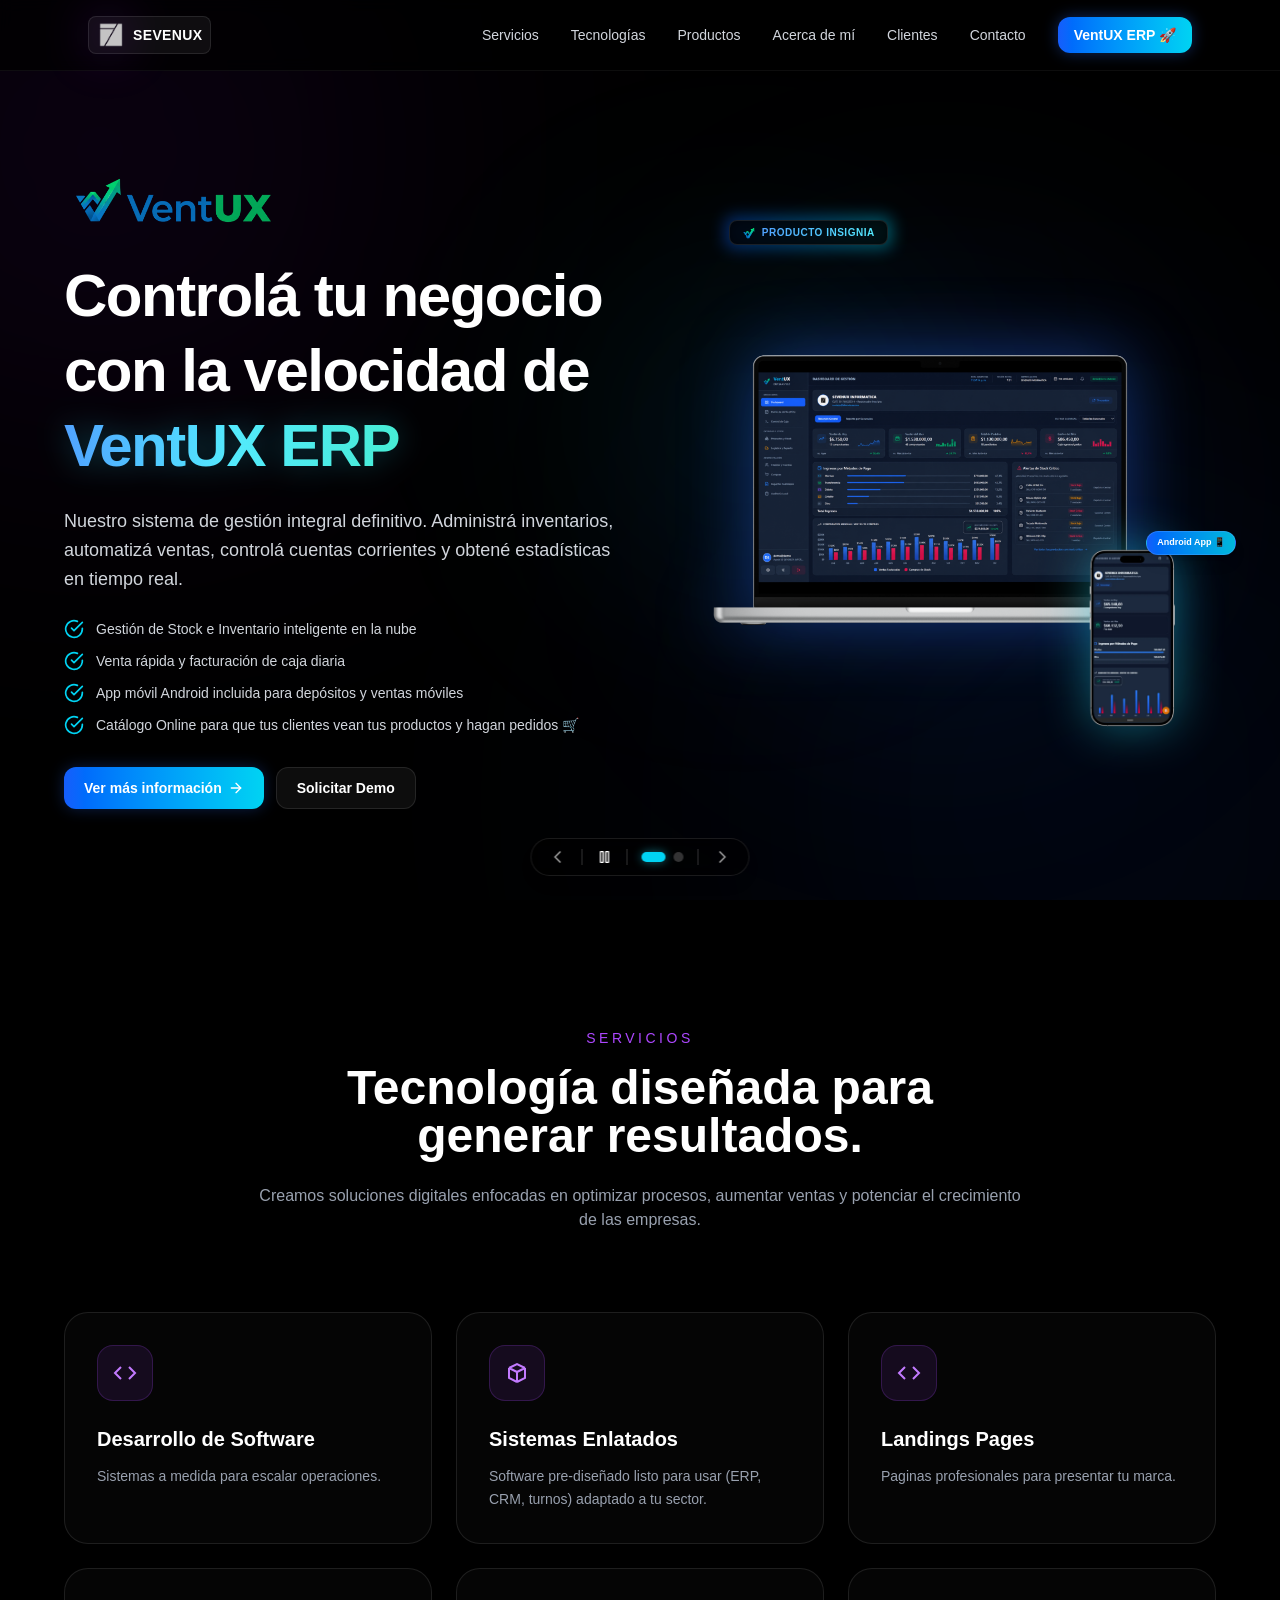
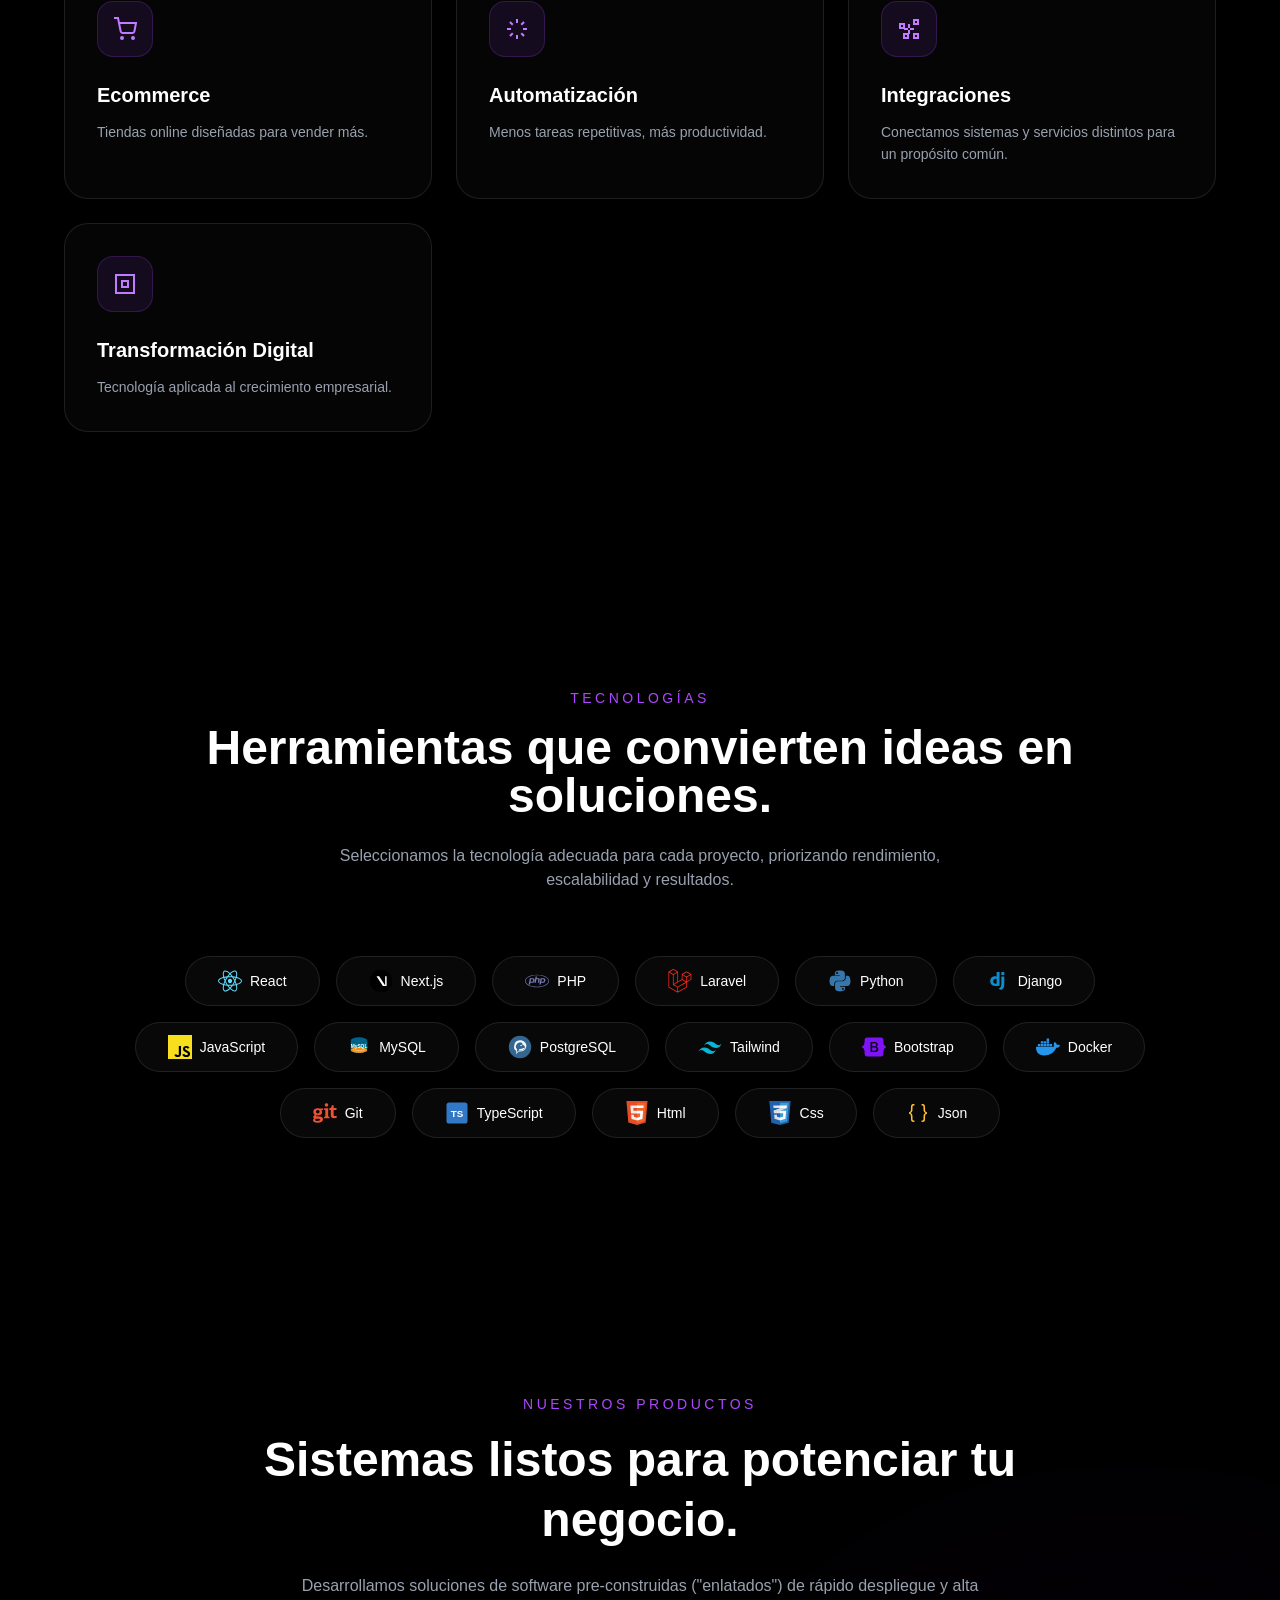
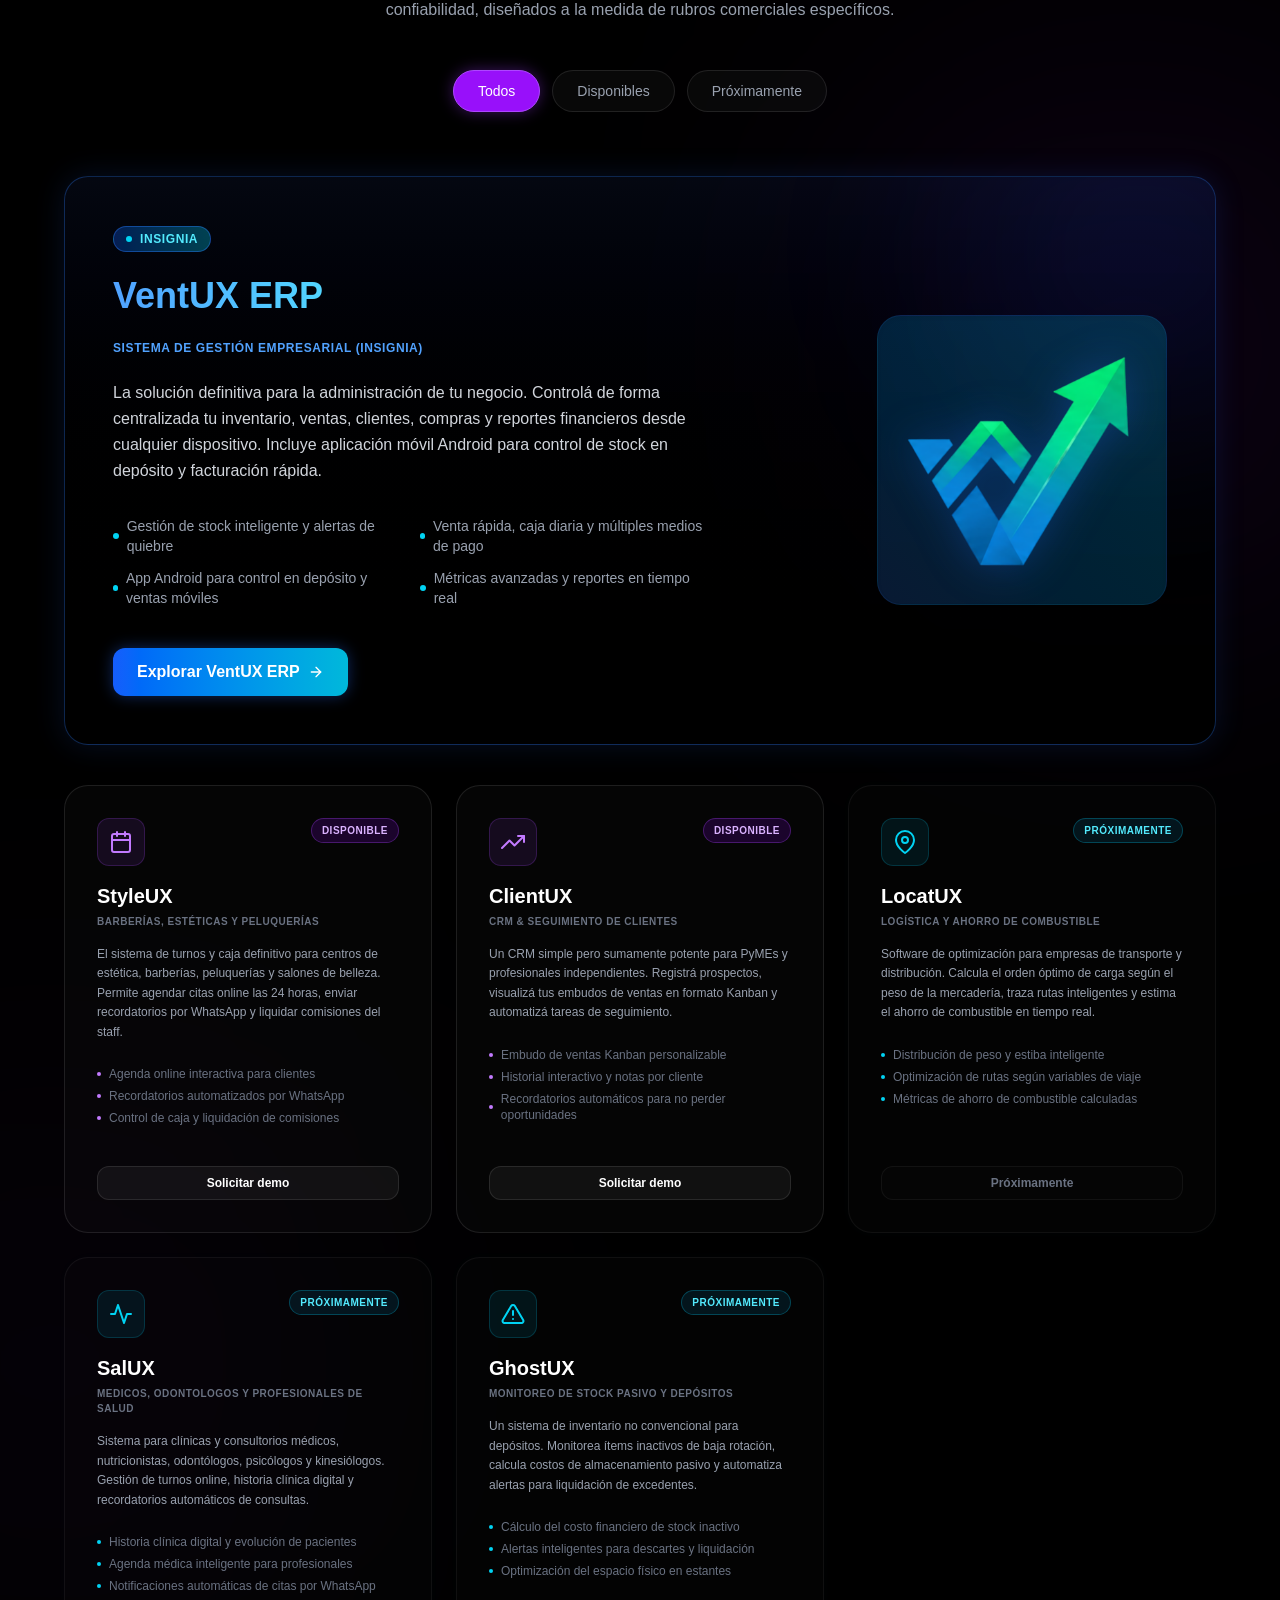
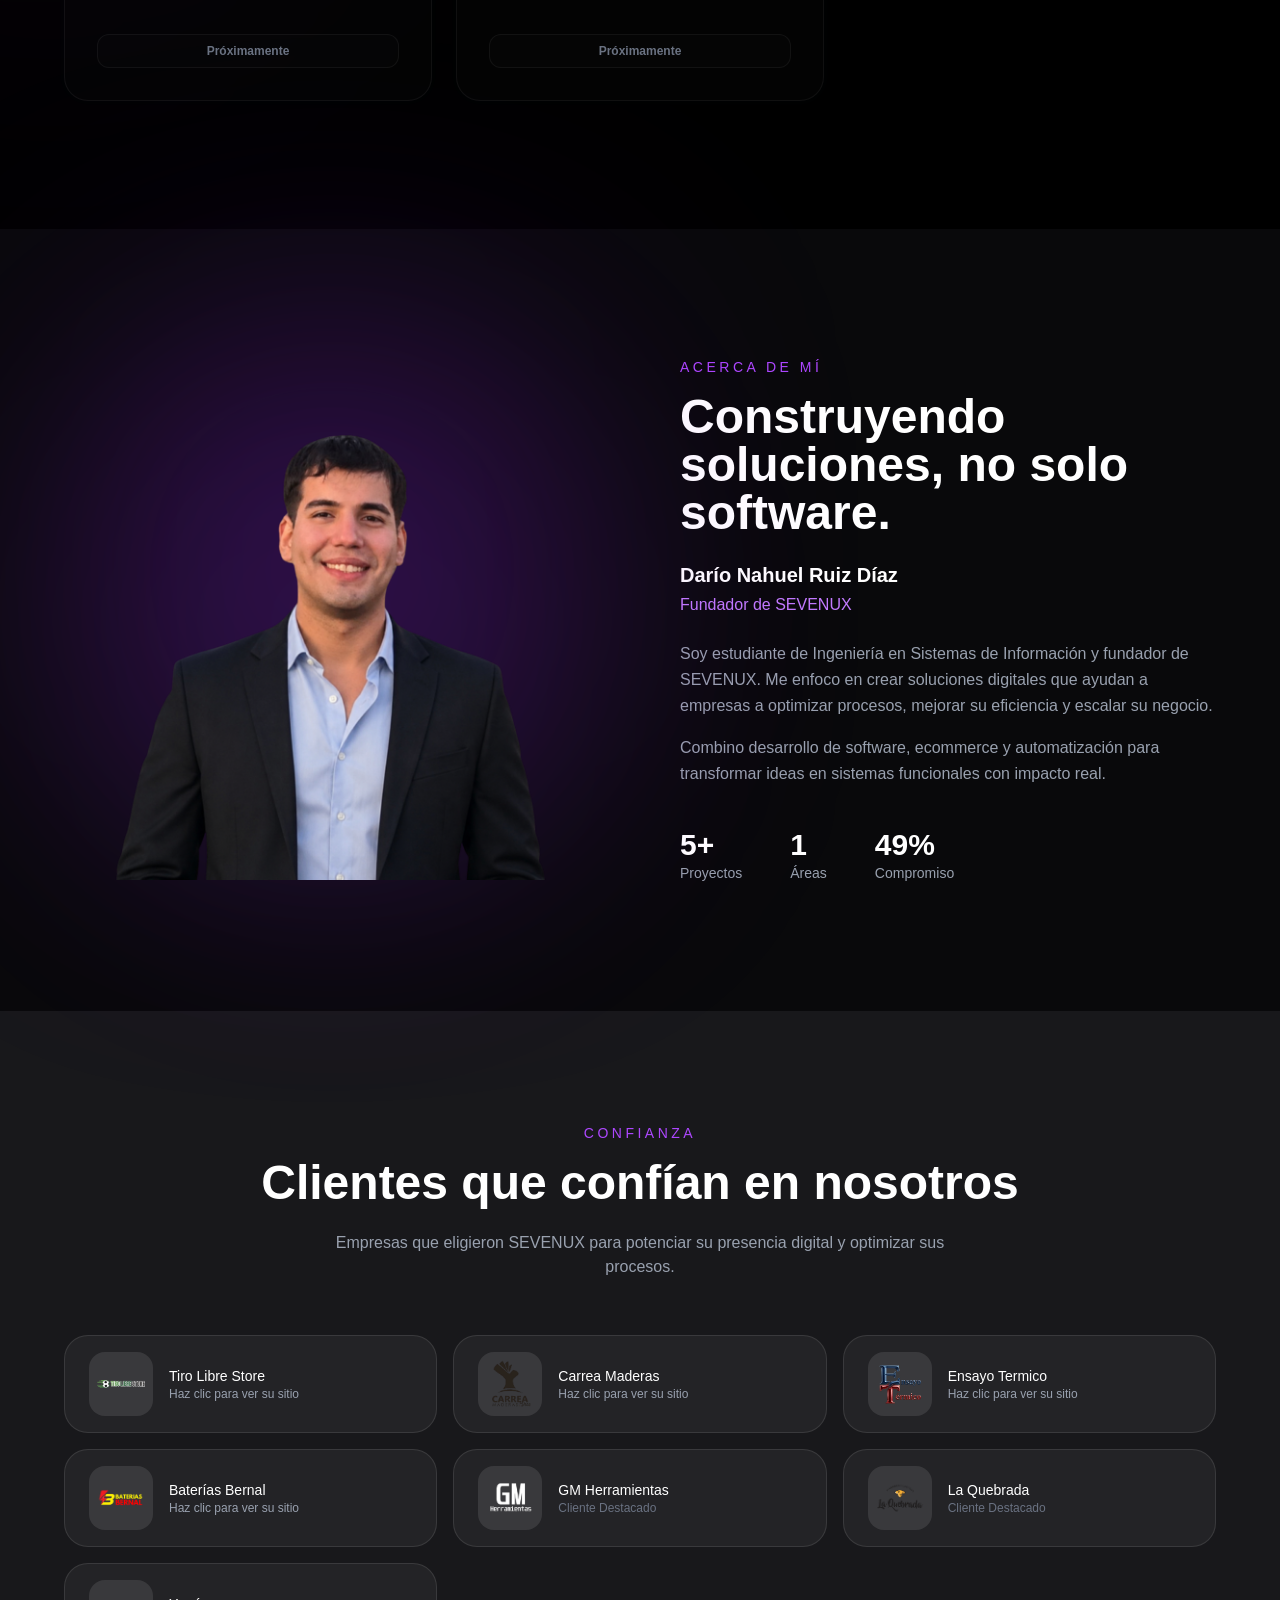
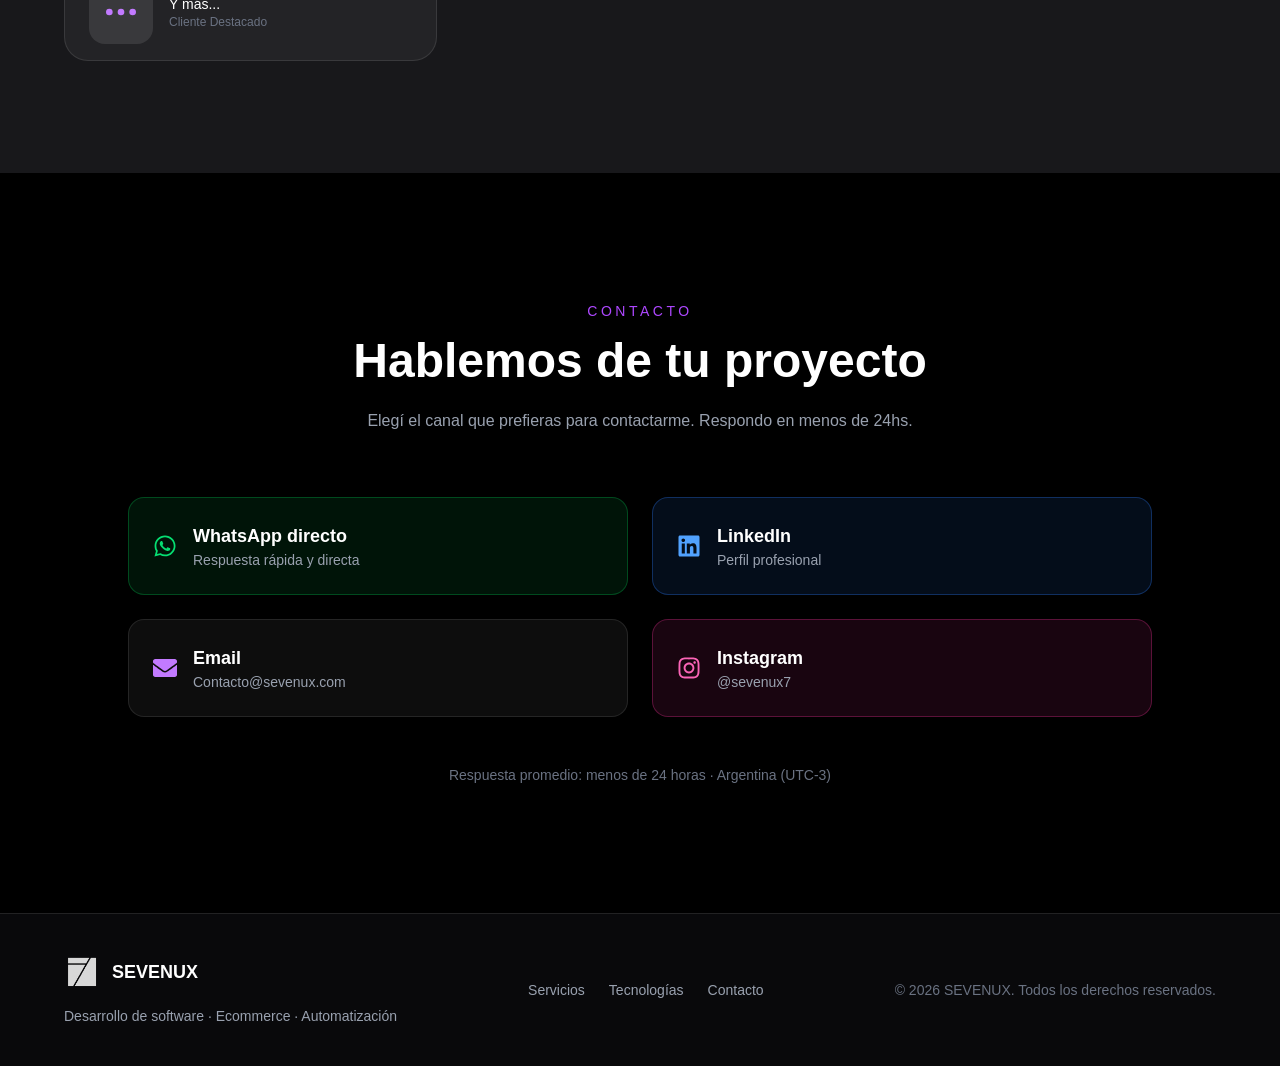
<file: index.html>
<!DOCTYPE html><html lang="es" class="geist_a71539c9-module__T19VSG__variable geist_mono_8d43a2aa-module__8Li5zG__variable h-full antialiased"><head><meta charSet="utf-8"/><meta name="viewport" content="width=device-width, initial-scale=1"/><link rel="preload" href="/_next/static/media/797e433ab948586e-s.p.0r6juujl39pe6.woff2" as="font" crossorigin="" type="font/woff2"/><link rel="preload" href="/_next/static/media/caa3a2e1cccd8315-s.p.0wgildi0cnwt9.woff2" as="font" crossorigin="" type="font/woff2"/><link rel="preload" as="image" href="/images/computadora.png"/><link rel="preload" as="image" href="/images/telefono.png"/><link rel="preload" href="/tech/react.svg" as="image"/><link rel="preload" href="/tech/nextjs.svg" as="image"/><link rel="preload" href="/tech/php.svg" as="image"/><link rel="preload" href="/tech/laravel.svg" as="image"/><link rel="preload" href="/tech/python.svg" as="image"/><link rel="preload" href="/tech/django.svg" as="image"/><link rel="preload" href="/tech/js.svg" as="image"/><link rel="preload" href="/tech/mysql.svg" as="image"/><link rel="stylesheet" href="/_next/static/chunks/2d9qe3i3ia_9b.css" data-precedence="next"/><link rel="preload" as="script" fetchPriority="low" href="/_next/static/chunks/1guoti84v2fh3.js"/><script src="/_next/static/chunks/3n3uy-1nmxjdi.js" async=""></script><script src="/_next/static/chunks/3peubv2924kx4.js" async=""></script><script src="/_next/static/chunks/turbopack-1x57nfz1rdjy1.js" async=""></script><script src="/_next/static/chunks/1d4h-sglyo8ft.js" async=""></script><script src="/_next/static/chunks/14mumt5_n0xhi.js" async=""></script><script src="/_next/static/chunks/2s-6ynkuw2bgp.js" async=""></script><script src="/_next/static/chunks/41qm38c-aagzx.js" async=""></script><link rel="preload" href="clients/logotirolibre.png" as="image"/><link rel="preload" href="clients/logocarrea.png" as="image"/><link rel="preload" href="/clients/ensayologo.png" as="image"/><link rel="preload" href="clients/logobernal.png" as="image"/><link rel="preload" href="/tech/postgresql.svg" as="image"/><link rel="preload" href="/tech/tailwind.svg" as="image"/><link rel="preload" href="/tech/bootstrap.svg" as="image"/><link rel="preload" href="/tech/docker.svg" as="image"/><link rel="preload" href="/tech/git.svg" as="image"/><link rel="preload" href="/tech/typescript.svg" as="image"/><link rel="preload" href="/tech/html.svg" as="image"/><link rel="preload" href="/tech/css.svg" as="image"/><link rel="preload" href="/tech/json.svg" as="image"/><link rel="preload" href="clients/logogm.png" as="image"/><link rel="preload" href="clients/logoquebrada.png" as="image"/><meta name="next-size-adjust" content=""/><title>SEVENUX | Agencia de Desarrollo de Software y Automatización</title><meta name="description" content="Desarrollo de software a medida, ecommerce, automatización de procesos, consultoría tecnológica y sistemas ERP para potenciar y escalar negocios en Chaco, Argentina y Latinoamérica."/><meta name="author" content="SEVENUX"/><meta name="keywords" content="SEVENUX,desarrollo de software,sistemas a medida,automatizacion de procesos,agencia de software Chaco,desarrollo web Argentina,sistemas de gestion,desarrollo ecommerce,software empresarial,consultoria tecnologica"/><meta name="creator" content="Nahuel Ruiz Díaz"/><meta name="publisher" content="SEVENUX"/><meta name="robots" content="index, follow"/><meta name="googlebot" content="index, follow, max-image-preview:large, max-snippet:-1"/><link rel="canonical" href="https://sevenux.com/"/><meta property="og:title" content="SEVENUX | Agencia de Desarrollo de Software y Automatización"/><meta property="og:description" content="Construimos software que transforma negocios. Desarrollo de sistemas a medida, ecommerce, automatización de procesos y consultoría tecnológica en Chaco, Argentina."/><meta property="og:url" content="https://sevenux.com/"/><meta property="og:site_name" content="SEVENUX"/><meta property="og:locale" content="es_AR"/><meta property="og:image" content="https://sevenux.com/wsevenux.png"/><meta property="og:image:width" content="800"/><meta property="og:image:height" content="800"/><meta property="og:image:alt" content="SEVENUX Software &amp; Automation"/><meta property="og:type" content="website"/><meta name="twitter:card" content="summary_large_image"/><meta name="twitter:title" content="SEVENUX | Agencia de Desarrollo de Software y Automatización"/><meta name="twitter:description" content="Construimos software que transforma negocios. Desarrollo de sistemas a medida, ecommerce y automatización de procesos."/><meta name="twitter:image" content="https://sevenux.com/wsevenux.png"/><link rel="icon" href="/favicon.ico?favicon.2-701hm33n0pg.ico" sizes="48x48" type="image/x-icon"/><script type="application/ld+json">{"@context":"https://schema.org","@type":"Organization","name":"SEVENUX","url":"https://sevenux.com","logo":"https://sevenux.com/wsevenux.png","founder":"Nahuel Ruiz Díaz","foundingLocation":"Chaco, Argentina","sameAs":["https://www.linkedin.com/in/dario-nahuel-ru%C3%ADz-d%C3%ADaz-30aba5245"],"description":"Desarrollo de software a medida, ecommerce, automatización de procesos y consultoría tecnológica."}</script><script src="/_next/static/chunks/0cz1d0mv5g_q7.js" noModule=""></script></head><body class="min-h-full flex flex-col"><div hidden=""><!--$--><!--/$--></div><header class="fixed top-0 w-full z-40 bg-black/70 backdrop-blur border-b border-white/5"><div class="max-w-6xl mx-auto flex items-center justify-between px-6 py-4"><div class="flex items-center gap-3"><button type="button" class="md:hidden rounded-lg border border-white/10 bg-white/5 p-3 text-white transition hover:bg-white/10" aria-label="Abrir menú"><span class="block h-0.5 w-6 bg-white mb-1"></span><span class="block h-0.5 w-6 bg-white mb-1"></span><span class="block h-0.5 w-6 bg-white"></span></button><a href="/" class="flex items-center gap-3 relative"><div class="absolute w-10 h-10 bg-purple-600/20 blur-xl rounded-full"></div><div class="bg-white/5 border border-white/10 rounded-lg px-2 py-1 flex items-center gap-2 relative"><img alt="SEVENUX" loading="lazy" width="28" height="28" decoding="async" data-nimg="1" class="opacity-90" style="color:transparent" src="/wsevenux.png"/><span class="text-white text-sm font-semibold tracking-wide">SEVENUX</span></div></a></div><nav class="hidden md:flex items-center gap-8 text-sm text-gray-300"><a href="/#services" class="hover:text-white transition">Servicios</a><a href="/#technologies" class="hover:text-white transition">Tecnologías</a><a href="/#products" class="hover:text-white transition">Productos</a><a href="/#founder" class="hover:text-white transition">Acerca de mí</a><a href="/#Clients" class="hover:text-white transition">Clientes</a><a href="/#contact" class="hover:text-white transition">Contacto</a><a href="/ventux" class="px-4 py-2 rounded-xl bg-gradient-to-r from-blue-600 to-cyan-400 text-white font-bold hover:from-blue-500 hover:to-cyan-300 transition-all duration-300 shadow-[0_0_15px_rgba(37,99,235,0.4)] hover:shadow-[0_0_20px_rgba(34,211,238,0.6)]">VentUX ERP 🚀</a></nav></div></header><div class="hidden"><div class="absolute left-0 top-0 h-full w-72 max-w-[90vw] bg-[#090909] p-6 shadow-2xl transition-transform duration-300 -translate-x-full"><div class="flex items-center justify-between mb-8"><p class="text-sm uppercase tracking-[0.3em] text-purple-400">Menu</p><button type="button" class="rounded-lg border border-white/10 bg-white/5 px-3 py-2 text-white transition hover:bg-white/10" aria-label="Cerrar menú">Cerrar</button></div><nav class="flex flex-col gap-4 text-sm text-gray-200"><a href="/#services" class="block rounded-2xl border border-white/10 bg-white/5 px-4 py-3 transition hover:bg-white/10">Servicios</a><a href="/#technologies" class="block rounded-2xl border border-white/10 bg-white/5 px-4 py-3 transition hover:bg-white/10">Tecnologías</a><a href="/#products" class="block rounded-2xl border border-white/10 bg-white/5 px-4 py-3 transition hover:bg-white/10">Productos</a><a href="/#founder" class="block rounded-2xl border border-white/10 bg-white/5 px-4 py-3 transition hover:bg-white/10">Acerca de mí</a><a href="/#Clients" class="block rounded-2xl border border-white/10 bg-white/5 px-4 py-3 transition hover:bg-white/10">Clientes</a><a href="/#contact" class="block rounded-2xl border border-white/10 bg-white/5 px-4 py-3 transition hover:bg-white/10">Contacto</a><a href="/ventux" class="block rounded-2xl bg-gradient-to-r from-blue-600 to-cyan-400 text-white text-center font-bold px-4 py-3 shadow-[0_0_15px_rgba(37,99,235,0.4)] transition hover:opacity-90">VentUX ERP 🚀</a></nav></div></div><div id="top" class="relative w-full min-h-[860px] md:min-h-screen bg-black overflow-hidden group/slider cursor-pointer" title="Hacer click para pausar la rotación automática"><div class="
          transition-all
          duration-1000
          absolute
          inset-0
          w-full
          h-full
          opacity-100 z-10 pointer-events-auto scale-100
        "><section class="relative w-full min-h-full bg-black text-white flex items-center px-6 pt-20 pb-24 md:pt-36 md:pb-16 md:min-h-screen"><div class="absolute w-[500px] h-[500px] bg-purple-600/10 blur-[160px] rounded-full top-[-100px] left-[-150px] pointer-events-none"></div><div class="absolute w-[600px] h-[600px] bg-blue-600/10 blur-[180px] rounded-full bottom-[-200px] right-[-100px] pointer-events-none"></div><div class="absolute w-[300px] h-[300px] bg-cyan-500/10 blur-[120px] rounded-full top-[30%] right-[30%] pointer-events-none animate-pulse"></div><div class="max-w-6xl mx-auto w-full grid lg:grid-cols-12 gap-8 lg:gap-12 items-center z-10"><div class="lg:col-span-6 space-y-4 md:space-y-6"><div class="max-w-[150px] md:max-w-[220px] opacity-90"><img alt="VentUX ERP" loading="lazy" width="220" height="55" decoding="async" data-nimg="1" class="object-contain" style="color:transparent" src="/images/ventux_horizontal.png"/></div><h1 class="text-2xl sm:text-3xl md:text-5xl lg:text-6xl font-extrabold leading-tight tracking-tight">Controlá tu negocio con la velocidad de<!-- --> <span class="text-transparent bg-clip-text bg-gradient-to-r from-blue-400 via-cyan-300 to-teal-300 drop-shadow-[0_0_15px_rgba(34,211,238,0.3)]">VentUX ERP</span></h1><p class="text-gray-300 text-sm md:text-lg leading-relaxed">Nuestro sistema de gestión integral definitivo. Administrá inventarios, automatizá ventas, controlá cuentas corrientes y obtené estadísticas en tiempo real.</p><div class="block lg:hidden my-4 relative select-none"><div class="relative w-full max-w-[290px] mx-auto aspect-[4/3] flex items-center justify-center"><div class="relative w-[85%] z-10"><div class="absolute top-[-26px] left-[5%] z-30 inline-block"><div class="relative bg-black/80 border border-white/10 rounded-lg px-2.5 py-0.5 flex items-center gap-1.5 shadow-lg"><img alt="VentUX Logo" loading="lazy" width="10" height="10" decoding="async" data-nimg="1" class="object-contain" style="color:transparent" src="/images/ventux.png"/><span class="text-[8px] font-bold tracking-wider bg-gradient-to-r from-blue-400 to-cyan-300 text-transparent bg-clip-text uppercase">Producto INSIGNIA</span></div></div><img alt="VentUX ERP Notebook View" loading="lazy" width="400" height="250" decoding="async" data-nimg="1" class="w-full h-auto object-contain rounded-xl drop-shadow-[0_0_20px_rgba(37,99,235,0.4)]" style="color:transparent" src="/images/computadora.png"/></div><div class="absolute w-[35%] bottom-[-5px] right-[-5px] z-20"><img alt="VentUX ERP Mobile View" loading="lazy" width="150" height="300" decoding="async" data-nimg="1" class="w-full h-auto object-contain rounded-2xl drop-shadow-[0_0_15px_rgba(34,211,238,0.4)]" style="color:transparent" src="/images/telefono.png"/></div></div></div><div class="hidden md:block space-y-3"><div class="flex items-center gap-3"><svg stroke="currentColor" fill="none" stroke-width="2" viewBox="0 0 24 24" stroke-linecap="round" stroke-linejoin="round" class="w-5 h-5 text-cyan-400 flex-shrink-0" height="1em" width="1em" xmlns="http://www.w3.org/2000/svg"><path d="M22 11.08V12a10 10 0 1 1-5.93-9.14"></path><polyline points="22 4 12 14.01 9 11.01"></polyline></svg><span class="text-gray-300 text-sm font-medium">Gestión de Stock e Inventario inteligente en la nube</span></div><div class="flex items-center gap-3"><svg stroke="currentColor" fill="none" stroke-width="2" viewBox="0 0 24 24" stroke-linecap="round" stroke-linejoin="round" class="w-5 h-5 text-cyan-400 flex-shrink-0" height="1em" width="1em" xmlns="http://www.w3.org/2000/svg"><path d="M22 11.08V12a10 10 0 1 1-5.93-9.14"></path><polyline points="22 4 12 14.01 9 11.01"></polyline></svg><span class="text-gray-300 text-sm font-medium">Venta rápida y facturación de caja diaria</span></div><div class="flex items-center gap-3"><svg stroke="currentColor" fill="none" stroke-width="2" viewBox="0 0 24 24" stroke-linecap="round" stroke-linejoin="round" class="w-5 h-5 text-cyan-400 flex-shrink-0" height="1em" width="1em" xmlns="http://www.w3.org/2000/svg"><path d="M22 11.08V12a10 10 0 1 1-5.93-9.14"></path><polyline points="22 4 12 14.01 9 11.01"></polyline></svg><span class="text-gray-300 text-sm font-medium">App móvil Android incluida para depósitos y ventas móviles</span></div><div class="flex items-center gap-3"><svg stroke="currentColor" fill="none" stroke-width="2" viewBox="0 0 24 24" stroke-linecap="round" stroke-linejoin="round" class="w-5 h-5 text-cyan-400 flex-shrink-0" height="1em" width="1em" xmlns="http://www.w3.org/2000/svg"><path d="M22 11.08V12a10 10 0 1 1-5.93-9.14"></path><polyline points="22 4 12 14.01 9 11.01"></polyline></svg><span class="text-gray-300 text-sm font-medium">Catálogo Online para que tus clientes vean tus productos y hagan pedidos 🛒</span></div></div><div class="flex flex-row gap-3 pt-2"><a href="/ventux" class=" px-5 py-2.5 rounded-xl bg-gradient-to-r from-blue-600 to-cyan-400 text-white text-xs md:text-sm font-bold text-center hover:from-blue-500 hover:to-cyan-300 transition-all duration-300 shadow-[0_0_15px_rgba(37,99,235,0.3)] flex items-center justify-center gap-1.5 group "><span>Ver más información</span><svg stroke="currentColor" fill="none" stroke-width="2" viewBox="0 0 24 24" stroke-linecap="round" stroke-linejoin="round" class="w-4 h-4 group-hover:translate-x-0.5 transition-transform" height="1em" width="1em" xmlns="http://www.w3.org/2000/svg"><line x1="5" y1="12" x2="19" y2="12"></line><polyline points="12 5 19 12 12 19"></polyline></svg></a><a href="#contact" class=" px-5 py-2.5 rounded-xl border border-white/10 bg-white/5 hover:bg-white/10 text-white text-xs md:text-sm font-semibold text-center transition flex items-center justify-center ">Solicitar Demo</a></div></div><div class="hidden lg:flex lg:col-span-6 relative justify-center items-center mt-12 lg:mt-0"><div class="absolute w-[400px] h-[400px] bg-blue-500/10 blur-[130px] rounded-full pointer-events-none"></div><div class="relative w-full max-w-[500px] lg:max-w-none aspect-[4/3] flex items-center justify-center"><div class="relative w-[85%] z-10 transition-transform duration-500 hover:scale-[1.02]"><div class="absolute top-[-35px] left-[5%] z-30 inline-block"><div class="absolute -inset-1 rounded-lg bg-gradient-to-r from-blue-600 to-cyan-400 opacity-40 blur"></div><div class="relative bg-black/80 border border-white/10 rounded-lg px-3 py-1 flex items-center gap-1.5"><img alt="VentUX Logo" loading="lazy" width="14" height="14" decoding="async" data-nimg="1" class="object-contain" style="color:transparent" src="/images/ventux.png"/><span class="text-[10px] font-bold tracking-wider bg-gradient-to-r from-blue-400 to-cyan-300 text-transparent bg-clip-text uppercase">Producto INSIGNIA</span></div></div><img alt="VentUX ERP en Notebook" width="640" height="400" decoding="async" data-nimg="1" class="w-full h-auto object-contain drop-shadow-[0_0_35px_rgba(37,99,235,0.45)]" style="color:transparent" src="/images/computadora.png"/></div><div class="absolute w-[35%] bottom-[-10px] right-[-10px] z-20 transition-all duration-500 hover:scale-105"><img alt="VentUX ERP en Celular Android" width="240" height="480" decoding="async" data-nimg="1" class="w-full h-auto object-contain drop-shadow-[0_0_25px_rgba(34,211,238,0.45)]" style="color:transparent" src="/images/telefono.png"/><div class="absolute top-[-10px] right-[-10px] bg-gradient-to-r from-blue-600 to-cyan-500 border border-blue-400/40 text-[9px] font-bold text-white px-2.5 py-1 rounded-full shadow-lg whitespace-nowrap">Android App 📱</div></div></div></div></div></section></div><div class="
          transition-all
          duration-1000
          absolute
          inset-0
          w-full
          h-full
          opacity-0 z-0 pointer-events-none scale-[0.98]
        "><section id="custom-software" class="relative w-full min-h-full bg-black text-white flex items-center px-6 pt-20 pb-24 md:pt-32 md:pb-16 md:min-h-screen"><div class="absolute w-[500px] h-[500px] bg-purple-600/20 blur-[160px] rounded-full top-[-150px] left-[-150px] pointer-events-none"></div><div class="absolute w-[500px] h-[500px] bg-purple-600/10 blur-[180px] rounded-full bottom-[-200px] right-[-200px] pointer-events-none"></div><div class="max-w-6xl mx-auto w-full grid lg:grid-cols-2 gap-8 lg:gap-12 items-center z-10"><div class="space-y-3 md:space-y-4"><p class="text-purple-400 uppercase tracking-[0.3em] text-xs">SEVENUX · Software &amp; Automation</p><h1 class="text-3xl md:text-6xl lg:text-7xl font-bold leading-tight">Construimos software que transforma negocios.</h1><p class="text-gray-400 text-sm md:text-lg max-w-xl">Desarrollo de sistemas, ecommerce y automatización para empresas que quieren escalar con tecnología real.</p><div class="flex flex-row gap-3 pt-2"><a href="#services" class="px-5 py-2.5 rounded-xl bg-purple-600 hover:bg-purple-700 text-xs md:text-sm font-bold transition text-center">Ver servicios</a><a href="#contact" class="px-5 py-2.5 rounded-xl border border-white/10 hover:bg-white/5 text-xs md:text-sm font-semibold text-center transition">Contacto</a></div></div><div class="relative mt-6 lg:mt-0 select-none"><div class="absolute w-[400px] h-[400px] bg-purple-600/20 blur-[120px] rounded-full pointer-events-none"></div><div class="relative bg-[#0f0f0f] border border-white/10 rounded-2xl shadow-2xl overflow-hidden"><div class="flex items-center gap-2 px-3 py-2 md:px-4 md:py-3 border-b border-white/10"><span class="w-2.5 h-2.5 bg-red-500 rounded-full"></span><span class="w-2.5 h-2.5 bg-yellow-500 rounded-full"></span><span class="w-2.5 h-2.5 bg-green-500 rounded-full"></span><p class="text-xs text-gray-400 ml-3 font-mono">sevenux-core.tsx</p></div><div class="p-4 md:p-6 font-mono text-[11px] md:text-sm text-gray-300 space-y-1.5 md:space-y-2"><p class="text-purple-400">project: sevenux-core</p><p class="text-gray-500">&gt; Run &quot;Software&quot;</p><p class="text-gray-300">✔ Desarrollo de sistemas a medida...</p><p class="text-gray-300">✔ Ecommerce y Web Apps en la nube...</p><p class="text-gray-300">✔ Automatizaciones de procesos...</p><div class="pt-2 flex items-center gap-2"><span class="w-2 h-2 rounded-full bg-green-500 animate-pulse"></span><span class="text-green-400 font-bold">STATUS: READY</span></div><p class="text-gray-500 text-[9px] md:text-[11px]">performance: 98.7% | confiabilidad: 100%</p></div></div></div></div></section></div><button class=" hidden md:flex absolute left-8 top-1/2 -translate-y-1/2 z-30 w-12 h-12 rounded-full border border-white/10 bg-black/50 backdrop-blur-md text-white items-center justify-center hover:bg-purple-600/20 hover:border-purple-500/30 transition-all duration-300 opacity-0 group-hover/slider:opacity-100 shadow-lg cursor-pointer " aria-label="Diapositiva anterior"><svg stroke="currentColor" fill="none" stroke-width="2" viewBox="0 0 24 24" stroke-linecap="round" stroke-linejoin="round" class="w-6 h-6" height="1em" width="1em" xmlns="http://www.w3.org/2000/svg"><polyline points="15 18 9 12 15 6"></polyline></svg></button><button class=" hidden md:flex absolute right-8 top-1/2 -translate-y-1/2 z-30 w-12 h-12 rounded-full border border-white/10 bg-black/50 backdrop-blur-md text-white items-center justify-center hover:bg-purple-600/20 hover:border-purple-500/30 transition-all duration-300 opacity-0 group-hover/slider:opacity-100 shadow-lg cursor-pointer " aria-label="Siguiente diapositiva"><svg stroke="currentColor" fill="none" stroke-width="2" viewBox="0 0 24 24" stroke-linecap="round" stroke-linejoin="round" class="w-6 h-6" height="1em" width="1em" xmlns="http://www.w3.org/2000/svg"><polyline points="9 18 15 12 9 6"></polyline></svg></button><div class="absolute bottom-6 left-1/2 -translate-x-1/2 flex items-center gap-3.5 z-30 bg-black/45 backdrop-blur-md px-4 py-2 rounded-full border border-white/10 shadow-lg"><button class="text-white/60 hover:text-white transition cursor-pointer flex items-center justify-center" title="Diapositiva anterior"><svg stroke="currentColor" fill="none" stroke-width="2" viewBox="0 0 24 24" stroke-linecap="round" stroke-linejoin="round" class="w-5 h-5" height="1em" width="1em" xmlns="http://www.w3.org/2000/svg"><polyline points="15 18 9 12 15 6"></polyline></svg></button><span class="w-[1px] h-4 bg-white/20"></span><button class="text-white hover:text-cyan-400 transition cursor-pointer flex items-center justify-center" title="Pausar reproducción automática"><svg stroke="currentColor" fill="none" stroke-width="2" viewBox="0 0 24 24" stroke-linecap="round" stroke-linejoin="round" class="w-4 h-4 animate-pulse" height="1em" width="1em" xmlns="http://www.w3.org/2000/svg"><rect x="6" y="4" width="4" height="16"></rect><rect x="14" y="4" width="4" height="16"></rect></svg></button><span class="w-[1px] h-4 bg-white/20"></span><div class="flex gap-2"><button class="h-2.5 rounded-full transition-all duration-500 cursor-pointer bg-cyan-400 w-6 shadow-[0_0_10px_rgba(34,211,238,0.5)]" aria-label="Ver VentUX ERP"></button><button class="h-2.5 rounded-full transition-all duration-500 cursor-pointer bg-white/20 hover:bg-white/40 w-2.5" aria-label="Ver SEVENUX Software"></button></div><span class="w-[1px] h-4 bg-white/20"></span><button class="text-white/60 hover:text-white transition cursor-pointer flex items-center justify-center" title="Siguiente diapositiva"><svg stroke="currentColor" fill="none" stroke-width="2" viewBox="0 0 24 24" stroke-linecap="round" stroke-linejoin="round" class="w-5 h-5" height="1em" width="1em" xmlns="http://www.w3.org/2000/svg"><polyline points="9 18 15 12 9 6"></polyline></svg></button></div></div><section id="services" class="bg-black text-white py-32 px-6"><div class="max-w-6xl mx-auto"><div class="text-center max-w-3xl mx-auto"><p class="text-purple-500 uppercase tracking-[0.25em] text-sm">Servicios</p><h2 class="text-4xl md:text-5xl font-bold mt-4">Tecnología diseñada para generar resultados.</h2><p class="text-gray-400 mt-6">Creamos soluciones digitales enfocadas en optimizar procesos, aumentar ventas y potenciar el crecimiento de las empresas.</p></div><div class="grid grid-cols-1 md:grid-cols-2 lg:grid-cols-3 gap-6 mt-20"><div class="   group   relative   p-8   rounded-3xl   border   border-white/10   bg-white/[0.02]   hover:border-purple-500/40   transition-all   duration-300   overflow-hidden   "><div class="   absolute   inset-0   bg-gradient-to-br   from-purple-600/0   to-purple-600/10   opacity-0   group-hover:opacity-100   transition-opacity   "></div><div class="relative z-10"><div class="   w-14   h-14   rounded-2xl   bg-purple-500/10   border   border-purple-500/20   flex   items-center   justify-center   text-purple-400   mb-6   "><svg class="w-6 h-6" fill="none" stroke="currentColor" stroke-width="2" viewBox="0 0 24 24"><path d="M16 18l6-6-6-6"></path><path d="M8 6l-6 6 6 6"></path></svg></div><h3 class="text-xl font-semibold">Desarrollo de Software</h3><p class="text-gray-400 mt-3 text-sm leading-relaxed">Sistemas a medida para escalar operaciones.</p></div></div><div class="   group   relative   p-8   rounded-3xl   border   border-white/10   bg-white/[0.02]   hover:border-purple-500/40   transition-all   duration-300   overflow-hidden   "><div class="   absolute   inset-0   bg-gradient-to-br   from-purple-600/0   to-purple-600/10   opacity-0   group-hover:opacity-100   transition-opacity   "></div><div class="relative z-10"><div class="   w-14   h-14   rounded-2xl   bg-purple-500/10   border   border-purple-500/20   flex   items-center   justify-center   text-purple-400   mb-6   "><svg class="w-6 h-6" fill="none" stroke="currentColor" stroke-width="2" viewBox="0 0 24 24"><path d="M20 7l-8-4-8 4m16 0l-8 4m8-4v10l-8 4m0-10L4 7m8 4v10M4 7v10l8 4"></path></svg></div><h3 class="text-xl font-semibold">Sistemas Enlatados</h3><p class="text-gray-400 mt-3 text-sm leading-relaxed">Software pre-diseñado listo para usar (ERP, CRM, turnos) adaptado a tu sector.</p></div></div><div class="   group   relative   p-8   rounded-3xl   border   border-white/10   bg-white/[0.02]   hover:border-purple-500/40   transition-all   duration-300   overflow-hidden   "><div class="   absolute   inset-0   bg-gradient-to-br   from-purple-600/0   to-purple-600/10   opacity-0   group-hover:opacity-100   transition-opacity   "></div><div class="relative z-10"><div class="   w-14   h-14   rounded-2xl   bg-purple-500/10   border   border-purple-500/20   flex   items-center   justify-center   text-purple-400   mb-6   "><svg class="w-6 h-6" fill="none" stroke="currentColor" stroke-width="2" viewBox="0 0 24 24"><path d="M16 18l6-6-6-6"></path><path d="M8 6l-6 6 6 6"></path></svg></div><h3 class="text-xl font-semibold">Landings Pages</h3><p class="text-gray-400 mt-3 text-sm leading-relaxed">Paginas profesionales para presentar tu marca.</p></div></div><div class="   group   relative   p-8   rounded-3xl   border   border-white/10   bg-white/[0.02]   hover:border-purple-500/40   transition-all   duration-300   overflow-hidden   "><div class="   absolute   inset-0   bg-gradient-to-br   from-purple-600/0   to-purple-600/10   opacity-0   group-hover:opacity-100   transition-opacity   "></div><div class="relative z-10"><div class="   w-14   h-14   rounded-2xl   bg-purple-500/10   border   border-purple-500/20   flex   items-center   justify-center   text-purple-400   mb-6   "><svg class="w-6 h-6" fill="none" stroke="currentColor" stroke-width="2" viewBox="0 0 24 24"><circle cx="9" cy="21" r="1"></circle><circle cx="20" cy="21" r="1"></circle><path d="M1 1h4l2.68 13.39a2 2 0 002 1.61h9.72a2 2 0 002-1.61L23 6H6"></path></svg></div><h3 class="text-xl font-semibold">Ecommerce</h3><p class="text-gray-400 mt-3 text-sm leading-relaxed">Tiendas online diseñadas para vender más.</p></div></div><div class="   group   relative   p-8   rounded-3xl   border   border-white/10   bg-white/[0.02]   hover:border-purple-500/40   transition-all   duration-300   overflow-hidden   "><div class="   absolute   inset-0   bg-gradient-to-br   from-purple-600/0   to-purple-600/10   opacity-0   group-hover:opacity-100   transition-opacity   "></div><div class="relative z-10"><div class="   w-14   h-14   rounded-2xl   bg-purple-500/10   border   border-purple-500/20   flex   items-center   justify-center   text-purple-400   mb-6   "><svg class="w-6 h-6" fill="none" stroke="currentColor" stroke-width="2" viewBox="0 0 24 24"><path d="M12 2v4"></path><path d="M12 18v4"></path><path d="M4.93 4.93l2.83 2.83"></path><path d="M16.24 16.24l2.83 2.83"></path><path d="M2 12h4"></path><path d="M18 12h4"></path><path d="M4.93 19.07l2.83-2.83"></path><path d="M16.24 7.76l2.83-2.83"></path></svg></div><h3 class="text-xl font-semibold">Automatización</h3><p class="text-gray-400 mt-3 text-sm leading-relaxed">Menos tareas repetitivas, más productividad.</p></div></div><div class="   group   relative   p-8   rounded-3xl   border   border-white/10   bg-white/[0.02]   hover:border-purple-500/40   transition-all   duration-300   overflow-hidden   "><div class="   absolute   inset-0   bg-gradient-to-br   from-purple-600/0   to-purple-600/10   opacity-0   group-hover:opacity-100   transition-opacity   "></div><div class="relative z-10"><div class="   w-14   h-14   rounded-2xl   bg-purple-500/10   border   border-purple-500/20   flex   items-center   justify-center   text-purple-400   mb-6   "><svg class="w-6 h-6" fill="none" stroke="currentColor" stroke-width="2" viewBox="0 0 24 24"><path d="M3 7h4v4H3z"></path><path d="M17 3h4v4h-4z"></path><path d="M17 17h4v4h-4z"></path><path d="M7 17h4v4H7z"></path><path d="M12 7v4"></path><path d="M12 13v4"></path><path d="M7 12h4"></path><path d="M13 12h4"></path></svg></div><h3 class="text-xl font-semibold">Integraciones</h3><p class="text-gray-400 mt-3 text-sm leading-relaxed">Conectamos sistemas y servicios distintos para un propósito común.</p></div></div><div class="   group   relative   p-8   rounded-3xl   border   border-white/10   bg-white/[0.02]   hover:border-purple-500/40   transition-all   duration-300   overflow-hidden   "><div class="   absolute   inset-0   bg-gradient-to-br   from-purple-600/0   to-purple-600/10   opacity-0   group-hover:opacity-100   transition-opacity   "></div><div class="relative z-10"><div class="   w-14   h-14   rounded-2xl   bg-purple-500/10   border   border-purple-500/20   flex   items-center   justify-center   text-purple-400   mb-6   "><svg class="w-6 h-6" fill="none" stroke="currentColor" stroke-width="2" viewBox="0 0 24 24"><path d="M3 3h18v18H3z"></path><path d="M9 9h6v6H9z"></path></svg></div><h3 class="text-xl font-semibold">Transformación Digital</h3><p class="text-gray-400 mt-3 text-sm leading-relaxed">Tecnología aplicada al crecimiento empresarial.</p></div></div></div></div></section><section id="technologies" class="bg-black text-white py-32 px-6"><div class="max-w-5xl mx-auto text-center"><p class="text-purple-500 uppercase tracking-[0.25em] text-sm">Tecnologías</p><h2 class="text-4xl md:text-5xl font-bold mt-4">Herramientas que convierten ideas en soluciones.</h2><p class="text-gray-400 mt-6 max-w-2xl mx-auto">Seleccionamos la tecnología adecuada para cada proyecto, priorizando rendimiento, escalabilidad y resultados.</p><div class="flex flex-wrap justify-center gap-4 mt-16"><div class="   px-8   py-3   rounded-full   border   border-white/10   bg-white/[0.03]   hover:border-purple-500/40   hover:bg-purple-500/10   transition-all   duration-300   flex   items-center   gap-2   "><img src="/tech/react.svg" alt="React" class="w-6 h-6"/><p class="text-sm font-medium">React</p></div><div class="   px-8   py-3   rounded-full   border   border-white/10   bg-white/[0.03]   hover:border-purple-500/40   hover:bg-purple-500/10   transition-all   duration-300   flex   items-center   gap-2   "><img src="/tech/nextjs.svg" alt="Next.js" class="w-6 h-6"/><p class="text-sm font-medium">Next.js</p></div><div class="   px-8   py-3   rounded-full   border   border-white/10   bg-white/[0.03]   hover:border-purple-500/40   hover:bg-purple-500/10   transition-all   duration-300   flex   items-center   gap-2   "><img src="/tech/php.svg" alt="PHP" class="w-6 h-6"/><p class="text-sm font-medium">PHP</p></div><div class="   px-8   py-3   rounded-full   border   border-white/10   bg-white/[0.03]   hover:border-purple-500/40   hover:bg-purple-500/10   transition-all   duration-300   flex   items-center   gap-2   "><img src="/tech/laravel.svg" alt="Laravel" class="w-6 h-6"/><p class="text-sm font-medium">Laravel</p></div><div class="   px-8   py-3   rounded-full   border   border-white/10   bg-white/[0.03]   hover:border-purple-500/40   hover:bg-purple-500/10   transition-all   duration-300   flex   items-center   gap-2   "><img src="/tech/python.svg" alt="Python" class="w-6 h-6"/><p class="text-sm font-medium">Python</p></div><div class="   px-8   py-3   rounded-full   border   border-white/10   bg-white/[0.03]   hover:border-purple-500/40   hover:bg-purple-500/10   transition-all   duration-300   flex   items-center   gap-2   "><img src="/tech/django.svg" alt="Django" class="w-6 h-6"/><p class="text-sm font-medium">Django</p></div><div class="   px-8   py-3   rounded-full   border   border-white/10   bg-white/[0.03]   hover:border-purple-500/40   hover:bg-purple-500/10   transition-all   duration-300   flex   items-center   gap-2   "><img src="/tech/js.svg" alt="JavaScript" class="w-6 h-6"/><p class="text-sm font-medium">JavaScript</p></div><div class="   px-8   py-3   rounded-full   border   border-white/10   bg-white/[0.03]   hover:border-purple-500/40   hover:bg-purple-500/10   transition-all   duration-300   flex   items-center   gap-2   "><img src="/tech/mysql.svg" alt="MySQL" class="w-6 h-6"/><p class="text-sm font-medium">MySQL</p></div><div class="   px-8   py-3   rounded-full   border   border-white/10   bg-white/[0.03]   hover:border-purple-500/40   hover:bg-purple-500/10   transition-all   duration-300   flex   items-center   gap-2   "><img src="/tech/postgresql.svg" alt="PostgreSQL" class="w-6 h-6"/><p class="text-sm font-medium">PostgreSQL</p></div><div class="   px-8   py-3   rounded-full   border   border-white/10   bg-white/[0.03]   hover:border-purple-500/40   hover:bg-purple-500/10   transition-all   duration-300   flex   items-center   gap-2   "><img src="/tech/tailwind.svg" alt="Tailwind" class="w-6 h-6"/><p class="text-sm font-medium">Tailwind</p></div><div class="   px-8   py-3   rounded-full   border   border-white/10   bg-white/[0.03]   hover:border-purple-500/40   hover:bg-purple-500/10   transition-all   duration-300   flex   items-center   gap-2   "><img src="/tech/bootstrap.svg" alt="Bootstrap" class="w-6 h-6"/><p class="text-sm font-medium">Bootstrap</p></div><div class="   px-8   py-3   rounded-full   border   border-white/10   bg-white/[0.03]   hover:border-purple-500/40   hover:bg-purple-500/10   transition-all   duration-300   flex   items-center   gap-2   "><img src="/tech/docker.svg" alt="Docker" class="w-6 h-6"/><p class="text-sm font-medium">Docker</p></div><div class="   px-8   py-3   rounded-full   border   border-white/10   bg-white/[0.03]   hover:border-purple-500/40   hover:bg-purple-500/10   transition-all   duration-300   flex   items-center   gap-2   "><img src="/tech/git.svg" alt="Git" class="w-6 h-6"/><p class="text-sm font-medium">Git</p></div><div class="   px-8   py-3   rounded-full   border   border-white/10   bg-white/[0.03]   hover:border-purple-500/40   hover:bg-purple-500/10   transition-all   duration-300   flex   items-center   gap-2   "><img src="/tech/typescript.svg" alt="TypeScript" class="w-6 h-6"/><p class="text-sm font-medium">TypeScript</p></div><div class="   px-8   py-3   rounded-full   border   border-white/10   bg-white/[0.03]   hover:border-purple-500/40   hover:bg-purple-500/10   transition-all   duration-300   flex   items-center   gap-2   "><img src="/tech/html.svg" alt="Html" class="w-6 h-6"/><p class="text-sm font-medium">Html</p></div><div class="   px-8   py-3   rounded-full   border   border-white/10   bg-white/[0.03]   hover:border-purple-500/40   hover:bg-purple-500/10   transition-all   duration-300   flex   items-center   gap-2   "><img src="/tech/css.svg" alt="Css" class="w-6 h-6"/><p class="text-sm font-medium">Css</p></div><div class="   px-8   py-3   rounded-full   border   border-white/10   bg-white/[0.03]   hover:border-purple-500/40   hover:bg-purple-500/10   transition-all   duration-300   flex   items-center   gap-2   "><img src="/tech/json.svg" alt="Json" class="w-6 h-6"/><p class="text-sm font-medium">Json</p></div></div></div></section><section id="products" class="bg-black text-white py-32 px-6 relative overflow-hidden"><div class="absolute w-[500px] h-[500px] bg-purple-600/10 blur-[150px] rounded-full top-[20%] right-[-100px] pointer-events-none"></div><div class="absolute w-[500px] h-[500px] bg-purple-900/10 blur-[180px] rounded-full bottom-[10%] left-[-200px] pointer-events-none"></div><div class="max-w-6xl mx-auto relative z-10"><div class="text-center max-w-3xl mx-auto"><p class="text-purple-500 uppercase tracking-[0.25em] text-sm">Nuestros Productos</p><h2 class="text-4xl md:text-5xl font-bold mt-4 leading-tight">Sistemas listos para potenciar tu negocio.</h2><p class="text-gray-400 mt-6">Desarrollamos soluciones de software pre-construidas (&quot;enlatados&quot;) de rápido despliegue y alta confiabilidad, diseñados a la medida de rubros comerciales específicos.</p></div><div class="flex justify-center gap-3 mt-12 mb-16"><button class="
                px-6
                py-2.5
                rounded-full
                text-sm
                font-medium
                border
                transition-all
                duration-300
                bg-purple-600 border-purple-500 text-white shadow-[0_0_15px_rgba(147,51,234,0.4)]
              ">Todos</button><button class="
                px-6
                py-2.5
                rounded-full
                text-sm
                font-medium
                border
                transition-all
                duration-300
                border-white/10 bg-white/[0.03] text-gray-400 hover:border-white/20 hover:text-white
              ">Disponibles</button><button class="
                px-6
                py-2.5
                rounded-full
                text-sm
                font-medium
                border
                transition-all
                duration-300
                border-white/10 bg-white/[0.03] text-gray-400 hover:border-white/20 hover:text-white
              ">Próximamente</button></div><div class="space-y-10"><div class=" relative rounded-3xl border border-blue-500/30 bg-gradient-to-b from-blue-950/20 to-black p-8 md:p-12 hover:border-cyan-400/50 transition-all duration-500 shadow-[0_0_30px_rgba(37,99,235,0.15)] hover:shadow-[0_0_40px_rgba(34,211,238,0.25)] group overflow-hidden "><div class="absolute w-[350px] h-[350px] bg-blue-600/10 blur-[100px] rounded-full top-[-100px] right-[-100px] pointer-events-none group-hover:bg-cyan-500/15 transition-all duration-500"></div><div class="grid lg:grid-cols-12 gap-8 items-center relative z-10"><div class="lg:col-span-7 space-y-6"><div class="inline-flex items-center gap-2 px-3 py-1 rounded-full bg-gradient-to-r from-blue-600/30 to-cyan-400/30 border border-blue-500/40 text-cyan-300 text-xs font-bold uppercase tracking-wider"><span class="w-1.5 h-1.5 rounded-full bg-cyan-400 animate-pulse"></span>INSIGNIA</div><h3 class="text-3xl md:text-4xl font-extrabold text-transparent bg-clip-text bg-gradient-to-r from-blue-400 via-cyan-300 to-teal-300">VentUX ERP</h3><p class="text-xs font-semibold tracking-wider text-blue-400 uppercase">SISTEMA DE GESTIÓN EMPRESARIAL (INSIGNIA)</p><p class="text-gray-300 text-sm md:text-base leading-relaxed">La solución definitiva para la administración de tu negocio. Controlá de forma centralizada tu inventario, ventas, clientes, compras y reportes financieros desde cualquier dispositivo. Incluye aplicación móvil Android para control de stock en depósito y facturación rápida.</p><div class="grid sm:grid-cols-2 gap-3 pt-2"><div class="flex items-center gap-2 text-sm text-gray-400"><span class="w-1.5 h-1.5 rounded-full bg-cyan-400"></span><span>Gestión de stock inteligente y alertas de quiebre</span></div><div class="flex items-center gap-2 text-sm text-gray-400"><span class="w-1.5 h-1.5 rounded-full bg-cyan-400"></span><span>Venta rápida, caja diaria y múltiples medios de pago</span></div><div class="flex items-center gap-2 text-sm text-gray-400"><span class="w-1.5 h-1.5 rounded-full bg-cyan-400"></span><span>App Android para control en depósito y ventas móviles</span></div><div class="flex items-center gap-2 text-sm text-gray-400"><span class="w-1.5 h-1.5 rounded-full bg-cyan-400"></span><span>Métricas avanzadas y reportes en tiempo real</span></div></div><div class="pt-4"><a href="/ventux" class=" inline-flex items-center gap-2 px-6 py-3 rounded-xl bg-gradient-to-r from-blue-600 to-cyan-500 text-white font-semibold hover:from-blue-500 hover:to-cyan-400 transition-all duration-300 shadow-[0_0_15px_rgba(37,99,235,0.4)] hover:shadow-[0_0_25px_rgba(34,211,238,0.6)] "><span>Explorar VentUX ERP</span><svg stroke="currentColor" fill="none" stroke-width="2" viewBox="0 0 24 24" stroke-linecap="round" stroke-linejoin="round" class="w-4 h-4 group-hover:translate-x-1 transition-transform" height="1em" width="1em" xmlns="http://www.w3.org/2000/svg"><line x1="5" y1="12" x2="19" y2="12"></line><polyline points="12 5 19 12 12 19"></polyline></svg></a></div></div><div class="lg:col-span-5 flex justify-center lg:justify-end"><div class="relative p-1 rounded-3xl bg-gradient-to-tr from-blue-500/20 to-cyan-400/20 border border-blue-500/10 shadow-inner"><img alt="VentUX ERP Logo" loading="lazy" width="280" height="280" decoding="async" data-nimg="1" class="object-contain drop-shadow-[0_0_20px_rgba(37,99,235,0.3)] group-hover:scale-105 transition-transform duration-500" style="color:transparent" src="/images/ventux.png"/></div></div></div></div><div class="grid grid-cols-1 md:grid-cols-2 lg:grid-cols-3 gap-6"><div class="
                      group
                      relative
                      p-8
                      rounded-3xl
                      border
                      transition-all
                      duration-300
                      flex
                      flex-col
                      justify-between
                      overflow-hidden
                      border-white/10 bg-white/[0.02] hover:border-purple-500/30
                    "><div class="
                        absolute
                        inset-0
                        bg-gradient-to-br
                        opacity-0
                        group-hover:opacity-100
                        transition-opacity
                        pointer-events-none
                        from-purple-600/0 to-purple-600/5
                      "></div><div class="relative z-10 space-y-4"><div class="flex justify-between items-start"><div class="
                            w-12
                            h-12
                            rounded-xl
                            flex
                            items-center
                            justify-center
                            border
                            bg-purple-500/10 border-purple-500/20
                          "><svg stroke="currentColor" fill="none" stroke-width="2" viewBox="0 0 24 24" stroke-linecap="round" stroke-linejoin="round" class="w-6 h-6 text-purple-400" height="1em" width="1em" xmlns="http://www.w3.org/2000/svg"><rect x="3" y="4" width="18" height="18" rx="2" ry="2"></rect><line x1="16" y1="2" x2="16" y2="6"></line><line x1="8" y1="2" x2="8" y2="6"></line><line x1="3" y1="10" x2="21" y2="10"></line></svg></div><span class="
                            text-[10px]
                            font-bold
                            uppercase
                            tracking-wider
                            px-2.5
                            py-1
                            rounded-full
                            border
                            bg-purple-950/40 border-purple-500/30 text-purple-300
                          ">Disponible</span></div><div><h4 class="text-xl font-bold text-white group-hover:text-purple-300 transition-colors">StyleUX</h4><p class="text-[10px] font-semibold text-gray-500 tracking-wider uppercase mt-1">BARBERÍAS, ESTÉTICAS Y PELUQUERÍAS</p></div><p class="text-gray-400 text-xs leading-relaxed">El sistema de turnos y caja definitivo para centros de estética, barberías, peluquerías y salones de belleza. Permite agendar citas online las 24 horas, enviar recordatorios por WhatsApp y liquidar comisiones del staff.</p><ul class="space-y-1.5 pt-2"><li class="flex items-center gap-2 text-xs text-gray-500"><span class="
                                w-1
                                h-1
                                rounded-full
                                bg-purple-400
                              "></span><span>Agenda online interactiva para clientes</span></li><li class="flex items-center gap-2 text-xs text-gray-500"><span class="
                                w-1
                                h-1
                                rounded-full
                                bg-purple-400
                              "></span><span>Recordatorios automatizados por WhatsApp</span></li><li class="flex items-center gap-2 text-xs text-gray-500"><span class="
                                w-1
                                h-1
                                rounded-full
                                bg-purple-400
                              "></span><span>Control de caja y liquidación de comisiones</span></li></ul></div><div class="relative z-10 pt-6 mt-4"><a href="#contact" class=" block w-full text-center py-2 bg-white/5 border border-white/10 hover:border-purple-500/40 hover:bg-purple-500/10 text-xs font-semibold text-white rounded-xl transition-all duration-300 ">Solicitar demo</a></div></div><div class="
                      group
                      relative
                      p-8
                      rounded-3xl
                      border
                      transition-all
                      duration-300
                      flex
                      flex-col
                      justify-between
                      overflow-hidden
                      border-white/10 bg-white/[0.02] hover:border-purple-500/30
                    "><div class="
                        absolute
                        inset-0
                        bg-gradient-to-br
                        opacity-0
                        group-hover:opacity-100
                        transition-opacity
                        pointer-events-none
                        from-purple-600/0 to-purple-600/5
                      "></div><div class="relative z-10 space-y-4"><div class="flex justify-between items-start"><div class="
                            w-12
                            h-12
                            rounded-xl
                            flex
                            items-center
                            justify-center
                            border
                            bg-purple-500/10 border-purple-500/20
                          "><svg stroke="currentColor" fill="none" stroke-width="2" viewBox="0 0 24 24" stroke-linecap="round" stroke-linejoin="round" class="w-6 h-6 text-purple-400" height="1em" width="1em" xmlns="http://www.w3.org/2000/svg"><polyline points="23 6 13.5 15.5 8.5 10.5 1 18"></polyline><polyline points="17 6 23 6 23 12"></polyline></svg></div><span class="
                            text-[10px]
                            font-bold
                            uppercase
                            tracking-wider
                            px-2.5
                            py-1
                            rounded-full
                            border
                            bg-purple-950/40 border-purple-500/30 text-purple-300
                          ">Disponible</span></div><div><h4 class="text-xl font-bold text-white group-hover:text-purple-300 transition-colors">ClientUX</h4><p class="text-[10px] font-semibold text-gray-500 tracking-wider uppercase mt-1">CRM &amp; SEGUIMIENTO DE CLIENTES</p></div><p class="text-gray-400 text-xs leading-relaxed">Un CRM simple pero sumamente potente para PyMEs y profesionales independientes. Registrá prospectos, visualizá tus embudos de ventas en formato Kanban y automatizá tareas de seguimiento.</p><ul class="space-y-1.5 pt-2"><li class="flex items-center gap-2 text-xs text-gray-500"><span class="
                                w-1
                                h-1
                                rounded-full
                                bg-purple-400
                              "></span><span>Embudo de ventas Kanban personalizable</span></li><li class="flex items-center gap-2 text-xs text-gray-500"><span class="
                                w-1
                                h-1
                                rounded-full
                                bg-purple-400
                              "></span><span>Historial interactivo y notas por cliente</span></li><li class="flex items-center gap-2 text-xs text-gray-500"><span class="
                                w-1
                                h-1
                                rounded-full
                                bg-purple-400
                              "></span><span>Recordatorios automáticos para no perder oportunidades</span></li></ul></div><div class="relative z-10 pt-6 mt-4"><a href="#contact" class=" block w-full text-center py-2 bg-white/5 border border-white/10 hover:border-purple-500/40 hover:bg-purple-500/10 text-xs font-semibold text-white rounded-xl transition-all duration-300 ">Solicitar demo</a></div></div><div class="
                      group
                      relative
                      p-8
                      rounded-3xl
                      border
                      transition-all
                      duration-300
                      flex
                      flex-col
                      justify-between
                      overflow-hidden
                      border-white/5 bg-white/[0.01] hover:border-cyan-500/30 shadow-[0_0_10px_rgba(34,211,238,0.02)]
                    "><div class="
                        absolute
                        inset-0
                        bg-gradient-to-br
                        opacity-0
                        group-hover:opacity-100
                        transition-opacity
                        pointer-events-none
                        from-cyan-500/0 to-cyan-500/5
                      "></div><div class="relative z-10 space-y-4"><div class="flex justify-between items-start"><div class="
                            w-12
                            h-12
                            rounded-xl
                            flex
                            items-center
                            justify-center
                            border
                            bg-cyan-500/10 border-cyan-500/20
                          "><svg stroke="currentColor" fill="none" stroke-width="2" viewBox="0 0 24 24" stroke-linecap="round" stroke-linejoin="round" class="w-6 h-6 text-cyan-400" height="1em" width="1em" xmlns="http://www.w3.org/2000/svg"><path d="M21 10c0 7-9 13-9 13s-9-6-9-13a9 9 0 0 1 18 0z"></path><circle cx="12" cy="10" r="3"></circle></svg></div><span class="
                            text-[10px]
                            font-bold
                            uppercase
                            tracking-wider
                            px-2.5
                            py-1
                            rounded-full
                            border
                            bg-cyan-950/40 border-cyan-500/30 text-cyan-300
                          ">Próximamente</span></div><div><h4 class="text-xl font-bold text-white group-hover:text-purple-300 transition-colors">LocatUX</h4><p class="text-[10px] font-semibold text-gray-500 tracking-wider uppercase mt-1">LOGÍSTICA Y AHORRO DE COMBUSTIBLE</p></div><p class="text-gray-400 text-xs leading-relaxed">Software de optimización para empresas de transporte y distribución. Calcula el orden óptimo de carga según el peso de la mercadería, traza rutas inteligentes y estima el ahorro de combustible en tiempo real.</p><ul class="space-y-1.5 pt-2"><li class="flex items-center gap-2 text-xs text-gray-500"><span class="
                                w-1
                                h-1
                                rounded-full
                                bg-cyan-400
                              "></span><span>Distribución de peso y estiba inteligente</span></li><li class="flex items-center gap-2 text-xs text-gray-500"><span class="
                                w-1
                                h-1
                                rounded-full
                                bg-cyan-400
                              "></span><span>Optimización de rutas según variables de viaje</span></li><li class="flex items-center gap-2 text-xs text-gray-500"><span class="
                                w-1
                                h-1
                                rounded-full
                                bg-cyan-400
                              "></span><span>Métricas de ahorro de combustible calculadas</span></li></ul></div><div class="relative z-10 pt-6 mt-4"><div class="w-full text-center py-2 border border-white/5 bg-white/[0.01] text-xs font-semibold text-gray-500 rounded-xl cursor-default">Próximamente</div></div></div><div class="
                      group
                      relative
                      p-8
                      rounded-3xl
                      border
                      transition-all
                      duration-300
                      flex
                      flex-col
                      justify-between
                      overflow-hidden
                      border-white/5 bg-white/[0.01] hover:border-cyan-500/30 shadow-[0_0_10px_rgba(34,211,238,0.02)]
                    "><div class="
                        absolute
                        inset-0
                        bg-gradient-to-br
                        opacity-0
                        group-hover:opacity-100
                        transition-opacity
                        pointer-events-none
                        from-cyan-500/0 to-cyan-500/5
                      "></div><div class="relative z-10 space-y-4"><div class="flex justify-between items-start"><div class="
                            w-12
                            h-12
                            rounded-xl
                            flex
                            items-center
                            justify-center
                            border
                            bg-cyan-500/10 border-cyan-500/20
                          "><svg stroke="currentColor" fill="none" stroke-width="2" viewBox="0 0 24 24" stroke-linecap="round" stroke-linejoin="round" class="w-6 h-6 text-cyan-400" height="1em" width="1em" xmlns="http://www.w3.org/2000/svg"><polyline points="22 12 18 12 15 21 9 3 6 12 2 12"></polyline></svg></div><span class="
                            text-[10px]
                            font-bold
                            uppercase
                            tracking-wider
                            px-2.5
                            py-1
                            rounded-full
                            border
                            bg-cyan-950/40 border-cyan-500/30 text-cyan-300
                          ">Próximamente</span></div><div><h4 class="text-xl font-bold text-white group-hover:text-purple-300 transition-colors">SalUX</h4><p class="text-[10px] font-semibold text-gray-500 tracking-wider uppercase mt-1">MEDICOS, ODONTOLOGOS Y PROFESIONALES DE SALUD</p></div><p class="text-gray-400 text-xs leading-relaxed">Sistema para clínicas y consultorios médicos, nutricionistas, odontólogos, psicólogos y kinesiólogos. Gestión de turnos online, historia clínica digital y recordatorios automáticos de consultas.</p><ul class="space-y-1.5 pt-2"><li class="flex items-center gap-2 text-xs text-gray-500"><span class="
                                w-1
                                h-1
                                rounded-full
                                bg-cyan-400
                              "></span><span>Historia clínica digital y evolución de pacientes</span></li><li class="flex items-center gap-2 text-xs text-gray-500"><span class="
                                w-1
                                h-1
                                rounded-full
                                bg-cyan-400
                              "></span><span>Agenda médica inteligente para profesionales</span></li><li class="flex items-center gap-2 text-xs text-gray-500"><span class="
                                w-1
                                h-1
                                rounded-full
                                bg-cyan-400
                              "></span><span>Notificaciones automáticas de citas por WhatsApp</span></li></ul></div><div class="relative z-10 pt-6 mt-4"><div class="w-full text-center py-2 border border-white/5 bg-white/[0.01] text-xs font-semibold text-gray-500 rounded-xl cursor-default">Próximamente</div></div></div><div class="
                      group
                      relative
                      p-8
                      rounded-3xl
                      border
                      transition-all
                      duration-300
                      flex
                      flex-col
                      justify-between
                      overflow-hidden
                      border-white/5 bg-white/[0.01] hover:border-cyan-500/30 shadow-[0_0_10px_rgba(34,211,238,0.02)]
                    "><div class="
                        absolute
                        inset-0
                        bg-gradient-to-br
                        opacity-0
                        group-hover:opacity-100
                        transition-opacity
                        pointer-events-none
                        from-cyan-500/0 to-cyan-500/5
                      "></div><div class="relative z-10 space-y-4"><div class="flex justify-between items-start"><div class="
                            w-12
                            h-12
                            rounded-xl
                            flex
                            items-center
                            justify-center
                            border
                            bg-cyan-500/10 border-cyan-500/20
                          "><svg stroke="currentColor" fill="none" stroke-width="2" viewBox="0 0 24 24" stroke-linecap="round" stroke-linejoin="round" class="w-6 h-6 text-cyan-400" height="1em" width="1em" xmlns="http://www.w3.org/2000/svg"><path d="M10.29 3.86L1.82 18a2 2 0 0 0 1.71 3h16.94a2 2 0 0 0 1.71-3L13.71 3.86a2 2 0 0 0-3.42 0z"></path><line x1="12" y1="9" x2="12" y2="13"></line><line x1="12" y1="17" x2="12.01" y2="17"></line></svg></div><span class="
                            text-[10px]
                            font-bold
                            uppercase
                            tracking-wider
                            px-2.5
                            py-1
                            rounded-full
                            border
                            bg-cyan-950/40 border-cyan-500/30 text-cyan-300
                          ">Próximamente</span></div><div><h4 class="text-xl font-bold text-white group-hover:text-purple-300 transition-colors">GhostUX</h4><p class="text-[10px] font-semibold text-gray-500 tracking-wider uppercase mt-1">MONITOREO DE STOCK PASIVO Y DEPÓSITOS</p></div><p class="text-gray-400 text-xs leading-relaxed">Un sistema de inventario no convencional para depósitos. Monitorea ítems inactivos de baja rotación, calcula costos de almacenamiento pasivo y automatiza alertas para liquidación de excedentes.</p><ul class="space-y-1.5 pt-2"><li class="flex items-center gap-2 text-xs text-gray-500"><span class="
                                w-1
                                h-1
                                rounded-full
                                bg-cyan-400
                              "></span><span>Cálculo del costo financiero de stock inactivo</span></li><li class="flex items-center gap-2 text-xs text-gray-500"><span class="
                                w-1
                                h-1
                                rounded-full
                                bg-cyan-400
                              "></span><span>Alertas inteligentes para descartes y liquidación</span></li><li class="flex items-center gap-2 text-xs text-gray-500"><span class="
                                w-1
                                h-1
                                rounded-full
                                bg-cyan-400
                              "></span><span>Optimización del espacio físico en estantes</span></li></ul></div><div class="relative z-10 pt-6 mt-4"><div class="w-full text-center py-2 border border-white/5 bg-white/[0.01] text-xs font-semibold text-gray-500 rounded-xl cursor-default">Próximamente</div></div></div></div></div></div></section><section id="founder" class="bg-zinc-950 text-white py-32 px-6"><div class="max-w-6xl mx-auto"><div class="grid lg:grid-cols-2 gap-20 items-center"><div class="relative flex justify-center"><div class="absolute w-[420px] h-[420px] bg-purple-600/30 blur-[140px] rounded-full"></div><div class="absolute w-[520px] h-[520px] bg-purple-500/10 blur-[120px] rounded-full"></div><img alt="Darío Nahuel" loading="lazy" width="520" height="650" decoding="async" data-nimg="1" class="relative z-10 object-contain" style="color:transparent" src="/images/dario.png"/></div><div><p class="text-purple-500 uppercase tracking-[0.25em] text-sm">Acerca de mí</p><h2 class="text-5xl font-bold mt-4">Construyendo soluciones, no solo software.</h2><h3 class="text-xl font-semibold mt-6">Darío Nahuel Ruiz Díaz</h3><p class="text-purple-400 mt-1 font-medium">Fundador de SEVENUX</p><p class="text-gray-400 mt-6 leading-relaxed">Soy estudiante de Ingeniería en Sistemas de Información y fundador de SEVENUX. Me enfoco en crear soluciones digitales que ayudan a empresas a optimizar procesos, mejorar su eficiencia y escalar su negocio.</p><p class="text-gray-400 mt-4 leading-relaxed">Combino desarrollo de software, ecommerce y automatización para transformar ideas en sistemas funcionales con impacto real.</p><div class="flex gap-12 mt-10"><div><p class="text-3xl font-bold"><span>0<!-- -->+</span></p><p class="text-gray-400 text-sm">Proyectos</p></div><div><p class="text-3xl font-bold"><span>0</span></p><p class="text-gray-400 text-sm">Áreas</p></div><div><p class="text-3xl font-bold"><span>0<!-- -->%</span></p><p class="text-gray-400 text-sm">Compromiso</p></div></div></div></div></div></section><section id="Clients" class="bg-zinc-900 text-white py-28 px-6"><div class="max-w-6xl mx-auto text-center"><p class="text-purple-500 uppercase tracking-[0.25em] text-sm">Confianza</p><h2 class="text-4xl md:text-5xl font-bold mt-4">Clientes que confían en nosotros</h2><p class="text-gray-400 mt-6 max-w-2xl mx-auto">Empresas que eligieron SEVENUX para potenciar su presencia digital y optimizar sus procesos.</p><div class="grid grid-cols-1 sm:grid-cols-2 lg:grid-cols-3 gap-4 mt-14"><a href="https://tirolibrestore.com.ar" target="_blank" rel="noreferrer noopener"><div class="   group   flex   items-center   gap-4   px-6   py-4   rounded-3xl   border   border-white/10   bg-white/5   text-left   transition-all   duration-300   hover:border-purple-500/40   hover:bg-purple-500/10   "><div class="flex h-16 w-16 items-center justify-center rounded-2xl bg-white/10 text-purple-400"><img src="clients/logotirolibre.png" alt="Tiro Libre Store" class="w-12 h-12 object-contain"/></div><div><p class="text-sm font-medium text-white">Tiro Libre Store</p><p class="text-xs text-gray-400">Haz clic para ver su sitio</p></div></div></a><a href="https://carreamaderas.com.ar" target="_blank" rel="noreferrer noopener"><div class="   group   flex   items-center   gap-4   px-6   py-4   rounded-3xl   border   border-white/10   bg-white/5   text-left   transition-all   duration-300   hover:border-purple-500/40   hover:bg-purple-500/10   "><div class="flex h-16 w-16 items-center justify-center rounded-2xl bg-white/10 text-purple-400"><img src="clients/logocarrea.png" alt="Carrea Maderas" class="w-12 h-12 object-contain"/></div><div><p class="text-sm font-medium text-white">Carrea Maderas</p><p class="text-xs text-gray-400">Haz clic para ver su sitio</p></div></div></a><a href="https://ensayotermico.com/" target="_blank" rel="noreferrer noopener"><div class="   group   flex   items-center   gap-4   px-6   py-4   rounded-3xl   border   border-white/10   bg-white/5   text-left   transition-all   duration-300   hover:border-purple-500/40   hover:bg-purple-500/10   "><div class="flex h-16 w-16 items-center justify-center rounded-2xl bg-white/10 text-purple-400"><img src="/clients/ensayologo.png" alt="Ensayo Termico" class="w-12 h-12 object-contain"/></div><div><p class="text-sm font-medium text-white">Ensayo Termico</p><p class="text-xs text-gray-400">Haz clic para ver su sitio</p></div></div></a><a href="https://bateriasbernal.com" target="_blank" rel="noreferrer noopener"><div class="   group   flex   items-center   gap-4   px-6   py-4   rounded-3xl   border   border-white/10   bg-white/5   text-left   transition-all   duration-300   hover:border-purple-500/40   hover:bg-purple-500/10   "><div class="flex h-16 w-16 items-center justify-center rounded-2xl bg-white/10 text-purple-400"><img src="clients/logobernal.png" alt="Baterías Bernal" class="w-12 h-12 object-contain"/></div><div><p class="text-sm font-medium text-white">Baterías Bernal</p><p class="text-xs text-gray-400">Haz clic para ver su sitio</p></div></div></a><div><div class="   group   flex   items-center   gap-4   px-6   py-4   rounded-3xl   border   border-white/10   bg-white/5   text-left   transition-all   duration-300   hover:border-purple-500/40   hover:bg-purple-500/10   "><div class="flex h-16 w-16 items-center justify-center rounded-2xl bg-white/10 text-purple-400"><img src="clients/logogm.png" alt="GM Herramientas" class="w-12 h-12 object-contain"/></div><div><p class="text-sm font-medium text-white">GM Herramientas</p><p class="text-xs text-gray-500">Cliente Destacado</p></div></div></div><div><div class="   group   flex   items-center   gap-4   px-6   py-4   rounded-3xl   border   border-white/10   bg-white/5   text-left   transition-all   duration-300   hover:border-purple-500/40   hover:bg-purple-500/10   "><div class="flex h-16 w-16 items-center justify-center rounded-2xl bg-white/10 text-purple-400"><img src="clients/logoquebrada.png" alt="La Quebrada" class="w-12 h-12 object-contain"/></div><div><p class="text-sm font-medium text-white">La Quebrada</p><p class="text-xs text-gray-500">Cliente Destacado</p></div></div></div><div><div class="   group   flex   items-center   gap-4   px-6   py-4   rounded-3xl   border   border-white/10   bg-white/5   text-left   transition-all   duration-300   hover:border-purple-500/40   hover:bg-purple-500/10   "><div class="flex h-16 w-16 items-center justify-center rounded-2xl bg-white/10 text-purple-400"><svg class="w-10 h-10" viewBox="0 0 24 24" fill="none" stroke="currentColor" stroke-width="2" stroke-linecap="round" stroke-linejoin="round"><circle cx="12" cy="12" r="1"></circle><circle cx="19" cy="12" r="1"></circle><circle cx="5" cy="12" r="1"></circle></svg></div><div><p class="text-sm font-medium text-white">Y más...</p><p class="text-xs text-gray-500">Cliente Destacado</p></div></div></div></div></div></section><section id="contact" class="bg-black text-white py-32 px-6"><div class="max-w-5xl mx-auto text-center"><p class="text-purple-500 uppercase tracking-[0.25em] text-sm">Contacto</p><h2 class="text-4xl md:text-5xl font-bold mt-4">Hablemos de tu proyecto</h2><p class="text-gray-400 mt-6 max-w-2xl mx-auto">Elegí el canal que prefieras para contactarme. Respondo en menos de 24hs.</p><div class="grid md:grid-cols-2 gap-6 mt-16"><a href="https://wa.me/5493624722529" target="_blank" rel="noopener noreferrer" class="   flex items-center gap-4   p-6 rounded-2xl   bg-green-500/10   border border-green-500/30   hover:bg-green-500/20   transition   "><svg stroke="currentColor" fill="currentColor" stroke-width="0" viewBox="0 0 448 512" class="text-green-400 text-2xl" height="1em" width="1em" xmlns="http://www.w3.org/2000/svg"><path d="M380.9 97.1C339 55.1 283.2 32 223.9 32c-122.4 0-222 99.6-222 222 0 39.1 10.2 77.3 29.6 111L0 480l117.7-30.9c32.4 17.7 68.9 27 106.1 27h.1c122.3 0 224.1-99.6 224.1-222 0-59.3-25.2-115-67.1-157zm-157 341.6c-33.2 0-65.7-8.9-94-25.7l-6.7-4-69.8 18.3L72 359.2l-4.4-7c-18.5-29.4-28.2-63.3-28.2-98.2 0-101.7 82.8-184.5 184.6-184.5 49.3 0 95.6 19.2 130.4 54.1 34.8 34.9 56.2 81.2 56.1 130.5 0 101.8-84.9 184.6-186.6 184.6zm101.2-138.2c-5.5-2.8-32.8-16.2-37.9-18-5.1-1.9-8.8-2.8-12.5 2.8-3.7 5.6-14.3 18-17.6 21.8-3.2 3.7-6.5 4.2-12 1.4-32.6-16.3-54-29.1-75.5-66-5.7-9.8 5.7-9.1 16.3-30.3 1.8-3.7.9-6.9-.5-9.7-1.4-2.8-12.5-30.1-17.1-41.2-4.5-10.8-9.1-9.3-12.5-9.5-3.2-.2-6.9-.2-10.6-.2-3.7 0-9.7 1.4-14.8 6.9-5.1 5.6-19.4 19-19.4 46.3 0 27.3 19.9 53.7 22.6 57.4 2.8 3.7 39.1 59.7 94.8 83.8 35.2 15.2 49 16.5 66.6 13.9 10.7-1.6 32.8-13.4 37.4-26.4 4.6-13 4.6-24.1 3.2-26.4-1.3-2.5-5-3.9-10.5-6.6z"></path></svg><div class="text-left"><p class="font-semibold text-lg">WhatsApp directo</p><p class="text-gray-400 text-sm">Respuesta rápida y directa</p></div></a><a href="https://www.linkedin.com/in/dario-nahuel-ruíz-díaz-30aba5245" target="_blank" rel="noopener noreferrer" class="   flex items-center gap-4   p-6 rounded-2xl   bg-blue-500/10   border border-blue-500/30   hover:bg-blue-500/20   transition   "><svg stroke="currentColor" fill="currentColor" stroke-width="0" viewBox="0 0 448 512" class="text-blue-400 text-2xl" height="1em" width="1em" xmlns="http://www.w3.org/2000/svg"><path d="M416 32H31.9C14.3 32 0 46.5 0 64.3v383.4C0 465.5 14.3 480 31.9 480H416c17.6 0 32-14.5 32-32.3V64.3c0-17.8-14.4-32.3-32-32.3zM135.4 416H69V202.2h66.5V416zm-33.2-243c-21.3 0-38.5-17.3-38.5-38.5S80.9 96 102.2 96c21.2 0 38.5 17.3 38.5 38.5 0 21.3-17.2 38.5-38.5 38.5zm282.1 243h-66.4V312c0-24.8-.5-56.7-34.5-56.7-34.6 0-39.9 27-39.9 54.9V416h-66.4V202.2h63.7v29.2h.9c8.9-16.8 30.6-34.5 62.9-34.5 67.2 0 79.7 44.3 79.7 101.9V416z"></path></svg><div class="text-left"><p class="font-semibold text-lg">LinkedIn</p><p class="text-gray-400 text-sm">Perfil profesional</p></div></a><a href="mailto:Contacto@sevenux.com" class="   flex items-center gap-4   p-6 rounded-2xl   bg-white/5   border border-white/10   hover:border-purple-500/40   hover:bg-white/10   transition   "><svg stroke="currentColor" fill="currentColor" stroke-width="0" viewBox="0 0 512 512" class="text-purple-400 text-2xl" height="1em" width="1em" xmlns="http://www.w3.org/2000/svg"><path d="M502.3 190.8c3.9-3.1 9.7-.2 9.7 4.7V400c0 26.5-21.5 48-48 48H48c-26.5 0-48-21.5-48-48V195.6c0-5 5.7-7.8 9.7-4.7 22.4 17.4 52.1 39.5 154.1 113.6 21.1 15.4 56.7 47.8 92.2 47.6 35.7.3 72-32.8 92.3-47.6 102-74.1 131.6-96.3 154-113.7zM256 320c23.2.4 56.6-29.2 73.4-41.4 132.7-96.3 142.8-104.7 173.4-128.7 5.8-4.5 9.2-11.5 9.2-18.9v-19c0-26.5-21.5-48-48-48H48C21.5 64 0 85.5 0 112v19c0 7.4 3.4 14.3 9.2 18.9 30.6 23.9 40.7 32.4 173.4 128.7 16.8 12.2 50.2 41.8 73.4 41.4z"></path></svg><div class="text-left"><p class="font-semibold text-lg">Email</p><p class="text-gray-400 text-sm">Contacto@sevenux.com</p></div></a><a href="https://www.instagram.com/sevenux7/" target="_blank" rel="noopener noreferrer" class="   flex items-center gap-4   p-6 rounded-2xl   bg-pink-500/10   border border-pink-500/30   hover:bg-pink-500/20   transition   "><svg stroke="currentColor" fill="currentColor" stroke-width="0" viewBox="0 0 448 512" class="text-pink-400 text-2xl" height="1em" width="1em" xmlns="http://www.w3.org/2000/svg"><path d="M224.1 141c-63.6 0-114.9 51.3-114.9 114.9s51.3 114.9 114.9 114.9S339 319.5 339 255.9 287.7 141 224.1 141zm0 189.6c-41.1 0-74.7-33.5-74.7-74.7s33.5-74.7 74.7-74.7 74.7 33.5 74.7 74.7-33.6 74.7-74.7 74.7zm146.4-194.3c0 14.9-12 26.8-26.8 26.8-14.9 0-26.8-12-26.8-26.8s12-26.8 26.8-26.8 26.8 12 26.8 26.8zm76.1 27.2c-1.7-35.9-9.9-67.7-36.2-93.9-26.2-26.2-58-34.4-93.9-36.2-37-2.1-147.9-2.1-184.9 0-35.8 1.7-67.6 9.9-93.9 36.1s-34.4 58-36.2 93.9c-2.1 37-2.1 147.9 0 184.9 1.7 35.9 9.9 67.7 36.2 93.9s58 34.4 93.9 36.2c37 2.1 147.9 2.1 184.9 0 35.9-1.7 67.7-9.9 93.9-36.2 26.2-26.2 34.4-58 36.2-93.9 2.1-37 2.1-147.8 0-184.8zM398.8 388c-7.8 19.6-22.9 34.7-42.6 42.6-29.5 11.7-99.5 9-132.1 9s-102.7 2.6-132.1-9c-19.6-7.8-34.7-22.9-42.6-42.6-11.7-29.5-9-99.5-9-132.1s-2.6-102.7 9-132.1c7.8-19.6 22.9-34.7 42.6-42.6 29.5-11.7 99.5-9 132.1-9s102.7-2.6 132.1 9c19.6 7.8 34.7 22.9 42.6 42.6 11.7 29.5 9 99.5 9 132.1s2.7 102.7-9 132.1z"></path></svg><div class="text-left"><p class="font-semibold text-lg">Instagram</p><p class="text-gray-400 text-sm">@sevenux7</p></div></a></div><p class="text-gray-500 text-sm mt-12">Respuesta promedio: menos de 24 horas · Argentina (UTC-3)</p></div></section><footer class="bg-zinc-950 text-white py-10 px-6 border-t border-white/10"><div class="max-w-6xl mx-auto flex flex-col md:flex-row justify-between items-center gap-6"><div class="text-center md:text-left flex flex-col items-center md:items-start gap-3"><div class="flex items-center gap-3"><img alt="SEVENUX" loading="lazy" width="36" height="36" decoding="async" data-nimg="1" class="" style="color:transparent" src="/wsevenux.png"/><span class="text-lg font-semibold">SEVENUX</span></div><p class="text-gray-400 text-sm mt-1">Desarrollo de software · Ecommerce · Automatización</p></div><div class="flex gap-6 text-sm text-gray-400"><a href="#services" class="hover:text-white transition">Servicios</a><a href="#technologies" class="hover:text-white transition">Tecnologías</a><a href="#contact" class="hover:text-white transition">Contacto</a></div><div class="text-gray-500 text-sm">© <!-- -->2026<!-- --> SEVENUX. Todos los derechos reservados.</div></div></footer><!--$--><!--/$--><script src="/_next/static/chunks/1guoti84v2fh3.js" id="_R_" async=""></script><script>(self.__next_f=self.__next_f||[]).push([0])</script><script>self.__next_f.push([1,"1:\"$Sreact.fragment\"\n2:I[39756,[\"/_next/static/chunks/1d4h-sglyo8ft.js\",\"/_next/static/chunks/14mumt5_n0xhi.js\"],\"default\"]\n3:I[37457,[\"/_next/static/chunks/1d4h-sglyo8ft.js\",\"/_next/static/chunks/14mumt5_n0xhi.js\"],\"default\"]\n4:I[7988,[\"/_next/static/chunks/1d4h-sglyo8ft.js\",\"/_next/static/chunks/14mumt5_n0xhi.js\",\"/_next/static/chunks/2s-6ynkuw2bgp.js\",\"/_next/static/chunks/41qm38c-aagzx.js\"],\"default\"]\n5:I[75128,[\"/_next/static/chunks/1d4h-sglyo8ft.js\",\"/_next/static/chunks/14mumt5_n0xhi.js\",\"/_next/static/chunks/2s-6ynkuw2bgp.js\",\"/_next/static/chunks/41qm38c-aagzx.js\"],\"default\"]\n19:I[68027,[\"/_next/static/chunks/1d4h-sglyo8ft.js\",\"/_next/static/chunks/14mumt5_n0xhi.js\"],\"default\",1]\n:HL[\"/_next/static/chunks/2d9qe3i3ia_9b.css\",\"style\"]\n:HL[\"/_next/static/media/797e433ab948586e-s.p.0r6juujl39pe6.woff2\",\"font\",{\"crossOrigin\":\"\",\"type\":\"font/woff2\"}]\n:HL[\"/_next/static/media/caa3a2e1cccd8315-s.p.0wgildi0cnwt9.woff2\",\"font\",{\"crossOrigin\":\"\",\"type\":\"font/woff2\"}]\n"])</script><script>self.__next_f.push([1,"0:{\"P\":null,\"c\":[\"\",\"\"],\"q\":\"\",\"i\":false,\"f\":[[[\"\",{\"children\":[\"__PAGE__\",{}]},\"$undefined\",\"$undefined\",16],[[\"$\",\"$1\",\"c\",{\"children\":[[[\"$\",\"link\",\"0\",{\"rel\":\"stylesheet\",\"href\":\"/_next/static/chunks/2d9qe3i3ia_9b.css\",\"precedence\":\"next\",\"crossOrigin\":\"$undefined\",\"nonce\":\"$undefined\"}],[\"$\",\"script\",\"script-0\",{\"src\":\"/_next/static/chunks/1d4h-sglyo8ft.js\",\"async\":true,\"nonce\":\"$undefined\"}],[\"$\",\"script\",\"script-1\",{\"src\":\"/_next/static/chunks/14mumt5_n0xhi.js\",\"async\":true,\"nonce\":\"$undefined\"}]],[\"$\",\"html\",null,{\"lang\":\"es\",\"className\":\"geist_a71539c9-module__T19VSG__variable geist_mono_8d43a2aa-module__8Li5zG__variable h-full antialiased\",\"children\":[[\"$\",\"head\",null,{\"children\":[\"$\",\"script\",null,{\"type\":\"application/ld+json\",\"dangerouslySetInnerHTML\":{\"__html\":\"{\\\"@context\\\":\\\"https://schema.org\\\",\\\"@type\\\":\\\"Organization\\\",\\\"name\\\":\\\"SEVENUX\\\",\\\"url\\\":\\\"https://sevenux.com\\\",\\\"logo\\\":\\\"https://sevenux.com/wsevenux.png\\\",\\\"founder\\\":\\\"Nahuel Ruiz Díaz\\\",\\\"foundingLocation\\\":\\\"Chaco, Argentina\\\",\\\"sameAs\\\":[\\\"https://www.linkedin.com/in/dario-nahuel-ru%C3%ADz-d%C3%ADaz-30aba5245\\\"],\\\"description\\\":\\\"Desarrollo de software a medida, ecommerce, automatización de procesos y consultoría tecnológica.\\\"}\"}}]}],[\"$\",\"body\",null,{\"className\":\"min-h-full flex flex-col\",\"children\":[\"$\",\"$L2\",null,{\"parallelRouterKey\":\"children\",\"error\":\"$undefined\",\"errorStyles\":\"$undefined\",\"errorScripts\":\"$undefined\",\"template\":[\"$\",\"$L3\",null,{}],\"templateStyles\":\"$undefined\",\"templateScripts\":\"$undefined\",\"notFound\":[[[\"$\",\"title\",null,{\"children\":\"404: This page could not be found.\"}],[\"$\",\"div\",null,{\"style\":{\"fontFamily\":\"system-ui,\\\"Segoe UI\\\",Roboto,Helvetica,Arial,sans-serif,\\\"Apple Color Emoji\\\",\\\"Segoe UI Emoji\\\"\",\"height\":\"100vh\",\"textAlign\":\"center\",\"display\":\"flex\",\"flexDirection\":\"column\",\"alignItems\":\"center\",\"justifyContent\":\"center\"},\"children\":[\"$\",\"div\",null,{\"children\":[[\"$\",\"style\",null,{\"dangerouslySetInnerHTML\":{\"__html\":\"body{color:#000;background:#fff;margin:0}.next-error-h1{border-right:1px solid rgba(0,0,0,.3)}@media (prefers-color-scheme:dark){body{color:#fff;background:#000}.next-error-h1{border-right:1px solid rgba(255,255,255,.3)}}\"}}],[\"$\",\"h1\",null,{\"className\":\"next-error-h1\",\"style\":{\"display\":\"inline-block\",\"margin\":\"0 20px 0 0\",\"padding\":\"0 23px 0 0\",\"fontSize\":24,\"fontWeight\":500,\"verticalAlign\":\"top\",\"lineHeight\":\"49px\"},\"children\":404}],[\"$\",\"div\",null,{\"style\":{\"display\":\"inline-block\"},\"children\":[\"$\",\"h2\",null,{\"style\":{\"fontSize\":14,\"fontWeight\":400,\"lineHeight\":\"49px\",\"margin\":0},\"children\":\"This page could not be found.\"}]}]]}]}]],[]],\"forbidden\":\"$undefined\",\"unauthorized\":\"$undefined\"}]}]]}]]}],{\"children\":[[\"$\",\"$1\",\"c\",{\"children\":[[[\"$\",\"$L4\",null,{}],[\"$\",\"$L5\",null,{}],[\"$\",\"section\",null,{\"id\":\"services\",\"className\":\"bg-black text-white py-32 px-6\",\"children\":[\"$\",\"div\",null,{\"className\":\"max-w-6xl mx-auto\",\"children\":[[\"$\",\"div\",null,{\"className\":\"text-center max-w-3xl mx-auto\",\"children\":[[\"$\",\"p\",null,{\"className\":\"text-purple-500 uppercase tracking-[0.25em] text-sm\",\"children\":\"Servicios\"}],[\"$\",\"h2\",null,{\"className\":\"text-4xl md:text-5xl font-bold mt-4\",\"children\":\"Tecnología diseñada para generar resultados.\"}],[\"$\",\"p\",null,{\"className\":\"text-gray-400 mt-6\",\"children\":\"Creamos soluciones digitales enfocadas en optimizar procesos, aumentar ventas y potenciar el crecimiento de las empresas.\"}]]}],[\"$\",\"div\",null,{\"className\":\"grid grid-cols-1 md:grid-cols-2 lg:grid-cols-3 gap-6 mt-20\",\"children\":[[\"$\",\"div\",\"Desarrollo de Software\",{\"className\":\"   group   relative   p-8   rounded-3xl   border   border-white/10   bg-white/[0.02]   hover:border-purple-500/40   transition-all   duration-300   overflow-hidden   \",\"children\":[[\"$\",\"div\",null,{\"className\":\"   absolute   inset-0   bg-gradient-to-br   from-purple-600/0   to-purple-600/10   opacity-0   group-hover:opacity-100   transition-opacity   \"}],[\"$\",\"div\",null,{\"className\":\"relative z-10\",\"children\":[[\"$\",\"div\",null,{\"className\":\"   w-14   h-14   rounded-2xl   bg-purple-500/10   border   border-purple-500/20   flex   items-center   justify-center   text-purple-400   mb-6   \",\"children\":[\"$\",\"svg\",null,{\"className\":\"w-6 h-6\",\"fill\":\"none\",\"stroke\":\"currentColor\",\"strokeWidth\":\"2\",\"viewBox\":\"0 0 24 24\",\"children\":[[\"$\",\"path\",null,{\"d\":\"M16 18l6-6-6-6\"}],\"$L6\"]}]}],\"$L7\",\"$L8\"]}]]}],\"$L9\",\"$La\",\"$Lb\",\"$Lc\",\"$Ld\",\"$Le\"]}]]}]}],\"$Lf\",\"$L10\",\"$L11\",\"$L12\",\"$L13\",\"$L14\"],[\"$L15\",\"$L16\"],\"$L17\"]}],{},null,false,null]},null,false,null],\"$L18\",false]],\"m\":\"$undefined\",\"G\":[\"$19\",[\"$L1a\"]],\"S\":true,\"h\":null,\"s\":\"$undefined\",\"l\":\"$undefined\",\"p\":\"$undefined\",\"d\":\"$undefined\",\"b\":\"r9O5BljrWTDd2Wj0SXjcJ\"}\n"])</script><script>self.__next_f.push([1,"25:I[83461,[\"/_next/static/chunks/1d4h-sglyo8ft.js\",\"/_next/static/chunks/14mumt5_n0xhi.js\",\"/_next/static/chunks/2s-6ynkuw2bgp.js\",\"/_next/static/chunks/41qm38c-aagzx.js\"],\"default\"]\n26:I[5500,[\"/_next/static/chunks/1d4h-sglyo8ft.js\",\"/_next/static/chunks/14mumt5_n0xhi.js\",\"/_next/static/chunks/2s-6ynkuw2bgp.js\",\"/_next/static/chunks/41qm38c-aagzx.js\"],\"Image\"]\n27:I[36422,[\"/_next/static/chunks/1d4h-sglyo8ft.js\",\"/_next/static/chunks/14mumt5_n0xhi.js\",\"/_next/static/chunks/2s-6ynkuw2bgp.js\",\"/_next/static/chunks/41qm38c-aagzx.js\"],\"default\"]\n2f:I[97367,[\"/_next/static/chunks/1d4h-sglyo8ft.js\",\"/_next/static/chunks/14mumt5_n0xhi.js\"],\"OutletBoundary\"]\n30:\"$Sreact.suspense\"\n32:I[97367,[\"/_next/static/chunks/1d4h-sglyo8ft.js\",\"/_next/static/chunks/14mumt5_n0xhi.js\"],\"ViewportBoundary\"]\n34:I[97367,[\"/_next/static/chunks/1d4h-sglyo8ft.js\",\"/_next/static/chunks/14mumt5_n0xhi.js\"],\"MetadataBoundary\"]\n:HL[\"/tech/react.svg\",\"image\"]\n:HL[\"/tech/nextjs.svg\",\"image\"]\n:HL[\"/tech/php.svg\",\"image\"]\n:HL[\"/tech/laravel.svg\",\"image\"]\n:HL[\"/tech/python.svg\",\"image\"]\n:HL[\"/tech/django.svg\",\"image\"]\n:HL[\"/tech/js.svg\",\"image\"]\n:HL[\"/tech/mysql.svg\",\"image\"]\n:HL[\"clients/logotirolibre.png\",\"image\"]\n:HL[\"clients/logocarrea.png\",\"image\"]\n:HL[\"/clients/ensayologo.png\",\"image\"]\n:HL[\"clients/logobernal.png\",\"image\"]\n6:[\"$\",\"path\",null,{\"d\":\"M8 6l-6 6 6 6\"}]\n7:[\"$\",\"h3\",null,{\"className\":\"text-xl font-semibold\",\"children\":\"Desarrollo de Software\"}]\n8:[\"$\",\"p\",null,{\"className\":\"text-gray-400 mt-3 text-sm leading-relaxed\",\"children\":\"Sistemas a medida para escalar operaciones.\"}]\n9:[\"$\",\"div\",\"Sistemas Enlatados\",{\"className\":\"   group   relative   p-8   rounded-3xl   border   border-white/10   bg-white/[0.02]   hover:border-purple-500/40   transition-all   duration-300   overflow-hidden   \",\"children\":[[\"$\",\"div\",null,{\"className\":\"   absolute   inset-0   bg-gradient-to-br   from-purple-600/0   to-purple-600/10   opacity-0   group-hover:opacity-100   transition-opacity   \"}],[\"$\",\"div\",null,{\"className\":\"relative z-10\",\"children\":[[\"$\",\"div\",null,{\"className\":\"   w-14   h-14   rounded-2xl   bg-purple-500/10   border   border-purple-500/20   flex   items-center   justify-center   text-purple-400   mb-6   \",\"children\":[\"$\",\"svg\",null,{\"className\":\"w-6 h-6\",\"fill\":\"none\",\"stroke\":\"currentColor\",\"strokeWidth\":\"2\",\"viewBox\":\"0 0 24 24\",\"children\":[\"$\",\"path\",null,{\"d\":\"M20 7l-8-4-8 4m16 0l-8 4m8-4v10l-8 4m0-10L4 7m8 4v10M4 7v10l8 4\"}]}]}],[\"$\",\"h3\",null,{\"className\":\"text-xl font-semibold\",\"children\":\"Sistemas Enlatados\"}],[\"$\",\"p\",null,{\"className\":\"text-gray-400 mt-3 text-sm leading-relaxed\",\"children\":\"Software pre-diseñado listo para usar (ERP, CRM, turnos) adaptado a tu sector.\"}]]}]]}]\na:[\"$\",\"div\",\"Landings Pages\",{\"className\":\"   group   relative   p-8   rounded-3xl   border   border-white/10   bg-white/[0.02]   hover:border-purple-500/40   transition-all   duration-300   overflow-hidden   \",\"children\":[[\"$\",\"div\",null,{\"className\":\"   absolute   inset-0   bg-gradient-to-br   from-purple-600/0   to-purple-600/10   opacity-0   group-hover:opacity-100   transition-opacity   \"}],[\"$\",\"div\",null,{\"className\":\"relative z-10\",\"children\":[[\"$\",\"div\",null,{\"className\":\"   w-14   h-14   rounded-2xl   bg-purple-500/10   border   border-purple-500/20   flex   items-center   justify-center   text-purple-400   mb-6   \",\"children\":[\"$\",\"svg\",null,{\"className\":\"w-6 h-6\",\"fill\":\"none\",\"stroke\":\"currentColor\",\"strokeWidth\":\"2\",\"viewBox\":\"0 0 24 24\",\"children\":[[\"$\",\"path\",null,{\"d\":\"M16 18l6-6-6-6\"}],[\"$\",\"path\",null,{\"d\":\"M8 6l-6 6 6 6\"}]]}]}],[\"$\",\"h3\",null,{\"className\":\"text-xl font-semibold\",\"children\":\"Landings Pages\"}],[\"$\",\"p\",null,{\"className\":\"text-gray-400 mt-3 text-sm leading-relaxed\",\"children\":\"Paginas profesionales para presentar tu marca.\"}]]}]]}]\nb:[\"$\",\"div\",\"Ecommerce\",{\"className\":\"   group   relative   p-8   rounded-3xl   border   border-white/10   bg-white/[0.02]   hover:border-purple-500/40   transition-all   duration-300   overflow-hidden   \",\"children\":[[\"$\",\"div\",null,{\"className\":\"   absolute   inset-0   bg-gradient-to-br   from-purpl"])</script><script>self.__next_f.push([1,"e-600/0   to-purple-600/10   opacity-0   group-hover:opacity-100   transition-opacity   \"}],[\"$\",\"div\",null,{\"className\":\"relative z-10\",\"children\":[[\"$\",\"div\",null,{\"className\":\"   w-14   h-14   rounded-2xl   bg-purple-500/10   border   border-purple-500/20   flex   items-center   justify-center   text-purple-400   mb-6   \",\"children\":[\"$\",\"svg\",null,{\"className\":\"w-6 h-6\",\"fill\":\"none\",\"stroke\":\"currentColor\",\"strokeWidth\":\"2\",\"viewBox\":\"0 0 24 24\",\"children\":[[\"$\",\"circle\",null,{\"cx\":\"9\",\"cy\":\"21\",\"r\":\"1\"}],[\"$\",\"circle\",null,{\"cx\":\"20\",\"cy\":\"21\",\"r\":\"1\"}],[\"$\",\"path\",null,{\"d\":\"M1 1h4l2.68 13.39a2 2 0 002 1.61h9.72a2 2 0 002-1.61L23 6H6\"}]]}]}],[\"$\",\"h3\",null,{\"className\":\"text-xl font-semibold\",\"children\":\"Ecommerce\"}],[\"$\",\"p\",null,{\"className\":\"text-gray-400 mt-3 text-sm leading-relaxed\",\"children\":\"Tiendas online diseñadas para vender más.\"}]]}]]}]\nc:[\"$\",\"div\",\"Automatización\",{\"className\":\"   group   relative   p-8   rounded-3xl   border   border-white/10   bg-white/[0.02]   hover:border-purple-500/40   transition-all   duration-300   overflow-hidden   \",\"children\":[[\"$\",\"div\",null,{\"className\":\"   absolute   inset-0   bg-gradient-to-br   from-purple-600/0   to-purple-600/10   opacity-0   group-hover:opacity-100   transition-opacity   \"}],[\"$\",\"div\",null,{\"className\":\"relative z-10\",\"children\":[[\"$\",\"div\",null,{\"className\":\"   w-14   h-14   rounded-2xl   bg-purple-500/10   border   border-purple-500/20   flex   items-center   justify-center   text-purple-400   mb-6   \",\"children\":[\"$\",\"svg\",null,{\"className\":\"w-6 h-6\",\"fill\":\"none\",\"stroke\":\"currentColor\",\"strokeWidth\":\"2\",\"viewBox\":\"0 0 24 24\",\"children\":[[\"$\",\"path\",null,{\"d\":\"M12 2v4\"}],[\"$\",\"path\",null,{\"d\":\"M12 18v4\"}],[\"$\",\"path\",null,{\"d\":\"M4.93 4.93l2.83 2.83\"}],[\"$\",\"path\",null,{\"d\":\"M16.24 16.24l2.83 2.83\"}],[\"$\",\"path\",null,{\"d\":\"M2 12h4\"}],[\"$\",\"path\",null,{\"d\":\"M18 12h4\"}],[\"$\",\"path\",null,{\"d\":\"M4.93 19.07l2.83-2.83\"}],[\"$\",\"path\",null,{\"d\":\"M16.24 7.76l2.83-2.83\"}]]}]}],[\"$\",\"h3\",null,{\"className\":\"text-xl font-semibold\",\"children\":\"Automatización\"}],[\"$\",\"p\",null,{\"className\":\"text-gray-400 mt-3 text-sm leading-relaxed\",\"children\":\"Menos tareas repetitivas, más productividad.\"}]]}]]}]\nd:[\"$\",\"div\",\"Integraciones\",{\"className\":\"   group   relative   p-8   rounded-3xl   border   border-white/10   bg-white/[0.02]   hover:border-purple-500/40   transition-all   duration-300   overflow-hidden   \",\"children\":[[\"$\",\"div\",null,{\"className\":\"   absolute   inset-0   bg-gradient-to-br   from-purple-600/0   to-purple-600/10   opacity-0   group-hover:opacity-100   transition-opacity   \"}],[\"$\",\"div\",null,{\"className\":\"relative z-10\",\"children\":[[\"$\",\"div\",null,{\"className\":\"   w-14   h-14   rounded-2xl   bg-purple-500/10   border   border-purple-500/20   flex   items-center   justify-center   text-purple-400   mb-6   \",\"children\":[\"$\",\"svg\",null,{\"className\":\"w-6 h-6\",\"fill\":\"none\",\"stroke\":\"currentColor\",\"strokeWidth\":\"2\",\"viewBox\":\"0 0 24 24\",\"children\":[[\"$\",\"path\",null,{\"d\":\"M3 7h4v4H3z\"}],[\"$\",\"path\",null,{\"d\":\"M17 3h4v4h-4z\"}],[\"$\",\"path\",null,{\"d\":\"M17 17h4v4h-4z\"}],[\"$\",\"path\",null,{\"d\":\"M7 17h4v4H7z\"}],[\"$\",\"path\",null,{\"d\":\"M12 7v4\"}],[\"$\",\"path\",null,{\"d\":\"M12 13v4\"}],[\"$\",\"path\",null,{\"d\":\"M7 12h4\"}],[\"$\",\"path\",null,{\"d\":\"M13 12h4\"}]]}]}],[\"$\",\"h3\",null,{\"className\":\"text-xl font-semibold\",\"children\":\"Integraciones\"}],[\"$\",\"p\",null,{\"className\":\"text-gray-400 mt-3 text-sm leading-relaxed\",\"children\":\"Conectamos sistemas y servicios distintos para un propósito común.\"}]]}]]}]\ne:[\"$\",\"div\",\"Transformación Digital\",{\"className\":\"   group   relative   p-8   rounded-3xl   border   border-white/10   bg-white/[0.02]   hover:border-purple-500/40   transition-all   duration-300   overflow-hidden   \",\"children\":[[\"$\",\"div\",null,{\"className\":\"   absolute   inset-0   bg-gradient-to-br   from-purple-600/0   to-purple-600/10   opacity-0   group-hover:opacity-100   transition-opacity   \"}],[\"$\",\"div\",null,{\"className\":\"relative z-10\",\"children\":[[\"$\",\"div\",null,{\"className\":\"   w-14   h-14   rounded-2xl   bg-purple-500/10   border   border-purple-500/2"])</script><script>self.__next_f.push([1,"0   flex   items-center   justify-center   text-purple-400   mb-6   \",\"children\":[\"$\",\"svg\",null,{\"className\":\"w-6 h-6\",\"fill\":\"none\",\"stroke\":\"currentColor\",\"strokeWidth\":\"2\",\"viewBox\":\"0 0 24 24\",\"children\":[[\"$\",\"path\",null,{\"d\":\"M3 3h18v18H3z\"}],[\"$\",\"path\",null,{\"d\":\"M9 9h6v6H9z\"}]]}]}],[\"$\",\"h3\",null,{\"className\":\"text-xl font-semibold\",\"children\":\"Transformación Digital\"}],[\"$\",\"p\",null,{\"className\":\"text-gray-400 mt-3 text-sm leading-relaxed\",\"children\":\"Tecnología aplicada al crecimiento empresarial.\"}]]}]]}]\n"])</script><script>self.__next_f.push([1,"f:[\"$\",\"section\",null,{\"id\":\"technologies\",\"className\":\"bg-black text-white py-32 px-6\",\"children\":[\"$\",\"div\",null,{\"className\":\"max-w-5xl mx-auto text-center\",\"children\":[[\"$\",\"p\",null,{\"className\":\"text-purple-500 uppercase tracking-[0.25em] text-sm\",\"children\":\"Tecnologías\"}],[\"$\",\"h2\",null,{\"className\":\"text-4xl md:text-5xl font-bold mt-4\",\"children\":\"Herramientas que convierten ideas en soluciones.\"}],[\"$\",\"p\",null,{\"className\":\"text-gray-400 mt-6 max-w-2xl mx-auto\",\"children\":\"Seleccionamos la tecnología adecuada para cada proyecto, priorizando rendimiento, escalabilidad y resultados.\"}],[\"$\",\"div\",null,{\"className\":\"flex flex-wrap justify-center gap-4 mt-16\",\"children\":[[\"$\",\"div\",\"React\",{\"className\":\"   px-8   py-3   rounded-full   border   border-white/10   bg-white/[0.03]   hover:border-purple-500/40   hover:bg-purple-500/10   transition-all   duration-300   flex   items-center   gap-2   \",\"children\":[[\"$\",\"img\",null,{\"src\":\"/tech/react.svg\",\"alt\":\"React\",\"className\":\"w-6 h-6\"}],[\"$\",\"p\",null,{\"className\":\"text-sm font-medium\",\"children\":\"React\"}]]}],[\"$\",\"div\",\"Next.js\",{\"className\":\"   px-8   py-3   rounded-full   border   border-white/10   bg-white/[0.03]   hover:border-purple-500/40   hover:bg-purple-500/10   transition-all   duration-300   flex   items-center   gap-2   \",\"children\":[[\"$\",\"img\",null,{\"src\":\"/tech/nextjs.svg\",\"alt\":\"Next.js\",\"className\":\"w-6 h-6\"}],[\"$\",\"p\",null,{\"className\":\"text-sm font-medium\",\"children\":\"Next.js\"}]]}],[\"$\",\"div\",\"PHP\",{\"className\":\"   px-8   py-3   rounded-full   border   border-white/10   bg-white/[0.03]   hover:border-purple-500/40   hover:bg-purple-500/10   transition-all   duration-300   flex   items-center   gap-2   \",\"children\":[[\"$\",\"img\",null,{\"src\":\"/tech/php.svg\",\"alt\":\"PHP\",\"className\":\"w-6 h-6\"}],[\"$\",\"p\",null,{\"className\":\"text-sm font-medium\",\"children\":\"PHP\"}]]}],[\"$\",\"div\",\"Laravel\",{\"className\":\"   px-8   py-3   rounded-full   border   border-white/10   bg-white/[0.03]   hover:border-purple-500/40   hover:bg-purple-500/10   transition-all   duration-300   flex   items-center   gap-2   \",\"children\":[[\"$\",\"img\",null,{\"src\":\"/tech/laravel.svg\",\"alt\":\"Laravel\",\"className\":\"w-6 h-6\"}],[\"$\",\"p\",null,{\"className\":\"text-sm font-medium\",\"children\":\"Laravel\"}]]}],[\"$\",\"div\",\"Python\",{\"className\":\"   px-8   py-3   rounded-full   border   border-white/10   bg-white/[0.03]   hover:border-purple-500/40   hover:bg-purple-500/10   transition-all   duration-300   flex   items-center   gap-2   \",\"children\":[[\"$\",\"img\",null,{\"src\":\"/tech/python.svg\",\"alt\":\"Python\",\"className\":\"w-6 h-6\"}],[\"$\",\"p\",null,{\"className\":\"text-sm font-medium\",\"children\":\"Python\"}]]}],[\"$\",\"div\",\"Django\",{\"className\":\"   px-8   py-3   rounded-full   border   border-white/10   bg-white/[0.03]   hover:border-purple-500/40   hover:bg-purple-500/10   transition-all   duration-300   flex   items-center   gap-2   \",\"children\":[[\"$\",\"img\",null,{\"src\":\"/tech/django.svg\",\"alt\":\"Django\",\"className\":\"w-6 h-6\"}],[\"$\",\"p\",null,{\"className\":\"text-sm font-medium\",\"children\":\"Django\"}]]}],[\"$\",\"div\",\"JavaScript\",{\"className\":\"   px-8   py-3   rounded-full   border   border-white/10   bg-white/[0.03]   hover:border-purple-500/40   hover:bg-purple-500/10   transition-all   duration-300   flex   items-center   gap-2   \",\"children\":[[\"$\",\"img\",null,{\"src\":\"/tech/js.svg\",\"alt\":\"JavaScript\",\"className\":\"w-6 h-6\"}],[\"$\",\"p\",null,{\"className\":\"text-sm font-medium\",\"children\":\"JavaScript\"}]]}],[\"$\",\"div\",\"MySQL\",{\"className\":\"   px-8   py-3   rounded-full   border   border-white/10   bg-white/[0.03]   hover:border-purple-500/40   hover:bg-purple-500/10   transition-all   duration-300   flex   items-center   gap-2   \",\"children\":[[\"$\",\"img\",null,{\"src\":\"/tech/mysql.svg\",\"alt\":\"MySQL\",\"className\":\"w-6 h-6\"}],[\"$\",\"p\",null,{\"className\":\"text-sm font-medium\",\"children\":\"MySQL\"}]]}],[\"$\",\"div\",\"PostgreSQL\",{\"className\":\"   px-8   py-3   rounded-full   border   border-white/10   bg-white/[0.03]   hover:border-purple-500/40   hover:bg-purple-500/10   transition-all   duration-300   flex   items-center   gap-2   \",\"children\":[\"$L1b\",\"$L1c\"]}],\"$L1d\",\"$L1e\",\"$L1f\",\"$L20\",\"$L21\",\"$L22\",\"$L23\",\"$L24\"]}]]}]}]\n"])</script><script>self.__next_f.push([1,"10:[\"$\",\"$L25\",null,{}]\n"])</script><script>self.__next_f.push([1,"11:[\"$\",\"section\",null,{\"id\":\"founder\",\"className\":\"bg-zinc-950 text-white py-32 px-6\",\"children\":[\"$\",\"div\",null,{\"className\":\"max-w-6xl mx-auto\",\"children\":[\"$\",\"div\",null,{\"className\":\"grid lg:grid-cols-2 gap-20 items-center\",\"children\":[[\"$\",\"div\",null,{\"className\":\"relative flex justify-center\",\"children\":[[\"$\",\"div\",null,{\"className\":\"absolute w-[420px] h-[420px] bg-purple-600/30 blur-[140px] rounded-full\"}],[\"$\",\"div\",null,{\"className\":\"absolute w-[520px] h-[520px] bg-purple-500/10 blur-[120px] rounded-full\"}],[\"$\",\"$L26\",null,{\"src\":\"/images/dario.png\",\"alt\":\"Darío Nahuel\",\"width\":520,\"height\":650,\"className\":\"relative z-10 object-contain\"}]]}],[\"$\",\"div\",null,{\"children\":[[\"$\",\"p\",null,{\"className\":\"text-purple-500 uppercase tracking-[0.25em] text-sm\",\"children\":\"Acerca de mí\"}],[\"$\",\"h2\",null,{\"className\":\"text-5xl font-bold mt-4\",\"children\":\"Construyendo soluciones, no solo software.\"}],[\"$\",\"h3\",null,{\"className\":\"text-xl font-semibold mt-6\",\"children\":\"Darío Nahuel Ruiz Díaz\"}],[\"$\",\"p\",null,{\"className\":\"text-purple-400 mt-1 font-medium\",\"children\":\"Fundador de SEVENUX\"}],[\"$\",\"p\",null,{\"className\":\"text-gray-400 mt-6 leading-relaxed\",\"children\":\"Soy estudiante de Ingeniería en Sistemas de Información y fundador de SEVENUX. Me enfoco en crear soluciones digitales que ayudan a empresas a optimizar procesos, mejorar su eficiencia y escalar su negocio.\"}],[\"$\",\"p\",null,{\"className\":\"text-gray-400 mt-4 leading-relaxed\",\"children\":\"Combino desarrollo de software, ecommerce y automatización para transformar ideas en sistemas funcionales con impacto real.\"}],[\"$\",\"div\",null,{\"className\":\"flex gap-12 mt-10\",\"children\":[[\"$\",\"div\",null,{\"children\":[[\"$\",\"p\",null,{\"className\":\"text-3xl font-bold\",\"children\":[\"$\",\"$L27\",null,{\"end\":12,\"suffix\":\"+\"}]}],[\"$\",\"p\",null,{\"className\":\"text-gray-400 text-sm\",\"children\":\"Proyectos\"}]]}],[\"$\",\"div\",null,{\"children\":[[\"$\",\"p\",null,{\"className\":\"text-3xl font-bold\",\"children\":[\"$\",\"$L27\",null,{\"end\":4}]}],[\"$\",\"p\",null,{\"className\":\"text-gray-400 text-sm\",\"children\":\"Áreas\"}]]}],[\"$\",\"div\",null,{\"children\":[[\"$\",\"p\",null,{\"className\":\"text-3xl font-bold\",\"children\":[\"$\",\"$L27\",null,{\"end\":100,\"suffix\":\"%\"}]}],[\"$\",\"p\",null,{\"className\":\"text-gray-400 text-sm\",\"children\":\"Compromiso\"}]]}]]}]]}]]}]}]}]\n"])</script><script>self.__next_f.push([1,"12:[\"$\",\"section\",null,{\"id\":\"Clients\",\"className\":\"bg-zinc-900 text-white py-28 px-6\",\"children\":[\"$\",\"div\",null,{\"className\":\"max-w-6xl mx-auto text-center\",\"children\":[[\"$\",\"p\",null,{\"className\":\"text-purple-500 uppercase tracking-[0.25em] text-sm\",\"children\":\"Confianza\"}],[\"$\",\"h2\",null,{\"className\":\"text-4xl md:text-5xl font-bold mt-4\",\"children\":\"Clientes que confían en nosotros\"}],[\"$\",\"p\",null,{\"className\":\"text-gray-400 mt-6 max-w-2xl mx-auto\",\"children\":\"Empresas que eligieron SEVENUX para potenciar su presencia digital y optimizar sus procesos.\"}],[\"$\",\"div\",null,{\"className\":\"grid grid-cols-1 sm:grid-cols-2 lg:grid-cols-3 gap-4 mt-14\",\"children\":[[\"$\",\"a\",\"Tiro Libre Store\",{\"href\":\"https://tirolibrestore.com.ar\",\"target\":\"_blank\",\"rel\":\"noreferrer noopener\",\"children\":[\"$\",\"div\",null,{\"className\":\"   group   flex   items-center   gap-4   px-6   py-4   rounded-3xl   border   border-white/10   bg-white/5   text-left   transition-all   duration-300   hover:border-purple-500/40   hover:bg-purple-500/10   \",\"children\":[[\"$\",\"div\",null,{\"className\":\"flex h-16 w-16 items-center justify-center rounded-2xl bg-white/10 text-purple-400\",\"children\":[\"$\",\"img\",null,{\"src\":\"clients/logotirolibre.png\",\"alt\":\"Tiro Libre Store\",\"className\":\"w-12 h-12 object-contain\"}]}],[\"$\",\"div\",null,{\"children\":[[\"$\",\"p\",null,{\"className\":\"text-sm font-medium text-white\",\"children\":\"Tiro Libre Store\"}],[\"$\",\"p\",null,{\"className\":\"text-xs text-gray-400\",\"children\":\"Haz clic para ver su sitio\"}]]}]]}]}],[\"$\",\"a\",\"Carrea Maderas\",{\"href\":\"https://carreamaderas.com.ar\",\"target\":\"_blank\",\"rel\":\"noreferrer noopener\",\"children\":[\"$\",\"div\",null,{\"className\":\"   group   flex   items-center   gap-4   px-6   py-4   rounded-3xl   border   border-white/10   bg-white/5   text-left   transition-all   duration-300   hover:border-purple-500/40   hover:bg-purple-500/10   \",\"children\":[[\"$\",\"div\",null,{\"className\":\"flex h-16 w-16 items-center justify-center rounded-2xl bg-white/10 text-purple-400\",\"children\":[\"$\",\"img\",null,{\"src\":\"clients/logocarrea.png\",\"alt\":\"Carrea Maderas\",\"className\":\"w-12 h-12 object-contain\"}]}],[\"$\",\"div\",null,{\"children\":[[\"$\",\"p\",null,{\"className\":\"text-sm font-medium text-white\",\"children\":\"Carrea Maderas\"}],[\"$\",\"p\",null,{\"className\":\"text-xs text-gray-400\",\"children\":\"Haz clic para ver su sitio\"}]]}]]}]}],[\"$\",\"a\",\"Ensayo Termico\",{\"href\":\"https://ensayotermico.com/\",\"target\":\"_blank\",\"rel\":\"noreferrer noopener\",\"children\":[\"$\",\"div\",null,{\"className\":\"   group   flex   items-center   gap-4   px-6   py-4   rounded-3xl   border   border-white/10   bg-white/5   text-left   transition-all   duration-300   hover:border-purple-500/40   hover:bg-purple-500/10   \",\"children\":[[\"$\",\"div\",null,{\"className\":\"flex h-16 w-16 items-center justify-center rounded-2xl bg-white/10 text-purple-400\",\"children\":[\"$\",\"img\",null,{\"src\":\"/clients/ensayologo.png\",\"alt\":\"Ensayo Termico\",\"className\":\"w-12 h-12 object-contain\"}]}],[\"$\",\"div\",null,{\"children\":[[\"$\",\"p\",null,{\"className\":\"text-sm font-medium text-white\",\"children\":\"Ensayo Termico\"}],[\"$\",\"p\",null,{\"className\":\"text-xs text-gray-400\",\"children\":\"Haz clic para ver su sitio\"}]]}]]}]}],[\"$\",\"a\",\"Baterías Bernal\",{\"href\":\"https://bateriasbernal.com\",\"target\":\"_blank\",\"rel\":\"noreferrer noopener\",\"children\":[\"$\",\"div\",null,{\"className\":\"   group   flex   items-center   gap-4   px-6   py-4   rounded-3xl   border   border-white/10   bg-white/5   text-left   transition-all   duration-300   hover:border-purple-500/40   hover:bg-purple-500/10   \",\"children\":[[\"$\",\"div\",null,{\"className\":\"flex h-16 w-16 items-center justify-center rounded-2xl bg-white/10 text-purple-400\",\"children\":[\"$\",\"img\",null,{\"src\":\"clients/logobernal.png\",\"alt\":\"Baterías Bernal\",\"className\":\"w-12 h-12 object-contain\"}]}],[\"$\",\"div\",null,{\"children\":[[\"$\",\"p\",null,{\"className\":\"text-sm font-medium text-white\",\"children\":\"Baterías Bernal\"}],[\"$\",\"p\",null,{\"className\":\"text-xs text-gray-400\",\"children\":\"Haz clic para ver su sitio\"}]]}]]}]}],\"$L28\",\"$L29\",\"$L2a\"]}]]}]}]\n"])</script><script>self.__next_f.push([1,"13:[\"$\",\"section\",null,{\"id\":\"contact\",\"className\":\"bg-black text-white py-32 px-6\",\"children\":[\"$\",\"div\",null,{\"className\":\"max-w-5xl mx-auto text-center\",\"children\":[[\"$\",\"p\",null,{\"className\":\"text-purple-500 uppercase tracking-[0.25em] text-sm\",\"children\":\"Contacto\"}],[\"$\",\"h2\",null,{\"className\":\"text-4xl md:text-5xl font-bold mt-4\",\"children\":\"Hablemos de tu proyecto\"}],[\"$\",\"p\",null,{\"className\":\"text-gray-400 mt-6 max-w-2xl mx-auto\",\"children\":\"Elegí el canal que prefieras para contactarme. Respondo en menos de 24hs.\"}],[\"$\",\"div\",null,{\"className\":\"grid md:grid-cols-2 gap-6 mt-16\",\"children\":[[\"$\",\"a\",null,{\"href\":\"https://wa.me/5493624722529\",\"target\":\"_blank\",\"rel\":\"noopener noreferrer\",\"className\":\"   flex items-center gap-4   p-6 rounded-2xl   bg-green-500/10   border border-green-500/30   hover:bg-green-500/20   transition   \",\"children\":[[\"$\",\"svg\",null,{\"stroke\":\"currentColor\",\"fill\":\"currentColor\",\"strokeWidth\":\"0\",\"viewBox\":\"0 0 448 512\",\"className\":\"text-green-400 text-2xl\",\"children\":[\"$undefined\",[[\"$\",\"path\",\"0\",{\"d\":\"M380.9 97.1C339 55.1 283.2 32 223.9 32c-122.4 0-222 99.6-222 222 0 39.1 10.2 77.3 29.6 111L0 480l117.7-30.9c32.4 17.7 68.9 27 106.1 27h.1c122.3 0 224.1-99.6 224.1-222 0-59.3-25.2-115-67.1-157zm-157 341.6c-33.2 0-65.7-8.9-94-25.7l-6.7-4-69.8 18.3L72 359.2l-4.4-7c-18.5-29.4-28.2-63.3-28.2-98.2 0-101.7 82.8-184.5 184.6-184.5 49.3 0 95.6 19.2 130.4 54.1 34.8 34.9 56.2 81.2 56.1 130.5 0 101.8-84.9 184.6-186.6 184.6zm101.2-138.2c-5.5-2.8-32.8-16.2-37.9-18-5.1-1.9-8.8-2.8-12.5 2.8-3.7 5.6-14.3 18-17.6 21.8-3.2 3.7-6.5 4.2-12 1.4-32.6-16.3-54-29.1-75.5-66-5.7-9.8 5.7-9.1 16.3-30.3 1.8-3.7.9-6.9-.5-9.7-1.4-2.8-12.5-30.1-17.1-41.2-4.5-10.8-9.1-9.3-12.5-9.5-3.2-.2-6.9-.2-10.6-.2-3.7 0-9.7 1.4-14.8 6.9-5.1 5.6-19.4 19-19.4 46.3 0 27.3 19.9 53.7 22.6 57.4 2.8 3.7 39.1 59.7 94.8 83.8 35.2 15.2 49 16.5 66.6 13.9 10.7-1.6 32.8-13.4 37.4-26.4 4.6-13 4.6-24.1 3.2-26.4-1.3-2.5-5-3.9-10.5-6.6z\",\"children\":[]}]]],\"style\":{\"color\":\"$undefined\"},\"height\":\"1em\",\"width\":\"1em\",\"xmlns\":\"http://www.w3.org/2000/svg\"}],[\"$\",\"div\",null,{\"className\":\"text-left\",\"children\":[[\"$\",\"p\",null,{\"className\":\"font-semibold text-lg\",\"children\":\"WhatsApp directo\"}],[\"$\",\"p\",null,{\"className\":\"text-gray-400 text-sm\",\"children\":\"Respuesta rápida y directa\"}]]}]]}],[\"$\",\"a\",null,{\"href\":\"https://www.linkedin.com/in/dario-nahuel-ruíz-díaz-30aba5245\",\"target\":\"_blank\",\"rel\":\"noopener noreferrer\",\"className\":\"   flex items-center gap-4   p-6 rounded-2xl   bg-blue-500/10   border border-blue-500/30   hover:bg-blue-500/20   transition   \",\"children\":[[\"$\",\"svg\",null,{\"stroke\":\"currentColor\",\"fill\":\"currentColor\",\"strokeWidth\":\"0\",\"viewBox\":\"0 0 448 512\",\"className\":\"text-blue-400 text-2xl\",\"children\":[\"$undefined\",[[\"$\",\"path\",\"0\",{\"d\":\"M416 32H31.9C14.3 32 0 46.5 0 64.3v383.4C0 465.5 14.3 480 31.9 480H416c17.6 0 32-14.5 32-32.3V64.3c0-17.8-14.4-32.3-32-32.3zM135.4 416H69V202.2h66.5V416zm-33.2-243c-21.3 0-38.5-17.3-38.5-38.5S80.9 96 102.2 96c21.2 0 38.5 17.3 38.5 38.5 0 21.3-17.2 38.5-38.5 38.5zm282.1 243h-66.4V312c0-24.8-.5-56.7-34.5-56.7-34.6 0-39.9 27-39.9 54.9V416h-66.4V202.2h63.7v29.2h.9c8.9-16.8 30.6-34.5 62.9-34.5 67.2 0 79.7 44.3 79.7 101.9V416z\",\"children\":[]}]]],\"style\":{\"color\":\"$undefined\"},\"height\":\"1em\",\"width\":\"1em\",\"xmlns\":\"http://www.w3.org/2000/svg\"}],[\"$\",\"div\",null,{\"className\":\"text-left\",\"children\":[[\"$\",\"p\",null,{\"className\":\"font-semibold text-lg\",\"children\":\"LinkedIn\"}],[\"$\",\"p\",null,{\"className\":\"text-gray-400 text-sm\",\"children\":\"Perfil profesional\"}]]}]]}],[\"$\",\"a\",null,{\"href\":\"mailto:Contacto@sevenux.com\",\"className\":\"   flex items-center gap-4   p-6 rounded-2xl   bg-white/5   border border-white/10   hover:border-purple-500/40   hover:bg-white/10   transition   \",\"children\":[[\"$\",\"svg\",null,{\"stroke\":\"currentColor\",\"fill\":\"currentColor\",\"strokeWidth\":\"0\",\"viewBox\":\"0 0 512 512\",\"className\":\"text-purple-400 text-2xl\",\"children\":[\"$undefined\",[\"$L2b\"]],\"style\":{\"color\":\"$undefined\"},\"height\":\"1em\",\"width\":\"1em\",\"xmlns\":\"http://www.w3.org/2000/svg\"}],\"$L2c\"]}],\"$L2d\"]}],\"$L2e\"]}]}]\n"])</script><script>self.__next_f.push([1,"14:[\"$\",\"footer\",null,{\"className\":\"bg-zinc-950 text-white py-10 px-6 border-t border-white/10\",\"children\":[\"$\",\"div\",null,{\"className\":\"max-w-6xl mx-auto flex flex-col md:flex-row justify-between items-center gap-6\",\"children\":[[\"$\",\"div\",null,{\"className\":\"text-center md:text-left flex flex-col items-center md:items-start gap-3\",\"children\":[[\"$\",\"div\",null,{\"className\":\"flex items-center gap-3\",\"children\":[[\"$\",\"$L26\",null,{\"src\":\"/wsevenux.png\",\"alt\":\"SEVENUX\",\"width\":36,\"height\":36,\"className\":\"\"}],[\"$\",\"span\",null,{\"className\":\"text-lg font-semibold\",\"children\":\"SEVENUX\"}]]}],[\"$\",\"p\",null,{\"className\":\"text-gray-400 text-sm mt-1\",\"children\":\"Desarrollo de software · Ecommerce · Automatización\"}]]}],[\"$\",\"div\",null,{\"className\":\"flex gap-6 text-sm text-gray-400\",\"children\":[[\"$\",\"a\",null,{\"href\":\"#services\",\"className\":\"hover:text-white transition\",\"children\":\"Servicios\"}],[\"$\",\"a\",null,{\"href\":\"#technologies\",\"className\":\"hover:text-white transition\",\"children\":\"Tecnologías\"}],[\"$\",\"a\",null,{\"href\":\"#contact\",\"className\":\"hover:text-white transition\",\"children\":\"Contacto\"}]]}],[\"$\",\"div\",null,{\"className\":\"text-gray-500 text-sm\",\"children\":[\"© \",2026,\" SEVENUX. Todos los derechos reservados.\"]}]]}]}]\n15:[\"$\",\"script\",\"script-0\",{\"src\":\"/_next/static/chunks/2s-6ynkuw2bgp.js\",\"async\":true,\"nonce\":\"$undefined\"}]\n16:[\"$\",\"script\",\"script-1\",{\"src\":\"/_next/static/chunks/41qm38c-aagzx.js\",\"async\":true,\"nonce\":\"$undefined\"}]\n17:[\"$\",\"$L2f\",null,{\"children\":[\"$\",\"$30\",null,{\"name\":\"Next.MetadataOutlet\",\"children\":\"$@31\"}]}]\n18:[\"$\",\"$1\",\"h\",{\"children\":[null,[\"$\",\"$L32\",null,{\"children\":\"$L33\"}],[\"$\",\"div\",null,{\"hidden\":true,\"children\":[\"$\",\"$L34\",null,{\"children\":[\"$\",\"$30\",null,{\"name\":\"Next.Metadata\",\"children\":\"$L35\"}]}]}],[\"$\",\"meta\",null,{\"name\":\"next-size-adjust\",\"content\":\"\"}]]}]\n1a:[\"$\",\"link\",\"0\",{\"rel\":\"stylesheet\",\"href\":\"/_next/static/chunks/2d9qe3i3ia_9b.css\",\"precedence\":\"next\",\"crossOrigin\":\"$undefined\",\"nonce\":\"$undefined\"}]\n"])</script><script>self.__next_f.push([1,":HL[\"/tech/postgresql.svg\",\"image\"]\n:HL[\"/tech/tailwind.svg\",\"image\"]\n:HL[\"/tech/bootstrap.svg\",\"image\"]\n:HL[\"/tech/docker.svg\",\"image\"]\n:HL[\"/tech/git.svg\",\"image\"]\n:HL[\"/tech/typescript.svg\",\"image\"]\n:HL[\"/tech/html.svg\",\"image\"]\n:HL[\"/tech/css.svg\",\"image\"]\n:HL[\"/tech/json.svg\",\"image\"]\n:HL[\"clients/logogm.png\",\"image\"]\n:HL[\"clients/logoquebrada.png\",\"image\"]\n1b:[\"$\",\"img\",null,{\"src\":\"/tech/postgresql.svg\",\"alt\":\"PostgreSQL\",\"className\":\"w-6 h-6\"}]\n1c:[\"$\",\"p\",null,{\"className\":\"text-sm font-medium\",\"children\":\"PostgreSQL\"}]\n1d:[\"$\",\"div\",\"Tailwind\",{\"className\":\"   px-8   py-3   rounded-full   border   border-white/10   bg-white/[0.03]   hover:border-purple-500/40   hover:bg-purple-500/10   transition-all   duration-300   flex   items-center   gap-2   \",\"children\":[[\"$\",\"img\",null,{\"src\":\"/tech/tailwind.svg\",\"alt\":\"Tailwind\",\"className\":\"w-6 h-6\"}],[\"$\",\"p\",null,{\"className\":\"text-sm font-medium\",\"children\":\"Tailwind\"}]]}]\n1e:[\"$\",\"div\",\"Bootstrap\",{\"className\":\"   px-8   py-3   rounded-full   border   border-white/10   bg-white/[0.03]   hover:border-purple-500/40   hover:bg-purple-500/10   transition-all   duration-300   flex   items-center   gap-2   \",\"children\":[[\"$\",\"img\",null,{\"src\":\"/tech/bootstrap.svg\",\"alt\":\"Bootstrap\",\"className\":\"w-6 h-6\"}],[\"$\",\"p\",null,{\"className\":\"text-sm font-medium\",\"children\":\"Bootstrap\"}]]}]\n1f:[\"$\",\"div\",\"Docker\",{\"className\":\"   px-8   py-3   rounded-full   border   border-white/10   bg-white/[0.03]   hover:border-purple-500/40   hover:bg-purple-500/10   transition-all   duration-300   flex   items-center   gap-2   \",\"children\":[[\"$\",\"img\",null,{\"src\":\"/tech/docker.svg\",\"alt\":\"Docker\",\"className\":\"w-6 h-6\"}],[\"$\",\"p\",null,{\"className\":\"text-sm font-medium\",\"children\":\"Docker\"}]]}]\n20:[\"$\",\"div\",\"Git\",{\"className\":\"   px-8   py-3   rounded-full   border   border-white/10   bg-white/[0.03]   hover:border-purple-500/40   hover:bg-purple-500/10   transition-all   duration-300   flex   items-center   gap-2   \",\"children\":[[\"$\",\"img\",null,{\"src\":\"/tech/git.svg\",\"alt\":\"Git\",\"className\":\"w-6 h-6\"}],[\"$\",\"p\",null,{\"className\":\"text-sm font-medium\",\"children\":\"Git\"}]]}]\n21:[\"$\",\"div\",\"TypeScript\",{\"className\":\"   px-8   py-3   rounded-full   border   border-white/10   bg-white/[0.03]   hover:border-purple-500/40   hover:bg-purple-500/10   transition-all   duration-300   flex   items-center   gap-2   \",\"children\":[[\"$\",\"img\",null,{\"src\":\"/tech/typescript.svg\",\"alt\":\"TypeScript\",\"className\":\"w-6 h-6\"}],[\"$\",\"p\",null,{\"className\":\"text-sm font-medium\",\"children\":\"TypeScript\"}]]}]\n22:[\"$\",\"div\",\"Html\",{\"className\":\"   px-8   py-3   rounded-full   border   border-white/10   bg-white/[0.03]   hover:border-purple-500/40   hover:bg-purple-500/10   transition-all   duration-300   flex   items-center   gap-2   \",\"children\":[[\"$\",\"img\",null,{\"src\":\"/tech/html.svg\",\"alt\":\"Html\",\"className\":\"w-6 h-6\"}],[\"$\",\"p\",null,{\"className\":\"text-sm font-medium\",\"children\":\"Html\"}]]}]\n23:[\"$\",\"div\",\"Css\",{\"className\":\"   px-8   py-3   rounded-full   border   border-white/10   bg-white/[0.03]   hover:border-purple-500/40   hover:bg-purple-500/10   transition-all   duration-300   flex   items-center   gap-2   \",\"children\":[[\"$\",\"img\",null,{\"src\":\"/tech/css.svg\",\"alt\":\"Css\",\"className\":\"w-6 h-6\"}],[\"$\",\"p\",null,{\"className\":\"text-sm font-medium\",\"children\":\"Css\"}]]}]\n24:[\"$\",\"div\",\"Json\",{\"className\":\"   px-8   py-3   rounded-full   border   border-white/10   bg-white/[0.03]   hover:border-purple-500/40   hover:bg-purple-500/10   transition-all   duration-300   flex   items-center   gap-2   \",\"children\":[[\"$\",\"img\",null,{\"src\":\"/tech/json.svg\",\"alt\":\"Json\",\"className\":\"w-6 h-6\"}],[\"$\",\"p\",null,{\"className\":\"text-sm font-medium\",\"children\":\"Json\"}]]}]\n28:[\"$\",\"div\",\"GM Herramientas\",{\"children\":[\"$\",\"div\",null,{\"className\":\"   group   flex   items-center   gap-4   px-6   py-4   rounded-3xl   border   border-white/10   bg-white/5   text-left   transition-all   duration-300   hover:border-purple-500/40   hover:bg-purple-500/10   \",\"children\":[[\"$\",\"div\",null,{\"className\":\"flex h-16 w-16 items-center justify-center round"])</script><script>self.__next_f.push([1,"ed-2xl bg-white/10 text-purple-400\",\"children\":[\"$\",\"img\",null,{\"src\":\"clients/logogm.png\",\"alt\":\"GM Herramientas\",\"className\":\"w-12 h-12 object-contain\"}]}],[\"$\",\"div\",null,{\"children\":[[\"$\",\"p\",null,{\"className\":\"text-sm font-medium text-white\",\"children\":\"GM Herramientas\"}],[\"$\",\"p\",null,{\"className\":\"text-xs text-gray-500\",\"children\":\"Cliente Destacado\"}]]}]]}]}]\n29:[\"$\",\"div\",\"La Quebrada\",{\"children\":[\"$\",\"div\",null,{\"className\":\"   group   flex   items-center   gap-4   px-6   py-4   rounded-3xl   border   border-white/10   bg-white/5   text-left   transition-all   duration-300   hover:border-purple-500/40   hover:bg-purple-500/10   \",\"children\":[[\"$\",\"div\",null,{\"className\":\"flex h-16 w-16 items-center justify-center rounded-2xl bg-white/10 text-purple-400\",\"children\":[\"$\",\"img\",null,{\"src\":\"clients/logoquebrada.png\",\"alt\":\"La Quebrada\",\"className\":\"w-12 h-12 object-contain\"}]}],[\"$\",\"div\",null,{\"children\":[[\"$\",\"p\",null,{\"className\":\"text-sm font-medium text-white\",\"children\":\"La Quebrada\"}],[\"$\",\"p\",null,{\"className\":\"text-xs text-gray-500\",\"children\":\"Cliente Destacado\"}]]}]]}]}]\n2a:[\"$\",\"div\",\"Y más...\",{\"children\":[\"$\",\"div\",null,{\"className\":\"   group   flex   items-center   gap-4   px-6   py-4   rounded-3xl   border   border-white/10   bg-white/5   text-left   transition-all   duration-300   hover:border-purple-500/40   hover:bg-purple-500/10   \",\"children\":[[\"$\",\"div\",null,{\"className\":\"flex h-16 w-16 items-center justify-center rounded-2xl bg-white/10 text-purple-400\",\"children\":[\"$\",\"svg\",null,{\"className\":\"w-10 h-10\",\"viewBox\":\"0 0 24 24\",\"fill\":\"none\",\"stroke\":\"currentColor\",\"strokeWidth\":\"2\",\"strokeLinecap\":\"round\",\"strokeLinejoin\":\"round\",\"children\":[[\"$\",\"circle\",null,{\"cx\":\"12\",\"cy\":\"12\",\"r\":\"1\"}],[\"$\",\"circle\",null,{\"cx\":\"19\",\"cy\":\"12\",\"r\":\"1\"}],[\"$\",\"circle\",null,{\"cx\":\"5\",\"cy\":\"12\",\"r\":\"1\"}]]}]}],[\"$\",\"div\",null,{\"children\":[[\"$\",\"p\",null,{\"className\":\"text-sm font-medium text-white\",\"children\":\"Y más...\"}],[\"$\",\"p\",null,{\"className\":\"text-xs text-gray-500\",\"children\":\"Cliente Destacado\"}]]}]]}]}]\n2b:[\"$\",\"path\",\"0\",{\"d\":\"M502.3 190.8c3.9-3.1 9.7-.2 9.7 4.7V400c0 26.5-21.5 48-48 48H48c-26.5 0-48-21.5-48-48V195.6c0-5 5.7-7.8 9.7-4.7 22.4 17.4 52.1 39.5 154.1 113.6 21.1 15.4 56.7 47.8 92.2 47.6 35.7.3 72-32.8 92.3-47.6 102-74.1 131.6-96.3 154-113.7zM256 320c23.2.4 56.6-29.2 73.4-41.4 132.7-96.3 142.8-104.7 173.4-128.7 5.8-4.5 9.2-11.5 9.2-18.9v-19c0-26.5-21.5-48-48-48H48C21.5 64 0 85.5 0 112v19c0 7.4 3.4 14.3 9.2 18.9 30.6 23.9 40.7 32.4 173.4 128.7 16.8 12.2 50.2 41.8 73.4 41.4z\",\"children\":[]}]\n2c:[\"$\",\"div\",null,{\"className\":\"text-left\",\"children\":[[\"$\",\"p\",null,{\"className\":\"font-semibold text-lg\",\"children\":\"Email\"}],[\"$\",\"p\",null,{\"className\":\"text-gray-400 text-sm\",\"children\":\"Contacto@sevenux.com\"}]]}]\n"])</script><script>self.__next_f.push([1,"2d:[\"$\",\"a\",null,{\"href\":\"https://www.instagram.com/sevenux7/\",\"target\":\"_blank\",\"rel\":\"noopener noreferrer\",\"className\":\"   flex items-center gap-4   p-6 rounded-2xl   bg-pink-500/10   border border-pink-500/30   hover:bg-pink-500/20   transition   \",\"children\":[[\"$\",\"svg\",null,{\"stroke\":\"currentColor\",\"fill\":\"currentColor\",\"strokeWidth\":\"0\",\"viewBox\":\"0 0 448 512\",\"className\":\"text-pink-400 text-2xl\",\"children\":[\"$undefined\",[[\"$\",\"path\",\"0\",{\"d\":\"M224.1 141c-63.6 0-114.9 51.3-114.9 114.9s51.3 114.9 114.9 114.9S339 319.5 339 255.9 287.7 141 224.1 141zm0 189.6c-41.1 0-74.7-33.5-74.7-74.7s33.5-74.7 74.7-74.7 74.7 33.5 74.7 74.7-33.6 74.7-74.7 74.7zm146.4-194.3c0 14.9-12 26.8-26.8 26.8-14.9 0-26.8-12-26.8-26.8s12-26.8 26.8-26.8 26.8 12 26.8 26.8zm76.1 27.2c-1.7-35.9-9.9-67.7-36.2-93.9-26.2-26.2-58-34.4-93.9-36.2-37-2.1-147.9-2.1-184.9 0-35.8 1.7-67.6 9.9-93.9 36.1s-34.4 58-36.2 93.9c-2.1 37-2.1 147.9 0 184.9 1.7 35.9 9.9 67.7 36.2 93.9s58 34.4 93.9 36.2c37 2.1 147.9 2.1 184.9 0 35.9-1.7 67.7-9.9 93.9-36.2 26.2-26.2 34.4-58 36.2-93.9 2.1-37 2.1-147.8 0-184.8zM398.8 388c-7.8 19.6-22.9 34.7-42.6 42.6-29.5 11.7-99.5 9-132.1 9s-102.7 2.6-132.1-9c-19.6-7.8-34.7-22.9-42.6-42.6-11.7-29.5-9-99.5-9-132.1s-2.6-102.7 9-132.1c7.8-19.6 22.9-34.7 42.6-42.6 29.5-11.7 99.5-9 132.1-9s102.7-2.6 132.1 9c19.6 7.8 34.7 22.9 42.6 42.6 11.7 29.5 9 99.5 9 132.1s2.7 102.7-9 132.1z\",\"children\":[]}]]],\"style\":{\"color\":\"$undefined\"},\"height\":\"1em\",\"width\":\"1em\",\"xmlns\":\"http://www.w3.org/2000/svg\"}],[\"$\",\"div\",null,{\"className\":\"text-left\",\"children\":[[\"$\",\"p\",null,{\"className\":\"font-semibold text-lg\",\"children\":\"Instagram\"}],[\"$\",\"p\",null,{\"className\":\"text-gray-400 text-sm\",\"children\":\"@sevenux7\"}]]}]]}]\n"])</script><script>self.__next_f.push([1,"2e:[\"$\",\"p\",null,{\"className\":\"text-gray-500 text-sm mt-12\",\"children\":\"Respuesta promedio: menos de 24 horas · Argentina (UTC-3)\"}]\n"])</script><script>self.__next_f.push([1,"33:[[\"$\",\"meta\",\"0\",{\"charSet\":\"utf-8\"}],[\"$\",\"meta\",\"1\",{\"name\":\"viewport\",\"content\":\"width=device-width, initial-scale=1\"}]]\n"])</script><script>self.__next_f.push([1,"36:I[27201,[\"/_next/static/chunks/1d4h-sglyo8ft.js\",\"/_next/static/chunks/14mumt5_n0xhi.js\"],\"IconMark\"]\n31:null\n"])</script><script>self.__next_f.push([1,"35:[[\"$\",\"title\",\"0\",{\"children\":\"SEVENUX | Agencia de Desarrollo de Software y Automatización\"}],[\"$\",\"meta\",\"1\",{\"name\":\"description\",\"content\":\"Desarrollo de software a medida, ecommerce, automatización de procesos, consultoría tecnológica y sistemas ERP para potenciar y escalar negocios en Chaco, Argentina y Latinoamérica.\"}],[\"$\",\"meta\",\"2\",{\"name\":\"author\",\"content\":\"SEVENUX\"}],[\"$\",\"meta\",\"3\",{\"name\":\"keywords\",\"content\":\"SEVENUX,desarrollo de software,sistemas a medida,automatizacion de procesos,agencia de software Chaco,desarrollo web Argentina,sistemas de gestion,desarrollo ecommerce,software empresarial,consultoria tecnologica\"}],[\"$\",\"meta\",\"4\",{\"name\":\"creator\",\"content\":\"Nahuel Ruiz Díaz\"}],[\"$\",\"meta\",\"5\",{\"name\":\"publisher\",\"content\":\"SEVENUX\"}],[\"$\",\"meta\",\"6\",{\"name\":\"robots\",\"content\":\"index, follow\"}],[\"$\",\"meta\",\"7\",{\"name\":\"googlebot\",\"content\":\"index, follow, max-image-preview:large, max-snippet:-1\"}],[\"$\",\"link\",\"8\",{\"rel\":\"canonical\",\"href\":\"https://sevenux.com/\"}],[\"$\",\"meta\",\"9\",{\"property\":\"og:title\",\"content\":\"SEVENUX | Agencia de Desarrollo de Software y Automatización\"}],[\"$\",\"meta\",\"10\",{\"property\":\"og:description\",\"content\":\"Construimos software que transforma negocios. Desarrollo de sistemas a medida, ecommerce, automatización de procesos y consultoría tecnológica en Chaco, Argentina.\"}],[\"$\",\"meta\",\"11\",{\"property\":\"og:url\",\"content\":\"https://sevenux.com/\"}],[\"$\",\"meta\",\"12\",{\"property\":\"og:site_name\",\"content\":\"SEVENUX\"}],[\"$\",\"meta\",\"13\",{\"property\":\"og:locale\",\"content\":\"es_AR\"}],[\"$\",\"meta\",\"14\",{\"property\":\"og:image\",\"content\":\"https://sevenux.com/wsevenux.png\"}],[\"$\",\"meta\",\"15\",{\"property\":\"og:image:width\",\"content\":\"800\"}],[\"$\",\"meta\",\"16\",{\"property\":\"og:image:height\",\"content\":\"800\"}],[\"$\",\"meta\",\"17\",{\"property\":\"og:image:alt\",\"content\":\"SEVENUX Software \u0026 Automation\"}],[\"$\",\"meta\",\"18\",{\"property\":\"og:type\",\"content\":\"website\"}],[\"$\",\"meta\",\"19\",{\"name\":\"twitter:card\",\"content\":\"summary_large_image\"}],[\"$\",\"meta\",\"20\",{\"name\":\"twitter:title\",\"content\":\"SEVENUX | Agencia de Desarrollo de Software y Automatización\"}],[\"$\",\"meta\",\"21\",{\"name\":\"twitter:description\",\"content\":\"Construimos software que transforma negocios. Desarrollo de sistemas a medida, ecommerce y automatización de procesos.\"}],[\"$\",\"meta\",\"22\",{\"name\":\"twitter:image\",\"content\":\"https://sevenux.com/wsevenux.png\"}],[\"$\",\"link\",\"23\",{\"rel\":\"icon\",\"href\":\"/favicon.ico?favicon.2-701hm33n0pg.ico\",\"sizes\":\"48x48\",\"type\":\"image/x-icon\"}],[\"$\",\"$L36\",\"24\",{}]]\n"])</script></body></html>
</file>
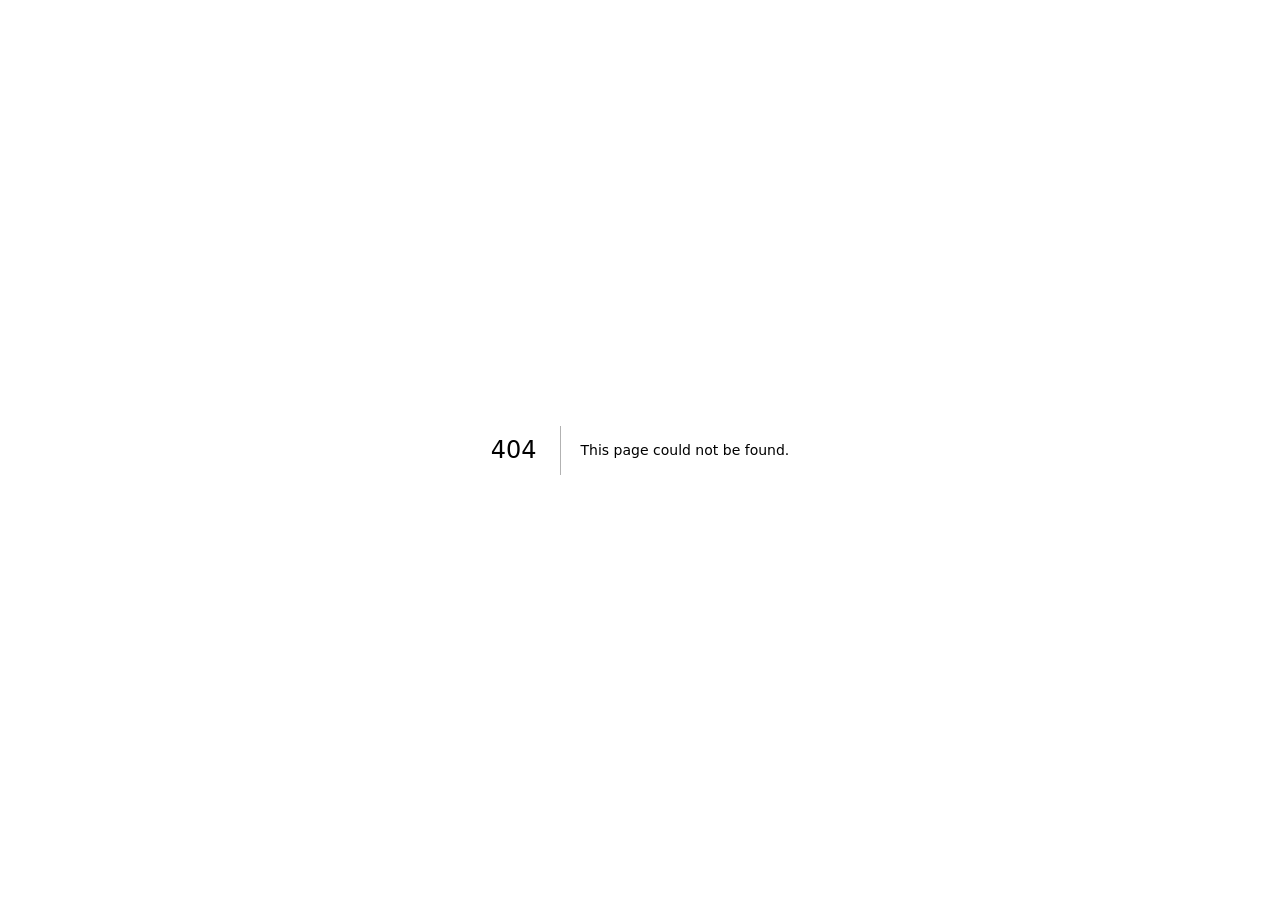
<file: 404/index.html>
<!DOCTYPE html><html lang="es" class="geist_a71539c9-module__T19VSG__variable geist_mono_8d43a2aa-module__8Li5zG__variable h-full antialiased"><head><meta charSet="utf-8"/><meta name="viewport" content="width=device-width, initial-scale=1"/><link rel="stylesheet" href="/_next/static/chunks/2d9qe3i3ia_9b.css" data-precedence="next"/><link rel="preload" as="script" fetchPriority="low" href="/_next/static/chunks/1guoti84v2fh3.js"/><script src="/_next/static/chunks/3n3uy-1nmxjdi.js" async=""></script><script src="/_next/static/chunks/3peubv2924kx4.js" async=""></script><script src="/_next/static/chunks/turbopack-1x57nfz1rdjy1.js" async=""></script><script src="/_next/static/chunks/1d4h-sglyo8ft.js" async=""></script><script src="/_next/static/chunks/14mumt5_n0xhi.js" async=""></script><meta name="robots" content="noindex"/><meta name="next-size-adjust" content=""/><title>404: This page could not be found.</title><title>SEVENUX | Agencia de Desarrollo de Software y Automatización</title><meta name="description" content="Desarrollo de software a medida, ecommerce, automatización de procesos, consultoría tecnológica y sistemas ERP para potenciar y escalar negocios en Chaco, Argentina y Latinoamérica."/><meta name="author" content="SEVENUX"/><meta name="keywords" content="SEVENUX,desarrollo de software,sistemas a medida,automatizacion de procesos,agencia de software Chaco,desarrollo web Argentina,sistemas de gestion,desarrollo ecommerce,software empresarial,consultoria tecnologica"/><meta name="creator" content="Nahuel Ruiz Díaz"/><meta name="publisher" content="SEVENUX"/><meta name="robots" content="index, follow"/><meta name="googlebot" content="index, follow, max-image-preview:large, max-snippet:-1"/><link rel="canonical" href="https://sevenux.com/"/><meta property="og:title" content="SEVENUX | Agencia de Desarrollo de Software y Automatización"/><meta property="og:description" content="Construimos software que transforma negocios. Desarrollo de sistemas a medida, ecommerce, automatización de procesos y consultoría tecnológica en Chaco, Argentina."/><meta property="og:url" content="https://sevenux.com/"/><meta property="og:site_name" content="SEVENUX"/><meta property="og:locale" content="es_AR"/><meta property="og:image" content="https://sevenux.com/wsevenux.png"/><meta property="og:image:width" content="800"/><meta property="og:image:height" content="800"/><meta property="og:image:alt" content="SEVENUX Software &amp; Automation"/><meta property="og:type" content="website"/><meta name="twitter:card" content="summary_large_image"/><meta name="twitter:title" content="SEVENUX | Agencia de Desarrollo de Software y Automatización"/><meta name="twitter:description" content="Construimos software que transforma negocios. Desarrollo de sistemas a medida, ecommerce y automatización de procesos."/><meta name="twitter:image" content="https://sevenux.com/wsevenux.png"/><link rel="icon" href="/favicon.ico?favicon.2-701hm33n0pg.ico" sizes="48x48" type="image/x-icon"/><script type="application/ld+json">{"@context":"https://schema.org","@type":"Organization","name":"SEVENUX","url":"https://sevenux.com","logo":"https://sevenux.com/wsevenux.png","founder":"Nahuel Ruiz Díaz","foundingLocation":"Chaco, Argentina","sameAs":["https://www.linkedin.com/in/dario-nahuel-ru%C3%ADz-d%C3%ADaz-30aba5245"],"description":"Desarrollo de software a medida, ecommerce, automatización de procesos y consultoría tecnológica."}</script><script src="/_next/static/chunks/0cz1d0mv5g_q7.js" noModule=""></script></head><body class="min-h-full flex flex-col"><div hidden=""><!--$--><!--/$--></div><div style="font-family:system-ui,&quot;Segoe UI&quot;,Roboto,Helvetica,Arial,sans-serif,&quot;Apple Color Emoji&quot;,&quot;Segoe UI Emoji&quot;;height:100vh;text-align:center;display:flex;flex-direction:column;align-items:center;justify-content:center"><div><style>body{color:#000;background:#fff;margin:0}.next-error-h1{border-right:1px solid rgba(0,0,0,.3)}@media (prefers-color-scheme:dark){body{color:#fff;background:#000}.next-error-h1{border-right:1px solid rgba(255,255,255,.3)}}</style><h1 class="next-error-h1" style="display:inline-block;margin:0 20px 0 0;padding:0 23px 0 0;font-size:24px;font-weight:500;vertical-align:top;line-height:49px">404</h1><div style="display:inline-block"><h2 style="font-size:14px;font-weight:400;line-height:49px;margin:0">This page could not be found.</h2></div></div></div><!--$--><!--/$--><script src="/_next/static/chunks/1guoti84v2fh3.js" id="_R_" async=""></script><script>(self.__next_f=self.__next_f||[]).push([0])</script><script>self.__next_f.push([1,"1:\"$Sreact.fragment\"\n2:I[39756,[\"/_next/static/chunks/1d4h-sglyo8ft.js\",\"/_next/static/chunks/14mumt5_n0xhi.js\"],\"default\"]\n3:I[37457,[\"/_next/static/chunks/1d4h-sglyo8ft.js\",\"/_next/static/chunks/14mumt5_n0xhi.js\"],\"default\"]\n4:I[97367,[\"/_next/static/chunks/1d4h-sglyo8ft.js\",\"/_next/static/chunks/14mumt5_n0xhi.js\"],\"OutletBoundary\"]\n5:\"$Sreact.suspense\"\n8:I[97367,[\"/_next/static/chunks/1d4h-sglyo8ft.js\",\"/_next/static/chunks/14mumt5_n0xhi.js\"],\"ViewportBoundary\"]\na:I[97367,[\"/_next/static/chunks/1d4h-sglyo8ft.js\",\"/_next/static/chunks/14mumt5_n0xhi.js\"],\"MetadataBoundary\"]\nc:I[68027,[\"/_next/static/chunks/1d4h-sglyo8ft.js\",\"/_next/static/chunks/14mumt5_n0xhi.js\"],\"default\",1]\n:HL[\"/_next/static/chunks/2d9qe3i3ia_9b.css\",\"style\"]\n"])</script><script>self.__next_f.push([1,"0:{\"P\":null,\"c\":[\"\",\"_not-found\",\"\"],\"q\":\"\",\"i\":false,\"f\":[[[\"\",{\"children\":[\"/_not-found\",{\"children\":[\"__PAGE__\",{}]}]},\"$undefined\",\"$undefined\",16],[[\"$\",\"$1\",\"c\",{\"children\":[[[\"$\",\"link\",\"0\",{\"rel\":\"stylesheet\",\"href\":\"/_next/static/chunks/2d9qe3i3ia_9b.css\",\"precedence\":\"next\",\"crossOrigin\":\"$undefined\",\"nonce\":\"$undefined\"}],[\"$\",\"script\",\"script-0\",{\"src\":\"/_next/static/chunks/1d4h-sglyo8ft.js\",\"async\":true,\"nonce\":\"$undefined\"}],[\"$\",\"script\",\"script-1\",{\"src\":\"/_next/static/chunks/14mumt5_n0xhi.js\",\"async\":true,\"nonce\":\"$undefined\"}]],[\"$\",\"html\",null,{\"lang\":\"es\",\"className\":\"geist_a71539c9-module__T19VSG__variable geist_mono_8d43a2aa-module__8Li5zG__variable h-full antialiased\",\"children\":[[\"$\",\"head\",null,{\"children\":[\"$\",\"script\",null,{\"type\":\"application/ld+json\",\"dangerouslySetInnerHTML\":{\"__html\":\"{\\\"@context\\\":\\\"https://schema.org\\\",\\\"@type\\\":\\\"Organization\\\",\\\"name\\\":\\\"SEVENUX\\\",\\\"url\\\":\\\"https://sevenux.com\\\",\\\"logo\\\":\\\"https://sevenux.com/wsevenux.png\\\",\\\"founder\\\":\\\"Nahuel Ruiz Díaz\\\",\\\"foundingLocation\\\":\\\"Chaco, Argentina\\\",\\\"sameAs\\\":[\\\"https://www.linkedin.com/in/dario-nahuel-ru%C3%ADz-d%C3%ADaz-30aba5245\\\"],\\\"description\\\":\\\"Desarrollo de software a medida, ecommerce, automatización de procesos y consultoría tecnológica.\\\"}\"}}]}],[\"$\",\"body\",null,{\"className\":\"min-h-full flex flex-col\",\"children\":[\"$\",\"$L2\",null,{\"parallelRouterKey\":\"children\",\"error\":\"$undefined\",\"errorStyles\":\"$undefined\",\"errorScripts\":\"$undefined\",\"template\":[\"$\",\"$L3\",null,{}],\"templateStyles\":\"$undefined\",\"templateScripts\":\"$undefined\",\"notFound\":[[[\"$\",\"title\",null,{\"children\":\"404: This page could not be found.\"}],[\"$\",\"div\",null,{\"style\":{\"fontFamily\":\"system-ui,\\\"Segoe UI\\\",Roboto,Helvetica,Arial,sans-serif,\\\"Apple Color Emoji\\\",\\\"Segoe UI Emoji\\\"\",\"height\":\"100vh\",\"textAlign\":\"center\",\"display\":\"flex\",\"flexDirection\":\"column\",\"alignItems\":\"center\",\"justifyContent\":\"center\"},\"children\":[\"$\",\"div\",null,{\"children\":[[\"$\",\"style\",null,{\"dangerouslySetInnerHTML\":{\"__html\":\"body{color:#000;background:#fff;margin:0}.next-error-h1{border-right:1px solid rgba(0,0,0,.3)}@media (prefers-color-scheme:dark){body{color:#fff;background:#000}.next-error-h1{border-right:1px solid rgba(255,255,255,.3)}}\"}}],[\"$\",\"h1\",null,{\"className\":\"next-error-h1\",\"style\":{\"display\":\"inline-block\",\"margin\":\"0 20px 0 0\",\"padding\":\"0 23px 0 0\",\"fontSize\":24,\"fontWeight\":500,\"verticalAlign\":\"top\",\"lineHeight\":\"49px\"},\"children\":404}],[\"$\",\"div\",null,{\"style\":{\"display\":\"inline-block\"},\"children\":[\"$\",\"h2\",null,{\"style\":{\"fontSize\":14,\"fontWeight\":400,\"lineHeight\":\"49px\",\"margin\":0},\"children\":\"This page could not be found.\"}]}]]}]}]],[]],\"forbidden\":\"$undefined\",\"unauthorized\":\"$undefined\"}]}]]}]]}],{\"children\":[[\"$\",\"$1\",\"c\",{\"children\":[null,[\"$\",\"$L2\",null,{\"parallelRouterKey\":\"children\",\"error\":\"$undefined\",\"errorStyles\":\"$undefined\",\"errorScripts\":\"$undefined\",\"template\":[\"$\",\"$L3\",null,{}],\"templateStyles\":\"$undefined\",\"templateScripts\":\"$undefined\",\"notFound\":\"$undefined\",\"forbidden\":\"$undefined\",\"unauthorized\":\"$undefined\"}]]}],{\"children\":[[\"$\",\"$1\",\"c\",{\"children\":[[[\"$\",\"title\",null,{\"children\":\"404: This page could not be found.\"}],[\"$\",\"div\",null,{\"style\":\"$0:f:0:1:0:props:children:1:props:children:1:props:children:props:notFound:0:1:props:style\",\"children\":[\"$\",\"div\",null,{\"children\":[[\"$\",\"style\",null,{\"dangerouslySetInnerHTML\":{\"__html\":\"body{color:#000;background:#fff;margin:0}.next-error-h1{border-right:1px solid rgba(0,0,0,.3)}@media (prefers-color-scheme:dark){body{color:#fff;background:#000}.next-error-h1{border-right:1px solid rgba(255,255,255,.3)}}\"}}],[\"$\",\"h1\",null,{\"className\":\"next-error-h1\",\"style\":\"$0:f:0:1:0:props:children:1:props:children:1:props:children:props:notFound:0:1:props:children:props:children:1:props:style\",\"children\":404}],[\"$\",\"div\",null,{\"style\":\"$0:f:0:1:0:props:children:1:props:children:1:props:children:props:notFound:0:1:props:children:props:children:2:props:style\",\"children\":[\"$\",\"h2\",null,{\"style\":\"$0:f:0:1:0:props:children:1:props:children:1:props:children:props:notFound:0:1:props:children:props:children:2:props:children:props:style\",\"children\":\"This page could not be found.\"}]}]]}]}]],null,[\"$\",\"$L4\",null,{\"children\":[\"$\",\"$5\",null,{\"name\":\"Next.MetadataOutlet\",\"children\":\"$@6\"}]}]]}],{},null,false,null]},null,false,\"$@7\"]},null,false,null],[\"$\",\"$1\",\"h\",{\"children\":[[\"$\",\"meta\",null,{\"name\":\"robots\",\"content\":\"noindex\"}],[\"$\",\"$L8\",null,{\"children\":\"$L9\"}],[\"$\",\"div\",null,{\"hidden\":true,\"children\":[\"$\",\"$La\",null,{\"children\":[\"$\",\"$5\",null,{\"name\":\"Next.Metadata\",\"children\":\"$Lb\"}]}]}],[\"$\",\"meta\",null,{\"name\":\"next-size-adjust\",\"content\":\"\"}]]}],false]],\"m\":\"$undefined\",\"G\":[\"$c\",[[\"$\",\"link\",\"0\",{\"rel\":\"stylesheet\",\"href\":\"/_next/static/chunks/2d9qe3i3ia_9b.css\",\"precedence\":\"next\",\"crossOrigin\":\"$undefined\",\"nonce\":\"$undefined\"}]]],\"S\":true,\"h\":null,\"s\":\"$undefined\",\"l\":\"$undefined\",\"p\":\"$undefined\",\"d\":\"$undefined\",\"b\":\"r9O5BljrWTDd2Wj0SXjcJ\"}\n"])</script><script>self.__next_f.push([1,"d:[]\n7:\"$Wd\"\n"])</script><script>self.__next_f.push([1,"9:[[\"$\",\"meta\",\"0\",{\"charSet\":\"utf-8\"}],[\"$\",\"meta\",\"1\",{\"name\":\"viewport\",\"content\":\"width=device-width, initial-scale=1\"}]]\n"])</script><script>self.__next_f.push([1,"e:I[27201,[\"/_next/static/chunks/1d4h-sglyo8ft.js\",\"/_next/static/chunks/14mumt5_n0xhi.js\"],\"IconMark\"]\n6:null\n"])</script><script>self.__next_f.push([1,"b:[[\"$\",\"title\",\"0\",{\"children\":\"SEVENUX | Agencia de Desarrollo de Software y Automatización\"}],[\"$\",\"meta\",\"1\",{\"name\":\"description\",\"content\":\"Desarrollo de software a medida, ecommerce, automatización de procesos, consultoría tecnológica y sistemas ERP para potenciar y escalar negocios en Chaco, Argentina y Latinoamérica.\"}],[\"$\",\"meta\",\"2\",{\"name\":\"author\",\"content\":\"SEVENUX\"}],[\"$\",\"meta\",\"3\",{\"name\":\"keywords\",\"content\":\"SEVENUX,desarrollo de software,sistemas a medida,automatizacion de procesos,agencia de software Chaco,desarrollo web Argentina,sistemas de gestion,desarrollo ecommerce,software empresarial,consultoria tecnologica\"}],[\"$\",\"meta\",\"4\",{\"name\":\"creator\",\"content\":\"Nahuel Ruiz Díaz\"}],[\"$\",\"meta\",\"5\",{\"name\":\"publisher\",\"content\":\"SEVENUX\"}],[\"$\",\"meta\",\"6\",{\"name\":\"robots\",\"content\":\"index, follow\"}],[\"$\",\"meta\",\"7\",{\"name\":\"googlebot\",\"content\":\"index, follow, max-image-preview:large, max-snippet:-1\"}],[\"$\",\"link\",\"8\",{\"rel\":\"canonical\",\"href\":\"https://sevenux.com/\"}],[\"$\",\"meta\",\"9\",{\"property\":\"og:title\",\"content\":\"SEVENUX | Agencia de Desarrollo de Software y Automatización\"}],[\"$\",\"meta\",\"10\",{\"property\":\"og:description\",\"content\":\"Construimos software que transforma negocios. Desarrollo de sistemas a medida, ecommerce, automatización de procesos y consultoría tecnológica en Chaco, Argentina.\"}],[\"$\",\"meta\",\"11\",{\"property\":\"og:url\",\"content\":\"https://sevenux.com/\"}],[\"$\",\"meta\",\"12\",{\"property\":\"og:site_name\",\"content\":\"SEVENUX\"}],[\"$\",\"meta\",\"13\",{\"property\":\"og:locale\",\"content\":\"es_AR\"}],[\"$\",\"meta\",\"14\",{\"property\":\"og:image\",\"content\":\"https://sevenux.com/wsevenux.png\"}],[\"$\",\"meta\",\"15\",{\"property\":\"og:image:width\",\"content\":\"800\"}],[\"$\",\"meta\",\"16\",{\"property\":\"og:image:height\",\"content\":\"800\"}],[\"$\",\"meta\",\"17\",{\"property\":\"og:image:alt\",\"content\":\"SEVENUX Software \u0026 Automation\"}],[\"$\",\"meta\",\"18\",{\"property\":\"og:type\",\"content\":\"website\"}],[\"$\",\"meta\",\"19\",{\"name\":\"twitter:card\",\"content\":\"summary_large_image\"}],[\"$\",\"meta\",\"20\",{\"name\":\"twitter:title\",\"content\":\"SEVENUX | Agencia de Desarrollo de Software y Automatización\"}],[\"$\",\"meta\",\"21\",{\"name\":\"twitter:description\",\"content\":\"Construimos software que transforma negocios. Desarrollo de sistemas a medida, ecommerce y automatización de procesos.\"}],[\"$\",\"meta\",\"22\",{\"name\":\"twitter:image\",\"content\":\"https://sevenux.com/wsevenux.png\"}],[\"$\",\"link\",\"23\",{\"rel\":\"icon\",\"href\":\"/favicon.ico?favicon.2-701hm33n0pg.ico\",\"sizes\":\"48x48\",\"type\":\"image/x-icon\"}],[\"$\",\"$Le\",\"24\",{}]]\n"])</script></body></html>
</file>
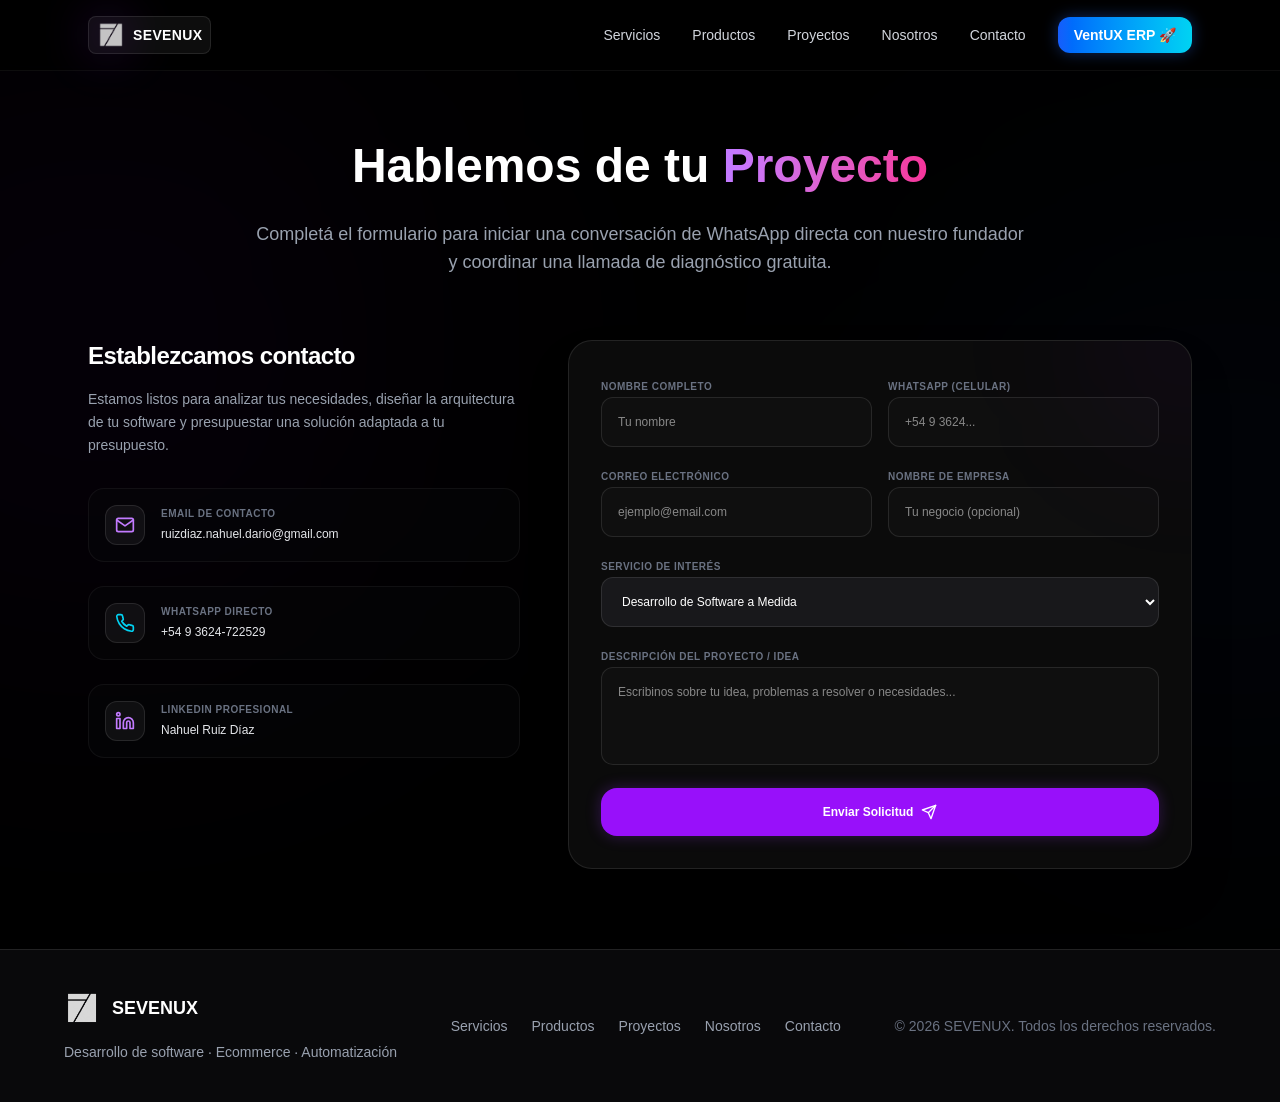
<file: contacto/index.html>
<!DOCTYPE html><html lang="es" class="geist_a71539c9-module__T19VSG__variable geist_mono_8d43a2aa-module__8Li5zG__variable h-full antialiased"><head><meta charSet="utf-8"/><meta name="viewport" content="width=device-width, initial-scale=1"/><link rel="preload" href="/_next/static/media/797e433ab948586e-s.p.0r6juujl39pe6.woff2" as="font" crossorigin="" type="font/woff2"/><link rel="preload" href="/_next/static/media/caa3a2e1cccd8315-s.p.0wgildi0cnwt9.woff2" as="font" crossorigin="" type="font/woff2"/><link rel="stylesheet" href="/_next/static/chunks/2eys3i36k85rr.css" data-precedence="next"/><link rel="preload" as="script" fetchPriority="low" href="/_next/static/chunks/1guoti84v2fh3.js"/><script src="/_next/static/chunks/3n3uy-1nmxjdi.js" async=""></script><script src="/_next/static/chunks/3peubv2924kx4.js" async=""></script><script src="/_next/static/chunks/turbopack-1x57nfz1rdjy1.js" async=""></script><script src="/_next/static/chunks/1d4h-sglyo8ft.js" async=""></script><script src="/_next/static/chunks/14mumt5_n0xhi.js" async=""></script><script src="/_next/static/chunks/0-h4_a_9obenb.js" async=""></script><script src="/_next/static/chunks/05rjrti310i_0.js" async=""></script><meta name="next-size-adjust" content=""/><title>Contacto | Ponete en contacto con SEVENUX | SEVENUX</title><meta name="description" content="Ponete en contacto con SEVENUX para solicitar presupuestos de software a medida, cotizaciones de ecommerce, integraciones de sistemas o solicitar una demo guiada de VentUX ERP."/><meta name="author" content="SEVENUX"/><meta name="keywords" content="contacto sevenux,contratar programador,desarrollo software Chaco,presupuesto software,whatsapp de sevenux,soporte tecnico erp"/><meta name="creator" content="Nahuel Ruiz Díaz"/><meta name="publisher" content="SEVENUX"/><meta name="robots" content="index, follow"/><meta name="googlebot" content="index, follow, max-image-preview:large, max-snippet:-1"/><link rel="canonical" href="https://sevenux.com/contacto/"/><meta property="og:title" content="SEVENUX | Agencia de Desarrollo de Software y Automatización"/><meta property="og:description" content="Construimos software que transforma negocios. Desarrollo de sistemas a medida, ecommerce, automatización de procesos y consultoría tecnológica en Chaco, Argentina."/><meta property="og:url" content="https://sevenux.com/"/><meta property="og:site_name" content="SEVENUX"/><meta property="og:locale" content="es_AR"/><meta property="og:image" content="https://sevenux.com/wsevenux.png"/><meta property="og:image:width" content="800"/><meta property="og:image:height" content="800"/><meta property="og:image:alt" content="SEVENUX Software &amp; Automation"/><meta property="og:type" content="website"/><meta name="twitter:card" content="summary_large_image"/><meta name="twitter:title" content="SEVENUX | Agencia de Desarrollo de Software y Automatización"/><meta name="twitter:description" content="Construimos software que transforma negocios. Desarrollo de sistemas a medida, ecommerce y automatización de procesos."/><meta name="twitter:image" content="https://sevenux.com/wsevenux.png"/><link rel="icon" href="/favicon.ico?favicon.2-701hm33n0pg.ico" sizes="48x48" type="image/x-icon"/><script type="application/ld+json">{"@context":"https://schema.org","@type":"Organization","name":"SEVENUX","url":"https://sevenux.com","logo":"https://sevenux.com/wsevenux.png","founder":"Nahuel Ruiz Díaz","foundingLocation":"Chaco, Argentina","sameAs":["https://www.linkedin.com/in/dario-nahuel-ru%C3%ADz-d%C3%ADaz-30aba5245"],"description":"Desarrollo de software a medida, ecommerce, automatización de procesos y consultoría tecnológica."}</script><script src="/_next/static/chunks/0cz1d0mv5g_q7.js" noModule=""></script></head><body class="min-h-full flex flex-col"><div hidden=""><!--$--><!--/$--></div><script type="application/ld+json">{"@context":"https://schema.org","@type":"ContactPage","name":"Contacto de SEVENUX","description":"Formularios e información de contacto directo de la empresa de desarrollo de software SEVENUX.","url":"https://sevenux.com/contacto/","mainEntity":{"@type":"Organization","name":"SEVENUX","email":"ruizdiaz.nahuel.dario@gmail.com","telephone":"+5493624722529"}}</script><header class="fixed top-0 w-full z-40 bg-black/70 backdrop-blur border-b border-white/5"><div class="max-w-6xl mx-auto flex items-center justify-between px-6 py-4"><div class="flex items-center gap-3"><button type="button" class="md:hidden rounded-lg border border-white/10 bg-white/5 p-3 text-white transition hover:bg-white/10" aria-label="Abrir menú"><span class="block h-0.5 w-6 bg-white mb-1"></span><span class="block h-0.5 w-6 bg-white mb-1"></span><span class="block h-0.5 w-6 bg-white"></span></button><a href="/" class="flex items-center gap-3 relative"><div class="absolute w-10 h-10 bg-purple-600/20 blur-xl rounded-full"></div><div class="bg-white/5 border border-white/10 rounded-lg px-2 py-1 flex items-center gap-2 relative"><img alt="SEVENUX" loading="lazy" width="28" height="28" decoding="async" data-nimg="1" class="opacity-90" style="color:transparent" src="/wsevenux.png"/><span class="text-white text-sm font-semibold tracking-wide">SEVENUX</span></div></a></div><nav class="hidden md:flex items-center gap-8 text-sm text-gray-300"><a href="/servicios/" class="hover:text-white transition">Servicios</a><a href="/productos/" class="hover:text-white transition">Productos</a><a href="/proyectos/" class="hover:text-white transition">Proyectos</a><a href="/nosotros/" class="hover:text-white transition">Nosotros</a><a href="/contacto/" class="hover:text-white transition">Contacto</a><a href="/ventux" class="px-4 py-2 rounded-xl bg-gradient-to-r from-blue-600 to-cyan-400 text-white font-bold hover:from-blue-500 hover:to-cyan-300 transition-all duration-300 shadow-[0_0_15px_rgba(37,99,235,0.4)] hover:shadow-[0_0_20px_rgba(34,211,238,0.6)]">VentUX ERP 🚀</a></nav></div></header><div class="hidden"><div class="absolute left-0 top-0 h-full w-72 max-w-[90vw] bg-[#090909] p-6 shadow-2xl transition-transform duration-300 -translate-x-full"><div class="flex items-center justify-between mb-8"><p class="text-sm uppercase tracking-[0.3em] text-purple-400">Menu</p><button type="button" class="rounded-lg border border-white/10 bg-white/5 px-3 py-2 text-white transition hover:bg-white/10" aria-label="Cerrar menú">Cerrar</button></div><nav class="flex flex-col gap-4 text-sm text-gray-200"><a href="/servicios/" class="block rounded-2xl border border-white/10 bg-white/5 px-4 py-3 transition hover:bg-white/10">Servicios</a><a href="/productos/" class="block rounded-2xl border border-white/10 bg-white/5 px-4 py-3 transition hover:bg-white/10">Productos</a><a href="/proyectos/" class="block rounded-2xl border border-white/10 bg-white/5 px-4 py-3 transition hover:bg-white/10">Proyectos</a><a href="/nosotros/" class="block rounded-2xl border border-white/10 bg-white/5 px-4 py-3 transition hover:bg-white/10">Nosotros</a><a href="/contacto/" class="block rounded-2xl border border-white/10 bg-white/5 px-4 py-3 transition hover:bg-white/10">Contacto</a><a href="/ventux" class="block rounded-2xl bg-gradient-to-r from-blue-600 to-cyan-400 text-white text-center font-bold px-4 py-3 shadow-[0_0_15px_rgba(37,99,235,0.4)] transition hover:opacity-90">VentUX ERP 🚀</a></nav></div></div><main class="bg-black text-white min-h-screen pt-28 pb-20 relative overflow-hidden"><div class="absolute w-[500px] h-[500px] bg-purple-600/5 blur-[160px] rounded-full top-[10%] left-[-150px] pointer-events-none"></div><div class="absolute w-[500px] h-[500px] bg-blue-600/5 blur-[160px] rounded-full bottom-[20%] right-[-200px] pointer-events-none"></div><div class="max-w-6xl mx-auto px-6 relative z-10"><div class="text-center max-w-3xl mx-auto mt-6 mb-16"><h1 class="text-4xl md:text-5xl font-extrabold leading-tight">Hablemos de tu<!-- --> <span class="text-transparent bg-clip-text bg-gradient-to-r from-purple-400 to-pink-500">Proyecto</span></h1><p class="text-gray-400 mt-6 text-base md:text-lg">Completá el formulario para iniciar una conversación de WhatsApp directa con nuestro fundador y coordinar una llamada de diagnóstico gratuita.</p></div><div class="grid lg:grid-cols-12 gap-12 items-start"><div class="lg:col-span-5 space-y-8"><div class="space-y-4"><h2 class="text-2xl font-bold tracking-tight">Establezcamos contacto</h2><p class="text-sm text-gray-400 leading-relaxed">Estamos listos para analizar tus necesidades, diseñar la arquitectura de tu software y presupuestar una solución adaptada a tu presupuesto.</p></div><div class="space-y-6"><a href="mailto:ruizdiaz.nahuel.dario@gmail.com" class="flex items-center gap-4 p-4 rounded-2xl bg-zinc-950/40 border border-white/5 hover:border-purple-500/20 transition duration-300 group"><div class="w-10 h-10 bg-white/5 border border-white/10 rounded-xl flex items-center justify-center text-purple-400 group-hover:bg-purple-600 group-hover:text-white transition"><svg stroke="currentColor" fill="none" stroke-width="2" viewBox="0 0 24 24" stroke-linecap="round" stroke-linejoin="round" class="w-5 h-5" height="1em" width="1em" xmlns="http://www.w3.org/2000/svg"><path d="M4 4h16c1.1 0 2 .9 2 2v12c0 1.1-.9 2-2 2H4c-1.1 0-2-.9-2-2V6c0-1.1.9-2 2-2z"></path><polyline points="22,6 12,13 2,6"></polyline></svg></div><div><span class="text-[10px] text-gray-500 font-bold uppercase tracking-wider block">Email de contacto</span><span class="text-xs text-gray-200">ruizdiaz.nahuel.dario@gmail.com</span></div></a><a href="https://wa.me/5493624722529" target="_blank" rel="noopener noreferrer" class="flex items-center gap-4 p-4 rounded-2xl bg-zinc-950/40 border border-white/5 hover:border-cyan-500/20 transition duration-300 group"><div class="w-10 h-10 bg-white/5 border border-white/10 rounded-xl flex items-center justify-center text-cyan-400 group-hover:bg-cyan-500 group-hover:text-white transition"><svg stroke="currentColor" fill="none" stroke-width="2" viewBox="0 0 24 24" stroke-linecap="round" stroke-linejoin="round" class="w-5 h-5" height="1em" width="1em" xmlns="http://www.w3.org/2000/svg"><path d="M22 16.92v3a2 2 0 0 1-2.18 2 19.79 19.79 0 0 1-8.63-3.07 19.5 19.5 0 0 1-6-6 19.79 19.79 0 0 1-3.07-8.67A2 2 0 0 1 4.11 2h3a2 2 0 0 1 2 1.72 12.84 12.84 0 0 0 .7 2.81 2 2 0 0 1-.45 2.11L8.09 9.91a16 16 0 0 0 6 6l1.27-1.27a2 2 0 0 1 2.11-.45 12.84 12.84 0 0 0 2.81.7A2 2 0 0 1 22 16.92z"></path></svg></div><div><span class="text-[10px] text-gray-500 font-bold uppercase tracking-wider block">WhatsApp Directo</span><span class="text-xs text-gray-200">+54 9 3624-722529</span></div></a><a href="https://www.linkedin.com/in/dario-nahuel-ru%C3%ADz-d%C3%ADaz-30aba5245" target="_blank" rel="noopener noreferrer" class="flex items-center gap-4 p-4 rounded-2xl bg-zinc-950/40 border border-white/5 hover:border-purple-500/20 transition duration-300 group"><div class="w-10 h-10 bg-white/5 border border-white/10 rounded-xl flex items-center justify-center text-purple-400 group-hover:bg-purple-600 group-hover:text-white transition"><svg stroke="currentColor" fill="none" stroke-width="2" viewBox="0 0 24 24" stroke-linecap="round" stroke-linejoin="round" class="w-5 h-5" height="1em" width="1em" xmlns="http://www.w3.org/2000/svg"><path d="M16 8a6 6 0 0 1 6 6v7h-4v-7a2 2 0 0 0-2-2 2 2 0 0 0-2 2v7h-4v-7a6 6 0 0 1 6-6z"></path><rect x="2" y="9" width="4" height="12"></rect><circle cx="4" cy="4" r="2"></circle></svg></div><div><span class="text-[10px] text-gray-500 font-bold uppercase tracking-wider block">LinkedIn Profesional</span><span class="text-xs text-gray-200">Nahuel Ruiz Díaz</span></div></a></div></div><div class="lg:col-span-7 bg-[#0b0b0b] border border-white/10 rounded-3xl p-8 shadow-2xl relative overflow-hidden"><div class="absolute w-[200px] h-[200px] bg-purple-600/5 blur-[80px] rounded-full top-[-100px] right-[-100px] pointer-events-none"></div><form class="space-y-4 relative z-10"><div class="grid grid-cols-1 sm:grid-cols-2 gap-4"><div class="space-y-1.5"><label for="name" class="text-[10px] font-bold text-gray-500 uppercase tracking-wider">Nombre Completo</label><input id="name" type="text" required="" class="w-full rounded-xl bg-white/[0.02] border border-white/10 focus:border-purple-500/50 p-4 text-white text-xs outline-none transition" placeholder="Tu nombre" value=""/></div><div class="space-y-1.5"><label for="phone" class="text-[10px] font-bold text-gray-500 uppercase tracking-wider">WhatsApp (Celular)</label><input id="phone" type="tel" required="" class="w-full rounded-xl bg-white/[0.02] border border-white/10 focus:border-purple-500/50 p-4 text-white text-xs outline-none transition" placeholder="+54 9 3624..." value=""/></div></div><div class="grid grid-cols-1 sm:grid-cols-2 gap-4"><div class="space-y-1.5"><label for="email" class="text-[10px] font-bold text-gray-500 uppercase tracking-wider">Correo Electrónico</label><input id="email" type="email" required="" class="w-full rounded-xl bg-white/[0.02] border border-white/10 focus:border-purple-500/50 p-4 text-white text-xs outline-none transition" placeholder="ejemplo@email.com" value=""/></div><div class="space-y-1.5"><label for="business" class="text-[10px] font-bold text-gray-500 uppercase tracking-wider">Nombre de Empresa</label><input id="business" type="text" class="w-full rounded-xl bg-white/[0.02] border border-white/10 focus:border-purple-500/50 p-4 text-white text-xs outline-none transition" placeholder="Tu negocio (opcional)" value=""/></div></div><div class="space-y-1.5"><label for="interest" class="text-[10px] font-bold text-gray-500 uppercase tracking-wider">Servicio de Interés</label><select id="interest" class="w-full rounded-xl bg-zinc-900 border border-white/10 focus:border-purple-500/50 p-4 text-white text-xs outline-none transition cursor-pointer"><option value="Software a Medida" selected="">Desarrollo de Software a Medida</option><option value="Tienda Ecommerce">Ecommerce y Tiendas Online</option><option value="Automatización">Automatización de Procesos / Bots</option><option value="Integración de APIs">Integración de Sistemas y APIs</option><option value="VentUX ERP">Demostración de VentUX ERP</option></select></div><div class="space-y-1.5"><label for="message" class="text-[10px] font-bold text-gray-500 uppercase tracking-wider">Descripción del Proyecto / Idea</label><textarea id="message" required="" rows="4" class="w-full rounded-xl bg-white/[0.02] border border-white/10 focus:border-purple-500/50 p-4 text-white text-xs outline-none transition resize-none" placeholder="Escribinos sobre tu idea, problemas a resolver o necesidades..."></textarea></div><button type="submit" class=" w-full py-4 px-6 rounded-2xl bg-purple-600 hover:bg-purple-700 text-white text-xs font-bold transition-all duration-300 flex items-center justify-center gap-2 shadow-[0_0_15px_rgba(147,51,234,0.3)] cursor-pointer "><span>Enviar Solicitud</span><svg stroke="currentColor" fill="none" stroke-width="2" viewBox="0 0 24 24" stroke-linecap="round" stroke-linejoin="round" class="w-4 h-4" height="1em" width="1em" xmlns="http://www.w3.org/2000/svg"><line x1="22" y1="2" x2="11" y2="13"></line><polygon points="22 2 15 22 11 13 2 9 22 2"></polygon></svg></button></form></div></div></div></main><footer class="bg-zinc-950 text-white py-10 px-6 border-t border-white/10"><div class="max-w-6xl mx-auto flex flex-col md:flex-row justify-between items-center gap-6"><div class="text-center md:text-left flex flex-col items-center md:items-start gap-3"><div class="flex items-center gap-3"><img alt="SEVENUX" loading="lazy" width="36" height="36" decoding="async" data-nimg="1" class="" style="color:transparent" src="/wsevenux.png"/><span class="text-lg font-semibold">SEVENUX</span></div><p class="text-gray-400 text-sm mt-1">Desarrollo de software · Ecommerce · Automatización</p></div><div class="flex flex-wrap gap-4 md:gap-6 text-sm text-gray-400 justify-center"><a href="/servicios/" class="hover:text-white transition">Servicios</a><a href="/productos/" class="hover:text-white transition">Productos</a><a href="/proyectos/" class="hover:text-white transition">Proyectos</a><a href="/nosotros/" class="hover:text-white transition">Nosotros</a><a href="/contacto/" class="hover:text-white transition">Contacto</a></div><div class="text-gray-500 text-sm">© <!-- -->2026<!-- --> SEVENUX. Todos los derechos reservados.</div></div></footer><!--$--><!--/$--><script src="/_next/static/chunks/1guoti84v2fh3.js" id="_R_" async=""></script><script>(self.__next_f=self.__next_f||[]).push([0])</script><script>self.__next_f.push([1,"1:\"$Sreact.fragment\"\n2:I[39756,[\"/_next/static/chunks/1d4h-sglyo8ft.js\",\"/_next/static/chunks/14mumt5_n0xhi.js\"],\"default\"]\n3:I[37457,[\"/_next/static/chunks/1d4h-sglyo8ft.js\",\"/_next/static/chunks/14mumt5_n0xhi.js\"],\"default\"]\n4:I[7988,[\"/_next/static/chunks/1d4h-sglyo8ft.js\",\"/_next/static/chunks/14mumt5_n0xhi.js\",\"/_next/static/chunks/0-h4_a_9obenb.js\",\"/_next/static/chunks/05rjrti310i_0.js\"],\"default\"]\nd:I[68027,[\"/_next/static/chunks/1d4h-sglyo8ft.js\",\"/_next/static/chunks/14mumt5_n0xhi.js\"],\"default\",1]\n:HL[\"/_next/static/chunks/2eys3i36k85rr.css\",\"style\"]\n:HL[\"/_next/static/media/797e433ab948586e-s.p.0r6juujl39pe6.woff2\",\"font\",{\"crossOrigin\":\"\",\"type\":\"font/woff2\"}]\n:HL[\"/_next/static/media/caa3a2e1cccd8315-s.p.0wgildi0cnwt9.woff2\",\"font\",{\"crossOrigin\":\"\",\"type\":\"font/woff2\"}]\n"])</script><script>self.__next_f.push([1,"0:{\"P\":null,\"c\":[\"\",\"contacto\",\"\"],\"q\":\"\",\"i\":false,\"f\":[[[\"\",{\"children\":[\"contacto\",{\"children\":[\"__PAGE__\",{}]}]},\"$undefined\",\"$undefined\",16],[[\"$\",\"$1\",\"c\",{\"children\":[[[\"$\",\"link\",\"0\",{\"rel\":\"stylesheet\",\"href\":\"/_next/static/chunks/2eys3i36k85rr.css\",\"precedence\":\"next\",\"crossOrigin\":\"$undefined\",\"nonce\":\"$undefined\"}],[\"$\",\"script\",\"script-0\",{\"src\":\"/_next/static/chunks/1d4h-sglyo8ft.js\",\"async\":true,\"nonce\":\"$undefined\"}],[\"$\",\"script\",\"script-1\",{\"src\":\"/_next/static/chunks/14mumt5_n0xhi.js\",\"async\":true,\"nonce\":\"$undefined\"}]],[\"$\",\"html\",null,{\"lang\":\"es\",\"className\":\"geist_a71539c9-module__T19VSG__variable geist_mono_8d43a2aa-module__8Li5zG__variable h-full antialiased\",\"children\":[[\"$\",\"head\",null,{\"children\":[\"$\",\"script\",null,{\"type\":\"application/ld+json\",\"dangerouslySetInnerHTML\":{\"__html\":\"{\\\"@context\\\":\\\"https://schema.org\\\",\\\"@type\\\":\\\"Organization\\\",\\\"name\\\":\\\"SEVENUX\\\",\\\"url\\\":\\\"https://sevenux.com\\\",\\\"logo\\\":\\\"https://sevenux.com/wsevenux.png\\\",\\\"founder\\\":\\\"Nahuel Ruiz Díaz\\\",\\\"foundingLocation\\\":\\\"Chaco, Argentina\\\",\\\"sameAs\\\":[\\\"https://www.linkedin.com/in/dario-nahuel-ru%C3%ADz-d%C3%ADaz-30aba5245\\\"],\\\"description\\\":\\\"Desarrollo de software a medida, ecommerce, automatización de procesos y consultoría tecnológica.\\\"}\"}}]}],[\"$\",\"body\",null,{\"className\":\"min-h-full flex flex-col\",\"children\":[\"$\",\"$L2\",null,{\"parallelRouterKey\":\"children\",\"error\":\"$undefined\",\"errorStyles\":\"$undefined\",\"errorScripts\":\"$undefined\",\"template\":[\"$\",\"$L3\",null,{}],\"templateStyles\":\"$undefined\",\"templateScripts\":\"$undefined\",\"notFound\":[[[\"$\",\"title\",null,{\"children\":\"404: This page could not be found.\"}],[\"$\",\"div\",null,{\"style\":{\"fontFamily\":\"system-ui,\\\"Segoe UI\\\",Roboto,Helvetica,Arial,sans-serif,\\\"Apple Color Emoji\\\",\\\"Segoe UI Emoji\\\"\",\"height\":\"100vh\",\"textAlign\":\"center\",\"display\":\"flex\",\"flexDirection\":\"column\",\"alignItems\":\"center\",\"justifyContent\":\"center\"},\"children\":[\"$\",\"div\",null,{\"children\":[[\"$\",\"style\",null,{\"dangerouslySetInnerHTML\":{\"__html\":\"body{color:#000;background:#fff;margin:0}.next-error-h1{border-right:1px solid rgba(0,0,0,.3)}@media (prefers-color-scheme:dark){body{color:#fff;background:#000}.next-error-h1{border-right:1px solid rgba(255,255,255,.3)}}\"}}],[\"$\",\"h1\",null,{\"className\":\"next-error-h1\",\"style\":{\"display\":\"inline-block\",\"margin\":\"0 20px 0 0\",\"padding\":\"0 23px 0 0\",\"fontSize\":24,\"fontWeight\":500,\"verticalAlign\":\"top\",\"lineHeight\":\"49px\"},\"children\":404}],[\"$\",\"div\",null,{\"style\":{\"display\":\"inline-block\"},\"children\":[\"$\",\"h2\",null,{\"style\":{\"fontSize\":14,\"fontWeight\":400,\"lineHeight\":\"49px\",\"margin\":0},\"children\":\"This page could not be found.\"}]}]]}]}]],[]],\"forbidden\":\"$undefined\",\"unauthorized\":\"$undefined\"}]}]]}]]}],{\"children\":[[\"$\",\"$1\",\"c\",{\"children\":[null,[\"$\",\"$L2\",null,{\"parallelRouterKey\":\"children\",\"error\":\"$undefined\",\"errorStyles\":\"$undefined\",\"errorScripts\":\"$undefined\",\"template\":[\"$\",\"$L3\",null,{}],\"templateStyles\":\"$undefined\",\"templateScripts\":\"$undefined\",\"notFound\":\"$undefined\",\"forbidden\":\"$undefined\",\"unauthorized\":\"$undefined\"}]]}],{\"children\":[[\"$\",\"$1\",\"c\",{\"children\":[[[\"$\",\"script\",null,{\"type\":\"application/ld+json\",\"dangerouslySetInnerHTML\":{\"__html\":\"{\\\"@context\\\":\\\"https://schema.org\\\",\\\"@type\\\":\\\"ContactPage\\\",\\\"name\\\":\\\"Contacto de SEVENUX\\\",\\\"description\\\":\\\"Formularios e información de contacto directo de la empresa de desarrollo de software SEVENUX.\\\",\\\"url\\\":\\\"https://sevenux.com/contacto/\\\",\\\"mainEntity\\\":{\\\"@type\\\":\\\"Organization\\\",\\\"name\\\":\\\"SEVENUX\\\",\\\"email\\\":\\\"ruizdiaz.nahuel.dario@gmail.com\\\",\\\"telephone\\\":\\\"+5493624722529\\\"}}\"}}],[\"$\",\"$L4\",null,{}],[\"$\",\"main\",null,{\"className\":\"bg-black text-white min-h-screen pt-28 pb-20 relative overflow-hidden\",\"children\":[[\"$\",\"div\",null,{\"className\":\"absolute w-[500px] h-[500px] bg-purple-600/5 blur-[160px] rounded-full top-[10%] left-[-150px] pointer-events-none\"}],[\"$\",\"div\",null,{\"className\":\"absolute w-[500px] h-[500px] bg-blue-600/5 blur-[160px] rounded-full bottom-[20%] right-[-200px] pointer-events-none\"}],[\"$\",\"div\",null,{\"className\":\"max-w-6xl mx-auto px-6 relative z-10\",\"children\":[[\"$\",\"div\",null,{\"className\":\"text-center max-w-3xl mx-auto mt-6 mb-16\",\"children\":[[\"$\",\"h1\",null,{\"className\":\"text-4xl md:text-5xl font-extrabold leading-tight\",\"children\":[\"Hablemos de tu\",\" \",[\"$\",\"span\",null,{\"className\":\"text-transparent bg-clip-text bg-gradient-to-r from-purple-400 to-pink-500\",\"children\":\"Proyecto\"}]]}],\"$L5\"]}],\"$L6\"]}]]}],\"$L7\"],[\"$L8\",\"$L9\"],\"$La\"]}],{},null,false,null]},null,false,\"$@b\"]},null,false,null],\"$Lc\",false]],\"m\":\"$undefined\",\"G\":[\"$d\",[\"$Le\"]],\"S\":true,\"h\":null,\"s\":\"$undefined\",\"l\":\"$undefined\",\"p\":\"$undefined\",\"d\":\"$undefined\",\"b\":\"iRFIBH7wha1yc9mz_4oI7\"}\n"])</script><script>self.__next_f.push([1,"f:I[67687,[\"/_next/static/chunks/1d4h-sglyo8ft.js\",\"/_next/static/chunks/14mumt5_n0xhi.js\",\"/_next/static/chunks/0-h4_a_9obenb.js\",\"/_next/static/chunks/05rjrti310i_0.js\"],\"default\"]\n10:I[5500,[\"/_next/static/chunks/1d4h-sglyo8ft.js\",\"/_next/static/chunks/14mumt5_n0xhi.js\",\"/_next/static/chunks/0-h4_a_9obenb.js\",\"/_next/static/chunks/05rjrti310i_0.js\"],\"Image\"]\n11:I[97367,[\"/_next/static/chunks/1d4h-sglyo8ft.js\",\"/_next/static/chunks/14mumt5_n0xhi.js\"],\"OutletBoundary\"]\n12:\"$Sreact.suspense\"\n15:I[97367,[\"/_next/static/chunks/1d4h-sglyo8ft.js\",\"/_next/static/chunks/14mumt5_n0xhi.js\"],\"ViewportBoundary\"]\n17:I[97367,[\"/_next/static/chunks/1d4h-sglyo8ft.js\",\"/_next/static/chunks/14mumt5_n0xhi.js\"],\"MetadataBoundary\"]\n5:[\"$\",\"p\",null,{\"className\":\"text-gray-400 mt-6 text-base md:text-lg\",\"children\":\"Completá el formulario para iniciar una conversación de WhatsApp directa con nuestro fundador y coordinar una llamada de diagnóstico gratuita.\"}]\n6:[\"$\",\"$Lf\",null,{}]\n"])</script><script>self.__next_f.push([1,"7:[\"$\",\"footer\",null,{\"className\":\"bg-zinc-950 text-white py-10 px-6 border-t border-white/10\",\"children\":[\"$\",\"div\",null,{\"className\":\"max-w-6xl mx-auto flex flex-col md:flex-row justify-between items-center gap-6\",\"children\":[[\"$\",\"div\",null,{\"className\":\"text-center md:text-left flex flex-col items-center md:items-start gap-3\",\"children\":[[\"$\",\"div\",null,{\"className\":\"flex items-center gap-3\",\"children\":[[\"$\",\"$L10\",null,{\"src\":\"/wsevenux.png\",\"alt\":\"SEVENUX\",\"width\":36,\"height\":36,\"className\":\"\"}],[\"$\",\"span\",null,{\"className\":\"text-lg font-semibold\",\"children\":\"SEVENUX\"}]]}],[\"$\",\"p\",null,{\"className\":\"text-gray-400 text-sm mt-1\",\"children\":\"Desarrollo de software · Ecommerce · Automatización\"}]]}],[\"$\",\"div\",null,{\"className\":\"flex flex-wrap gap-4 md:gap-6 text-sm text-gray-400 justify-center\",\"children\":[[\"$\",\"a\",null,{\"href\":\"/servicios/\",\"className\":\"hover:text-white transition\",\"children\":\"Servicios\"}],[\"$\",\"a\",null,{\"href\":\"/productos/\",\"className\":\"hover:text-white transition\",\"children\":\"Productos\"}],[\"$\",\"a\",null,{\"href\":\"/proyectos/\",\"className\":\"hover:text-white transition\",\"children\":\"Proyectos\"}],[\"$\",\"a\",null,{\"href\":\"/nosotros/\",\"className\":\"hover:text-white transition\",\"children\":\"Nosotros\"}],[\"$\",\"a\",null,{\"href\":\"/contacto/\",\"className\":\"hover:text-white transition\",\"children\":\"Contacto\"}]]}],[\"$\",\"div\",null,{\"className\":\"text-gray-500 text-sm\",\"children\":[\"© \",2026,\" SEVENUX. Todos los derechos reservados.\"]}]]}]}]\n"])</script><script>self.__next_f.push([1,"8:[\"$\",\"script\",\"script-0\",{\"src\":\"/_next/static/chunks/0-h4_a_9obenb.js\",\"async\":true,\"nonce\":\"$undefined\"}]\n9:[\"$\",\"script\",\"script-1\",{\"src\":\"/_next/static/chunks/05rjrti310i_0.js\",\"async\":true,\"nonce\":\"$undefined\"}]\na:[\"$\",\"$L11\",null,{\"children\":[\"$\",\"$12\",null,{\"name\":\"Next.MetadataOutlet\",\"children\":\"$@13\"}]}]\n14:[]\nb:\"$W14\"\nc:[\"$\",\"$1\",\"h\",{\"children\":[null,[\"$\",\"$L15\",null,{\"children\":\"$L16\"}],[\"$\",\"div\",null,{\"hidden\":true,\"children\":[\"$\",\"$L17\",null,{\"children\":[\"$\",\"$12\",null,{\"name\":\"Next.Metadata\",\"children\":\"$L18\"}]}]}],[\"$\",\"meta\",null,{\"name\":\"next-size-adjust\",\"content\":\"\"}]]}]\ne:[\"$\",\"link\",\"0\",{\"rel\":\"stylesheet\",\"href\":\"/_next/static/chunks/2eys3i36k85rr.css\",\"precedence\":\"next\",\"crossOrigin\":\"$undefined\",\"nonce\":\"$undefined\"}]\n"])</script><script>self.__next_f.push([1,"16:[[\"$\",\"meta\",\"0\",{\"charSet\":\"utf-8\"}],[\"$\",\"meta\",\"1\",{\"name\":\"viewport\",\"content\":\"width=device-width, initial-scale=1\"}]]\n"])</script><script>self.__next_f.push([1,"19:I[27201,[\"/_next/static/chunks/1d4h-sglyo8ft.js\",\"/_next/static/chunks/14mumt5_n0xhi.js\"],\"IconMark\"]\n13:null\n"])</script><script>self.__next_f.push([1,"18:[[\"$\",\"title\",\"0\",{\"children\":\"Contacto | Ponete en contacto con SEVENUX | SEVENUX\"}],[\"$\",\"meta\",\"1\",{\"name\":\"description\",\"content\":\"Ponete en contacto con SEVENUX para solicitar presupuestos de software a medida, cotizaciones de ecommerce, integraciones de sistemas o solicitar una demo guiada de VentUX ERP.\"}],[\"$\",\"meta\",\"2\",{\"name\":\"author\",\"content\":\"SEVENUX\"}],[\"$\",\"meta\",\"3\",{\"name\":\"keywords\",\"content\":\"contacto sevenux,contratar programador,desarrollo software Chaco,presupuesto software,whatsapp de sevenux,soporte tecnico erp\"}],[\"$\",\"meta\",\"4\",{\"name\":\"creator\",\"content\":\"Nahuel Ruiz Díaz\"}],[\"$\",\"meta\",\"5\",{\"name\":\"publisher\",\"content\":\"SEVENUX\"}],[\"$\",\"meta\",\"6\",{\"name\":\"robots\",\"content\":\"index, follow\"}],[\"$\",\"meta\",\"7\",{\"name\":\"googlebot\",\"content\":\"index, follow, max-image-preview:large, max-snippet:-1\"}],[\"$\",\"link\",\"8\",{\"rel\":\"canonical\",\"href\":\"https://sevenux.com/contacto/\"}],[\"$\",\"meta\",\"9\",{\"property\":\"og:title\",\"content\":\"SEVENUX | Agencia de Desarrollo de Software y Automatización\"}],[\"$\",\"meta\",\"10\",{\"property\":\"og:description\",\"content\":\"Construimos software que transforma negocios. Desarrollo de sistemas a medida, ecommerce, automatización de procesos y consultoría tecnológica en Chaco, Argentina.\"}],[\"$\",\"meta\",\"11\",{\"property\":\"og:url\",\"content\":\"https://sevenux.com/\"}],[\"$\",\"meta\",\"12\",{\"property\":\"og:site_name\",\"content\":\"SEVENUX\"}],[\"$\",\"meta\",\"13\",{\"property\":\"og:locale\",\"content\":\"es_AR\"}],[\"$\",\"meta\",\"14\",{\"property\":\"og:image\",\"content\":\"https://sevenux.com/wsevenux.png\"}],[\"$\",\"meta\",\"15\",{\"property\":\"og:image:width\",\"content\":\"800\"}],[\"$\",\"meta\",\"16\",{\"property\":\"og:image:height\",\"content\":\"800\"}],[\"$\",\"meta\",\"17\",{\"property\":\"og:image:alt\",\"content\":\"SEVENUX Software \u0026 Automation\"}],[\"$\",\"meta\",\"18\",{\"property\":\"og:type\",\"content\":\"website\"}],[\"$\",\"meta\",\"19\",{\"name\":\"twitter:card\",\"content\":\"summary_large_image\"}],[\"$\",\"meta\",\"20\",{\"name\":\"twitter:title\",\"content\":\"SEVENUX | Agencia de Desarrollo de Software y Automatización\"}],[\"$\",\"meta\",\"21\",{\"name\":\"twitter:description\",\"content\":\"Construimos software que transforma negocios. Desarrollo de sistemas a medida, ecommerce y automatización de procesos.\"}],[\"$\",\"meta\",\"22\",{\"name\":\"twitter:image\",\"content\":\"https://sevenux.com/wsevenux.png\"}],[\"$\",\"link\",\"23\",{\"rel\":\"icon\",\"href\":\"/favicon.ico?favicon.2-701hm33n0pg.ico\",\"sizes\":\"48x48\",\"type\":\"image/x-icon\"}],[\"$\",\"$L19\",\"24\",{}]]\n"])</script></body></html>
</file>
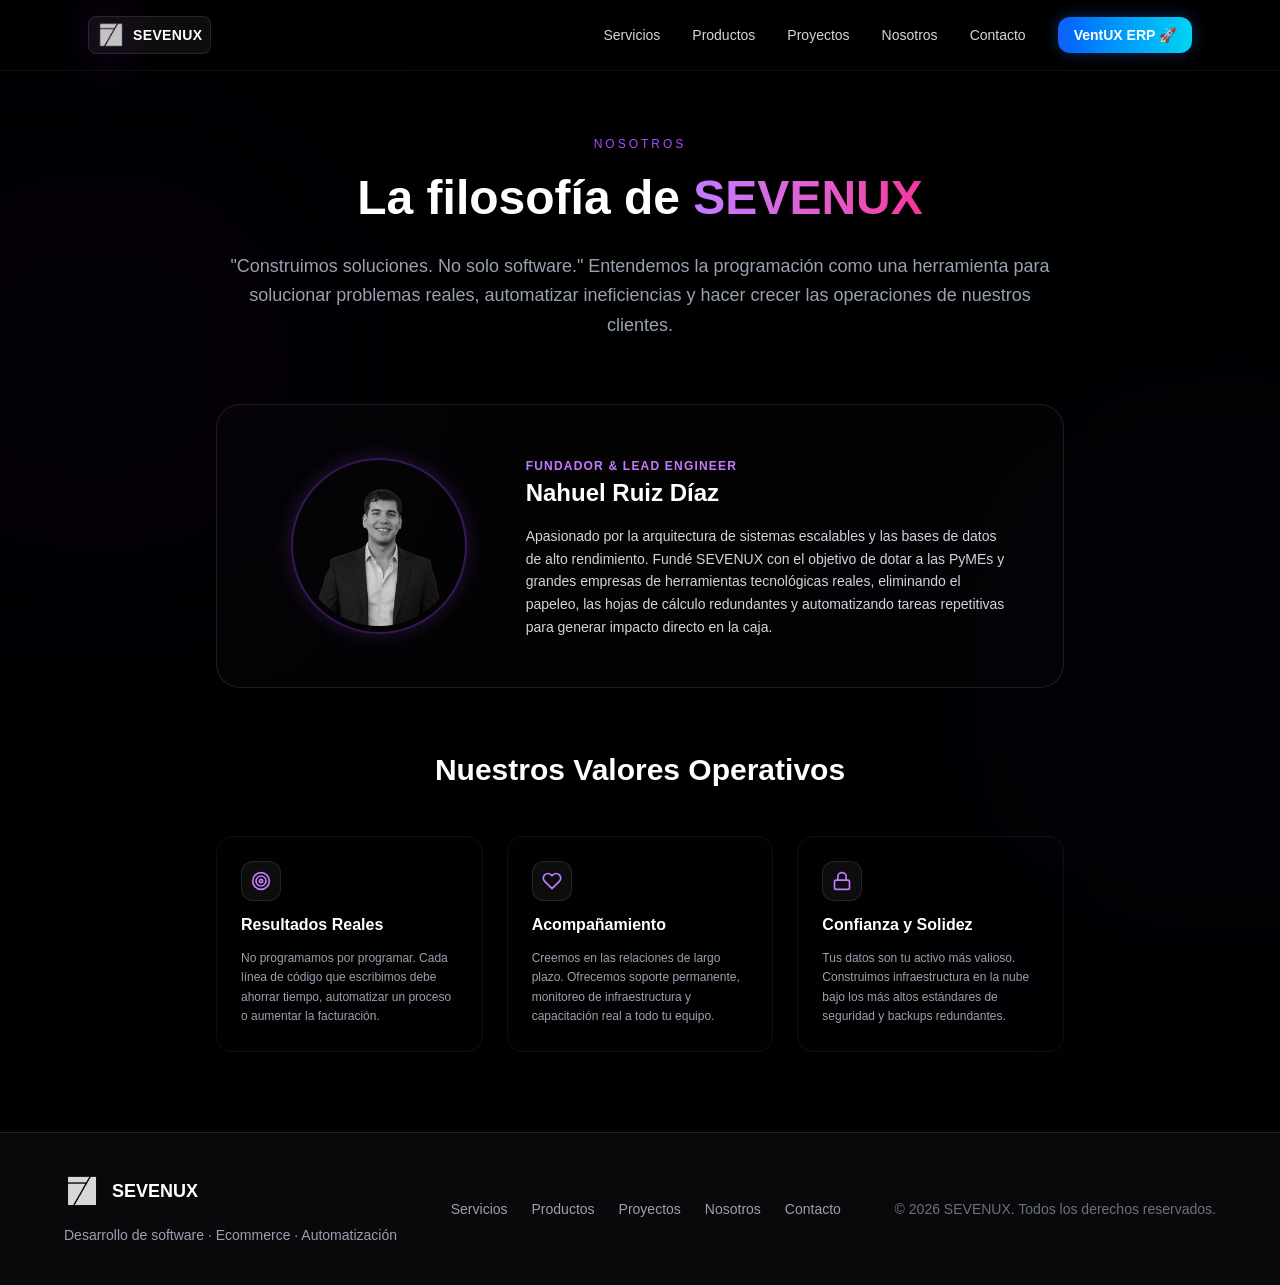
<file: nosotros/index.html>
<!DOCTYPE html><html lang="es" class="geist_a71539c9-module__T19VSG__variable geist_mono_8d43a2aa-module__8Li5zG__variable h-full antialiased"><head><meta charSet="utf-8"/><meta name="viewport" content="width=device-width, initial-scale=1"/><link rel="preload" href="/_next/static/media/797e433ab948586e-s.p.0r6juujl39pe6.woff2" as="font" crossorigin="" type="font/woff2"/><link rel="preload" href="/_next/static/media/caa3a2e1cccd8315-s.p.0wgildi0cnwt9.woff2" as="font" crossorigin="" type="font/woff2"/><link rel="stylesheet" href="/_next/static/chunks/2eys3i36k85rr.css" data-precedence="next"/><link rel="preload" as="script" fetchPriority="low" href="/_next/static/chunks/1guoti84v2fh3.js"/><script src="/_next/static/chunks/3n3uy-1nmxjdi.js" async=""></script><script src="/_next/static/chunks/3peubv2924kx4.js" async=""></script><script src="/_next/static/chunks/turbopack-1x57nfz1rdjy1.js" async=""></script><script src="/_next/static/chunks/1d4h-sglyo8ft.js" async=""></script><script src="/_next/static/chunks/14mumt5_n0xhi.js" async=""></script><script src="/_next/static/chunks/2pgal9rum2k2r.js" async=""></script><meta name="next-size-adjust" content=""/><title>Sobre Nosotros | Quiénes somos y qué hacemos en SEVENUX | SEVENUX</title><meta name="description" content="Conocé a SEVENUX, el equipo de ingeniería y desarrollo de software liderado por Nahuel Ruiz Díaz. Creamos soluciones robustas para digitalizar y automatizar empresas."/><meta name="author" content="SEVENUX"/><meta name="keywords" content="quienes somos sevenux,equipo de desarrollo,nahuel ruiz diaz,agencia tecnologica,ingeniería de software Chaco,sevenux nosotros"/><meta name="creator" content="Nahuel Ruiz Díaz"/><meta name="publisher" content="SEVENUX"/><meta name="robots" content="index, follow"/><meta name="googlebot" content="index, follow, max-image-preview:large, max-snippet:-1"/><link rel="canonical" href="https://sevenux.com/nosotros/"/><meta property="og:title" content="SEVENUX | Agencia de Desarrollo de Software y Automatización"/><meta property="og:description" content="Construimos software que transforma negocios. Desarrollo de sistemas a medida, ecommerce, automatización de procesos y consultoría tecnológica en Chaco, Argentina."/><meta property="og:url" content="https://sevenux.com/"/><meta property="og:site_name" content="SEVENUX"/><meta property="og:locale" content="es_AR"/><meta property="og:image" content="https://sevenux.com/wsevenux.png"/><meta property="og:image:width" content="800"/><meta property="og:image:height" content="800"/><meta property="og:image:alt" content="SEVENUX Software &amp; Automation"/><meta property="og:type" content="website"/><meta name="twitter:card" content="summary_large_image"/><meta name="twitter:title" content="SEVENUX | Agencia de Desarrollo de Software y Automatización"/><meta name="twitter:description" content="Construimos software que transforma negocios. Desarrollo de sistemas a medida, ecommerce y automatización de procesos."/><meta name="twitter:image" content="https://sevenux.com/wsevenux.png"/><link rel="icon" href="/favicon.ico?favicon.2-701hm33n0pg.ico" sizes="48x48" type="image/x-icon"/><script type="application/ld+json">{"@context":"https://schema.org","@type":"Organization","name":"SEVENUX","url":"https://sevenux.com","logo":"https://sevenux.com/wsevenux.png","founder":"Nahuel Ruiz Díaz","foundingLocation":"Chaco, Argentina","sameAs":["https://www.linkedin.com/in/dario-nahuel-ru%C3%ADz-d%C3%ADaz-30aba5245"],"description":"Desarrollo de software a medida, ecommerce, automatización de procesos y consultoría tecnológica."}</script><script src="/_next/static/chunks/0cz1d0mv5g_q7.js" noModule=""></script></head><body class="min-h-full flex flex-col"><div hidden=""><!--$--><!--/$--></div><script type="application/ld+json">{"@context":"https://schema.org","@type":"AboutPage","name":"Sobre SEVENUX","description":"Información sobre SEVENUX, agencia de desarrollo de software y automatizaciones liderada por Nahuel Ruiz Díaz.","url":"https://sevenux.com/nosotros/","mainEntity":{"@type":"Organization","name":"SEVENUX","founder":{"@type":"Person","name":"Nahuel Ruiz Díaz","jobTitle":"Fundador & Desarrollador Principal"}}}</script><header class="fixed top-0 w-full z-40 bg-black/70 backdrop-blur border-b border-white/5"><div class="max-w-6xl mx-auto flex items-center justify-between px-6 py-4"><div class="flex items-center gap-3"><button type="button" class="md:hidden rounded-lg border border-white/10 bg-white/5 p-3 text-white transition hover:bg-white/10" aria-label="Abrir menú"><span class="block h-0.5 w-6 bg-white mb-1"></span><span class="block h-0.5 w-6 bg-white mb-1"></span><span class="block h-0.5 w-6 bg-white"></span></button><a href="/" class="flex items-center gap-3 relative"><div class="absolute w-10 h-10 bg-purple-600/20 blur-xl rounded-full"></div><div class="bg-white/5 border border-white/10 rounded-lg px-2 py-1 flex items-center gap-2 relative"><img alt="SEVENUX" loading="lazy" width="28" height="28" decoding="async" data-nimg="1" class="opacity-90" style="color:transparent" src="/wsevenux.png"/><span class="text-white text-sm font-semibold tracking-wide">SEVENUX</span></div></a></div><nav class="hidden md:flex items-center gap-8 text-sm text-gray-300"><a href="/servicios/" class="hover:text-white transition">Servicios</a><a href="/productos/" class="hover:text-white transition">Productos</a><a href="/proyectos/" class="hover:text-white transition">Proyectos</a><a href="/nosotros/" class="hover:text-white transition">Nosotros</a><a href="/contacto/" class="hover:text-white transition">Contacto</a><a href="/ventux" class="px-4 py-2 rounded-xl bg-gradient-to-r from-blue-600 to-cyan-400 text-white font-bold hover:from-blue-500 hover:to-cyan-300 transition-all duration-300 shadow-[0_0_15px_rgba(37,99,235,0.4)] hover:shadow-[0_0_20px_rgba(34,211,238,0.6)]">VentUX ERP 🚀</a></nav></div></header><div class="hidden"><div class="absolute left-0 top-0 h-full w-72 max-w-[90vw] bg-[#090909] p-6 shadow-2xl transition-transform duration-300 -translate-x-full"><div class="flex items-center justify-between mb-8"><p class="text-sm uppercase tracking-[0.3em] text-purple-400">Menu</p><button type="button" class="rounded-lg border border-white/10 bg-white/5 px-3 py-2 text-white transition hover:bg-white/10" aria-label="Cerrar menú">Cerrar</button></div><nav class="flex flex-col gap-4 text-sm text-gray-200"><a href="/servicios/" class="block rounded-2xl border border-white/10 bg-white/5 px-4 py-3 transition hover:bg-white/10">Servicios</a><a href="/productos/" class="block rounded-2xl border border-white/10 bg-white/5 px-4 py-3 transition hover:bg-white/10">Productos</a><a href="/proyectos/" class="block rounded-2xl border border-white/10 bg-white/5 px-4 py-3 transition hover:bg-white/10">Proyectos</a><a href="/nosotros/" class="block rounded-2xl border border-white/10 bg-white/5 px-4 py-3 transition hover:bg-white/10">Nosotros</a><a href="/contacto/" class="block rounded-2xl border border-white/10 bg-white/5 px-4 py-3 transition hover:bg-white/10">Contacto</a><a href="/ventux" class="block rounded-2xl bg-gradient-to-r from-blue-600 to-cyan-400 text-white text-center font-bold px-4 py-3 shadow-[0_0_15px_rgba(37,99,235,0.4)] transition hover:opacity-90">VentUX ERP 🚀</a></nav></div></div><main class="bg-black text-white min-h-screen pt-28 pb-20 relative overflow-hidden"><div class="absolute w-[500px] h-[500px] bg-purple-600/5 blur-[160px] rounded-full top-[10%] left-[-150px] pointer-events-none"></div><div class="absolute w-[500px] h-[500px] bg-blue-600/5 blur-[160px] rounded-full bottom-[20%] right-[-200px] pointer-events-none"></div><div class="max-w-4xl mx-auto px-6 relative z-10"><div class="text-center mt-6 mb-16"><p class="text-purple-500 uppercase tracking-[0.25em] text-xs">Nosotros</p><h1 class="text-4xl md:text-5xl font-extrabold leading-tight mt-4">La filosofía de<!-- --> <span class="text-transparent bg-clip-text bg-gradient-to-r from-purple-400 to-pink-500">SEVENUX</span></h1><p class="text-gray-400 mt-6 text-base md:text-lg leading-relaxed">&quot;Construimos soluciones. No solo software.&quot; Entendemos la programación como una herramienta para solucionar problemas reales, automatizar ineficiencias y hacer crecer las operaciones de nuestros clientes.</p></div><section class="bg-zinc-950/40 border border-white/10 rounded-3xl p-8 md:p-12 mb-16"><div class="grid md:grid-cols-12 gap-8 items-center"><div class="md:col-span-4 flex justify-center"><div class="relative w-44 h-44 rounded-full overflow-hidden border-2 border-purple-500/30 p-1.5 shadow-[0_0_20px_rgba(168,85,247,0.2)]"><img alt="Nahuel Ruiz Díaz - Fundador de SEVENUX" loading="lazy" width="176" height="176" decoding="async" data-nimg="1" class="w-full h-full object-cover rounded-full filter grayscale hover:grayscale-0 transition duration-500" style="color:transparent" src="/images/dario.png"/></div></div><div class="md:col-span-8 space-y-4 text-center md:text-left"><span class="text-xs font-bold text-purple-400 uppercase tracking-widest">Fundador &amp; Lead Engineer</span><h2 class="text-2xl font-bold">Nahuel Ruiz Díaz</h2><p class="text-sm text-gray-300 leading-relaxed">Apasionado por la arquitectura de sistemas escalables y las bases de datos de alto rendimiento. Fundé SEVENUX con el objetivo de dotar a las PyMEs y grandes empresas de herramientas tecnológicas reales, eliminando el papeleo, las hojas de cálculo redundantes y automatizando tareas repetitivas para generar impacto directo en la caja.</p></div></div></section><section class="space-y-8"><h2 class="text-2xl md:text-3xl font-bold text-center mb-12">Nuestros Valores Operativos</h2><div class="grid md:grid-cols-3 gap-6"><div class="bg-zinc-950/20 border border-white/5 p-6 rounded-2xl hover:border-purple-500/10 transition duration-300 space-y-3"><div class="w-10 h-10 bg-white/5 border border-white/10 rounded-xl flex items-center justify-center"><svg stroke="currentColor" fill="none" stroke-width="2" viewBox="0 0 24 24" stroke-linecap="round" stroke-linejoin="round" class="w-5 h-5 text-purple-400" height="1em" width="1em" xmlns="http://www.w3.org/2000/svg"><circle cx="12" cy="12" r="10"></circle><circle cx="12" cy="12" r="6"></circle><circle cx="12" cy="12" r="2"></circle></svg></div><h3 class="text-base font-bold text-white">Resultados Reales</h3><p class="text-xs text-gray-400 leading-relaxed">No programamos por programar. Cada línea de código que escribimos debe ahorrar tiempo, automatizar un proceso o aumentar la facturación.</p></div><div class="bg-zinc-950/20 border border-white/5 p-6 rounded-2xl hover:border-purple-500/10 transition duration-300 space-y-3"><div class="w-10 h-10 bg-white/5 border border-white/10 rounded-xl flex items-center justify-center"><svg stroke="currentColor" fill="none" stroke-width="2" viewBox="0 0 24 24" stroke-linecap="round" stroke-linejoin="round" class="w-5 h-5 text-purple-400" height="1em" width="1em" xmlns="http://www.w3.org/2000/svg"><path d="M20.84 4.61a5.5 5.5 0 0 0-7.78 0L12 5.67l-1.06-1.06a5.5 5.5 0 0 0-7.78 7.78l1.06 1.06L12 21.23l7.78-7.78 1.06-1.06a5.5 5.5 0 0 0 0-7.78z"></path></svg></div><h3 class="text-base font-bold text-white">Acompañamiento</h3><p class="text-xs text-gray-400 leading-relaxed">Creemos en las relaciones de largo plazo. Ofrecemos soporte permanente, monitoreo de infraestructura y capacitación real a todo tu equipo.</p></div><div class="bg-zinc-950/20 border border-white/5 p-6 rounded-2xl hover:border-purple-500/10 transition duration-300 space-y-3"><div class="w-10 h-10 bg-white/5 border border-white/10 rounded-xl flex items-center justify-center"><svg stroke="currentColor" fill="none" stroke-width="2" viewBox="0 0 24 24" stroke-linecap="round" stroke-linejoin="round" class="w-5 h-5 text-purple-400" height="1em" width="1em" xmlns="http://www.w3.org/2000/svg"><rect x="3" y="11" width="18" height="11" rx="2" ry="2"></rect><path d="M7 11V7a5 5 0 0 1 10 0v4"></path></svg></div><h3 class="text-base font-bold text-white">Confianza y Solidez</h3><p class="text-xs text-gray-400 leading-relaxed">Tus datos son tu activo más valioso. Construimos infraestructura en la nube bajo los más altos estándares de seguridad y backups redundantes.</p></div></div></section></div></main><footer class="bg-zinc-950 text-white py-10 px-6 border-t border-white/10"><div class="max-w-6xl mx-auto flex flex-col md:flex-row justify-between items-center gap-6"><div class="text-center md:text-left flex flex-col items-center md:items-start gap-3"><div class="flex items-center gap-3"><img alt="SEVENUX" loading="lazy" width="36" height="36" decoding="async" data-nimg="1" class="" style="color:transparent" src="/wsevenux.png"/><span class="text-lg font-semibold">SEVENUX</span></div><p class="text-gray-400 text-sm mt-1">Desarrollo de software · Ecommerce · Automatización</p></div><div class="flex flex-wrap gap-4 md:gap-6 text-sm text-gray-400 justify-center"><a href="/servicios/" class="hover:text-white transition">Servicios</a><a href="/productos/" class="hover:text-white transition">Productos</a><a href="/proyectos/" class="hover:text-white transition">Proyectos</a><a href="/nosotros/" class="hover:text-white transition">Nosotros</a><a href="/contacto/" class="hover:text-white transition">Contacto</a></div><div class="text-gray-500 text-sm">© <!-- -->2026<!-- --> SEVENUX. Todos los derechos reservados.</div></div></footer><!--$--><!--/$--><script src="/_next/static/chunks/1guoti84v2fh3.js" id="_R_" async=""></script><script>(self.__next_f=self.__next_f||[]).push([0])</script><script>self.__next_f.push([1,"1:\"$Sreact.fragment\"\n2:I[39756,[\"/_next/static/chunks/1d4h-sglyo8ft.js\",\"/_next/static/chunks/14mumt5_n0xhi.js\"],\"default\"]\n3:I[37457,[\"/_next/static/chunks/1d4h-sglyo8ft.js\",\"/_next/static/chunks/14mumt5_n0xhi.js\"],\"default\"]\n4:I[7988,[\"/_next/static/chunks/1d4h-sglyo8ft.js\",\"/_next/static/chunks/14mumt5_n0xhi.js\",\"/_next/static/chunks/2pgal9rum2k2r.js\"],\"default\"]\ne:I[68027,[\"/_next/static/chunks/1d4h-sglyo8ft.js\",\"/_next/static/chunks/14mumt5_n0xhi.js\"],\"default\",1]\n:HL[\"/_next/static/chunks/2eys3i36k85rr.css\",\"style\"]\n:HL[\"/_next/static/media/797e433ab948586e-s.p.0r6juujl39pe6.woff2\",\"font\",{\"crossOrigin\":\"\",\"type\":\"font/woff2\"}]\n:HL[\"/_next/static/media/caa3a2e1cccd8315-s.p.0wgildi0cnwt9.woff2\",\"font\",{\"crossOrigin\":\"\",\"type\":\"font/woff2\"}]\n"])</script><script>self.__next_f.push([1,"0:{\"P\":null,\"c\":[\"\",\"nosotros\",\"\"],\"q\":\"\",\"i\":false,\"f\":[[[\"\",{\"children\":[\"nosotros\",{\"children\":[\"__PAGE__\",{}]}]},\"$undefined\",\"$undefined\",16],[[\"$\",\"$1\",\"c\",{\"children\":[[[\"$\",\"link\",\"0\",{\"rel\":\"stylesheet\",\"href\":\"/_next/static/chunks/2eys3i36k85rr.css\",\"precedence\":\"next\",\"crossOrigin\":\"$undefined\",\"nonce\":\"$undefined\"}],[\"$\",\"script\",\"script-0\",{\"src\":\"/_next/static/chunks/1d4h-sglyo8ft.js\",\"async\":true,\"nonce\":\"$undefined\"}],[\"$\",\"script\",\"script-1\",{\"src\":\"/_next/static/chunks/14mumt5_n0xhi.js\",\"async\":true,\"nonce\":\"$undefined\"}]],[\"$\",\"html\",null,{\"lang\":\"es\",\"className\":\"geist_a71539c9-module__T19VSG__variable geist_mono_8d43a2aa-module__8Li5zG__variable h-full antialiased\",\"children\":[[\"$\",\"head\",null,{\"children\":[\"$\",\"script\",null,{\"type\":\"application/ld+json\",\"dangerouslySetInnerHTML\":{\"__html\":\"{\\\"@context\\\":\\\"https://schema.org\\\",\\\"@type\\\":\\\"Organization\\\",\\\"name\\\":\\\"SEVENUX\\\",\\\"url\\\":\\\"https://sevenux.com\\\",\\\"logo\\\":\\\"https://sevenux.com/wsevenux.png\\\",\\\"founder\\\":\\\"Nahuel Ruiz Díaz\\\",\\\"foundingLocation\\\":\\\"Chaco, Argentina\\\",\\\"sameAs\\\":[\\\"https://www.linkedin.com/in/dario-nahuel-ru%C3%ADz-d%C3%ADaz-30aba5245\\\"],\\\"description\\\":\\\"Desarrollo de software a medida, ecommerce, automatización de procesos y consultoría tecnológica.\\\"}\"}}]}],[\"$\",\"body\",null,{\"className\":\"min-h-full flex flex-col\",\"children\":[\"$\",\"$L2\",null,{\"parallelRouterKey\":\"children\",\"error\":\"$undefined\",\"errorStyles\":\"$undefined\",\"errorScripts\":\"$undefined\",\"template\":[\"$\",\"$L3\",null,{}],\"templateStyles\":\"$undefined\",\"templateScripts\":\"$undefined\",\"notFound\":[[[\"$\",\"title\",null,{\"children\":\"404: This page could not be found.\"}],[\"$\",\"div\",null,{\"style\":{\"fontFamily\":\"system-ui,\\\"Segoe UI\\\",Roboto,Helvetica,Arial,sans-serif,\\\"Apple Color Emoji\\\",\\\"Segoe UI Emoji\\\"\",\"height\":\"100vh\",\"textAlign\":\"center\",\"display\":\"flex\",\"flexDirection\":\"column\",\"alignItems\":\"center\",\"justifyContent\":\"center\"},\"children\":[\"$\",\"div\",null,{\"children\":[[\"$\",\"style\",null,{\"dangerouslySetInnerHTML\":{\"__html\":\"body{color:#000;background:#fff;margin:0}.next-error-h1{border-right:1px solid rgba(0,0,0,.3)}@media (prefers-color-scheme:dark){body{color:#fff;background:#000}.next-error-h1{border-right:1px solid rgba(255,255,255,.3)}}\"}}],[\"$\",\"h1\",null,{\"className\":\"next-error-h1\",\"style\":{\"display\":\"inline-block\",\"margin\":\"0 20px 0 0\",\"padding\":\"0 23px 0 0\",\"fontSize\":24,\"fontWeight\":500,\"verticalAlign\":\"top\",\"lineHeight\":\"49px\"},\"children\":404}],[\"$\",\"div\",null,{\"style\":{\"display\":\"inline-block\"},\"children\":[\"$\",\"h2\",null,{\"style\":{\"fontSize\":14,\"fontWeight\":400,\"lineHeight\":\"49px\",\"margin\":0},\"children\":\"This page could not be found.\"}]}]]}]}]],[]],\"forbidden\":\"$undefined\",\"unauthorized\":\"$undefined\"}]}]]}]]}],{\"children\":[[\"$\",\"$1\",\"c\",{\"children\":[null,[\"$\",\"$L2\",null,{\"parallelRouterKey\":\"children\",\"error\":\"$undefined\",\"errorStyles\":\"$undefined\",\"errorScripts\":\"$undefined\",\"template\":[\"$\",\"$L3\",null,{}],\"templateStyles\":\"$undefined\",\"templateScripts\":\"$undefined\",\"notFound\":\"$undefined\",\"forbidden\":\"$undefined\",\"unauthorized\":\"$undefined\"}]]}],{\"children\":[[\"$\",\"$1\",\"c\",{\"children\":[[[\"$\",\"script\",null,{\"type\":\"application/ld+json\",\"dangerouslySetInnerHTML\":{\"__html\":\"{\\\"@context\\\":\\\"https://schema.org\\\",\\\"@type\\\":\\\"AboutPage\\\",\\\"name\\\":\\\"Sobre SEVENUX\\\",\\\"description\\\":\\\"Información sobre SEVENUX, agencia de desarrollo de software y automatizaciones liderada por Nahuel Ruiz Díaz.\\\",\\\"url\\\":\\\"https://sevenux.com/nosotros/\\\",\\\"mainEntity\\\":{\\\"@type\\\":\\\"Organization\\\",\\\"name\\\":\\\"SEVENUX\\\",\\\"founder\\\":{\\\"@type\\\":\\\"Person\\\",\\\"name\\\":\\\"Nahuel Ruiz Díaz\\\",\\\"jobTitle\\\":\\\"Fundador \u0026 Desarrollador Principal\\\"}}}\"}}],[\"$\",\"$L4\",null,{}],[\"$\",\"main\",null,{\"className\":\"bg-black text-white min-h-screen pt-28 pb-20 relative overflow-hidden\",\"children\":[[\"$\",\"div\",null,{\"className\":\"absolute w-[500px] h-[500px] bg-purple-600/5 blur-[160px] rounded-full top-[10%] left-[-150px] pointer-events-none\"}],[\"$\",\"div\",null,{\"className\":\"absolute w-[500px] h-[500px] bg-blue-600/5 blur-[160px] rounded-full bottom-[20%] right-[-200px] pointer-events-none\"}],[\"$\",\"div\",null,{\"className\":\"max-w-4xl mx-auto px-6 relative z-10\",\"children\":[[\"$\",\"div\",null,{\"className\":\"text-center mt-6 mb-16\",\"children\":[[\"$\",\"p\",null,{\"className\":\"text-purple-500 uppercase tracking-[0.25em] text-xs\",\"children\":\"Nosotros\"}],[\"$\",\"h1\",null,{\"className\":\"text-4xl md:text-5xl font-extrabold leading-tight mt-4\",\"children\":[\"La filosofía de\",\" \",\"$L5\"]}],\"$L6\"]}],\"$L7\",\"$L8\"]}]]}],\"$L9\"],[\"$La\"],\"$Lb\"]}],{},null,false,null]},null,false,\"$@c\"]},null,false,null],\"$Ld\",false]],\"m\":\"$undefined\",\"G\":[\"$e\",[\"$Lf\"]],\"S\":true,\"h\":null,\"s\":\"$undefined\",\"l\":\"$undefined\",\"p\":\"$undefined\",\"d\":\"$undefined\",\"b\":\"iRFIBH7wha1yc9mz_4oI7\"}\n"])</script><script>self.__next_f.push([1,"10:I[5500,[\"/_next/static/chunks/1d4h-sglyo8ft.js\",\"/_next/static/chunks/14mumt5_n0xhi.js\",\"/_next/static/chunks/2pgal9rum2k2r.js\"],\"Image\"]\n11:I[97367,[\"/_next/static/chunks/1d4h-sglyo8ft.js\",\"/_next/static/chunks/14mumt5_n0xhi.js\"],\"OutletBoundary\"]\n12:\"$Sreact.suspense\"\n15:I[97367,[\"/_next/static/chunks/1d4h-sglyo8ft.js\",\"/_next/static/chunks/14mumt5_n0xhi.js\"],\"ViewportBoundary\"]\n17:I[97367,[\"/_next/static/chunks/1d4h-sglyo8ft.js\",\"/_next/static/chunks/14mumt5_n0xhi.js\"],\"MetadataBoundary\"]\n5:[\"$\",\"span\",null,{\"className\":\"text-transparent bg-clip-text bg-gradient-to-r from-purple-400 to-pink-500\",\"children\":\"SEVENUX\"}]\n6:[\"$\",\"p\",null,{\"className\":\"text-gray-400 mt-6 text-base md:text-lg leading-relaxed\",\"children\":\"\\\"Construimos soluciones. No solo software.\\\" Entendemos la programación como una herramienta para solucionar problemas reales, automatizar ineficiencias y hacer crecer las operaciones de nuestros clientes.\"}]\n"])</script><script>self.__next_f.push([1,"7:[\"$\",\"section\",null,{\"className\":\"bg-zinc-950/40 border border-white/10 rounded-3xl p-8 md:p-12 mb-16\",\"children\":[\"$\",\"div\",null,{\"className\":\"grid md:grid-cols-12 gap-8 items-center\",\"children\":[[\"$\",\"div\",null,{\"className\":\"md:col-span-4 flex justify-center\",\"children\":[\"$\",\"div\",null,{\"className\":\"relative w-44 h-44 rounded-full overflow-hidden border-2 border-purple-500/30 p-1.5 shadow-[0_0_20px_rgba(168,85,247,0.2)]\",\"children\":[\"$\",\"$L10\",null,{\"src\":\"/images/dario.png\",\"alt\":\"Nahuel Ruiz Díaz - Fundador de SEVENUX\",\"width\":176,\"height\":176,\"className\":\"w-full h-full object-cover rounded-full filter grayscale hover:grayscale-0 transition duration-500\"}]}]}],[\"$\",\"div\",null,{\"className\":\"md:col-span-8 space-y-4 text-center md:text-left\",\"children\":[[\"$\",\"span\",null,{\"className\":\"text-xs font-bold text-purple-400 uppercase tracking-widest\",\"children\":\"Fundador \u0026 Lead Engineer\"}],[\"$\",\"h2\",null,{\"className\":\"text-2xl font-bold\",\"children\":\"Nahuel Ruiz Díaz\"}],[\"$\",\"p\",null,{\"className\":\"text-sm text-gray-300 leading-relaxed\",\"children\":\"Apasionado por la arquitectura de sistemas escalables y las bases de datos de alto rendimiento. Fundé SEVENUX con el objetivo de dotar a las PyMEs y grandes empresas de herramientas tecnológicas reales, eliminando el papeleo, las hojas de cálculo redundantes y automatizando tareas repetitivas para generar impacto directo en la caja.\"}]]}]]}]}]\n"])</script><script>self.__next_f.push([1,"8:[\"$\",\"section\",null,{\"className\":\"space-y-8\",\"children\":[[\"$\",\"h2\",null,{\"className\":\"text-2xl md:text-3xl font-bold text-center mb-12\",\"children\":\"Nuestros Valores Operativos\"}],[\"$\",\"div\",null,{\"className\":\"grid md:grid-cols-3 gap-6\",\"children\":[[\"$\",\"div\",\"0\",{\"className\":\"bg-zinc-950/20 border border-white/5 p-6 rounded-2xl hover:border-purple-500/10 transition duration-300 space-y-3\",\"children\":[[\"$\",\"div\",null,{\"className\":\"w-10 h-10 bg-white/5 border border-white/10 rounded-xl flex items-center justify-center\",\"children\":[\"$\",\"svg\",null,{\"stroke\":\"currentColor\",\"fill\":\"none\",\"strokeWidth\":\"2\",\"viewBox\":\"0 0 24 24\",\"strokeLinecap\":\"round\",\"strokeLinejoin\":\"round\",\"className\":\"w-5 h-5 text-purple-400\",\"children\":[\"$undefined\",[[\"$\",\"circle\",\"0\",{\"cx\":\"12\",\"cy\":\"12\",\"r\":\"10\",\"children\":[]}],[\"$\",\"circle\",\"1\",{\"cx\":\"12\",\"cy\":\"12\",\"r\":\"6\",\"children\":[]}],[\"$\",\"circle\",\"2\",{\"cx\":\"12\",\"cy\":\"12\",\"r\":\"2\",\"children\":[]}]]],\"style\":{\"color\":\"$undefined\"},\"height\":\"1em\",\"width\":\"1em\",\"xmlns\":\"http://www.w3.org/2000/svg\"}]}],[\"$\",\"h3\",null,{\"className\":\"text-base font-bold text-white\",\"children\":\"Resultados Reales\"}],[\"$\",\"p\",null,{\"className\":\"text-xs text-gray-400 leading-relaxed\",\"children\":\"No programamos por programar. Cada línea de código que escribimos debe ahorrar tiempo, automatizar un proceso o aumentar la facturación.\"}]]}],[\"$\",\"div\",\"1\",{\"className\":\"bg-zinc-950/20 border border-white/5 p-6 rounded-2xl hover:border-purple-500/10 transition duration-300 space-y-3\",\"children\":[[\"$\",\"div\",null,{\"className\":\"w-10 h-10 bg-white/5 border border-white/10 rounded-xl flex items-center justify-center\",\"children\":[\"$\",\"svg\",null,{\"stroke\":\"currentColor\",\"fill\":\"none\",\"strokeWidth\":\"2\",\"viewBox\":\"0 0 24 24\",\"strokeLinecap\":\"round\",\"strokeLinejoin\":\"round\",\"className\":\"w-5 h-5 text-purple-400\",\"children\":[\"$undefined\",[[\"$\",\"path\",\"0\",{\"d\":\"M20.84 4.61a5.5 5.5 0 0 0-7.78 0L12 5.67l-1.06-1.06a5.5 5.5 0 0 0-7.78 7.78l1.06 1.06L12 21.23l7.78-7.78 1.06-1.06a5.5 5.5 0 0 0 0-7.78z\",\"children\":[]}]]],\"style\":{\"color\":\"$undefined\"},\"height\":\"1em\",\"width\":\"1em\",\"xmlns\":\"http://www.w3.org/2000/svg\"}]}],[\"$\",\"h3\",null,{\"className\":\"text-base font-bold text-white\",\"children\":\"Acompañamiento\"}],[\"$\",\"p\",null,{\"className\":\"text-xs text-gray-400 leading-relaxed\",\"children\":\"Creemos en las relaciones de largo plazo. Ofrecemos soporte permanente, monitoreo de infraestructura y capacitación real a todo tu equipo.\"}]]}],[\"$\",\"div\",\"2\",{\"className\":\"bg-zinc-950/20 border border-white/5 p-6 rounded-2xl hover:border-purple-500/10 transition duration-300 space-y-3\",\"children\":[[\"$\",\"div\",null,{\"className\":\"w-10 h-10 bg-white/5 border border-white/10 rounded-xl flex items-center justify-center\",\"children\":[\"$\",\"svg\",null,{\"stroke\":\"currentColor\",\"fill\":\"none\",\"strokeWidth\":\"2\",\"viewBox\":\"0 0 24 24\",\"strokeLinecap\":\"round\",\"strokeLinejoin\":\"round\",\"className\":\"w-5 h-5 text-purple-400\",\"children\":[\"$undefined\",[[\"$\",\"rect\",\"0\",{\"x\":\"3\",\"y\":\"11\",\"width\":\"18\",\"height\":\"11\",\"rx\":\"2\",\"ry\":\"2\",\"children\":[]}],[\"$\",\"path\",\"1\",{\"d\":\"M7 11V7a5 5 0 0 1 10 0v4\",\"children\":[]}]]],\"style\":{\"color\":\"$undefined\"},\"height\":\"1em\",\"width\":\"1em\",\"xmlns\":\"http://www.w3.org/2000/svg\"}]}],[\"$\",\"h3\",null,{\"className\":\"text-base font-bold text-white\",\"children\":\"Confianza y Solidez\"}],[\"$\",\"p\",null,{\"className\":\"text-xs text-gray-400 leading-relaxed\",\"children\":\"Tus datos son tu activo más valioso. Construimos infraestructura en la nube bajo los más altos estándares de seguridad y backups redundantes.\"}]]}]]}]]}]\n"])</script><script>self.__next_f.push([1,"9:[\"$\",\"footer\",null,{\"className\":\"bg-zinc-950 text-white py-10 px-6 border-t border-white/10\",\"children\":[\"$\",\"div\",null,{\"className\":\"max-w-6xl mx-auto flex flex-col md:flex-row justify-between items-center gap-6\",\"children\":[[\"$\",\"div\",null,{\"className\":\"text-center md:text-left flex flex-col items-center md:items-start gap-3\",\"children\":[[\"$\",\"div\",null,{\"className\":\"flex items-center gap-3\",\"children\":[[\"$\",\"$L10\",null,{\"src\":\"/wsevenux.png\",\"alt\":\"SEVENUX\",\"width\":36,\"height\":36,\"className\":\"\"}],[\"$\",\"span\",null,{\"className\":\"text-lg font-semibold\",\"children\":\"SEVENUX\"}]]}],[\"$\",\"p\",null,{\"className\":\"text-gray-400 text-sm mt-1\",\"children\":\"Desarrollo de software · Ecommerce · Automatización\"}]]}],[\"$\",\"div\",null,{\"className\":\"flex flex-wrap gap-4 md:gap-6 text-sm text-gray-400 justify-center\",\"children\":[[\"$\",\"a\",null,{\"href\":\"/servicios/\",\"className\":\"hover:text-white transition\",\"children\":\"Servicios\"}],[\"$\",\"a\",null,{\"href\":\"/productos/\",\"className\":\"hover:text-white transition\",\"children\":\"Productos\"}],[\"$\",\"a\",null,{\"href\":\"/proyectos/\",\"className\":\"hover:text-white transition\",\"children\":\"Proyectos\"}],[\"$\",\"a\",null,{\"href\":\"/nosotros/\",\"className\":\"hover:text-white transition\",\"children\":\"Nosotros\"}],[\"$\",\"a\",null,{\"href\":\"/contacto/\",\"className\":\"hover:text-white transition\",\"children\":\"Contacto\"}]]}],[\"$\",\"div\",null,{\"className\":\"text-gray-500 text-sm\",\"children\":[\"© \",2026,\" SEVENUX. Todos los derechos reservados.\"]}]]}]}]\n"])</script><script>self.__next_f.push([1,"a:[\"$\",\"script\",\"script-0\",{\"src\":\"/_next/static/chunks/2pgal9rum2k2r.js\",\"async\":true,\"nonce\":\"$undefined\"}]\nb:[\"$\",\"$L11\",null,{\"children\":[\"$\",\"$12\",null,{\"name\":\"Next.MetadataOutlet\",\"children\":\"$@13\"}]}]\n14:[]\nc:\"$W14\"\nd:[\"$\",\"$1\",\"h\",{\"children\":[null,[\"$\",\"$L15\",null,{\"children\":\"$L16\"}],[\"$\",\"div\",null,{\"hidden\":true,\"children\":[\"$\",\"$L17\",null,{\"children\":[\"$\",\"$12\",null,{\"name\":\"Next.Metadata\",\"children\":\"$L18\"}]}]}],[\"$\",\"meta\",null,{\"name\":\"next-size-adjust\",\"content\":\"\"}]]}]\nf:[\"$\",\"link\",\"0\",{\"rel\":\"stylesheet\",\"href\":\"/_next/static/chunks/2eys3i36k85rr.css\",\"precedence\":\"next\",\"crossOrigin\":\"$undefined\",\"nonce\":\"$undefined\"}]\n"])</script><script>self.__next_f.push([1,"16:[[\"$\",\"meta\",\"0\",{\"charSet\":\"utf-8\"}],[\"$\",\"meta\",\"1\",{\"name\":\"viewport\",\"content\":\"width=device-width, initial-scale=1\"}]]\n"])</script><script>self.__next_f.push([1,"19:I[27201,[\"/_next/static/chunks/1d4h-sglyo8ft.js\",\"/_next/static/chunks/14mumt5_n0xhi.js\"],\"IconMark\"]\n13:null\n"])</script><script>self.__next_f.push([1,"18:[[\"$\",\"title\",\"0\",{\"children\":\"Sobre Nosotros | Quiénes somos y qué hacemos en SEVENUX | SEVENUX\"}],[\"$\",\"meta\",\"1\",{\"name\":\"description\",\"content\":\"Conocé a SEVENUX, el equipo de ingeniería y desarrollo de software liderado por Nahuel Ruiz Díaz. Creamos soluciones robustas para digitalizar y automatizar empresas.\"}],[\"$\",\"meta\",\"2\",{\"name\":\"author\",\"content\":\"SEVENUX\"}],[\"$\",\"meta\",\"3\",{\"name\":\"keywords\",\"content\":\"quienes somos sevenux,equipo de desarrollo,nahuel ruiz diaz,agencia tecnologica,ingeniería de software Chaco,sevenux nosotros\"}],[\"$\",\"meta\",\"4\",{\"name\":\"creator\",\"content\":\"Nahuel Ruiz Díaz\"}],[\"$\",\"meta\",\"5\",{\"name\":\"publisher\",\"content\":\"SEVENUX\"}],[\"$\",\"meta\",\"6\",{\"name\":\"robots\",\"content\":\"index, follow\"}],[\"$\",\"meta\",\"7\",{\"name\":\"googlebot\",\"content\":\"index, follow, max-image-preview:large, max-snippet:-1\"}],[\"$\",\"link\",\"8\",{\"rel\":\"canonical\",\"href\":\"https://sevenux.com/nosotros/\"}],[\"$\",\"meta\",\"9\",{\"property\":\"og:title\",\"content\":\"SEVENUX | Agencia de Desarrollo de Software y Automatización\"}],[\"$\",\"meta\",\"10\",{\"property\":\"og:description\",\"content\":\"Construimos software que transforma negocios. Desarrollo de sistemas a medida, ecommerce, automatización de procesos y consultoría tecnológica en Chaco, Argentina.\"}],[\"$\",\"meta\",\"11\",{\"property\":\"og:url\",\"content\":\"https://sevenux.com/\"}],[\"$\",\"meta\",\"12\",{\"property\":\"og:site_name\",\"content\":\"SEVENUX\"}],[\"$\",\"meta\",\"13\",{\"property\":\"og:locale\",\"content\":\"es_AR\"}],[\"$\",\"meta\",\"14\",{\"property\":\"og:image\",\"content\":\"https://sevenux.com/wsevenux.png\"}],[\"$\",\"meta\",\"15\",{\"property\":\"og:image:width\",\"content\":\"800\"}],[\"$\",\"meta\",\"16\",{\"property\":\"og:image:height\",\"content\":\"800\"}],[\"$\",\"meta\",\"17\",{\"property\":\"og:image:alt\",\"content\":\"SEVENUX Software \u0026 Automation\"}],[\"$\",\"meta\",\"18\",{\"property\":\"og:type\",\"content\":\"website\"}],[\"$\",\"meta\",\"19\",{\"name\":\"twitter:card\",\"content\":\"summary_large_image\"}],[\"$\",\"meta\",\"20\",{\"name\":\"twitter:title\",\"content\":\"SEVENUX | Agencia de Desarrollo de Software y Automatización\"}],[\"$\",\"meta\",\"21\",{\"name\":\"twitter:description\",\"content\":\"Construimos software que transforma negocios. Desarrollo de sistemas a medida, ecommerce y automatización de procesos.\"}],[\"$\",\"meta\",\"22\",{\"name\":\"twitter:image\",\"content\":\"https://sevenux.com/wsevenux.png\"}],[\"$\",\"link\",\"23\",{\"rel\":\"icon\",\"href\":\"/favicon.ico?favicon.2-701hm33n0pg.ico\",\"sizes\":\"48x48\",\"type\":\"image/x-icon\"}],[\"$\",\"$L19\",\"24\",{}]]\n"])</script></body></html>
</file>
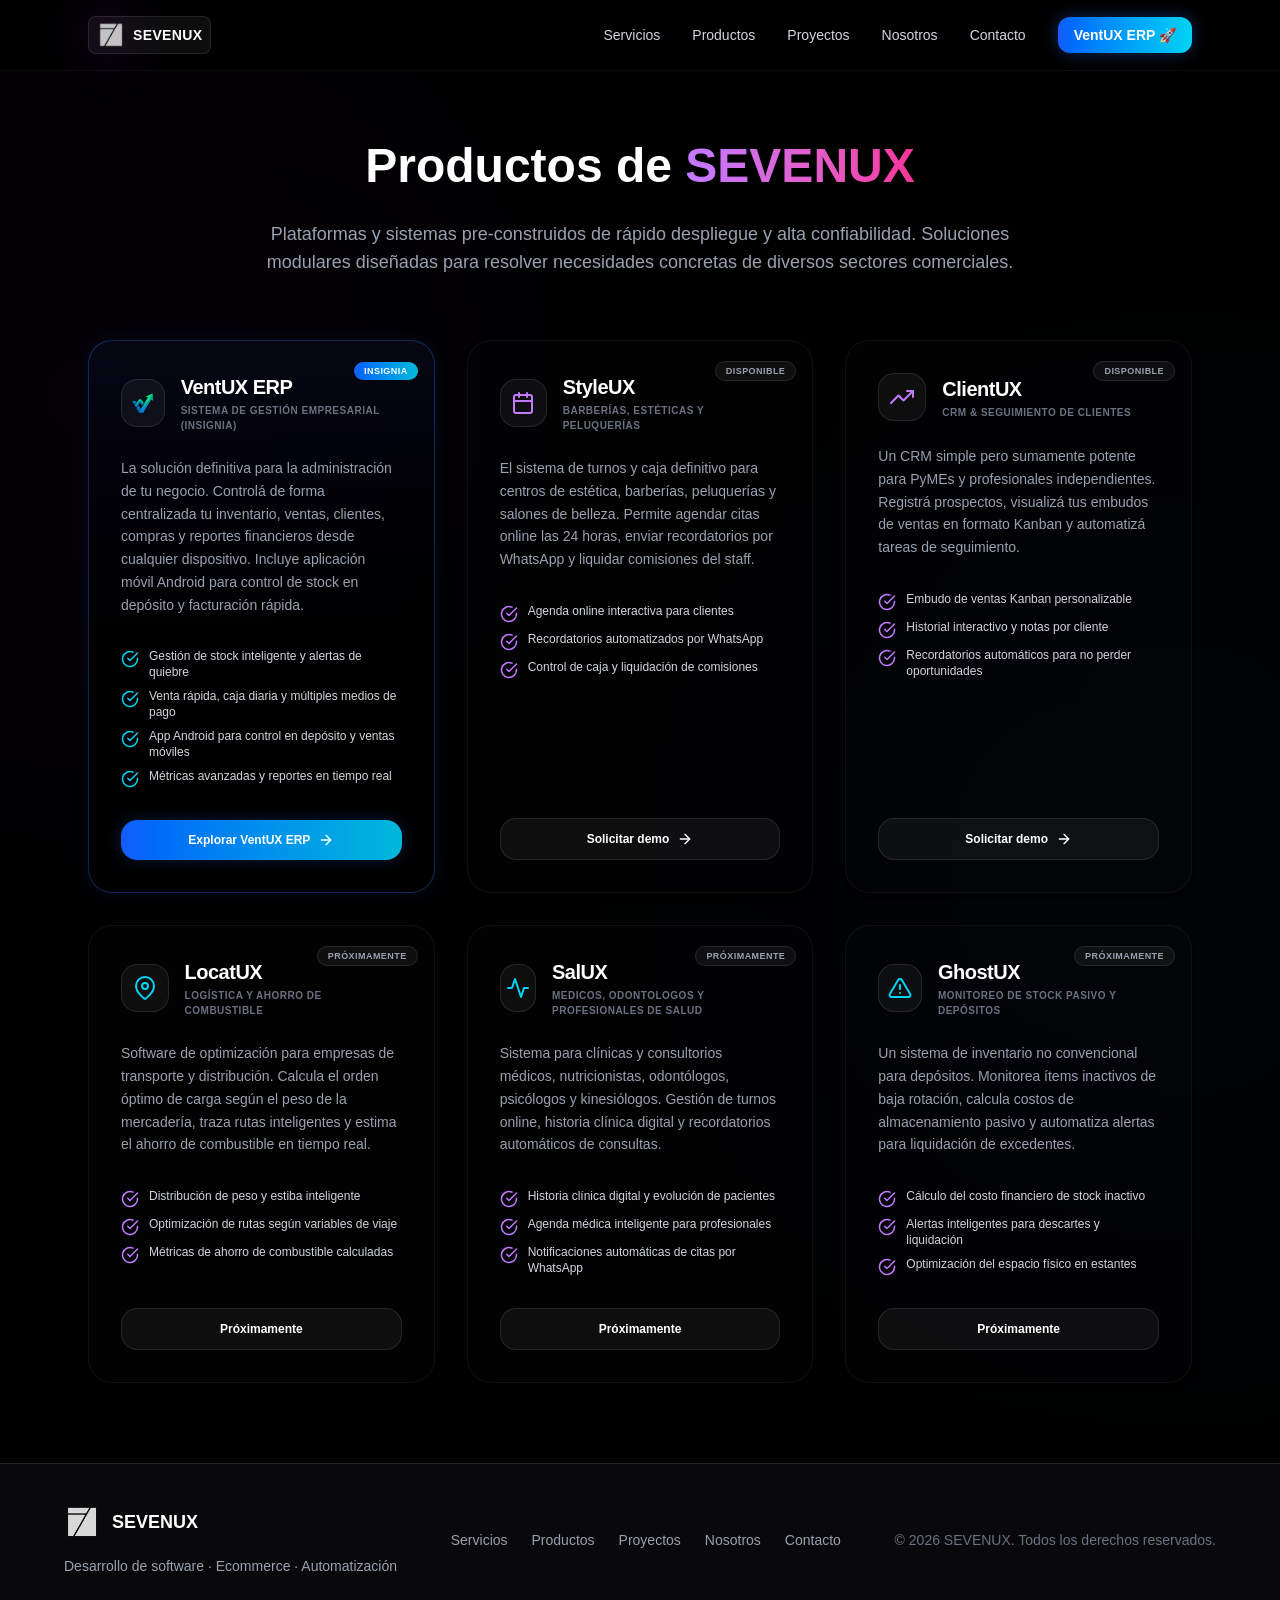
<file: productos/index.html>
<!DOCTYPE html><html lang="es" class="geist_a71539c9-module__T19VSG__variable geist_mono_8d43a2aa-module__8Li5zG__variable h-full antialiased"><head><meta charSet="utf-8"/><meta name="viewport" content="width=device-width, initial-scale=1"/><link rel="preload" href="/_next/static/media/797e433ab948586e-s.p.0r6juujl39pe6.woff2" as="font" crossorigin="" type="font/woff2"/><link rel="preload" href="/_next/static/media/caa3a2e1cccd8315-s.p.0wgildi0cnwt9.woff2" as="font" crossorigin="" type="font/woff2"/><link rel="stylesheet" href="/_next/static/chunks/2eys3i36k85rr.css" data-precedence="next"/><link rel="preload" as="script" fetchPriority="low" href="/_next/static/chunks/1guoti84v2fh3.js"/><script src="/_next/static/chunks/3n3uy-1nmxjdi.js" async=""></script><script src="/_next/static/chunks/3peubv2924kx4.js" async=""></script><script src="/_next/static/chunks/turbopack-1x57nfz1rdjy1.js" async=""></script><script src="/_next/static/chunks/1d4h-sglyo8ft.js" async=""></script><script src="/_next/static/chunks/14mumt5_n0xhi.js" async=""></script><script src="/_next/static/chunks/2pgal9rum2k2r.js" async=""></script><meta name="next-size-adjust" content=""/><title>Productos Digitales y Software Propio | SEVENUX | SEVENUX</title><meta name="description" content="Conocé las plataformas y productos de software creados por SEVENUX para optimizar procesos comerciales, incluyendo VentUX ERP, StyleUX y ClientUX."/><meta name="author" content="SEVENUX"/><meta name="keywords" content="productos de software,enlatados comerciales,ventux erp,software de gestion,crm pymes,sistemas de turnos,optimización de logística,sevenux productos"/><meta name="creator" content="Nahuel Ruiz Díaz"/><meta name="publisher" content="SEVENUX"/><meta name="robots" content="index, follow"/><meta name="googlebot" content="index, follow, max-image-preview:large, max-snippet:-1"/><link rel="canonical" href="https://sevenux.com/productos/"/><meta property="og:title" content="SEVENUX | Agencia de Desarrollo de Software y Automatización"/><meta property="og:description" content="Construimos software que transforma negocios. Desarrollo de sistemas a medida, ecommerce, automatización de procesos y consultoría tecnológica en Chaco, Argentina."/><meta property="og:url" content="https://sevenux.com/"/><meta property="og:site_name" content="SEVENUX"/><meta property="og:locale" content="es_AR"/><meta property="og:image" content="https://sevenux.com/wsevenux.png"/><meta property="og:image:width" content="800"/><meta property="og:image:height" content="800"/><meta property="og:image:alt" content="SEVENUX Software &amp; Automation"/><meta property="og:type" content="website"/><meta name="twitter:card" content="summary_large_image"/><meta name="twitter:title" content="SEVENUX | Agencia de Desarrollo de Software y Automatización"/><meta name="twitter:description" content="Construimos software que transforma negocios. Desarrollo de sistemas a medida, ecommerce y automatización de procesos."/><meta name="twitter:image" content="https://sevenux.com/wsevenux.png"/><link rel="icon" href="/favicon.ico?favicon.2-701hm33n0pg.ico" sizes="48x48" type="image/x-icon"/><script type="application/ld+json">{"@context":"https://schema.org","@type":"Organization","name":"SEVENUX","url":"https://sevenux.com","logo":"https://sevenux.com/wsevenux.png","founder":"Nahuel Ruiz Díaz","foundingLocation":"Chaco, Argentina","sameAs":["https://www.linkedin.com/in/dario-nahuel-ru%C3%ADz-d%C3%ADaz-30aba5245"],"description":"Desarrollo de software a medida, ecommerce, automatización de procesos y consultoría tecnológica."}</script><script src="/_next/static/chunks/0cz1d0mv5g_q7.js" noModule=""></script></head><body class="min-h-full flex flex-col"><div hidden=""><!--$--><!--/$--></div><script type="application/ld+json">{"@context":"https://schema.org","@type":"ItemList","name":"Productos de Software de SEVENUX","description":"Plataformas de software y sistemas listos para usar creados y distribuidos por SEVENUX.","url":"https://sevenux.com/productos/","numberOfItems":6,"itemListElement":[{"@type":"ListItem","position":1,"item":{"@type":"SoftwareApplication","name":"VentUX ERP","applicationCategory":"BusinessApplication","operatingSystem":"Android, Windows, Web","description":"La solución definitiva para la administración de tu negocio. Controlá de forma centralizada tu inventario, ventas, clientes, compras y reportes financieros desde cualquier dispositivo. Incluye aplicación móvil Android para control de stock en depósito y facturación rápida."}},{"@type":"ListItem","position":2,"item":{"@type":"SoftwareApplication","name":"StyleUX","applicationCategory":"BusinessApplication","operatingSystem":"Web","description":"El sistema de turnos y caja definitivo para centros de estética, barberías, peluquerías y salones de belleza. Permite agendar citas online las 24 horas, enviar recordatorios por WhatsApp y liquidar comisiones del staff."}},{"@type":"ListItem","position":3,"item":{"@type":"SoftwareApplication","name":"ClientUX","applicationCategory":"BusinessApplication","operatingSystem":"Web","description":"Un CRM simple pero sumamente potente para PyMEs y profesionales independientes. Registrá prospectos, visualizá tus embudos de ventas en formato Kanban y automatizá tareas de seguimiento."}},{"@type":"ListItem","position":4,"item":{"@type":"SoftwareApplication","name":"LocatUX","applicationCategory":"BusinessApplication","operatingSystem":"Web","description":"Software de optimización para empresas de transporte y distribución. Calcula el orden óptimo de carga según el peso de la mercadería, traza rutas inteligentes y estima el ahorro de combustible en tiempo real."}},{"@type":"ListItem","position":5,"item":{"@type":"SoftwareApplication","name":"SalUX","applicationCategory":"BusinessApplication","operatingSystem":"Web","description":"Sistema para clínicas y consultorios médicos, nutricionistas, odontólogos, psicólogos y kinesiólogos. Gestión de turnos online, historia clínica digital y recordatorios automáticos de consultas."}},{"@type":"ListItem","position":6,"item":{"@type":"SoftwareApplication","name":"GhostUX","applicationCategory":"BusinessApplication","operatingSystem":"Web","description":"Un sistema de inventario no convencional para depósitos. Monitorea ítems inactivos de baja rotación, calcula costos de almacenamiento pasivo y automatiza alertas para liquidación de excedentes."}}]}</script><header class="fixed top-0 w-full z-40 bg-black/70 backdrop-blur border-b border-white/5"><div class="max-w-6xl mx-auto flex items-center justify-between px-6 py-4"><div class="flex items-center gap-3"><button type="button" class="md:hidden rounded-lg border border-white/10 bg-white/5 p-3 text-white transition hover:bg-white/10" aria-label="Abrir menú"><span class="block h-0.5 w-6 bg-white mb-1"></span><span class="block h-0.5 w-6 bg-white mb-1"></span><span class="block h-0.5 w-6 bg-white"></span></button><a href="/" class="flex items-center gap-3 relative"><div class="absolute w-10 h-10 bg-purple-600/20 blur-xl rounded-full"></div><div class="bg-white/5 border border-white/10 rounded-lg px-2 py-1 flex items-center gap-2 relative"><img alt="SEVENUX" loading="lazy" width="28" height="28" decoding="async" data-nimg="1" class="opacity-90" style="color:transparent" src="/wsevenux.png"/><span class="text-white text-sm font-semibold tracking-wide">SEVENUX</span></div></a></div><nav class="hidden md:flex items-center gap-8 text-sm text-gray-300"><a href="/servicios/" class="hover:text-white transition">Servicios</a><a href="/productos/" class="hover:text-white transition">Productos</a><a href="/proyectos/" class="hover:text-white transition">Proyectos</a><a href="/nosotros/" class="hover:text-white transition">Nosotros</a><a href="/contacto/" class="hover:text-white transition">Contacto</a><a href="/ventux" class="px-4 py-2 rounded-xl bg-gradient-to-r from-blue-600 to-cyan-400 text-white font-bold hover:from-blue-500 hover:to-cyan-300 transition-all duration-300 shadow-[0_0_15px_rgba(37,99,235,0.4)] hover:shadow-[0_0_20px_rgba(34,211,238,0.6)]">VentUX ERP 🚀</a></nav></div></header><div class="hidden"><div class="absolute left-0 top-0 h-full w-72 max-w-[90vw] bg-[#090909] p-6 shadow-2xl transition-transform duration-300 -translate-x-full"><div class="flex items-center justify-between mb-8"><p class="text-sm uppercase tracking-[0.3em] text-purple-400">Menu</p><button type="button" class="rounded-lg border border-white/10 bg-white/5 px-3 py-2 text-white transition hover:bg-white/10" aria-label="Cerrar menú">Cerrar</button></div><nav class="flex flex-col gap-4 text-sm text-gray-200"><a href="/servicios/" class="block rounded-2xl border border-white/10 bg-white/5 px-4 py-3 transition hover:bg-white/10">Servicios</a><a href="/productos/" class="block rounded-2xl border border-white/10 bg-white/5 px-4 py-3 transition hover:bg-white/10">Productos</a><a href="/proyectos/" class="block rounded-2xl border border-white/10 bg-white/5 px-4 py-3 transition hover:bg-white/10">Proyectos</a><a href="/nosotros/" class="block rounded-2xl border border-white/10 bg-white/5 px-4 py-3 transition hover:bg-white/10">Nosotros</a><a href="/contacto/" class="block rounded-2xl border border-white/10 bg-white/5 px-4 py-3 transition hover:bg-white/10">Contacto</a><a href="/ventux" class="block rounded-2xl bg-gradient-to-r from-blue-600 to-cyan-400 text-white text-center font-bold px-4 py-3 shadow-[0_0_15px_rgba(37,99,235,0.4)] transition hover:opacity-90">VentUX ERP 🚀</a></nav></div></div><main class="bg-black text-white min-h-screen pt-28 pb-20 relative overflow-hidden"><div class="absolute w-[500px] h-[500px] bg-purple-900/10 blur-[180px] rounded-full top-[10%] left-[-150px] pointer-events-none"></div><div class="absolute w-[600px] h-[600px] bg-blue-900/10 blur-[200px] rounded-full bottom-[20%] right-[-200px] pointer-events-none"></div><div class="max-w-6xl mx-auto px-6 relative z-10"><div class="text-center max-w-3xl mx-auto mt-6 mb-16"><h1 class="text-4xl md:text-5xl font-extrabold leading-tight">Productos de<!-- --> <span class="text-transparent bg-clip-text bg-gradient-to-r from-purple-400 to-pink-500">SEVENUX</span></h1><p class="text-gray-400 mt-6 text-base md:text-lg">Plataformas y sistemas pre-construidos de rápido despliegue y alta confiabilidad. Soluciones modulares diseñadas para resolver necesidades concretas de diversos sectores comerciales.</p></div><div class="grid grid-cols-1 md:grid-cols-2 lg:grid-cols-3 gap-8"><article class="
                    relative
                    rounded-3xl
                    border
                    p-8
                    flex
                    flex-col
                    justify-between
                    transition-all
                    duration-500
                    hover:-translate-y-1.5
                    border-blue-500/30 bg-gradient-to-b from-blue-950/20 to-black hover:border-cyan-400/50 shadow-[0_0_20px_rgba(37,99,235,0.1)]
                  "><div class="absolute top-4 right-4"><span class="
                        text-[9px]
                        font-bold
                        tracking-wider
                        px-2.5
                        py-1
                        rounded-full
                        uppercase
                        bg-gradient-to-r from-blue-600 to-cyan-500 text-white
                      ">INSIGNIA</span></div><div class="space-y-6"><div class="flex items-center gap-4"><div class="w-12 h-12 bg-white/5 border border-white/10 rounded-2xl flex items-center justify-center p-2"><img alt="Icono de VentUX ERP" loading="lazy" width="32" height="32" decoding="async" data-nimg="1" class="object-contain" style="color:transparent" src="/images/ventux.png"/></div><div><h2 class="text-xl font-bold tracking-tight">VentUX ERP</h2><p class="text-[10px] text-gray-500 font-bold uppercase tracking-wider mt-0.5">SISTEMA DE GESTIÓN EMPRESARIAL (INSIGNIA)</p></div></div><p class="text-sm text-gray-400 leading-relaxed min-h-[90px]">La solución definitiva para la administración de tu negocio. Controlá de forma centralizada tu inventario, ventas, clientes, compras y reportes financieros desde cualquier dispositivo. Incluye aplicación móvil Android para control de stock en depósito y facturación rápida.</p><div class="space-y-2 pt-2"><div class="flex items-start gap-2.5"><svg stroke="currentColor" fill="none" stroke-width="2" viewBox="0 0 24 24" stroke-linecap="round" stroke-linejoin="round" class="w-4.5 h-4.5 flex-shrink-0 mt-0.5 text-cyan-400" height="1em" width="1em" xmlns="http://www.w3.org/2000/svg"><path d="M22 11.08V12a10 10 0 1 1-5.93-9.14"></path><polyline points="22 4 12 14.01 9 11.01"></polyline></svg><span class="text-xs text-gray-300">Gestión de stock inteligente y alertas de quiebre</span></div><div class="flex items-start gap-2.5"><svg stroke="currentColor" fill="none" stroke-width="2" viewBox="0 0 24 24" stroke-linecap="round" stroke-linejoin="round" class="w-4.5 h-4.5 flex-shrink-0 mt-0.5 text-cyan-400" height="1em" width="1em" xmlns="http://www.w3.org/2000/svg"><path d="M22 11.08V12a10 10 0 1 1-5.93-9.14"></path><polyline points="22 4 12 14.01 9 11.01"></polyline></svg><span class="text-xs text-gray-300">Venta rápida, caja diaria y múltiples medios de pago</span></div><div class="flex items-start gap-2.5"><svg stroke="currentColor" fill="none" stroke-width="2" viewBox="0 0 24 24" stroke-linecap="round" stroke-linejoin="round" class="w-4.5 h-4.5 flex-shrink-0 mt-0.5 text-cyan-400" height="1em" width="1em" xmlns="http://www.w3.org/2000/svg"><path d="M22 11.08V12a10 10 0 1 1-5.93-9.14"></path><polyline points="22 4 12 14.01 9 11.01"></polyline></svg><span class="text-xs text-gray-300">App Android para control en depósito y ventas móviles</span></div><div class="flex items-start gap-2.5"><svg stroke="currentColor" fill="none" stroke-width="2" viewBox="0 0 24 24" stroke-linecap="round" stroke-linejoin="round" class="w-4.5 h-4.5 flex-shrink-0 mt-0.5 text-cyan-400" height="1em" width="1em" xmlns="http://www.w3.org/2000/svg"><path d="M22 11.08V12a10 10 0 1 1-5.93-9.14"></path><polyline points="22 4 12 14.01 9 11.01"></polyline></svg><span class="text-xs text-gray-300">Métricas avanzadas y reportes en tiempo real</span></div></div></div><div class="pt-8"><a href="/ventux" class="
                        w-full
                        py-3
                        px-4
                        rounded-2xl
                        text-xs
                        font-bold
                        text-center
                        transition-all
                        duration-300
                        flex
                        items-center
                        justify-center
                        gap-2
                        group
                        bg-gradient-to-r from-blue-600 to-cyan-500 text-white hover:from-blue-500 hover:to-cyan-400 shadow-[0_0_15px_rgba(37,99,235,0.25)]
                      "><span>Explorar VentUX ERP</span><svg stroke="currentColor" fill="none" stroke-width="2" viewBox="0 0 24 24" stroke-linecap="round" stroke-linejoin="round" class="w-4 h-4 group-hover:translate-x-0.5 transition-transform" height="1em" width="1em" xmlns="http://www.w3.org/2000/svg"><line x1="5" y1="12" x2="19" y2="12"></line><polyline points="12 5 19 12 12 19"></polyline></svg></a></div></article><article class="
                    relative
                    rounded-3xl
                    border
                    p-8
                    flex
                    flex-col
                    justify-between
                    transition-all
                    duration-500
                    hover:-translate-y-1.5
                    border-white/5 bg-zinc-950/30 hover:border-purple-500/20 shadow-md
                  "><div class="absolute top-4 right-4"><span class="
                        text-[9px]
                        font-bold
                        tracking-wider
                        px-2.5
                        py-1
                        rounded-full
                        uppercase
                        bg-white/5 border border-white/10 text-gray-400
                      ">Disponible</span></div><div class="space-y-6"><div class="flex items-center gap-4"><div class="w-12 h-12 bg-white/5 border border-white/10 rounded-2xl flex items-center justify-center"><svg stroke="currentColor" fill="none" stroke-width="2" viewBox="0 0 24 24" stroke-linecap="round" stroke-linejoin="round" class="w-6 h-6 text-purple-400" height="1em" width="1em" xmlns="http://www.w3.org/2000/svg"><rect x="3" y="4" width="18" height="18" rx="2" ry="2"></rect><line x1="16" y1="2" x2="16" y2="6"></line><line x1="8" y1="2" x2="8" y2="6"></line><line x1="3" y1="10" x2="21" y2="10"></line></svg></div><div><h2 class="text-xl font-bold tracking-tight">StyleUX</h2><p class="text-[10px] text-gray-500 font-bold uppercase tracking-wider mt-0.5">BARBERÍAS, ESTÉTICAS Y PELUQUERÍAS</p></div></div><p class="text-sm text-gray-400 leading-relaxed min-h-[90px]">El sistema de turnos y caja definitivo para centros de estética, barberías, peluquerías y salones de belleza. Permite agendar citas online las 24 horas, enviar recordatorios por WhatsApp y liquidar comisiones del staff.</p><div class="space-y-2 pt-2"><div class="flex items-start gap-2.5"><svg stroke="currentColor" fill="none" stroke-width="2" viewBox="0 0 24 24" stroke-linecap="round" stroke-linejoin="round" class="w-4.5 h-4.5 flex-shrink-0 mt-0.5 text-purple-400" height="1em" width="1em" xmlns="http://www.w3.org/2000/svg"><path d="M22 11.08V12a10 10 0 1 1-5.93-9.14"></path><polyline points="22 4 12 14.01 9 11.01"></polyline></svg><span class="text-xs text-gray-300">Agenda online interactiva para clientes</span></div><div class="flex items-start gap-2.5"><svg stroke="currentColor" fill="none" stroke-width="2" viewBox="0 0 24 24" stroke-linecap="round" stroke-linejoin="round" class="w-4.5 h-4.5 flex-shrink-0 mt-0.5 text-purple-400" height="1em" width="1em" xmlns="http://www.w3.org/2000/svg"><path d="M22 11.08V12a10 10 0 1 1-5.93-9.14"></path><polyline points="22 4 12 14.01 9 11.01"></polyline></svg><span class="text-xs text-gray-300">Recordatorios automatizados por WhatsApp</span></div><div class="flex items-start gap-2.5"><svg stroke="currentColor" fill="none" stroke-width="2" viewBox="0 0 24 24" stroke-linecap="round" stroke-linejoin="round" class="w-4.5 h-4.5 flex-shrink-0 mt-0.5 text-purple-400" height="1em" width="1em" xmlns="http://www.w3.org/2000/svg"><path d="M22 11.08V12a10 10 0 1 1-5.93-9.14"></path><polyline points="22 4 12 14.01 9 11.01"></polyline></svg><span class="text-xs text-gray-300">Control de caja y liquidación de comisiones</span></div></div></div><div class="pt-8"><a href="/contacto" class="
                        w-full
                        py-3
                        px-4
                        rounded-2xl
                        text-xs
                        font-bold
                        text-center
                        transition-all
                        duration-300
                        flex
                        items-center
                        justify-center
                        gap-2
                        group
                        bg-white/5 border border-white/10 text-white hover:bg-white/10
                      "><span>Solicitar demo</span><svg stroke="currentColor" fill="none" stroke-width="2" viewBox="0 0 24 24" stroke-linecap="round" stroke-linejoin="round" class="w-4 h-4 group-hover:translate-x-0.5 transition-transform" height="1em" width="1em" xmlns="http://www.w3.org/2000/svg"><line x1="5" y1="12" x2="19" y2="12"></line><polyline points="12 5 19 12 12 19"></polyline></svg></a></div></article><article class="
                    relative
                    rounded-3xl
                    border
                    p-8
                    flex
                    flex-col
                    justify-between
                    transition-all
                    duration-500
                    hover:-translate-y-1.5
                    border-white/5 bg-zinc-950/30 hover:border-purple-500/20 shadow-md
                  "><div class="absolute top-4 right-4"><span class="
                        text-[9px]
                        font-bold
                        tracking-wider
                        px-2.5
                        py-1
                        rounded-full
                        uppercase
                        bg-white/5 border border-white/10 text-gray-400
                      ">Disponible</span></div><div class="space-y-6"><div class="flex items-center gap-4"><div class="w-12 h-12 bg-white/5 border border-white/10 rounded-2xl flex items-center justify-center"><svg stroke="currentColor" fill="none" stroke-width="2" viewBox="0 0 24 24" stroke-linecap="round" stroke-linejoin="round" class="w-6 h-6 text-purple-400" height="1em" width="1em" xmlns="http://www.w3.org/2000/svg"><polyline points="23 6 13.5 15.5 8.5 10.5 1 18"></polyline><polyline points="17 6 23 6 23 12"></polyline></svg></div><div><h2 class="text-xl font-bold tracking-tight">ClientUX</h2><p class="text-[10px] text-gray-500 font-bold uppercase tracking-wider mt-0.5">CRM &amp; SEGUIMIENTO DE CLIENTES</p></div></div><p class="text-sm text-gray-400 leading-relaxed min-h-[90px]">Un CRM simple pero sumamente potente para PyMEs y profesionales independientes. Registrá prospectos, visualizá tus embudos de ventas en formato Kanban y automatizá tareas de seguimiento.</p><div class="space-y-2 pt-2"><div class="flex items-start gap-2.5"><svg stroke="currentColor" fill="none" stroke-width="2" viewBox="0 0 24 24" stroke-linecap="round" stroke-linejoin="round" class="w-4.5 h-4.5 flex-shrink-0 mt-0.5 text-purple-400" height="1em" width="1em" xmlns="http://www.w3.org/2000/svg"><path d="M22 11.08V12a10 10 0 1 1-5.93-9.14"></path><polyline points="22 4 12 14.01 9 11.01"></polyline></svg><span class="text-xs text-gray-300">Embudo de ventas Kanban personalizable</span></div><div class="flex items-start gap-2.5"><svg stroke="currentColor" fill="none" stroke-width="2" viewBox="0 0 24 24" stroke-linecap="round" stroke-linejoin="round" class="w-4.5 h-4.5 flex-shrink-0 mt-0.5 text-purple-400" height="1em" width="1em" xmlns="http://www.w3.org/2000/svg"><path d="M22 11.08V12a10 10 0 1 1-5.93-9.14"></path><polyline points="22 4 12 14.01 9 11.01"></polyline></svg><span class="text-xs text-gray-300">Historial interactivo y notas por cliente</span></div><div class="flex items-start gap-2.5"><svg stroke="currentColor" fill="none" stroke-width="2" viewBox="0 0 24 24" stroke-linecap="round" stroke-linejoin="round" class="w-4.5 h-4.5 flex-shrink-0 mt-0.5 text-purple-400" height="1em" width="1em" xmlns="http://www.w3.org/2000/svg"><path d="M22 11.08V12a10 10 0 1 1-5.93-9.14"></path><polyline points="22 4 12 14.01 9 11.01"></polyline></svg><span class="text-xs text-gray-300">Recordatorios automáticos para no perder oportunidades</span></div></div></div><div class="pt-8"><a href="/contacto" class="
                        w-full
                        py-3
                        px-4
                        rounded-2xl
                        text-xs
                        font-bold
                        text-center
                        transition-all
                        duration-300
                        flex
                        items-center
                        justify-center
                        gap-2
                        group
                        bg-white/5 border border-white/10 text-white hover:bg-white/10
                      "><span>Solicitar demo</span><svg stroke="currentColor" fill="none" stroke-width="2" viewBox="0 0 24 24" stroke-linecap="round" stroke-linejoin="round" class="w-4 h-4 group-hover:translate-x-0.5 transition-transform" height="1em" width="1em" xmlns="http://www.w3.org/2000/svg"><line x1="5" y1="12" x2="19" y2="12"></line><polyline points="12 5 19 12 12 19"></polyline></svg></a></div></article><article class="
                    relative
                    rounded-3xl
                    border
                    p-8
                    flex
                    flex-col
                    justify-between
                    transition-all
                    duration-500
                    hover:-translate-y-1.5
                    border-white/5 bg-zinc-950/30 hover:border-purple-500/20 shadow-md
                  "><div class="absolute top-4 right-4"><span class="
                        text-[9px]
                        font-bold
                        tracking-wider
                        px-2.5
                        py-1
                        rounded-full
                        uppercase
                        bg-white/5 border border-white/10 text-gray-400
                      ">Próximamente</span></div><div class="space-y-6"><div class="flex items-center gap-4"><div class="w-12 h-12 bg-white/5 border border-white/10 rounded-2xl flex items-center justify-center"><svg stroke="currentColor" fill="none" stroke-width="2" viewBox="0 0 24 24" stroke-linecap="round" stroke-linejoin="round" class="w-6 h-6 text-cyan-400" height="1em" width="1em" xmlns="http://www.w3.org/2000/svg"><path d="M21 10c0 7-9 13-9 13s-9-6-9-13a9 9 0 0 1 18 0z"></path><circle cx="12" cy="10" r="3"></circle></svg></div><div><h2 class="text-xl font-bold tracking-tight">LocatUX</h2><p class="text-[10px] text-gray-500 font-bold uppercase tracking-wider mt-0.5">LOGÍSTICA Y AHORRO DE COMBUSTIBLE</p></div></div><p class="text-sm text-gray-400 leading-relaxed min-h-[90px]">Software de optimización para empresas de transporte y distribución. Calcula el orden óptimo de carga según el peso de la mercadería, traza rutas inteligentes y estima el ahorro de combustible en tiempo real.</p><div class="space-y-2 pt-2"><div class="flex items-start gap-2.5"><svg stroke="currentColor" fill="none" stroke-width="2" viewBox="0 0 24 24" stroke-linecap="round" stroke-linejoin="round" class="w-4.5 h-4.5 flex-shrink-0 mt-0.5 text-purple-400" height="1em" width="1em" xmlns="http://www.w3.org/2000/svg"><path d="M22 11.08V12a10 10 0 1 1-5.93-9.14"></path><polyline points="22 4 12 14.01 9 11.01"></polyline></svg><span class="text-xs text-gray-300">Distribución de peso y estiba inteligente</span></div><div class="flex items-start gap-2.5"><svg stroke="currentColor" fill="none" stroke-width="2" viewBox="0 0 24 24" stroke-linecap="round" stroke-linejoin="round" class="w-4.5 h-4.5 flex-shrink-0 mt-0.5 text-purple-400" height="1em" width="1em" xmlns="http://www.w3.org/2000/svg"><path d="M22 11.08V12a10 10 0 1 1-5.93-9.14"></path><polyline points="22 4 12 14.01 9 11.01"></polyline></svg><span class="text-xs text-gray-300">Optimización de rutas según variables de viaje</span></div><div class="flex items-start gap-2.5"><svg stroke="currentColor" fill="none" stroke-width="2" viewBox="0 0 24 24" stroke-linecap="round" stroke-linejoin="round" class="w-4.5 h-4.5 flex-shrink-0 mt-0.5 text-purple-400" height="1em" width="1em" xmlns="http://www.w3.org/2000/svg"><path d="M22 11.08V12a10 10 0 1 1-5.93-9.14"></path><polyline points="22 4 12 14.01 9 11.01"></polyline></svg><span class="text-xs text-gray-300">Métricas de ahorro de combustible calculadas</span></div></div></div><div class="pt-8"><a href="/contacto" class="
                        w-full
                        py-3
                        px-4
                        rounded-2xl
                        text-xs
                        font-bold
                        text-center
                        transition-all
                        duration-300
                        flex
                        items-center
                        justify-center
                        gap-2
                        group
                        bg-white/5 border border-white/10 text-white hover:bg-white/10
                      "><span>Próximamente</span></a></div></article><article class="
                    relative
                    rounded-3xl
                    border
                    p-8
                    flex
                    flex-col
                    justify-between
                    transition-all
                    duration-500
                    hover:-translate-y-1.5
                    border-white/5 bg-zinc-950/30 hover:border-purple-500/20 shadow-md
                  "><div class="absolute top-4 right-4"><span class="
                        text-[9px]
                        font-bold
                        tracking-wider
                        px-2.5
                        py-1
                        rounded-full
                        uppercase
                        bg-white/5 border border-white/10 text-gray-400
                      ">Próximamente</span></div><div class="space-y-6"><div class="flex items-center gap-4"><div class="w-12 h-12 bg-white/5 border border-white/10 rounded-2xl flex items-center justify-center"><svg stroke="currentColor" fill="none" stroke-width="2" viewBox="0 0 24 24" stroke-linecap="round" stroke-linejoin="round" class="w-6 h-6 text-cyan-400" height="1em" width="1em" xmlns="http://www.w3.org/2000/svg"><polyline points="22 12 18 12 15 21 9 3 6 12 2 12"></polyline></svg></div><div><h2 class="text-xl font-bold tracking-tight">SalUX</h2><p class="text-[10px] text-gray-500 font-bold uppercase tracking-wider mt-0.5">MEDICOS, ODONTOLOGOS Y PROFESIONALES DE SALUD</p></div></div><p class="text-sm text-gray-400 leading-relaxed min-h-[90px]">Sistema para clínicas y consultorios médicos, nutricionistas, odontólogos, psicólogos y kinesiólogos. Gestión de turnos online, historia clínica digital y recordatorios automáticos de consultas.</p><div class="space-y-2 pt-2"><div class="flex items-start gap-2.5"><svg stroke="currentColor" fill="none" stroke-width="2" viewBox="0 0 24 24" stroke-linecap="round" stroke-linejoin="round" class="w-4.5 h-4.5 flex-shrink-0 mt-0.5 text-purple-400" height="1em" width="1em" xmlns="http://www.w3.org/2000/svg"><path d="M22 11.08V12a10 10 0 1 1-5.93-9.14"></path><polyline points="22 4 12 14.01 9 11.01"></polyline></svg><span class="text-xs text-gray-300">Historia clínica digital y evolución de pacientes</span></div><div class="flex items-start gap-2.5"><svg stroke="currentColor" fill="none" stroke-width="2" viewBox="0 0 24 24" stroke-linecap="round" stroke-linejoin="round" class="w-4.5 h-4.5 flex-shrink-0 mt-0.5 text-purple-400" height="1em" width="1em" xmlns="http://www.w3.org/2000/svg"><path d="M22 11.08V12a10 10 0 1 1-5.93-9.14"></path><polyline points="22 4 12 14.01 9 11.01"></polyline></svg><span class="text-xs text-gray-300">Agenda médica inteligente para profesionales</span></div><div class="flex items-start gap-2.5"><svg stroke="currentColor" fill="none" stroke-width="2" viewBox="0 0 24 24" stroke-linecap="round" stroke-linejoin="round" class="w-4.5 h-4.5 flex-shrink-0 mt-0.5 text-purple-400" height="1em" width="1em" xmlns="http://www.w3.org/2000/svg"><path d="M22 11.08V12a10 10 0 1 1-5.93-9.14"></path><polyline points="22 4 12 14.01 9 11.01"></polyline></svg><span class="text-xs text-gray-300">Notificaciones automáticas de citas por WhatsApp</span></div></div></div><div class="pt-8"><a href="/contacto" class="
                        w-full
                        py-3
                        px-4
                        rounded-2xl
                        text-xs
                        font-bold
                        text-center
                        transition-all
                        duration-300
                        flex
                        items-center
                        justify-center
                        gap-2
                        group
                        bg-white/5 border border-white/10 text-white hover:bg-white/10
                      "><span>Próximamente</span></a></div></article><article class="
                    relative
                    rounded-3xl
                    border
                    p-8
                    flex
                    flex-col
                    justify-between
                    transition-all
                    duration-500
                    hover:-translate-y-1.5
                    border-white/5 bg-zinc-950/30 hover:border-purple-500/20 shadow-md
                  "><div class="absolute top-4 right-4"><span class="
                        text-[9px]
                        font-bold
                        tracking-wider
                        px-2.5
                        py-1
                        rounded-full
                        uppercase
                        bg-white/5 border border-white/10 text-gray-400
                      ">Próximamente</span></div><div class="space-y-6"><div class="flex items-center gap-4"><div class="w-12 h-12 bg-white/5 border border-white/10 rounded-2xl flex items-center justify-center"><svg stroke="currentColor" fill="none" stroke-width="2" viewBox="0 0 24 24" stroke-linecap="round" stroke-linejoin="round" class="w-6 h-6 text-cyan-400" height="1em" width="1em" xmlns="http://www.w3.org/2000/svg"><path d="M10.29 3.86L1.82 18a2 2 0 0 0 1.71 3h16.94a2 2 0 0 0 1.71-3L13.71 3.86a2 2 0 0 0-3.42 0z"></path><line x1="12" y1="9" x2="12" y2="13"></line><line x1="12" y1="17" x2="12.01" y2="17"></line></svg></div><div><h2 class="text-xl font-bold tracking-tight">GhostUX</h2><p class="text-[10px] text-gray-500 font-bold uppercase tracking-wider mt-0.5">MONITOREO DE STOCK PASIVO Y DEPÓSITOS</p></div></div><p class="text-sm text-gray-400 leading-relaxed min-h-[90px]">Un sistema de inventario no convencional para depósitos. Monitorea ítems inactivos de baja rotación, calcula costos de almacenamiento pasivo y automatiza alertas para liquidación de excedentes.</p><div class="space-y-2 pt-2"><div class="flex items-start gap-2.5"><svg stroke="currentColor" fill="none" stroke-width="2" viewBox="0 0 24 24" stroke-linecap="round" stroke-linejoin="round" class="w-4.5 h-4.5 flex-shrink-0 mt-0.5 text-purple-400" height="1em" width="1em" xmlns="http://www.w3.org/2000/svg"><path d="M22 11.08V12a10 10 0 1 1-5.93-9.14"></path><polyline points="22 4 12 14.01 9 11.01"></polyline></svg><span class="text-xs text-gray-300">Cálculo del costo financiero de stock inactivo</span></div><div class="flex items-start gap-2.5"><svg stroke="currentColor" fill="none" stroke-width="2" viewBox="0 0 24 24" stroke-linecap="round" stroke-linejoin="round" class="w-4.5 h-4.5 flex-shrink-0 mt-0.5 text-purple-400" height="1em" width="1em" xmlns="http://www.w3.org/2000/svg"><path d="M22 11.08V12a10 10 0 1 1-5.93-9.14"></path><polyline points="22 4 12 14.01 9 11.01"></polyline></svg><span class="text-xs text-gray-300">Alertas inteligentes para descartes y liquidación</span></div><div class="flex items-start gap-2.5"><svg stroke="currentColor" fill="none" stroke-width="2" viewBox="0 0 24 24" stroke-linecap="round" stroke-linejoin="round" class="w-4.5 h-4.5 flex-shrink-0 mt-0.5 text-purple-400" height="1em" width="1em" xmlns="http://www.w3.org/2000/svg"><path d="M22 11.08V12a10 10 0 1 1-5.93-9.14"></path><polyline points="22 4 12 14.01 9 11.01"></polyline></svg><span class="text-xs text-gray-300">Optimización del espacio físico en estantes</span></div></div></div><div class="pt-8"><a href="/contacto" class="
                        w-full
                        py-3
                        px-4
                        rounded-2xl
                        text-xs
                        font-bold
                        text-center
                        transition-all
                        duration-300
                        flex
                        items-center
                        justify-center
                        gap-2
                        group
                        bg-white/5 border border-white/10 text-white hover:bg-white/10
                      "><span>Próximamente</span></a></div></article></div></div></main><footer class="bg-zinc-950 text-white py-10 px-6 border-t border-white/10"><div class="max-w-6xl mx-auto flex flex-col md:flex-row justify-between items-center gap-6"><div class="text-center md:text-left flex flex-col items-center md:items-start gap-3"><div class="flex items-center gap-3"><img alt="SEVENUX" loading="lazy" width="36" height="36" decoding="async" data-nimg="1" class="" style="color:transparent" src="/wsevenux.png"/><span class="text-lg font-semibold">SEVENUX</span></div><p class="text-gray-400 text-sm mt-1">Desarrollo de software · Ecommerce · Automatización</p></div><div class="flex flex-wrap gap-4 md:gap-6 text-sm text-gray-400 justify-center"><a href="/servicios/" class="hover:text-white transition">Servicios</a><a href="/productos/" class="hover:text-white transition">Productos</a><a href="/proyectos/" class="hover:text-white transition">Proyectos</a><a href="/nosotros/" class="hover:text-white transition">Nosotros</a><a href="/contacto/" class="hover:text-white transition">Contacto</a></div><div class="text-gray-500 text-sm">© <!-- -->2026<!-- --> SEVENUX. Todos los derechos reservados.</div></div></footer><!--$--><!--/$--><script src="/_next/static/chunks/1guoti84v2fh3.js" id="_R_" async=""></script><script>(self.__next_f=self.__next_f||[]).push([0])</script><script>self.__next_f.push([1,"1:\"$Sreact.fragment\"\n2:I[39756,[\"/_next/static/chunks/1d4h-sglyo8ft.js\",\"/_next/static/chunks/14mumt5_n0xhi.js\"],\"default\"]\n3:I[37457,[\"/_next/static/chunks/1d4h-sglyo8ft.js\",\"/_next/static/chunks/14mumt5_n0xhi.js\"],\"default\"]\nc:I[68027,[\"/_next/static/chunks/1d4h-sglyo8ft.js\",\"/_next/static/chunks/14mumt5_n0xhi.js\"],\"default\",1]\n:HL[\"/_next/static/chunks/2eys3i36k85rr.css\",\"style\"]\n:HL[\"/_next/static/media/797e433ab948586e-s.p.0r6juujl39pe6.woff2\",\"font\",{\"crossOrigin\":\"\",\"type\":\"font/woff2\"}]\n:HL[\"/_next/static/media/caa3a2e1cccd8315-s.p.0wgildi0cnwt9.woff2\",\"font\",{\"crossOrigin\":\"\",\"type\":\"font/woff2\"}]\n4:Ta59,"])</script><script>self.__next_f.push([1,"{\"@context\":\"https://schema.org\",\"@type\":\"ItemList\",\"name\":\"Productos de Software de SEVENUX\",\"description\":\"Plataformas de software y sistemas listos para usar creados y distribuidos por SEVENUX.\",\"url\":\"https://sevenux.com/productos/\",\"numberOfItems\":6,\"itemListElement\":[{\"@type\":\"ListItem\",\"position\":1,\"item\":{\"@type\":\"SoftwareApplication\",\"name\":\"VentUX ERP\",\"applicationCategory\":\"BusinessApplication\",\"operatingSystem\":\"Android, Windows, Web\",\"description\":\"La solución definitiva para la administración de tu negocio. Controlá de forma centralizada tu inventario, ventas, clientes, compras y reportes financieros desde cualquier dispositivo. Incluye aplicación móvil Android para control de stock en depósito y facturación rápida.\"}},{\"@type\":\"ListItem\",\"position\":2,\"item\":{\"@type\":\"SoftwareApplication\",\"name\":\"StyleUX\",\"applicationCategory\":\"BusinessApplication\",\"operatingSystem\":\"Web\",\"description\":\"El sistema de turnos y caja definitivo para centros de estética, barberías, peluquerías y salones de belleza. Permite agendar citas online las 24 horas, enviar recordatorios por WhatsApp y liquidar comisiones del staff.\"}},{\"@type\":\"ListItem\",\"position\":3,\"item\":{\"@type\":\"SoftwareApplication\",\"name\":\"ClientUX\",\"applicationCategory\":\"BusinessApplication\",\"operatingSystem\":\"Web\",\"description\":\"Un CRM simple pero sumamente potente para PyMEs y profesionales independientes. Registrá prospectos, visualizá tus embudos de ventas en formato Kanban y automatizá tareas de seguimiento.\"}},{\"@type\":\"ListItem\",\"position\":4,\"item\":{\"@type\":\"SoftwareApplication\",\"name\":\"LocatUX\",\"applicationCategory\":\"BusinessApplication\",\"operatingSystem\":\"Web\",\"description\":\"Software de optimización para empresas de transporte y distribución. Calcula el orden óptimo de carga según el peso de la mercadería, traza rutas inteligentes y estima el ahorro de combustible en tiempo real.\"}},{\"@type\":\"ListItem\",\"position\":5,\"item\":{\"@type\":\"SoftwareApplication\",\"name\":\"SalUX\",\"applicationCategory\":\"BusinessApplication\",\"operatingSystem\":\"Web\",\"description\":\"Sistema para clínicas y consultorios médicos, nutricionistas, odontólogos, psicólogos y kinesiólogos. Gestión de turnos online, historia clínica digital y recordatorios automáticos de consultas.\"}},{\"@type\":\"ListItem\",\"position\":6,\"item\":{\"@type\":\"SoftwareApplication\",\"name\":\"GhostUX\",\"applicationCategory\":\"BusinessApplication\",\"operatingSystem\":\"Web\",\"description\":\"Un sistema de inventario no convencional para depósitos. Monitorea ítems inactivos de baja rotación, calcula costos de almacenamiento pasivo y automatiza alertas para liquidación de excedentes.\"}}]}"])</script><script>self.__next_f.push([1,"0:{\"P\":null,\"c\":[\"\",\"productos\",\"\"],\"q\":\"\",\"i\":false,\"f\":[[[\"\",{\"children\":[\"productos\",{\"children\":[\"__PAGE__\",{}]}]},\"$undefined\",\"$undefined\",16],[[\"$\",\"$1\",\"c\",{\"children\":[[[\"$\",\"link\",\"0\",{\"rel\":\"stylesheet\",\"href\":\"/_next/static/chunks/2eys3i36k85rr.css\",\"precedence\":\"next\",\"crossOrigin\":\"$undefined\",\"nonce\":\"$undefined\"}],[\"$\",\"script\",\"script-0\",{\"src\":\"/_next/static/chunks/1d4h-sglyo8ft.js\",\"async\":true,\"nonce\":\"$undefined\"}],[\"$\",\"script\",\"script-1\",{\"src\":\"/_next/static/chunks/14mumt5_n0xhi.js\",\"async\":true,\"nonce\":\"$undefined\"}]],[\"$\",\"html\",null,{\"lang\":\"es\",\"className\":\"geist_a71539c9-module__T19VSG__variable geist_mono_8d43a2aa-module__8Li5zG__variable h-full antialiased\",\"children\":[[\"$\",\"head\",null,{\"children\":[\"$\",\"script\",null,{\"type\":\"application/ld+json\",\"dangerouslySetInnerHTML\":{\"__html\":\"{\\\"@context\\\":\\\"https://schema.org\\\",\\\"@type\\\":\\\"Organization\\\",\\\"name\\\":\\\"SEVENUX\\\",\\\"url\\\":\\\"https://sevenux.com\\\",\\\"logo\\\":\\\"https://sevenux.com/wsevenux.png\\\",\\\"founder\\\":\\\"Nahuel Ruiz Díaz\\\",\\\"foundingLocation\\\":\\\"Chaco, Argentina\\\",\\\"sameAs\\\":[\\\"https://www.linkedin.com/in/dario-nahuel-ru%C3%ADz-d%C3%ADaz-30aba5245\\\"],\\\"description\\\":\\\"Desarrollo de software a medida, ecommerce, automatización de procesos y consultoría tecnológica.\\\"}\"}}]}],[\"$\",\"body\",null,{\"className\":\"min-h-full flex flex-col\",\"children\":[\"$\",\"$L2\",null,{\"parallelRouterKey\":\"children\",\"error\":\"$undefined\",\"errorStyles\":\"$undefined\",\"errorScripts\":\"$undefined\",\"template\":[\"$\",\"$L3\",null,{}],\"templateStyles\":\"$undefined\",\"templateScripts\":\"$undefined\",\"notFound\":[[[\"$\",\"title\",null,{\"children\":\"404: This page could not be found.\"}],[\"$\",\"div\",null,{\"style\":{\"fontFamily\":\"system-ui,\\\"Segoe UI\\\",Roboto,Helvetica,Arial,sans-serif,\\\"Apple Color Emoji\\\",\\\"Segoe UI Emoji\\\"\",\"height\":\"100vh\",\"textAlign\":\"center\",\"display\":\"flex\",\"flexDirection\":\"column\",\"alignItems\":\"center\",\"justifyContent\":\"center\"},\"children\":[\"$\",\"div\",null,{\"children\":[[\"$\",\"style\",null,{\"dangerouslySetInnerHTML\":{\"__html\":\"body{color:#000;background:#fff;margin:0}.next-error-h1{border-right:1px solid rgba(0,0,0,.3)}@media (prefers-color-scheme:dark){body{color:#fff;background:#000}.next-error-h1{border-right:1px solid rgba(255,255,255,.3)}}\"}}],[\"$\",\"h1\",null,{\"className\":\"next-error-h1\",\"style\":{\"display\":\"inline-block\",\"margin\":\"0 20px 0 0\",\"padding\":\"0 23px 0 0\",\"fontSize\":24,\"fontWeight\":500,\"verticalAlign\":\"top\",\"lineHeight\":\"49px\"},\"children\":404}],[\"$\",\"div\",null,{\"style\":{\"display\":\"inline-block\"},\"children\":[\"$\",\"h2\",null,{\"style\":{\"fontSize\":14,\"fontWeight\":400,\"lineHeight\":\"49px\",\"margin\":0},\"children\":\"This page could not be found.\"}]}]]}]}]],[]],\"forbidden\":\"$undefined\",\"unauthorized\":\"$undefined\"}]}]]}]]}],{\"children\":[[\"$\",\"$1\",\"c\",{\"children\":[null,[\"$\",\"$L2\",null,{\"parallelRouterKey\":\"children\",\"error\":\"$undefined\",\"errorStyles\":\"$undefined\",\"errorScripts\":\"$undefined\",\"template\":[\"$\",\"$L3\",null,{}],\"templateStyles\":\"$undefined\",\"templateScripts\":\"$undefined\",\"notFound\":\"$undefined\",\"forbidden\":\"$undefined\",\"unauthorized\":\"$undefined\"}]]}],{\"children\":[[\"$\",\"$1\",\"c\",{\"children\":[[[\"$\",\"script\",null,{\"type\":\"application/ld+json\",\"dangerouslySetInnerHTML\":{\"__html\":\"$4\"}}],\"$L5\",\"$L6\",\"$L7\"],[\"$L8\"],\"$L9\"]}],{},null,false,null]},null,false,\"$@a\"]},null,false,null],\"$Lb\",false]],\"m\":\"$undefined\",\"G\":[\"$c\",[\"$Ld\"]],\"S\":true,\"h\":null,\"s\":\"$undefined\",\"l\":\"$undefined\",\"p\":\"$undefined\",\"d\":\"$undefined\",\"b\":\"iRFIBH7wha1yc9mz_4oI7\"}\n"])</script><script>self.__next_f.push([1,"e:I[7988,[\"/_next/static/chunks/1d4h-sglyo8ft.js\",\"/_next/static/chunks/14mumt5_n0xhi.js\",\"/_next/static/chunks/2pgal9rum2k2r.js\"],\"default\"]\nf:I[5500,[\"/_next/static/chunks/1d4h-sglyo8ft.js\",\"/_next/static/chunks/14mumt5_n0xhi.js\",\"/_next/static/chunks/2pgal9rum2k2r.js\"],\"Image\"]\n19:I[97367,[\"/_next/static/chunks/1d4h-sglyo8ft.js\",\"/_next/static/chunks/14mumt5_n0xhi.js\"],\"OutletBoundary\"]\n1a:\"$Sreact.suspense\"\n1d:I[97367,[\"/_next/static/chunks/1d4h-sglyo8ft.js\",\"/_next/static/chunks/14mumt5_n0xhi.js\"],\"ViewportBoundary\"]\n1f:I[97367,[\"/_next/static/chunks/1d4h-sglyo8ft.js\",\"/_next/static/chunks/14mumt5_n0xhi.js\"],\"MetadataBoundary\"]\n5:[\"$\",\"$Le\",null,{}]\n"])</script><script>self.__next_f.push([1,"6:[\"$\",\"main\",null,{\"className\":\"bg-black text-white min-h-screen pt-28 pb-20 relative overflow-hidden\",\"children\":[[\"$\",\"div\",null,{\"className\":\"absolute w-[500px] h-[500px] bg-purple-900/10 blur-[180px] rounded-full top-[10%] left-[-150px] pointer-events-none\"}],[\"$\",\"div\",null,{\"className\":\"absolute w-[600px] h-[600px] bg-blue-900/10 blur-[200px] rounded-full bottom-[20%] right-[-200px] pointer-events-none\"}],[\"$\",\"div\",null,{\"className\":\"max-w-6xl mx-auto px-6 relative z-10\",\"children\":[[\"$\",\"div\",null,{\"className\":\"text-center max-w-3xl mx-auto mt-6 mb-16\",\"children\":[[\"$\",\"h1\",null,{\"className\":\"text-4xl md:text-5xl font-extrabold leading-tight\",\"children\":[\"Productos de\",\" \",[\"$\",\"span\",null,{\"className\":\"text-transparent bg-clip-text bg-gradient-to-r from-purple-400 to-pink-500\",\"children\":\"SEVENUX\"}]]}],[\"$\",\"p\",null,{\"className\":\"text-gray-400 mt-6 text-base md:text-lg\",\"children\":\"Plataformas y sistemas pre-construidos de rápido despliegue y alta confiabilidad. Soluciones modulares diseñadas para resolver necesidades concretas de diversos sectores comerciales.\"}]]}],[\"$\",\"div\",null,{\"className\":\"grid grid-cols-1 md:grid-cols-2 lg:grid-cols-3 gap-8\",\"children\":[[\"$\",\"article\",\"ventux\",{\"className\":\"\\n                    relative\\n                    rounded-3xl\\n                    border\\n                    p-8\\n                    flex\\n                    flex-col\\n                    justify-between\\n                    transition-all\\n                    duration-500\\n                    hover:-translate-y-1.5\\n                    border-blue-500/30 bg-gradient-to-b from-blue-950/20 to-black hover:border-cyan-400/50 shadow-[0_0_20px_rgba(37,99,235,0.1)]\\n                  \",\"children\":[[\"$\",\"div\",null,{\"className\":\"absolute top-4 right-4\",\"children\":[\"$\",\"span\",null,{\"className\":\"\\n                        text-[9px]\\n                        font-bold\\n                        tracking-wider\\n                        px-2.5\\n                        py-1\\n                        rounded-full\\n                        uppercase\\n                        bg-gradient-to-r from-blue-600 to-cyan-500 text-white\\n                      \",\"children\":\"INSIGNIA\"}]}],[\"$\",\"div\",null,{\"className\":\"space-y-6\",\"children\":[[\"$\",\"div\",null,{\"className\":\"flex items-center gap-4\",\"children\":[[\"$\",\"div\",null,{\"className\":\"w-12 h-12 bg-white/5 border border-white/10 rounded-2xl flex items-center justify-center p-2\",\"children\":[\"$\",\"$Lf\",null,{\"src\":\"/images/ventux.png\",\"alt\":\"Icono de VentUX ERP\",\"width\":32,\"height\":32,\"className\":\"object-contain\"}]}],[\"$\",\"div\",null,{\"children\":[[\"$\",\"h2\",null,{\"className\":\"text-xl font-bold tracking-tight\",\"children\":\"VentUX ERP\"}],[\"$\",\"p\",null,{\"className\":\"text-[10px] text-gray-500 font-bold uppercase tracking-wider mt-0.5\",\"children\":\"SISTEMA DE GESTIÓN EMPRESARIAL (INSIGNIA)\"}]]}]]}],[\"$\",\"p\",null,{\"className\":\"text-sm text-gray-400 leading-relaxed min-h-[90px]\",\"children\":\"La solución definitiva para la administración de tu negocio. Controlá de forma centralizada tu inventario, ventas, clientes, compras y reportes financieros desde cualquier dispositivo. Incluye aplicación móvil Android para control de stock en depósito y facturación rápida.\"}],[\"$\",\"div\",null,{\"className\":\"space-y-2 pt-2\",\"children\":[[\"$\",\"div\",\"0\",{\"className\":\"flex items-start gap-2.5\",\"children\":[[\"$\",\"svg\",null,{\"stroke\":\"currentColor\",\"fill\":\"none\",\"strokeWidth\":\"2\",\"viewBox\":\"0 0 24 24\",\"strokeLinecap\":\"round\",\"strokeLinejoin\":\"round\",\"className\":\"w-4.5 h-4.5 flex-shrink-0 mt-0.5 text-cyan-400\",\"children\":[\"$undefined\",[[\"$\",\"path\",\"0\",{\"d\":\"M22 11.08V12a10 10 0 1 1-5.93-9.14\",\"children\":[]}],[\"$\",\"polyline\",\"1\",{\"points\":\"22 4 12 14.01 9 11.01\",\"children\":[]}]]],\"style\":{\"color\":\"$undefined\"},\"height\":\"1em\",\"width\":\"1em\",\"xmlns\":\"http://www.w3.org/2000/svg\"}],[\"$\",\"span\",null,{\"className\":\"text-xs text-gray-300\",\"children\":\"Gestión de stock inteligente y alertas de quiebre\"}]]}],\"$L10\",\"$L11\",\"$L12\"]}]]}],\"$L13\"]}],\"$L14\",\"$L15\",\"$L16\",\"$L17\",\"$L18\"]}]]}]]}]\n"])</script><script>self.__next_f.push([1,"7:[\"$\",\"footer\",null,{\"className\":\"bg-zinc-950 text-white py-10 px-6 border-t border-white/10\",\"children\":[\"$\",\"div\",null,{\"className\":\"max-w-6xl mx-auto flex flex-col md:flex-row justify-between items-center gap-6\",\"children\":[[\"$\",\"div\",null,{\"className\":\"text-center md:text-left flex flex-col items-center md:items-start gap-3\",\"children\":[[\"$\",\"div\",null,{\"className\":\"flex items-center gap-3\",\"children\":[[\"$\",\"$Lf\",null,{\"src\":\"/wsevenux.png\",\"alt\":\"SEVENUX\",\"width\":36,\"height\":36,\"className\":\"\"}],[\"$\",\"span\",null,{\"className\":\"text-lg font-semibold\",\"children\":\"SEVENUX\"}]]}],[\"$\",\"p\",null,{\"className\":\"text-gray-400 text-sm mt-1\",\"children\":\"Desarrollo de software · Ecommerce · Automatización\"}]]}],[\"$\",\"div\",null,{\"className\":\"flex flex-wrap gap-4 md:gap-6 text-sm text-gray-400 justify-center\",\"children\":[[\"$\",\"a\",null,{\"href\":\"/servicios/\",\"className\":\"hover:text-white transition\",\"children\":\"Servicios\"}],[\"$\",\"a\",null,{\"href\":\"/productos/\",\"className\":\"hover:text-white transition\",\"children\":\"Productos\"}],[\"$\",\"a\",null,{\"href\":\"/proyectos/\",\"className\":\"hover:text-white transition\",\"children\":\"Proyectos\"}],[\"$\",\"a\",null,{\"href\":\"/nosotros/\",\"className\":\"hover:text-white transition\",\"children\":\"Nosotros\"}],[\"$\",\"a\",null,{\"href\":\"/contacto/\",\"className\":\"hover:text-white transition\",\"children\":\"Contacto\"}]]}],[\"$\",\"div\",null,{\"className\":\"text-gray-500 text-sm\",\"children\":[\"© \",2026,\" SEVENUX. Todos los derechos reservados.\"]}]]}]}]\n"])</script><script>self.__next_f.push([1,"8:[\"$\",\"script\",\"script-0\",{\"src\":\"/_next/static/chunks/2pgal9rum2k2r.js\",\"async\":true,\"nonce\":\"$undefined\"}]\n9:[\"$\",\"$L19\",null,{\"children\":[\"$\",\"$1a\",null,{\"name\":\"Next.MetadataOutlet\",\"children\":\"$@1b\"}]}]\n1c:[]\na:\"$W1c\"\nb:[\"$\",\"$1\",\"h\",{\"children\":[null,[\"$\",\"$L1d\",null,{\"children\":\"$L1e\"}],[\"$\",\"div\",null,{\"hidden\":true,\"children\":[\"$\",\"$L1f\",null,{\"children\":[\"$\",\"$1a\",null,{\"name\":\"Next.Metadata\",\"children\":\"$L20\"}]}]}],[\"$\",\"meta\",null,{\"name\":\"next-size-adjust\",\"content\":\"\"}]]}]\nd:[\"$\",\"link\",\"0\",{\"rel\":\"stylesheet\",\"href\":\"/_next/static/chunks/2eys3i36k85rr.css\",\"precedence\":\"next\",\"crossOrigin\":\"$undefined\",\"nonce\":\"$undefined\"}]\n"])</script><script>self.__next_f.push([1,"10:[\"$\",\"div\",\"1\",{\"className\":\"flex items-start gap-2.5\",\"children\":[[\"$\",\"svg\",null,{\"stroke\":\"currentColor\",\"fill\":\"none\",\"strokeWidth\":\"2\",\"viewBox\":\"0 0 24 24\",\"strokeLinecap\":\"round\",\"strokeLinejoin\":\"round\",\"className\":\"w-4.5 h-4.5 flex-shrink-0 mt-0.5 text-cyan-400\",\"children\":[\"$undefined\",[[\"$\",\"path\",\"0\",{\"d\":\"M22 11.08V12a10 10 0 1 1-5.93-9.14\",\"children\":[]}],[\"$\",\"polyline\",\"1\",{\"points\":\"22 4 12 14.01 9 11.01\",\"children\":[]}]]],\"style\":{\"color\":\"$undefined\"},\"height\":\"1em\",\"width\":\"1em\",\"xmlns\":\"http://www.w3.org/2000/svg\"}],[\"$\",\"span\",null,{\"className\":\"text-xs text-gray-300\",\"children\":\"Venta rápida, caja diaria y múltiples medios de pago\"}]]}]\n11:[\"$\",\"div\",\"2\",{\"className\":\"flex items-start gap-2.5\",\"children\":[[\"$\",\"svg\",null,{\"stroke\":\"currentColor\",\"fill\":\"none\",\"strokeWidth\":\"2\",\"viewBox\":\"0 0 24 24\",\"strokeLinecap\":\"round\",\"strokeLinejoin\":\"round\",\"className\":\"w-4.5 h-4.5 flex-shrink-0 mt-0.5 text-cyan-400\",\"children\":[\"$undefined\",[[\"$\",\"path\",\"0\",{\"d\":\"M22 11.08V12a10 10 0 1 1-5.93-9.14\",\"children\":[]}],[\"$\",\"polyline\",\"1\",{\"points\":\"22 4 12 14.01 9 11.01\",\"children\":[]}]]],\"style\":{\"color\":\"$undefined\"},\"height\":\"1em\",\"width\":\"1em\",\"xmlns\":\"http://www.w3.org/2000/svg\"}],[\"$\",\"span\",null,{\"className\":\"text-xs text-gray-300\",\"children\":\"App Android para control en depósito y ventas móviles\"}]]}]\n12:[\"$\",\"div\",\"3\",{\"className\":\"flex items-start gap-2.5\",\"children\":[[\"$\",\"svg\",null,{\"stroke\":\"currentColor\",\"fill\":\"none\",\"strokeWidth\":\"2\",\"viewBox\":\"0 0 24 24\",\"strokeLinecap\":\"round\",\"strokeLinejoin\":\"round\",\"className\":\"w-4.5 h-4.5 flex-shrink-0 mt-0.5 text-cyan-400\",\"children\":[\"$undefined\",[[\"$\",\"path\",\"0\",{\"d\":\"M22 11.08V12a10 10 0 1 1-5.93-9.14\",\"children\":[]}],[\"$\",\"polyline\",\"1\",{\"points\":\"22 4 12 14.01 9 11.01\",\"children\":[]}]]],\"style\":{\"color\":\"$undefined\"},\"height\":\"1em\",\"width\":\"1em\",\"xmlns\":\"http://www.w3.org/2000/svg\"}],[\"$\",\"span\",null,{\"className\":\"text-xs text-gray-300\",\"children\":\"Métricas avanzadas y reportes en tiempo real\"}]]}]\n13:[\"$\",\"div\",null,{\"className\":\"pt-8\",\"children\":[\"$\",\"a\",null,{\"href\":\"/ventux\",\"className\":\"\\n                        w-full\\n                        py-3\\n                        px-4\\n                        rounded-2xl\\n                        text-xs\\n                        font-bold\\n                        text-center\\n                        transition-all\\n                        duration-300\\n                        flex\\n                        items-center\\n                        justify-center\\n                        gap-2\\n                        group\\n                        bg-gradient-to-r from-blue-600 to-cyan-500 text-white hover:from-blue-500 hover:to-cyan-400 shadow-[0_0_15px_rgba(37,99,235,0.25)]\\n                      \",\"children\":[[\"$\",\"span\",null,{\"children\":\"Explorar VentUX ERP\"}],[\"$\",\"svg\",null,{\"stroke\":\"currentColor\",\"fill\":\"none\",\"strokeWidth\":\"2\",\"viewBox\":\"0 0 24 24\",\"strokeLinecap\":\"round\",\"strokeLinejoin\":\"round\",\"className\":\"w-4 h-4 group-hover:translate-x-0.5 transition-transform\",\"children\":[\"$undefined\",[[\"$\",\"line\",\"0\",{\"x1\":\"5\",\"y1\":\"12\",\"x2\":\"19\",\"y2\":\"12\",\"children\":[]}],[\"$\",\"polyline\",\"1\",{\"points\":\"12 5 19 12 12 19\",\"children\":[]}]]],\"style\":{\"color\":\"$undefined\"},\"height\":\"1em\",\"width\":\"1em\",\"xmlns\":\"http://www.w3.org/2000/svg\"}]]}]}]\n"])</script><script>self.__next_f.push([1,"14:[\"$\",\"article\",\"styleux\",{\"className\":\"\\n                    relative\\n                    rounded-3xl\\n                    border\\n                    p-8\\n                    flex\\n                    flex-col\\n                    justify-between\\n                    transition-all\\n                    duration-500\\n                    hover:-translate-y-1.5\\n                    border-white/5 bg-zinc-950/30 hover:border-purple-500/20 shadow-md\\n                  \",\"children\":[[\"$\",\"div\",null,{\"className\":\"absolute top-4 right-4\",\"children\":[\"$\",\"span\",null,{\"className\":\"\\n                        text-[9px]\\n                        font-bold\\n                        tracking-wider\\n                        px-2.5\\n                        py-1\\n                        rounded-full\\n                        uppercase\\n                        bg-white/5 border border-white/10 text-gray-400\\n                      \",\"children\":\"Disponible\"}]}],[\"$\",\"div\",null,{\"className\":\"space-y-6\",\"children\":[[\"$\",\"div\",null,{\"className\":\"flex items-center gap-4\",\"children\":[[\"$\",\"div\",null,{\"className\":\"w-12 h-12 bg-white/5 border border-white/10 rounded-2xl flex items-center justify-center\",\"children\":[\"$\",\"svg\",null,{\"stroke\":\"currentColor\",\"fill\":\"none\",\"strokeWidth\":\"2\",\"viewBox\":\"0 0 24 24\",\"strokeLinecap\":\"round\",\"strokeLinejoin\":\"round\",\"className\":\"w-6 h-6 text-purple-400\",\"children\":[\"$undefined\",[[\"$\",\"rect\",\"0\",{\"x\":\"3\",\"y\":\"4\",\"width\":\"18\",\"height\":\"18\",\"rx\":\"2\",\"ry\":\"2\",\"children\":[]}],[\"$\",\"line\",\"1\",{\"x1\":\"16\",\"y1\":\"2\",\"x2\":\"16\",\"y2\":\"6\",\"children\":[]}],[\"$\",\"line\",\"2\",{\"x1\":\"8\",\"y1\":\"2\",\"x2\":\"8\",\"y2\":\"6\",\"children\":[]}],[\"$\",\"line\",\"3\",{\"x1\":\"3\",\"y1\":\"10\",\"x2\":\"21\",\"y2\":\"10\",\"children\":[]}]]],\"style\":{\"color\":\"$undefined\"},\"height\":\"1em\",\"width\":\"1em\",\"xmlns\":\"http://www.w3.org/2000/svg\"}]}],[\"$\",\"div\",null,{\"children\":[[\"$\",\"h2\",null,{\"className\":\"text-xl font-bold tracking-tight\",\"children\":\"StyleUX\"}],[\"$\",\"p\",null,{\"className\":\"text-[10px] text-gray-500 font-bold uppercase tracking-wider mt-0.5\",\"children\":\"BARBERÍAS, ESTÉTICAS Y PELUQUERÍAS\"}]]}]]}],[\"$\",\"p\",null,{\"className\":\"text-sm text-gray-400 leading-relaxed min-h-[90px]\",\"children\":\"El sistema de turnos y caja definitivo para centros de estética, barberías, peluquerías y salones de belleza. Permite agendar citas online las 24 horas, enviar recordatorios por WhatsApp y liquidar comisiones del staff.\"}],[\"$\",\"div\",null,{\"className\":\"space-y-2 pt-2\",\"children\":[[\"$\",\"div\",\"0\",{\"className\":\"flex items-start gap-2.5\",\"children\":[[\"$\",\"svg\",null,{\"stroke\":\"currentColor\",\"fill\":\"none\",\"strokeWidth\":\"2\",\"viewBox\":\"0 0 24 24\",\"strokeLinecap\":\"round\",\"strokeLinejoin\":\"round\",\"className\":\"w-4.5 h-4.5 flex-shrink-0 mt-0.5 text-purple-400\",\"children\":[\"$undefined\",[[\"$\",\"path\",\"0\",{\"d\":\"M22 11.08V12a10 10 0 1 1-5.93-9.14\",\"children\":[]}],[\"$\",\"polyline\",\"1\",{\"points\":\"22 4 12 14.01 9 11.01\",\"children\":[]}]]],\"style\":{\"color\":\"$undefined\"},\"height\":\"1em\",\"width\":\"1em\",\"xmlns\":\"http://www.w3.org/2000/svg\"}],[\"$\",\"span\",null,{\"className\":\"text-xs text-gray-300\",\"children\":\"Agenda online interactiva para clientes\"}]]}],[\"$\",\"div\",\"1\",{\"className\":\"flex items-start gap-2.5\",\"children\":[[\"$\",\"svg\",null,{\"stroke\":\"currentColor\",\"fill\":\"none\",\"strokeWidth\":\"2\",\"viewBox\":\"0 0 24 24\",\"strokeLinecap\":\"round\",\"strokeLinejoin\":\"round\",\"className\":\"w-4.5 h-4.5 flex-shrink-0 mt-0.5 text-purple-400\",\"children\":[\"$undefined\",[[\"$\",\"path\",\"0\",{\"d\":\"M22 11.08V12a10 10 0 1 1-5.93-9.14\",\"children\":[]}],[\"$\",\"polyline\",\"1\",{\"points\":\"22 4 12 14.01 9 11.01\",\"children\":[]}]]],\"style\":{\"color\":\"$undefined\"},\"height\":\"1em\",\"width\":\"1em\",\"xmlns\":\"http://www.w3.org/2000/svg\"}],[\"$\",\"span\",null,{\"className\":\"text-xs text-gray-300\",\"children\":\"Recordatorios automatizados por WhatsApp\"}]]}],[\"$\",\"div\",\"2\",{\"className\":\"flex items-start gap-2.5\",\"children\":[[\"$\",\"svg\",null,{\"stroke\":\"currentColor\",\"fill\":\"none\",\"strokeWidth\":\"2\",\"viewBox\":\"0 0 24 24\",\"strokeLinecap\":\"round\",\"strokeLinejoin\":\"round\",\"className\":\"w-4.5 h-4.5 flex-shrink-0 mt-0.5 text-purple-400\",\"children\":[\"$undefined\",[[\"$\",\"path\",\"0\",{\"d\":\"M22 11.08V12a10 10 0 1 1-5.93-9.14\",\"children\":[]}],[\"$\",\"polyline\",\"1\",{\"points\":\"22 4 12 14.01 9 11.01\",\"children\":[]}]]],\"style\":{\"color\":\"$undefined\"},\"height\":\"1em\",\"width\":\"1em\",\"xmlns\":\"http://www.w3.org/2000/svg\"}],\"$L21\"]}]]}]]}],\"$L22\"]}]\n"])</script><script>self.__next_f.push([1,"15:[\"$\",\"article\",\"clientux\",{\"className\":\"\\n                    relative\\n                    rounded-3xl\\n                    border\\n                    p-8\\n                    flex\\n                    flex-col\\n                    justify-between\\n                    transition-all\\n                    duration-500\\n                    hover:-translate-y-1.5\\n                    border-white/5 bg-zinc-950/30 hover:border-purple-500/20 shadow-md\\n                  \",\"children\":[[\"$\",\"div\",null,{\"className\":\"absolute top-4 right-4\",\"children\":[\"$\",\"span\",null,{\"className\":\"\\n                        text-[9px]\\n                        font-bold\\n                        tracking-wider\\n                        px-2.5\\n                        py-1\\n                        rounded-full\\n                        uppercase\\n                        bg-white/5 border border-white/10 text-gray-400\\n                      \",\"children\":\"Disponible\"}]}],[\"$\",\"div\",null,{\"className\":\"space-y-6\",\"children\":[[\"$\",\"div\",null,{\"className\":\"flex items-center gap-4\",\"children\":[[\"$\",\"div\",null,{\"className\":\"w-12 h-12 bg-white/5 border border-white/10 rounded-2xl flex items-center justify-center\",\"children\":[\"$\",\"svg\",null,{\"stroke\":\"currentColor\",\"fill\":\"none\",\"strokeWidth\":\"2\",\"viewBox\":\"0 0 24 24\",\"strokeLinecap\":\"round\",\"strokeLinejoin\":\"round\",\"className\":\"w-6 h-6 text-purple-400\",\"children\":[\"$undefined\",[[\"$\",\"polyline\",\"0\",{\"points\":\"23 6 13.5 15.5 8.5 10.5 1 18\",\"children\":[]}],[\"$\",\"polyline\",\"1\",{\"points\":\"17 6 23 6 23 12\",\"children\":[]}]]],\"style\":{\"color\":\"$undefined\"},\"height\":\"1em\",\"width\":\"1em\",\"xmlns\":\"http://www.w3.org/2000/svg\"}]}],[\"$\",\"div\",null,{\"children\":[[\"$\",\"h2\",null,{\"className\":\"text-xl font-bold tracking-tight\",\"children\":\"ClientUX\"}],[\"$\",\"p\",null,{\"className\":\"text-[10px] text-gray-500 font-bold uppercase tracking-wider mt-0.5\",\"children\":\"CRM \u0026 SEGUIMIENTO DE CLIENTES\"}]]}]]}],[\"$\",\"p\",null,{\"className\":\"text-sm text-gray-400 leading-relaxed min-h-[90px]\",\"children\":\"Un CRM simple pero sumamente potente para PyMEs y profesionales independientes. Registrá prospectos, visualizá tus embudos de ventas en formato Kanban y automatizá tareas de seguimiento.\"}],[\"$\",\"div\",null,{\"className\":\"space-y-2 pt-2\",\"children\":[[\"$\",\"div\",\"0\",{\"className\":\"flex items-start gap-2.5\",\"children\":[[\"$\",\"svg\",null,{\"stroke\":\"currentColor\",\"fill\":\"none\",\"strokeWidth\":\"2\",\"viewBox\":\"0 0 24 24\",\"strokeLinecap\":\"round\",\"strokeLinejoin\":\"round\",\"className\":\"w-4.5 h-4.5 flex-shrink-0 mt-0.5 text-purple-400\",\"children\":[\"$undefined\",[[\"$\",\"path\",\"0\",{\"d\":\"M22 11.08V12a10 10 0 1 1-5.93-9.14\",\"children\":[]}],[\"$\",\"polyline\",\"1\",{\"points\":\"22 4 12 14.01 9 11.01\",\"children\":[]}]]],\"style\":{\"color\":\"$undefined\"},\"height\":\"1em\",\"width\":\"1em\",\"xmlns\":\"http://www.w3.org/2000/svg\"}],[\"$\",\"span\",null,{\"className\":\"text-xs text-gray-300\",\"children\":\"Embudo de ventas Kanban personalizable\"}]]}],[\"$\",\"div\",\"1\",{\"className\":\"flex items-start gap-2.5\",\"children\":[[\"$\",\"svg\",null,{\"stroke\":\"currentColor\",\"fill\":\"none\",\"strokeWidth\":\"2\",\"viewBox\":\"0 0 24 24\",\"strokeLinecap\":\"round\",\"strokeLinejoin\":\"round\",\"className\":\"w-4.5 h-4.5 flex-shrink-0 mt-0.5 text-purple-400\",\"children\":[\"$undefined\",[[\"$\",\"path\",\"0\",{\"d\":\"M22 11.08V12a10 10 0 1 1-5.93-9.14\",\"children\":[]}],[\"$\",\"polyline\",\"1\",{\"points\":\"22 4 12 14.01 9 11.01\",\"children\":[]}]]],\"style\":{\"color\":\"$undefined\"},\"height\":\"1em\",\"width\":\"1em\",\"xmlns\":\"http://www.w3.org/2000/svg\"}],[\"$\",\"span\",null,{\"className\":\"text-xs text-gray-300\",\"children\":\"Historial interactivo y notas por cliente\"}]]}],[\"$\",\"div\",\"2\",{\"className\":\"flex items-start gap-2.5\",\"children\":[[\"$\",\"svg\",null,{\"stroke\":\"currentColor\",\"fill\":\"none\",\"strokeWidth\":\"2\",\"viewBox\":\"0 0 24 24\",\"strokeLinecap\":\"round\",\"strokeLinejoin\":\"round\",\"className\":\"w-4.5 h-4.5 flex-shrink-0 mt-0.5 text-purple-400\",\"children\":[\"$undefined\",[[\"$\",\"path\",\"0\",{\"d\":\"M22 11.08V12a10 10 0 1 1-5.93-9.14\",\"children\":[]}],[\"$\",\"polyline\",\"1\",{\"points\":\"22 4 12 14.01 9 11.01\",\"children\":[]}]]],\"style\":{\"color\":\"$undefined\"},\"height\":\"1em\",\"width\":\"1em\",\"xmlns\":\"http://www.w3.org/2000/svg\"}],[\"$\",\"span\",null,{\"className\":\"text-xs text-gray-300\",\"children\":\"Recordatorios automáticos para no perder oportunidades\"}]]}]]}]]}],\"$L23\"]}]\n"])</script><script>self.__next_f.push([1,"16:[\"$\",\"article\",\"locatux\",{\"className\":\"\\n                    relative\\n                    rounded-3xl\\n                    border\\n                    p-8\\n                    flex\\n                    flex-col\\n                    justify-between\\n                    transition-all\\n                    duration-500\\n                    hover:-translate-y-1.5\\n                    border-white/5 bg-zinc-950/30 hover:border-purple-500/20 shadow-md\\n                  \",\"children\":[[\"$\",\"div\",null,{\"className\":\"absolute top-4 right-4\",\"children\":[\"$\",\"span\",null,{\"className\":\"\\n                        text-[9px]\\n                        font-bold\\n                        tracking-wider\\n                        px-2.5\\n                        py-1\\n                        rounded-full\\n                        uppercase\\n                        bg-white/5 border border-white/10 text-gray-400\\n                      \",\"children\":\"Próximamente\"}]}],[\"$\",\"div\",null,{\"className\":\"space-y-6\",\"children\":[[\"$\",\"div\",null,{\"className\":\"flex items-center gap-4\",\"children\":[[\"$\",\"div\",null,{\"className\":\"w-12 h-12 bg-white/5 border border-white/10 rounded-2xl flex items-center justify-center\",\"children\":[\"$\",\"svg\",null,{\"stroke\":\"currentColor\",\"fill\":\"none\",\"strokeWidth\":\"2\",\"viewBox\":\"0 0 24 24\",\"strokeLinecap\":\"round\",\"strokeLinejoin\":\"round\",\"className\":\"w-6 h-6 text-cyan-400\",\"children\":[\"$undefined\",[[\"$\",\"path\",\"0\",{\"d\":\"M21 10c0 7-9 13-9 13s-9-6-9-13a9 9 0 0 1 18 0z\",\"children\":[]}],[\"$\",\"circle\",\"1\",{\"cx\":\"12\",\"cy\":\"10\",\"r\":\"3\",\"children\":[]}]]],\"style\":{\"color\":\"$undefined\"},\"height\":\"1em\",\"width\":\"1em\",\"xmlns\":\"http://www.w3.org/2000/svg\"}]}],[\"$\",\"div\",null,{\"children\":[[\"$\",\"h2\",null,{\"className\":\"text-xl font-bold tracking-tight\",\"children\":\"LocatUX\"}],[\"$\",\"p\",null,{\"className\":\"text-[10px] text-gray-500 font-bold uppercase tracking-wider mt-0.5\",\"children\":\"LOGÍSTICA Y AHORRO DE COMBUSTIBLE\"}]]}]]}],[\"$\",\"p\",null,{\"className\":\"text-sm text-gray-400 leading-relaxed min-h-[90px]\",\"children\":\"Software de optimización para empresas de transporte y distribución. Calcula el orden óptimo de carga según el peso de la mercadería, traza rutas inteligentes y estima el ahorro de combustible en tiempo real.\"}],[\"$\",\"div\",null,{\"className\":\"space-y-2 pt-2\",\"children\":[[\"$\",\"div\",\"0\",{\"className\":\"flex items-start gap-2.5\",\"children\":[[\"$\",\"svg\",null,{\"stroke\":\"currentColor\",\"fill\":\"none\",\"strokeWidth\":\"2\",\"viewBox\":\"0 0 24 24\",\"strokeLinecap\":\"round\",\"strokeLinejoin\":\"round\",\"className\":\"w-4.5 h-4.5 flex-shrink-0 mt-0.5 text-purple-400\",\"children\":[\"$undefined\",[[\"$\",\"path\",\"0\",{\"d\":\"M22 11.08V12a10 10 0 1 1-5.93-9.14\",\"children\":[]}],[\"$\",\"polyline\",\"1\",{\"points\":\"22 4 12 14.01 9 11.01\",\"children\":[]}]]],\"style\":{\"color\":\"$undefined\"},\"height\":\"1em\",\"width\":\"1em\",\"xmlns\":\"http://www.w3.org/2000/svg\"}],[\"$\",\"span\",null,{\"className\":\"text-xs text-gray-300\",\"children\":\"Distribución de peso y estiba inteligente\"}]]}],[\"$\",\"div\",\"1\",{\"className\":\"flex items-start gap-2.5\",\"children\":[[\"$\",\"svg\",null,{\"stroke\":\"currentColor\",\"fill\":\"none\",\"strokeWidth\":\"2\",\"viewBox\":\"0 0 24 24\",\"strokeLinecap\":\"round\",\"strokeLinejoin\":\"round\",\"className\":\"w-4.5 h-4.5 flex-shrink-0 mt-0.5 text-purple-400\",\"children\":[\"$undefined\",[[\"$\",\"path\",\"0\",{\"d\":\"M22 11.08V12a10 10 0 1 1-5.93-9.14\",\"children\":[]}],[\"$\",\"polyline\",\"1\",{\"points\":\"22 4 12 14.01 9 11.01\",\"children\":[]}]]],\"style\":{\"color\":\"$undefined\"},\"height\":\"1em\",\"width\":\"1em\",\"xmlns\":\"http://www.w3.org/2000/svg\"}],[\"$\",\"span\",null,{\"className\":\"text-xs text-gray-300\",\"children\":\"Optimización de rutas según variables de viaje\"}]]}],[\"$\",\"div\",\"2\",{\"className\":\"flex items-start gap-2.5\",\"children\":[[\"$\",\"svg\",null,{\"stroke\":\"currentColor\",\"fill\":\"none\",\"strokeWidth\":\"2\",\"viewBox\":\"0 0 24 24\",\"strokeLinecap\":\"round\",\"strokeLinejoin\":\"round\",\"className\":\"w-4.5 h-4.5 flex-shrink-0 mt-0.5 text-purple-400\",\"children\":[\"$undefined\",[[\"$\",\"path\",\"0\",{\"d\":\"M22 11.08V12a10 10 0 1 1-5.93-9.14\",\"children\":[]}],[\"$\",\"polyline\",\"1\",{\"points\":\"22 4 12 14.01 9 11.01\",\"children\":[]}]]],\"style\":{\"color\":\"$undefined\"},\"height\":\"1em\",\"width\":\"1em\",\"xmlns\":\"http://www.w3.org/2000/svg\"}],[\"$\",\"span\",null,{\"className\":\"text-xs text-gray-300\",\"children\":\"Métricas de ahorro de combustible calculadas\"}]]}]]}]]}],\"$L24\"]}]\n"])</script><script>self.__next_f.push([1,"17:[\"$\",\"article\",\"salux\",{\"className\":\"\\n                    relative\\n                    rounded-3xl\\n                    border\\n                    p-8\\n                    flex\\n                    flex-col\\n                    justify-between\\n                    transition-all\\n                    duration-500\\n                    hover:-translate-y-1.5\\n                    border-white/5 bg-zinc-950/30 hover:border-purple-500/20 shadow-md\\n                  \",\"children\":[[\"$\",\"div\",null,{\"className\":\"absolute top-4 right-4\",\"children\":[\"$\",\"span\",null,{\"className\":\"\\n                        text-[9px]\\n                        font-bold\\n                        tracking-wider\\n                        px-2.5\\n                        py-1\\n                        rounded-full\\n                        uppercase\\n                        bg-white/5 border border-white/10 text-gray-400\\n                      \",\"children\":\"Próximamente\"}]}],[\"$\",\"div\",null,{\"className\":\"space-y-6\",\"children\":[[\"$\",\"div\",null,{\"className\":\"flex items-center gap-4\",\"children\":[[\"$\",\"div\",null,{\"className\":\"w-12 h-12 bg-white/5 border border-white/10 rounded-2xl flex items-center justify-center\",\"children\":[\"$\",\"svg\",null,{\"stroke\":\"currentColor\",\"fill\":\"none\",\"strokeWidth\":\"2\",\"viewBox\":\"0 0 24 24\",\"strokeLinecap\":\"round\",\"strokeLinejoin\":\"round\",\"className\":\"w-6 h-6 text-cyan-400\",\"children\":[\"$undefined\",[[\"$\",\"polyline\",\"0\",{\"points\":\"22 12 18 12 15 21 9 3 6 12 2 12\",\"children\":[]}]]],\"style\":{\"color\":\"$undefined\"},\"height\":\"1em\",\"width\":\"1em\",\"xmlns\":\"http://www.w3.org/2000/svg\"}]}],[\"$\",\"div\",null,{\"children\":[[\"$\",\"h2\",null,{\"className\":\"text-xl font-bold tracking-tight\",\"children\":\"SalUX\"}],[\"$\",\"p\",null,{\"className\":\"text-[10px] text-gray-500 font-bold uppercase tracking-wider mt-0.5\",\"children\":\"MEDICOS, ODONTOLOGOS Y PROFESIONALES DE SALUD\"}]]}]]}],[\"$\",\"p\",null,{\"className\":\"text-sm text-gray-400 leading-relaxed min-h-[90px]\",\"children\":\"Sistema para clínicas y consultorios médicos, nutricionistas, odontólogos, psicólogos y kinesiólogos. Gestión de turnos online, historia clínica digital y recordatorios automáticos de consultas.\"}],[\"$\",\"div\",null,{\"className\":\"space-y-2 pt-2\",\"children\":[[\"$\",\"div\",\"0\",{\"className\":\"flex items-start gap-2.5\",\"children\":[[\"$\",\"svg\",null,{\"stroke\":\"currentColor\",\"fill\":\"none\",\"strokeWidth\":\"2\",\"viewBox\":\"0 0 24 24\",\"strokeLinecap\":\"round\",\"strokeLinejoin\":\"round\",\"className\":\"w-4.5 h-4.5 flex-shrink-0 mt-0.5 text-purple-400\",\"children\":[\"$undefined\",[[\"$\",\"path\",\"0\",{\"d\":\"M22 11.08V12a10 10 0 1 1-5.93-9.14\",\"children\":[]}],[\"$\",\"polyline\",\"1\",{\"points\":\"22 4 12 14.01 9 11.01\",\"children\":[]}]]],\"style\":{\"color\":\"$undefined\"},\"height\":\"1em\",\"width\":\"1em\",\"xmlns\":\"http://www.w3.org/2000/svg\"}],[\"$\",\"span\",null,{\"className\":\"text-xs text-gray-300\",\"children\":\"Historia clínica digital y evolución de pacientes\"}]]}],[\"$\",\"div\",\"1\",{\"className\":\"flex items-start gap-2.5\",\"children\":[[\"$\",\"svg\",null,{\"stroke\":\"currentColor\",\"fill\":\"none\",\"strokeWidth\":\"2\",\"viewBox\":\"0 0 24 24\",\"strokeLinecap\":\"round\",\"strokeLinejoin\":\"round\",\"className\":\"w-4.5 h-4.5 flex-shrink-0 mt-0.5 text-purple-400\",\"children\":[\"$undefined\",[[\"$\",\"path\",\"0\",{\"d\":\"M22 11.08V12a10 10 0 1 1-5.93-9.14\",\"children\":[]}],[\"$\",\"polyline\",\"1\",{\"points\":\"22 4 12 14.01 9 11.01\",\"children\":[]}]]],\"style\":{\"color\":\"$undefined\"},\"height\":\"1em\",\"width\":\"1em\",\"xmlns\":\"http://www.w3.org/2000/svg\"}],[\"$\",\"span\",null,{\"className\":\"text-xs text-gray-300\",\"children\":\"Agenda médica inteligente para profesionales\"}]]}],[\"$\",\"div\",\"2\",{\"className\":\"flex items-start gap-2.5\",\"children\":[[\"$\",\"svg\",null,{\"stroke\":\"currentColor\",\"fill\":\"none\",\"strokeWidth\":\"2\",\"viewBox\":\"0 0 24 24\",\"strokeLinecap\":\"round\",\"strokeLinejoin\":\"round\",\"className\":\"w-4.5 h-4.5 flex-shrink-0 mt-0.5 text-purple-400\",\"children\":[\"$undefined\",[[\"$\",\"path\",\"0\",{\"d\":\"M22 11.08V12a10 10 0 1 1-5.93-9.14\",\"children\":[]}],[\"$\",\"polyline\",\"1\",{\"points\":\"22 4 12 14.01 9 11.01\",\"children\":[]}]]],\"style\":{\"color\":\"$undefined\"},\"height\":\"1em\",\"width\":\"1em\",\"xmlns\":\"http://www.w3.org/2000/svg\"}],[\"$\",\"span\",null,{\"className\":\"text-xs text-gray-300\",\"children\":\"Notificaciones automáticas de citas por WhatsApp\"}]]}]]}]]}],\"$L25\"]}]\n"])</script><script>self.__next_f.push([1,"18:[\"$\",\"article\",\"ghostux\",{\"className\":\"\\n                    relative\\n                    rounded-3xl\\n                    border\\n                    p-8\\n                    flex\\n                    flex-col\\n                    justify-between\\n                    transition-all\\n                    duration-500\\n                    hover:-translate-y-1.5\\n                    border-white/5 bg-zinc-950/30 hover:border-purple-500/20 shadow-md\\n                  \",\"children\":[[\"$\",\"div\",null,{\"className\":\"absolute top-4 right-4\",\"children\":[\"$\",\"span\",null,{\"className\":\"\\n                        text-[9px]\\n                        font-bold\\n                        tracking-wider\\n                        px-2.5\\n                        py-1\\n                        rounded-full\\n                        uppercase\\n                        bg-white/5 border border-white/10 text-gray-400\\n                      \",\"children\":\"Próximamente\"}]}],[\"$\",\"div\",null,{\"className\":\"space-y-6\",\"children\":[[\"$\",\"div\",null,{\"className\":\"flex items-center gap-4\",\"children\":[[\"$\",\"div\",null,{\"className\":\"w-12 h-12 bg-white/5 border border-white/10 rounded-2xl flex items-center justify-center\",\"children\":[\"$\",\"svg\",null,{\"stroke\":\"currentColor\",\"fill\":\"none\",\"strokeWidth\":\"2\",\"viewBox\":\"0 0 24 24\",\"strokeLinecap\":\"round\",\"strokeLinejoin\":\"round\",\"className\":\"w-6 h-6 text-cyan-400\",\"children\":[\"$undefined\",[[\"$\",\"path\",\"0\",{\"d\":\"M10.29 3.86L1.82 18a2 2 0 0 0 1.71 3h16.94a2 2 0 0 0 1.71-3L13.71 3.86a2 2 0 0 0-3.42 0z\",\"children\":[]}],[\"$\",\"line\",\"1\",{\"x1\":\"12\",\"y1\":\"9\",\"x2\":\"12\",\"y2\":\"13\",\"children\":[]}],[\"$\",\"line\",\"2\",{\"x1\":\"12\",\"y1\":\"17\",\"x2\":\"12.01\",\"y2\":\"17\",\"children\":[]}]]],\"style\":{\"color\":\"$undefined\"},\"height\":\"1em\",\"width\":\"1em\",\"xmlns\":\"http://www.w3.org/2000/svg\"}]}],[\"$\",\"div\",null,{\"children\":[[\"$\",\"h2\",null,{\"className\":\"text-xl font-bold tracking-tight\",\"children\":\"GhostUX\"}],[\"$\",\"p\",null,{\"className\":\"text-[10px] text-gray-500 font-bold uppercase tracking-wider mt-0.5\",\"children\":\"MONITOREO DE STOCK PASIVO Y DEPÓSITOS\"}]]}]]}],[\"$\",\"p\",null,{\"className\":\"text-sm text-gray-400 leading-relaxed min-h-[90px]\",\"children\":\"Un sistema de inventario no convencional para depósitos. Monitorea ítems inactivos de baja rotación, calcula costos de almacenamiento pasivo y automatiza alertas para liquidación de excedentes.\"}],[\"$\",\"div\",null,{\"className\":\"space-y-2 pt-2\",\"children\":[[\"$\",\"div\",\"0\",{\"className\":\"flex items-start gap-2.5\",\"children\":[[\"$\",\"svg\",null,{\"stroke\":\"currentColor\",\"fill\":\"none\",\"strokeWidth\":\"2\",\"viewBox\":\"0 0 24 24\",\"strokeLinecap\":\"round\",\"strokeLinejoin\":\"round\",\"className\":\"w-4.5 h-4.5 flex-shrink-0 mt-0.5 text-purple-400\",\"children\":[\"$undefined\",[[\"$\",\"path\",\"0\",{\"d\":\"M22 11.08V12a10 10 0 1 1-5.93-9.14\",\"children\":[]}],[\"$\",\"polyline\",\"1\",{\"points\":\"22 4 12 14.01 9 11.01\",\"children\":[]}]]],\"style\":{\"color\":\"$undefined\"},\"height\":\"1em\",\"width\":\"1em\",\"xmlns\":\"http://www.w3.org/2000/svg\"}],[\"$\",\"span\",null,{\"className\":\"text-xs text-gray-300\",\"children\":\"Cálculo del costo financiero de stock inactivo\"}]]}],[\"$\",\"div\",\"1\",{\"className\":\"flex items-start gap-2.5\",\"children\":[[\"$\",\"svg\",null,{\"stroke\":\"currentColor\",\"fill\":\"none\",\"strokeWidth\":\"2\",\"viewBox\":\"0 0 24 24\",\"strokeLinecap\":\"round\",\"strokeLinejoin\":\"round\",\"className\":\"w-4.5 h-4.5 flex-shrink-0 mt-0.5 text-purple-400\",\"children\":[\"$undefined\",[[\"$\",\"path\",\"0\",{\"d\":\"M22 11.08V12a10 10 0 1 1-5.93-9.14\",\"children\":[]}],[\"$\",\"polyline\",\"1\",{\"points\":\"22 4 12 14.01 9 11.01\",\"children\":[]}]]],\"style\":{\"color\":\"$undefined\"},\"height\":\"1em\",\"width\":\"1em\",\"xmlns\":\"http://www.w3.org/2000/svg\"}],[\"$\",\"span\",null,{\"className\":\"text-xs text-gray-300\",\"children\":\"Alertas inteligentes para descartes y liquidación\"}]]}],[\"$\",\"div\",\"2\",{\"className\":\"flex items-start gap-2.5\",\"children\":[[\"$\",\"svg\",null,{\"stroke\":\"currentColor\",\"fill\":\"none\",\"strokeWidth\":\"2\",\"viewBox\":\"0 0 24 24\",\"strokeLinecap\":\"round\",\"strokeLinejoin\":\"round\",\"className\":\"w-4.5 h-4.5 flex-shrink-0 mt-0.5 text-purple-400\",\"children\":[\"$undefined\",[[\"$\",\"path\",\"0\",{\"d\":\"M22 11.08V12a10 10 0 1 1-5.93-9.14\",\"children\":[]}],[\"$\",\"polyline\",\"1\",{\"points\":\"22 4 12 14.01 9 11.01\",\"children\":[]}]]],\"style\":{\"color\":\"$undefined\"},\"height\":\"1em\",\"width\":\"1em\",\"xmlns\":\"http://www.w3.org/2000/svg\"}],\"$L26\"]}]]}]]}],\"$L27\"]}]\n"])</script><script>self.__next_f.push([1,"21:[\"$\",\"span\",null,{\"className\":\"text-xs text-gray-300\",\"children\":\"Control de caja y liquidación de comisiones\"}]\n22:[\"$\",\"div\",null,{\"className\":\"pt-8\",\"children\":[\"$\",\"a\",null,{\"href\":\"/contacto\",\"className\":\"\\n                        w-full\\n                        py-3\\n                        px-4\\n                        rounded-2xl\\n                        text-xs\\n                        font-bold\\n                        text-center\\n                        transition-all\\n                        duration-300\\n                        flex\\n                        items-center\\n                        justify-center\\n                        gap-2\\n                        group\\n                        bg-white/5 border border-white/10 text-white hover:bg-white/10\\n                      \",\"children\":[[\"$\",\"span\",null,{\"children\":\"Solicitar demo\"}],[\"$\",\"svg\",null,{\"stroke\":\"currentColor\",\"fill\":\"none\",\"strokeWidth\":\"2\",\"viewBox\":\"0 0 24 24\",\"strokeLinecap\":\"round\",\"strokeLinejoin\":\"round\",\"className\":\"w-4 h-4 group-hover:translate-x-0.5 transition-transform\",\"children\":[\"$undefined\",[[\"$\",\"line\",\"0\",{\"x1\":\"5\",\"y1\":\"12\",\"x2\":\"19\",\"y2\":\"12\",\"children\":[]}],[\"$\",\"polyline\",\"1\",{\"points\":\"12 5 19 12 12 19\",\"children\":[]}]]],\"style\":{\"color\":\"$undefined\"},\"height\":\"1em\",\"width\":\"1em\",\"xmlns\":\"http://www.w3.org/2000/svg\"}]]}]}]\n23:[\"$\",\"div\",null,{\"className\":\"pt-8\",\"children\":[\"$\",\"a\",null,{\"href\":\"/contacto\",\"className\":\"\\n                        w-full\\n                        py-3\\n                        px-4\\n                        rounded-2xl\\n                        text-xs\\n                        font-bold\\n                        text-center\\n                        transition-all\\n                        duration-300\\n                        flex\\n                        items-center\\n                        justify-center\\n                        gap-2\\n                        group\\n                        bg-white/5 border border-white/10 text-white hover:bg-white/10\\n                      \",\"children\":[[\"$\",\"span\",null,{\"children\":\"Solicitar demo\"}],[\"$\",\"svg\",null,{\"stroke\":\"currentColor\",\"fill\":\"none\",\"strokeWidth\":\"2\",\"viewBox\":\"0 0 24 24\",\"strokeLinecap\":\"round\",\"strokeLinejoin\":\"round\",\"className\":\"w-4 h-4 group-hover:translate-x-0.5 transition-transform\",\"children\":[\"$undefined\",[[\"$\",\"line\",\"0\",{\"x1\":\"5\",\"y1\":\"12\",\"x2\":\"19\",\"y2\":\"12\",\"children\":[]}],[\"$\",\"polyline\",\"1\",{\"points\":\"12 5 19 12 12 19\",\"children\":[]}]]],\"style\":{\"color\":\"$undefined\"},\"height\":\"1em\",\"width\":\"1em\",\"xmlns\":\"http://www.w3.org/2000/svg\"}]]}]}]\n24:[\"$\",\"div\",null,{\"className\":\"pt-8\",\"children\":[\"$\",\"a\",null,{\"href\":\"/contacto\",\"className\":\"\\n                        w-full\\n                        py-3\\n                        px-4\\n                        rounded-2xl\\n                        text-xs\\n                        font-bold\\n                        text-center\\n                        transition-all\\n                        duration-300\\n                        flex\\n                        items-center\\n                        justify-center\\n                        gap-2\\n                        group\\n                        bg-white/5 border border-white/10 text-white hover:bg-white/10\\n                      \",\"children\":[[\"$\",\"span\",null,{\"children\":\"Próximamente\"}],null]}]}]\n25:[\"$\",\"div\",null,{\"className\":\"pt-8\",\"children\":[\"$\",\"a\",null,{\"href\":\"/contacto\",\"className\":\"\\n                        w-full\\n                        py-3\\n                        px-4\\n                        rounded-2xl\\n                        text-xs\\n                        font-bold\\n                        text-center\\n                        transition-all\\n                        duration-300\\n                        flex\\n                        items-center\\n                        justify-center\\n                        gap-2\\n                        group\\n                        bg-white/5 border border-white/10 text-white hover:bg-white/10\\n                      \",\"children\":[[\"$\",\"span\",null,{\"children\":\"Próxima"])</script><script>self.__next_f.push([1,"mente\"}],null]}]}]\n26:[\"$\",\"span\",null,{\"className\":\"text-xs text-gray-300\",\"children\":\"Optimización del espacio físico en estantes\"}]\n27:[\"$\",\"div\",null,{\"className\":\"pt-8\",\"children\":[\"$\",\"a\",null,{\"href\":\"/contacto\",\"className\":\"\\n                        w-full\\n                        py-3\\n                        px-4\\n                        rounded-2xl\\n                        text-xs\\n                        font-bold\\n                        text-center\\n                        transition-all\\n                        duration-300\\n                        flex\\n                        items-center\\n                        justify-center\\n                        gap-2\\n                        group\\n                        bg-white/5 border border-white/10 text-white hover:bg-white/10\\n                      \",\"children\":[[\"$\",\"span\",null,{\"children\":\"Próximamente\"}],null]}]}]\n"])</script><script>self.__next_f.push([1,"1e:[[\"$\",\"meta\",\"0\",{\"charSet\":\"utf-8\"}],[\"$\",\"meta\",\"1\",{\"name\":\"viewport\",\"content\":\"width=device-width, initial-scale=1\"}]]\n"])</script><script>self.__next_f.push([1,"28:I[27201,[\"/_next/static/chunks/1d4h-sglyo8ft.js\",\"/_next/static/chunks/14mumt5_n0xhi.js\"],\"IconMark\"]\n1b:null\n"])</script><script>self.__next_f.push([1,"20:[[\"$\",\"title\",\"0\",{\"children\":\"Productos Digitales y Software Propio | SEVENUX | SEVENUX\"}],[\"$\",\"meta\",\"1\",{\"name\":\"description\",\"content\":\"Conocé las plataformas y productos de software creados por SEVENUX para optimizar procesos comerciales, incluyendo VentUX ERP, StyleUX y ClientUX.\"}],[\"$\",\"meta\",\"2\",{\"name\":\"author\",\"content\":\"SEVENUX\"}],[\"$\",\"meta\",\"3\",{\"name\":\"keywords\",\"content\":\"productos de software,enlatados comerciales,ventux erp,software de gestion,crm pymes,sistemas de turnos,optimización de logística,sevenux productos\"}],[\"$\",\"meta\",\"4\",{\"name\":\"creator\",\"content\":\"Nahuel Ruiz Díaz\"}],[\"$\",\"meta\",\"5\",{\"name\":\"publisher\",\"content\":\"SEVENUX\"}],[\"$\",\"meta\",\"6\",{\"name\":\"robots\",\"content\":\"index, follow\"}],[\"$\",\"meta\",\"7\",{\"name\":\"googlebot\",\"content\":\"index, follow, max-image-preview:large, max-snippet:-1\"}],[\"$\",\"link\",\"8\",{\"rel\":\"canonical\",\"href\":\"https://sevenux.com/productos/\"}],[\"$\",\"meta\",\"9\",{\"property\":\"og:title\",\"content\":\"SEVENUX | Agencia de Desarrollo de Software y Automatización\"}],[\"$\",\"meta\",\"10\",{\"property\":\"og:description\",\"content\":\"Construimos software que transforma negocios. Desarrollo de sistemas a medida, ecommerce, automatización de procesos y consultoría tecnológica en Chaco, Argentina.\"}],[\"$\",\"meta\",\"11\",{\"property\":\"og:url\",\"content\":\"https://sevenux.com/\"}],[\"$\",\"meta\",\"12\",{\"property\":\"og:site_name\",\"content\":\"SEVENUX\"}],[\"$\",\"meta\",\"13\",{\"property\":\"og:locale\",\"content\":\"es_AR\"}],[\"$\",\"meta\",\"14\",{\"property\":\"og:image\",\"content\":\"https://sevenux.com/wsevenux.png\"}],[\"$\",\"meta\",\"15\",{\"property\":\"og:image:width\",\"content\":\"800\"}],[\"$\",\"meta\",\"16\",{\"property\":\"og:image:height\",\"content\":\"800\"}],[\"$\",\"meta\",\"17\",{\"property\":\"og:image:alt\",\"content\":\"SEVENUX Software \u0026 Automation\"}],[\"$\",\"meta\",\"18\",{\"property\":\"og:type\",\"content\":\"website\"}],[\"$\",\"meta\",\"19\",{\"name\":\"twitter:card\",\"content\":\"summary_large_image\"}],[\"$\",\"meta\",\"20\",{\"name\":\"twitter:title\",\"content\":\"SEVENUX | Agencia de Desarrollo de Software y Automatización\"}],[\"$\",\"meta\",\"21\",{\"name\":\"twitter:description\",\"content\":\"Construimos software que transforma negocios. Desarrollo de sistemas a medida, ecommerce y automatización de procesos.\"}],[\"$\",\"meta\",\"22\",{\"name\":\"twitter:image\",\"content\":\"https://sevenux.com/wsevenux.png\"}],[\"$\",\"link\",\"23\",{\"rel\":\"icon\",\"href\":\"/favicon.ico?favicon.2-701hm33n0pg.ico\",\"sizes\":\"48x48\",\"type\":\"image/x-icon\"}],[\"$\",\"$L28\",\"24\",{}]]\n"])</script></body></html>
</file>
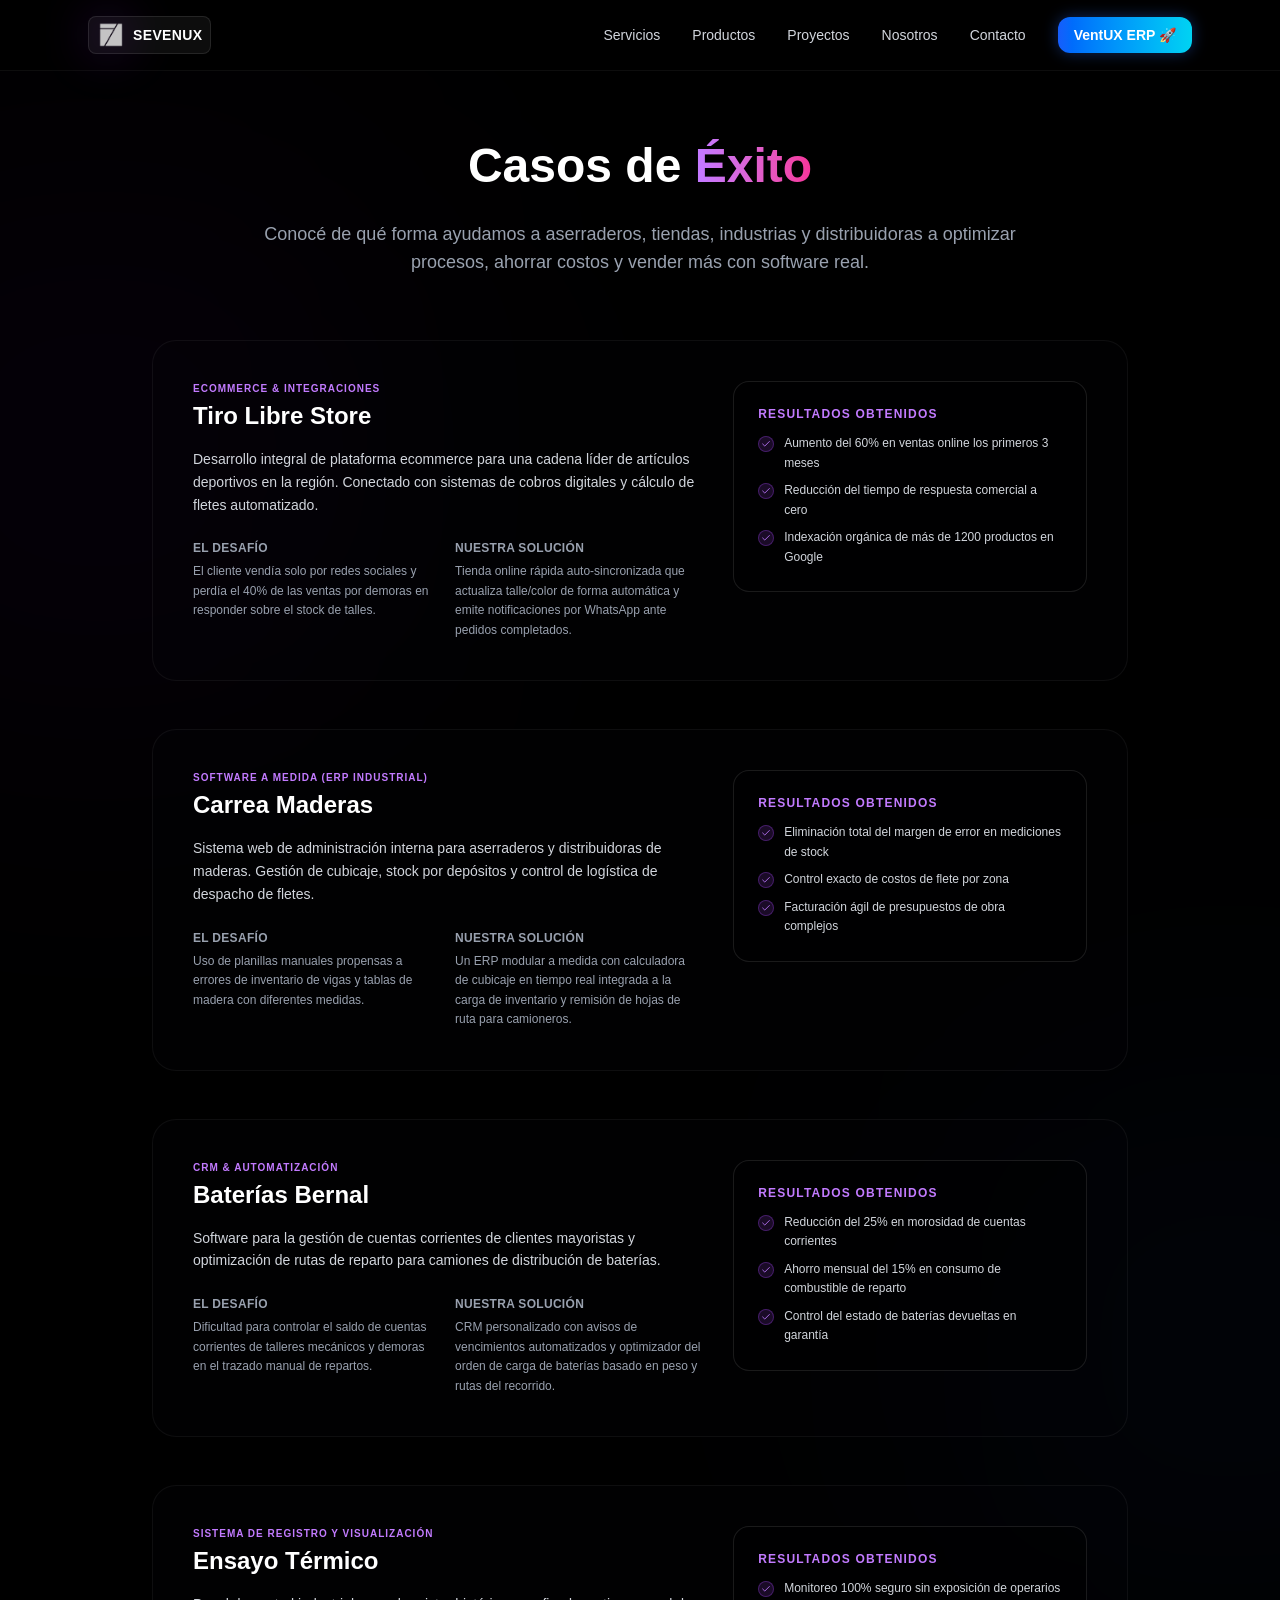
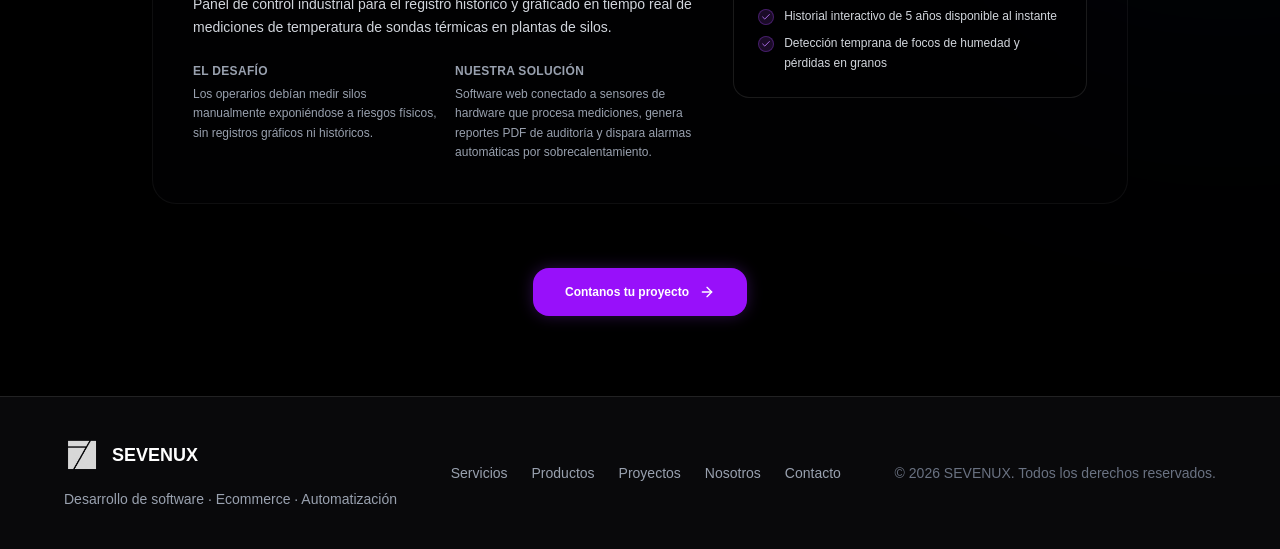
<file: proyectos/index.html>
<!DOCTYPE html><html lang="es" class="geist_a71539c9-module__T19VSG__variable geist_mono_8d43a2aa-module__8Li5zG__variable h-full antialiased"><head><meta charSet="utf-8"/><meta name="viewport" content="width=device-width, initial-scale=1"/><link rel="preload" href="/_next/static/media/797e433ab948586e-s.p.0r6juujl39pe6.woff2" as="font" crossorigin="" type="font/woff2"/><link rel="preload" href="/_next/static/media/caa3a2e1cccd8315-s.p.0wgildi0cnwt9.woff2" as="font" crossorigin="" type="font/woff2"/><link rel="stylesheet" href="/_next/static/chunks/2eys3i36k85rr.css" data-precedence="next"/><link rel="preload" as="script" fetchPriority="low" href="/_next/static/chunks/1guoti84v2fh3.js"/><script src="/_next/static/chunks/3n3uy-1nmxjdi.js" async=""></script><script src="/_next/static/chunks/3peubv2924kx4.js" async=""></script><script src="/_next/static/chunks/turbopack-1x57nfz1rdjy1.js" async=""></script><script src="/_next/static/chunks/1d4h-sglyo8ft.js" async=""></script><script src="/_next/static/chunks/14mumt5_n0xhi.js" async=""></script><script src="/_next/static/chunks/1wevos3wnj-8_.js" async=""></script><meta name="next-size-adjust" content=""/><title>Casos de Éxito y Proyectos | SEVENUX | SEVENUX</title><meta name="description" content="Explorá los proyectos de software y automatización desarrollados por SEVENUX. Casos reales de éxito en ecommerce, sistemas ERP y herramientas comerciales."/><meta name="author" content="SEVENUX"/><meta name="keywords" content="casos de éxito software,proyectos sevenux,tiro libre store,carrea maderas,baterias bernal,desarrollo ecommerce,software a medida Chaco"/><meta name="creator" content="Nahuel Ruiz Díaz"/><meta name="publisher" content="SEVENUX"/><meta name="robots" content="index, follow"/><meta name="googlebot" content="index, follow, max-image-preview:large, max-snippet:-1"/><link rel="canonical" href="https://sevenux.com/proyectos/"/><meta property="og:title" content="SEVENUX | Agencia de Desarrollo de Software y Automatización"/><meta property="og:description" content="Construimos software que transforma negocios. Desarrollo de sistemas a medida, ecommerce, automatización de procesos y consultoría tecnológica en Chaco, Argentina."/><meta property="og:url" content="https://sevenux.com/"/><meta property="og:site_name" content="SEVENUX"/><meta property="og:locale" content="es_AR"/><meta property="og:image" content="https://sevenux.com/wsevenux.png"/><meta property="og:image:width" content="800"/><meta property="og:image:height" content="800"/><meta property="og:image:alt" content="SEVENUX Software &amp; Automation"/><meta property="og:type" content="website"/><meta name="twitter:card" content="summary_large_image"/><meta name="twitter:title" content="SEVENUX | Agencia de Desarrollo de Software y Automatización"/><meta name="twitter:description" content="Construimos software que transforma negocios. Desarrollo de sistemas a medida, ecommerce y automatización de procesos."/><meta name="twitter:image" content="https://sevenux.com/wsevenux.png"/><link rel="icon" href="/favicon.ico?favicon.2-701hm33n0pg.ico" sizes="48x48" type="image/x-icon"/><script type="application/ld+json">{"@context":"https://schema.org","@type":"Organization","name":"SEVENUX","url":"https://sevenux.com","logo":"https://sevenux.com/wsevenux.png","founder":"Nahuel Ruiz Díaz","foundingLocation":"Chaco, Argentina","sameAs":["https://www.linkedin.com/in/dario-nahuel-ru%C3%ADz-d%C3%ADaz-30aba5245"],"description":"Desarrollo de software a medida, ecommerce, automatización de procesos y consultoría tecnológica."}</script><script src="/_next/static/chunks/0cz1d0mv5g_q7.js" noModule=""></script></head><body class="min-h-full flex flex-col"><div hidden=""><!--$--><!--/$--></div><script type="application/ld+json">{"@context":"https://schema.org","@type":"ItemList","name":"Casos de Éxito de SEVENUX","description":"Lista de proyectos desarrollados por la agencia tecnológica SEVENUX.","url":"https://sevenux.com/proyectos/","numberOfItems":4,"itemListElement":[{"@type":"ListItem","position":1,"item":{"@type":"CreativeWork","name":"Tiro Libre Store","genre":"Ecommerce & Integraciones","description":"Desarrollo integral de plataforma ecommerce para una cadena líder de artículos deportivos en la región. Conectado con sistemas de cobros digitales y cálculo de fletes automatizado."}},{"@type":"ListItem","position":2,"item":{"@type":"CreativeWork","name":"Carrea Maderas","genre":"Software a Medida (ERP Industrial)","description":"Sistema web de administración interna para aserraderos y distribuidoras de maderas. Gestión de cubicaje, stock por depósitos y control de logística de despacho de fletes."}},{"@type":"ListItem","position":3,"item":{"@type":"CreativeWork","name":"Baterías Bernal","genre":"CRM & Automatización","description":"Software para la gestión de cuentas corrientes de clientes mayoristas y optimización de rutas de reparto para camiones de distribución de baterías."}},{"@type":"ListItem","position":4,"item":{"@type":"CreativeWork","name":"Ensayo Térmico","genre":"Sistema de Registro y Visualización","description":"Panel de control industrial para el registro histórico y graficado en tiempo real de mediciones de temperatura de sondas térmicas en plantas de silos."}}]}</script><header class="fixed top-0 w-full z-40 bg-black/70 backdrop-blur border-b border-white/5"><div class="max-w-6xl mx-auto flex items-center justify-between px-6 py-4"><div class="flex items-center gap-3"><button type="button" class="md:hidden rounded-lg border border-white/10 bg-white/5 p-3 text-white transition hover:bg-white/10" aria-label="Abrir menú"><span class="block h-0.5 w-6 bg-white mb-1"></span><span class="block h-0.5 w-6 bg-white mb-1"></span><span class="block h-0.5 w-6 bg-white"></span></button><a href="/" class="flex items-center gap-3 relative"><div class="absolute w-10 h-10 bg-purple-600/20 blur-xl rounded-full"></div><div class="bg-white/5 border border-white/10 rounded-lg px-2 py-1 flex items-center gap-2 relative"><img alt="SEVENUX" loading="lazy" width="28" height="28" decoding="async" data-nimg="1" class="opacity-90" style="color:transparent" src="/wsevenux.png"/><span class="text-white text-sm font-semibold tracking-wide">SEVENUX</span></div></a></div><nav class="hidden md:flex items-center gap-8 text-sm text-gray-300"><a href="/servicios/" class="hover:text-white transition">Servicios</a><a href="/productos/" class="hover:text-white transition">Productos</a><a href="/proyectos/" class="hover:text-white transition">Proyectos</a><a href="/nosotros/" class="hover:text-white transition">Nosotros</a><a href="/contacto/" class="hover:text-white transition">Contacto</a><a href="/ventux" class="px-4 py-2 rounded-xl bg-gradient-to-r from-blue-600 to-cyan-400 text-white font-bold hover:from-blue-500 hover:to-cyan-300 transition-all duration-300 shadow-[0_0_15px_rgba(37,99,235,0.4)] hover:shadow-[0_0_20px_rgba(34,211,238,0.6)]">VentUX ERP 🚀</a></nav></div></header><div class="hidden"><div class="absolute left-0 top-0 h-full w-72 max-w-[90vw] bg-[#090909] p-6 shadow-2xl transition-transform duration-300 -translate-x-full"><div class="flex items-center justify-between mb-8"><p class="text-sm uppercase tracking-[0.3em] text-purple-400">Menu</p><button type="button" class="rounded-lg border border-white/10 bg-white/5 px-3 py-2 text-white transition hover:bg-white/10" aria-label="Cerrar menú">Cerrar</button></div><nav class="flex flex-col gap-4 text-sm text-gray-200"><a href="/servicios/" class="block rounded-2xl border border-white/10 bg-white/5 px-4 py-3 transition hover:bg-white/10">Servicios</a><a href="/productos/" class="block rounded-2xl border border-white/10 bg-white/5 px-4 py-3 transition hover:bg-white/10">Productos</a><a href="/proyectos/" class="block rounded-2xl border border-white/10 bg-white/5 px-4 py-3 transition hover:bg-white/10">Proyectos</a><a href="/nosotros/" class="block rounded-2xl border border-white/10 bg-white/5 px-4 py-3 transition hover:bg-white/10">Nosotros</a><a href="/contacto/" class="block rounded-2xl border border-white/10 bg-white/5 px-4 py-3 transition hover:bg-white/10">Contacto</a><a href="/ventux" class="block rounded-2xl bg-gradient-to-r from-blue-600 to-cyan-400 text-white text-center font-bold px-4 py-3 shadow-[0_0_15px_rgba(37,99,235,0.4)] transition hover:opacity-90">VentUX ERP 🚀</a></nav></div></div><main class="bg-black text-white min-h-screen pt-28 pb-20 relative overflow-hidden"><div class="absolute w-[500px] h-[500px] bg-purple-600/5 blur-[160px] rounded-full top-[10%] left-[-150px] pointer-events-none"></div><div class="absolute w-[500px] h-[500px] bg-blue-600/5 blur-[160px] rounded-full bottom-[20%] right-[-200px] pointer-events-none"></div><div class="max-w-5xl mx-auto px-6 relative z-10"><div class="text-center max-w-3xl mx-auto mt-6 mb-16"><h1 class="text-4xl md:text-5xl font-extrabold leading-tight">Casos de<!-- --> <span class="text-transparent bg-clip-text bg-gradient-to-r from-purple-400 to-pink-500">Éxito</span></h1><p class="text-gray-400 mt-6 text-base md:text-lg">Conocé de qué forma ayudamos a aserraderos, tiendas, industrias y distribuidoras a optimizar procesos, ahorrar costos y vender más con software real.</p></div><div class="space-y-12"><section class="bg-zinc-950/20 border border-white/5 p-8 md:p-10 rounded-3xl hover:border-purple-500/10 transition-all duration-300 grid md:grid-cols-12 gap-8 items-start"><div class="md:col-span-7 space-y-4"><div><span class="text-[10px] font-bold text-purple-400 uppercase tracking-widest block">Ecommerce &amp; Integraciones</span><h2 class="text-2xl font-bold mt-1">Tiro Libre Store</h2></div><p class="text-sm text-gray-300 leading-relaxed">Desarrollo integral de plataforma ecommerce para una cadena líder de artículos deportivos en la región. Conectado con sistemas de cobros digitales y cálculo de fletes automatizado.</p><div class="grid sm:grid-cols-2 gap-4 pt-2"><div class="space-y-1.5"><h3 class="text-xs font-bold text-gray-400 uppercase tracking-wide">El Desafío</h3><p class="text-xs text-gray-400 leading-relaxed">El cliente vendía solo por redes sociales y perdía el 40% de las ventas por demoras en responder sobre el stock de talles.</p></div><div class="space-y-1.5"><h3 class="text-xs font-bold text-gray-400 uppercase tracking-wide">Nuestra Solución</h3><p class="text-xs text-gray-400 leading-relaxed">Tienda online rápida auto-sincronizada que actualiza talle/color de forma automática y emite notificaciones por WhatsApp ante pedidos completados.</p></div></div></div><div class="md:col-span-5 bg-black/45 border border-white/10 p-6 rounded-2xl space-y-3"><h3 class="text-xs font-bold text-purple-400 uppercase tracking-widest">Resultados Obtenidos</h3><div class="space-y-2"><div class="flex items-start gap-2.5"><div class="w-4 h-4 bg-purple-500/15 border border-purple-500/30 rounded-full flex items-center justify-center text-purple-400 flex-shrink-0 mt-0.5"><svg stroke="currentColor" fill="none" stroke-width="2" viewBox="0 0 24 24" stroke-linecap="round" stroke-linejoin="round" class="w-2.5 h-2.5" height="1em" width="1em" xmlns="http://www.w3.org/2000/svg"><polyline points="20 6 9 17 4 12"></polyline></svg></div><p class="text-xs text-gray-300 leading-relaxed">Aumento del 60% en ventas online los primeros 3 meses</p></div><div class="flex items-start gap-2.5"><div class="w-4 h-4 bg-purple-500/15 border border-purple-500/30 rounded-full flex items-center justify-center text-purple-400 flex-shrink-0 mt-0.5"><svg stroke="currentColor" fill="none" stroke-width="2" viewBox="0 0 24 24" stroke-linecap="round" stroke-linejoin="round" class="w-2.5 h-2.5" height="1em" width="1em" xmlns="http://www.w3.org/2000/svg"><polyline points="20 6 9 17 4 12"></polyline></svg></div><p class="text-xs text-gray-300 leading-relaxed">Reducción del tiempo de respuesta comercial a cero</p></div><div class="flex items-start gap-2.5"><div class="w-4 h-4 bg-purple-500/15 border border-purple-500/30 rounded-full flex items-center justify-center text-purple-400 flex-shrink-0 mt-0.5"><svg stroke="currentColor" fill="none" stroke-width="2" viewBox="0 0 24 24" stroke-linecap="round" stroke-linejoin="round" class="w-2.5 h-2.5" height="1em" width="1em" xmlns="http://www.w3.org/2000/svg"><polyline points="20 6 9 17 4 12"></polyline></svg></div><p class="text-xs text-gray-300 leading-relaxed">Indexación orgánica de más de 1200 productos en Google</p></div></div></div></section><section class="bg-zinc-950/20 border border-white/5 p-8 md:p-10 rounded-3xl hover:border-purple-500/10 transition-all duration-300 grid md:grid-cols-12 gap-8 items-start"><div class="md:col-span-7 space-y-4"><div><span class="text-[10px] font-bold text-purple-400 uppercase tracking-widest block">Software a Medida (ERP Industrial)</span><h2 class="text-2xl font-bold mt-1">Carrea Maderas</h2></div><p class="text-sm text-gray-300 leading-relaxed">Sistema web de administración interna para aserraderos y distribuidoras de maderas. Gestión de cubicaje, stock por depósitos y control de logística de despacho de fletes.</p><div class="grid sm:grid-cols-2 gap-4 pt-2"><div class="space-y-1.5"><h3 class="text-xs font-bold text-gray-400 uppercase tracking-wide">El Desafío</h3><p class="text-xs text-gray-400 leading-relaxed">Uso de planillas manuales propensas a errores de inventario de vigas y tablas de madera con diferentes medidas.</p></div><div class="space-y-1.5"><h3 class="text-xs font-bold text-gray-400 uppercase tracking-wide">Nuestra Solución</h3><p class="text-xs text-gray-400 leading-relaxed">Un ERP modular a medida con calculadora de cubicaje en tiempo real integrada a la carga de inventario y remisión de hojas de ruta para camioneros.</p></div></div></div><div class="md:col-span-5 bg-black/45 border border-white/10 p-6 rounded-2xl space-y-3"><h3 class="text-xs font-bold text-purple-400 uppercase tracking-widest">Resultados Obtenidos</h3><div class="space-y-2"><div class="flex items-start gap-2.5"><div class="w-4 h-4 bg-purple-500/15 border border-purple-500/30 rounded-full flex items-center justify-center text-purple-400 flex-shrink-0 mt-0.5"><svg stroke="currentColor" fill="none" stroke-width="2" viewBox="0 0 24 24" stroke-linecap="round" stroke-linejoin="round" class="w-2.5 h-2.5" height="1em" width="1em" xmlns="http://www.w3.org/2000/svg"><polyline points="20 6 9 17 4 12"></polyline></svg></div><p class="text-xs text-gray-300 leading-relaxed">Eliminación total del margen de error en mediciones de stock</p></div><div class="flex items-start gap-2.5"><div class="w-4 h-4 bg-purple-500/15 border border-purple-500/30 rounded-full flex items-center justify-center text-purple-400 flex-shrink-0 mt-0.5"><svg stroke="currentColor" fill="none" stroke-width="2" viewBox="0 0 24 24" stroke-linecap="round" stroke-linejoin="round" class="w-2.5 h-2.5" height="1em" width="1em" xmlns="http://www.w3.org/2000/svg"><polyline points="20 6 9 17 4 12"></polyline></svg></div><p class="text-xs text-gray-300 leading-relaxed">Control exacto de costos de flete por zona</p></div><div class="flex items-start gap-2.5"><div class="w-4 h-4 bg-purple-500/15 border border-purple-500/30 rounded-full flex items-center justify-center text-purple-400 flex-shrink-0 mt-0.5"><svg stroke="currentColor" fill="none" stroke-width="2" viewBox="0 0 24 24" stroke-linecap="round" stroke-linejoin="round" class="w-2.5 h-2.5" height="1em" width="1em" xmlns="http://www.w3.org/2000/svg"><polyline points="20 6 9 17 4 12"></polyline></svg></div><p class="text-xs text-gray-300 leading-relaxed">Facturación ágil de presupuestos de obra complejos</p></div></div></div></section><section class="bg-zinc-950/20 border border-white/5 p-8 md:p-10 rounded-3xl hover:border-purple-500/10 transition-all duration-300 grid md:grid-cols-12 gap-8 items-start"><div class="md:col-span-7 space-y-4"><div><span class="text-[10px] font-bold text-purple-400 uppercase tracking-widest block">CRM &amp; Automatización</span><h2 class="text-2xl font-bold mt-1">Baterías Bernal</h2></div><p class="text-sm text-gray-300 leading-relaxed">Software para la gestión de cuentas corrientes de clientes mayoristas y optimización de rutas de reparto para camiones de distribución de baterías.</p><div class="grid sm:grid-cols-2 gap-4 pt-2"><div class="space-y-1.5"><h3 class="text-xs font-bold text-gray-400 uppercase tracking-wide">El Desafío</h3><p class="text-xs text-gray-400 leading-relaxed">Dificultad para controlar el saldo de cuentas corrientes de talleres mecánicos y demoras en el trazado manual de repartos.</p></div><div class="space-y-1.5"><h3 class="text-xs font-bold text-gray-400 uppercase tracking-wide">Nuestra Solución</h3><p class="text-xs text-gray-400 leading-relaxed">CRM personalizado con avisos de vencimientos automatizados y optimizador del orden de carga de baterías basado en peso y rutas del recorrido.</p></div></div></div><div class="md:col-span-5 bg-black/45 border border-white/10 p-6 rounded-2xl space-y-3"><h3 class="text-xs font-bold text-purple-400 uppercase tracking-widest">Resultados Obtenidos</h3><div class="space-y-2"><div class="flex items-start gap-2.5"><div class="w-4 h-4 bg-purple-500/15 border border-purple-500/30 rounded-full flex items-center justify-center text-purple-400 flex-shrink-0 mt-0.5"><svg stroke="currentColor" fill="none" stroke-width="2" viewBox="0 0 24 24" stroke-linecap="round" stroke-linejoin="round" class="w-2.5 h-2.5" height="1em" width="1em" xmlns="http://www.w3.org/2000/svg"><polyline points="20 6 9 17 4 12"></polyline></svg></div><p class="text-xs text-gray-300 leading-relaxed">Reducción del 25% en morosidad de cuentas corrientes</p></div><div class="flex items-start gap-2.5"><div class="w-4 h-4 bg-purple-500/15 border border-purple-500/30 rounded-full flex items-center justify-center text-purple-400 flex-shrink-0 mt-0.5"><svg stroke="currentColor" fill="none" stroke-width="2" viewBox="0 0 24 24" stroke-linecap="round" stroke-linejoin="round" class="w-2.5 h-2.5" height="1em" width="1em" xmlns="http://www.w3.org/2000/svg"><polyline points="20 6 9 17 4 12"></polyline></svg></div><p class="text-xs text-gray-300 leading-relaxed">Ahorro mensual del 15% en consumo de combustible de reparto</p></div><div class="flex items-start gap-2.5"><div class="w-4 h-4 bg-purple-500/15 border border-purple-500/30 rounded-full flex items-center justify-center text-purple-400 flex-shrink-0 mt-0.5"><svg stroke="currentColor" fill="none" stroke-width="2" viewBox="0 0 24 24" stroke-linecap="round" stroke-linejoin="round" class="w-2.5 h-2.5" height="1em" width="1em" xmlns="http://www.w3.org/2000/svg"><polyline points="20 6 9 17 4 12"></polyline></svg></div><p class="text-xs text-gray-300 leading-relaxed">Control del estado de baterías devueltas en garantía</p></div></div></div></section><section class="bg-zinc-950/20 border border-white/5 p-8 md:p-10 rounded-3xl hover:border-purple-500/10 transition-all duration-300 grid md:grid-cols-12 gap-8 items-start"><div class="md:col-span-7 space-y-4"><div><span class="text-[10px] font-bold text-purple-400 uppercase tracking-widest block">Sistema de Registro y Visualización</span><h2 class="text-2xl font-bold mt-1">Ensayo Térmico</h2></div><p class="text-sm text-gray-300 leading-relaxed">Panel de control industrial para el registro histórico y graficado en tiempo real de mediciones de temperatura de sondas térmicas en plantas de silos.</p><div class="grid sm:grid-cols-2 gap-4 pt-2"><div class="space-y-1.5"><h3 class="text-xs font-bold text-gray-400 uppercase tracking-wide">El Desafío</h3><p class="text-xs text-gray-400 leading-relaxed">Los operarios debían medir silos manualmente exponiéndose a riesgos físicos, sin registros gráficos ni históricos.</p></div><div class="space-y-1.5"><h3 class="text-xs font-bold text-gray-400 uppercase tracking-wide">Nuestra Solución</h3><p class="text-xs text-gray-400 leading-relaxed">Software web conectado a sensores de hardware que procesa mediciones, genera reportes PDF de auditoría y dispara alarmas automáticas por sobrecalentamiento.</p></div></div></div><div class="md:col-span-5 bg-black/45 border border-white/10 p-6 rounded-2xl space-y-3"><h3 class="text-xs font-bold text-purple-400 uppercase tracking-widest">Resultados Obtenidos</h3><div class="space-y-2"><div class="flex items-start gap-2.5"><div class="w-4 h-4 bg-purple-500/15 border border-purple-500/30 rounded-full flex items-center justify-center text-purple-400 flex-shrink-0 mt-0.5"><svg stroke="currentColor" fill="none" stroke-width="2" viewBox="0 0 24 24" stroke-linecap="round" stroke-linejoin="round" class="w-2.5 h-2.5" height="1em" width="1em" xmlns="http://www.w3.org/2000/svg"><polyline points="20 6 9 17 4 12"></polyline></svg></div><p class="text-xs text-gray-300 leading-relaxed">Monitoreo 100% seguro sin exposición de operarios</p></div><div class="flex items-start gap-2.5"><div class="w-4 h-4 bg-purple-500/15 border border-purple-500/30 rounded-full flex items-center justify-center text-purple-400 flex-shrink-0 mt-0.5"><svg stroke="currentColor" fill="none" stroke-width="2" viewBox="0 0 24 24" stroke-linecap="round" stroke-linejoin="round" class="w-2.5 h-2.5" height="1em" width="1em" xmlns="http://www.w3.org/2000/svg"><polyline points="20 6 9 17 4 12"></polyline></svg></div><p class="text-xs text-gray-300 leading-relaxed">Historial interactivo de 5 años disponible al instante</p></div><div class="flex items-start gap-2.5"><div class="w-4 h-4 bg-purple-500/15 border border-purple-500/30 rounded-full flex items-center justify-center text-purple-400 flex-shrink-0 mt-0.5"><svg stroke="currentColor" fill="none" stroke-width="2" viewBox="0 0 24 24" stroke-linecap="round" stroke-linejoin="round" class="w-2.5 h-2.5" height="1em" width="1em" xmlns="http://www.w3.org/2000/svg"><polyline points="20 6 9 17 4 12"></polyline></svg></div><p class="text-xs text-gray-300 leading-relaxed">Detección temprana de focos de humedad y pérdidas en granos</p></div></div></div></section></div><div class="mt-16 text-center"><a href="/contacto" class="inline-flex items-center gap-2.5 px-8 py-4 rounded-2xl bg-purple-600 hover:bg-purple-700 text-white text-xs font-bold shadow-[0_0_15px_rgba(147,51,234,0.3)] transition group cursor-pointer"><span>Contanos tu proyecto</span><svg stroke="currentColor" fill="none" stroke-width="2" viewBox="0 0 24 24" stroke-linecap="round" stroke-linejoin="round" class="w-4 h-4 group-hover:translate-x-1 transition-transform" height="1em" width="1em" xmlns="http://www.w3.org/2000/svg"><line x1="5" y1="12" x2="19" y2="12"></line><polyline points="12 5 19 12 12 19"></polyline></svg></a></div></div></main><footer class="bg-zinc-950 text-white py-10 px-6 border-t border-white/10"><div class="max-w-6xl mx-auto flex flex-col md:flex-row justify-between items-center gap-6"><div class="text-center md:text-left flex flex-col items-center md:items-start gap-3"><div class="flex items-center gap-3"><img alt="SEVENUX" loading="lazy" width="36" height="36" decoding="async" data-nimg="1" class="" style="color:transparent" src="/wsevenux.png"/><span class="text-lg font-semibold">SEVENUX</span></div><p class="text-gray-400 text-sm mt-1">Desarrollo de software · Ecommerce · Automatización</p></div><div class="flex flex-wrap gap-4 md:gap-6 text-sm text-gray-400 justify-center"><a href="/servicios/" class="hover:text-white transition">Servicios</a><a href="/productos/" class="hover:text-white transition">Productos</a><a href="/proyectos/" class="hover:text-white transition">Proyectos</a><a href="/nosotros/" class="hover:text-white transition">Nosotros</a><a href="/contacto/" class="hover:text-white transition">Contacto</a></div><div class="text-gray-500 text-sm">© <!-- -->2026<!-- --> SEVENUX. Todos los derechos reservados.</div></div></footer><!--$--><!--/$--><script src="/_next/static/chunks/1guoti84v2fh3.js" id="_R_" async=""></script><script>(self.__next_f=self.__next_f||[]).push([0])</script><script>self.__next_f.push([1,"1:\"$Sreact.fragment\"\n2:I[39756,[\"/_next/static/chunks/1d4h-sglyo8ft.js\",\"/_next/static/chunks/14mumt5_n0xhi.js\"],\"default\"]\n3:I[37457,[\"/_next/static/chunks/1d4h-sglyo8ft.js\",\"/_next/static/chunks/14mumt5_n0xhi.js\"],\"default\"]\nc:I[68027,[\"/_next/static/chunks/1d4h-sglyo8ft.js\",\"/_next/static/chunks/14mumt5_n0xhi.js\"],\"default\",1]\n:HL[\"/_next/static/chunks/2eys3i36k85rr.css\",\"style\"]\n:HL[\"/_next/static/media/797e433ab948586e-s.p.0r6juujl39pe6.woff2\",\"font\",{\"crossOrigin\":\"\",\"type\":\"font/woff2\"}]\n:HL[\"/_next/static/media/caa3a2e1cccd8315-s.p.0wgildi0cnwt9.woff2\",\"font\",{\"crossOrigin\":\"\",\"type\":\"font/woff2\"}]\n4:T5e1,"])</script><script>self.__next_f.push([1,"{\"@context\":\"https://schema.org\",\"@type\":\"ItemList\",\"name\":\"Casos de Éxito de SEVENUX\",\"description\":\"Lista de proyectos desarrollados por la agencia tecnológica SEVENUX.\",\"url\":\"https://sevenux.com/proyectos/\",\"numberOfItems\":4,\"itemListElement\":[{\"@type\":\"ListItem\",\"position\":1,\"item\":{\"@type\":\"CreativeWork\",\"name\":\"Tiro Libre Store\",\"genre\":\"Ecommerce \u0026 Integraciones\",\"description\":\"Desarrollo integral de plataforma ecommerce para una cadena líder de artículos deportivos en la región. Conectado con sistemas de cobros digitales y cálculo de fletes automatizado.\"}},{\"@type\":\"ListItem\",\"position\":2,\"item\":{\"@type\":\"CreativeWork\",\"name\":\"Carrea Maderas\",\"genre\":\"Software a Medida (ERP Industrial)\",\"description\":\"Sistema web de administración interna para aserraderos y distribuidoras de maderas. Gestión de cubicaje, stock por depósitos y control de logística de despacho de fletes.\"}},{\"@type\":\"ListItem\",\"position\":3,\"item\":{\"@type\":\"CreativeWork\",\"name\":\"Baterías Bernal\",\"genre\":\"CRM \u0026 Automatización\",\"description\":\"Software para la gestión de cuentas corrientes de clientes mayoristas y optimización de rutas de reparto para camiones de distribución de baterías.\"}},{\"@type\":\"ListItem\",\"position\":4,\"item\":{\"@type\":\"CreativeWork\",\"name\":\"Ensayo Térmico\",\"genre\":\"Sistema de Registro y Visualización\",\"description\":\"Panel de control industrial para el registro histórico y graficado en tiempo real de mediciones de temperatura de sondas térmicas en plantas de silos.\"}}]}"])</script><script>self.__next_f.push([1,"0:{\"P\":null,\"c\":[\"\",\"proyectos\",\"\"],\"q\":\"\",\"i\":false,\"f\":[[[\"\",{\"children\":[\"proyectos\",{\"children\":[\"__PAGE__\",{}]}]},\"$undefined\",\"$undefined\",16],[[\"$\",\"$1\",\"c\",{\"children\":[[[\"$\",\"link\",\"0\",{\"rel\":\"stylesheet\",\"href\":\"/_next/static/chunks/2eys3i36k85rr.css\",\"precedence\":\"next\",\"crossOrigin\":\"$undefined\",\"nonce\":\"$undefined\"}],[\"$\",\"script\",\"script-0\",{\"src\":\"/_next/static/chunks/1d4h-sglyo8ft.js\",\"async\":true,\"nonce\":\"$undefined\"}],[\"$\",\"script\",\"script-1\",{\"src\":\"/_next/static/chunks/14mumt5_n0xhi.js\",\"async\":true,\"nonce\":\"$undefined\"}]],[\"$\",\"html\",null,{\"lang\":\"es\",\"className\":\"geist_a71539c9-module__T19VSG__variable geist_mono_8d43a2aa-module__8Li5zG__variable h-full antialiased\",\"children\":[[\"$\",\"head\",null,{\"children\":[\"$\",\"script\",null,{\"type\":\"application/ld+json\",\"dangerouslySetInnerHTML\":{\"__html\":\"{\\\"@context\\\":\\\"https://schema.org\\\",\\\"@type\\\":\\\"Organization\\\",\\\"name\\\":\\\"SEVENUX\\\",\\\"url\\\":\\\"https://sevenux.com\\\",\\\"logo\\\":\\\"https://sevenux.com/wsevenux.png\\\",\\\"founder\\\":\\\"Nahuel Ruiz Díaz\\\",\\\"foundingLocation\\\":\\\"Chaco, Argentina\\\",\\\"sameAs\\\":[\\\"https://www.linkedin.com/in/dario-nahuel-ru%C3%ADz-d%C3%ADaz-30aba5245\\\"],\\\"description\\\":\\\"Desarrollo de software a medida, ecommerce, automatización de procesos y consultoría tecnológica.\\\"}\"}}]}],[\"$\",\"body\",null,{\"className\":\"min-h-full flex flex-col\",\"children\":[\"$\",\"$L2\",null,{\"parallelRouterKey\":\"children\",\"error\":\"$undefined\",\"errorStyles\":\"$undefined\",\"errorScripts\":\"$undefined\",\"template\":[\"$\",\"$L3\",null,{}],\"templateStyles\":\"$undefined\",\"templateScripts\":\"$undefined\",\"notFound\":[[[\"$\",\"title\",null,{\"children\":\"404: This page could not be found.\"}],[\"$\",\"div\",null,{\"style\":{\"fontFamily\":\"system-ui,\\\"Segoe UI\\\",Roboto,Helvetica,Arial,sans-serif,\\\"Apple Color Emoji\\\",\\\"Segoe UI Emoji\\\"\",\"height\":\"100vh\",\"textAlign\":\"center\",\"display\":\"flex\",\"flexDirection\":\"column\",\"alignItems\":\"center\",\"justifyContent\":\"center\"},\"children\":[\"$\",\"div\",null,{\"children\":[[\"$\",\"style\",null,{\"dangerouslySetInnerHTML\":{\"__html\":\"body{color:#000;background:#fff;margin:0}.next-error-h1{border-right:1px solid rgba(0,0,0,.3)}@media (prefers-color-scheme:dark){body{color:#fff;background:#000}.next-error-h1{border-right:1px solid rgba(255,255,255,.3)}}\"}}],[\"$\",\"h1\",null,{\"className\":\"next-error-h1\",\"style\":{\"display\":\"inline-block\",\"margin\":\"0 20px 0 0\",\"padding\":\"0 23px 0 0\",\"fontSize\":24,\"fontWeight\":500,\"verticalAlign\":\"top\",\"lineHeight\":\"49px\"},\"children\":404}],[\"$\",\"div\",null,{\"style\":{\"display\":\"inline-block\"},\"children\":[\"$\",\"h2\",null,{\"style\":{\"fontSize\":14,\"fontWeight\":400,\"lineHeight\":\"49px\",\"margin\":0},\"children\":\"This page could not be found.\"}]}]]}]}]],[]],\"forbidden\":\"$undefined\",\"unauthorized\":\"$undefined\"}]}]]}]]}],{\"children\":[[\"$\",\"$1\",\"c\",{\"children\":[null,[\"$\",\"$L2\",null,{\"parallelRouterKey\":\"children\",\"error\":\"$undefined\",\"errorStyles\":\"$undefined\",\"errorScripts\":\"$undefined\",\"template\":[\"$\",\"$L3\",null,{}],\"templateStyles\":\"$undefined\",\"templateScripts\":\"$undefined\",\"notFound\":\"$undefined\",\"forbidden\":\"$undefined\",\"unauthorized\":\"$undefined\"}]]}],{\"children\":[[\"$\",\"$1\",\"c\",{\"children\":[[[\"$\",\"script\",null,{\"type\":\"application/ld+json\",\"dangerouslySetInnerHTML\":{\"__html\":\"$4\"}}],\"$L5\",\"$L6\",\"$L7\"],[\"$L8\"],\"$L9\"]}],{},null,false,null]},null,false,\"$@a\"]},null,false,null],\"$Lb\",false]],\"m\":\"$undefined\",\"G\":[\"$c\",[\"$Ld\"]],\"S\":true,\"h\":null,\"s\":\"$undefined\",\"l\":\"$undefined\",\"p\":\"$undefined\",\"d\":\"$undefined\",\"b\":\"iRFIBH7wha1yc9mz_4oI7\"}\n"])</script><script>self.__next_f.push([1,"e:I[7988,[\"/_next/static/chunks/1d4h-sglyo8ft.js\",\"/_next/static/chunks/14mumt5_n0xhi.js\",\"/_next/static/chunks/1wevos3wnj-8_.js\"],\"default\"]\n16:I[5500,[\"/_next/static/chunks/1d4h-sglyo8ft.js\",\"/_next/static/chunks/14mumt5_n0xhi.js\",\"/_next/static/chunks/1wevos3wnj-8_.js\"],\"Image\"]\n17:I[97367,[\"/_next/static/chunks/1d4h-sglyo8ft.js\",\"/_next/static/chunks/14mumt5_n0xhi.js\"],\"OutletBoundary\"]\n18:\"$Sreact.suspense\"\n1b:I[97367,[\"/_next/static/chunks/1d4h-sglyo8ft.js\",\"/_next/static/chunks/14mumt5_n0xhi.js\"],\"ViewportBoundary\"]\n1d:I[97367,[\"/_next/static/chunks/1d4h-sglyo8ft.js\",\"/_next/static/chunks/14mumt5_n0xhi.js\"],\"MetadataBoundary\"]\n5:[\"$\",\"$Le\",null,{}]\n"])</script><script>self.__next_f.push([1,"6:[\"$\",\"main\",null,{\"className\":\"bg-black text-white min-h-screen pt-28 pb-20 relative overflow-hidden\",\"children\":[[\"$\",\"div\",null,{\"className\":\"absolute w-[500px] h-[500px] bg-purple-600/5 blur-[160px] rounded-full top-[10%] left-[-150px] pointer-events-none\"}],[\"$\",\"div\",null,{\"className\":\"absolute w-[500px] h-[500px] bg-blue-600/5 blur-[160px] rounded-full bottom-[20%] right-[-200px] pointer-events-none\"}],[\"$\",\"div\",null,{\"className\":\"max-w-5xl mx-auto px-6 relative z-10\",\"children\":[[\"$\",\"div\",null,{\"className\":\"text-center max-w-3xl mx-auto mt-6 mb-16\",\"children\":[[\"$\",\"h1\",null,{\"className\":\"text-4xl md:text-5xl font-extrabold leading-tight\",\"children\":[\"Casos de\",\" \",[\"$\",\"span\",null,{\"className\":\"text-transparent bg-clip-text bg-gradient-to-r from-purple-400 to-pink-500\",\"children\":\"Éxito\"}]]}],[\"$\",\"p\",null,{\"className\":\"text-gray-400 mt-6 text-base md:text-lg\",\"children\":\"Conocé de qué forma ayudamos a aserraderos, tiendas, industrias y distribuidoras a optimizar procesos, ahorrar costos y vender más con software real.\"}]]}],[\"$\",\"div\",null,{\"className\":\"space-y-12\",\"children\":[[\"$\",\"section\",\"tiro-libre-store\",{\"className\":\"bg-zinc-950/20 border border-white/5 p-8 md:p-10 rounded-3xl hover:border-purple-500/10 transition-all duration-300 grid md:grid-cols-12 gap-8 items-start\",\"children\":[[\"$\",\"div\",null,{\"className\":\"md:col-span-7 space-y-4\",\"children\":[[\"$\",\"div\",null,{\"children\":[[\"$\",\"span\",null,{\"className\":\"text-[10px] font-bold text-purple-400 uppercase tracking-widest block\",\"children\":\"Ecommerce \u0026 Integraciones\"}],[\"$\",\"h2\",null,{\"className\":\"text-2xl font-bold mt-1\",\"children\":\"Tiro Libre Store\"}]]}],[\"$\",\"p\",null,{\"className\":\"text-sm text-gray-300 leading-relaxed\",\"children\":\"Desarrollo integral de plataforma ecommerce para una cadena líder de artículos deportivos en la región. Conectado con sistemas de cobros digitales y cálculo de fletes automatizado.\"}],[\"$\",\"div\",null,{\"className\":\"grid sm:grid-cols-2 gap-4 pt-2\",\"children\":[[\"$\",\"div\",null,{\"className\":\"space-y-1.5\",\"children\":[[\"$\",\"h3\",null,{\"className\":\"text-xs font-bold text-gray-400 uppercase tracking-wide\",\"children\":\"El Desafío\"}],[\"$\",\"p\",null,{\"className\":\"text-xs text-gray-400 leading-relaxed\",\"children\":\"El cliente vendía solo por redes sociales y perdía el 40% de las ventas por demoras en responder sobre el stock de talles.\"}]]}],[\"$\",\"div\",null,{\"className\":\"space-y-1.5\",\"children\":[[\"$\",\"h3\",null,{\"className\":\"text-xs font-bold text-gray-400 uppercase tracking-wide\",\"children\":\"Nuestra Solución\"}],[\"$\",\"p\",null,{\"className\":\"text-xs text-gray-400 leading-relaxed\",\"children\":\"Tienda online rápida auto-sincronizada que actualiza talle/color de forma automática y emite notificaciones por WhatsApp ante pedidos completados.\"}]]}]]}]]}],[\"$\",\"div\",null,{\"className\":\"md:col-span-5 bg-black/45 border border-white/10 p-6 rounded-2xl space-y-3\",\"children\":[[\"$\",\"h3\",null,{\"className\":\"text-xs font-bold text-purple-400 uppercase tracking-widest\",\"children\":\"Resultados Obtenidos\"}],[\"$\",\"div\",null,{\"className\":\"space-y-2\",\"children\":[[\"$\",\"div\",\"0\",{\"className\":\"flex items-start gap-2.5\",\"children\":[[\"$\",\"div\",null,{\"className\":\"w-4 h-4 bg-purple-500/15 border border-purple-500/30 rounded-full flex items-center justify-center text-purple-400 flex-shrink-0 mt-0.5\",\"children\":[\"$\",\"svg\",null,{\"stroke\":\"currentColor\",\"fill\":\"none\",\"strokeWidth\":\"2\",\"viewBox\":\"0 0 24 24\",\"strokeLinecap\":\"round\",\"strokeLinejoin\":\"round\",\"className\":\"w-2.5 h-2.5\",\"children\":[\"$undefined\",[[\"$\",\"polyline\",\"0\",{\"points\":\"20 6 9 17 4 12\",\"children\":[]}]]],\"style\":{\"color\":\"$undefined\"},\"height\":\"1em\",\"width\":\"1em\",\"xmlns\":\"http://www.w3.org/2000/svg\"}]}],[\"$\",\"p\",null,{\"className\":\"text-xs text-gray-300 leading-relaxed\",\"children\":\"Aumento del 60% en ventas online los primeros 3 meses\"}]]}],[\"$\",\"div\",\"1\",{\"className\":\"flex items-start gap-2.5\",\"children\":[[\"$\",\"div\",null,{\"className\":\"w-4 h-4 bg-purple-500/15 border border-purple-500/30 rounded-full flex items-center justify-center text-purple-400 flex-shrink-0 mt-0.5\",\"children\":\"$Lf\"}],\"$L10\"]}],\"$L11\"]}]]}]]}],\"$L12\",\"$L13\",\"$L14\"]}],\"$L15\"]}]]}]\n"])</script><script>self.__next_f.push([1,"7:[\"$\",\"footer\",null,{\"className\":\"bg-zinc-950 text-white py-10 px-6 border-t border-white/10\",\"children\":[\"$\",\"div\",null,{\"className\":\"max-w-6xl mx-auto flex flex-col md:flex-row justify-between items-center gap-6\",\"children\":[[\"$\",\"div\",null,{\"className\":\"text-center md:text-left flex flex-col items-center md:items-start gap-3\",\"children\":[[\"$\",\"div\",null,{\"className\":\"flex items-center gap-3\",\"children\":[[\"$\",\"$L16\",null,{\"src\":\"/wsevenux.png\",\"alt\":\"SEVENUX\",\"width\":36,\"height\":36,\"className\":\"\"}],[\"$\",\"span\",null,{\"className\":\"text-lg font-semibold\",\"children\":\"SEVENUX\"}]]}],[\"$\",\"p\",null,{\"className\":\"text-gray-400 text-sm mt-1\",\"children\":\"Desarrollo de software · Ecommerce · Automatización\"}]]}],[\"$\",\"div\",null,{\"className\":\"flex flex-wrap gap-4 md:gap-6 text-sm text-gray-400 justify-center\",\"children\":[[\"$\",\"a\",null,{\"href\":\"/servicios/\",\"className\":\"hover:text-white transition\",\"children\":\"Servicios\"}],[\"$\",\"a\",null,{\"href\":\"/productos/\",\"className\":\"hover:text-white transition\",\"children\":\"Productos\"}],[\"$\",\"a\",null,{\"href\":\"/proyectos/\",\"className\":\"hover:text-white transition\",\"children\":\"Proyectos\"}],[\"$\",\"a\",null,{\"href\":\"/nosotros/\",\"className\":\"hover:text-white transition\",\"children\":\"Nosotros\"}],[\"$\",\"a\",null,{\"href\":\"/contacto/\",\"className\":\"hover:text-white transition\",\"children\":\"Contacto\"}]]}],[\"$\",\"div\",null,{\"className\":\"text-gray-500 text-sm\",\"children\":[\"© \",2026,\" SEVENUX. Todos los derechos reservados.\"]}]]}]}]\n"])</script><script>self.__next_f.push([1,"8:[\"$\",\"script\",\"script-0\",{\"src\":\"/_next/static/chunks/1wevos3wnj-8_.js\",\"async\":true,\"nonce\":\"$undefined\"}]\n9:[\"$\",\"$L17\",null,{\"children\":[\"$\",\"$18\",null,{\"name\":\"Next.MetadataOutlet\",\"children\":\"$@19\"}]}]\n1a:[]\na:\"$W1a\"\nb:[\"$\",\"$1\",\"h\",{\"children\":[null,[\"$\",\"$L1b\",null,{\"children\":\"$L1c\"}],[\"$\",\"div\",null,{\"hidden\":true,\"children\":[\"$\",\"$L1d\",null,{\"children\":[\"$\",\"$18\",null,{\"name\":\"Next.Metadata\",\"children\":\"$L1e\"}]}]}],[\"$\",\"meta\",null,{\"name\":\"next-size-adjust\",\"content\":\"\"}]]}]\nd:[\"$\",\"link\",\"0\",{\"rel\":\"stylesheet\",\"href\":\"/_next/static/chunks/2eys3i36k85rr.css\",\"precedence\":\"next\",\"crossOrigin\":\"$undefined\",\"nonce\":\"$undefined\"}]\n"])</script><script>self.__next_f.push([1,"f:[\"$\",\"svg\",null,{\"stroke\":\"currentColor\",\"fill\":\"none\",\"strokeWidth\":\"2\",\"viewBox\":\"0 0 24 24\",\"strokeLinecap\":\"round\",\"strokeLinejoin\":\"round\",\"className\":\"w-2.5 h-2.5\",\"children\":[\"$undefined\",[[\"$\",\"polyline\",\"0\",{\"points\":\"20 6 9 17 4 12\",\"children\":[]}]]],\"style\":{\"color\":\"$undefined\"},\"height\":\"1em\",\"width\":\"1em\",\"xmlns\":\"http://www.w3.org/2000/svg\"}]\n10:[\"$\",\"p\",null,{\"className\":\"text-xs text-gray-300 leading-relaxed\",\"children\":\"Reducción del tiempo de respuesta comercial a cero\"}]\n11:[\"$\",\"div\",\"2\",{\"className\":\"flex items-start gap-2.5\",\"children\":[[\"$\",\"div\",null,{\"className\":\"w-4 h-4 bg-purple-500/15 border border-purple-500/30 rounded-full flex items-center justify-center text-purple-400 flex-shrink-0 mt-0.5\",\"children\":[\"$\",\"svg\",null,{\"stroke\":\"currentColor\",\"fill\":\"none\",\"strokeWidth\":\"2\",\"viewBox\":\"0 0 24 24\",\"strokeLinecap\":\"round\",\"strokeLinejoin\":\"round\",\"className\":\"w-2.5 h-2.5\",\"children\":[\"$undefined\",[[\"$\",\"polyline\",\"0\",{\"points\":\"20 6 9 17 4 12\",\"children\":[]}]]],\"style\":{\"color\":\"$undefined\"},\"height\":\"1em\",\"width\":\"1em\",\"xmlns\":\"http://www.w3.org/2000/svg\"}]}],[\"$\",\"p\",null,{\"className\":\"text-xs text-gray-300 leading-relaxed\",\"children\":\"Indexación orgánica de más de 1200 productos en Google\"}]]}]\n"])</script><script>self.__next_f.push([1,"12:[\"$\",\"section\",\"carrea-maderas\",{\"className\":\"bg-zinc-950/20 border border-white/5 p-8 md:p-10 rounded-3xl hover:border-purple-500/10 transition-all duration-300 grid md:grid-cols-12 gap-8 items-start\",\"children\":[[\"$\",\"div\",null,{\"className\":\"md:col-span-7 space-y-4\",\"children\":[[\"$\",\"div\",null,{\"children\":[[\"$\",\"span\",null,{\"className\":\"text-[10px] font-bold text-purple-400 uppercase tracking-widest block\",\"children\":\"Software a Medida (ERP Industrial)\"}],[\"$\",\"h2\",null,{\"className\":\"text-2xl font-bold mt-1\",\"children\":\"Carrea Maderas\"}]]}],[\"$\",\"p\",null,{\"className\":\"text-sm text-gray-300 leading-relaxed\",\"children\":\"Sistema web de administración interna para aserraderos y distribuidoras de maderas. Gestión de cubicaje, stock por depósitos y control de logística de despacho de fletes.\"}],[\"$\",\"div\",null,{\"className\":\"grid sm:grid-cols-2 gap-4 pt-2\",\"children\":[[\"$\",\"div\",null,{\"className\":\"space-y-1.5\",\"children\":[[\"$\",\"h3\",null,{\"className\":\"text-xs font-bold text-gray-400 uppercase tracking-wide\",\"children\":\"El Desafío\"}],[\"$\",\"p\",null,{\"className\":\"text-xs text-gray-400 leading-relaxed\",\"children\":\"Uso de planillas manuales propensas a errores de inventario de vigas y tablas de madera con diferentes medidas.\"}]]}],[\"$\",\"div\",null,{\"className\":\"space-y-1.5\",\"children\":[[\"$\",\"h3\",null,{\"className\":\"text-xs font-bold text-gray-400 uppercase tracking-wide\",\"children\":\"Nuestra Solución\"}],[\"$\",\"p\",null,{\"className\":\"text-xs text-gray-400 leading-relaxed\",\"children\":\"Un ERP modular a medida con calculadora de cubicaje en tiempo real integrada a la carga de inventario y remisión de hojas de ruta para camioneros.\"}]]}]]}]]}],[\"$\",\"div\",null,{\"className\":\"md:col-span-5 bg-black/45 border border-white/10 p-6 rounded-2xl space-y-3\",\"children\":[[\"$\",\"h3\",null,{\"className\":\"text-xs font-bold text-purple-400 uppercase tracking-widest\",\"children\":\"Resultados Obtenidos\"}],[\"$\",\"div\",null,{\"className\":\"space-y-2\",\"children\":[[\"$\",\"div\",\"0\",{\"className\":\"flex items-start gap-2.5\",\"children\":[[\"$\",\"div\",null,{\"className\":\"w-4 h-4 bg-purple-500/15 border border-purple-500/30 rounded-full flex items-center justify-center text-purple-400 flex-shrink-0 mt-0.5\",\"children\":[\"$\",\"svg\",null,{\"stroke\":\"currentColor\",\"fill\":\"none\",\"strokeWidth\":\"2\",\"viewBox\":\"0 0 24 24\",\"strokeLinecap\":\"round\",\"strokeLinejoin\":\"round\",\"className\":\"w-2.5 h-2.5\",\"children\":[\"$undefined\",[[\"$\",\"polyline\",\"0\",{\"points\":\"20 6 9 17 4 12\",\"children\":[]}]]],\"style\":{\"color\":\"$undefined\"},\"height\":\"1em\",\"width\":\"1em\",\"xmlns\":\"http://www.w3.org/2000/svg\"}]}],[\"$\",\"p\",null,{\"className\":\"text-xs text-gray-300 leading-relaxed\",\"children\":\"Eliminación total del margen de error en mediciones de stock\"}]]}],[\"$\",\"div\",\"1\",{\"className\":\"flex items-start gap-2.5\",\"children\":[[\"$\",\"div\",null,{\"className\":\"w-4 h-4 bg-purple-500/15 border border-purple-500/30 rounded-full flex items-center justify-center text-purple-400 flex-shrink-0 mt-0.5\",\"children\":[\"$\",\"svg\",null,{\"stroke\":\"currentColor\",\"fill\":\"none\",\"strokeWidth\":\"2\",\"viewBox\":\"0 0 24 24\",\"strokeLinecap\":\"round\",\"strokeLinejoin\":\"round\",\"className\":\"w-2.5 h-2.5\",\"children\":[\"$undefined\",[[\"$\",\"polyline\",\"0\",{\"points\":\"20 6 9 17 4 12\",\"children\":[]}]]],\"style\":{\"color\":\"$undefined\"},\"height\":\"1em\",\"width\":\"1em\",\"xmlns\":\"http://www.w3.org/2000/svg\"}]}],[\"$\",\"p\",null,{\"className\":\"text-xs text-gray-300 leading-relaxed\",\"children\":\"Control exacto de costos de flete por zona\"}]]}],[\"$\",\"div\",\"2\",{\"className\":\"flex items-start gap-2.5\",\"children\":[[\"$\",\"div\",null,{\"className\":\"w-4 h-4 bg-purple-500/15 border border-purple-500/30 rounded-full flex items-center justify-center text-purple-400 flex-shrink-0 mt-0.5\",\"children\":[\"$\",\"svg\",null,{\"stroke\":\"currentColor\",\"fill\":\"none\",\"strokeWidth\":\"2\",\"viewBox\":\"0 0 24 24\",\"strokeLinecap\":\"round\",\"strokeLinejoin\":\"round\",\"className\":\"w-2.5 h-2.5\",\"children\":[\"$undefined\",[[\"$\",\"polyline\",\"0\",{\"points\":\"20 6 9 17 4 12\",\"children\":[]}]]],\"style\":{\"color\":\"$undefined\"},\"height\":\"1em\",\"width\":\"1em\",\"xmlns\":\"http://www.w3.org/2000/svg\"}]}],[\"$\",\"p\",null,{\"className\":\"text-xs text-gray-300 leading-relaxed\",\"children\":\"Facturación ágil de presupuestos de obra complejos\"}]]}]]}]]}]]}]\n"])</script><script>self.__next_f.push([1,"13:[\"$\",\"section\",\"baterias-bernal\",{\"className\":\"bg-zinc-950/20 border border-white/5 p-8 md:p-10 rounded-3xl hover:border-purple-500/10 transition-all duration-300 grid md:grid-cols-12 gap-8 items-start\",\"children\":[[\"$\",\"div\",null,{\"className\":\"md:col-span-7 space-y-4\",\"children\":[[\"$\",\"div\",null,{\"children\":[[\"$\",\"span\",null,{\"className\":\"text-[10px] font-bold text-purple-400 uppercase tracking-widest block\",\"children\":\"CRM \u0026 Automatización\"}],[\"$\",\"h2\",null,{\"className\":\"text-2xl font-bold mt-1\",\"children\":\"Baterías Bernal\"}]]}],[\"$\",\"p\",null,{\"className\":\"text-sm text-gray-300 leading-relaxed\",\"children\":\"Software para la gestión de cuentas corrientes de clientes mayoristas y optimización de rutas de reparto para camiones de distribución de baterías.\"}],[\"$\",\"div\",null,{\"className\":\"grid sm:grid-cols-2 gap-4 pt-2\",\"children\":[[\"$\",\"div\",null,{\"className\":\"space-y-1.5\",\"children\":[[\"$\",\"h3\",null,{\"className\":\"text-xs font-bold text-gray-400 uppercase tracking-wide\",\"children\":\"El Desafío\"}],[\"$\",\"p\",null,{\"className\":\"text-xs text-gray-400 leading-relaxed\",\"children\":\"Dificultad para controlar el saldo de cuentas corrientes de talleres mecánicos y demoras en el trazado manual de repartos.\"}]]}],[\"$\",\"div\",null,{\"className\":\"space-y-1.5\",\"children\":[[\"$\",\"h3\",null,{\"className\":\"text-xs font-bold text-gray-400 uppercase tracking-wide\",\"children\":\"Nuestra Solución\"}],[\"$\",\"p\",null,{\"className\":\"text-xs text-gray-400 leading-relaxed\",\"children\":\"CRM personalizado con avisos de vencimientos automatizados y optimizador del orden de carga de baterías basado en peso y rutas del recorrido.\"}]]}]]}]]}],[\"$\",\"div\",null,{\"className\":\"md:col-span-5 bg-black/45 border border-white/10 p-6 rounded-2xl space-y-3\",\"children\":[[\"$\",\"h3\",null,{\"className\":\"text-xs font-bold text-purple-400 uppercase tracking-widest\",\"children\":\"Resultados Obtenidos\"}],[\"$\",\"div\",null,{\"className\":\"space-y-2\",\"children\":[[\"$\",\"div\",\"0\",{\"className\":\"flex items-start gap-2.5\",\"children\":[[\"$\",\"div\",null,{\"className\":\"w-4 h-4 bg-purple-500/15 border border-purple-500/30 rounded-full flex items-center justify-center text-purple-400 flex-shrink-0 mt-0.5\",\"children\":[\"$\",\"svg\",null,{\"stroke\":\"currentColor\",\"fill\":\"none\",\"strokeWidth\":\"2\",\"viewBox\":\"0 0 24 24\",\"strokeLinecap\":\"round\",\"strokeLinejoin\":\"round\",\"className\":\"w-2.5 h-2.5\",\"children\":[\"$undefined\",[[\"$\",\"polyline\",\"0\",{\"points\":\"20 6 9 17 4 12\",\"children\":[]}]]],\"style\":{\"color\":\"$undefined\"},\"height\":\"1em\",\"width\":\"1em\",\"xmlns\":\"http://www.w3.org/2000/svg\"}]}],[\"$\",\"p\",null,{\"className\":\"text-xs text-gray-300 leading-relaxed\",\"children\":\"Reducción del 25% en morosidad de cuentas corrientes\"}]]}],[\"$\",\"div\",\"1\",{\"className\":\"flex items-start gap-2.5\",\"children\":[[\"$\",\"div\",null,{\"className\":\"w-4 h-4 bg-purple-500/15 border border-purple-500/30 rounded-full flex items-center justify-center text-purple-400 flex-shrink-0 mt-0.5\",\"children\":[\"$\",\"svg\",null,{\"stroke\":\"currentColor\",\"fill\":\"none\",\"strokeWidth\":\"2\",\"viewBox\":\"0 0 24 24\",\"strokeLinecap\":\"round\",\"strokeLinejoin\":\"round\",\"className\":\"w-2.5 h-2.5\",\"children\":[\"$undefined\",[[\"$\",\"polyline\",\"0\",{\"points\":\"20 6 9 17 4 12\",\"children\":[]}]]],\"style\":{\"color\":\"$undefined\"},\"height\":\"1em\",\"width\":\"1em\",\"xmlns\":\"http://www.w3.org/2000/svg\"}]}],[\"$\",\"p\",null,{\"className\":\"text-xs text-gray-300 leading-relaxed\",\"children\":\"Ahorro mensual del 15% en consumo de combustible de reparto\"}]]}],[\"$\",\"div\",\"2\",{\"className\":\"flex items-start gap-2.5\",\"children\":[[\"$\",\"div\",null,{\"className\":\"w-4 h-4 bg-purple-500/15 border border-purple-500/30 rounded-full flex items-center justify-center text-purple-400 flex-shrink-0 mt-0.5\",\"children\":[\"$\",\"svg\",null,{\"stroke\":\"currentColor\",\"fill\":\"none\",\"strokeWidth\":\"2\",\"viewBox\":\"0 0 24 24\",\"strokeLinecap\":\"round\",\"strokeLinejoin\":\"round\",\"className\":\"w-2.5 h-2.5\",\"children\":[\"$undefined\",[[\"$\",\"polyline\",\"0\",{\"points\":\"20 6 9 17 4 12\",\"children\":[]}]]],\"style\":{\"color\":\"$undefined\"},\"height\":\"1em\",\"width\":\"1em\",\"xmlns\":\"http://www.w3.org/2000/svg\"}]}],[\"$\",\"p\",null,{\"className\":\"text-xs text-gray-300 leading-relaxed\",\"children\":\"Control del estado de baterías devueltas en garantía\"}]]}]]}]]}]]}]\n"])</script><script>self.__next_f.push([1,"14:[\"$\",\"section\",\"ensayo-termico\",{\"className\":\"bg-zinc-950/20 border border-white/5 p-8 md:p-10 rounded-3xl hover:border-purple-500/10 transition-all duration-300 grid md:grid-cols-12 gap-8 items-start\",\"children\":[[\"$\",\"div\",null,{\"className\":\"md:col-span-7 space-y-4\",\"children\":[[\"$\",\"div\",null,{\"children\":[[\"$\",\"span\",null,{\"className\":\"text-[10px] font-bold text-purple-400 uppercase tracking-widest block\",\"children\":\"Sistema de Registro y Visualización\"}],[\"$\",\"h2\",null,{\"className\":\"text-2xl font-bold mt-1\",\"children\":\"Ensayo Térmico\"}]]}],[\"$\",\"p\",null,{\"className\":\"text-sm text-gray-300 leading-relaxed\",\"children\":\"Panel de control industrial para el registro histórico y graficado en tiempo real de mediciones de temperatura de sondas térmicas en plantas de silos.\"}],[\"$\",\"div\",null,{\"className\":\"grid sm:grid-cols-2 gap-4 pt-2\",\"children\":[[\"$\",\"div\",null,{\"className\":\"space-y-1.5\",\"children\":[[\"$\",\"h3\",null,{\"className\":\"text-xs font-bold text-gray-400 uppercase tracking-wide\",\"children\":\"El Desafío\"}],[\"$\",\"p\",null,{\"className\":\"text-xs text-gray-400 leading-relaxed\",\"children\":\"Los operarios debían medir silos manualmente exponiéndose a riesgos físicos, sin registros gráficos ni históricos.\"}]]}],[\"$\",\"div\",null,{\"className\":\"space-y-1.5\",\"children\":[[\"$\",\"h3\",null,{\"className\":\"text-xs font-bold text-gray-400 uppercase tracking-wide\",\"children\":\"Nuestra Solución\"}],[\"$\",\"p\",null,{\"className\":\"text-xs text-gray-400 leading-relaxed\",\"children\":\"Software web conectado a sensores de hardware que procesa mediciones, genera reportes PDF de auditoría y dispara alarmas automáticas por sobrecalentamiento.\"}]]}]]}]]}],[\"$\",\"div\",null,{\"className\":\"md:col-span-5 bg-black/45 border border-white/10 p-6 rounded-2xl space-y-3\",\"children\":[[\"$\",\"h3\",null,{\"className\":\"text-xs font-bold text-purple-400 uppercase tracking-widest\",\"children\":\"Resultados Obtenidos\"}],[\"$\",\"div\",null,{\"className\":\"space-y-2\",\"children\":[[\"$\",\"div\",\"0\",{\"className\":\"flex items-start gap-2.5\",\"children\":[[\"$\",\"div\",null,{\"className\":\"w-4 h-4 bg-purple-500/15 border border-purple-500/30 rounded-full flex items-center justify-center text-purple-400 flex-shrink-0 mt-0.5\",\"children\":[\"$\",\"svg\",null,{\"stroke\":\"currentColor\",\"fill\":\"none\",\"strokeWidth\":\"2\",\"viewBox\":\"0 0 24 24\",\"strokeLinecap\":\"round\",\"strokeLinejoin\":\"round\",\"className\":\"w-2.5 h-2.5\",\"children\":[\"$undefined\",[[\"$\",\"polyline\",\"0\",{\"points\":\"20 6 9 17 4 12\",\"children\":[]}]]],\"style\":{\"color\":\"$undefined\"},\"height\":\"1em\",\"width\":\"1em\",\"xmlns\":\"http://www.w3.org/2000/svg\"}]}],[\"$\",\"p\",null,{\"className\":\"text-xs text-gray-300 leading-relaxed\",\"children\":\"Monitoreo 100% seguro sin exposición de operarios\"}]]}],[\"$\",\"div\",\"1\",{\"className\":\"flex items-start gap-2.5\",\"children\":[[\"$\",\"div\",null,{\"className\":\"w-4 h-4 bg-purple-500/15 border border-purple-500/30 rounded-full flex items-center justify-center text-purple-400 flex-shrink-0 mt-0.5\",\"children\":[\"$\",\"svg\",null,{\"stroke\":\"currentColor\",\"fill\":\"none\",\"strokeWidth\":\"2\",\"viewBox\":\"0 0 24 24\",\"strokeLinecap\":\"round\",\"strokeLinejoin\":\"round\",\"className\":\"w-2.5 h-2.5\",\"children\":[\"$undefined\",[[\"$\",\"polyline\",\"0\",{\"points\":\"20 6 9 17 4 12\",\"children\":[]}]]],\"style\":{\"color\":\"$undefined\"},\"height\":\"1em\",\"width\":\"1em\",\"xmlns\":\"http://www.w3.org/2000/svg\"}]}],[\"$\",\"p\",null,{\"className\":\"text-xs text-gray-300 leading-relaxed\",\"children\":\"Historial interactivo de 5 años disponible al instante\"}]]}],[\"$\",\"div\",\"2\",{\"className\":\"flex items-start gap-2.5\",\"children\":[[\"$\",\"div\",null,{\"className\":\"w-4 h-4 bg-purple-500/15 border border-purple-500/30 rounded-full flex items-center justify-center text-purple-400 flex-shrink-0 mt-0.5\",\"children\":[\"$\",\"svg\",null,{\"stroke\":\"currentColor\",\"fill\":\"none\",\"strokeWidth\":\"2\",\"viewBox\":\"0 0 24 24\",\"strokeLinecap\":\"round\",\"strokeLinejoin\":\"round\",\"className\":\"w-2.5 h-2.5\",\"children\":[\"$undefined\",[[\"$\",\"polyline\",\"0\",{\"points\":\"20 6 9 17 4 12\",\"children\":[]}]]],\"style\":{\"color\":\"$undefined\"},\"height\":\"1em\",\"width\":\"1em\",\"xmlns\":\"http://www.w3.org/2000/svg\"}]}],[\"$\",\"p\",null,{\"className\":\"text-xs text-gray-300 leading-relaxed\",\"children\":\"Detección temprana de focos de humedad y pérdidas en granos\"}]]}]]}]]}]]}]\n"])</script><script>self.__next_f.push([1,"15:[\"$\",\"div\",null,{\"className\":\"mt-16 text-center\",\"children\":[\"$\",\"a\",null,{\"href\":\"/contacto\",\"className\":\"inline-flex items-center gap-2.5 px-8 py-4 rounded-2xl bg-purple-600 hover:bg-purple-700 text-white text-xs font-bold shadow-[0_0_15px_rgba(147,51,234,0.3)] transition group cursor-pointer\",\"children\":[[\"$\",\"span\",null,{\"children\":\"Contanos tu proyecto\"}],[\"$\",\"svg\",null,{\"stroke\":\"currentColor\",\"fill\":\"none\",\"strokeWidth\":\"2\",\"viewBox\":\"0 0 24 24\",\"strokeLinecap\":\"round\",\"strokeLinejoin\":\"round\",\"className\":\"w-4 h-4 group-hover:translate-x-1 transition-transform\",\"children\":[\"$undefined\",[[\"$\",\"line\",\"0\",{\"x1\":\"5\",\"y1\":\"12\",\"x2\":\"19\",\"y2\":\"12\",\"children\":[]}],[\"$\",\"polyline\",\"1\",{\"points\":\"12 5 19 12 12 19\",\"children\":[]}]]],\"style\":{\"color\":\"$undefined\"},\"height\":\"1em\",\"width\":\"1em\",\"xmlns\":\"http://www.w3.org/2000/svg\"}]]}]}]\n"])</script><script>self.__next_f.push([1,"1c:[[\"$\",\"meta\",\"0\",{\"charSet\":\"utf-8\"}],[\"$\",\"meta\",\"1\",{\"name\":\"viewport\",\"content\":\"width=device-width, initial-scale=1\"}]]\n"])</script><script>self.__next_f.push([1,"1f:I[27201,[\"/_next/static/chunks/1d4h-sglyo8ft.js\",\"/_next/static/chunks/14mumt5_n0xhi.js\"],\"IconMark\"]\n19:null\n"])</script><script>self.__next_f.push([1,"1e:[[\"$\",\"title\",\"0\",{\"children\":\"Casos de Éxito y Proyectos | SEVENUX | SEVENUX\"}],[\"$\",\"meta\",\"1\",{\"name\":\"description\",\"content\":\"Explorá los proyectos de software y automatización desarrollados por SEVENUX. Casos reales de éxito en ecommerce, sistemas ERP y herramientas comerciales.\"}],[\"$\",\"meta\",\"2\",{\"name\":\"author\",\"content\":\"SEVENUX\"}],[\"$\",\"meta\",\"3\",{\"name\":\"keywords\",\"content\":\"casos de éxito software,proyectos sevenux,tiro libre store,carrea maderas,baterias bernal,desarrollo ecommerce,software a medida Chaco\"}],[\"$\",\"meta\",\"4\",{\"name\":\"creator\",\"content\":\"Nahuel Ruiz Díaz\"}],[\"$\",\"meta\",\"5\",{\"name\":\"publisher\",\"content\":\"SEVENUX\"}],[\"$\",\"meta\",\"6\",{\"name\":\"robots\",\"content\":\"index, follow\"}],[\"$\",\"meta\",\"7\",{\"name\":\"googlebot\",\"content\":\"index, follow, max-image-preview:large, max-snippet:-1\"}],[\"$\",\"link\",\"8\",{\"rel\":\"canonical\",\"href\":\"https://sevenux.com/proyectos/\"}],[\"$\",\"meta\",\"9\",{\"property\":\"og:title\",\"content\":\"SEVENUX | Agencia de Desarrollo de Software y Automatización\"}],[\"$\",\"meta\",\"10\",{\"property\":\"og:description\",\"content\":\"Construimos software que transforma negocios. Desarrollo de sistemas a medida, ecommerce, automatización de procesos y consultoría tecnológica en Chaco, Argentina.\"}],[\"$\",\"meta\",\"11\",{\"property\":\"og:url\",\"content\":\"https://sevenux.com/\"}],[\"$\",\"meta\",\"12\",{\"property\":\"og:site_name\",\"content\":\"SEVENUX\"}],[\"$\",\"meta\",\"13\",{\"property\":\"og:locale\",\"content\":\"es_AR\"}],[\"$\",\"meta\",\"14\",{\"property\":\"og:image\",\"content\":\"https://sevenux.com/wsevenux.png\"}],[\"$\",\"meta\",\"15\",{\"property\":\"og:image:width\",\"content\":\"800\"}],[\"$\",\"meta\",\"16\",{\"property\":\"og:image:height\",\"content\":\"800\"}],[\"$\",\"meta\",\"17\",{\"property\":\"og:image:alt\",\"content\":\"SEVENUX Software \u0026 Automation\"}],[\"$\",\"meta\",\"18\",{\"property\":\"og:type\",\"content\":\"website\"}],[\"$\",\"meta\",\"19\",{\"name\":\"twitter:card\",\"content\":\"summary_large_image\"}],[\"$\",\"meta\",\"20\",{\"name\":\"twitter:title\",\"content\":\"SEVENUX | Agencia de Desarrollo de Software y Automatización\"}],[\"$\",\"meta\",\"21\",{\"name\":\"twitter:description\",\"content\":\"Construimos software que transforma negocios. Desarrollo de sistemas a medida, ecommerce y automatización de procesos.\"}],[\"$\",\"meta\",\"22\",{\"name\":\"twitter:image\",\"content\":\"https://sevenux.com/wsevenux.png\"}],[\"$\",\"link\",\"23\",{\"rel\":\"icon\",\"href\":\"/favicon.ico?favicon.2-701hm33n0pg.ico\",\"sizes\":\"48x48\",\"type\":\"image/x-icon\"}],[\"$\",\"$L1f\",\"24\",{}]]\n"])</script></body></html>
</file>
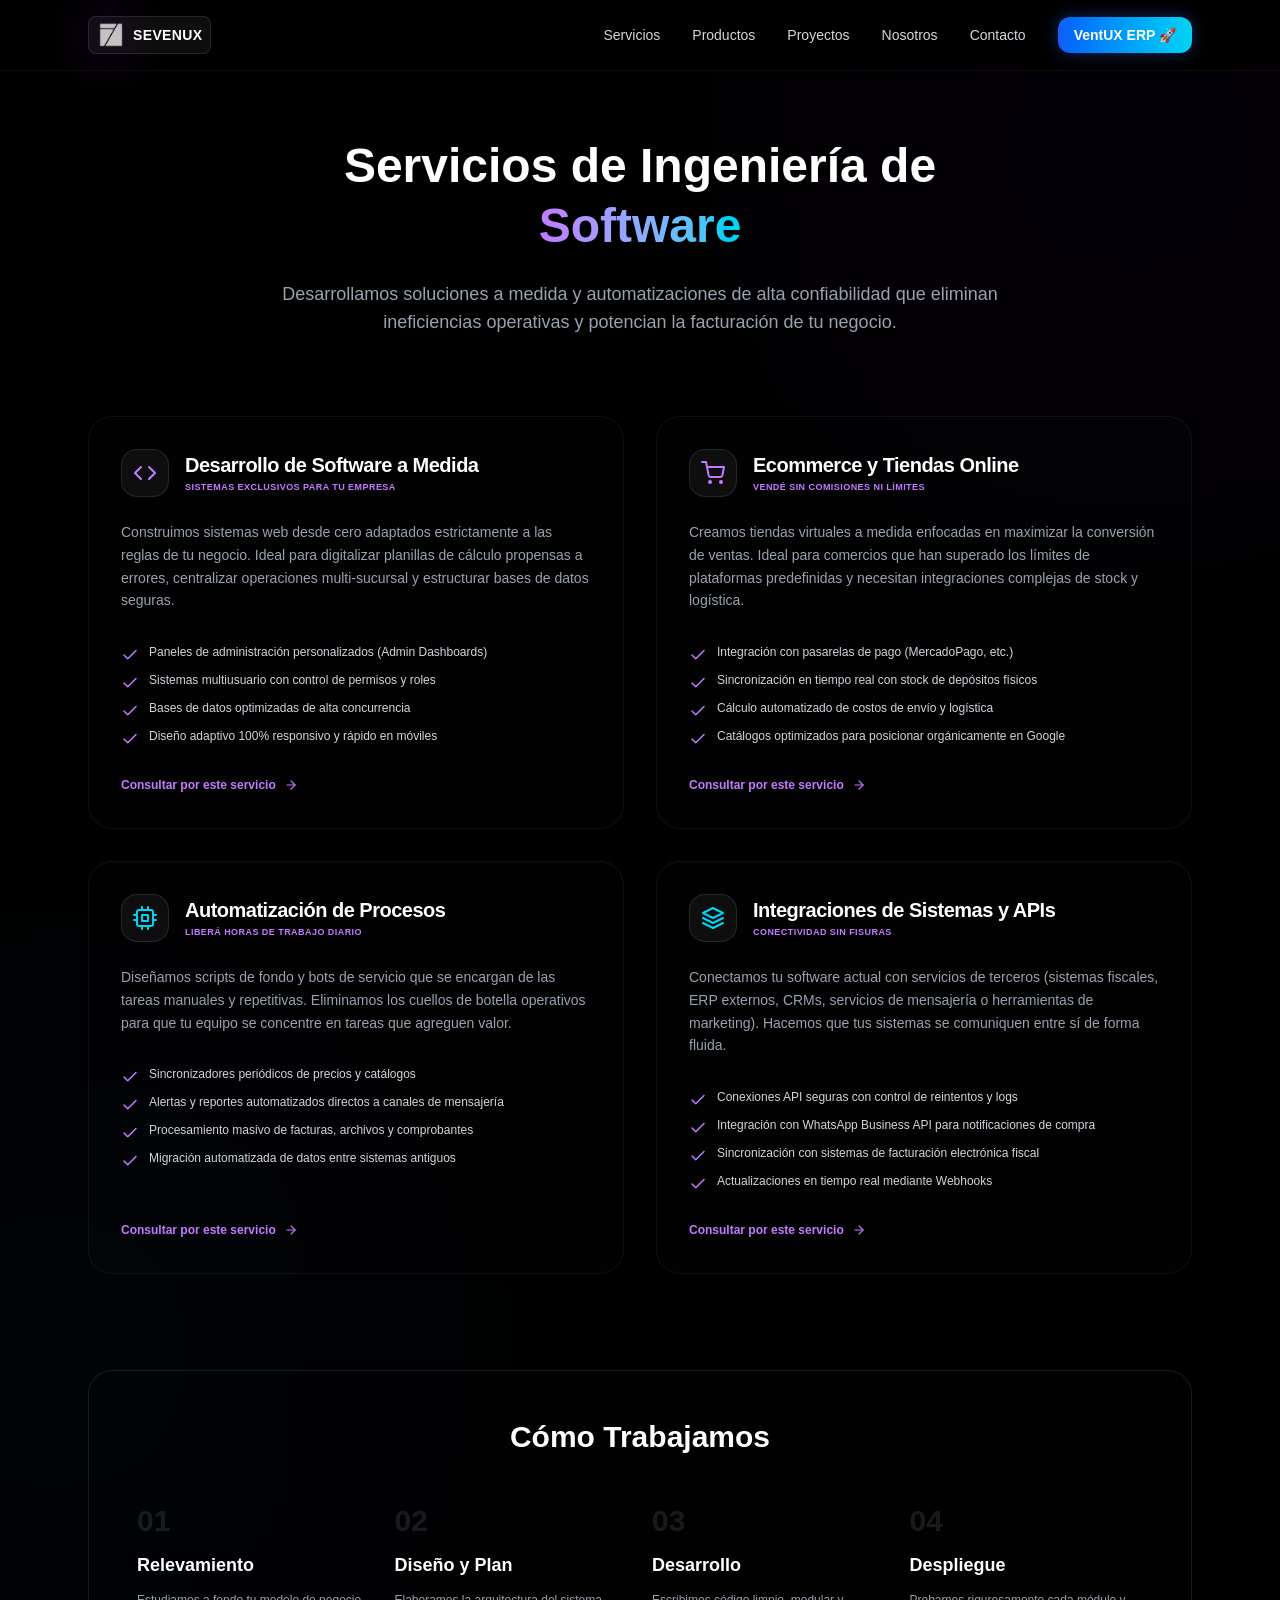
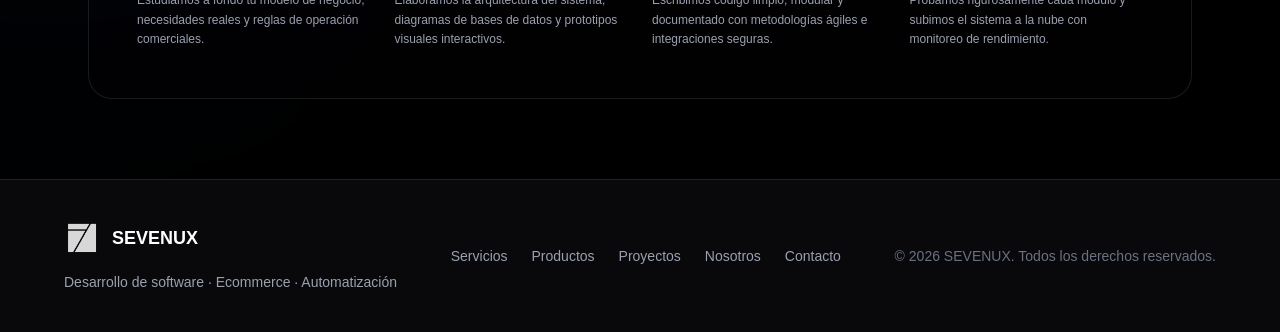
<file: servicios/index.html>
<!DOCTYPE html><html lang="es" class="geist_a71539c9-module__T19VSG__variable geist_mono_8d43a2aa-module__8Li5zG__variable h-full antialiased"><head><meta charSet="utf-8"/><meta name="viewport" content="width=device-width, initial-scale=1"/><link rel="preload" href="/_next/static/media/797e433ab948586e-s.p.0r6juujl39pe6.woff2" as="font" crossorigin="" type="font/woff2"/><link rel="preload" href="/_next/static/media/caa3a2e1cccd8315-s.p.0wgildi0cnwt9.woff2" as="font" crossorigin="" type="font/woff2"/><link rel="stylesheet" href="/_next/static/chunks/2eys3i36k85rr.css" data-precedence="next"/><link rel="preload" as="script" fetchPriority="low" href="/_next/static/chunks/1guoti84v2fh3.js"/><script src="/_next/static/chunks/3n3uy-1nmxjdi.js" async=""></script><script src="/_next/static/chunks/3peubv2924kx4.js" async=""></script><script src="/_next/static/chunks/turbopack-1x57nfz1rdjy1.js" async=""></script><script src="/_next/static/chunks/1d4h-sglyo8ft.js" async=""></script><script src="/_next/static/chunks/14mumt5_n0xhi.js" async=""></script><script src="/_next/static/chunks/1wevos3wnj-8_.js" async=""></script><meta name="next-size-adjust" content=""/><title>Servicios de Desarrollo de Software y Automatización | SEVENUX | SEVENUX</title><meta name="description" content="Desarrollamos soluciones de software a medida, ecommerce de alto rendimiento, automatizaciones de procesos comerciales e integraciones de sistemas para empresas."/><meta name="author" content="SEVENUX"/><meta name="keywords" content="desarrollo de software a medida,programacion a medida,ecommerce profesional,automatizacion de procesos,integraciones api,sistemas enlatados,consultoría tecnologica,sevenux servicios"/><meta name="creator" content="Nahuel Ruiz Díaz"/><meta name="publisher" content="SEVENUX"/><meta name="robots" content="index, follow"/><meta name="googlebot" content="index, follow, max-image-preview:large, max-snippet:-1"/><link rel="canonical" href="https://sevenux.com/servicios/"/><meta property="og:title" content="SEVENUX | Agencia de Desarrollo de Software y Automatización"/><meta property="og:description" content="Construimos software que transforma negocios. Desarrollo de sistemas a medida, ecommerce, automatización de procesos y consultoría tecnológica en Chaco, Argentina."/><meta property="og:url" content="https://sevenux.com/"/><meta property="og:site_name" content="SEVENUX"/><meta property="og:locale" content="es_AR"/><meta property="og:image" content="https://sevenux.com/wsevenux.png"/><meta property="og:image:width" content="800"/><meta property="og:image:height" content="800"/><meta property="og:image:alt" content="SEVENUX Software &amp; Automation"/><meta property="og:type" content="website"/><meta name="twitter:card" content="summary_large_image"/><meta name="twitter:title" content="SEVENUX | Agencia de Desarrollo de Software y Automatización"/><meta name="twitter:description" content="Construimos software que transforma negocios. Desarrollo de sistemas a medida, ecommerce y automatización de procesos."/><meta name="twitter:image" content="https://sevenux.com/wsevenux.png"/><link rel="icon" href="/favicon.ico?favicon.2-701hm33n0pg.ico" sizes="48x48" type="image/x-icon"/><script type="application/ld+json">{"@context":"https://schema.org","@type":"Organization","name":"SEVENUX","url":"https://sevenux.com","logo":"https://sevenux.com/wsevenux.png","founder":"Nahuel Ruiz Díaz","foundingLocation":"Chaco, Argentina","sameAs":["https://www.linkedin.com/in/dario-nahuel-ru%C3%ADz-d%C3%ADaz-30aba5245"],"description":"Desarrollo de software a medida, ecommerce, automatización de procesos y consultoría tecnológica."}</script><script src="/_next/static/chunks/0cz1d0mv5g_q7.js" noModule=""></script></head><body class="min-h-full flex flex-col"><div hidden=""><!--$--><!--/$--></div><script type="application/ld+json">{"@context":"https://schema.org","@type":"Service","serviceType":"Desarrollo de Software y Automatización","provider":{"@type":"Organization","name":"SEVENUX","url":"https://sevenux.com"},"areaServed":"Argentina, Latinoamérica, Global","description":"Desarrollo de sistemas web a medida, plataformas de comercio electrónico, scripts y automatizaciones de flujos de trabajo e integraciones de APIs comerciales.","hasOfferCatalog":{"@type":"OfferCatalog","name":"Catálogo de Servicios de SEVENUX","itemListElement":[{"@type":"Offer","itemOffered":{"@type":"Service","name":"Desarrollo de Software a Medida","description":"Creación de sistemas de gestión internos, paneles de administración web y bases de datos personalizadas."}},{"@type":"Offer","itemOffered":{"@type":"Service","name":"Desarrollo Ecommerce","description":"Diseño e implementación de tiendas virtuales adaptadas a reglas de negocio complejas, integradas con cobros y despachos."}},{"@type":"Offer","itemOffered":{"@type":"Service","name":"Automatización y Conectividad","description":"Scripts automáticos, cron-jobs de sincronización de stock y conexiones con plataformas externas a través de APIs."}}]}}</script><header class="fixed top-0 w-full z-40 bg-black/70 backdrop-blur border-b border-white/5"><div class="max-w-6xl mx-auto flex items-center justify-between px-6 py-4"><div class="flex items-center gap-3"><button type="button" class="md:hidden rounded-lg border border-white/10 bg-white/5 p-3 text-white transition hover:bg-white/10" aria-label="Abrir menú"><span class="block h-0.5 w-6 bg-white mb-1"></span><span class="block h-0.5 w-6 bg-white mb-1"></span><span class="block h-0.5 w-6 bg-white"></span></button><a href="/" class="flex items-center gap-3 relative"><div class="absolute w-10 h-10 bg-purple-600/20 blur-xl rounded-full"></div><div class="bg-white/5 border border-white/10 rounded-lg px-2 py-1 flex items-center gap-2 relative"><img alt="SEVENUX" loading="lazy" width="28" height="28" decoding="async" data-nimg="1" class="opacity-90" style="color:transparent" src="/wsevenux.png"/><span class="text-white text-sm font-semibold tracking-wide">SEVENUX</span></div></a></div><nav class="hidden md:flex items-center gap-8 text-sm text-gray-300"><a href="/servicios/" class="hover:text-white transition">Servicios</a><a href="/productos/" class="hover:text-white transition">Productos</a><a href="/proyectos/" class="hover:text-white transition">Proyectos</a><a href="/nosotros/" class="hover:text-white transition">Nosotros</a><a href="/contacto/" class="hover:text-white transition">Contacto</a><a href="/ventux" class="px-4 py-2 rounded-xl bg-gradient-to-r from-blue-600 to-cyan-400 text-white font-bold hover:from-blue-500 hover:to-cyan-300 transition-all duration-300 shadow-[0_0_15px_rgba(37,99,235,0.4)] hover:shadow-[0_0_20px_rgba(34,211,238,0.6)]">VentUX ERP 🚀</a></nav></div></header><div class="hidden"><div class="absolute left-0 top-0 h-full w-72 max-w-[90vw] bg-[#090909] p-6 shadow-2xl transition-transform duration-300 -translate-x-full"><div class="flex items-center justify-between mb-8"><p class="text-sm uppercase tracking-[0.3em] text-purple-400">Menu</p><button type="button" class="rounded-lg border border-white/10 bg-white/5 px-3 py-2 text-white transition hover:bg-white/10" aria-label="Cerrar menú">Cerrar</button></div><nav class="flex flex-col gap-4 text-sm text-gray-200"><a href="/servicios/" class="block rounded-2xl border border-white/10 bg-white/5 px-4 py-3 transition hover:bg-white/10">Servicios</a><a href="/productos/" class="block rounded-2xl border border-white/10 bg-white/5 px-4 py-3 transition hover:bg-white/10">Productos</a><a href="/proyectos/" class="block rounded-2xl border border-white/10 bg-white/5 px-4 py-3 transition hover:bg-white/10">Proyectos</a><a href="/nosotros/" class="block rounded-2xl border border-white/10 bg-white/5 px-4 py-3 transition hover:bg-white/10">Nosotros</a><a href="/contacto/" class="block rounded-2xl border border-white/10 bg-white/5 px-4 py-3 transition hover:bg-white/10">Contacto</a><a href="/ventux" class="block rounded-2xl bg-gradient-to-r from-blue-600 to-cyan-400 text-white text-center font-bold px-4 py-3 shadow-[0_0_15px_rgba(37,99,235,0.4)] transition hover:opacity-90">VentUX ERP 🚀</a></nav></div></div><main class="bg-black text-white min-h-screen pt-28 pb-20 relative overflow-hidden"><div class="absolute w-[500px] h-[500px] bg-purple-600/5 blur-[160px] rounded-full top-[-100px] right-[-100px] pointer-events-none"></div><div class="absolute w-[500px] h-[500px] bg-blue-600/5 blur-[160px] rounded-full bottom-[10%] left-[-200px] pointer-events-none"></div><div class="max-w-6xl mx-auto px-6 relative z-10"><div class="text-center max-w-3xl mx-auto mt-6 mb-20"><h1 class="text-4xl md:text-5xl font-extrabold leading-tight">Servicios de Ingeniería de<!-- --> <span class="text-transparent bg-clip-text bg-gradient-to-r from-purple-400 to-cyan-400">Software</span></h1><p class="text-gray-400 mt-6 text-base md:text-lg">Desarrollamos soluciones a medida y automatizaciones de alta confiabilidad que eliminan ineficiencias operativas y potencian la facturación de tu negocio.</p></div><div class="grid grid-cols-1 md:grid-cols-2 gap-8 mb-24"><section class="bg-zinc-950/30 border border-white/5 p-8 rounded-3xl hover:border-purple-500/20 transition-all duration-300 flex flex-col justify-between"><div class="space-y-4"><div class="flex items-center gap-4"><div class="w-12 h-12 bg-white/5 border border-white/10 rounded-2xl flex items-center justify-center"><svg stroke="currentColor" fill="none" stroke-width="2" viewBox="0 0 24 24" stroke-linecap="round" stroke-linejoin="round" class="w-6 h-6 text-purple-400" height="1em" width="1em" xmlns="http://www.w3.org/2000/svg"><polyline points="16 18 22 12 16 6"></polyline><polyline points="8 6 2 12 8 18"></polyline></svg></div><div><h2 class="text-xl font-bold tracking-tight text-white">Desarrollo de Software a Medida</h2><span class="text-[9px] font-bold text-purple-400 tracking-wider uppercase block mt-0.5">SISTEMAS EXCLUSIVOS PARA TU EMPRESA</span></div></div><p class="text-sm text-gray-400 leading-relaxed pt-2">Construimos sistemas web desde cero adaptados estrictamente a las reglas de tu negocio. Ideal para digitalizar planillas de cálculo propensas a errores, centralizar operaciones multi-sucursal y estructurar bases de datos seguras.</p><div class="space-y-2 pt-4"><div class="flex items-start gap-2.5"><svg stroke="currentColor" fill="none" stroke-width="2" viewBox="0 0 24 24" stroke-linecap="round" stroke-linejoin="round" class="w-4.5 h-4.5 text-purple-400 flex-shrink-0 mt-0.5" height="1em" width="1em" xmlns="http://www.w3.org/2000/svg"><polyline points="20 6 9 17 4 12"></polyline></svg><span class="text-xs text-gray-300">Paneles de administración personalizados (Admin Dashboards)</span></div><div class="flex items-start gap-2.5"><svg stroke="currentColor" fill="none" stroke-width="2" viewBox="0 0 24 24" stroke-linecap="round" stroke-linejoin="round" class="w-4.5 h-4.5 text-purple-400 flex-shrink-0 mt-0.5" height="1em" width="1em" xmlns="http://www.w3.org/2000/svg"><polyline points="20 6 9 17 4 12"></polyline></svg><span class="text-xs text-gray-300">Sistemas multiusuario con control de permisos y roles</span></div><div class="flex items-start gap-2.5"><svg stroke="currentColor" fill="none" stroke-width="2" viewBox="0 0 24 24" stroke-linecap="round" stroke-linejoin="round" class="w-4.5 h-4.5 text-purple-400 flex-shrink-0 mt-0.5" height="1em" width="1em" xmlns="http://www.w3.org/2000/svg"><polyline points="20 6 9 17 4 12"></polyline></svg><span class="text-xs text-gray-300">Bases de datos optimizadas de alta concurrencia</span></div><div class="flex items-start gap-2.5"><svg stroke="currentColor" fill="none" stroke-width="2" viewBox="0 0 24 24" stroke-linecap="round" stroke-linejoin="round" class="w-4.5 h-4.5 text-purple-400 flex-shrink-0 mt-0.5" height="1em" width="1em" xmlns="http://www.w3.org/2000/svg"><polyline points="20 6 9 17 4 12"></polyline></svg><span class="text-xs text-gray-300">Diseño adaptivo 100% responsivo y rápido en móviles</span></div></div></div><div class="pt-6"><a href="/contacto" class="inline-flex items-center gap-2 text-xs font-bold text-purple-400 hover:text-purple-300 transition duration-300 group"><span>Consultar por este servicio</span><svg stroke="currentColor" fill="none" stroke-width="2" viewBox="0 0 24 24" stroke-linecap="round" stroke-linejoin="round" class="w-3.5 h-3.5 group-hover:translate-x-1 transition-transform" height="1em" width="1em" xmlns="http://www.w3.org/2000/svg"><line x1="5" y1="12" x2="19" y2="12"></line><polyline points="12 5 19 12 12 19"></polyline></svg></a></div></section><section class="bg-zinc-950/30 border border-white/5 p-8 rounded-3xl hover:border-purple-500/20 transition-all duration-300 flex flex-col justify-between"><div class="space-y-4"><div class="flex items-center gap-4"><div class="w-12 h-12 bg-white/5 border border-white/10 rounded-2xl flex items-center justify-center"><svg stroke="currentColor" fill="none" stroke-width="2" viewBox="0 0 24 24" stroke-linecap="round" stroke-linejoin="round" class="w-6 h-6 text-purple-400" height="1em" width="1em" xmlns="http://www.w3.org/2000/svg"><circle cx="9" cy="21" r="1"></circle><circle cx="20" cy="21" r="1"></circle><path d="M1 1h4l2.68 13.39a2 2 0 0 0 2 1.61h9.72a2 2 0 0 0 2-1.61L23 6H6"></path></svg></div><div><h2 class="text-xl font-bold tracking-tight text-white">Ecommerce y Tiendas Online</h2><span class="text-[9px] font-bold text-purple-400 tracking-wider uppercase block mt-0.5">VENDÉ SIN COMISIONES NI LÍMITES</span></div></div><p class="text-sm text-gray-400 leading-relaxed pt-2">Creamos tiendas virtuales a medida enfocadas en maximizar la conversión de ventas. Ideal para comercios que han superado los límites de plataformas predefinidas y necesitan integraciones complejas de stock y logística.</p><div class="space-y-2 pt-4"><div class="flex items-start gap-2.5"><svg stroke="currentColor" fill="none" stroke-width="2" viewBox="0 0 24 24" stroke-linecap="round" stroke-linejoin="round" class="w-4.5 h-4.5 text-purple-400 flex-shrink-0 mt-0.5" height="1em" width="1em" xmlns="http://www.w3.org/2000/svg"><polyline points="20 6 9 17 4 12"></polyline></svg><span class="text-xs text-gray-300">Integración con pasarelas de pago (MercadoPago, etc.)</span></div><div class="flex items-start gap-2.5"><svg stroke="currentColor" fill="none" stroke-width="2" viewBox="0 0 24 24" stroke-linecap="round" stroke-linejoin="round" class="w-4.5 h-4.5 text-purple-400 flex-shrink-0 mt-0.5" height="1em" width="1em" xmlns="http://www.w3.org/2000/svg"><polyline points="20 6 9 17 4 12"></polyline></svg><span class="text-xs text-gray-300">Sincronización en tiempo real con stock de depósitos físicos</span></div><div class="flex items-start gap-2.5"><svg stroke="currentColor" fill="none" stroke-width="2" viewBox="0 0 24 24" stroke-linecap="round" stroke-linejoin="round" class="w-4.5 h-4.5 text-purple-400 flex-shrink-0 mt-0.5" height="1em" width="1em" xmlns="http://www.w3.org/2000/svg"><polyline points="20 6 9 17 4 12"></polyline></svg><span class="text-xs text-gray-300">Cálculo automatizado de costos de envío y logística</span></div><div class="flex items-start gap-2.5"><svg stroke="currentColor" fill="none" stroke-width="2" viewBox="0 0 24 24" stroke-linecap="round" stroke-linejoin="round" class="w-4.5 h-4.5 text-purple-400 flex-shrink-0 mt-0.5" height="1em" width="1em" xmlns="http://www.w3.org/2000/svg"><polyline points="20 6 9 17 4 12"></polyline></svg><span class="text-xs text-gray-300">Catálogos optimizados para posicionar orgánicamente en Google</span></div></div></div><div class="pt-6"><a href="/contacto" class="inline-flex items-center gap-2 text-xs font-bold text-purple-400 hover:text-purple-300 transition duration-300 group"><span>Consultar por este servicio</span><svg stroke="currentColor" fill="none" stroke-width="2" viewBox="0 0 24 24" stroke-linecap="round" stroke-linejoin="round" class="w-3.5 h-3.5 group-hover:translate-x-1 transition-transform" height="1em" width="1em" xmlns="http://www.w3.org/2000/svg"><line x1="5" y1="12" x2="19" y2="12"></line><polyline points="12 5 19 12 12 19"></polyline></svg></a></div></section><section class="bg-zinc-950/30 border border-white/5 p-8 rounded-3xl hover:border-purple-500/20 transition-all duration-300 flex flex-col justify-between"><div class="space-y-4"><div class="flex items-center gap-4"><div class="w-12 h-12 bg-white/5 border border-white/10 rounded-2xl flex items-center justify-center"><svg stroke="currentColor" fill="none" stroke-width="2" viewBox="0 0 24 24" stroke-linecap="round" stroke-linejoin="round" class="w-6 h-6 text-cyan-400" height="1em" width="1em" xmlns="http://www.w3.org/2000/svg"><rect x="4" y="4" width="16" height="16" rx="2" ry="2"></rect><rect x="9" y="9" width="6" height="6"></rect><line x1="9" y1="1" x2="9" y2="4"></line><line x1="15" y1="1" x2="15" y2="4"></line><line x1="9" y1="20" x2="9" y2="23"></line><line x1="15" y1="20" x2="15" y2="23"></line><line x1="20" y1="9" x2="23" y2="9"></line><line x1="20" y1="14" x2="23" y2="14"></line><line x1="1" y1="9" x2="4" y2="9"></line><line x1="1" y1="14" x2="4" y2="14"></line></svg></div><div><h2 class="text-xl font-bold tracking-tight text-white">Automatización de Procesos</h2><span class="text-[9px] font-bold text-purple-400 tracking-wider uppercase block mt-0.5">LIBERÁ HORAS DE TRABAJO DIARIO</span></div></div><p class="text-sm text-gray-400 leading-relaxed pt-2">Diseñamos scripts de fondo y bots de servicio que se encargan de las tareas manuales y repetitivas. Eliminamos los cuellos de botella operativos para que tu equipo se concentre en tareas que agreguen valor.</p><div class="space-y-2 pt-4"><div class="flex items-start gap-2.5"><svg stroke="currentColor" fill="none" stroke-width="2" viewBox="0 0 24 24" stroke-linecap="round" stroke-linejoin="round" class="w-4.5 h-4.5 text-purple-400 flex-shrink-0 mt-0.5" height="1em" width="1em" xmlns="http://www.w3.org/2000/svg"><polyline points="20 6 9 17 4 12"></polyline></svg><span class="text-xs text-gray-300">Sincronizadores periódicos de precios y catálogos</span></div><div class="flex items-start gap-2.5"><svg stroke="currentColor" fill="none" stroke-width="2" viewBox="0 0 24 24" stroke-linecap="round" stroke-linejoin="round" class="w-4.5 h-4.5 text-purple-400 flex-shrink-0 mt-0.5" height="1em" width="1em" xmlns="http://www.w3.org/2000/svg"><polyline points="20 6 9 17 4 12"></polyline></svg><span class="text-xs text-gray-300">Alertas y reportes automatizados directos a canales de mensajería</span></div><div class="flex items-start gap-2.5"><svg stroke="currentColor" fill="none" stroke-width="2" viewBox="0 0 24 24" stroke-linecap="round" stroke-linejoin="round" class="w-4.5 h-4.5 text-purple-400 flex-shrink-0 mt-0.5" height="1em" width="1em" xmlns="http://www.w3.org/2000/svg"><polyline points="20 6 9 17 4 12"></polyline></svg><span class="text-xs text-gray-300">Procesamiento masivo de facturas, archivos y comprobantes</span></div><div class="flex items-start gap-2.5"><svg stroke="currentColor" fill="none" stroke-width="2" viewBox="0 0 24 24" stroke-linecap="round" stroke-linejoin="round" class="w-4.5 h-4.5 text-purple-400 flex-shrink-0 mt-0.5" height="1em" width="1em" xmlns="http://www.w3.org/2000/svg"><polyline points="20 6 9 17 4 12"></polyline></svg><span class="text-xs text-gray-300">Migración automatizada de datos entre sistemas antiguos</span></div></div></div><div class="pt-6"><a href="/contacto" class="inline-flex items-center gap-2 text-xs font-bold text-purple-400 hover:text-purple-300 transition duration-300 group"><span>Consultar por este servicio</span><svg stroke="currentColor" fill="none" stroke-width="2" viewBox="0 0 24 24" stroke-linecap="round" stroke-linejoin="round" class="w-3.5 h-3.5 group-hover:translate-x-1 transition-transform" height="1em" width="1em" xmlns="http://www.w3.org/2000/svg"><line x1="5" y1="12" x2="19" y2="12"></line><polyline points="12 5 19 12 12 19"></polyline></svg></a></div></section><section class="bg-zinc-950/30 border border-white/5 p-8 rounded-3xl hover:border-purple-500/20 transition-all duration-300 flex flex-col justify-between"><div class="space-y-4"><div class="flex items-center gap-4"><div class="w-12 h-12 bg-white/5 border border-white/10 rounded-2xl flex items-center justify-center"><svg stroke="currentColor" fill="none" stroke-width="2" viewBox="0 0 24 24" stroke-linecap="round" stroke-linejoin="round" class="w-6 h-6 text-cyan-400" height="1em" width="1em" xmlns="http://www.w3.org/2000/svg"><polygon points="12 2 2 7 12 12 22 7 12 2"></polygon><polyline points="2 17 12 22 22 17"></polyline><polyline points="2 12 12 17 22 12"></polyline></svg></div><div><h2 class="text-xl font-bold tracking-tight text-white">Integraciones de Sistemas y APIs</h2><span class="text-[9px] font-bold text-purple-400 tracking-wider uppercase block mt-0.5">CONECTIVIDAD SIN FISURAS</span></div></div><p class="text-sm text-gray-400 leading-relaxed pt-2">Conectamos tu software actual con servicios de terceros (sistemas fiscales, ERP externos, CRMs, servicios de mensajería o herramientas de marketing). Hacemos que tus sistemas se comuniquen entre sí de forma fluida.</p><div class="space-y-2 pt-4"><div class="flex items-start gap-2.5"><svg stroke="currentColor" fill="none" stroke-width="2" viewBox="0 0 24 24" stroke-linecap="round" stroke-linejoin="round" class="w-4.5 h-4.5 text-purple-400 flex-shrink-0 mt-0.5" height="1em" width="1em" xmlns="http://www.w3.org/2000/svg"><polyline points="20 6 9 17 4 12"></polyline></svg><span class="text-xs text-gray-300">Conexiones API seguras con control de reintentos y logs</span></div><div class="flex items-start gap-2.5"><svg stroke="currentColor" fill="none" stroke-width="2" viewBox="0 0 24 24" stroke-linecap="round" stroke-linejoin="round" class="w-4.5 h-4.5 text-purple-400 flex-shrink-0 mt-0.5" height="1em" width="1em" xmlns="http://www.w3.org/2000/svg"><polyline points="20 6 9 17 4 12"></polyline></svg><span class="text-xs text-gray-300">Integración con WhatsApp Business API para notificaciones de compra</span></div><div class="flex items-start gap-2.5"><svg stroke="currentColor" fill="none" stroke-width="2" viewBox="0 0 24 24" stroke-linecap="round" stroke-linejoin="round" class="w-4.5 h-4.5 text-purple-400 flex-shrink-0 mt-0.5" height="1em" width="1em" xmlns="http://www.w3.org/2000/svg"><polyline points="20 6 9 17 4 12"></polyline></svg><span class="text-xs text-gray-300">Sincronización con sistemas de facturación electrónica fiscal</span></div><div class="flex items-start gap-2.5"><svg stroke="currentColor" fill="none" stroke-width="2" viewBox="0 0 24 24" stroke-linecap="round" stroke-linejoin="round" class="w-4.5 h-4.5 text-purple-400 flex-shrink-0 mt-0.5" height="1em" width="1em" xmlns="http://www.w3.org/2000/svg"><polyline points="20 6 9 17 4 12"></polyline></svg><span class="text-xs text-gray-300">Actualizaciones en tiempo real mediante Webhooks</span></div></div></div><div class="pt-6"><a href="/contacto" class="inline-flex items-center gap-2 text-xs font-bold text-purple-400 hover:text-purple-300 transition duration-300 group"><span>Consultar por este servicio</span><svg stroke="currentColor" fill="none" stroke-width="2" viewBox="0 0 24 24" stroke-linecap="round" stroke-linejoin="round" class="w-3.5 h-3.5 group-hover:translate-x-1 transition-transform" height="1em" width="1em" xmlns="http://www.w3.org/2000/svg"><line x1="5" y1="12" x2="19" y2="12"></line><polyline points="12 5 19 12 12 19"></polyline></svg></a></div></section></div><section class="border border-white/10 rounded-3xl bg-zinc-950/20 p-8 md:p-12"><h2 class="text-2xl md:text-3xl font-bold text-center mb-12">Cómo Trabajamos</h2><div class="grid grid-cols-1 sm:grid-cols-2 lg:grid-cols-4 gap-6"><div class="space-y-3 relative group"><span class="text-3xl font-extrabold text-white/10 group-hover:text-purple-600/40 transition duration-300 block">01</span><h3 class="text-lg font-bold text-white">Relevamiento</h3><p class="text-xs text-gray-400 leading-relaxed">Estudiamos a fondo tu modelo de negocio, necesidades reales y reglas de operación comerciales.</p></div><div class="space-y-3 relative group"><span class="text-3xl font-extrabold text-white/10 group-hover:text-purple-600/40 transition duration-300 block">02</span><h3 class="text-lg font-bold text-white">Diseño y Plan</h3><p class="text-xs text-gray-400 leading-relaxed">Elaboramos la arquitectura del sistema, diagramas de bases de datos y prototipos visuales interactivos.</p></div><div class="space-y-3 relative group"><span class="text-3xl font-extrabold text-white/10 group-hover:text-purple-600/40 transition duration-300 block">03</span><h3 class="text-lg font-bold text-white">Desarrollo</h3><p class="text-xs text-gray-400 leading-relaxed">Escribimos código limpio, modular y documentado con metodologías ágiles e integraciones seguras.</p></div><div class="space-y-3 relative group"><span class="text-3xl font-extrabold text-white/10 group-hover:text-purple-600/40 transition duration-300 block">04</span><h3 class="text-lg font-bold text-white">Despliegue</h3><p class="text-xs text-gray-400 leading-relaxed">Probamos rigurosamente cada módulo y subimos el sistema a la nube con monitoreo de rendimiento.</p></div></div></section></div></main><footer class="bg-zinc-950 text-white py-10 px-6 border-t border-white/10"><div class="max-w-6xl mx-auto flex flex-col md:flex-row justify-between items-center gap-6"><div class="text-center md:text-left flex flex-col items-center md:items-start gap-3"><div class="flex items-center gap-3"><img alt="SEVENUX" loading="lazy" width="36" height="36" decoding="async" data-nimg="1" class="" style="color:transparent" src="/wsevenux.png"/><span class="text-lg font-semibold">SEVENUX</span></div><p class="text-gray-400 text-sm mt-1">Desarrollo de software · Ecommerce · Automatización</p></div><div class="flex flex-wrap gap-4 md:gap-6 text-sm text-gray-400 justify-center"><a href="/servicios/" class="hover:text-white transition">Servicios</a><a href="/productos/" class="hover:text-white transition">Productos</a><a href="/proyectos/" class="hover:text-white transition">Proyectos</a><a href="/nosotros/" class="hover:text-white transition">Nosotros</a><a href="/contacto/" class="hover:text-white transition">Contacto</a></div><div class="text-gray-500 text-sm">© <!-- -->2026<!-- --> SEVENUX. Todos los derechos reservados.</div></div></footer><!--$--><!--/$--><script src="/_next/static/chunks/1guoti84v2fh3.js" id="_R_" async=""></script><script>(self.__next_f=self.__next_f||[]).push([0])</script><script>self.__next_f.push([1,"1:\"$Sreact.fragment\"\n2:I[39756,[\"/_next/static/chunks/1d4h-sglyo8ft.js\",\"/_next/static/chunks/14mumt5_n0xhi.js\"],\"default\"]\n3:I[37457,[\"/_next/static/chunks/1d4h-sglyo8ft.js\",\"/_next/static/chunks/14mumt5_n0xhi.js\"],\"default\"]\nc:I[68027,[\"/_next/static/chunks/1d4h-sglyo8ft.js\",\"/_next/static/chunks/14mumt5_n0xhi.js\"],\"default\",1]\n:HL[\"/_next/static/chunks/2eys3i36k85rr.css\",\"style\"]\n:HL[\"/_next/static/media/797e433ab948586e-s.p.0r6juujl39pe6.woff2\",\"font\",{\"crossOrigin\":\"\",\"type\":\"font/woff2\"}]\n:HL[\"/_next/static/media/caa3a2e1cccd8315-s.p.0wgildi0cnwt9.woff2\",\"font\",{\"crossOrigin\":\"\",\"type\":\"font/woff2\"}]\n4:T49f,{\"@context\":\"https://schema.org\",\"@type\":\"Service\",\"serviceType\":\"Desarrollo de Software y Automatización\",\"provider\":{\"@type\":\"Organization\",\"name\":\"SEVENUX\",\"url\":\"https://sevenux.com\"},\"areaServed\":\"Argentina, Latinoamérica, Global\",\"description\":\"Desarrollo de sistemas web a medida, plataformas de comercio electrónico, scripts y automatizaciones de flujos de trabajo e integraciones de APIs comerciales.\",\"hasOfferCatalog\":{\"@type\":\"OfferCatalog\",\"name\":\"Catálogo de Servicios de SEVENUX\",\"itemListElement\":[{\"@type\":\"Offer\",\"itemOffered\":{\"@type\":\"Service\",\"name\":\"Desarrollo de Software a Medida\",\"description\":\"Creación de sistemas de gestión internos, paneles de administración web y bases de datos personalizadas.\"}},{\"@type\":\"Offer\",\"itemOffered\":{\"@type\":\"Service\",\"name\":\"Desarrollo Ecommerce\",\"description\":\"Diseño e implementación de tiendas virtuales adaptadas a reglas de negocio complejas, integradas con cobros y despachos.\"}},{\"@type\":\"Offer\",\"itemOffered\":{\"@type\":\"Service\",\"name\":\"Automatización y Conectividad\",\"description\":\"Scripts automáticos, cron-jobs de sincronización de stock y conexiones con plataformas externas a través de APIs.\"}}]}}"])</script><script>self.__next_f.push([1,"0:{\"P\":null,\"c\":[\"\",\"servicios\",\"\"],\"q\":\"\",\"i\":false,\"f\":[[[\"\",{\"children\":[\"servicios\",{\"children\":[\"__PAGE__\",{}]}]},\"$undefined\",\"$undefined\",16],[[\"$\",\"$1\",\"c\",{\"children\":[[[\"$\",\"link\",\"0\",{\"rel\":\"stylesheet\",\"href\":\"/_next/static/chunks/2eys3i36k85rr.css\",\"precedence\":\"next\",\"crossOrigin\":\"$undefined\",\"nonce\":\"$undefined\"}],[\"$\",\"script\",\"script-0\",{\"src\":\"/_next/static/chunks/1d4h-sglyo8ft.js\",\"async\":true,\"nonce\":\"$undefined\"}],[\"$\",\"script\",\"script-1\",{\"src\":\"/_next/static/chunks/14mumt5_n0xhi.js\",\"async\":true,\"nonce\":\"$undefined\"}]],[\"$\",\"html\",null,{\"lang\":\"es\",\"className\":\"geist_a71539c9-module__T19VSG__variable geist_mono_8d43a2aa-module__8Li5zG__variable h-full antialiased\",\"children\":[[\"$\",\"head\",null,{\"children\":[\"$\",\"script\",null,{\"type\":\"application/ld+json\",\"dangerouslySetInnerHTML\":{\"__html\":\"{\\\"@context\\\":\\\"https://schema.org\\\",\\\"@type\\\":\\\"Organization\\\",\\\"name\\\":\\\"SEVENUX\\\",\\\"url\\\":\\\"https://sevenux.com\\\",\\\"logo\\\":\\\"https://sevenux.com/wsevenux.png\\\",\\\"founder\\\":\\\"Nahuel Ruiz Díaz\\\",\\\"foundingLocation\\\":\\\"Chaco, Argentina\\\",\\\"sameAs\\\":[\\\"https://www.linkedin.com/in/dario-nahuel-ru%C3%ADz-d%C3%ADaz-30aba5245\\\"],\\\"description\\\":\\\"Desarrollo de software a medida, ecommerce, automatización de procesos y consultoría tecnológica.\\\"}\"}}]}],[\"$\",\"body\",null,{\"className\":\"min-h-full flex flex-col\",\"children\":[\"$\",\"$L2\",null,{\"parallelRouterKey\":\"children\",\"error\":\"$undefined\",\"errorStyles\":\"$undefined\",\"errorScripts\":\"$undefined\",\"template\":[\"$\",\"$L3\",null,{}],\"templateStyles\":\"$undefined\",\"templateScripts\":\"$undefined\",\"notFound\":[[[\"$\",\"title\",null,{\"children\":\"404: This page could not be found.\"}],[\"$\",\"div\",null,{\"style\":{\"fontFamily\":\"system-ui,\\\"Segoe UI\\\",Roboto,Helvetica,Arial,sans-serif,\\\"Apple Color Emoji\\\",\\\"Segoe UI Emoji\\\"\",\"height\":\"100vh\",\"textAlign\":\"center\",\"display\":\"flex\",\"flexDirection\":\"column\",\"alignItems\":\"center\",\"justifyContent\":\"center\"},\"children\":[\"$\",\"div\",null,{\"children\":[[\"$\",\"style\",null,{\"dangerouslySetInnerHTML\":{\"__html\":\"body{color:#000;background:#fff;margin:0}.next-error-h1{border-right:1px solid rgba(0,0,0,.3)}@media (prefers-color-scheme:dark){body{color:#fff;background:#000}.next-error-h1{border-right:1px solid rgba(255,255,255,.3)}}\"}}],[\"$\",\"h1\",null,{\"className\":\"next-error-h1\",\"style\":{\"display\":\"inline-block\",\"margin\":\"0 20px 0 0\",\"padding\":\"0 23px 0 0\",\"fontSize\":24,\"fontWeight\":500,\"verticalAlign\":\"top\",\"lineHeight\":\"49px\"},\"children\":404}],[\"$\",\"div\",null,{\"style\":{\"display\":\"inline-block\"},\"children\":[\"$\",\"h2\",null,{\"style\":{\"fontSize\":14,\"fontWeight\":400,\"lineHeight\":\"49px\",\"margin\":0},\"children\":\"This page could not be found.\"}]}]]}]}]],[]],\"forbidden\":\"$undefined\",\"unauthorized\":\"$undefined\"}]}]]}]]}],{\"children\":[[\"$\",\"$1\",\"c\",{\"children\":[null,[\"$\",\"$L2\",null,{\"parallelRouterKey\":\"children\",\"error\":\"$undefined\",\"errorStyles\":\"$undefined\",\"errorScripts\":\"$undefined\",\"template\":[\"$\",\"$L3\",null,{}],\"templateStyles\":\"$undefined\",\"templateScripts\":\"$undefined\",\"notFound\":\"$undefined\",\"forbidden\":\"$undefined\",\"unauthorized\":\"$undefined\"}]]}],{\"children\":[[\"$\",\"$1\",\"c\",{\"children\":[[[\"$\",\"script\",null,{\"type\":\"application/ld+json\",\"dangerouslySetInnerHTML\":{\"__html\":\"$4\"}}],\"$L5\",\"$L6\",\"$L7\"],[\"$L8\"],\"$L9\"]}],{},null,false,null]},null,false,\"$@a\"]},null,false,null],\"$Lb\",false]],\"m\":\"$undefined\",\"G\":[\"$c\",[\"$Ld\"]],\"S\":true,\"h\":null,\"s\":\"$undefined\",\"l\":\"$undefined\",\"p\":\"$undefined\",\"d\":\"$undefined\",\"b\":\"iRFIBH7wha1yc9mz_4oI7\"}\n"])</script><script>self.__next_f.push([1,"e:I[7988,[\"/_next/static/chunks/1d4h-sglyo8ft.js\",\"/_next/static/chunks/14mumt5_n0xhi.js\",\"/_next/static/chunks/1wevos3wnj-8_.js\"],\"default\"]\n17:I[5500,[\"/_next/static/chunks/1d4h-sglyo8ft.js\",\"/_next/static/chunks/14mumt5_n0xhi.js\",\"/_next/static/chunks/1wevos3wnj-8_.js\"],\"Image\"]\n18:I[97367,[\"/_next/static/chunks/1d4h-sglyo8ft.js\",\"/_next/static/chunks/14mumt5_n0xhi.js\"],\"OutletBoundary\"]\n19:\"$Sreact.suspense\"\n1c:I[97367,[\"/_next/static/chunks/1d4h-sglyo8ft.js\",\"/_next/static/chunks/14mumt5_n0xhi.js\"],\"ViewportBoundary\"]\n1e:I[97367,[\"/_next/static/chunks/1d4h-sglyo8ft.js\",\"/_next/static/chunks/14mumt5_n0xhi.js\"],\"MetadataBoundary\"]\n5:[\"$\",\"$Le\",null,{}]\n"])</script><script>self.__next_f.push([1,"6:[\"$\",\"main\",null,{\"className\":\"bg-black text-white min-h-screen pt-28 pb-20 relative overflow-hidden\",\"children\":[[\"$\",\"div\",null,{\"className\":\"absolute w-[500px] h-[500px] bg-purple-600/5 blur-[160px] rounded-full top-[-100px] right-[-100px] pointer-events-none\"}],[\"$\",\"div\",null,{\"className\":\"absolute w-[500px] h-[500px] bg-blue-600/5 blur-[160px] rounded-full bottom-[10%] left-[-200px] pointer-events-none\"}],[\"$\",\"div\",null,{\"className\":\"max-w-6xl mx-auto px-6 relative z-10\",\"children\":[[\"$\",\"div\",null,{\"className\":\"text-center max-w-3xl mx-auto mt-6 mb-20\",\"children\":[[\"$\",\"h1\",null,{\"className\":\"text-4xl md:text-5xl font-extrabold leading-tight\",\"children\":[\"Servicios de Ingeniería de\",\" \",[\"$\",\"span\",null,{\"className\":\"text-transparent bg-clip-text bg-gradient-to-r from-purple-400 to-cyan-400\",\"children\":\"Software\"}]]}],[\"$\",\"p\",null,{\"className\":\"text-gray-400 mt-6 text-base md:text-lg\",\"children\":\"Desarrollamos soluciones a medida y automatizaciones de alta confiabilidad que eliminan ineficiencias operativas y potencian la facturación de tu negocio.\"}]]}],[\"$\",\"div\",null,{\"className\":\"grid grid-cols-1 md:grid-cols-2 gap-8 mb-24\",\"children\":[[\"$\",\"section\",\"software\",{\"className\":\"bg-zinc-950/30 border border-white/5 p-8 rounded-3xl hover:border-purple-500/20 transition-all duration-300 flex flex-col justify-between\",\"children\":[[\"$\",\"div\",null,{\"className\":\"space-y-4\",\"children\":[[\"$\",\"div\",null,{\"className\":\"flex items-center gap-4\",\"children\":[[\"$\",\"div\",null,{\"className\":\"w-12 h-12 bg-white/5 border border-white/10 rounded-2xl flex items-center justify-center\",\"children\":[\"$\",\"svg\",null,{\"stroke\":\"currentColor\",\"fill\":\"none\",\"strokeWidth\":\"2\",\"viewBox\":\"0 0 24 24\",\"strokeLinecap\":\"round\",\"strokeLinejoin\":\"round\",\"className\":\"w-6 h-6 text-purple-400\",\"children\":[\"$undefined\",[[\"$\",\"polyline\",\"0\",{\"points\":\"16 18 22 12 16 6\",\"children\":[]}],[\"$\",\"polyline\",\"1\",{\"points\":\"8 6 2 12 8 18\",\"children\":[]}]]],\"style\":{\"color\":\"$undefined\"},\"height\":\"1em\",\"width\":\"1em\",\"xmlns\":\"http://www.w3.org/2000/svg\"}]}],[\"$\",\"div\",null,{\"children\":[[\"$\",\"h2\",null,{\"className\":\"text-xl font-bold tracking-tight text-white\",\"children\":\"Desarrollo de Software a Medida\"}],[\"$\",\"span\",null,{\"className\":\"text-[9px] font-bold text-purple-400 tracking-wider uppercase block mt-0.5\",\"children\":\"SISTEMAS EXCLUSIVOS PARA TU EMPRESA\"}]]}]]}],[\"$\",\"p\",null,{\"className\":\"text-sm text-gray-400 leading-relaxed pt-2\",\"children\":\"Construimos sistemas web desde cero adaptados estrictamente a las reglas de tu negocio. Ideal para digitalizar planillas de cálculo propensas a errores, centralizar operaciones multi-sucursal y estructurar bases de datos seguras.\"}],[\"$\",\"div\",null,{\"className\":\"space-y-2 pt-4\",\"children\":[[\"$\",\"div\",\"0\",{\"className\":\"flex items-start gap-2.5\",\"children\":[[\"$\",\"svg\",null,{\"stroke\":\"currentColor\",\"fill\":\"none\",\"strokeWidth\":\"2\",\"viewBox\":\"0 0 24 24\",\"strokeLinecap\":\"round\",\"strokeLinejoin\":\"round\",\"className\":\"w-4.5 h-4.5 text-purple-400 flex-shrink-0 mt-0.5\",\"children\":[\"$undefined\",[[\"$\",\"polyline\",\"0\",{\"points\":\"20 6 9 17 4 12\",\"children\":[]}]]],\"style\":{\"color\":\"$undefined\"},\"height\":\"1em\",\"width\":\"1em\",\"xmlns\":\"http://www.w3.org/2000/svg\"}],[\"$\",\"span\",null,{\"className\":\"text-xs text-gray-300\",\"children\":\"Paneles de administración personalizados (Admin Dashboards)\"}]]}],[\"$\",\"div\",\"1\",{\"className\":\"flex items-start gap-2.5\",\"children\":[[\"$\",\"svg\",null,{\"stroke\":\"currentColor\",\"fill\":\"none\",\"strokeWidth\":\"2\",\"viewBox\":\"0 0 24 24\",\"strokeLinecap\":\"round\",\"strokeLinejoin\":\"round\",\"className\":\"w-4.5 h-4.5 text-purple-400 flex-shrink-0 mt-0.5\",\"children\":[\"$undefined\",[[\"$\",\"polyline\",\"0\",{\"points\":\"20 6 9 17 4 12\",\"children\":[]}]]],\"style\":{\"color\":\"$undefined\"},\"height\":\"1em\",\"width\":\"1em\",\"xmlns\":\"http://www.w3.org/2000/svg\"}],[\"$\",\"span\",null,{\"className\":\"text-xs text-gray-300\",\"children\":\"Sistemas multiusuario con control de permisos y roles\"}]]}],[\"$\",\"div\",\"2\",{\"className\":\"flex items-start gap-2.5\",\"children\":[[\"$\",\"svg\",null,{\"stroke\":\"currentColor\",\"fill\":\"none\",\"strokeWidth\":\"2\",\"viewBox\":\"0 0 24 24\",\"strokeLinecap\":\"round\",\"strokeLinejoin\":\"round\",\"className\":\"w-4.5 h-4.5 text-purple-400 flex-shrink-0 mt-0.5\",\"children\":[\"$undefined\",[\"$Lf\"]],\"style\":{\"color\":\"$undefined\"},\"height\":\"1em\",\"width\":\"1em\",\"xmlns\":\"http://www.w3.org/2000/svg\"}],\"$L10\"]}],\"$L11\"]}]]}],\"$L12\"]}],\"$L13\",\"$L14\",\"$L15\"]}],\"$L16\"]}]]}]\n"])</script><script>self.__next_f.push([1,"7:[\"$\",\"footer\",null,{\"className\":\"bg-zinc-950 text-white py-10 px-6 border-t border-white/10\",\"children\":[\"$\",\"div\",null,{\"className\":\"max-w-6xl mx-auto flex flex-col md:flex-row justify-between items-center gap-6\",\"children\":[[\"$\",\"div\",null,{\"className\":\"text-center md:text-left flex flex-col items-center md:items-start gap-3\",\"children\":[[\"$\",\"div\",null,{\"className\":\"flex items-center gap-3\",\"children\":[[\"$\",\"$L17\",null,{\"src\":\"/wsevenux.png\",\"alt\":\"SEVENUX\",\"width\":36,\"height\":36,\"className\":\"\"}],[\"$\",\"span\",null,{\"className\":\"text-lg font-semibold\",\"children\":\"SEVENUX\"}]]}],[\"$\",\"p\",null,{\"className\":\"text-gray-400 text-sm mt-1\",\"children\":\"Desarrollo de software · Ecommerce · Automatización\"}]]}],[\"$\",\"div\",null,{\"className\":\"flex flex-wrap gap-4 md:gap-6 text-sm text-gray-400 justify-center\",\"children\":[[\"$\",\"a\",null,{\"href\":\"/servicios/\",\"className\":\"hover:text-white transition\",\"children\":\"Servicios\"}],[\"$\",\"a\",null,{\"href\":\"/productos/\",\"className\":\"hover:text-white transition\",\"children\":\"Productos\"}],[\"$\",\"a\",null,{\"href\":\"/proyectos/\",\"className\":\"hover:text-white transition\",\"children\":\"Proyectos\"}],[\"$\",\"a\",null,{\"href\":\"/nosotros/\",\"className\":\"hover:text-white transition\",\"children\":\"Nosotros\"}],[\"$\",\"a\",null,{\"href\":\"/contacto/\",\"className\":\"hover:text-white transition\",\"children\":\"Contacto\"}]]}],[\"$\",\"div\",null,{\"className\":\"text-gray-500 text-sm\",\"children\":[\"© \",2026,\" SEVENUX. Todos los derechos reservados.\"]}]]}]}]\n"])</script><script>self.__next_f.push([1,"8:[\"$\",\"script\",\"script-0\",{\"src\":\"/_next/static/chunks/1wevos3wnj-8_.js\",\"async\":true,\"nonce\":\"$undefined\"}]\n9:[\"$\",\"$L18\",null,{\"children\":[\"$\",\"$19\",null,{\"name\":\"Next.MetadataOutlet\",\"children\":\"$@1a\"}]}]\n1b:[]\na:\"$W1b\"\nb:[\"$\",\"$1\",\"h\",{\"children\":[null,[\"$\",\"$L1c\",null,{\"children\":\"$L1d\"}],[\"$\",\"div\",null,{\"hidden\":true,\"children\":[\"$\",\"$L1e\",null,{\"children\":[\"$\",\"$19\",null,{\"name\":\"Next.Metadata\",\"children\":\"$L1f\"}]}]}],[\"$\",\"meta\",null,{\"name\":\"next-size-adjust\",\"content\":\"\"}]]}]\nd:[\"$\",\"link\",\"0\",{\"rel\":\"stylesheet\",\"href\":\"/_next/static/chunks/2eys3i36k85rr.css\",\"precedence\":\"next\",\"crossOrigin\":\"$undefined\",\"nonce\":\"$undefined\"}]\n"])</script><script>self.__next_f.push([1,"f:[\"$\",\"polyline\",\"0\",{\"points\":\"20 6 9 17 4 12\",\"children\":[]}]\n10:[\"$\",\"span\",null,{\"className\":\"text-xs text-gray-300\",\"children\":\"Bases de datos optimizadas de alta concurrencia\"}]\n11:[\"$\",\"div\",\"3\",{\"className\":\"flex items-start gap-2.5\",\"children\":[[\"$\",\"svg\",null,{\"stroke\":\"currentColor\",\"fill\":\"none\",\"strokeWidth\":\"2\",\"viewBox\":\"0 0 24 24\",\"strokeLinecap\":\"round\",\"strokeLinejoin\":\"round\",\"className\":\"w-4.5 h-4.5 text-purple-400 flex-shrink-0 mt-0.5\",\"children\":[\"$undefined\",[[\"$\",\"polyline\",\"0\",{\"points\":\"20 6 9 17 4 12\",\"children\":[]}]]],\"style\":{\"color\":\"$undefined\"},\"height\":\"1em\",\"width\":\"1em\",\"xmlns\":\"http://www.w3.org/2000/svg\"}],[\"$\",\"span\",null,{\"className\":\"text-xs text-gray-300\",\"children\":\"Diseño adaptivo 100% responsivo y rápido en móviles\"}]]}]\n12:[\"$\",\"div\",null,{\"className\":\"pt-6\",\"children\":[\"$\",\"a\",null,{\"href\":\"/contacto\",\"className\":\"inline-flex items-center gap-2 text-xs font-bold text-purple-400 hover:text-purple-300 transition duration-300 group\",\"children\":[[\"$\",\"span\",null,{\"children\":\"Consultar por este servicio\"}],[\"$\",\"svg\",null,{\"stroke\":\"currentColor\",\"fill\":\"none\",\"strokeWidth\":\"2\",\"viewBox\":\"0 0 24 24\",\"strokeLinecap\":\"round\",\"strokeLinejoin\":\"round\",\"className\":\"w-3.5 h-3.5 group-hover:translate-x-1 transition-transform\",\"children\":[\"$undefined\",[[\"$\",\"line\",\"0\",{\"x1\":\"5\",\"y1\":\"12\",\"x2\":\"19\",\"y2\":\"12\",\"children\":[]}],[\"$\",\"polyline\",\"1\",{\"points\":\"12 5 19 12 12 19\",\"children\":[]}]]],\"style\":{\"color\":\"$undefined\"},\"height\":\"1em\",\"width\":\"1em\",\"xmlns\":\"http://www.w3.org/2000/svg\"}]]}]}]\n"])</script><script>self.__next_f.push([1,"13:[\"$\",\"section\",\"ecommerce\",{\"className\":\"bg-zinc-950/30 border border-white/5 p-8 rounded-3xl hover:border-purple-500/20 transition-all duration-300 flex flex-col justify-between\",\"children\":[[\"$\",\"div\",null,{\"className\":\"space-y-4\",\"children\":[[\"$\",\"div\",null,{\"className\":\"flex items-center gap-4\",\"children\":[[\"$\",\"div\",null,{\"className\":\"w-12 h-12 bg-white/5 border border-white/10 rounded-2xl flex items-center justify-center\",\"children\":[\"$\",\"svg\",null,{\"stroke\":\"currentColor\",\"fill\":\"none\",\"strokeWidth\":\"2\",\"viewBox\":\"0 0 24 24\",\"strokeLinecap\":\"round\",\"strokeLinejoin\":\"round\",\"className\":\"w-6 h-6 text-purple-400\",\"children\":[\"$undefined\",[[\"$\",\"circle\",\"0\",{\"cx\":\"9\",\"cy\":\"21\",\"r\":\"1\",\"children\":[]}],[\"$\",\"circle\",\"1\",{\"cx\":\"20\",\"cy\":\"21\",\"r\":\"1\",\"children\":[]}],[\"$\",\"path\",\"2\",{\"d\":\"M1 1h4l2.68 13.39a2 2 0 0 0 2 1.61h9.72a2 2 0 0 0 2-1.61L23 6H6\",\"children\":[]}]]],\"style\":{\"color\":\"$undefined\"},\"height\":\"1em\",\"width\":\"1em\",\"xmlns\":\"http://www.w3.org/2000/svg\"}]}],[\"$\",\"div\",null,{\"children\":[[\"$\",\"h2\",null,{\"className\":\"text-xl font-bold tracking-tight text-white\",\"children\":\"Ecommerce y Tiendas Online\"}],[\"$\",\"span\",null,{\"className\":\"text-[9px] font-bold text-purple-400 tracking-wider uppercase block mt-0.5\",\"children\":\"VENDÉ SIN COMISIONES NI LÍMITES\"}]]}]]}],[\"$\",\"p\",null,{\"className\":\"text-sm text-gray-400 leading-relaxed pt-2\",\"children\":\"Creamos tiendas virtuales a medida enfocadas en maximizar la conversión de ventas. Ideal para comercios que han superado los límites de plataformas predefinidas y necesitan integraciones complejas de stock y logística.\"}],[\"$\",\"div\",null,{\"className\":\"space-y-2 pt-4\",\"children\":[[\"$\",\"div\",\"0\",{\"className\":\"flex items-start gap-2.5\",\"children\":[[\"$\",\"svg\",null,{\"stroke\":\"currentColor\",\"fill\":\"none\",\"strokeWidth\":\"2\",\"viewBox\":\"0 0 24 24\",\"strokeLinecap\":\"round\",\"strokeLinejoin\":\"round\",\"className\":\"w-4.5 h-4.5 text-purple-400 flex-shrink-0 mt-0.5\",\"children\":[\"$undefined\",[[\"$\",\"polyline\",\"0\",{\"points\":\"20 6 9 17 4 12\",\"children\":[]}]]],\"style\":{\"color\":\"$undefined\"},\"height\":\"1em\",\"width\":\"1em\",\"xmlns\":\"http://www.w3.org/2000/svg\"}],[\"$\",\"span\",null,{\"className\":\"text-xs text-gray-300\",\"children\":\"Integración con pasarelas de pago (MercadoPago, etc.)\"}]]}],[\"$\",\"div\",\"1\",{\"className\":\"flex items-start gap-2.5\",\"children\":[[\"$\",\"svg\",null,{\"stroke\":\"currentColor\",\"fill\":\"none\",\"strokeWidth\":\"2\",\"viewBox\":\"0 0 24 24\",\"strokeLinecap\":\"round\",\"strokeLinejoin\":\"round\",\"className\":\"w-4.5 h-4.5 text-purple-400 flex-shrink-0 mt-0.5\",\"children\":[\"$undefined\",[[\"$\",\"polyline\",\"0\",{\"points\":\"20 6 9 17 4 12\",\"children\":[]}]]],\"style\":{\"color\":\"$undefined\"},\"height\":\"1em\",\"width\":\"1em\",\"xmlns\":\"http://www.w3.org/2000/svg\"}],[\"$\",\"span\",null,{\"className\":\"text-xs text-gray-300\",\"children\":\"Sincronización en tiempo real con stock de depósitos físicos\"}]]}],[\"$\",\"div\",\"2\",{\"className\":\"flex items-start gap-2.5\",\"children\":[[\"$\",\"svg\",null,{\"stroke\":\"currentColor\",\"fill\":\"none\",\"strokeWidth\":\"2\",\"viewBox\":\"0 0 24 24\",\"strokeLinecap\":\"round\",\"strokeLinejoin\":\"round\",\"className\":\"w-4.5 h-4.5 text-purple-400 flex-shrink-0 mt-0.5\",\"children\":[\"$undefined\",[[\"$\",\"polyline\",\"0\",{\"points\":\"20 6 9 17 4 12\",\"children\":[]}]]],\"style\":{\"color\":\"$undefined\"},\"height\":\"1em\",\"width\":\"1em\",\"xmlns\":\"http://www.w3.org/2000/svg\"}],[\"$\",\"span\",null,{\"className\":\"text-xs text-gray-300\",\"children\":\"Cálculo automatizado de costos de envío y logística\"}]]}],[\"$\",\"div\",\"3\",{\"className\":\"flex items-start gap-2.5\",\"children\":[[\"$\",\"svg\",null,{\"stroke\":\"currentColor\",\"fill\":\"none\",\"strokeWidth\":\"2\",\"viewBox\":\"0 0 24 24\",\"strokeLinecap\":\"round\",\"strokeLinejoin\":\"round\",\"className\":\"w-4.5 h-4.5 text-purple-400 flex-shrink-0 mt-0.5\",\"children\":[\"$undefined\",[[\"$\",\"polyline\",\"0\",{\"points\":\"20 6 9 17 4 12\",\"children\":[]}]]],\"style\":{\"color\":\"$undefined\"},\"height\":\"1em\",\"width\":\"1em\",\"xmlns\":\"http://www.w3.org/2000/svg\"}],[\"$\",\"span\",null,{\"className\":\"text-xs text-gray-300\",\"children\":\"Catálogos optimizados para posicionar orgánicamente en Google\"}]]}]]}]]}],[\"$\",\"div\",null,{\"className\":\"pt-6\",\"children\":[\"$\",\"a\",null,{\"href\":\"/contacto\",\"className\":\"inline-flex items-center gap-2 text-xs font-bold text-purple-400 hover:text-purple-300 transition duration-300 group\",\"children\":[[\"$\",\"span\",null,{\"children\":\"Consultar por este servicio\"}],[\"$\",\"svg\",null,{\"stroke\":\"currentColor\",\"fill\":\"none\",\"strokeWidth\":\"2\",\"viewBox\":\"0 0 24 24\",\"strokeLinecap\":\"round\",\"strokeLinejoin\":\"round\",\"className\":\"w-3.5 h-3.5 group-hover:translate-x-1 transition-transform\",\"children\":[\"$undefined\",[\"$L20\",\"$L21\"]],\"style\":{\"color\":\"$undefined\"},\"height\":\"1em\",\"width\":\"1em\",\"xmlns\":\"http://www.w3.org/2000/svg\"}]]}]}]]}]\n"])</script><script>self.__next_f.push([1,"14:[\"$\",\"section\",\"automation\",{\"className\":\"bg-zinc-950/30 border border-white/5 p-8 rounded-3xl hover:border-purple-500/20 transition-all duration-300 flex flex-col justify-between\",\"children\":[[\"$\",\"div\",null,{\"className\":\"space-y-4\",\"children\":[[\"$\",\"div\",null,{\"className\":\"flex items-center gap-4\",\"children\":[[\"$\",\"div\",null,{\"className\":\"w-12 h-12 bg-white/5 border border-white/10 rounded-2xl flex items-center justify-center\",\"children\":[\"$\",\"svg\",null,{\"stroke\":\"currentColor\",\"fill\":\"none\",\"strokeWidth\":\"2\",\"viewBox\":\"0 0 24 24\",\"strokeLinecap\":\"round\",\"strokeLinejoin\":\"round\",\"className\":\"w-6 h-6 text-cyan-400\",\"children\":[\"$undefined\",[[\"$\",\"rect\",\"0\",{\"x\":\"4\",\"y\":\"4\",\"width\":\"16\",\"height\":\"16\",\"rx\":\"2\",\"ry\":\"2\",\"children\":[]}],[\"$\",\"rect\",\"1\",{\"x\":\"9\",\"y\":\"9\",\"width\":\"6\",\"height\":\"6\",\"children\":[]}],[\"$\",\"line\",\"2\",{\"x1\":\"9\",\"y1\":\"1\",\"x2\":\"9\",\"y2\":\"4\",\"children\":[]}],[\"$\",\"line\",\"3\",{\"x1\":\"15\",\"y1\":\"1\",\"x2\":\"15\",\"y2\":\"4\",\"children\":[]}],[\"$\",\"line\",\"4\",{\"x1\":\"9\",\"y1\":\"20\",\"x2\":\"9\",\"y2\":\"23\",\"children\":[]}],[\"$\",\"line\",\"5\",{\"x1\":\"15\",\"y1\":\"20\",\"x2\":\"15\",\"y2\":\"23\",\"children\":[]}],[\"$\",\"line\",\"6\",{\"x1\":\"20\",\"y1\":\"9\",\"x2\":\"23\",\"y2\":\"9\",\"children\":[]}],[\"$\",\"line\",\"7\",{\"x1\":\"20\",\"y1\":\"14\",\"x2\":\"23\",\"y2\":\"14\",\"children\":[]}],[\"$\",\"line\",\"8\",{\"x1\":\"1\",\"y1\":\"9\",\"x2\":\"4\",\"y2\":\"9\",\"children\":[]}],[\"$\",\"line\",\"9\",{\"x1\":\"1\",\"y1\":\"14\",\"x2\":\"4\",\"y2\":\"14\",\"children\":[]}]]],\"style\":{\"color\":\"$undefined\"},\"height\":\"1em\",\"width\":\"1em\",\"xmlns\":\"http://www.w3.org/2000/svg\"}]}],[\"$\",\"div\",null,{\"children\":[[\"$\",\"h2\",null,{\"className\":\"text-xl font-bold tracking-tight text-white\",\"children\":\"Automatización de Procesos\"}],[\"$\",\"span\",null,{\"className\":\"text-[9px] font-bold text-purple-400 tracking-wider uppercase block mt-0.5\",\"children\":\"LIBERÁ HORAS DE TRABAJO DIARIO\"}]]}]]}],[\"$\",\"p\",null,{\"className\":\"text-sm text-gray-400 leading-relaxed pt-2\",\"children\":\"Diseñamos scripts de fondo y bots de servicio que se encargan de las tareas manuales y repetitivas. Eliminamos los cuellos de botella operativos para que tu equipo se concentre en tareas que agreguen valor.\"}],[\"$\",\"div\",null,{\"className\":\"space-y-2 pt-4\",\"children\":[[\"$\",\"div\",\"0\",{\"className\":\"flex items-start gap-2.5\",\"children\":[[\"$\",\"svg\",null,{\"stroke\":\"currentColor\",\"fill\":\"none\",\"strokeWidth\":\"2\",\"viewBox\":\"0 0 24 24\",\"strokeLinecap\":\"round\",\"strokeLinejoin\":\"round\",\"className\":\"w-4.5 h-4.5 text-purple-400 flex-shrink-0 mt-0.5\",\"children\":[\"$undefined\",[[\"$\",\"polyline\",\"0\",{\"points\":\"20 6 9 17 4 12\",\"children\":[]}]]],\"style\":{\"color\":\"$undefined\"},\"height\":\"1em\",\"width\":\"1em\",\"xmlns\":\"http://www.w3.org/2000/svg\"}],[\"$\",\"span\",null,{\"className\":\"text-xs text-gray-300\",\"children\":\"Sincronizadores periódicos de precios y catálogos\"}]]}],[\"$\",\"div\",\"1\",{\"className\":\"flex items-start gap-2.5\",\"children\":[[\"$\",\"svg\",null,{\"stroke\":\"currentColor\",\"fill\":\"none\",\"strokeWidth\":\"2\",\"viewBox\":\"0 0 24 24\",\"strokeLinecap\":\"round\",\"strokeLinejoin\":\"round\",\"className\":\"w-4.5 h-4.5 text-purple-400 flex-shrink-0 mt-0.5\",\"children\":[\"$undefined\",[[\"$\",\"polyline\",\"0\",{\"points\":\"20 6 9 17 4 12\",\"children\":[]}]]],\"style\":{\"color\":\"$undefined\"},\"height\":\"1em\",\"width\":\"1em\",\"xmlns\":\"http://www.w3.org/2000/svg\"}],[\"$\",\"span\",null,{\"className\":\"text-xs text-gray-300\",\"children\":\"Alertas y reportes automatizados directos a canales de mensajería\"}]]}],[\"$\",\"div\",\"2\",{\"className\":\"flex items-start gap-2.5\",\"children\":[[\"$\",\"svg\",null,{\"stroke\":\"currentColor\",\"fill\":\"none\",\"strokeWidth\":\"2\",\"viewBox\":\"0 0 24 24\",\"strokeLinecap\":\"round\",\"strokeLinejoin\":\"round\",\"className\":\"w-4.5 h-4.5 text-purple-400 flex-shrink-0 mt-0.5\",\"children\":[\"$undefined\",[[\"$\",\"polyline\",\"0\",{\"points\":\"20 6 9 17 4 12\",\"children\":[]}]]],\"style\":{\"color\":\"$undefined\"},\"height\":\"1em\",\"width\":\"1em\",\"xmlns\":\"http://www.w3.org/2000/svg\"}],[\"$\",\"span\",null,{\"className\":\"text-xs text-gray-300\",\"children\":\"Procesamiento masivo de facturas, archivos y comprobantes\"}]]}],[\"$\",\"div\",\"3\",{\"className\":\"flex items-start gap-2.5\",\"children\":[[\"$\",\"svg\",null,{\"stroke\":\"currentColor\",\"fill\":\"none\",\"strokeWidth\":\"2\",\"viewBox\":\"0 0 24 24\",\"strokeLinecap\":\"round\",\"strokeLinejoin\":\"round\",\"className\":\"w-4.5 h-4.5 text-purple-400 flex-shrink-0 mt-0.5\",\"children\":[\"$undefined\",[[\"$\",\"polyline\",\"0\",{\"points\":\"20 6 9 17 4 12\",\"children\":[]}]]],\"style\":{\"color\":\"$undefined\"},\"height\":\"1em\",\"width\":\"1em\",\"xmlns\":\"http://www.w3.org/2000/svg\"}],[\"$\",\"span\",null,{\"className\":\"text-xs text-gray-300\",\"children\":\"Migración automatizada de datos entre sistemas antiguos\"}]]}]]}]]}],[\"$\",\"div\",null,{\"className\":\"pt-6\",\"children\":[\"$\",\"a\",null,{\"href\":\"/contacto\",\"className\":\"inline-flex items-center gap-2 text-xs font-bold text-purple-400 hover:text-purple-300 transition duration-300 group\",\"children\":[\"$L22\",\"$L23\"]}]}]]}]\n"])</script><script>self.__next_f.push([1,"15:[\"$\",\"section\",\"integrations\",{\"className\":\"bg-zinc-950/30 border border-white/5 p-8 rounded-3xl hover:border-purple-500/20 transition-all duration-300 flex flex-col justify-between\",\"children\":[[\"$\",\"div\",null,{\"className\":\"space-y-4\",\"children\":[[\"$\",\"div\",null,{\"className\":\"flex items-center gap-4\",\"children\":[[\"$\",\"div\",null,{\"className\":\"w-12 h-12 bg-white/5 border border-white/10 rounded-2xl flex items-center justify-center\",\"children\":[\"$\",\"svg\",null,{\"stroke\":\"currentColor\",\"fill\":\"none\",\"strokeWidth\":\"2\",\"viewBox\":\"0 0 24 24\",\"strokeLinecap\":\"round\",\"strokeLinejoin\":\"round\",\"className\":\"w-6 h-6 text-cyan-400\",\"children\":[\"$undefined\",[[\"$\",\"polygon\",\"0\",{\"points\":\"12 2 2 7 12 12 22 7 12 2\",\"children\":[]}],[\"$\",\"polyline\",\"1\",{\"points\":\"2 17 12 22 22 17\",\"children\":[]}],[\"$\",\"polyline\",\"2\",{\"points\":\"2 12 12 17 22 12\",\"children\":[]}]]],\"style\":{\"color\":\"$undefined\"},\"height\":\"1em\",\"width\":\"1em\",\"xmlns\":\"http://www.w3.org/2000/svg\"}]}],[\"$\",\"div\",null,{\"children\":[[\"$\",\"h2\",null,{\"className\":\"text-xl font-bold tracking-tight text-white\",\"children\":\"Integraciones de Sistemas y APIs\"}],[\"$\",\"span\",null,{\"className\":\"text-[9px] font-bold text-purple-400 tracking-wider uppercase block mt-0.5\",\"children\":\"CONECTIVIDAD SIN FISURAS\"}]]}]]}],[\"$\",\"p\",null,{\"className\":\"text-sm text-gray-400 leading-relaxed pt-2\",\"children\":\"Conectamos tu software actual con servicios de terceros (sistemas fiscales, ERP externos, CRMs, servicios de mensajería o herramientas de marketing). Hacemos que tus sistemas se comuniquen entre sí de forma fluida.\"}],[\"$\",\"div\",null,{\"className\":\"space-y-2 pt-4\",\"children\":[[\"$\",\"div\",\"0\",{\"className\":\"flex items-start gap-2.5\",\"children\":[[\"$\",\"svg\",null,{\"stroke\":\"currentColor\",\"fill\":\"none\",\"strokeWidth\":\"2\",\"viewBox\":\"0 0 24 24\",\"strokeLinecap\":\"round\",\"strokeLinejoin\":\"round\",\"className\":\"w-4.5 h-4.5 text-purple-400 flex-shrink-0 mt-0.5\",\"children\":[\"$undefined\",[[\"$\",\"polyline\",\"0\",{\"points\":\"20 6 9 17 4 12\",\"children\":[]}]]],\"style\":{\"color\":\"$undefined\"},\"height\":\"1em\",\"width\":\"1em\",\"xmlns\":\"http://www.w3.org/2000/svg\"}],[\"$\",\"span\",null,{\"className\":\"text-xs text-gray-300\",\"children\":\"Conexiones API seguras con control de reintentos y logs\"}]]}],[\"$\",\"div\",\"1\",{\"className\":\"flex items-start gap-2.5\",\"children\":[[\"$\",\"svg\",null,{\"stroke\":\"currentColor\",\"fill\":\"none\",\"strokeWidth\":\"2\",\"viewBox\":\"0 0 24 24\",\"strokeLinecap\":\"round\",\"strokeLinejoin\":\"round\",\"className\":\"w-4.5 h-4.5 text-purple-400 flex-shrink-0 mt-0.5\",\"children\":[\"$undefined\",[[\"$\",\"polyline\",\"0\",{\"points\":\"20 6 9 17 4 12\",\"children\":[]}]]],\"style\":{\"color\":\"$undefined\"},\"height\":\"1em\",\"width\":\"1em\",\"xmlns\":\"http://www.w3.org/2000/svg\"}],[\"$\",\"span\",null,{\"className\":\"text-xs text-gray-300\",\"children\":\"Integración con WhatsApp Business API para notificaciones de compra\"}]]}],[\"$\",\"div\",\"2\",{\"className\":\"flex items-start gap-2.5\",\"children\":[[\"$\",\"svg\",null,{\"stroke\":\"currentColor\",\"fill\":\"none\",\"strokeWidth\":\"2\",\"viewBox\":\"0 0 24 24\",\"strokeLinecap\":\"round\",\"strokeLinejoin\":\"round\",\"className\":\"w-4.5 h-4.5 text-purple-400 flex-shrink-0 mt-0.5\",\"children\":[\"$undefined\",[[\"$\",\"polyline\",\"0\",{\"points\":\"20 6 9 17 4 12\",\"children\":[]}]]],\"style\":{\"color\":\"$undefined\"},\"height\":\"1em\",\"width\":\"1em\",\"xmlns\":\"http://www.w3.org/2000/svg\"}],[\"$\",\"span\",null,{\"className\":\"text-xs text-gray-300\",\"children\":\"Sincronización con sistemas de facturación electrónica fiscal\"}]]}],[\"$\",\"div\",\"3\",{\"className\":\"flex items-start gap-2.5\",\"children\":[[\"$\",\"svg\",null,{\"stroke\":\"currentColor\",\"fill\":\"none\",\"strokeWidth\":\"2\",\"viewBox\":\"0 0 24 24\",\"strokeLinecap\":\"round\",\"strokeLinejoin\":\"round\",\"className\":\"w-4.5 h-4.5 text-purple-400 flex-shrink-0 mt-0.5\",\"children\":[\"$undefined\",[[\"$\",\"polyline\",\"0\",{\"points\":\"20 6 9 17 4 12\",\"children\":[]}]]],\"style\":{\"color\":\"$undefined\"},\"height\":\"1em\",\"width\":\"1em\",\"xmlns\":\"http://www.w3.org/2000/svg\"}],[\"$\",\"span\",null,{\"className\":\"text-xs text-gray-300\",\"children\":\"Actualizaciones en tiempo real mediante Webhooks\"}]]}]]}]]}],[\"$\",\"div\",null,{\"className\":\"pt-6\",\"children\":[\"$\",\"a\",null,{\"href\":\"/contacto\",\"className\":\"inline-flex items-center gap-2 text-xs font-bold text-purple-400 hover:text-purple-300 transition duration-300 group\",\"children\":[[\"$\",\"span\",null,{\"children\":\"Consultar por este servicio\"}],[\"$\",\"svg\",null,{\"stroke\":\"currentColor\",\"fill\":\"none\",\"strokeWidth\":\"2\",\"viewBox\":\"0 0 24 24\",\"strokeLinecap\":\"round\",\"strokeLinejoin\":\"round\",\"className\":\"w-3.5 h-3.5 group-hover:translate-x-1 transition-transform\",\"children\":[\"$undefined\",[\"$L24\",\"$L25\"]],\"style\":{\"color\":\"$undefined\"},\"height\":\"1em\",\"width\":\"1em\",\"xmlns\":\"http://www.w3.org/2000/svg\"}]]}]}]]}]\n"])</script><script>self.__next_f.push([1,"16:[\"$\",\"section\",null,{\"className\":\"border border-white/10 rounded-3xl bg-zinc-950/20 p-8 md:p-12\",\"children\":[[\"$\",\"h2\",null,{\"className\":\"text-2xl md:text-3xl font-bold text-center mb-12\",\"children\":\"Cómo Trabajamos\"}],[\"$\",\"div\",null,{\"className\":\"grid grid-cols-1 sm:grid-cols-2 lg:grid-cols-4 gap-6\",\"children\":[[\"$\",\"div\",\"0\",{\"className\":\"space-y-3 relative group\",\"children\":[[\"$\",\"span\",null,{\"className\":\"text-3xl font-extrabold text-white/10 group-hover:text-purple-600/40 transition duration-300 block\",\"children\":\"01\"}],[\"$\",\"h3\",null,{\"className\":\"text-lg font-bold text-white\",\"children\":\"Relevamiento\"}],[\"$\",\"p\",null,{\"className\":\"text-xs text-gray-400 leading-relaxed\",\"children\":\"Estudiamos a fondo tu modelo de negocio, necesidades reales y reglas de operación comerciales.\"}]]}],[\"$\",\"div\",\"1\",{\"className\":\"space-y-3 relative group\",\"children\":[[\"$\",\"span\",null,{\"className\":\"text-3xl font-extrabold text-white/10 group-hover:text-purple-600/40 transition duration-300 block\",\"children\":\"02\"}],[\"$\",\"h3\",null,{\"className\":\"text-lg font-bold text-white\",\"children\":\"Diseño y Plan\"}],[\"$\",\"p\",null,{\"className\":\"text-xs text-gray-400 leading-relaxed\",\"children\":\"Elaboramos la arquitectura del sistema, diagramas de bases de datos y prototipos visuales interactivos.\"}]]}],[\"$\",\"div\",\"2\",{\"className\":\"space-y-3 relative group\",\"children\":[[\"$\",\"span\",null,{\"className\":\"text-3xl font-extrabold text-white/10 group-hover:text-purple-600/40 transition duration-300 block\",\"children\":\"03\"}],[\"$\",\"h3\",null,{\"className\":\"text-lg font-bold text-white\",\"children\":\"Desarrollo\"}],[\"$\",\"p\",null,{\"className\":\"text-xs text-gray-400 leading-relaxed\",\"children\":\"Escribimos código limpio, modular y documentado con metodologías ágiles e integraciones seguras.\"}]]}],[\"$\",\"div\",\"3\",{\"className\":\"space-y-3 relative group\",\"children\":[[\"$\",\"span\",null,{\"className\":\"text-3xl font-extrabold text-white/10 group-hover:text-purple-600/40 transition duration-300 block\",\"children\":\"04\"}],[\"$\",\"h3\",null,{\"className\":\"text-lg font-bold text-white\",\"children\":\"Despliegue\"}],[\"$\",\"p\",null,{\"className\":\"text-xs text-gray-400 leading-relaxed\",\"children\":\"Probamos rigurosamente cada módulo y subimos el sistema a la nube con monitoreo de rendimiento.\"}]]}]]}]]}]\n"])</script><script>self.__next_f.push([1,"20:[\"$\",\"line\",\"0\",{\"x1\":\"5\",\"y1\":\"12\",\"x2\":\"19\",\"y2\":\"12\",\"children\":[]}]\n21:[\"$\",\"polyline\",\"1\",{\"points\":\"12 5 19 12 12 19\",\"children\":[]}]\n22:[\"$\",\"span\",null,{\"children\":\"Consultar por este servicio\"}]\n23:[\"$\",\"svg\",null,{\"stroke\":\"currentColor\",\"fill\":\"none\",\"strokeWidth\":\"2\",\"viewBox\":\"0 0 24 24\",\"strokeLinecap\":\"round\",\"strokeLinejoin\":\"round\",\"className\":\"w-3.5 h-3.5 group-hover:translate-x-1 transition-transform\",\"children\":[\"$undefined\",[[\"$\",\"line\",\"0\",{\"x1\":\"5\",\"y1\":\"12\",\"x2\":\"19\",\"y2\":\"12\",\"children\":[]}],[\"$\",\"polyline\",\"1\",{\"points\":\"12 5 19 12 12 19\",\"children\":[]}]]],\"style\":{\"color\":\"$undefined\"},\"height\":\"1em\",\"width\":\"1em\",\"xmlns\":\"http://www.w3.org/2000/svg\"}]\n24:[\"$\",\"line\",\"0\",{\"x1\":\"5\",\"y1\":\"12\",\"x2\":\"19\",\"y2\":\"12\",\"children\":[]}]\n25:[\"$\",\"polyline\",\"1\",{\"points\":\"12 5 19 12 12 19\",\"children\":[]}]\n"])</script><script>self.__next_f.push([1,"1d:[[\"$\",\"meta\",\"0\",{\"charSet\":\"utf-8\"}],[\"$\",\"meta\",\"1\",{\"name\":\"viewport\",\"content\":\"width=device-width, initial-scale=1\"}]]\n"])</script><script>self.__next_f.push([1,"26:I[27201,[\"/_next/static/chunks/1d4h-sglyo8ft.js\",\"/_next/static/chunks/14mumt5_n0xhi.js\"],\"IconMark\"]\n1a:null\n"])</script><script>self.__next_f.push([1,"1f:[[\"$\",\"title\",\"0\",{\"children\":\"Servicios de Desarrollo de Software y Automatización | SEVENUX | SEVENUX\"}],[\"$\",\"meta\",\"1\",{\"name\":\"description\",\"content\":\"Desarrollamos soluciones de software a medida, ecommerce de alto rendimiento, automatizaciones de procesos comerciales e integraciones de sistemas para empresas.\"}],[\"$\",\"meta\",\"2\",{\"name\":\"author\",\"content\":\"SEVENUX\"}],[\"$\",\"meta\",\"3\",{\"name\":\"keywords\",\"content\":\"desarrollo de software a medida,programacion a medida,ecommerce profesional,automatizacion de procesos,integraciones api,sistemas enlatados,consultoría tecnologica,sevenux servicios\"}],[\"$\",\"meta\",\"4\",{\"name\":\"creator\",\"content\":\"Nahuel Ruiz Díaz\"}],[\"$\",\"meta\",\"5\",{\"name\":\"publisher\",\"content\":\"SEVENUX\"}],[\"$\",\"meta\",\"6\",{\"name\":\"robots\",\"content\":\"index, follow\"}],[\"$\",\"meta\",\"7\",{\"name\":\"googlebot\",\"content\":\"index, follow, max-image-preview:large, max-snippet:-1\"}],[\"$\",\"link\",\"8\",{\"rel\":\"canonical\",\"href\":\"https://sevenux.com/servicios/\"}],[\"$\",\"meta\",\"9\",{\"property\":\"og:title\",\"content\":\"SEVENUX | Agencia de Desarrollo de Software y Automatización\"}],[\"$\",\"meta\",\"10\",{\"property\":\"og:description\",\"content\":\"Construimos software que transforma negocios. Desarrollo de sistemas a medida, ecommerce, automatización de procesos y consultoría tecnológica en Chaco, Argentina.\"}],[\"$\",\"meta\",\"11\",{\"property\":\"og:url\",\"content\":\"https://sevenux.com/\"}],[\"$\",\"meta\",\"12\",{\"property\":\"og:site_name\",\"content\":\"SEVENUX\"}],[\"$\",\"meta\",\"13\",{\"property\":\"og:locale\",\"content\":\"es_AR\"}],[\"$\",\"meta\",\"14\",{\"property\":\"og:image\",\"content\":\"https://sevenux.com/wsevenux.png\"}],[\"$\",\"meta\",\"15\",{\"property\":\"og:image:width\",\"content\":\"800\"}],[\"$\",\"meta\",\"16\",{\"property\":\"og:image:height\",\"content\":\"800\"}],[\"$\",\"meta\",\"17\",{\"property\":\"og:image:alt\",\"content\":\"SEVENUX Software \u0026 Automation\"}],[\"$\",\"meta\",\"18\",{\"property\":\"og:type\",\"content\":\"website\"}],[\"$\",\"meta\",\"19\",{\"name\":\"twitter:card\",\"content\":\"summary_large_image\"}],[\"$\",\"meta\",\"20\",{\"name\":\"twitter:title\",\"content\":\"SEVENUX | Agencia de Desarrollo de Software y Automatización\"}],[\"$\",\"meta\",\"21\",{\"name\":\"twitter:description\",\"content\":\"Construimos software que transforma negocios. Desarrollo de sistemas a medida, ecommerce y automatización de procesos.\"}],[\"$\",\"meta\",\"22\",{\"name\":\"twitter:image\",\"content\":\"https://sevenux.com/wsevenux.png\"}],[\"$\",\"link\",\"23\",{\"rel\":\"icon\",\"href\":\"/favicon.ico?favicon.2-701hm33n0pg.ico\",\"sizes\":\"48x48\",\"type\":\"image/x-icon\"}],[\"$\",\"$L26\",\"24\",{}]]\n"])</script></body></html>
</file>
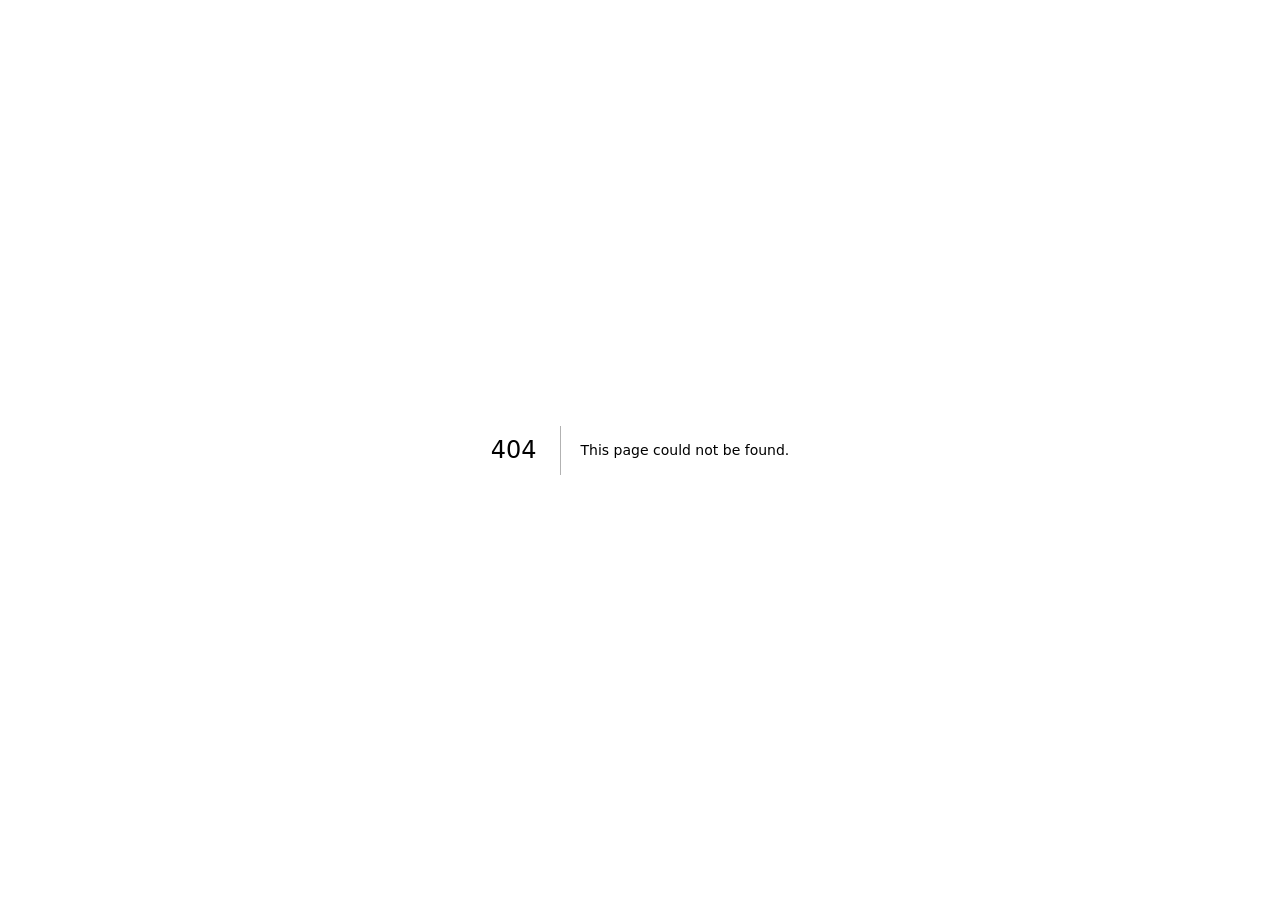
<file: _not-found.html>
<!DOCTYPE html><html lang="en" class="geist_a71539c9-module__T19VSG__variable geist_mono_8d43a2aa-module__8Li5zG__variable h-full antialiased"><head><meta charSet="utf-8"/><meta name="viewport" content="width=device-width, initial-scale=1"/><link rel="stylesheet" href="/_next/static/chunks/1p14oigvhabua.css" data-precedence="next"/><link rel="preload" as="script" fetchPriority="low" href="/_next/static/chunks/1guoti84v2fh3.js"/><script src="/_next/static/chunks/17c2xufnf7-1b.js" async=""></script><script src="/_next/static/chunks/3peubv2924kx4.js" async=""></script><script src="/_next/static/chunks/turbopack-1bsnu0d5z11v3.js" async=""></script><script src="/_next/static/chunks/1d4h-sglyo8ft.js" async=""></script><script src="/_next/static/chunks/14mumt5_n0xhi.js" async=""></script><meta name="robots" content="noindex"/><meta name="next-size-adjust" content=""/><title>404: This page could not be found.</title><title>SEVENUX | Software que impulsa negocios</title><meta name="description" content="Desarrollo de software, automatización e inteligencia artificial para empresas."/><link rel="icon" href="/favicon.ico?favicon.2-701hm33n0pg.ico" sizes="48x48" type="image/x-icon"/><script src="/_next/static/chunks/0cz1d0mv5g_q7.js" noModule=""></script></head><body class="min-h-full flex flex-col"><div hidden=""><!--$--><!--/$--></div><div style="font-family:system-ui,&quot;Segoe UI&quot;,Roboto,Helvetica,Arial,sans-serif,&quot;Apple Color Emoji&quot;,&quot;Segoe UI Emoji&quot;;height:100vh;text-align:center;display:flex;flex-direction:column;align-items:center;justify-content:center"><div><style>body{color:#000;background:#fff;margin:0}.next-error-h1{border-right:1px solid rgba(0,0,0,.3)}@media (prefers-color-scheme:dark){body{color:#fff;background:#000}.next-error-h1{border-right:1px solid rgba(255,255,255,.3)}}</style><h1 class="next-error-h1" style="display:inline-block;margin:0 20px 0 0;padding:0 23px 0 0;font-size:24px;font-weight:500;vertical-align:top;line-height:49px">404</h1><div style="display:inline-block"><h2 style="font-size:14px;font-weight:400;line-height:49px;margin:0">This page could not be found.</h2></div></div></div><!--$--><!--/$--><script src="/_next/static/chunks/1guoti84v2fh3.js" id="_R_" async=""></script><script>(self.__next_f=self.__next_f||[]).push([0])</script><script>self.__next_f.push([1,"1:\"$Sreact.fragment\"\n2:I[39756,[\"/_next/static/chunks/1d4h-sglyo8ft.js\",\"/_next/static/chunks/14mumt5_n0xhi.js\"],\"default\"]\n3:I[37457,[\"/_next/static/chunks/1d4h-sglyo8ft.js\",\"/_next/static/chunks/14mumt5_n0xhi.js\"],\"default\"]\n4:I[97367,[\"/_next/static/chunks/1d4h-sglyo8ft.js\",\"/_next/static/chunks/14mumt5_n0xhi.js\"],\"OutletBoundary\"]\n5:\"$Sreact.suspense\"\n8:I[97367,[\"/_next/static/chunks/1d4h-sglyo8ft.js\",\"/_next/static/chunks/14mumt5_n0xhi.js\"],\"ViewportBoundary\"]\na:I[97367,[\"/_next/static/chunks/1d4h-sglyo8ft.js\",\"/_next/static/chunks/14mumt5_n0xhi.js\"],\"MetadataBoundary\"]\nc:I[68027,[\"/_next/static/chunks/1d4h-sglyo8ft.js\",\"/_next/static/chunks/14mumt5_n0xhi.js\"],\"default\",1]\n:HL[\"/_next/static/chunks/1p14oigvhabua.css\",\"style\"]\n"])</script><script>self.__next_f.push([1,"0:{\"P\":null,\"c\":[\"\",\"_not-found\"],\"q\":\"\",\"i\":false,\"f\":[[[\"\",{\"children\":[\"/_not-found\",{\"children\":[\"__PAGE__\",{}]}]},\"$undefined\",\"$undefined\",16],[[\"$\",\"$1\",\"c\",{\"children\":[[[\"$\",\"link\",\"0\",{\"rel\":\"stylesheet\",\"href\":\"/_next/static/chunks/1p14oigvhabua.css\",\"precedence\":\"next\",\"crossOrigin\":\"$undefined\",\"nonce\":\"$undefined\"}],[\"$\",\"script\",\"script-0\",{\"src\":\"/_next/static/chunks/1d4h-sglyo8ft.js\",\"async\":true,\"nonce\":\"$undefined\"}],[\"$\",\"script\",\"script-1\",{\"src\":\"/_next/static/chunks/14mumt5_n0xhi.js\",\"async\":true,\"nonce\":\"$undefined\"}]],[\"$\",\"html\",null,{\"lang\":\"en\",\"className\":\"geist_a71539c9-module__T19VSG__variable geist_mono_8d43a2aa-module__8Li5zG__variable h-full antialiased\",\"children\":[\"$\",\"body\",null,{\"className\":\"min-h-full flex flex-col\",\"children\":[\"$\",\"$L2\",null,{\"parallelRouterKey\":\"children\",\"error\":\"$undefined\",\"errorStyles\":\"$undefined\",\"errorScripts\":\"$undefined\",\"template\":[\"$\",\"$L3\",null,{}],\"templateStyles\":\"$undefined\",\"templateScripts\":\"$undefined\",\"notFound\":[[[\"$\",\"title\",null,{\"children\":\"404: This page could not be found.\"}],[\"$\",\"div\",null,{\"style\":{\"fontFamily\":\"system-ui,\\\"Segoe UI\\\",Roboto,Helvetica,Arial,sans-serif,\\\"Apple Color Emoji\\\",\\\"Segoe UI Emoji\\\"\",\"height\":\"100vh\",\"textAlign\":\"center\",\"display\":\"flex\",\"flexDirection\":\"column\",\"alignItems\":\"center\",\"justifyContent\":\"center\"},\"children\":[\"$\",\"div\",null,{\"children\":[[\"$\",\"style\",null,{\"dangerouslySetInnerHTML\":{\"__html\":\"body{color:#000;background:#fff;margin:0}.next-error-h1{border-right:1px solid rgba(0,0,0,.3)}@media (prefers-color-scheme:dark){body{color:#fff;background:#000}.next-error-h1{border-right:1px solid rgba(255,255,255,.3)}}\"}}],[\"$\",\"h1\",null,{\"className\":\"next-error-h1\",\"style\":{\"display\":\"inline-block\",\"margin\":\"0 20px 0 0\",\"padding\":\"0 23px 0 0\",\"fontSize\":24,\"fontWeight\":500,\"verticalAlign\":\"top\",\"lineHeight\":\"49px\"},\"children\":404}],[\"$\",\"div\",null,{\"style\":{\"display\":\"inline-block\"},\"children\":[\"$\",\"h2\",null,{\"style\":{\"fontSize\":14,\"fontWeight\":400,\"lineHeight\":\"49px\",\"margin\":0},\"children\":\"This page could not be found.\"}]}]]}]}]],[]],\"forbidden\":\"$undefined\",\"unauthorized\":\"$undefined\"}]}]}]]}],{\"children\":[[\"$\",\"$1\",\"c\",{\"children\":[null,[\"$\",\"$L2\",null,{\"parallelRouterKey\":\"children\",\"error\":\"$undefined\",\"errorStyles\":\"$undefined\",\"errorScripts\":\"$undefined\",\"template\":[\"$\",\"$L3\",null,{}],\"templateStyles\":\"$undefined\",\"templateScripts\":\"$undefined\",\"notFound\":\"$undefined\",\"forbidden\":\"$undefined\",\"unauthorized\":\"$undefined\"}]]}],{\"children\":[[\"$\",\"$1\",\"c\",{\"children\":[[[\"$\",\"title\",null,{\"children\":\"404: This page could not be found.\"}],[\"$\",\"div\",null,{\"style\":\"$0:f:0:1:0:props:children:1:props:children:props:children:props:notFound:0:1:props:style\",\"children\":[\"$\",\"div\",null,{\"children\":[[\"$\",\"style\",null,{\"dangerouslySetInnerHTML\":{\"__html\":\"body{color:#000;background:#fff;margin:0}.next-error-h1{border-right:1px solid rgba(0,0,0,.3)}@media (prefers-color-scheme:dark){body{color:#fff;background:#000}.next-error-h1{border-right:1px solid rgba(255,255,255,.3)}}\"}}],[\"$\",\"h1\",null,{\"className\":\"next-error-h1\",\"style\":\"$0:f:0:1:0:props:children:1:props:children:props:children:props:notFound:0:1:props:children:props:children:1:props:style\",\"children\":404}],[\"$\",\"div\",null,{\"style\":\"$0:f:0:1:0:props:children:1:props:children:props:children:props:notFound:0:1:props:children:props:children:2:props:style\",\"children\":[\"$\",\"h2\",null,{\"style\":\"$0:f:0:1:0:props:children:1:props:children:props:children:props:notFound:0:1:props:children:props:children:2:props:children:props:style\",\"children\":\"This page could not be found.\"}]}]]}]}]],null,[\"$\",\"$L4\",null,{\"children\":[\"$\",\"$5\",null,{\"name\":\"Next.MetadataOutlet\",\"children\":\"$@6\"}]}]]}],{},null,false,null]},null,false,\"$@7\"]},null,false,null],[\"$\",\"$1\",\"h\",{\"children\":[[\"$\",\"meta\",null,{\"name\":\"robots\",\"content\":\"noindex\"}],[\"$\",\"$L8\",null,{\"children\":\"$L9\"}],[\"$\",\"div\",null,{\"hidden\":true,\"children\":[\"$\",\"$La\",null,{\"children\":[\"$\",\"$5\",null,{\"name\":\"Next.Metadata\",\"children\":\"$Lb\"}]}]}],[\"$\",\"meta\",null,{\"name\":\"next-size-adjust\",\"content\":\"\"}]]}],false]],\"m\":\"$undefined\",\"G\":[\"$c\",[[\"$\",\"link\",\"0\",{\"rel\":\"stylesheet\",\"href\":\"/_next/static/chunks/1p14oigvhabua.css\",\"precedence\":\"next\",\"crossOrigin\":\"$undefined\",\"nonce\":\"$undefined\"}]]],\"S\":true,\"h\":null,\"s\":\"$undefined\",\"l\":\"$undefined\",\"p\":\"$undefined\",\"d\":\"$undefined\",\"b\":\"UZZRwXDGqdZdButTv--A5\"}\n"])</script><script>self.__next_f.push([1,"d:[]\n7:\"$Wd\"\n"])</script><script>self.__next_f.push([1,"9:[[\"$\",\"meta\",\"0\",{\"charSet\":\"utf-8\"}],[\"$\",\"meta\",\"1\",{\"name\":\"viewport\",\"content\":\"width=device-width, initial-scale=1\"}]]\n"])</script><script>self.__next_f.push([1,"e:I[27201,[\"/_next/static/chunks/1d4h-sglyo8ft.js\",\"/_next/static/chunks/14mumt5_n0xhi.js\"],\"IconMark\"]\n6:null\nb:[[\"$\",\"title\",\"0\",{\"children\":\"SEVENUX | Software que impulsa negocios\"}],[\"$\",\"meta\",\"1\",{\"name\":\"description\",\"content\":\"Desarrollo de software, automatización e inteligencia artificial para empresas.\"}],[\"$\",\"link\",\"2\",{\"rel\":\"icon\",\"href\":\"/favicon.ico?favicon.2-701hm33n0pg.ico\",\"sizes\":\"48x48\",\"type\":\"image/x-icon\"}],[\"$\",\"$Le\",\"3\",{}]]\n"])</script></body></html>
</file>
<file: _next/static/chunks/2d9qe3i3ia_9b.css>
@font-face{font-family:Geist;font-style:normal;font-weight:100 900;font-display:swap;src:url(../media/fef07dbb0973bf53-s.3p2_lha1f2xer.woff2)format("woff2");unicode-range:U+460-52F,U+1C80-1C8A,U+20B4,U+2DE0-2DFF,U+A640-A69F,U+FE2E-FE2F}@font-face{font-family:Geist;font-style:normal;font-weight:100 900;font-display:swap;src:url(../media/8a480f0b521d4e75-s.1qq4vpdcun5oj.woff2)format("woff2");unicode-range:U+301,U+400-45F,U+490-491,U+4B0-4B1,U+2116}@font-face{font-family:Geist;font-style:normal;font-weight:100 900;font-display:swap;src:url(../media/53b9e256198e5412-s.390ncx5urfkfu.woff2)format("woff2");unicode-range:U+102-103,U+110-111,U+128-129,U+168-169,U+1A0-1A1,U+1AF-1B0,U+300-301,U+303-304,U+308-309,U+323,U+329,U+1EA0-1EF9,U+20AB}@font-face{font-family:Geist;font-style:normal;font-weight:100 900;font-display:swap;src:url(../media/7178b3e590c64307-s.21jp631_3pja2.woff2)format("woff2");unicode-range:U+100-2BA,U+2BD-2C5,U+2C7-2CC,U+2CE-2D7,U+2DD-2FF,U+304,U+308,U+329,U+1D00-1DBF,U+1E00-1E9F,U+1EF2-1EFF,U+2020,U+20A0-20AB,U+20AD-20C0,U+2113,U+2C60-2C7F,U+A720-A7FF}@font-face{font-family:Geist;font-style:normal;font-weight:100 900;font-display:swap;src:url(../media/caa3a2e1cccd8315-s.p.0wgildi0cnwt9.woff2)format("woff2");unicode-range:U+??,U+131,U+152-153,U+2BB-2BC,U+2C6,U+2DA,U+2DC,U+304,U+308,U+329,U+2000-206F,U+20AC,U+2122,U+2191,U+2193,U+2212,U+2215,U+FEFF,U+FFFD}@font-face{font-family:Geist Fallback;src:local(Arial);ascent-override:95.94%;descent-override:28.16%;line-gap-override:0.0%;size-adjust:104.76%}.geist_a71539c9-module__T19VSG__className{font-family:Geist,Geist Fallback;font-style:normal}.geist_a71539c9-module__T19VSG__variable{--font-geist-sans:"Geist", "Geist Fallback"}
@font-face{font-family:Geist Mono;font-style:normal;font-weight:100 900;font-display:swap;src:url(../media/5ce348bf30bf5439-s.31988l_ccedte.woff2)format("woff2");unicode-range:U+460-52F,U+1C80-1C8A,U+20B4,U+2DE0-2DFF,U+A640-A69F,U+FE2E-FE2F}@font-face{font-family:Geist Mono;font-style:normal;font-weight:100 900;font-display:swap;src:url(../media/4fa387ec64143e14-s.2tuy5pz7dlieh.woff2)format("woff2");unicode-range:U+301,U+400-45F,U+490-491,U+4B0-4B1,U+2116}@font-face{font-family:Geist Mono;font-style:normal;font-weight:100 900;font-display:swap;src:url(../media/6306c77e7c8268e4-s.2dbetqa9o8jxf.woff2)format("woff2");unicode-range:U+2000-2001,U+2004-2008,U+200A,U+23B8-23BD,U+2500-259F}@font-face{font-family:Geist Mono;font-style:normal;font-weight:100 900;font-display:swap;src:url(../media/7d817b4c03b0c5f1-s.1uyisp29ctx0d.woff2)format("woff2");unicode-range:U+102-103,U+110-111,U+128-129,U+168-169,U+1A0-1A1,U+1AF-1B0,U+300-301,U+303-304,U+308-309,U+323,U+329,U+1EA0-1EF9,U+20AB}@font-face{font-family:Geist Mono;font-style:normal;font-weight:100 900;font-display:swap;src:url(../media/bbc41e54d2fcbd21-s.1rgnod-3esatf.woff2)format("woff2");unicode-range:U+100-2BA,U+2BD-2C5,U+2C7-2CC,U+2CE-2D7,U+2DD-2FF,U+304,U+308,U+329,U+1D00-1DBF,U+1E00-1E9F,U+1EF2-1EFF,U+2020,U+20A0-20AB,U+20AD-20C0,U+2113,U+2C60-2C7F,U+A720-A7FF}@font-face{font-family:Geist Mono;font-style:normal;font-weight:100 900;font-display:swap;src:url(../media/797e433ab948586e-s.p.0r6juujl39pe6.woff2)format("woff2");unicode-range:U+??,U+131,U+152-153,U+2BB-2BC,U+2C6,U+2DA,U+2DC,U+304,U+308,U+329,U+2000-206F,U+20AC,U+2122,U+2191,U+2193,U+2212,U+2215,U+FEFF,U+FFFD}@font-face{font-family:Geist Mono Fallback;src:local(Arial);ascent-override:74.67%;descent-override:21.92%;line-gap-override:0.0%;size-adjust:134.59%}.geist_mono_8d43a2aa-module__8Li5zG__className{font-family:Geist Mono,Geist Mono Fallback;font-style:normal}.geist_mono_8d43a2aa-module__8Li5zG__variable{--font-geist-mono:"Geist Mono", "Geist Mono Fallback"}
@layer properties{@supports (((-webkit-hyphens:none)) and (not (margin-trim:inline))) or ((-moz-orient:inline) and (not (color:rgb(from red r g b)))){*,:before,:after,::backdrop{--tw-translate-x:0;--tw-translate-y:0;--tw-translate-z:0;--tw-scale-x:1;--tw-scale-y:1;--tw-scale-z:1;--tw-rotate-x:initial;--tw-rotate-y:initial;--tw-rotate-z:initial;--tw-skew-x:initial;--tw-skew-y:initial;--tw-space-y-reverse:0;--tw-border-style:solid;--tw-gradient-position:initial;--tw-gradient-from:#0000;--tw-gradient-via:#0000;--tw-gradient-to:#0000;--tw-gradient-stops:initial;--tw-gradient-via-stops:initial;--tw-gradient-from-position:0%;--tw-gradient-via-position:50%;--tw-gradient-to-position:100%;--tw-leading:initial;--tw-font-weight:initial;--tw-tracking:initial;--tw-shadow:0 0 #0000;--tw-shadow-color:initial;--tw-shadow-alpha:100%;--tw-inset-shadow:0 0 #0000;--tw-inset-shadow-color:initial;--tw-inset-shadow-alpha:100%;--tw-ring-color:initial;--tw-ring-shadow:0 0 #0000;--tw-inset-ring-color:initial;--tw-inset-ring-shadow:0 0 #0000;--tw-ring-inset:initial;--tw-ring-offset-width:0px;--tw-ring-offset-color:#fff;--tw-ring-offset-shadow:0 0 #0000;--tw-blur:initial;--tw-brightness:initial;--tw-contrast:initial;--tw-grayscale:initial;--tw-hue-rotate:initial;--tw-invert:initial;--tw-opacity:initial;--tw-saturate:initial;--tw-sepia:initial;--tw-drop-shadow:initial;--tw-drop-shadow-color:initial;--tw-drop-shadow-alpha:100%;--tw-drop-shadow-size:initial;--tw-backdrop-blur:initial;--tw-backdrop-brightness:initial;--tw-backdrop-contrast:initial;--tw-backdrop-grayscale:initial;--tw-backdrop-hue-rotate:initial;--tw-backdrop-invert:initial;--tw-backdrop-opacity:initial;--tw-backdrop-saturate:initial;--tw-backdrop-sepia:initial;--tw-duration:initial;--tw-ease:initial}}}@layer theme{:root,:host{--color-red-500:#fb2c36;--color-yellow-500:#edb200;--color-green-400:#05df72;--color-green-500:#00c758;--color-green-600:#00a544;--color-emerald-400:#00d294;--color-emerald-500:#00bb7f;--color-teal-300:#46ecd5;--color-cyan-300:#53eafd;--color-cyan-400:#00d2ef;--color-cyan-500:#00b7d7;--color-cyan-950:#053345;--color-blue-400:#54a2ff;--color-blue-500:#3080ff;--color-blue-600:#155dfc;--color-blue-950:#162456;--color-indigo-500:#625fff;--color-indigo-600:#4f39f6;--color-purple-300:#d9b3ff;--color-purple-400:#c07eff;--color-purple-500:#ac4bff;--color-purple-600:#9810fa;--color-purple-700:#8200da;--color-purple-900:#59168b;--color-purple-950:#3c0366;--color-pink-400:#fb64b6;--color-pink-500:#f6339a;--color-gray-200:#e5e7eb;--color-gray-300:#d1d5dc;--color-gray-400:#99a1af;--color-gray-500:#6a7282;--color-zinc-900:#18181b;--color-zinc-950:#09090b;--color-black:#000;--color-white:#fff;--spacing:.25rem;--container-md:28rem;--container-lg:32rem;--container-xl:36rem;--container-2xl:42rem;--container-3xl:48rem;--container-4xl:56rem;--container-5xl:64rem;--container-6xl:72rem;--text-xs:.75rem;--text-xs--line-height:calc(1 / .75);--text-sm:.875rem;--text-sm--line-height:calc(1.25 / .875);--text-base:1rem;--text-base--line-height:calc(1.5 / 1);--text-lg:1.125rem;--text-lg--line-height:calc(1.75 / 1.125);--text-xl:1.25rem;--text-xl--line-height:calc(1.75 / 1.25);--text-2xl:1.5rem;--text-2xl--line-height:calc(2 / 1.5);--text-3xl:1.875rem;--text-3xl--line-height:calc(2.25 / 1.875);--text-4xl:2.25rem;--text-4xl--line-height:calc(2.5 / 2.25);--text-5xl:3rem;--text-5xl--line-height:1;--text-6xl:3.75rem;--text-6xl--line-height:1;--text-7xl:4.5rem;--text-7xl--line-height:1;--font-weight-medium:500;--font-weight-semibold:600;--font-weight-bold:700;--font-weight-extrabold:800;--font-weight-black:900;--tracking-tight:-.025em;--tracking-wide:.025em;--tracking-wider:.05em;--leading-tight:1.25;--leading-relaxed:1.625;--radius-lg:.5rem;--radius-xl:.75rem;--radius-2xl:1rem;--radius-3xl:1.5rem;--ease-in-out:cubic-bezier(.4, 0, .2, 1);--animate-pulse:pulse 2s cubic-bezier(.4, 0, .6, 1) infinite;--blur-sm:8px;--blur-md:12px;--blur-xl:24px;--aspect-video:16 / 9;--default-transition-duration:.15s;--default-transition-timing-function:cubic-bezier(.4, 0, .2, 1);--default-font-family:var(--font-geist-sans);--default-mono-font-family:var(--font-geist-mono)}@supports (color:lab(0% 0 0)){:root,:host{--color-red-500:lab(55.4814% 75.0732 48.8528);--color-yellow-500:lab(76.3898% 14.5258 98.4589);--color-green-400:lab(78.503% -64.9265 39.7492);--color-green-500:lab(70.5521% -66.5147 45.8072);--color-green-600:lab(59.0978% -58.6621 41.2579);--color-emerald-400:lab(75.0771% -60.7313 19.4146);--color-emerald-500:lab(66.9756% -58.27 19.5419);--color-teal-300:lab(84.8977% -48.1517 -1.3321);--color-cyan-300:lab(85.3886% -36.7635 -21.5717);--color-cyan-400:lab(76.6045% -40.9406 -29.6231);--color-cyan-500:lab(67.805% -35.3952 -30.2018);--color-cyan-950:lab(19.1528% -9.68759 -15.5267);--color-blue-400:lab(65.0361% -1.42062 -56.9803);--color-blue-500:lab(54.1736% 13.3368 -74.6839);--color-blue-600:lab(44.0605% 29.0279 -86.0352);--color-blue-950:lab(15.6723% 8.86233 -32.2945);--color-indigo-500:lab(48.295% 38.3129 -81.9673);--color-indigo-600:lab(38.4009% 52.6132 -92.3857);--color-purple-300:lab(78.3298% 26.2195 -34.9499);--color-purple-400:lab(63.6946% 47.6127 -59.2066);--color-purple-500:lab(52.0183% 66.11 -78.2316);--color-purple-600:lab(43.0295% 75.21 -86.5669);--color-purple-700:lab(36.1758% 69.8525 -80.0381);--color-purple-900:lab(24.9401% 45.2703 -51.2728);--color-purple-950:lab(14.8253% 38.9005 -44.5861);--color-pink-400:lab(64.5597% 64.3615 -12.7988);--color-pink-500:lab(56.9303% 76.8162 -8.07021);--color-gray-200:lab(91.6229% -.159085 -2.26791);--color-gray-300:lab(85.1236% -.612259 -3.7138);--color-gray-400:lab(65.9269% -.832707 -8.17474);--color-gray-500:lab(47.7841% -.393212 -10.0268);--color-zinc-900:lab(8.30603% .618212 -2.16573);--color-zinc-950:lab(2.51107% .242703 -.886115)}}}@layer base{*,:after,:before,::backdrop{box-sizing:border-box;border:0 solid;margin:0;padding:0}::file-selector-button{box-sizing:border-box;border:0 solid;margin:0;padding:0}html,:host{-webkit-text-size-adjust:100%;tab-size:4;line-height:1.5;font-family:var(--default-font-family,ui-sans-serif, system-ui, sans-serif, "Apple Color Emoji", "Segoe UI Emoji", "Segoe UI Symbol", "Noto Color Emoji");font-feature-settings:var(--default-font-feature-settings,normal);font-variation-settings:var(--default-font-variation-settings,normal);-webkit-tap-highlight-color:transparent}hr{height:0;color:inherit;border-top-width:1px}abbr:where([title]){-webkit-text-decoration:underline dotted;text-decoration:underline dotted}h1,h2,h3,h4,h5,h6{font-size:inherit;font-weight:inherit}a{color:inherit;-webkit-text-decoration:inherit;-webkit-text-decoration:inherit;-webkit-text-decoration:inherit;-webkit-text-decoration:inherit;text-decoration:inherit}b,strong{font-weight:bolder}code,kbd,samp,pre{font-family:var(--default-mono-font-family,ui-monospace, SFMono-Regular, Menlo, Monaco, Consolas, "Liberation Mono", "Courier New", monospace);font-feature-settings:var(--default-mono-font-feature-settings,normal);font-variation-settings:var(--default-mono-font-variation-settings,normal);font-size:1em}small{font-size:80%}sub,sup{vertical-align:baseline;font-size:75%;line-height:0;position:relative}sub{bottom:-.25em}sup{top:-.5em}table{text-indent:0;border-color:inherit;border-collapse:collapse}:-moz-focusring{outline:auto}progress{vertical-align:baseline}summary{display:list-item}ol,ul,menu{list-style:none}img,svg,video,canvas,audio,iframe,embed,object{vertical-align:middle;display:block}img,video{max-width:100%;height:auto}button,input,select,optgroup,textarea{font:inherit;font-feature-settings:inherit;font-variation-settings:inherit;letter-spacing:inherit;color:inherit;opacity:1;background-color:#0000;border-radius:0}::file-selector-button{font:inherit;font-feature-settings:inherit;font-variation-settings:inherit;letter-spacing:inherit;color:inherit;opacity:1;background-color:#0000;border-radius:0}:where(select:is([multiple],[size])) optgroup{font-weight:bolder}:where(select:is([multiple],[size])) optgroup option{padding-inline-start:20px}::file-selector-button{margin-inline-end:4px}::placeholder{opacity:1}@supports (not ((-webkit-appearance:-apple-pay-button))) or (contain-intrinsic-size:1px){::placeholder{color:currentColor}@supports (color:color-mix(in lab, red, red)){::placeholder{color:color-mix(in oklab, currentcolor 50%, transparent)}}}textarea{resize:vertical}::-webkit-search-decoration{-webkit-appearance:none}::-webkit-date-and-time-value{min-height:1lh;text-align:inherit}::-webkit-datetime-edit{display:inline-flex}::-webkit-datetime-edit-fields-wrapper{padding:0}::-webkit-datetime-edit{padding-block:0}::-webkit-datetime-edit-year-field{padding-block:0}::-webkit-datetime-edit-month-field{padding-block:0}::-webkit-datetime-edit-day-field{padding-block:0}::-webkit-datetime-edit-hour-field{padding-block:0}::-webkit-datetime-edit-minute-field{padding-block:0}::-webkit-datetime-edit-second-field{padding-block:0}::-webkit-datetime-edit-millisecond-field{padding-block:0}::-webkit-datetime-edit-meridiem-field{padding-block:0}::-webkit-calendar-picker-indicator{line-height:1}:-moz-ui-invalid{box-shadow:none}button,input:where([type=button],[type=reset],[type=submit]){appearance:button}::file-selector-button{appearance:button}::-webkit-inner-spin-button{height:auto}::-webkit-outer-spin-button{height:auto}[hidden]:where(:not([hidden=until-found])){display:none!important}}@layer components;@layer utilities{.pointer-events-auto{pointer-events:auto}.pointer-events-none{pointer-events:none}.visible{visibility:visible}.absolute{position:absolute}.fixed{position:fixed}.relative{position:relative}.-inset-1{inset:calc(var(--spacing) * -1)}.inset-0{inset:0}.top-0{top:0}.top-1\.5{top:calc(var(--spacing) * 1.5)}.top-1\/2{top:50%}.top-\[-10px\]{top:-10px}.top-\[-26px\]{top:-26px}.top-\[-35px\]{top:-35px}.top-\[-50px\]{top:-50px}.top-\[-100px\]{top:-100px}.top-\[-150px\]{top:-150px}.top-\[10\%\]{top:10%}.top-\[20\%\]{top:20%}.top-\[30\%\]{top:30%}.right-1\.5{right:calc(var(--spacing) * 1.5)}.right-8{right:calc(var(--spacing) * 8)}.right-\[-5px\]{right:-5px}.right-\[-10px\]{right:-10px}.right-\[-50px\]{right:-50px}.right-\[-100px\]{right:-100px}.right-\[-200px\]{right:-200px}.right-\[30\%\]{right:30%}.bottom-6{bottom:calc(var(--spacing) * 6)}.bottom-\[-5px\]{bottom:-5px}.bottom-\[-10px\]{bottom:-10px}.bottom-\[-200px\]{bottom:-200px}.bottom-\[10\%\]{bottom:10%}.bottom-\[20\%\]{bottom:20%}.left-0{left:0}.left-1\/2{left:50%}.left-8{left:calc(var(--spacing) * 8)}.left-\[-100px\]{left:-100px}.left-\[-150px\]{left:-150px}.left-\[-200px\]{left:-200px}.left-\[5\%\]{left:5%}.z-0{z-index:0}.z-10{z-index:10}.z-20{z-index:20}.z-30{z-index:30}.z-40{z-index:40}.z-50{z-index:50}.mx-auto{margin-inline:auto}.my-4{margin-block:calc(var(--spacing) * 4)}.my-6{margin-block:calc(var(--spacing) * 6)}.mt-1{margin-top:var(--spacing)}.mt-1\.5{margin-top:calc(var(--spacing) * 1.5)}.mt-2{margin-top:calc(var(--spacing) * 2)}.mt-3{margin-top:calc(var(--spacing) * 3)}.mt-4{margin-top:calc(var(--spacing) * 4)}.mt-6{margin-top:calc(var(--spacing) * 6)}.mt-8{margin-top:calc(var(--spacing) * 8)}.mt-10{margin-top:calc(var(--spacing) * 10)}.mt-12{margin-top:calc(var(--spacing) * 12)}.mt-14{margin-top:calc(var(--spacing) * 14)}.mt-16{margin-top:calc(var(--spacing) * 16)}.mt-20{margin-top:calc(var(--spacing) * 20)}.mt-24{margin-top:calc(var(--spacing) * 24)}.mb-1{margin-bottom:var(--spacing)}.mb-6{margin-bottom:calc(var(--spacing) * 6)}.mb-8{margin-bottom:calc(var(--spacing) * 8)}.mb-12{margin-bottom:calc(var(--spacing) * 12)}.mb-16{margin-bottom:calc(var(--spacing) * 16)}.ml-3{margin-left:calc(var(--spacing) * 3)}.line-clamp-2{-webkit-line-clamp:2;-webkit-box-orient:vertical;display:-webkit-box;overflow:hidden}.block{display:block}.flex{display:flex}.grid{display:grid}.hidden{display:none}.inline{display:inline}.inline-block{display:inline-block}.inline-flex{display:inline-flex}.aspect-\[4\/3\]{aspect-ratio:4/3}.aspect-\[4\/5\]{aspect-ratio:4/5}.aspect-\[9\/16\]{aspect-ratio:9/16}.aspect-video{aspect-ratio:var(--aspect-video)}.h-0\.5{height:calc(var(--spacing) * .5)}.h-1{height:var(--spacing)}.h-1\.5{height:calc(var(--spacing) * 1.5)}.h-2{height:calc(var(--spacing) * 2)}.h-2\.5{height:calc(var(--spacing) * 2.5)}.h-3{height:calc(var(--spacing) * 3)}.h-3\.5{height:calc(var(--spacing) * 3.5)}.h-4{height:calc(var(--spacing) * 4)}.h-5{height:calc(var(--spacing) * 5)}.h-6{height:calc(var(--spacing) * 6)}.h-8{height:calc(var(--spacing) * 8)}.h-9{height:calc(var(--spacing) * 9)}.h-10{height:calc(var(--spacing) * 10)}.h-12{height:calc(var(--spacing) * 12)}.h-14{height:calc(var(--spacing) * 14)}.h-16{height:calc(var(--spacing) * 16)}.h-\[200px\]{height:200px}.h-\[300px\]{height:300px}.h-\[350px\]{height:350px}.h-\[400px\]{height:400px}.h-\[420px\]{height:420px}.h-\[500px\]{height:500px}.h-\[520px\]{height:520px}.h-\[600px\]{height:600px}.h-auto{height:auto}.h-full{height:100%}.max-h-0{max-height:0}.max-h-\[6000px\]{max-height:6000px}.min-h-\[860px\]{min-height:860px}.min-h-full{min-height:100%}.min-h-screen{min-height:100vh}.w-1{width:var(--spacing)}.w-1\.5{width:calc(var(--spacing) * 1.5)}.w-2{width:calc(var(--spacing) * 2)}.w-2\.5{width:calc(var(--spacing) * 2.5)}.w-3{width:calc(var(--spacing) * 3)}.w-3\.5{width:calc(var(--spacing) * 3.5)}.w-4{width:calc(var(--spacing) * 4)}.w-5{width:calc(var(--spacing) * 5)}.w-6{width:calc(var(--spacing) * 6)}.w-8{width:calc(var(--spacing) * 8)}.w-9{width:calc(var(--spacing) * 9)}.w-10{width:calc(var(--spacing) * 10)}.w-12{width:calc(var(--spacing) * 12)}.w-14{width:calc(var(--spacing) * 14)}.w-16{width:calc(var(--spacing) * 16)}.w-72{width:calc(var(--spacing) * 72)}.w-\[1px\]{width:1px}.w-\[35\%\]{width:35%}.w-\[85\%\]{width:85%}.w-\[200px\]{width:200px}.w-\[300px\]{width:300px}.w-\[350px\]{width:350px}.w-\[400px\]{width:400px}.w-\[420px\]{width:420px}.w-\[500px\]{width:500px}.w-\[520px\]{width:520px}.w-\[600px\]{width:600px}.w-full{width:100%}.max-w-2xl{max-width:var(--container-2xl)}.max-w-3xl{max-width:var(--container-3xl)}.max-w-4xl{max-width:var(--container-4xl)}.max-w-5xl{max-width:var(--container-5xl)}.max-w-6xl{max-width:var(--container-6xl)}.max-w-\[90vw\]{max-width:90vw}.max-w-\[150px\]{max-width:150px}.max-w-\[220px\]{max-width:220px}.max-w-\[260px\]{max-width:260px}.max-w-\[290px\]{max-width:290px}.max-w-\[340px\]{max-width:340px}.max-w-\[420px\]{max-width:420px}.max-w-\[480px\]{max-width:480px}.max-w-\[500px\]{max-width:500px}.max-w-lg{max-width:var(--container-lg)}.max-w-md{max-width:var(--container-md)}.max-w-xl{max-width:var(--container-xl)}.flex-shrink-0{flex-shrink:0}.-translate-x-1\/2{--tw-translate-x:calc(calc(1 / 2 * 100%) * -1);translate:var(--tw-translate-x) var(--tw-translate-y)}.-translate-x-full{--tw-translate-x:-100%;translate:var(--tw-translate-x) var(--tw-translate-y)}.translate-x-0{--tw-translate-x:0;translate:var(--tw-translate-x) var(--tw-translate-y)}.-translate-y-1\/2{--tw-translate-y:calc(calc(1 / 2 * 100%) * -1);translate:var(--tw-translate-x) var(--tw-translate-y)}.scale-100{--tw-scale-x:100%;--tw-scale-y:100%;--tw-scale-z:100%;scale:var(--tw-scale-x) var(--tw-scale-y)}.scale-\[0\.98\]{scale:.98}.rotate-x-\[8deg\]{--tw-rotate-x:rotateX(8deg);transform:var(--tw-rotate-x,) var(--tw-rotate-y,) var(--tw-rotate-z,) var(--tw-skew-x,) var(--tw-skew-y,)}.rotate-y-\[-18deg\]{--tw-rotate-y:rotateY(-18deg);transform:var(--tw-rotate-x,) var(--tw-rotate-y,) var(--tw-rotate-z,) var(--tw-skew-x,) var(--tw-skew-y,)}.skew-y-\[3deg\]{--tw-skew-y:skewY(3deg);transform:var(--tw-rotate-x,) var(--tw-rotate-y,) var(--tw-rotate-z,) var(--tw-skew-x,) var(--tw-skew-y,)}.transform{transform:var(--tw-rotate-x,) var(--tw-rotate-y,) var(--tw-rotate-z,) var(--tw-skew-x,) var(--tw-skew-y,)}.animate-pulse{animation:var(--animate-pulse)}.cursor-default{cursor:default}.cursor-pointer{cursor:pointer}.resize{resize:both}.resize-none{resize:none}.grid-cols-1{grid-template-columns:repeat(1,minmax(0,1fr))}.grid-cols-2{grid-template-columns:repeat(2,minmax(0,1fr))}.flex-col{flex-direction:column}.flex-row{flex-direction:row}.flex-wrap{flex-wrap:wrap}.items-center{align-items:center}.items-start{align-items:flex-start}.justify-between{justify-content:space-between}.justify-center{justify-content:center}.gap-1{gap:var(--spacing)}.gap-1\.5{gap:calc(var(--spacing) * 1.5)}.gap-2{gap:calc(var(--spacing) * 2)}.gap-2\.5{gap:calc(var(--spacing) * 2.5)}.gap-3{gap:calc(var(--spacing) * 3)}.gap-3\.5{gap:calc(var(--spacing) * 3.5)}.gap-4{gap:calc(var(--spacing) * 4)}.gap-6{gap:calc(var(--spacing) * 6)}.gap-8{gap:calc(var(--spacing) * 8)}.gap-12{gap:calc(var(--spacing) * 12)}.gap-20{gap:calc(var(--spacing) * 20)}:where(.space-y-0>:not(:last-child)){--tw-space-y-reverse:0;margin-block:0}:where(.space-y-1\.5>:not(:last-child)){--tw-space-y-reverse:0;margin-block-start:calc(calc(var(--spacing) * 1.5) * var(--tw-space-y-reverse));margin-block-end:calc(calc(var(--spacing) * 1.5) * calc(1 - var(--tw-space-y-reverse)))}:where(.space-y-2>:not(:last-child)){--tw-space-y-reverse:0;margin-block-start:calc(calc(var(--spacing) * 2) * var(--tw-space-y-reverse));margin-block-end:calc(calc(var(--spacing) * 2) * calc(1 - var(--tw-space-y-reverse)))}:where(.space-y-3>:not(:last-child)){--tw-space-y-reverse:0;margin-block-start:calc(calc(var(--spacing) * 3) * var(--tw-space-y-reverse));margin-block-end:calc(calc(var(--spacing) * 3) * calc(1 - var(--tw-space-y-reverse)))}:where(.space-y-4>:not(:last-child)){--tw-space-y-reverse:0;margin-block-start:calc(calc(var(--spacing) * 4) * var(--tw-space-y-reverse));margin-block-end:calc(calc(var(--spacing) * 4) * calc(1 - var(--tw-space-y-reverse)))}:where(.space-y-6>:not(:last-child)){--tw-space-y-reverse:0;margin-block-start:calc(calc(var(--spacing) * 6) * var(--tw-space-y-reverse));margin-block-end:calc(calc(var(--spacing) * 6) * calc(1 - var(--tw-space-y-reverse)))}:where(.space-y-8>:not(:last-child)){--tw-space-y-reverse:0;margin-block-start:calc(calc(var(--spacing) * 8) * var(--tw-space-y-reverse));margin-block-end:calc(calc(var(--spacing) * 8) * calc(1 - var(--tw-space-y-reverse)))}:where(.space-y-10>:not(:last-child)){--tw-space-y-reverse:0;margin-block-start:calc(calc(var(--spacing) * 10) * var(--tw-space-y-reverse));margin-block-end:calc(calc(var(--spacing) * 10) * calc(1 - var(--tw-space-y-reverse)))}:where(.space-y-12>:not(:last-child)){--tw-space-y-reverse:0;margin-block-start:calc(calc(var(--spacing) * 12) * var(--tw-space-y-reverse));margin-block-end:calc(calc(var(--spacing) * 12) * calc(1 - var(--tw-space-y-reverse)))}.overflow-hidden{overflow:hidden}.rounded-2xl{border-radius:var(--radius-2xl)}.rounded-3xl{border-radius:var(--radius-3xl)}.rounded-full{border-radius:3.40282e38px}.rounded-lg{border-radius:var(--radius-lg)}.rounded-xl{border-radius:var(--radius-xl)}.border{border-style:var(--tw-border-style);border-width:1px}.border-0{border-style:var(--tw-border-style);border-width:0}.border-\[2px\]{border-style:var(--tw-border-style);border-width:2px}.border-y{border-block-style:var(--tw-border-style);border-block-width:1px}.border-t{border-top-style:var(--tw-border-style);border-top-width:1px}.border-b{border-bottom-style:var(--tw-border-style);border-bottom-width:1px}.border-blue-400\/40{border-color:#54a2ff66}@supports (color:color-mix(in lab, red, red)){.border-blue-400\/40{border-color:color-mix(in oklab, var(--color-blue-400) 40%, transparent)}}.border-blue-500\/10{border-color:#3080ff1a}@supports (color:color-mix(in lab, red, red)){.border-blue-500\/10{border-color:color-mix(in oklab, var(--color-blue-500) 10%, transparent)}}.border-blue-500\/30{border-color:#3080ff4d}@supports (color:color-mix(in lab, red, red)){.border-blue-500\/30{border-color:color-mix(in oklab, var(--color-blue-500) 30%, transparent)}}.border-blue-500\/40{border-color:#3080ff66}@supports (color:color-mix(in lab, red, red)){.border-blue-500\/40{border-color:color-mix(in oklab, var(--color-blue-500) 40%, transparent)}}.border-cyan-400\/50{border-color:#00d2ef80}@supports (color:color-mix(in lab, red, red)){.border-cyan-400\/50{border-color:color-mix(in oklab, var(--color-cyan-400) 50%, transparent)}}.border-cyan-500\/20{border-color:#00b7d733}@supports (color:color-mix(in lab, red, red)){.border-cyan-500\/20{border-color:color-mix(in oklab, var(--color-cyan-500) 20%, transparent)}}.border-cyan-500\/30{border-color:#00b7d74d}@supports (color:color-mix(in lab, red, red)){.border-cyan-500\/30{border-color:color-mix(in oklab, var(--color-cyan-500) 30%, transparent)}}.border-green-500\/30{border-color:#00c7584d}@supports (color:color-mix(in lab, red, red)){.border-green-500\/30{border-color:color-mix(in oklab, var(--color-green-500) 30%, transparent)}}.border-pink-500\/30{border-color:#f6339a4d}@supports (color:color-mix(in lab, red, red)){.border-pink-500\/30{border-color:color-mix(in oklab, var(--color-pink-500) 30%, transparent)}}.border-purple-500{border-color:var(--color-purple-500)}.border-purple-500\/20{border-color:#ac4bff33}@supports (color:color-mix(in lab, red, red)){.border-purple-500\/20{border-color:color-mix(in oklab, var(--color-purple-500) 20%, transparent)}}.border-purple-500\/30{border-color:#ac4bff4d}@supports (color:color-mix(in lab, red, red)){.border-purple-500\/30{border-color:color-mix(in oklab, var(--color-purple-500) 30%, transparent)}}.border-purple-600\/50{border-color:#9810fa80}@supports (color:color-mix(in lab, red, red)){.border-purple-600\/50{border-color:color-mix(in oklab, var(--color-purple-600) 50%, transparent)}}.border-white\/5{border-color:#ffffff0d}@supports (color:color-mix(in lab, red, red)){.border-white\/5{border-color:color-mix(in oklab, var(--color-white) 5%, transparent)}}.border-white\/10{border-color:#ffffff1a}@supports (color:color-mix(in lab, red, red)){.border-white\/10{border-color:color-mix(in oklab, var(--color-white) 10%, transparent)}}.bg-\[\#0f0f0f\]{background-color:#0f0f0f}.bg-\[\#090909\]{background-color:#090909}.bg-black{background-color:var(--color-black)}.bg-black\/45{background-color:#00000073}@supports (color:color-mix(in lab, red, red)){.bg-black\/45{background-color:color-mix(in oklab, var(--color-black) 45%, transparent)}}.bg-black\/50{background-color:#00000080}@supports (color:color-mix(in lab, red, red)){.bg-black\/50{background-color:color-mix(in oklab, var(--color-black) 50%, transparent)}}.bg-black\/70{background-color:#000000b3}@supports (color:color-mix(in lab, red, red)){.bg-black\/70{background-color:color-mix(in oklab, var(--color-black) 70%, transparent)}}.bg-black\/80{background-color:#000c}@supports (color:color-mix(in lab, red, red)){.bg-black\/80{background-color:color-mix(in oklab, var(--color-black) 80%, transparent)}}.bg-black\/85{background-color:#000000d9}@supports (color:color-mix(in lab, red, red)){.bg-black\/85{background-color:color-mix(in oklab, var(--color-black) 85%, transparent)}}.bg-blue-500\/10{background-color:#3080ff1a}@supports (color:color-mix(in lab, red, red)){.bg-blue-500\/10{background-color:color-mix(in oklab, var(--color-blue-500) 10%, transparent)}}.bg-blue-600\/10{background-color:#155dfc1a}@supports (color:color-mix(in lab, red, red)){.bg-blue-600\/10{background-color:color-mix(in oklab, var(--color-blue-600) 10%, transparent)}}.bg-cyan-400{background-color:var(--color-cyan-400)}.bg-cyan-500\/5{background-color:#00b7d70d}@supports (color:color-mix(in lab, red, red)){.bg-cyan-500\/5{background-color:color-mix(in oklab, var(--color-cyan-500) 5%, transparent)}}.bg-cyan-500\/10{background-color:#00b7d71a}@supports (color:color-mix(in lab, red, red)){.bg-cyan-500\/10{background-color:color-mix(in oklab, var(--color-cyan-500) 10%, transparent)}}.bg-cyan-500\/25{background-color:#00b7d740}@supports (color:color-mix(in lab, red, red)){.bg-cyan-500\/25{background-color:color-mix(in oklab, var(--color-cyan-500) 25%, transparent)}}.bg-cyan-950\/40{background-color:#05334566}@supports (color:color-mix(in lab, red, red)){.bg-cyan-950\/40{background-color:color-mix(in oklab, var(--color-cyan-950) 40%, transparent)}}.bg-green-500{background-color:var(--color-green-500)}.bg-green-500\/10{background-color:#00c7581a}@supports (color:color-mix(in lab, red, red)){.bg-green-500\/10{background-color:color-mix(in oklab, var(--color-green-500) 10%, transparent)}}.bg-pink-500\/10{background-color:#f6339a1a}@supports (color:color-mix(in lab, red, red)){.bg-pink-500\/10{background-color:color-mix(in oklab, var(--color-pink-500) 10%, transparent)}}.bg-purple-400{background-color:var(--color-purple-400)}.bg-purple-500{background-color:var(--color-purple-500)}.bg-purple-500\/10{background-color:#ac4bff1a}@supports (color:color-mix(in lab, red, red)){.bg-purple-500\/10{background-color:color-mix(in oklab, var(--color-purple-500) 10%, transparent)}}.bg-purple-500\/20{background-color:#ac4bff33}@supports (color:color-mix(in lab, red, red)){.bg-purple-500\/20{background-color:color-mix(in oklab, var(--color-purple-500) 20%, transparent)}}.bg-purple-600{background-color:var(--color-purple-600)}.bg-purple-600\/10{background-color:#9810fa1a}@supports (color:color-mix(in lab, red, red)){.bg-purple-600\/10{background-color:color-mix(in oklab, var(--color-purple-600) 10%, transparent)}}.bg-purple-600\/20{background-color:#9810fa33}@supports (color:color-mix(in lab, red, red)){.bg-purple-600\/20{background-color:color-mix(in oklab, var(--color-purple-600) 20%, transparent)}}.bg-purple-600\/30{background-color:#9810fa4d}@supports (color:color-mix(in lab, red, red)){.bg-purple-600\/30{background-color:color-mix(in oklab, var(--color-purple-600) 30%, transparent)}}.bg-purple-900\/10{background-color:#59168b1a}@supports (color:color-mix(in lab, red, red)){.bg-purple-900\/10{background-color:color-mix(in oklab, var(--color-purple-900) 10%, transparent)}}.bg-purple-950\/40{background-color:#3c036666}@supports (color:color-mix(in lab, red, red)){.bg-purple-950\/40{background-color:color-mix(in oklab, var(--color-purple-950) 40%, transparent)}}.bg-red-500{background-color:var(--color-red-500)}.bg-white{background-color:var(--color-white)}.bg-white\/5{background-color:#ffffff0d}@supports (color:color-mix(in lab, red, red)){.bg-white\/5{background-color:color-mix(in oklab, var(--color-white) 5%, transparent)}}.bg-white\/10{background-color:#ffffff1a}@supports (color:color-mix(in lab, red, red)){.bg-white\/10{background-color:color-mix(in oklab, var(--color-white) 10%, transparent)}}.bg-white\/20{background-color:#fff3}@supports (color:color-mix(in lab, red, red)){.bg-white\/20{background-color:color-mix(in oklab, var(--color-white) 20%, transparent)}}.bg-white\/\[0\.01\]{background-color:#ffffff03}@supports (color:color-mix(in lab, red, red)){.bg-white\/\[0\.01\]{background-color:color-mix(in oklab, var(--color-white) 1%, transparent)}}.bg-white\/\[0\.02\]{background-color:#ffffff05}@supports (color:color-mix(in lab, red, red)){.bg-white\/\[0\.02\]{background-color:color-mix(in oklab, var(--color-white) 2%, transparent)}}.bg-white\/\[0\.03\]{background-color:#ffffff08}@supports (color:color-mix(in lab, red, red)){.bg-white\/\[0\.03\]{background-color:color-mix(in oklab, var(--color-white) 3%, transparent)}}.bg-yellow-500{background-color:var(--color-yellow-500)}.bg-zinc-900{background-color:var(--color-zinc-900)}.bg-zinc-950{background-color:var(--color-zinc-950)}.bg-zinc-950\/20{background-color:#09090b33}@supports (color:color-mix(in lab, red, red)){.bg-zinc-950\/20{background-color:color-mix(in oklab, var(--color-zinc-950) 20%, transparent)}}.bg-zinc-950\/40{background-color:#09090b66}@supports (color:color-mix(in lab, red, red)){.bg-zinc-950\/40{background-color:color-mix(in oklab, var(--color-zinc-950) 40%, transparent)}}.bg-gradient-to-b{--tw-gradient-position:to bottom in oklab;background-image:linear-gradient(var(--tw-gradient-stops))}.bg-gradient-to-br{--tw-gradient-position:to bottom right in oklab;background-image:linear-gradient(var(--tw-gradient-stops))}.bg-gradient-to-r{--tw-gradient-position:to right in oklab;background-image:linear-gradient(var(--tw-gradient-stops))}.bg-gradient-to-tr{--tw-gradient-position:to top right in oklab;background-image:linear-gradient(var(--tw-gradient-stops))}.from-blue-400{--tw-gradient-from:var(--color-blue-400);--tw-gradient-stops:var(--tw-gradient-via-stops,var(--tw-gradient-position), var(--tw-gradient-from) var(--tw-gradient-from-position), var(--tw-gradient-to) var(--tw-gradient-to-position))}.from-blue-500\/20{--tw-gradient-from:#3080ff33}@supports (color:color-mix(in lab, red, red)){.from-blue-500\/20{--tw-gradient-from:color-mix(in oklab, var(--color-blue-500) 20%, transparent)}}.from-blue-500\/20{--tw-gradient-stops:var(--tw-gradient-via-stops,var(--tw-gradient-position), var(--tw-gradient-from) var(--tw-gradient-from-position), var(--tw-gradient-to) var(--tw-gradient-to-position))}.from-blue-600{--tw-gradient-from:var(--color-blue-600);--tw-gradient-stops:var(--tw-gradient-via-stops,var(--tw-gradient-position), var(--tw-gradient-from) var(--tw-gradient-from-position), var(--tw-gradient-to) var(--tw-gradient-to-position))}.from-blue-600\/20{--tw-gradient-from:#155dfc33}@supports (color:color-mix(in lab, red, red)){.from-blue-600\/20{--tw-gradient-from:color-mix(in oklab, var(--color-blue-600) 20%, transparent)}}.from-blue-600\/20{--tw-gradient-stops:var(--tw-gradient-via-stops,var(--tw-gradient-position), var(--tw-gradient-from) var(--tw-gradient-from-position), var(--tw-gradient-to) var(--tw-gradient-to-position))}.from-blue-600\/30{--tw-gradient-from:#155dfc4d}@supports (color:color-mix(in lab, red, red)){.from-blue-600\/30{--tw-gradient-from:color-mix(in oklab, var(--color-blue-600) 30%, transparent)}}.from-blue-600\/30{--tw-gradient-stops:var(--tw-gradient-via-stops,var(--tw-gradient-position), var(--tw-gradient-from) var(--tw-gradient-from-position), var(--tw-gradient-to) var(--tw-gradient-to-position))}.from-blue-950\/20{--tw-gradient-from:#16245633}@supports (color:color-mix(in lab, red, red)){.from-blue-950\/20{--tw-gradient-from:color-mix(in oklab, var(--color-blue-950) 20%, transparent)}}.from-blue-950\/20{--tw-gradient-stops:var(--tw-gradient-via-stops,var(--tw-gradient-position), var(--tw-gradient-from) var(--tw-gradient-from-position), var(--tw-gradient-to) var(--tw-gradient-to-position))}.from-cyan-500\/0{--tw-gradient-from:#0000}@supports (color:color-mix(in lab, red, red)){.from-cyan-500\/0{--tw-gradient-from:color-mix(in oklab, var(--color-cyan-500) 0%, transparent)}}.from-cyan-500\/0{--tw-gradient-stops:var(--tw-gradient-via-stops,var(--tw-gradient-position), var(--tw-gradient-from) var(--tw-gradient-from-position), var(--tw-gradient-to) var(--tw-gradient-to-position))}.from-green-600{--tw-gradient-from:var(--color-green-600);--tw-gradient-stops:var(--tw-gradient-via-stops,var(--tw-gradient-position), var(--tw-gradient-from) var(--tw-gradient-from-position), var(--tw-gradient-to) var(--tw-gradient-to-position))}.from-purple-600{--tw-gradient-from:var(--color-purple-600);--tw-gradient-stops:var(--tw-gradient-via-stops,var(--tw-gradient-position), var(--tw-gradient-from) var(--tw-gradient-from-position), var(--tw-gradient-to) var(--tw-gradient-to-position))}.from-purple-600\/0{--tw-gradient-from:#0000}@supports (color:color-mix(in lab, red, red)){.from-purple-600\/0{--tw-gradient-from:color-mix(in oklab, var(--color-purple-600) 0%, transparent)}}.from-purple-600\/0{--tw-gradient-stops:var(--tw-gradient-via-stops,var(--tw-gradient-position), var(--tw-gradient-from) var(--tw-gradient-from-position), var(--tw-gradient-to) var(--tw-gradient-to-position))}.from-purple-950\/20{--tw-gradient-from:#3c036633}@supports (color:color-mix(in lab, red, red)){.from-purple-950\/20{--tw-gradient-from:color-mix(in oklab, var(--color-purple-950) 20%, transparent)}}.from-purple-950\/20{--tw-gradient-stops:var(--tw-gradient-via-stops,var(--tw-gradient-position), var(--tw-gradient-from) var(--tw-gradient-from-position), var(--tw-gradient-to) var(--tw-gradient-to-position))}.via-black{--tw-gradient-via:var(--color-black);--tw-gradient-via-stops:var(--tw-gradient-position), var(--tw-gradient-from) var(--tw-gradient-from-position), var(--tw-gradient-via) var(--tw-gradient-via-position), var(--tw-gradient-to) var(--tw-gradient-to-position);--tw-gradient-stops:var(--tw-gradient-via-stops)}.via-cyan-300{--tw-gradient-via:var(--color-cyan-300);--tw-gradient-via-stops:var(--tw-gradient-position), var(--tw-gradient-from) var(--tw-gradient-from-position), var(--tw-gradient-via) var(--tw-gradient-via-position), var(--tw-gradient-to) var(--tw-gradient-to-position);--tw-gradient-stops:var(--tw-gradient-via-stops)}.to-black{--tw-gradient-to:var(--color-black);--tw-gradient-stops:var(--tw-gradient-via-stops,var(--tw-gradient-position), var(--tw-gradient-from) var(--tw-gradient-from-position), var(--tw-gradient-to) var(--tw-gradient-to-position))}.to-cyan-300{--tw-gradient-to:var(--color-cyan-300);--tw-gradient-stops:var(--tw-gradient-via-stops,var(--tw-gradient-position), var(--tw-gradient-from) var(--tw-gradient-from-position), var(--tw-gradient-to) var(--tw-gradient-to-position))}.to-cyan-400{--tw-gradient-to:var(--color-cyan-400);--tw-gradient-stops:var(--tw-gradient-via-stops,var(--tw-gradient-position), var(--tw-gradient-from) var(--tw-gradient-from-position), var(--tw-gradient-to) var(--tw-gradient-to-position))}.to-cyan-400\/20{--tw-gradient-to:#00d2ef33}@supports (color:color-mix(in lab, red, red)){.to-cyan-400\/20{--tw-gradient-to:color-mix(in oklab, var(--color-cyan-400) 20%, transparent)}}.to-cyan-400\/20{--tw-gradient-stops:var(--tw-gradient-via-stops,var(--tw-gradient-position), var(--tw-gradient-from) var(--tw-gradient-from-position), var(--tw-gradient-to) var(--tw-gradient-to-position))}.to-cyan-400\/30{--tw-gradient-to:#00d2ef4d}@supports (color:color-mix(in lab, red, red)){.to-cyan-400\/30{--tw-gradient-to:color-mix(in oklab, var(--color-cyan-400) 30%, transparent)}}.to-cyan-400\/30{--tw-gradient-stops:var(--tw-gradient-via-stops,var(--tw-gradient-position), var(--tw-gradient-from) var(--tw-gradient-from-position), var(--tw-gradient-to) var(--tw-gradient-to-position))}.to-cyan-500{--tw-gradient-to:var(--color-cyan-500);--tw-gradient-stops:var(--tw-gradient-via-stops,var(--tw-gradient-position), var(--tw-gradient-from) var(--tw-gradient-from-position), var(--tw-gradient-to) var(--tw-gradient-to-position))}.to-cyan-500\/5{--tw-gradient-to:#00b7d70d}@supports (color:color-mix(in lab, red, red)){.to-cyan-500\/5{--tw-gradient-to:color-mix(in oklab, var(--color-cyan-500) 5%, transparent)}}.to-cyan-500\/5{--tw-gradient-stops:var(--tw-gradient-via-stops,var(--tw-gradient-position), var(--tw-gradient-from) var(--tw-gradient-from-position), var(--tw-gradient-to) var(--tw-gradient-to-position))}.to-emerald-500{--tw-gradient-to:var(--color-emerald-500);--tw-gradient-stops:var(--tw-gradient-via-stops,var(--tw-gradient-position), var(--tw-gradient-from) var(--tw-gradient-from-position), var(--tw-gradient-to) var(--tw-gradient-to-position))}.to-indigo-600{--tw-gradient-to:var(--color-indigo-600);--tw-gradient-stops:var(--tw-gradient-via-stops,var(--tw-gradient-position), var(--tw-gradient-from) var(--tw-gradient-from-position), var(--tw-gradient-to) var(--tw-gradient-to-position))}.to-purple-600\/5{--tw-gradient-to:#9810fa0d}@supports (color:color-mix(in lab, red, red)){.to-purple-600\/5{--tw-gradient-to:color-mix(in oklab, var(--color-purple-600) 5%, transparent)}}.to-purple-600\/5{--tw-gradient-stops:var(--tw-gradient-via-stops,var(--tw-gradient-position), var(--tw-gradient-from) var(--tw-gradient-from-position), var(--tw-gradient-to) var(--tw-gradient-to-position))}.to-purple-600\/10{--tw-gradient-to:#9810fa1a}@supports (color:color-mix(in lab, red, red)){.to-purple-600\/10{--tw-gradient-to:color-mix(in oklab, var(--color-purple-600) 10%, transparent)}}.to-purple-600\/10{--tw-gradient-stops:var(--tw-gradient-via-stops,var(--tw-gradient-position), var(--tw-gradient-from) var(--tw-gradient-from-position), var(--tw-gradient-to) var(--tw-gradient-to-position))}.to-teal-300{--tw-gradient-to:var(--color-teal-300);--tw-gradient-stops:var(--tw-gradient-via-stops,var(--tw-gradient-position), var(--tw-gradient-from) var(--tw-gradient-from-position), var(--tw-gradient-to) var(--tw-gradient-to-position))}.to-zinc-950{--tw-gradient-to:var(--color-zinc-950);--tw-gradient-stops:var(--tw-gradient-via-stops,var(--tw-gradient-position), var(--tw-gradient-from) var(--tw-gradient-from-position), var(--tw-gradient-to) var(--tw-gradient-to-position))}.bg-clip-text{-webkit-background-clip:text;background-clip:text}.fill-cyan-400\/20{fill:#00d2ef33}@supports (color:color-mix(in lab, red, red)){.fill-cyan-400\/20{fill:color-mix(in oklab, var(--color-cyan-400) 20%, transparent)}}.fill-white{fill:var(--color-white)}.object-contain{object-fit:contain}.object-cover{object-fit:cover}.object-top{object-position:top}.p-1{padding:var(--spacing)}.p-3{padding:calc(var(--spacing) * 3)}.p-4{padding:calc(var(--spacing) * 4)}.p-6{padding:calc(var(--spacing) * 6)}.p-8{padding:calc(var(--spacing) * 8)}.px-1{padding-inline:var(--spacing)}.px-1\.5{padding-inline:calc(var(--spacing) * 1.5)}.px-2{padding-inline:calc(var(--spacing) * 2)}.px-2\.5{padding-inline:calc(var(--spacing) * 2.5)}.px-3{padding-inline:calc(var(--spacing) * 3)}.px-4{padding-inline:calc(var(--spacing) * 4)}.px-5{padding-inline:calc(var(--spacing) * 5)}.px-6{padding-inline:calc(var(--spacing) * 6)}.px-8{padding-inline:calc(var(--spacing) * 8)}.py-0\.5{padding-block:calc(var(--spacing) * .5)}.py-1{padding-block:var(--spacing)}.py-2{padding-block:calc(var(--spacing) * 2)}.py-2\.5{padding-block:calc(var(--spacing) * 2.5)}.py-3{padding-block:calc(var(--spacing) * 3)}.py-4{padding-block:calc(var(--spacing) * 4)}.py-6{padding-block:calc(var(--spacing) * 6)}.py-10{padding-block:calc(var(--spacing) * 10)}.py-16{padding-block:calc(var(--spacing) * 16)}.py-20{padding-block:calc(var(--spacing) * 20)}.py-24{padding-block:calc(var(--spacing) * 24)}.py-28{padding-block:calc(var(--spacing) * 28)}.py-32{padding-block:calc(var(--spacing) * 32)}.pt-2{padding-top:calc(var(--spacing) * 2)}.pt-4{padding-top:calc(var(--spacing) * 4)}.pt-6{padding-top:calc(var(--spacing) * 6)}.pt-20{padding-top:calc(var(--spacing) * 20)}.pt-24{padding-top:calc(var(--spacing) * 24)}.pb-24{padding-bottom:calc(var(--spacing) * 24)}.text-center{text-align:center}.text-left{text-align:left}.font-mono{font-family:var(--font-geist-mono)}.text-2xl{font-size:var(--text-2xl);line-height:var(--tw-leading,var(--text-2xl--line-height))}.text-3xl{font-size:var(--text-3xl);line-height:var(--tw-leading,var(--text-3xl--line-height))}.text-4xl{font-size:var(--text-4xl);line-height:var(--tw-leading,var(--text-4xl--line-height))}.text-5xl{font-size:var(--text-5xl);line-height:var(--tw-leading,var(--text-5xl--line-height))}.text-base{font-size:var(--text-base);line-height:var(--tw-leading,var(--text-base--line-height))}.text-lg{font-size:var(--text-lg);line-height:var(--tw-leading,var(--text-lg--line-height))}.text-sm{font-size:var(--text-sm);line-height:var(--tw-leading,var(--text-sm--line-height))}.text-xl{font-size:var(--text-xl);line-height:var(--tw-leading,var(--text-xl--line-height))}.text-xs{font-size:var(--text-xs);line-height:var(--tw-leading,var(--text-xs--line-height))}.text-\[8px\]{font-size:8px}.text-\[9px\]{font-size:9px}.text-\[10px\]{font-size:10px}.text-\[11px\]{font-size:11px}.leading-relaxed{--tw-leading:var(--leading-relaxed);line-height:var(--leading-relaxed)}.leading-tight{--tw-leading:var(--leading-tight);line-height:var(--leading-tight)}.font-black{--tw-font-weight:var(--font-weight-black);font-weight:var(--font-weight-black)}.font-bold{--tw-font-weight:var(--font-weight-bold);font-weight:var(--font-weight-bold)}.font-extrabold{--tw-font-weight:var(--font-weight-extrabold);font-weight:var(--font-weight-extrabold)}.font-medium{--tw-font-weight:var(--font-weight-medium);font-weight:var(--font-weight-medium)}.font-semibold{--tw-font-weight:var(--font-weight-semibold);font-weight:var(--font-weight-semibold)}.tracking-\[0\.3em\]{--tw-tracking:.3em;letter-spacing:.3em}.tracking-\[0\.25em\]{--tw-tracking:.25em;letter-spacing:.25em}.tracking-tight{--tw-tracking:var(--tracking-tight);letter-spacing:var(--tracking-tight)}.tracking-wide{--tw-tracking:var(--tracking-wide);letter-spacing:var(--tracking-wide)}.tracking-wider{--tw-tracking:var(--tracking-wider);letter-spacing:var(--tracking-wider)}.whitespace-nowrap{white-space:nowrap}.text-blue-400{color:var(--color-blue-400)}.text-cyan-300{color:var(--color-cyan-300)}.text-cyan-400{color:var(--color-cyan-400)}.text-gray-200{color:var(--color-gray-200)}.text-gray-300{color:var(--color-gray-300)}.text-gray-400{color:var(--color-gray-400)}.text-gray-500{color:var(--color-gray-500)}.text-green-400{color:var(--color-green-400)}.text-pink-400{color:var(--color-pink-400)}.text-purple-300{color:var(--color-purple-300)}.text-purple-400{color:var(--color-purple-400)}.text-purple-500{color:var(--color-purple-500)}.text-transparent{color:#0000}.text-white{color:var(--color-white)}.text-white\/60{color:#fff9}@supports (color:color-mix(in lab, red, red)){.text-white\/60{color:color-mix(in oklab, var(--color-white) 60%, transparent)}}.uppercase{text-transform:uppercase}.italic{font-style:italic}.underline{text-decoration-line:underline}.antialiased{-webkit-font-smoothing:antialiased;-moz-osx-font-smoothing:grayscale}.opacity-0{opacity:0}.opacity-40{opacity:.4}.opacity-60{opacity:.6}.opacity-90{opacity:.9}.opacity-95{opacity:.95}.opacity-100{opacity:1}.shadow-2xl{--tw-shadow:0 25px 50px -12px var(--tw-shadow-color,#00000040);box-shadow:var(--tw-inset-shadow), var(--tw-inset-ring-shadow), var(--tw-ring-offset-shadow), var(--tw-ring-shadow), var(--tw-shadow)}.shadow-\[0_0_10px_rgba\(34\,211\,238\,0\.02\)\]{--tw-shadow:0 0 10px var(--tw-shadow-color,#22d3ee05);box-shadow:var(--tw-inset-shadow), var(--tw-inset-ring-shadow), var(--tw-ring-offset-shadow), var(--tw-ring-shadow), var(--tw-shadow)}.shadow-\[0_0_10px_rgba\(34\,211\,238\,0\.5\)\]{--tw-shadow:0 0 10px var(--tw-shadow-color,#22d3ee80);box-shadow:var(--tw-inset-shadow), var(--tw-inset-ring-shadow), var(--tw-ring-offset-shadow), var(--tw-ring-shadow), var(--tw-shadow)}.shadow-\[0_0_10px_rgba\(168\,85\,247\,0\.5\)\]{--tw-shadow:0 0 10px var(--tw-shadow-color,#a855f780);box-shadow:var(--tw-inset-shadow), var(--tw-inset-ring-shadow), var(--tw-ring-offset-shadow), var(--tw-ring-shadow), var(--tw-shadow)}.shadow-\[0_0_15px_rgba\(16\,185\,129\,0\.3\)\]{--tw-shadow:0 0 15px var(--tw-shadow-color,#10b9814d);box-shadow:var(--tw-inset-shadow), var(--tw-inset-ring-shadow), var(--tw-ring-offset-shadow), var(--tw-ring-shadow), var(--tw-shadow)}.shadow-\[0_0_15px_rgba\(37\,99\,235\,0\.3\)\]{--tw-shadow:0 0 15px var(--tw-shadow-color,#2563eb4d);box-shadow:var(--tw-inset-shadow), var(--tw-inset-ring-shadow), var(--tw-ring-offset-shadow), var(--tw-ring-shadow), var(--tw-shadow)}.shadow-\[0_0_15px_rgba\(37\,99\,235\,0\.4\)\]{--tw-shadow:0 0 15px var(--tw-shadow-color,#2563eb66);box-shadow:var(--tw-inset-shadow), var(--tw-inset-ring-shadow), var(--tw-ring-offset-shadow), var(--tw-ring-shadow), var(--tw-shadow)}.shadow-\[0_0_15px_rgba\(147\,51\,234\,0\.4\)\]{--tw-shadow:0 0 15px var(--tw-shadow-color,#9333ea66);box-shadow:var(--tw-inset-shadow), var(--tw-inset-ring-shadow), var(--tw-ring-offset-shadow), var(--tw-ring-shadow), var(--tw-shadow)}.shadow-\[0_0_20px_rgba\(37\,99\,235\,0\.3\)\]{--tw-shadow:0 0 20px var(--tw-shadow-color,#2563eb4d);box-shadow:var(--tw-inset-shadow), var(--tw-inset-ring-shadow), var(--tw-ring-offset-shadow), var(--tw-ring-shadow), var(--tw-shadow)}.shadow-\[0_0_30px_rgba\(37\,99\,235\,0\.15\)\]{--tw-shadow:0 0 30px var(--tw-shadow-color,#2563eb26);box-shadow:var(--tw-inset-shadow), var(--tw-inset-ring-shadow), var(--tw-ring-offset-shadow), var(--tw-ring-shadow), var(--tw-shadow)}.shadow-\[0_0_30px_rgba\(147\,51\,234\,0\.2\)\]{--tw-shadow:0 0 30px var(--tw-shadow-color,#9333ea33);box-shadow:var(--tw-inset-shadow), var(--tw-inset-ring-shadow), var(--tw-ring-offset-shadow), var(--tw-ring-shadow), var(--tw-shadow)}.shadow-\[0_0_35px_rgba\(34\,211\,238\,0\.25\)\]{--tw-shadow:0 0 35px var(--tw-shadow-color,#22d3ee40);box-shadow:var(--tw-inset-shadow), var(--tw-inset-ring-shadow), var(--tw-ring-offset-shadow), var(--tw-ring-shadow), var(--tw-shadow)}.shadow-inner{--tw-shadow:inset 0 2px 4px 0 var(--tw-shadow-color,#0000000d);box-shadow:var(--tw-inset-shadow), var(--tw-inset-ring-shadow), var(--tw-ring-offset-shadow), var(--tw-ring-shadow), var(--tw-shadow)}.shadow-lg{--tw-shadow:0 10px 15px -3px var(--tw-shadow-color,#0000001a), 0 4px 6px -4px var(--tw-shadow-color,#0000001a);box-shadow:var(--tw-inset-shadow), var(--tw-inset-ring-shadow), var(--tw-ring-offset-shadow), var(--tw-ring-shadow), var(--tw-shadow)}.shadow-md{--tw-shadow:0 4px 6px -1px var(--tw-shadow-color,#0000001a), 0 2px 4px -2px var(--tw-shadow-color,#0000001a);box-shadow:var(--tw-inset-shadow), var(--tw-inset-ring-shadow), var(--tw-ring-offset-shadow), var(--tw-ring-shadow), var(--tw-shadow)}.blur{--tw-blur:blur(8px);filter:var(--tw-blur,) var(--tw-brightness,) var(--tw-contrast,) var(--tw-grayscale,) var(--tw-hue-rotate,) var(--tw-invert,) var(--tw-saturate,) var(--tw-sepia,) var(--tw-drop-shadow,)}.blur-\[80px\]{--tw-blur:blur(80px);filter:var(--tw-blur,) var(--tw-brightness,) var(--tw-contrast,) var(--tw-grayscale,) var(--tw-hue-rotate,) var(--tw-invert,) var(--tw-saturate,) var(--tw-sepia,) var(--tw-drop-shadow,)}.blur-\[100px\]{--tw-blur:blur(100px);filter:var(--tw-blur,) var(--tw-brightness,) var(--tw-contrast,) var(--tw-grayscale,) var(--tw-hue-rotate,) var(--tw-invert,) var(--tw-saturate,) var(--tw-sepia,) var(--tw-drop-shadow,)}.blur-\[120px\]{--tw-blur:blur(120px);filter:var(--tw-blur,) var(--tw-brightness,) var(--tw-contrast,) var(--tw-grayscale,) var(--tw-hue-rotate,) var(--tw-invert,) var(--tw-saturate,) var(--tw-sepia,) var(--tw-drop-shadow,)}.blur-\[130px\]{--tw-blur:blur(130px);filter:var(--tw-blur,) var(--tw-brightness,) var(--tw-contrast,) var(--tw-grayscale,) var(--tw-hue-rotate,) var(--tw-invert,) var(--tw-saturate,) var(--tw-sepia,) var(--tw-drop-shadow,)}.blur-\[140px\]{--tw-blur:blur(140px);filter:var(--tw-blur,) var(--tw-brightness,) var(--tw-contrast,) var(--tw-grayscale,) var(--tw-hue-rotate,) var(--tw-invert,) var(--tw-saturate,) var(--tw-sepia,) var(--tw-drop-shadow,)}.blur-\[150px\]{--tw-blur:blur(150px);filter:var(--tw-blur,) var(--tw-brightness,) var(--tw-contrast,) var(--tw-grayscale,) var(--tw-hue-rotate,) var(--tw-invert,) var(--tw-saturate,) var(--tw-sepia,) var(--tw-drop-shadow,)}.blur-\[160px\]{--tw-blur:blur(160px);filter:var(--tw-blur,) var(--tw-brightness,) var(--tw-contrast,) var(--tw-grayscale,) var(--tw-hue-rotate,) var(--tw-invert,) var(--tw-saturate,) var(--tw-sepia,) var(--tw-drop-shadow,)}.blur-\[180px\]{--tw-blur:blur(180px);filter:var(--tw-blur,) var(--tw-brightness,) var(--tw-contrast,) var(--tw-grayscale,) var(--tw-hue-rotate,) var(--tw-invert,) var(--tw-saturate,) var(--tw-sepia,) var(--tw-drop-shadow,)}.blur-xl{--tw-blur:blur(var(--blur-xl));filter:var(--tw-blur,) var(--tw-brightness,) var(--tw-contrast,) var(--tw-grayscale,) var(--tw-hue-rotate,) var(--tw-invert,) var(--tw-saturate,) var(--tw-sepia,) var(--tw-drop-shadow,)}.drop-shadow-\[0_0_15px_rgba\(34\,211\,238\,0\.3\)\]{--tw-drop-shadow-size:drop-shadow(0 0 15px var(--tw-drop-shadow-color,#22d3ee4d));--tw-drop-shadow:var(--tw-drop-shadow-size);filter:var(--tw-blur,) var(--tw-brightness,) var(--tw-contrast,) var(--tw-grayscale,) var(--tw-hue-rotate,) var(--tw-invert,) var(--tw-saturate,) var(--tw-sepia,) var(--tw-drop-shadow,)}.drop-shadow-\[0_0_15px_rgba\(34\,211\,238\,0\.4\)\]{--tw-drop-shadow-size:drop-shadow(0 0 15px var(--tw-drop-shadow-color,#22d3ee66));--tw-drop-shadow:var(--tw-drop-shadow-size);filter:var(--tw-blur,) var(--tw-brightness,) var(--tw-contrast,) var(--tw-grayscale,) var(--tw-hue-rotate,) var(--tw-invert,) var(--tw-saturate,) var(--tw-sepia,) var(--tw-drop-shadow,)}.drop-shadow-\[0_0_15px_rgba\(34\,211\,238\,0\.25\)\]{--tw-drop-shadow-size:drop-shadow(0 0 15px var(--tw-drop-shadow-color,#22d3ee40));--tw-drop-shadow:var(--tw-drop-shadow-size);filter:var(--tw-blur,) var(--tw-brightness,) var(--tw-contrast,) var(--tw-grayscale,) var(--tw-hue-rotate,) var(--tw-invert,) var(--tw-saturate,) var(--tw-sepia,) var(--tw-drop-shadow,)}.drop-shadow-\[0_0_20px_rgba\(34\,211\,238\,0\.4\)\]{--tw-drop-shadow-size:drop-shadow(0 0 20px var(--tw-drop-shadow-color,#22d3ee66));--tw-drop-shadow:var(--tw-drop-shadow-size);filter:var(--tw-blur,) var(--tw-brightness,) var(--tw-contrast,) var(--tw-grayscale,) var(--tw-hue-rotate,) var(--tw-invert,) var(--tw-saturate,) var(--tw-sepia,) var(--tw-drop-shadow,)}.drop-shadow-\[0_0_20px_rgba\(37\,99\,235\,0\.3\)\]{--tw-drop-shadow-size:drop-shadow(0 0 20px var(--tw-drop-shadow-color,#2563eb4d));--tw-drop-shadow:var(--tw-drop-shadow-size);filter:var(--tw-blur,) var(--tw-brightness,) var(--tw-contrast,) var(--tw-grayscale,) var(--tw-hue-rotate,) var(--tw-invert,) var(--tw-saturate,) var(--tw-sepia,) var(--tw-drop-shadow,)}.drop-shadow-\[0_0_20px_rgba\(37\,99\,235\,0\.4\)\]{--tw-drop-shadow-size:drop-shadow(0 0 20px var(--tw-drop-shadow-color,#2563eb66));--tw-drop-shadow:var(--tw-drop-shadow-size);filter:var(--tw-blur,) var(--tw-brightness,) var(--tw-contrast,) var(--tw-grayscale,) var(--tw-hue-rotate,) var(--tw-invert,) var(--tw-saturate,) var(--tw-sepia,) var(--tw-drop-shadow,)}.drop-shadow-\[0_0_25px_rgba\(34\,211\,238\,0\.45\)\]{--tw-drop-shadow-size:drop-shadow(0 0 25px var(--tw-drop-shadow-color,#22d3ee73));--tw-drop-shadow:var(--tw-drop-shadow-size);filter:var(--tw-blur,) var(--tw-brightness,) var(--tw-contrast,) var(--tw-grayscale,) var(--tw-hue-rotate,) var(--tw-invert,) var(--tw-saturate,) var(--tw-sepia,) var(--tw-drop-shadow,)}.drop-shadow-\[0_0_25px_rgba\(37\,99\,235\,0\.4\)\]{--tw-drop-shadow-size:drop-shadow(0 0 25px var(--tw-drop-shadow-color,#2563eb66));--tw-drop-shadow:var(--tw-drop-shadow-size);filter:var(--tw-blur,) var(--tw-brightness,) var(--tw-contrast,) var(--tw-grayscale,) var(--tw-hue-rotate,) var(--tw-invert,) var(--tw-saturate,) var(--tw-sepia,) var(--tw-drop-shadow,)}.drop-shadow-\[0_0_35px_rgba\(37\,99\,235\,0\.45\)\]{--tw-drop-shadow-size:drop-shadow(0 0 35px var(--tw-drop-shadow-color,#2563eb73));--tw-drop-shadow:var(--tw-drop-shadow-size);filter:var(--tw-blur,) var(--tw-brightness,) var(--tw-contrast,) var(--tw-grayscale,) var(--tw-hue-rotate,) var(--tw-invert,) var(--tw-saturate,) var(--tw-sepia,) var(--tw-drop-shadow,)}.drop-shadow-\[0_12px_30px_rgba\(168\,85\,247\,0\.5\)\]{--tw-drop-shadow-size:drop-shadow(0 12px 30px var(--tw-drop-shadow-color,#a855f780));--tw-drop-shadow:var(--tw-drop-shadow-size);filter:var(--tw-blur,) var(--tw-brightness,) var(--tw-contrast,) var(--tw-grayscale,) var(--tw-hue-rotate,) var(--tw-invert,) var(--tw-saturate,) var(--tw-sepia,) var(--tw-drop-shadow,)}.drop-shadow-\[0_20px_50px_rgba\(168\,85\,247\,0\.45\)\]{--tw-drop-shadow-size:drop-shadow(0 20px 50px var(--tw-drop-shadow-color,#a855f773));--tw-drop-shadow:var(--tw-drop-shadow-size);filter:var(--tw-blur,) var(--tw-brightness,) var(--tw-contrast,) var(--tw-grayscale,) var(--tw-hue-rotate,) var(--tw-invert,) var(--tw-saturate,) var(--tw-sepia,) var(--tw-drop-shadow,)}.backdrop-blur{--tw-backdrop-blur:blur(8px);-webkit-backdrop-filter:var(--tw-backdrop-blur,) var(--tw-backdrop-brightness,) var(--tw-backdrop-contrast,) var(--tw-backdrop-grayscale,) var(--tw-backdrop-hue-rotate,) var(--tw-backdrop-invert,) var(--tw-backdrop-opacity,) var(--tw-backdrop-saturate,) var(--tw-backdrop-sepia,);backdrop-filter:var(--tw-backdrop-blur,) var(--tw-backdrop-brightness,) var(--tw-backdrop-contrast,) var(--tw-backdrop-grayscale,) var(--tw-backdrop-hue-rotate,) var(--tw-backdrop-invert,) var(--tw-backdrop-opacity,) var(--tw-backdrop-saturate,) var(--tw-backdrop-sepia,)}.backdrop-blur-md{--tw-backdrop-blur:blur(var(--blur-md));-webkit-backdrop-filter:var(--tw-backdrop-blur,) var(--tw-backdrop-brightness,) var(--tw-backdrop-contrast,) var(--tw-backdrop-grayscale,) var(--tw-backdrop-hue-rotate,) var(--tw-backdrop-invert,) var(--tw-backdrop-opacity,) var(--tw-backdrop-saturate,) var(--tw-backdrop-sepia,);backdrop-filter:var(--tw-backdrop-blur,) var(--tw-backdrop-brightness,) var(--tw-backdrop-contrast,) var(--tw-backdrop-grayscale,) var(--tw-backdrop-hue-rotate,) var(--tw-backdrop-invert,) var(--tw-backdrop-opacity,) var(--tw-backdrop-saturate,) var(--tw-backdrop-sepia,)}.backdrop-blur-sm{--tw-backdrop-blur:blur(var(--blur-sm));-webkit-backdrop-filter:var(--tw-backdrop-blur,) var(--tw-backdrop-brightness,) var(--tw-backdrop-contrast,) var(--tw-backdrop-grayscale,) var(--tw-backdrop-hue-rotate,) var(--tw-backdrop-invert,) var(--tw-backdrop-opacity,) var(--tw-backdrop-saturate,) var(--tw-backdrop-sepia,);backdrop-filter:var(--tw-backdrop-blur,) var(--tw-backdrop-brightness,) var(--tw-backdrop-contrast,) var(--tw-backdrop-grayscale,) var(--tw-backdrop-hue-rotate,) var(--tw-backdrop-invert,) var(--tw-backdrop-opacity,) var(--tw-backdrop-saturate,) var(--tw-backdrop-sepia,)}.transition{transition-property:color,background-color,border-color,outline-color,text-decoration-color,fill,stroke,--tw-gradient-from,--tw-gradient-via,--tw-gradient-to,opacity,box-shadow,transform,translate,scale,rotate,filter,-webkit-backdrop-filter,backdrop-filter,display,content-visibility,overlay,pointer-events;transition-timing-function:var(--tw-ease,var(--default-transition-timing-function));transition-duration:var(--tw-duration,var(--default-transition-duration))}.transition-all{transition-property:all;transition-timing-function:var(--tw-ease,var(--default-transition-timing-function));transition-duration:var(--tw-duration,var(--default-transition-duration))}.transition-colors{transition-property:color,background-color,border-color,outline-color,text-decoration-color,fill,stroke,--tw-gradient-from,--tw-gradient-via,--tw-gradient-to;transition-timing-function:var(--tw-ease,var(--default-transition-timing-function));transition-duration:var(--tw-duration,var(--default-transition-duration))}.transition-opacity{transition-property:opacity;transition-timing-function:var(--tw-ease,var(--default-transition-timing-function));transition-duration:var(--tw-duration,var(--default-transition-duration))}.transition-transform{transition-property:transform,translate,scale,rotate;transition-timing-function:var(--tw-ease,var(--default-transition-timing-function));transition-duration:var(--tw-duration,var(--default-transition-duration))}.duration-300{--tw-duration:.3s;transition-duration:.3s}.duration-500{--tw-duration:.5s;transition-duration:.5s}.duration-700{--tw-duration:.7s;transition-duration:.7s}.duration-1000{--tw-duration:1s;transition-duration:1s}.ease-in-out{--tw-ease:var(--ease-in-out);transition-timing-function:var(--ease-in-out)}.outline-none{--tw-outline-style:none;outline-style:none}.select-none{-webkit-user-select:none;user-select:none}.\[perspective\:1000px\]{perspective:1000px}@media (hover:hover){.group-hover\:translate-x-0\.5:is(:where(.group):hover *){--tw-translate-x:calc(var(--spacing) * .5);translate:var(--tw-translate-x) var(--tw-translate-y)}.group-hover\:translate-x-1:is(:where(.group):hover *){--tw-translate-x:var(--spacing);translate:var(--tw-translate-x) var(--tw-translate-y)}.group-hover\:scale-105:is(:where(.group):hover *){--tw-scale-x:105%;--tw-scale-y:105%;--tw-scale-z:105%;scale:var(--tw-scale-x) var(--tw-scale-y)}.group-hover\:bg-cyan-500\/15:is(:where(.group):hover *){background-color:#00b7d726}@supports (color:color-mix(in lab, red, red)){.group-hover\:bg-cyan-500\/15:is(:where(.group):hover *){background-color:color-mix(in oklab, var(--color-cyan-500) 15%, transparent)}}.group-hover\:text-purple-300:is(:where(.group):hover *){color:var(--color-purple-300)}.group-hover\:opacity-100:is(:where(.group):hover *),.group-hover\/slider\:opacity-100:is(:where(.group\/slider):hover *){opacity:1}.group-hover\/video\:scale-105:is(:where(.group\/video):hover *){--tw-scale-x:105%;--tw-scale-y:105%;--tw-scale-z:105%;scale:var(--tw-scale-x) var(--tw-scale-y)}.group-hover\/video\:scale-110:is(:where(.group\/video):hover *){--tw-scale-x:110%;--tw-scale-y:110%;--tw-scale-z:110%;scale:var(--tw-scale-x) var(--tw-scale-y)}.group-hover\/video\:bg-cyan-500:is(:where(.group\/video):hover *){background-color:var(--color-cyan-500)}.group-hover\/video\:text-cyan-300:is(:where(.group\/video):hover *){color:var(--color-cyan-300)}.hover\:scale-105:hover{--tw-scale-x:105%;--tw-scale-y:105%;--tw-scale-z:105%;scale:var(--tw-scale-x) var(--tw-scale-y)}.hover\:scale-\[1\.02\]:hover{scale:1.02}.hover\:rotate-x-\[2deg\]:hover{--tw-rotate-x:rotateX(2deg);transform:var(--tw-rotate-x,) var(--tw-rotate-y,) var(--tw-rotate-z,) var(--tw-skew-x,) var(--tw-skew-y,)}.hover\:rotate-y-\[-5deg\]:hover{--tw-rotate-y:rotateY(-5deg);transform:var(--tw-rotate-x,) var(--tw-rotate-y,) var(--tw-rotate-z,) var(--tw-skew-x,) var(--tw-skew-y,)}.hover\:skew-y-\[1deg\]:hover{--tw-skew-y:skewY(1deg);transform:var(--tw-rotate-x,) var(--tw-rotate-y,) var(--tw-rotate-z,) var(--tw-skew-x,) var(--tw-skew-y,)}.hover\:border-blue-500\/20:hover{border-color:#3080ff33}@supports (color:color-mix(in lab, red, red)){.hover\:border-blue-500\/20:hover{border-color:color-mix(in oklab, var(--color-blue-500) 20%, transparent)}}.hover\:border-cyan-400\/50:hover{border-color:#00d2ef80}@supports (color:color-mix(in lab, red, red)){.hover\:border-cyan-400\/50:hover{border-color:color-mix(in oklab, var(--color-cyan-400) 50%, transparent)}}.hover\:border-cyan-500\/20:hover{border-color:#00b7d733}@supports (color:color-mix(in lab, red, red)){.hover\:border-cyan-500\/20:hover{border-color:color-mix(in oklab, var(--color-cyan-500) 20%, transparent)}}.hover\:border-cyan-500\/30:hover{border-color:#00b7d74d}@supports (color:color-mix(in lab, red, red)){.hover\:border-cyan-500\/30:hover{border-color:color-mix(in oklab, var(--color-cyan-500) 30%, transparent)}}.hover\:border-cyan-500\/40:hover{border-color:#00b7d766}@supports (color:color-mix(in lab, red, red)){.hover\:border-cyan-500\/40:hover{border-color:color-mix(in oklab, var(--color-cyan-500) 40%, transparent)}}.hover\:border-purple-500\/30:hover{border-color:#ac4bff4d}@supports (color:color-mix(in lab, red, red)){.hover\:border-purple-500\/30:hover{border-color:color-mix(in oklab, var(--color-purple-500) 30%, transparent)}}.hover\:border-purple-500\/40:hover{border-color:#ac4bff66}@supports (color:color-mix(in lab, red, red)){.hover\:border-purple-500\/40:hover{border-color:color-mix(in oklab, var(--color-purple-500) 40%, transparent)}}.hover\:border-white\/20:hover{border-color:#fff3}@supports (color:color-mix(in lab, red, red)){.hover\:border-white\/20:hover{border-color:color-mix(in oklab, var(--color-white) 20%, transparent)}}.hover\:bg-blue-500\/20:hover{background-color:#3080ff33}@supports (color:color-mix(in lab, red, red)){.hover\:bg-blue-500\/20:hover{background-color:color-mix(in oklab, var(--color-blue-500) 20%, transparent)}}.hover\:bg-blue-500\/\[0\.02\]:hover{background-color:#3080ff05}@supports (color:color-mix(in lab, red, red)){.hover\:bg-blue-500\/\[0\.02\]:hover{background-color:color-mix(in oklab, var(--color-blue-500) 2%, transparent)}}.hover\:bg-green-500\/20:hover{background-color:#00c75833}@supports (color:color-mix(in lab, red, red)){.hover\:bg-green-500\/20:hover{background-color:color-mix(in oklab, var(--color-green-500) 20%, transparent)}}.hover\:bg-pink-500\/20:hover{background-color:#f6339a33}@supports (color:color-mix(in lab, red, red)){.hover\:bg-pink-500\/20:hover{background-color:color-mix(in oklab, var(--color-pink-500) 20%, transparent)}}.hover\:bg-purple-500\/10:hover{background-color:#ac4bff1a}@supports (color:color-mix(in lab, red, red)){.hover\:bg-purple-500\/10:hover{background-color:color-mix(in oklab, var(--color-purple-500) 10%, transparent)}}.hover\:bg-purple-600:hover{background-color:var(--color-purple-600)}.hover\:bg-purple-600\/20:hover{background-color:#9810fa33}@supports (color:color-mix(in lab, red, red)){.hover\:bg-purple-600\/20:hover{background-color:color-mix(in oklab, var(--color-purple-600) 20%, transparent)}}.hover\:bg-purple-700:hover{background-color:var(--color-purple-700)}.hover\:bg-white\/5:hover{background-color:#ffffff0d}@supports (color:color-mix(in lab, red, red)){.hover\:bg-white\/5:hover{background-color:color-mix(in oklab, var(--color-white) 5%, transparent)}}.hover\:bg-white\/10:hover{background-color:#ffffff1a}@supports (color:color-mix(in lab, red, red)){.hover\:bg-white\/10:hover{background-color:color-mix(in oklab, var(--color-white) 10%, transparent)}}.hover\:bg-white\/40:hover{background-color:#fff6}@supports (color:color-mix(in lab, red, red)){.hover\:bg-white\/40:hover{background-color:color-mix(in oklab, var(--color-white) 40%, transparent)}}.hover\:bg-white\/\[0\.02\]:hover{background-color:#ffffff05}@supports (color:color-mix(in lab, red, red)){.hover\:bg-white\/\[0\.02\]:hover{background-color:color-mix(in oklab, var(--color-white) 2%, transparent)}}.hover\:from-blue-500:hover{--tw-gradient-from:var(--color-blue-500);--tw-gradient-stops:var(--tw-gradient-via-stops,var(--tw-gradient-position), var(--tw-gradient-from) var(--tw-gradient-from-position), var(--tw-gradient-to) var(--tw-gradient-to-position))}.hover\:from-green-500:hover{--tw-gradient-from:var(--color-green-500);--tw-gradient-stops:var(--tw-gradient-via-stops,var(--tw-gradient-position), var(--tw-gradient-from) var(--tw-gradient-from-position), var(--tw-gradient-to) var(--tw-gradient-to-position))}.hover\:from-purple-500:hover{--tw-gradient-from:var(--color-purple-500);--tw-gradient-stops:var(--tw-gradient-via-stops,var(--tw-gradient-position), var(--tw-gradient-from) var(--tw-gradient-from-position), var(--tw-gradient-to) var(--tw-gradient-to-position))}.hover\:to-cyan-300:hover{--tw-gradient-to:var(--color-cyan-300);--tw-gradient-stops:var(--tw-gradient-via-stops,var(--tw-gradient-position), var(--tw-gradient-from) var(--tw-gradient-from-position), var(--tw-gradient-to) var(--tw-gradient-to-position))}.hover\:to-cyan-400:hover{--tw-gradient-to:var(--color-cyan-400);--tw-gradient-stops:var(--tw-gradient-via-stops,var(--tw-gradient-position), var(--tw-gradient-from) var(--tw-gradient-from-position), var(--tw-gradient-to) var(--tw-gradient-to-position))}.hover\:to-emerald-400:hover{--tw-gradient-to:var(--color-emerald-400);--tw-gradient-stops:var(--tw-gradient-via-stops,var(--tw-gradient-position), var(--tw-gradient-from) var(--tw-gradient-from-position), var(--tw-gradient-to) var(--tw-gradient-to-position))}.hover\:to-indigo-500:hover{--tw-gradient-to:var(--color-indigo-500);--tw-gradient-stops:var(--tw-gradient-via-stops,var(--tw-gradient-position), var(--tw-gradient-from) var(--tw-gradient-from-position), var(--tw-gradient-to) var(--tw-gradient-to-position))}.hover\:text-cyan-300:hover{color:var(--color-cyan-300)}.hover\:text-cyan-400:hover{color:var(--color-cyan-400)}.hover\:text-white:hover{color:var(--color-white)}.hover\:opacity-90:hover{opacity:.9}.hover\:shadow-\[0_0_20px_rgba\(34\,211\,238\,0\.6\)\]:hover{--tw-shadow:0 0 20px var(--tw-shadow-color,#22d3ee99);box-shadow:var(--tw-inset-shadow), var(--tw-inset-ring-shadow), var(--tw-ring-offset-shadow), var(--tw-ring-shadow), var(--tw-shadow)}.hover\:shadow-\[0_0_25px_rgba\(34\,211\,238\,0\.6\)\]:hover{--tw-shadow:0 0 25px var(--tw-shadow-color,#22d3ee99);box-shadow:var(--tw-inset-shadow), var(--tw-inset-ring-shadow), var(--tw-ring-offset-shadow), var(--tw-ring-shadow), var(--tw-shadow)}.hover\:shadow-\[0_0_30px_rgba\(34\,211\,238\,0\.5\)\]:hover{--tw-shadow:0 0 30px var(--tw-shadow-color,#22d3ee80);box-shadow:var(--tw-inset-shadow), var(--tw-inset-ring-shadow), var(--tw-ring-offset-shadow), var(--tw-ring-shadow), var(--tw-shadow)}.hover\:shadow-\[0_0_40px_rgba\(34\,211\,238\,0\.25\)\]:hover{--tw-shadow:0 0 40px var(--tw-shadow-color,#22d3ee40);box-shadow:var(--tw-inset-shadow), var(--tw-inset-ring-shadow), var(--tw-ring-offset-shadow), var(--tw-ring-shadow), var(--tw-shadow)}}.focus\:border-cyan-400\/50:focus{border-color:#00d2ef80}@supports (color:color-mix(in lab, red, red)){.focus\:border-cyan-400\/50:focus{border-color:color-mix(in oklab, var(--color-cyan-400) 50%, transparent)}}@media (min-width:40rem){.sm\:inline{display:inline}.sm\:grid-cols-2{grid-template-columns:repeat(2,minmax(0,1fr))}.sm\:flex-row{flex-direction:row}.sm\:items-center{align-items:center}.sm\:text-3xl{font-size:var(--text-3xl);line-height:var(--tw-leading,var(--text-3xl--line-height))}}@media (min-width:48rem){.md\:top-3{top:calc(var(--spacing) * 3)}.md\:right-3{right:calc(var(--spacing) * 3)}.md\:col-span-5{grid-column:span 5/span 5}.md\:col-span-7{grid-column:span 7/span 7}.md\:block{display:block}.md\:flex{display:flex}.md\:hidden{display:none}.md\:h-3\.5{height:calc(var(--spacing) * 3.5)}.md\:h-6{height:calc(var(--spacing) * 6)}.md\:h-14{height:calc(var(--spacing) * 14)}.md\:min-h-screen{min-height:100vh}.md\:w-3\.5{width:calc(var(--spacing) * 3.5)}.md\:w-6{width:calc(var(--spacing) * 6)}.md\:w-14{width:calc(var(--spacing) * 14)}.md\:max-w-\[220px\]{max-width:220px}.md\:grid-cols-2{grid-template-columns:repeat(2,minmax(0,1fr))}.md\:grid-cols-3{grid-template-columns:repeat(3,minmax(0,1fr))}.md\:grid-cols-4{grid-template-columns:repeat(4,minmax(0,1fr))}.md\:grid-cols-12{grid-template-columns:repeat(12,minmax(0,1fr))}.md\:flex-row{flex-direction:row}.md\:items-start{align-items:flex-start}.md\:gap-1\.5{gap:calc(var(--spacing) * 1.5)}.md\:gap-8{gap:calc(var(--spacing) * 8)}:where(.md\:space-y-2>:not(:last-child)){--tw-space-y-reverse:0;margin-block-start:calc(calc(var(--spacing) * 2) * var(--tw-space-y-reverse));margin-block-end:calc(calc(var(--spacing) * 2) * calc(1 - var(--tw-space-y-reverse)))}:where(.md\:space-y-3>:not(:last-child)){--tw-space-y-reverse:0;margin-block-start:calc(calc(var(--spacing) * 3) * var(--tw-space-y-reverse));margin-block-end:calc(calc(var(--spacing) * 3) * calc(1 - var(--tw-space-y-reverse)))}:where(.md\:space-y-4>:not(:last-child)){--tw-space-y-reverse:0;margin-block-start:calc(calc(var(--spacing) * 4) * var(--tw-space-y-reverse));margin-block-end:calc(calc(var(--spacing) * 4) * calc(1 - var(--tw-space-y-reverse)))}:where(.md\:space-y-6>:not(:last-child)){--tw-space-y-reverse:0;margin-block-start:calc(calc(var(--spacing) * 6) * var(--tw-space-y-reverse));margin-block-end:calc(calc(var(--spacing) * 6) * calc(1 - var(--tw-space-y-reverse)))}.md\:rounded-2xl{border-radius:var(--radius-2xl)}.md\:p-6{padding:calc(var(--spacing) * 6)}.md\:p-8{padding:calc(var(--spacing) * 8)}.md\:p-12{padding:calc(var(--spacing) * 12)}.md\:px-2\.5{padding-inline:calc(var(--spacing) * 2.5)}.md\:px-4{padding-inline:calc(var(--spacing) * 4)}.md\:py-1{padding-block:var(--spacing)}.md\:py-3{padding-block:calc(var(--spacing) * 3)}.md\:pt-32{padding-top:calc(var(--spacing) * 32)}.md\:pt-36{padding-top:calc(var(--spacing) * 36)}.md\:pb-16{padding-bottom:calc(var(--spacing) * 16)}.md\:text-left{text-align:left}.md\:text-4xl{font-size:var(--text-4xl);line-height:var(--tw-leading,var(--text-4xl--line-height))}.md\:text-5xl{font-size:var(--text-5xl);line-height:var(--tw-leading,var(--text-5xl--line-height))}.md\:text-6xl{font-size:var(--text-6xl);line-height:var(--tw-leading,var(--text-6xl--line-height))}.md\:text-base{font-size:var(--text-base);line-height:var(--tw-leading,var(--text-base--line-height))}.md\:text-lg{font-size:var(--text-lg);line-height:var(--tw-leading,var(--text-lg--line-height))}.md\:text-sm{font-size:var(--text-sm);line-height:var(--tw-leading,var(--text-sm--line-height))}.md\:text-xl{font-size:var(--text-xl);line-height:var(--tw-leading,var(--text-xl--line-height))}.md\:text-\[10px\]{font-size:10px}.md\:text-\[11px\]{font-size:11px}}@media (min-width:64rem){.lg\:col-span-5{grid-column:span 5/span 5}.lg\:col-span-6{grid-column:span 6/span 6}.lg\:col-span-7{grid-column:span 7/span 7}.lg\:mt-0{margin-top:0}.lg\:flex{display:flex}.lg\:hidden{display:none}.lg\:max-w-none{max-width:none}.lg\:grid-cols-2{grid-template-columns:repeat(2,minmax(0,1fr))}.lg\:grid-cols-3{grid-template-columns:repeat(3,minmax(0,1fr))}.lg\:grid-cols-4{grid-template-columns:repeat(4,minmax(0,1fr))}.lg\:grid-cols-12{grid-template-columns:repeat(12,minmax(0,1fr))}.lg\:justify-end{justify-content:flex-end}.lg\:gap-12{gap:calc(var(--spacing) * 12)}.lg\:text-6xl{font-size:var(--text-6xl);line-height:var(--tw-leading,var(--text-6xl--line-height))}.lg\:text-7xl{font-size:var(--text-7xl);line-height:var(--tw-leading,var(--text-7xl--line-height))}}}html{box-sizing:border-box;min-height:100%;overflow-x:hidden}body{min-height:100%;overflow-x:hidden}*,:before,:after{box-sizing:inherit}:root{--background:#fff;--foreground:#171717}@media (prefers-color-scheme:dark){:root{--background:#0a0a0a;--foreground:#ededed}}body{background:var(--background);color:var(--foreground);font-family:Arial,Helvetica,sans-serif}@property --tw-translate-x{syntax:"*";inherits:false;initial-value:0}@property --tw-translate-y{syntax:"*";inherits:false;initial-value:0}@property --tw-translate-z{syntax:"*";inherits:false;initial-value:0}@property --tw-scale-x{syntax:"*";inherits:false;initial-value:1}@property --tw-scale-y{syntax:"*";inherits:false;initial-value:1}@property --tw-scale-z{syntax:"*";inherits:false;initial-value:1}@property --tw-rotate-x{syntax:"*";inherits:false}@property --tw-rotate-y{syntax:"*";inherits:false}@property --tw-rotate-z{syntax:"*";inherits:false}@property --tw-skew-x{syntax:"*";inherits:false}@property --tw-skew-y{syntax:"*";inherits:false}@property --tw-space-y-reverse{syntax:"*";inherits:false;initial-value:0}@property --tw-border-style{syntax:"*";inherits:false;initial-value:solid}@property --tw-gradient-position{syntax:"*";inherits:false}@property --tw-gradient-from{syntax:"<color>";inherits:false;initial-value:#0000}@property --tw-gradient-via{syntax:"<color>";inherits:false;initial-value:#0000}@property --tw-gradient-to{syntax:"<color>";inherits:false;initial-value:#0000}@property --tw-gradient-stops{syntax:"*";inherits:false}@property --tw-gradient-via-stops{syntax:"*";inherits:false}@property --tw-gradient-from-position{syntax:"<length-percentage>";inherits:false;initial-value:0%}@property --tw-gradient-via-position{syntax:"<length-percentage>";inherits:false;initial-value:50%}@property --tw-gradient-to-position{syntax:"<length-percentage>";inherits:false;initial-value:100%}@property --tw-leading{syntax:"*";inherits:false}@property --tw-font-weight{syntax:"*";inherits:false}@property --tw-tracking{syntax:"*";inherits:false}@property --tw-shadow{syntax:"*";inherits:false;initial-value:0 0 #0000}@property --tw-shadow-color{syntax:"*";inherits:false}@property --tw-shadow-alpha{syntax:"<percentage>";inherits:false;initial-value:100%}@property --tw-inset-shadow{syntax:"*";inherits:false;initial-value:0 0 #0000}@property --tw-inset-shadow-color{syntax:"*";inherits:false}@property --tw-inset-shadow-alpha{syntax:"<percentage>";inherits:false;initial-value:100%}@property --tw-ring-color{syntax:"*";inherits:false}@property --tw-ring-shadow{syntax:"*";inherits:false;initial-value:0 0 #0000}@property --tw-inset-ring-color{syntax:"*";inherits:false}@property --tw-inset-ring-shadow{syntax:"*";inherits:false;initial-value:0 0 #0000}@property --tw-ring-inset{syntax:"*";inherits:false}@property --tw-ring-offset-width{syntax:"<length>";inherits:false;initial-value:0}@property --tw-ring-offset-color{syntax:"*";inherits:false;initial-value:#fff}@property --tw-ring-offset-shadow{syntax:"*";inherits:false;initial-value:0 0 #0000}@property --tw-blur{syntax:"*";inherits:false}@property --tw-brightness{syntax:"*";inherits:false}@property --tw-contrast{syntax:"*";inherits:false}@property --tw-grayscale{syntax:"*";inherits:false}@property --tw-hue-rotate{syntax:"*";inherits:false}@property --tw-invert{syntax:"*";inherits:false}@property --tw-opacity{syntax:"*";inherits:false}@property --tw-saturate{syntax:"*";inherits:false}@property --tw-sepia{syntax:"*";inherits:false}@property --tw-drop-shadow{syntax:"*";inherits:false}@property --tw-drop-shadow-color{syntax:"*";inherits:false}@property --tw-drop-shadow-alpha{syntax:"<percentage>";inherits:false;initial-value:100%}@property --tw-drop-shadow-size{syntax:"*";inherits:false}@property --tw-backdrop-blur{syntax:"*";inherits:false}@property --tw-backdrop-brightness{syntax:"*";inherits:false}@property --tw-backdrop-contrast{syntax:"*";inherits:false}@property --tw-backdrop-grayscale{syntax:"*";inherits:false}@property --tw-backdrop-hue-rotate{syntax:"*";inherits:false}@property --tw-backdrop-invert{syntax:"*";inherits:false}@property --tw-backdrop-opacity{syntax:"*";inherits:false}@property --tw-backdrop-saturate{syntax:"*";inherits:false}@property --tw-backdrop-sepia{syntax:"*";inherits:false}@property --tw-duration{syntax:"*";inherits:false}@property --tw-ease{syntax:"*";inherits:false}@keyframes pulse{50%{opacity:.5}}
</file>
<file: _next/static/chunks/2eys3i36k85rr.css>
@font-face{font-family:Geist;font-style:normal;font-weight:100 900;font-display:swap;src:url(../media/fef07dbb0973bf53-s.3p2_lha1f2xer.woff2)format("woff2");unicode-range:U+460-52F,U+1C80-1C8A,U+20B4,U+2DE0-2DFF,U+A640-A69F,U+FE2E-FE2F}@font-face{font-family:Geist;font-style:normal;font-weight:100 900;font-display:swap;src:url(../media/8a480f0b521d4e75-s.1qq4vpdcun5oj.woff2)format("woff2");unicode-range:U+301,U+400-45F,U+490-491,U+4B0-4B1,U+2116}@font-face{font-family:Geist;font-style:normal;font-weight:100 900;font-display:swap;src:url(../media/53b9e256198e5412-s.390ncx5urfkfu.woff2)format("woff2");unicode-range:U+102-103,U+110-111,U+128-129,U+168-169,U+1A0-1A1,U+1AF-1B0,U+300-301,U+303-304,U+308-309,U+323,U+329,U+1EA0-1EF9,U+20AB}@font-face{font-family:Geist;font-style:normal;font-weight:100 900;font-display:swap;src:url(../media/7178b3e590c64307-s.21jp631_3pja2.woff2)format("woff2");unicode-range:U+100-2BA,U+2BD-2C5,U+2C7-2CC,U+2CE-2D7,U+2DD-2FF,U+304,U+308,U+329,U+1D00-1DBF,U+1E00-1E9F,U+1EF2-1EFF,U+2020,U+20A0-20AB,U+20AD-20C0,U+2113,U+2C60-2C7F,U+A720-A7FF}@font-face{font-family:Geist;font-style:normal;font-weight:100 900;font-display:swap;src:url(../media/caa3a2e1cccd8315-s.p.0wgildi0cnwt9.woff2)format("woff2");unicode-range:U+??,U+131,U+152-153,U+2BB-2BC,U+2C6,U+2DA,U+2DC,U+304,U+308,U+329,U+2000-206F,U+20AC,U+2122,U+2191,U+2193,U+2212,U+2215,U+FEFF,U+FFFD}@font-face{font-family:Geist Fallback;src:local(Arial);ascent-override:95.94%;descent-override:28.16%;line-gap-override:0.0%;size-adjust:104.76%}.geist_a71539c9-module__T19VSG__className{font-family:Geist,Geist Fallback;font-style:normal}.geist_a71539c9-module__T19VSG__variable{--font-geist-sans:"Geist", "Geist Fallback"}
@font-face{font-family:Geist Mono;font-style:normal;font-weight:100 900;font-display:swap;src:url(../media/5ce348bf30bf5439-s.31988l_ccedte.woff2)format("woff2");unicode-range:U+460-52F,U+1C80-1C8A,U+20B4,U+2DE0-2DFF,U+A640-A69F,U+FE2E-FE2F}@font-face{font-family:Geist Mono;font-style:normal;font-weight:100 900;font-display:swap;src:url(../media/4fa387ec64143e14-s.2tuy5pz7dlieh.woff2)format("woff2");unicode-range:U+301,U+400-45F,U+490-491,U+4B0-4B1,U+2116}@font-face{font-family:Geist Mono;font-style:normal;font-weight:100 900;font-display:swap;src:url(../media/6306c77e7c8268e4-s.2dbetqa9o8jxf.woff2)format("woff2");unicode-range:U+2000-2001,U+2004-2008,U+200A,U+23B8-23BD,U+2500-259F}@font-face{font-family:Geist Mono;font-style:normal;font-weight:100 900;font-display:swap;src:url(../media/7d817b4c03b0c5f1-s.1uyisp29ctx0d.woff2)format("woff2");unicode-range:U+102-103,U+110-111,U+128-129,U+168-169,U+1A0-1A1,U+1AF-1B0,U+300-301,U+303-304,U+308-309,U+323,U+329,U+1EA0-1EF9,U+20AB}@font-face{font-family:Geist Mono;font-style:normal;font-weight:100 900;font-display:swap;src:url(../media/bbc41e54d2fcbd21-s.1rgnod-3esatf.woff2)format("woff2");unicode-range:U+100-2BA,U+2BD-2C5,U+2C7-2CC,U+2CE-2D7,U+2DD-2FF,U+304,U+308,U+329,U+1D00-1DBF,U+1E00-1E9F,U+1EF2-1EFF,U+2020,U+20A0-20AB,U+20AD-20C0,U+2113,U+2C60-2C7F,U+A720-A7FF}@font-face{font-family:Geist Mono;font-style:normal;font-weight:100 900;font-display:swap;src:url(../media/797e433ab948586e-s.p.0r6juujl39pe6.woff2)format("woff2");unicode-range:U+??,U+131,U+152-153,U+2BB-2BC,U+2C6,U+2DA,U+2DC,U+304,U+308,U+329,U+2000-206F,U+20AC,U+2122,U+2191,U+2193,U+2212,U+2215,U+FEFF,U+FFFD}@font-face{font-family:Geist Mono Fallback;src:local(Arial);ascent-override:74.67%;descent-override:21.92%;line-gap-override:0.0%;size-adjust:134.59%}.geist_mono_8d43a2aa-module__8Li5zG__className{font-family:Geist Mono,Geist Mono Fallback;font-style:normal}.geist_mono_8d43a2aa-module__8Li5zG__variable{--font-geist-mono:"Geist Mono", "Geist Mono Fallback"}
@layer properties{@supports (((-webkit-hyphens:none)) and (not (margin-trim:inline))) or ((-moz-orient:inline) and (not (color:rgb(from red r g b)))){*,:before,:after,::backdrop{--tw-translate-x:0;--tw-translate-y:0;--tw-translate-z:0;--tw-scale-x:1;--tw-scale-y:1;--tw-scale-z:1;--tw-rotate-x:initial;--tw-rotate-y:initial;--tw-rotate-z:initial;--tw-skew-x:initial;--tw-skew-y:initial;--tw-space-y-reverse:0;--tw-border-style:solid;--tw-gradient-position:initial;--tw-gradient-from:#0000;--tw-gradient-via:#0000;--tw-gradient-to:#0000;--tw-gradient-stops:initial;--tw-gradient-via-stops:initial;--tw-gradient-from-position:0%;--tw-gradient-via-position:50%;--tw-gradient-to-position:100%;--tw-leading:initial;--tw-font-weight:initial;--tw-tracking:initial;--tw-shadow:0 0 #0000;--tw-shadow-color:initial;--tw-shadow-alpha:100%;--tw-inset-shadow:0 0 #0000;--tw-inset-shadow-color:initial;--tw-inset-shadow-alpha:100%;--tw-ring-color:initial;--tw-ring-shadow:0 0 #0000;--tw-inset-ring-color:initial;--tw-inset-ring-shadow:0 0 #0000;--tw-ring-inset:initial;--tw-ring-offset-width:0px;--tw-ring-offset-color:#fff;--tw-ring-offset-shadow:0 0 #0000;--tw-blur:initial;--tw-brightness:initial;--tw-contrast:initial;--tw-grayscale:initial;--tw-hue-rotate:initial;--tw-invert:initial;--tw-opacity:initial;--tw-saturate:initial;--tw-sepia:initial;--tw-drop-shadow:initial;--tw-drop-shadow-color:initial;--tw-drop-shadow-alpha:100%;--tw-drop-shadow-size:initial;--tw-backdrop-blur:initial;--tw-backdrop-brightness:initial;--tw-backdrop-contrast:initial;--tw-backdrop-grayscale:initial;--tw-backdrop-hue-rotate:initial;--tw-backdrop-invert:initial;--tw-backdrop-opacity:initial;--tw-backdrop-saturate:initial;--tw-backdrop-sepia:initial;--tw-duration:initial;--tw-ease:initial}}}@layer theme{:root,:host{--color-red-400:#ff6568;--color-red-500:#fb2c36;--color-yellow-500:#edb200;--color-green-400:#05df72;--color-green-500:#00c758;--color-green-600:#00a544;--color-emerald-400:#00d294;--color-emerald-500:#00bb7f;--color-teal-300:#46ecd5;--color-cyan-300:#53eafd;--color-cyan-400:#00d2ef;--color-cyan-500:#00b7d7;--color-cyan-950:#053345;--color-blue-400:#54a2ff;--color-blue-500:#3080ff;--color-blue-600:#155dfc;--color-blue-900:#1c398e;--color-blue-950:#162456;--color-indigo-500:#625fff;--color-indigo-600:#4f39f6;--color-purple-300:#d9b3ff;--color-purple-400:#c07eff;--color-purple-500:#ac4bff;--color-purple-600:#9810fa;--color-purple-700:#8200da;--color-purple-900:#59168b;--color-purple-950:#3c0366;--color-pink-400:#fb64b6;--color-pink-500:#f6339a;--color-gray-200:#e5e7eb;--color-gray-300:#d1d5dc;--color-gray-400:#99a1af;--color-gray-500:#6a7282;--color-zinc-900:#18181b;--color-zinc-950:#09090b;--color-black:#000;--color-white:#fff;--spacing:.25rem;--container-md:28rem;--container-lg:32rem;--container-xl:36rem;--container-2xl:42rem;--container-3xl:48rem;--container-4xl:56rem;--container-5xl:64rem;--container-6xl:72rem;--text-xs:.75rem;--text-xs--line-height:calc(1 / .75);--text-sm:.875rem;--text-sm--line-height:calc(1.25 / .875);--text-base:1rem;--text-base--line-height:calc(1.5 / 1);--text-lg:1.125rem;--text-lg--line-height:calc(1.75 / 1.125);--text-xl:1.25rem;--text-xl--line-height:calc(1.75 / 1.25);--text-2xl:1.5rem;--text-2xl--line-height:calc(2 / 1.5);--text-3xl:1.875rem;--text-3xl--line-height:calc(2.25 / 1.875);--text-4xl:2.25rem;--text-4xl--line-height:calc(2.5 / 2.25);--text-5xl:3rem;--text-5xl--line-height:1;--text-6xl:3.75rem;--text-6xl--line-height:1;--text-7xl:4.5rem;--text-7xl--line-height:1;--font-weight-medium:500;--font-weight-semibold:600;--font-weight-bold:700;--font-weight-extrabold:800;--font-weight-black:900;--tracking-tight:-.025em;--tracking-wide:.025em;--tracking-wider:.05em;--tracking-widest:.1em;--leading-tight:1.25;--leading-relaxed:1.625;--radius-lg:.5rem;--radius-xl:.75rem;--radius-2xl:1rem;--radius-3xl:1.5rem;--ease-in-out:cubic-bezier(.4, 0, .2, 1);--animate-pulse:pulse 2s cubic-bezier(.4, 0, .6, 1) infinite;--blur-sm:8px;--blur-md:12px;--blur-xl:24px;--aspect-video:16 / 9;--default-transition-duration:.15s;--default-transition-timing-function:cubic-bezier(.4, 0, .2, 1);--default-font-family:var(--font-geist-sans);--default-mono-font-family:var(--font-geist-mono)}@supports (color:lab(0% 0 0)){:root,:host{--color-red-400:lab(63.7053% 60.7449 31.3109);--color-red-500:lab(55.4814% 75.0732 48.8528);--color-yellow-500:lab(76.3898% 14.5258 98.4589);--color-green-400:lab(78.503% -64.9265 39.7492);--color-green-500:lab(70.5521% -66.5147 45.8072);--color-green-600:lab(59.0978% -58.6621 41.2579);--color-emerald-400:lab(75.0771% -60.7313 19.4146);--color-emerald-500:lab(66.9756% -58.27 19.5419);--color-teal-300:lab(84.8977% -48.1517 -1.3321);--color-cyan-300:lab(85.3886% -36.7635 -21.5717);--color-cyan-400:lab(76.6045% -40.9406 -29.6231);--color-cyan-500:lab(67.805% -35.3952 -30.2018);--color-cyan-950:lab(19.1528% -9.68759 -15.5267);--color-blue-400:lab(65.0361% -1.42062 -56.9803);--color-blue-500:lab(54.1736% 13.3368 -74.6839);--color-blue-600:lab(44.0605% 29.0279 -86.0352);--color-blue-900:lab(26.1542% 15.7545 -51.5504);--color-blue-950:lab(15.6723% 8.86233 -32.2945);--color-indigo-500:lab(48.295% 38.3129 -81.9673);--color-indigo-600:lab(38.4009% 52.6132 -92.3857);--color-purple-300:lab(78.3298% 26.2195 -34.9499);--color-purple-400:lab(63.6946% 47.6127 -59.2066);--color-purple-500:lab(52.0183% 66.11 -78.2316);--color-purple-600:lab(43.0295% 75.21 -86.5669);--color-purple-700:lab(36.1758% 69.8525 -80.0381);--color-purple-900:lab(24.9401% 45.2703 -51.2728);--color-purple-950:lab(14.8253% 38.9005 -44.5861);--color-pink-400:lab(64.5597% 64.3615 -12.7988);--color-pink-500:lab(56.9303% 76.8162 -8.07021);--color-gray-200:lab(91.6229% -.159085 -2.26791);--color-gray-300:lab(85.1236% -.612259 -3.7138);--color-gray-400:lab(65.9269% -.832707 -8.17474);--color-gray-500:lab(47.7841% -.393212 -10.0268);--color-zinc-900:lab(8.30603% .618212 -2.16573);--color-zinc-950:lab(2.51107% .242703 -.886115)}}}@layer base{*,:after,:before,::backdrop{box-sizing:border-box;border:0 solid;margin:0;padding:0}::file-selector-button{box-sizing:border-box;border:0 solid;margin:0;padding:0}html,:host{-webkit-text-size-adjust:100%;tab-size:4;line-height:1.5;font-family:var(--default-font-family,ui-sans-serif, system-ui, sans-serif, "Apple Color Emoji", "Segoe UI Emoji", "Segoe UI Symbol", "Noto Color Emoji");font-feature-settings:var(--default-font-feature-settings,normal);font-variation-settings:var(--default-font-variation-settings,normal);-webkit-tap-highlight-color:transparent}hr{height:0;color:inherit;border-top-width:1px}abbr:where([title]){-webkit-text-decoration:underline dotted;text-decoration:underline dotted}h1,h2,h3,h4,h5,h6{font-size:inherit;font-weight:inherit}a{color:inherit;-webkit-text-decoration:inherit;-webkit-text-decoration:inherit;-webkit-text-decoration:inherit;-webkit-text-decoration:inherit;text-decoration:inherit}b,strong{font-weight:bolder}code,kbd,samp,pre{font-family:var(--default-mono-font-family,ui-monospace, SFMono-Regular, Menlo, Monaco, Consolas, "Liberation Mono", "Courier New", monospace);font-feature-settings:var(--default-mono-font-feature-settings,normal);font-variation-settings:var(--default-mono-font-variation-settings,normal);font-size:1em}small{font-size:80%}sub,sup{vertical-align:baseline;font-size:75%;line-height:0;position:relative}sub{bottom:-.25em}sup{top:-.5em}table{text-indent:0;border-color:inherit;border-collapse:collapse}:-moz-focusring{outline:auto}progress{vertical-align:baseline}summary{display:list-item}ol,ul,menu{list-style:none}img,svg,video,canvas,audio,iframe,embed,object{vertical-align:middle;display:block}img,video{max-width:100%;height:auto}button,input,select,optgroup,textarea{font:inherit;font-feature-settings:inherit;font-variation-settings:inherit;letter-spacing:inherit;color:inherit;opacity:1;background-color:#0000;border-radius:0}::file-selector-button{font:inherit;font-feature-settings:inherit;font-variation-settings:inherit;letter-spacing:inherit;color:inherit;opacity:1;background-color:#0000;border-radius:0}:where(select:is([multiple],[size])) optgroup{font-weight:bolder}:where(select:is([multiple],[size])) optgroup option{padding-inline-start:20px}::file-selector-button{margin-inline-end:4px}::placeholder{opacity:1}@supports (not ((-webkit-appearance:-apple-pay-button))) or (contain-intrinsic-size:1px){::placeholder{color:currentColor}@supports (color:color-mix(in lab, red, red)){::placeholder{color:color-mix(in oklab, currentcolor 50%, transparent)}}}textarea{resize:vertical}::-webkit-search-decoration{-webkit-appearance:none}::-webkit-date-and-time-value{min-height:1lh;text-align:inherit}::-webkit-datetime-edit{display:inline-flex}::-webkit-datetime-edit-fields-wrapper{padding:0}::-webkit-datetime-edit{padding-block:0}::-webkit-datetime-edit-year-field{padding-block:0}::-webkit-datetime-edit-month-field{padding-block:0}::-webkit-datetime-edit-day-field{padding-block:0}::-webkit-datetime-edit-hour-field{padding-block:0}::-webkit-datetime-edit-minute-field{padding-block:0}::-webkit-datetime-edit-second-field{padding-block:0}::-webkit-datetime-edit-millisecond-field{padding-block:0}::-webkit-datetime-edit-meridiem-field{padding-block:0}::-webkit-calendar-picker-indicator{line-height:1}:-moz-ui-invalid{box-shadow:none}button,input:where([type=button],[type=reset],[type=submit]){appearance:button}::file-selector-button{appearance:button}::-webkit-inner-spin-button{height:auto}::-webkit-outer-spin-button{height:auto}[hidden]:where(:not([hidden=until-found])){display:none!important}}@layer components;@layer utilities{.pointer-events-auto{pointer-events:auto}.pointer-events-none{pointer-events:none}.visible{visibility:visible}.absolute{position:absolute}.fixed{position:fixed}.relative{position:relative}.-inset-1{inset:calc(var(--spacing) * -1)}.inset-0{inset:0}.top-0{top:0}.top-1\.5{top:calc(var(--spacing) * 1.5)}.top-1\/2{top:50%}.top-4{top:calc(var(--spacing) * 4)}.top-\[-10px\]{top:-10px}.top-\[-26px\]{top:-26px}.top-\[-35px\]{top:-35px}.top-\[-50px\]{top:-50px}.top-\[-100px\]{top:-100px}.top-\[-150px\]{top:-150px}.top-\[10\%\]{top:10%}.top-\[20\%\]{top:20%}.top-\[30\%\]{top:30%}.right-1\.5{right:calc(var(--spacing) * 1.5)}.right-4{right:calc(var(--spacing) * 4)}.right-8{right:calc(var(--spacing) * 8)}.right-\[-5px\]{right:-5px}.right-\[-10px\]{right:-10px}.right-\[-50px\]{right:-50px}.right-\[-100px\]{right:-100px}.right-\[-200px\]{right:-200px}.right-\[30\%\]{right:30%}.bottom-6{bottom:calc(var(--spacing) * 6)}.bottom-\[-5px\]{bottom:-5px}.bottom-\[-10px\]{bottom:-10px}.bottom-\[-100px\]{bottom:-100px}.bottom-\[-200px\]{bottom:-200px}.bottom-\[10\%\]{bottom:10%}.bottom-\[20\%\]{bottom:20%}.left-0{left:0}.left-1\/2{left:50%}.left-8{left:calc(var(--spacing) * 8)}.left-\[-100px\]{left:-100px}.left-\[-150px\]{left:-150px}.left-\[-200px\]{left:-200px}.left-\[5\%\]{left:5%}.z-0{z-index:0}.z-10{z-index:10}.z-20{z-index:20}.z-30{z-index:30}.z-40{z-index:40}.z-50{z-index:50}.mx-auto{margin-inline:auto}.my-4{margin-block:calc(var(--spacing) * 4)}.my-6{margin-block:calc(var(--spacing) * 6)}.mt-0\.5{margin-top:calc(var(--spacing) * .5)}.mt-1{margin-top:var(--spacing)}.mt-1\.5{margin-top:calc(var(--spacing) * 1.5)}.mt-2{margin-top:calc(var(--spacing) * 2)}.mt-3{margin-top:calc(var(--spacing) * 3)}.mt-4{margin-top:calc(var(--spacing) * 4)}.mt-6{margin-top:calc(var(--spacing) * 6)}.mt-8{margin-top:calc(var(--spacing) * 8)}.mt-10{margin-top:calc(var(--spacing) * 10)}.mt-12{margin-top:calc(var(--spacing) * 12)}.mt-14{margin-top:calc(var(--spacing) * 14)}.mt-16{margin-top:calc(var(--spacing) * 16)}.mt-20{margin-top:calc(var(--spacing) * 20)}.mt-24{margin-top:calc(var(--spacing) * 24)}.mb-1{margin-bottom:var(--spacing)}.mb-6{margin-bottom:calc(var(--spacing) * 6)}.mb-8{margin-bottom:calc(var(--spacing) * 8)}.mb-12{margin-bottom:calc(var(--spacing) * 12)}.mb-16{margin-bottom:calc(var(--spacing) * 16)}.mb-20{margin-bottom:calc(var(--spacing) * 20)}.mb-24{margin-bottom:calc(var(--spacing) * 24)}.ml-3{margin-left:calc(var(--spacing) * 3)}.line-clamp-2{-webkit-line-clamp:2;-webkit-box-orient:vertical;display:-webkit-box;overflow:hidden}.block{display:block}.flex{display:flex}.grid{display:grid}.hidden{display:none}.inline{display:inline}.inline-block{display:inline-block}.inline-flex{display:inline-flex}.aspect-\[4\/3\]{aspect-ratio:4/3}.aspect-\[4\/5\]{aspect-ratio:4/5}.aspect-\[9\/16\]{aspect-ratio:9/16}.aspect-video{aspect-ratio:var(--aspect-video)}.h-0\.5{height:calc(var(--spacing) * .5)}.h-1{height:var(--spacing)}.h-1\.5{height:calc(var(--spacing) * 1.5)}.h-2{height:calc(var(--spacing) * 2)}.h-2\.5{height:calc(var(--spacing) * 2.5)}.h-3{height:calc(var(--spacing) * 3)}.h-3\.5{height:calc(var(--spacing) * 3.5)}.h-4{height:calc(var(--spacing) * 4)}.h-4\.5{height:calc(var(--spacing) * 4.5)}.h-5{height:calc(var(--spacing) * 5)}.h-6{height:calc(var(--spacing) * 6)}.h-8{height:calc(var(--spacing) * 8)}.h-9{height:calc(var(--spacing) * 9)}.h-10{height:calc(var(--spacing) * 10)}.h-12{height:calc(var(--spacing) * 12)}.h-14{height:calc(var(--spacing) * 14)}.h-16{height:calc(var(--spacing) * 16)}.h-44{height:calc(var(--spacing) * 44)}.h-\[200px\]{height:200px}.h-\[300px\]{height:300px}.h-\[350px\]{height:350px}.h-\[400px\]{height:400px}.h-\[420px\]{height:420px}.h-\[500px\]{height:500px}.h-\[520px\]{height:520px}.h-\[600px\]{height:600px}.h-auto{height:auto}.h-full{height:100%}.max-h-0{max-height:0}.max-h-\[6000px\]{max-height:6000px}.min-h-\[90px\]{min-height:90px}.min-h-\[860px\]{min-height:860px}.min-h-full{min-height:100%}.min-h-screen{min-height:100vh}.w-1{width:var(--spacing)}.w-1\.5{width:calc(var(--spacing) * 1.5)}.w-2{width:calc(var(--spacing) * 2)}.w-2\.5{width:calc(var(--spacing) * 2.5)}.w-3{width:calc(var(--spacing) * 3)}.w-3\.5{width:calc(var(--spacing) * 3.5)}.w-4{width:calc(var(--spacing) * 4)}.w-4\.5{width:calc(var(--spacing) * 4.5)}.w-5{width:calc(var(--spacing) * 5)}.w-6{width:calc(var(--spacing) * 6)}.w-8{width:calc(var(--spacing) * 8)}.w-9{width:calc(var(--spacing) * 9)}.w-10{width:calc(var(--spacing) * 10)}.w-12{width:calc(var(--spacing) * 12)}.w-14{width:calc(var(--spacing) * 14)}.w-16{width:calc(var(--spacing) * 16)}.w-44{width:calc(var(--spacing) * 44)}.w-72{width:calc(var(--spacing) * 72)}.w-\[1px\]{width:1px}.w-\[35\%\]{width:35%}.w-\[85\%\]{width:85%}.w-\[200px\]{width:200px}.w-\[300px\]{width:300px}.w-\[350px\]{width:350px}.w-\[400px\]{width:400px}.w-\[420px\]{width:420px}.w-\[500px\]{width:500px}.w-\[520px\]{width:520px}.w-\[600px\]{width:600px}.w-full{width:100%}.max-w-2xl{max-width:var(--container-2xl)}.max-w-3xl{max-width:var(--container-3xl)}.max-w-4xl{max-width:var(--container-4xl)}.max-w-5xl{max-width:var(--container-5xl)}.max-w-6xl{max-width:var(--container-6xl)}.max-w-\[90vw\]{max-width:90vw}.max-w-\[220px\]{max-width:220px}.max-w-\[260px\]{max-width:260px}.max-w-\[290px\]{max-width:290px}.max-w-\[340px\]{max-width:340px}.max-w-\[420px\]{max-width:420px}.max-w-\[480px\]{max-width:480px}.max-w-\[500px\]{max-width:500px}.max-w-lg{max-width:var(--container-lg)}.max-w-md{max-width:var(--container-md)}.max-w-xl{max-width:var(--container-xl)}.flex-shrink-0{flex-shrink:0}.-translate-x-1\/2{--tw-translate-x:calc(calc(1 / 2 * 100%) * -1);translate:var(--tw-translate-x) var(--tw-translate-y)}.-translate-x-full{--tw-translate-x:-100%;translate:var(--tw-translate-x) var(--tw-translate-y)}.translate-x-0{--tw-translate-x:0;translate:var(--tw-translate-x) var(--tw-translate-y)}.-translate-y-1\/2{--tw-translate-y:calc(calc(1 / 2 * 100%) * -1);translate:var(--tw-translate-x) var(--tw-translate-y)}.scale-100{--tw-scale-x:100%;--tw-scale-y:100%;--tw-scale-z:100%;scale:var(--tw-scale-x) var(--tw-scale-y)}.scale-\[0\.98\]{scale:.98}.rotate-x-\[8deg\]{--tw-rotate-x:rotateX(8deg);transform:var(--tw-rotate-x,) var(--tw-rotate-y,) var(--tw-rotate-z,) var(--tw-skew-x,) var(--tw-skew-y,)}.rotate-y-\[-18deg\]{--tw-rotate-y:rotateY(-18deg);transform:var(--tw-rotate-x,) var(--tw-rotate-y,) var(--tw-rotate-z,) var(--tw-skew-x,) var(--tw-skew-y,)}.skew-y-\[3deg\]{--tw-skew-y:skewY(3deg);transform:var(--tw-rotate-x,) var(--tw-rotate-y,) var(--tw-rotate-z,) var(--tw-skew-x,) var(--tw-skew-y,)}.transform{transform:var(--tw-rotate-x,) var(--tw-rotate-y,) var(--tw-rotate-z,) var(--tw-skew-x,) var(--tw-skew-y,)}.animate-pulse{animation:var(--animate-pulse)}.cursor-default{cursor:default}.cursor-pointer{cursor:pointer}.resize{resize:both}.resize-none{resize:none}.grid-cols-1{grid-template-columns:repeat(1,minmax(0,1fr))}.grid-cols-2{grid-template-columns:repeat(2,minmax(0,1fr))}.flex-col{flex-direction:column}.flex-row{flex-direction:row}.flex-wrap{flex-wrap:wrap}.items-center{align-items:center}.items-start{align-items:flex-start}.justify-between{justify-content:space-between}.justify-center{justify-content:center}.gap-1{gap:var(--spacing)}.gap-1\.5{gap:calc(var(--spacing) * 1.5)}.gap-2{gap:calc(var(--spacing) * 2)}.gap-2\.5{gap:calc(var(--spacing) * 2.5)}.gap-3{gap:calc(var(--spacing) * 3)}.gap-3\.5{gap:calc(var(--spacing) * 3.5)}.gap-4{gap:calc(var(--spacing) * 4)}.gap-6{gap:calc(var(--spacing) * 6)}.gap-8{gap:calc(var(--spacing) * 8)}.gap-12{gap:calc(var(--spacing) * 12)}.gap-20{gap:calc(var(--spacing) * 20)}:where(.space-y-0>:not(:last-child)){--tw-space-y-reverse:0;margin-block:0}:where(.space-y-1\.5>:not(:last-child)){--tw-space-y-reverse:0;margin-block-start:calc(calc(var(--spacing) * 1.5) * var(--tw-space-y-reverse));margin-block-end:calc(calc(var(--spacing) * 1.5) * calc(1 - var(--tw-space-y-reverse)))}:where(.space-y-2>:not(:last-child)){--tw-space-y-reverse:0;margin-block-start:calc(calc(var(--spacing) * 2) * var(--tw-space-y-reverse));margin-block-end:calc(calc(var(--spacing) * 2) * calc(1 - var(--tw-space-y-reverse)))}:where(.space-y-3>:not(:last-child)){--tw-space-y-reverse:0;margin-block-start:calc(calc(var(--spacing) * 3) * var(--tw-space-y-reverse));margin-block-end:calc(calc(var(--spacing) * 3) * calc(1 - var(--tw-space-y-reverse)))}:where(.space-y-4>:not(:last-child)){--tw-space-y-reverse:0;margin-block-start:calc(calc(var(--spacing) * 4) * var(--tw-space-y-reverse));margin-block-end:calc(calc(var(--spacing) * 4) * calc(1 - var(--tw-space-y-reverse)))}:where(.space-y-6>:not(:last-child)){--tw-space-y-reverse:0;margin-block-start:calc(calc(var(--spacing) * 6) * var(--tw-space-y-reverse));margin-block-end:calc(calc(var(--spacing) * 6) * calc(1 - var(--tw-space-y-reverse)))}:where(.space-y-8>:not(:last-child)){--tw-space-y-reverse:0;margin-block-start:calc(calc(var(--spacing) * 8) * var(--tw-space-y-reverse));margin-block-end:calc(calc(var(--spacing) * 8) * calc(1 - var(--tw-space-y-reverse)))}:where(.space-y-10>:not(:last-child)){--tw-space-y-reverse:0;margin-block-start:calc(calc(var(--spacing) * 10) * var(--tw-space-y-reverse));margin-block-end:calc(calc(var(--spacing) * 10) * calc(1 - var(--tw-space-y-reverse)))}:where(.space-y-12>:not(:last-child)){--tw-space-y-reverse:0;margin-block-start:calc(calc(var(--spacing) * 12) * var(--tw-space-y-reverse));margin-block-end:calc(calc(var(--spacing) * 12) * calc(1 - var(--tw-space-y-reverse)))}.overflow-hidden{overflow:hidden}.rounded-2xl{border-radius:var(--radius-2xl)}.rounded-3xl{border-radius:var(--radius-3xl)}.rounded-full{border-radius:3.40282e38px}.rounded-lg{border-radius:var(--radius-lg)}.rounded-xl{border-radius:var(--radius-xl)}.border{border-style:var(--tw-border-style);border-width:1px}.border-0{border-style:var(--tw-border-style);border-width:0}.border-2,.border-\[2px\]{border-style:var(--tw-border-style);border-width:2px}.border-y{border-block-style:var(--tw-border-style);border-block-width:1px}.border-t{border-top-style:var(--tw-border-style);border-top-width:1px}.border-b{border-bottom-style:var(--tw-border-style);border-bottom-width:1px}.border-blue-400\/40{border-color:#54a2ff66}@supports (color:color-mix(in lab, red, red)){.border-blue-400\/40{border-color:color-mix(in oklab, var(--color-blue-400) 40%, transparent)}}.border-blue-500\/10{border-color:#3080ff1a}@supports (color:color-mix(in lab, red, red)){.border-blue-500\/10{border-color:color-mix(in oklab, var(--color-blue-500) 10%, transparent)}}.border-blue-500\/20{border-color:#3080ff33}@supports (color:color-mix(in lab, red, red)){.border-blue-500\/20{border-color:color-mix(in oklab, var(--color-blue-500) 20%, transparent)}}.border-blue-500\/30{border-color:#3080ff4d}@supports (color:color-mix(in lab, red, red)){.border-blue-500\/30{border-color:color-mix(in oklab, var(--color-blue-500) 30%, transparent)}}.border-blue-500\/40{border-color:#3080ff66}@supports (color:color-mix(in lab, red, red)){.border-blue-500\/40{border-color:color-mix(in oklab, var(--color-blue-500) 40%, transparent)}}.border-cyan-400\/50{border-color:#00d2ef80}@supports (color:color-mix(in lab, red, red)){.border-cyan-400\/50{border-color:color-mix(in oklab, var(--color-cyan-400) 50%, transparent)}}.border-cyan-500\/20{border-color:#00b7d733}@supports (color:color-mix(in lab, red, red)){.border-cyan-500\/20{border-color:color-mix(in oklab, var(--color-cyan-500) 20%, transparent)}}.border-cyan-500\/30{border-color:#00b7d74d}@supports (color:color-mix(in lab, red, red)){.border-cyan-500\/30{border-color:color-mix(in oklab, var(--color-cyan-500) 30%, transparent)}}.border-green-500\/30{border-color:#00c7584d}@supports (color:color-mix(in lab, red, red)){.border-green-500\/30{border-color:color-mix(in oklab, var(--color-green-500) 30%, transparent)}}.border-pink-500\/30{border-color:#f6339a4d}@supports (color:color-mix(in lab, red, red)){.border-pink-500\/30{border-color:color-mix(in oklab, var(--color-pink-500) 30%, transparent)}}.border-purple-500{border-color:var(--color-purple-500)}.border-purple-500\/20{border-color:#ac4bff33}@supports (color:color-mix(in lab, red, red)){.border-purple-500\/20{border-color:color-mix(in oklab, var(--color-purple-500) 20%, transparent)}}.border-purple-500\/30{border-color:#ac4bff4d}@supports (color:color-mix(in lab, red, red)){.border-purple-500\/30{border-color:color-mix(in oklab, var(--color-purple-500) 30%, transparent)}}.border-purple-600\/50{border-color:#9810fa80}@supports (color:color-mix(in lab, red, red)){.border-purple-600\/50{border-color:color-mix(in oklab, var(--color-purple-600) 50%, transparent)}}.border-white\/5{border-color:#ffffff0d}@supports (color:color-mix(in lab, red, red)){.border-white\/5{border-color:color-mix(in oklab, var(--color-white) 5%, transparent)}}.border-white\/10{border-color:#ffffff1a}@supports (color:color-mix(in lab, red, red)){.border-white\/10{border-color:color-mix(in oklab, var(--color-white) 10%, transparent)}}.bg-\[\#0b0b0b\]{background-color:#0b0b0b}.bg-\[\#0f0f0f\]{background-color:#0f0f0f}.bg-\[\#050505\]{background-color:#050505}.bg-\[\#090909\]{background-color:#090909}.bg-black{background-color:var(--color-black)}.bg-black\/45{background-color:#00000073}@supports (color:color-mix(in lab, red, red)){.bg-black\/45{background-color:color-mix(in oklab, var(--color-black) 45%, transparent)}}.bg-black\/50{background-color:#00000080}@supports (color:color-mix(in lab, red, red)){.bg-black\/50{background-color:color-mix(in oklab, var(--color-black) 50%, transparent)}}.bg-black\/70{background-color:#000000b3}@supports (color:color-mix(in lab, red, red)){.bg-black\/70{background-color:color-mix(in oklab, var(--color-black) 70%, transparent)}}.bg-black\/80{background-color:#000c}@supports (color:color-mix(in lab, red, red)){.bg-black\/80{background-color:color-mix(in oklab, var(--color-black) 80%, transparent)}}.bg-black\/85{background-color:#000000d9}@supports (color:color-mix(in lab, red, red)){.bg-black\/85{background-color:color-mix(in oklab, var(--color-black) 85%, transparent)}}.bg-blue-500\/10{background-color:#3080ff1a}@supports (color:color-mix(in lab, red, red)){.bg-blue-500\/10{background-color:color-mix(in oklab, var(--color-blue-500) 10%, transparent)}}.bg-blue-600\/5{background-color:#155dfc0d}@supports (color:color-mix(in lab, red, red)){.bg-blue-600\/5{background-color:color-mix(in oklab, var(--color-blue-600) 5%, transparent)}}.bg-blue-600\/10{background-color:#155dfc1a}@supports (color:color-mix(in lab, red, red)){.bg-blue-600\/10{background-color:color-mix(in oklab, var(--color-blue-600) 10%, transparent)}}.bg-blue-900\/10{background-color:#1c398e1a}@supports (color:color-mix(in lab, red, red)){.bg-blue-900\/10{background-color:color-mix(in oklab, var(--color-blue-900) 10%, transparent)}}.bg-blue-950\/20{background-color:#16245633}@supports (color:color-mix(in lab, red, red)){.bg-blue-950\/20{background-color:color-mix(in oklab, var(--color-blue-950) 20%, transparent)}}.bg-blue-950\/30{background-color:#1624564d}@supports (color:color-mix(in lab, red, red)){.bg-blue-950\/30{background-color:color-mix(in oklab, var(--color-blue-950) 30%, transparent)}}.bg-cyan-400{background-color:var(--color-cyan-400)}.bg-cyan-500\/5{background-color:#00b7d70d}@supports (color:color-mix(in lab, red, red)){.bg-cyan-500\/5{background-color:color-mix(in oklab, var(--color-cyan-500) 5%, transparent)}}.bg-cyan-500\/10{background-color:#00b7d71a}@supports (color:color-mix(in lab, red, red)){.bg-cyan-500\/10{background-color:color-mix(in oklab, var(--color-cyan-500) 10%, transparent)}}.bg-cyan-500\/25{background-color:#00b7d740}@supports (color:color-mix(in lab, red, red)){.bg-cyan-500\/25{background-color:color-mix(in oklab, var(--color-cyan-500) 25%, transparent)}}.bg-cyan-950\/40{background-color:#05334566}@supports (color:color-mix(in lab, red, red)){.bg-cyan-950\/40{background-color:color-mix(in oklab, var(--color-cyan-950) 40%, transparent)}}.bg-green-500{background-color:var(--color-green-500)}.bg-green-500\/10{background-color:#00c7581a}@supports (color:color-mix(in lab, red, red)){.bg-green-500\/10{background-color:color-mix(in oklab, var(--color-green-500) 10%, transparent)}}.bg-pink-500\/10{background-color:#f6339a1a}@supports (color:color-mix(in lab, red, red)){.bg-pink-500\/10{background-color:color-mix(in oklab, var(--color-pink-500) 10%, transparent)}}.bg-purple-400{background-color:var(--color-purple-400)}.bg-purple-500{background-color:var(--color-purple-500)}.bg-purple-500\/10{background-color:#ac4bff1a}@supports (color:color-mix(in lab, red, red)){.bg-purple-500\/10{background-color:color-mix(in oklab, var(--color-purple-500) 10%, transparent)}}.bg-purple-500\/15{background-color:#ac4bff26}@supports (color:color-mix(in lab, red, red)){.bg-purple-500\/15{background-color:color-mix(in oklab, var(--color-purple-500) 15%, transparent)}}.bg-purple-500\/20{background-color:#ac4bff33}@supports (color:color-mix(in lab, red, red)){.bg-purple-500\/20{background-color:color-mix(in oklab, var(--color-purple-500) 20%, transparent)}}.bg-purple-600{background-color:var(--color-purple-600)}.bg-purple-600\/5{background-color:#9810fa0d}@supports (color:color-mix(in lab, red, red)){.bg-purple-600\/5{background-color:color-mix(in oklab, var(--color-purple-600) 5%, transparent)}}.bg-purple-600\/10{background-color:#9810fa1a}@supports (color:color-mix(in lab, red, red)){.bg-purple-600\/10{background-color:color-mix(in oklab, var(--color-purple-600) 10%, transparent)}}.bg-purple-600\/20{background-color:#9810fa33}@supports (color:color-mix(in lab, red, red)){.bg-purple-600\/20{background-color:color-mix(in oklab, var(--color-purple-600) 20%, transparent)}}.bg-purple-600\/30{background-color:#9810fa4d}@supports (color:color-mix(in lab, red, red)){.bg-purple-600\/30{background-color:color-mix(in oklab, var(--color-purple-600) 30%, transparent)}}.bg-purple-900\/10{background-color:#59168b1a}@supports (color:color-mix(in lab, red, red)){.bg-purple-900\/10{background-color:color-mix(in oklab, var(--color-purple-900) 10%, transparent)}}.bg-purple-950\/20{background-color:#3c036633}@supports (color:color-mix(in lab, red, red)){.bg-purple-950\/20{background-color:color-mix(in oklab, var(--color-purple-950) 20%, transparent)}}.bg-purple-950\/40{background-color:#3c036666}@supports (color:color-mix(in lab, red, red)){.bg-purple-950\/40{background-color:color-mix(in oklab, var(--color-purple-950) 40%, transparent)}}.bg-red-500{background-color:var(--color-red-500)}.bg-white{background-color:var(--color-white)}.bg-white\/5{background-color:#ffffff0d}@supports (color:color-mix(in lab, red, red)){.bg-white\/5{background-color:color-mix(in oklab, var(--color-white) 5%, transparent)}}.bg-white\/10{background-color:#ffffff1a}@supports (color:color-mix(in lab, red, red)){.bg-white\/10{background-color:color-mix(in oklab, var(--color-white) 10%, transparent)}}.bg-white\/20{background-color:#fff3}@supports (color:color-mix(in lab, red, red)){.bg-white\/20{background-color:color-mix(in oklab, var(--color-white) 20%, transparent)}}.bg-white\/\[0\.01\]{background-color:#ffffff03}@supports (color:color-mix(in lab, red, red)){.bg-white\/\[0\.01\]{background-color:color-mix(in oklab, var(--color-white) 1%, transparent)}}.bg-white\/\[0\.02\]{background-color:#ffffff05}@supports (color:color-mix(in lab, red, red)){.bg-white\/\[0\.02\]{background-color:color-mix(in oklab, var(--color-white) 2%, transparent)}}.bg-white\/\[0\.03\]{background-color:#ffffff08}@supports (color:color-mix(in lab, red, red)){.bg-white\/\[0\.03\]{background-color:color-mix(in oklab, var(--color-white) 3%, transparent)}}.bg-yellow-500{background-color:var(--color-yellow-500)}.bg-zinc-900{background-color:var(--color-zinc-900)}.bg-zinc-950{background-color:var(--color-zinc-950)}.bg-zinc-950\/20{background-color:#09090b33}@supports (color:color-mix(in lab, red, red)){.bg-zinc-950\/20{background-color:color-mix(in oklab, var(--color-zinc-950) 20%, transparent)}}.bg-zinc-950\/30{background-color:#09090b4d}@supports (color:color-mix(in lab, red, red)){.bg-zinc-950\/30{background-color:color-mix(in oklab, var(--color-zinc-950) 30%, transparent)}}.bg-zinc-950\/40{background-color:#09090b66}@supports (color:color-mix(in lab, red, red)){.bg-zinc-950\/40{background-color:color-mix(in oklab, var(--color-zinc-950) 40%, transparent)}}.bg-gradient-to-b{--tw-gradient-position:to bottom in oklab;background-image:linear-gradient(var(--tw-gradient-stops))}.bg-gradient-to-br{--tw-gradient-position:to bottom right in oklab;background-image:linear-gradient(var(--tw-gradient-stops))}.bg-gradient-to-r{--tw-gradient-position:to right in oklab;background-image:linear-gradient(var(--tw-gradient-stops))}.bg-gradient-to-tr{--tw-gradient-position:to top right in oklab;background-image:linear-gradient(var(--tw-gradient-stops))}.from-blue-400{--tw-gradient-from:var(--color-blue-400);--tw-gradient-stops:var(--tw-gradient-via-stops,var(--tw-gradient-position), var(--tw-gradient-from) var(--tw-gradient-from-position), var(--tw-gradient-to) var(--tw-gradient-to-position))}.from-blue-500\/20{--tw-gradient-from:#3080ff33}@supports (color:color-mix(in lab, red, red)){.from-blue-500\/20{--tw-gradient-from:color-mix(in oklab, var(--color-blue-500) 20%, transparent)}}.from-blue-500\/20{--tw-gradient-stops:var(--tw-gradient-via-stops,var(--tw-gradient-position), var(--tw-gradient-from) var(--tw-gradient-from-position), var(--tw-gradient-to) var(--tw-gradient-to-position))}.from-blue-600{--tw-gradient-from:var(--color-blue-600);--tw-gradient-stops:var(--tw-gradient-via-stops,var(--tw-gradient-position), var(--tw-gradient-from) var(--tw-gradient-from-position), var(--tw-gradient-to) var(--tw-gradient-to-position))}.from-blue-600\/20{--tw-gradient-from:#155dfc33}@supports (color:color-mix(in lab, red, red)){.from-blue-600\/20{--tw-gradient-from:color-mix(in oklab, var(--color-blue-600) 20%, transparent)}}.from-blue-600\/20{--tw-gradient-stops:var(--tw-gradient-via-stops,var(--tw-gradient-position), var(--tw-gradient-from) var(--tw-gradient-from-position), var(--tw-gradient-to) var(--tw-gradient-to-position))}.from-blue-600\/30{--tw-gradient-from:#155dfc4d}@supports (color:color-mix(in lab, red, red)){.from-blue-600\/30{--tw-gradient-from:color-mix(in oklab, var(--color-blue-600) 30%, transparent)}}.from-blue-600\/30{--tw-gradient-stops:var(--tw-gradient-via-stops,var(--tw-gradient-position), var(--tw-gradient-from) var(--tw-gradient-from-position), var(--tw-gradient-to) var(--tw-gradient-to-position))}.from-blue-950\/20{--tw-gradient-from:#16245633}@supports (color:color-mix(in lab, red, red)){.from-blue-950\/20{--tw-gradient-from:color-mix(in oklab, var(--color-blue-950) 20%, transparent)}}.from-blue-950\/20{--tw-gradient-stops:var(--tw-gradient-via-stops,var(--tw-gradient-position), var(--tw-gradient-from) var(--tw-gradient-from-position), var(--tw-gradient-to) var(--tw-gradient-to-position))}.from-cyan-500\/0{--tw-gradient-from:#0000}@supports (color:color-mix(in lab, red, red)){.from-cyan-500\/0{--tw-gradient-from:color-mix(in oklab, var(--color-cyan-500) 0%, transparent)}}.from-cyan-500\/0{--tw-gradient-stops:var(--tw-gradient-via-stops,var(--tw-gradient-position), var(--tw-gradient-from) var(--tw-gradient-from-position), var(--tw-gradient-to) var(--tw-gradient-to-position))}.from-green-600{--tw-gradient-from:var(--color-green-600);--tw-gradient-stops:var(--tw-gradient-via-stops,var(--tw-gradient-position), var(--tw-gradient-from) var(--tw-gradient-from-position), var(--tw-gradient-to) var(--tw-gradient-to-position))}.from-purple-400{--tw-gradient-from:var(--color-purple-400);--tw-gradient-stops:var(--tw-gradient-via-stops,var(--tw-gradient-position), var(--tw-gradient-from) var(--tw-gradient-from-position), var(--tw-gradient-to) var(--tw-gradient-to-position))}.from-purple-600{--tw-gradient-from:var(--color-purple-600);--tw-gradient-stops:var(--tw-gradient-via-stops,var(--tw-gradient-position), var(--tw-gradient-from) var(--tw-gradient-from-position), var(--tw-gradient-to) var(--tw-gradient-to-position))}.from-purple-600\/0{--tw-gradient-from:#0000}@supports (color:color-mix(in lab, red, red)){.from-purple-600\/0{--tw-gradient-from:color-mix(in oklab, var(--color-purple-600) 0%, transparent)}}.from-purple-600\/0{--tw-gradient-stops:var(--tw-gradient-via-stops,var(--tw-gradient-position), var(--tw-gradient-from) var(--tw-gradient-from-position), var(--tw-gradient-to) var(--tw-gradient-to-position))}.from-purple-950\/20{--tw-gradient-from:#3c036633}@supports (color:color-mix(in lab, red, red)){.from-purple-950\/20{--tw-gradient-from:color-mix(in oklab, var(--color-purple-950) 20%, transparent)}}.from-purple-950\/20{--tw-gradient-stops:var(--tw-gradient-via-stops,var(--tw-gradient-position), var(--tw-gradient-from) var(--tw-gradient-from-position), var(--tw-gradient-to) var(--tw-gradient-to-position))}.via-black{--tw-gradient-via:var(--color-black);--tw-gradient-via-stops:var(--tw-gradient-position), var(--tw-gradient-from) var(--tw-gradient-from-position), var(--tw-gradient-via) var(--tw-gradient-via-position), var(--tw-gradient-to) var(--tw-gradient-to-position);--tw-gradient-stops:var(--tw-gradient-via-stops)}.via-cyan-300{--tw-gradient-via:var(--color-cyan-300);--tw-gradient-via-stops:var(--tw-gradient-position), var(--tw-gradient-from) var(--tw-gradient-from-position), var(--tw-gradient-via) var(--tw-gradient-via-position), var(--tw-gradient-to) var(--tw-gradient-to-position);--tw-gradient-stops:var(--tw-gradient-via-stops)}.via-pink-400{--tw-gradient-via:var(--color-pink-400);--tw-gradient-via-stops:var(--tw-gradient-position), var(--tw-gradient-from) var(--tw-gradient-from-position), var(--tw-gradient-via) var(--tw-gradient-via-position), var(--tw-gradient-to) var(--tw-gradient-to-position);--tw-gradient-stops:var(--tw-gradient-via-stops)}.to-black{--tw-gradient-to:var(--color-black);--tw-gradient-stops:var(--tw-gradient-via-stops,var(--tw-gradient-position), var(--tw-gradient-from) var(--tw-gradient-from-position), var(--tw-gradient-to) var(--tw-gradient-to-position))}.to-cyan-300{--tw-gradient-to:var(--color-cyan-300);--tw-gradient-stops:var(--tw-gradient-via-stops,var(--tw-gradient-position), var(--tw-gradient-from) var(--tw-gradient-from-position), var(--tw-gradient-to) var(--tw-gradient-to-position))}.to-cyan-400{--tw-gradient-to:var(--color-cyan-400);--tw-gradient-stops:var(--tw-gradient-via-stops,var(--tw-gradient-position), var(--tw-gradient-from) var(--tw-gradient-from-position), var(--tw-gradient-to) var(--tw-gradient-to-position))}.to-cyan-400\/20{--tw-gradient-to:#00d2ef33}@supports (color:color-mix(in lab, red, red)){.to-cyan-400\/20{--tw-gradient-to:color-mix(in oklab, var(--color-cyan-400) 20%, transparent)}}.to-cyan-400\/20{--tw-gradient-stops:var(--tw-gradient-via-stops,var(--tw-gradient-position), var(--tw-gradient-from) var(--tw-gradient-from-position), var(--tw-gradient-to) var(--tw-gradient-to-position))}.to-cyan-400\/30{--tw-gradient-to:#00d2ef4d}@supports (color:color-mix(in lab, red, red)){.to-cyan-400\/30{--tw-gradient-to:color-mix(in oklab, var(--color-cyan-400) 30%, transparent)}}.to-cyan-400\/30{--tw-gradient-stops:var(--tw-gradient-via-stops,var(--tw-gradient-position), var(--tw-gradient-from) var(--tw-gradient-from-position), var(--tw-gradient-to) var(--tw-gradient-to-position))}.to-cyan-500{--tw-gradient-to:var(--color-cyan-500);--tw-gradient-stops:var(--tw-gradient-via-stops,var(--tw-gradient-position), var(--tw-gradient-from) var(--tw-gradient-from-position), var(--tw-gradient-to) var(--tw-gradient-to-position))}.to-cyan-500\/5{--tw-gradient-to:#00b7d70d}@supports (color:color-mix(in lab, red, red)){.to-cyan-500\/5{--tw-gradient-to:color-mix(in oklab, var(--color-cyan-500) 5%, transparent)}}.to-cyan-500\/5{--tw-gradient-stops:var(--tw-gradient-via-stops,var(--tw-gradient-position), var(--tw-gradient-from) var(--tw-gradient-from-position), var(--tw-gradient-to) var(--tw-gradient-to-position))}.to-emerald-500{--tw-gradient-to:var(--color-emerald-500);--tw-gradient-stops:var(--tw-gradient-via-stops,var(--tw-gradient-position), var(--tw-gradient-from) var(--tw-gradient-from-position), var(--tw-gradient-to) var(--tw-gradient-to-position))}.to-indigo-600{--tw-gradient-to:var(--color-indigo-600);--tw-gradient-stops:var(--tw-gradient-via-stops,var(--tw-gradient-position), var(--tw-gradient-from) var(--tw-gradient-from-position), var(--tw-gradient-to) var(--tw-gradient-to-position))}.to-pink-500{--tw-gradient-to:var(--color-pink-500);--tw-gradient-stops:var(--tw-gradient-via-stops,var(--tw-gradient-position), var(--tw-gradient-from) var(--tw-gradient-from-position), var(--tw-gradient-to) var(--tw-gradient-to-position))}.to-purple-600\/5{--tw-gradient-to:#9810fa0d}@supports (color:color-mix(in lab, red, red)){.to-purple-600\/5{--tw-gradient-to:color-mix(in oklab, var(--color-purple-600) 5%, transparent)}}.to-purple-600\/5{--tw-gradient-stops:var(--tw-gradient-via-stops,var(--tw-gradient-position), var(--tw-gradient-from) var(--tw-gradient-from-position), var(--tw-gradient-to) var(--tw-gradient-to-position))}.to-purple-600\/10{--tw-gradient-to:#9810fa1a}@supports (color:color-mix(in lab, red, red)){.to-purple-600\/10{--tw-gradient-to:color-mix(in oklab, var(--color-purple-600) 10%, transparent)}}.to-purple-600\/10{--tw-gradient-stops:var(--tw-gradient-via-stops,var(--tw-gradient-position), var(--tw-gradient-from) var(--tw-gradient-from-position), var(--tw-gradient-to) var(--tw-gradient-to-position))}.to-red-400{--tw-gradient-to:var(--color-red-400);--tw-gradient-stops:var(--tw-gradient-via-stops,var(--tw-gradient-position), var(--tw-gradient-from) var(--tw-gradient-from-position), var(--tw-gradient-to) var(--tw-gradient-to-position))}.to-teal-300{--tw-gradient-to:var(--color-teal-300);--tw-gradient-stops:var(--tw-gradient-via-stops,var(--tw-gradient-position), var(--tw-gradient-from) var(--tw-gradient-from-position), var(--tw-gradient-to) var(--tw-gradient-to-position))}.to-zinc-950{--tw-gradient-to:var(--color-zinc-950);--tw-gradient-stops:var(--tw-gradient-via-stops,var(--tw-gradient-position), var(--tw-gradient-from) var(--tw-gradient-from-position), var(--tw-gradient-to) var(--tw-gradient-to-position))}.bg-clip-text{-webkit-background-clip:text;background-clip:text}.fill-cyan-400\/20{fill:#00d2ef33}@supports (color:color-mix(in lab, red, red)){.fill-cyan-400\/20{fill:color-mix(in oklab, var(--color-cyan-400) 20%, transparent)}}.fill-white{fill:var(--color-white)}.object-contain{object-fit:contain}.object-cover{object-fit:cover}.object-top{object-position:top}.p-1{padding:var(--spacing)}.p-1\.5{padding:calc(var(--spacing) * 1.5)}.p-2{padding:calc(var(--spacing) * 2)}.p-3{padding:calc(var(--spacing) * 3)}.p-4{padding:calc(var(--spacing) * 4)}.p-6{padding:calc(var(--spacing) * 6)}.p-8{padding:calc(var(--spacing) * 8)}.px-1{padding-inline:var(--spacing)}.px-1\.5{padding-inline:calc(var(--spacing) * 1.5)}.px-2{padding-inline:calc(var(--spacing) * 2)}.px-2\.5{padding-inline:calc(var(--spacing) * 2.5)}.px-3{padding-inline:calc(var(--spacing) * 3)}.px-4{padding-inline:calc(var(--spacing) * 4)}.px-5{padding-inline:calc(var(--spacing) * 5)}.px-6{padding-inline:calc(var(--spacing) * 6)}.px-8{padding-inline:calc(var(--spacing) * 8)}.py-0\.5{padding-block:calc(var(--spacing) * .5)}.py-1{padding-block:var(--spacing)}.py-2{padding-block:calc(var(--spacing) * 2)}.py-2\.5{padding-block:calc(var(--spacing) * 2.5)}.py-3{padding-block:calc(var(--spacing) * 3)}.py-4{padding-block:calc(var(--spacing) * 4)}.py-6{padding-block:calc(var(--spacing) * 6)}.py-10{padding-block:calc(var(--spacing) * 10)}.py-16{padding-block:calc(var(--spacing) * 16)}.py-20{padding-block:calc(var(--spacing) * 20)}.py-24{padding-block:calc(var(--spacing) * 24)}.py-28{padding-block:calc(var(--spacing) * 28)}.py-32{padding-block:calc(var(--spacing) * 32)}.pt-2{padding-top:calc(var(--spacing) * 2)}.pt-4{padding-top:calc(var(--spacing) * 4)}.pt-6{padding-top:calc(var(--spacing) * 6)}.pt-8{padding-top:calc(var(--spacing) * 8)}.pt-20{padding-top:calc(var(--spacing) * 20)}.pt-24{padding-top:calc(var(--spacing) * 24)}.pt-28{padding-top:calc(var(--spacing) * 28)}.pb-20{padding-bottom:calc(var(--spacing) * 20)}.pb-24{padding-bottom:calc(var(--spacing) * 24)}.text-center{text-align:center}.text-left{text-align:left}.font-mono{font-family:var(--font-geist-mono)}.text-2xl{font-size:var(--text-2xl);line-height:var(--tw-leading,var(--text-2xl--line-height))}.text-3xl{font-size:var(--text-3xl);line-height:var(--tw-leading,var(--text-3xl--line-height))}.text-4xl{font-size:var(--text-4xl);line-height:var(--tw-leading,var(--text-4xl--line-height))}.text-5xl{font-size:var(--text-5xl);line-height:var(--tw-leading,var(--text-5xl--line-height))}.text-base{font-size:var(--text-base);line-height:var(--tw-leading,var(--text-base--line-height))}.text-lg{font-size:var(--text-lg);line-height:var(--tw-leading,var(--text-lg--line-height))}.text-sm{font-size:var(--text-sm);line-height:var(--tw-leading,var(--text-sm--line-height))}.text-xl{font-size:var(--text-xl);line-height:var(--tw-leading,var(--text-xl--line-height))}.text-xs{font-size:var(--text-xs);line-height:var(--tw-leading,var(--text-xs--line-height))}.text-\[8px\]{font-size:8px}.text-\[9px\]{font-size:9px}.text-\[10px\]{font-size:10px}.text-\[11px\]{font-size:11px}.leading-relaxed{--tw-leading:var(--leading-relaxed);line-height:var(--leading-relaxed)}.leading-tight{--tw-leading:var(--leading-tight);line-height:var(--leading-tight)}.font-black{--tw-font-weight:var(--font-weight-black);font-weight:var(--font-weight-black)}.font-bold{--tw-font-weight:var(--font-weight-bold);font-weight:var(--font-weight-bold)}.font-extrabold{--tw-font-weight:var(--font-weight-extrabold);font-weight:var(--font-weight-extrabold)}.font-medium{--tw-font-weight:var(--font-weight-medium);font-weight:var(--font-weight-medium)}.font-semibold{--tw-font-weight:var(--font-weight-semibold);font-weight:var(--font-weight-semibold)}.tracking-\[0\.3em\]{--tw-tracking:.3em;letter-spacing:.3em}.tracking-\[0\.25em\]{--tw-tracking:.25em;letter-spacing:.25em}.tracking-tight{--tw-tracking:var(--tracking-tight);letter-spacing:var(--tracking-tight)}.tracking-wide{--tw-tracking:var(--tracking-wide);letter-spacing:var(--tracking-wide)}.tracking-wider{--tw-tracking:var(--tracking-wider);letter-spacing:var(--tracking-wider)}.tracking-widest{--tw-tracking:var(--tracking-widest);letter-spacing:var(--tracking-widest)}.whitespace-nowrap{white-space:nowrap}.text-blue-400{color:var(--color-blue-400)}.text-cyan-300{color:var(--color-cyan-300)}.text-cyan-400{color:var(--color-cyan-400)}.text-gray-200{color:var(--color-gray-200)}.text-gray-300{color:var(--color-gray-300)}.text-gray-400{color:var(--color-gray-400)}.text-gray-500{color:var(--color-gray-500)}.text-green-400{color:var(--color-green-400)}.text-pink-400{color:var(--color-pink-400)}.text-purple-300{color:var(--color-purple-300)}.text-purple-400{color:var(--color-purple-400)}.text-purple-500{color:var(--color-purple-500)}.text-transparent{color:#0000}.text-white{color:var(--color-white)}.text-white\/10{color:#ffffff1a}@supports (color:color-mix(in lab, red, red)){.text-white\/10{color:color-mix(in oklab, var(--color-white) 10%, transparent)}}.text-white\/60{color:#fff9}@supports (color:color-mix(in lab, red, red)){.text-white\/60{color:color-mix(in oklab, var(--color-white) 60%, transparent)}}.uppercase{text-transform:uppercase}.italic{font-style:italic}.underline{text-decoration-line:underline}.antialiased{-webkit-font-smoothing:antialiased;-moz-osx-font-smoothing:grayscale}.opacity-0{opacity:0}.opacity-40{opacity:.4}.opacity-60{opacity:.6}.opacity-90{opacity:.9}.opacity-95{opacity:.95}.opacity-100{opacity:1}.shadow-2xl{--tw-shadow:0 25px 50px -12px var(--tw-shadow-color,#00000040);box-shadow:var(--tw-inset-shadow), var(--tw-inset-ring-shadow), var(--tw-ring-offset-shadow), var(--tw-ring-shadow), var(--tw-shadow)}.shadow-\[0_0_10px_rgba\(34\,211\,238\,0\.02\)\]{--tw-shadow:0 0 10px var(--tw-shadow-color,#22d3ee05);box-shadow:var(--tw-inset-shadow), var(--tw-inset-ring-shadow), var(--tw-ring-offset-shadow), var(--tw-ring-shadow), var(--tw-shadow)}.shadow-\[0_0_10px_rgba\(34\,211\,238\,0\.5\)\]{--tw-shadow:0 0 10px var(--tw-shadow-color,#22d3ee80);box-shadow:var(--tw-inset-shadow), var(--tw-inset-ring-shadow), var(--tw-ring-offset-shadow), var(--tw-ring-shadow), var(--tw-shadow)}.shadow-\[0_0_10px_rgba\(168\,85\,247\,0\.5\)\]{--tw-shadow:0 0 10px var(--tw-shadow-color,#a855f780);box-shadow:var(--tw-inset-shadow), var(--tw-inset-ring-shadow), var(--tw-ring-offset-shadow), var(--tw-ring-shadow), var(--tw-shadow)}.shadow-\[0_0_15px_rgba\(16\,185\,129\,0\.3\)\]{--tw-shadow:0 0 15px var(--tw-shadow-color,#10b9814d);box-shadow:var(--tw-inset-shadow), var(--tw-inset-ring-shadow), var(--tw-ring-offset-shadow), var(--tw-ring-shadow), var(--tw-shadow)}.shadow-\[0_0_15px_rgba\(37\,99\,235\,0\.3\)\]{--tw-shadow:0 0 15px var(--tw-shadow-color,#2563eb4d);box-shadow:var(--tw-inset-shadow), var(--tw-inset-ring-shadow), var(--tw-ring-offset-shadow), var(--tw-ring-shadow), var(--tw-shadow)}.shadow-\[0_0_15px_rgba\(37\,99\,235\,0\.4\)\]{--tw-shadow:0 0 15px var(--tw-shadow-color,#2563eb66);box-shadow:var(--tw-inset-shadow), var(--tw-inset-ring-shadow), var(--tw-ring-offset-shadow), var(--tw-ring-shadow), var(--tw-shadow)}.shadow-\[0_0_15px_rgba\(37\,99\,235\,0\.25\)\]{--tw-shadow:0 0 15px var(--tw-shadow-color,#2563eb40);box-shadow:var(--tw-inset-shadow), var(--tw-inset-ring-shadow), var(--tw-ring-offset-shadow), var(--tw-ring-shadow), var(--tw-shadow)}.shadow-\[0_0_15px_rgba\(147\,51\,234\,0\.3\)\]{--tw-shadow:0 0 15px var(--tw-shadow-color,#9333ea4d);box-shadow:var(--tw-inset-shadow), var(--tw-inset-ring-shadow), var(--tw-ring-offset-shadow), var(--tw-ring-shadow), var(--tw-shadow)}.shadow-\[0_0_15px_rgba\(147\,51\,234\,0\.4\)\]{--tw-shadow:0 0 15px var(--tw-shadow-color,#9333ea66);box-shadow:var(--tw-inset-shadow), var(--tw-inset-ring-shadow), var(--tw-ring-offset-shadow), var(--tw-ring-shadow), var(--tw-shadow)}.shadow-\[0_0_20px_rgba\(37\,99\,235\,0\.1\)\]{--tw-shadow:0 0 20px var(--tw-shadow-color,#2563eb1a);box-shadow:var(--tw-inset-shadow), var(--tw-inset-ring-shadow), var(--tw-ring-offset-shadow), var(--tw-ring-shadow), var(--tw-shadow)}.shadow-\[0_0_20px_rgba\(37\,99\,235\,0\.3\)\]{--tw-shadow:0 0 20px var(--tw-shadow-color,#2563eb4d);box-shadow:var(--tw-inset-shadow), var(--tw-inset-ring-shadow), var(--tw-ring-offset-shadow), var(--tw-ring-shadow), var(--tw-shadow)}.shadow-\[0_0_20px_rgba\(168\,85\,247\,0\.2\)\]{--tw-shadow:0 0 20px var(--tw-shadow-color,#a855f733);box-shadow:var(--tw-inset-shadow), var(--tw-inset-ring-shadow), var(--tw-ring-offset-shadow), var(--tw-ring-shadow), var(--tw-shadow)}.shadow-\[0_0_30px_rgba\(37\,99\,235\,0\.15\)\]{--tw-shadow:0 0 30px var(--tw-shadow-color,#2563eb26);box-shadow:var(--tw-inset-shadow), var(--tw-inset-ring-shadow), var(--tw-ring-offset-shadow), var(--tw-ring-shadow), var(--tw-shadow)}.shadow-\[0_0_30px_rgba\(147\,51\,234\,0\.2\)\]{--tw-shadow:0 0 30px var(--tw-shadow-color,#9333ea33);box-shadow:var(--tw-inset-shadow), var(--tw-inset-ring-shadow), var(--tw-ring-offset-shadow), var(--tw-ring-shadow), var(--tw-shadow)}.shadow-\[0_0_35px_rgba\(34\,211\,238\,0\.25\)\]{--tw-shadow:0 0 35px var(--tw-shadow-color,#22d3ee40);box-shadow:var(--tw-inset-shadow), var(--tw-inset-ring-shadow), var(--tw-ring-offset-shadow), var(--tw-ring-shadow), var(--tw-shadow)}.shadow-inner{--tw-shadow:inset 0 2px 4px 0 var(--tw-shadow-color,#0000000d);box-shadow:var(--tw-inset-shadow), var(--tw-inset-ring-shadow), var(--tw-ring-offset-shadow), var(--tw-ring-shadow), var(--tw-shadow)}.shadow-lg{--tw-shadow:0 10px 15px -3px var(--tw-shadow-color,#0000001a), 0 4px 6px -4px var(--tw-shadow-color,#0000001a);box-shadow:var(--tw-inset-shadow), var(--tw-inset-ring-shadow), var(--tw-ring-offset-shadow), var(--tw-ring-shadow), var(--tw-shadow)}.shadow-md{--tw-shadow:0 4px 6px -1px var(--tw-shadow-color,#0000001a), 0 2px 4px -2px var(--tw-shadow-color,#0000001a);box-shadow:var(--tw-inset-shadow), var(--tw-inset-ring-shadow), var(--tw-ring-offset-shadow), var(--tw-ring-shadow), var(--tw-shadow)}.blur{--tw-blur:blur(8px);filter:var(--tw-blur,) var(--tw-brightness,) var(--tw-contrast,) var(--tw-grayscale,) var(--tw-hue-rotate,) var(--tw-invert,) var(--tw-saturate,) var(--tw-sepia,) var(--tw-drop-shadow,)}.blur-\[80px\]{--tw-blur:blur(80px);filter:var(--tw-blur,) var(--tw-brightness,) var(--tw-contrast,) var(--tw-grayscale,) var(--tw-hue-rotate,) var(--tw-invert,) var(--tw-saturate,) var(--tw-sepia,) var(--tw-drop-shadow,)}.blur-\[100px\]{--tw-blur:blur(100px);filter:var(--tw-blur,) var(--tw-brightness,) var(--tw-contrast,) var(--tw-grayscale,) var(--tw-hue-rotate,) var(--tw-invert,) var(--tw-saturate,) var(--tw-sepia,) var(--tw-drop-shadow,)}.blur-\[120px\]{--tw-blur:blur(120px);filter:var(--tw-blur,) var(--tw-brightness,) var(--tw-contrast,) var(--tw-grayscale,) var(--tw-hue-rotate,) var(--tw-invert,) var(--tw-saturate,) var(--tw-sepia,) var(--tw-drop-shadow,)}.blur-\[130px\]{--tw-blur:blur(130px);filter:var(--tw-blur,) var(--tw-brightness,) var(--tw-contrast,) var(--tw-grayscale,) var(--tw-hue-rotate,) var(--tw-invert,) var(--tw-saturate,) var(--tw-sepia,) var(--tw-drop-shadow,)}.blur-\[140px\]{--tw-blur:blur(140px);filter:var(--tw-blur,) var(--tw-brightness,) var(--tw-contrast,) var(--tw-grayscale,) var(--tw-hue-rotate,) var(--tw-invert,) var(--tw-saturate,) var(--tw-sepia,) var(--tw-drop-shadow,)}.blur-\[150px\]{--tw-blur:blur(150px);filter:var(--tw-blur,) var(--tw-brightness,) var(--tw-contrast,) var(--tw-grayscale,) var(--tw-hue-rotate,) var(--tw-invert,) var(--tw-saturate,) var(--tw-sepia,) var(--tw-drop-shadow,)}.blur-\[160px\]{--tw-blur:blur(160px);filter:var(--tw-blur,) var(--tw-brightness,) var(--tw-contrast,) var(--tw-grayscale,) var(--tw-hue-rotate,) var(--tw-invert,) var(--tw-saturate,) var(--tw-sepia,) var(--tw-drop-shadow,)}.blur-\[180px\]{--tw-blur:blur(180px);filter:var(--tw-blur,) var(--tw-brightness,) var(--tw-contrast,) var(--tw-grayscale,) var(--tw-hue-rotate,) var(--tw-invert,) var(--tw-saturate,) var(--tw-sepia,) var(--tw-drop-shadow,)}.blur-\[200px\]{--tw-blur:blur(200px);filter:var(--tw-blur,) var(--tw-brightness,) var(--tw-contrast,) var(--tw-grayscale,) var(--tw-hue-rotate,) var(--tw-invert,) var(--tw-saturate,) var(--tw-sepia,) var(--tw-drop-shadow,)}.blur-xl{--tw-blur:blur(var(--blur-xl));filter:var(--tw-blur,) var(--tw-brightness,) var(--tw-contrast,) var(--tw-grayscale,) var(--tw-hue-rotate,) var(--tw-invert,) var(--tw-saturate,) var(--tw-sepia,) var(--tw-drop-shadow,)}.drop-shadow-\[0_0_15px_rgba\(34\,211\,238\,0\.4\)\]{--tw-drop-shadow-size:drop-shadow(0 0 15px var(--tw-drop-shadow-color,#22d3ee66));--tw-drop-shadow:var(--tw-drop-shadow-size);filter:var(--tw-blur,) var(--tw-brightness,) var(--tw-contrast,) var(--tw-grayscale,) var(--tw-hue-rotate,) var(--tw-invert,) var(--tw-saturate,) var(--tw-sepia,) var(--tw-drop-shadow,)}.drop-shadow-\[0_0_15px_rgba\(34\,211\,238\,0\.25\)\]{--tw-drop-shadow-size:drop-shadow(0 0 15px var(--tw-drop-shadow-color,#22d3ee40));--tw-drop-shadow:var(--tw-drop-shadow-size);filter:var(--tw-blur,) var(--tw-brightness,) var(--tw-contrast,) var(--tw-grayscale,) var(--tw-hue-rotate,) var(--tw-invert,) var(--tw-saturate,) var(--tw-sepia,) var(--tw-drop-shadow,)}.drop-shadow-\[0_0_15px_rgba\(168\,85\,247\,0\.3\)\]{--tw-drop-shadow-size:drop-shadow(0 0 15px var(--tw-drop-shadow-color,#a855f74d));--tw-drop-shadow:var(--tw-drop-shadow-size);filter:var(--tw-blur,) var(--tw-brightness,) var(--tw-contrast,) var(--tw-grayscale,) var(--tw-hue-rotate,) var(--tw-invert,) var(--tw-saturate,) var(--tw-sepia,) var(--tw-drop-shadow,)}.drop-shadow-\[0_0_20px_rgba\(34\,211\,238\,0\.4\)\]{--tw-drop-shadow-size:drop-shadow(0 0 20px var(--tw-drop-shadow-color,#22d3ee66));--tw-drop-shadow:var(--tw-drop-shadow-size);filter:var(--tw-blur,) var(--tw-brightness,) var(--tw-contrast,) var(--tw-grayscale,) var(--tw-hue-rotate,) var(--tw-invert,) var(--tw-saturate,) var(--tw-sepia,) var(--tw-drop-shadow,)}.drop-shadow-\[0_0_20px_rgba\(34\,211\,238\,0\.35\)\]{--tw-drop-shadow-size:drop-shadow(0 0 20px var(--tw-drop-shadow-color,#22d3ee59));--tw-drop-shadow:var(--tw-drop-shadow-size);filter:var(--tw-blur,) var(--tw-brightness,) var(--tw-contrast,) var(--tw-grayscale,) var(--tw-hue-rotate,) var(--tw-invert,) var(--tw-saturate,) var(--tw-sepia,) var(--tw-drop-shadow,)}.drop-shadow-\[0_0_20px_rgba\(37\,99\,235\,0\.3\)\]{--tw-drop-shadow-size:drop-shadow(0 0 20px var(--tw-drop-shadow-color,#2563eb4d));--tw-drop-shadow:var(--tw-drop-shadow-size);filter:var(--tw-blur,) var(--tw-brightness,) var(--tw-contrast,) var(--tw-grayscale,) var(--tw-hue-rotate,) var(--tw-invert,) var(--tw-saturate,) var(--tw-sepia,) var(--tw-drop-shadow,)}.drop-shadow-\[0_0_20px_rgba\(37\,99\,235\,0\.4\)\]{--tw-drop-shadow-size:drop-shadow(0 0 20px var(--tw-drop-shadow-color,#2563eb66));--tw-drop-shadow:var(--tw-drop-shadow-size);filter:var(--tw-blur,) var(--tw-brightness,) var(--tw-contrast,) var(--tw-grayscale,) var(--tw-hue-rotate,) var(--tw-invert,) var(--tw-saturate,) var(--tw-sepia,) var(--tw-drop-shadow,)}.drop-shadow-\[0_0_25px_rgba\(34\,211\,238\,0\.45\)\]{--tw-drop-shadow-size:drop-shadow(0 0 25px var(--tw-drop-shadow-color,#22d3ee73));--tw-drop-shadow:var(--tw-drop-shadow-size);filter:var(--tw-blur,) var(--tw-brightness,) var(--tw-contrast,) var(--tw-grayscale,) var(--tw-hue-rotate,) var(--tw-invert,) var(--tw-saturate,) var(--tw-sepia,) var(--tw-drop-shadow,)}.drop-shadow-\[0_0_25px_rgba\(37\,99\,235\,0\.4\)\]{--tw-drop-shadow-size:drop-shadow(0 0 25px var(--tw-drop-shadow-color,#2563eb66));--tw-drop-shadow:var(--tw-drop-shadow-size);filter:var(--tw-blur,) var(--tw-brightness,) var(--tw-contrast,) var(--tw-grayscale,) var(--tw-hue-rotate,) var(--tw-invert,) var(--tw-saturate,) var(--tw-sepia,) var(--tw-drop-shadow,)}.drop-shadow-\[0_0_25px_rgba\(37\,99\,235\,0\.35\)\]{--tw-drop-shadow-size:drop-shadow(0 0 25px var(--tw-drop-shadow-color,#2563eb59));--tw-drop-shadow:var(--tw-drop-shadow-size);filter:var(--tw-blur,) var(--tw-brightness,) var(--tw-contrast,) var(--tw-grayscale,) var(--tw-hue-rotate,) var(--tw-invert,) var(--tw-saturate,) var(--tw-sepia,) var(--tw-drop-shadow,)}.drop-shadow-\[0_0_35px_rgba\(37\,99\,235\,0\.45\)\]{--tw-drop-shadow-size:drop-shadow(0 0 35px var(--tw-drop-shadow-color,#2563eb73));--tw-drop-shadow:var(--tw-drop-shadow-size);filter:var(--tw-blur,) var(--tw-brightness,) var(--tw-contrast,) var(--tw-grayscale,) var(--tw-hue-rotate,) var(--tw-invert,) var(--tw-saturate,) var(--tw-sepia,) var(--tw-drop-shadow,)}.drop-shadow-\[0_12px_30px_rgba\(168\,85\,247\,0\.5\)\]{--tw-drop-shadow-size:drop-shadow(0 12px 30px var(--tw-drop-shadow-color,#a855f780));--tw-drop-shadow:var(--tw-drop-shadow-size);filter:var(--tw-blur,) var(--tw-brightness,) var(--tw-contrast,) var(--tw-grayscale,) var(--tw-hue-rotate,) var(--tw-invert,) var(--tw-saturate,) var(--tw-sepia,) var(--tw-drop-shadow,)}.drop-shadow-\[0_20px_50px_rgba\(168\,85\,247\,0\.45\)\]{--tw-drop-shadow-size:drop-shadow(0 20px 50px var(--tw-drop-shadow-color,#a855f773));--tw-drop-shadow:var(--tw-drop-shadow-size);filter:var(--tw-blur,) var(--tw-brightness,) var(--tw-contrast,) var(--tw-grayscale,) var(--tw-hue-rotate,) var(--tw-invert,) var(--tw-saturate,) var(--tw-sepia,) var(--tw-drop-shadow,)}.grayscale{--tw-grayscale:grayscale(100%);filter:var(--tw-blur,) var(--tw-brightness,) var(--tw-contrast,) var(--tw-grayscale,) var(--tw-hue-rotate,) var(--tw-invert,) var(--tw-saturate,) var(--tw-sepia,) var(--tw-drop-shadow,)}.filter{filter:var(--tw-blur,) var(--tw-brightness,) var(--tw-contrast,) var(--tw-grayscale,) var(--tw-hue-rotate,) var(--tw-invert,) var(--tw-saturate,) var(--tw-sepia,) var(--tw-drop-shadow,)}.backdrop-blur{--tw-backdrop-blur:blur(8px);-webkit-backdrop-filter:var(--tw-backdrop-blur,) var(--tw-backdrop-brightness,) var(--tw-backdrop-contrast,) var(--tw-backdrop-grayscale,) var(--tw-backdrop-hue-rotate,) var(--tw-backdrop-invert,) var(--tw-backdrop-opacity,) var(--tw-backdrop-saturate,) var(--tw-backdrop-sepia,);backdrop-filter:var(--tw-backdrop-blur,) var(--tw-backdrop-brightness,) var(--tw-backdrop-contrast,) var(--tw-backdrop-grayscale,) var(--tw-backdrop-hue-rotate,) var(--tw-backdrop-invert,) var(--tw-backdrop-opacity,) var(--tw-backdrop-saturate,) var(--tw-backdrop-sepia,)}.backdrop-blur-md{--tw-backdrop-blur:blur(var(--blur-md));-webkit-backdrop-filter:var(--tw-backdrop-blur,) var(--tw-backdrop-brightness,) var(--tw-backdrop-contrast,) var(--tw-backdrop-grayscale,) var(--tw-backdrop-hue-rotate,) var(--tw-backdrop-invert,) var(--tw-backdrop-opacity,) var(--tw-backdrop-saturate,) var(--tw-backdrop-sepia,);backdrop-filter:var(--tw-backdrop-blur,) var(--tw-backdrop-brightness,) var(--tw-backdrop-contrast,) var(--tw-backdrop-grayscale,) var(--tw-backdrop-hue-rotate,) var(--tw-backdrop-invert,) var(--tw-backdrop-opacity,) var(--tw-backdrop-saturate,) var(--tw-backdrop-sepia,)}.backdrop-blur-sm{--tw-backdrop-blur:blur(var(--blur-sm));-webkit-backdrop-filter:var(--tw-backdrop-blur,) var(--tw-backdrop-brightness,) var(--tw-backdrop-contrast,) var(--tw-backdrop-grayscale,) var(--tw-backdrop-hue-rotate,) var(--tw-backdrop-invert,) var(--tw-backdrop-opacity,) var(--tw-backdrop-saturate,) var(--tw-backdrop-sepia,);backdrop-filter:var(--tw-backdrop-blur,) var(--tw-backdrop-brightness,) var(--tw-backdrop-contrast,) var(--tw-backdrop-grayscale,) var(--tw-backdrop-hue-rotate,) var(--tw-backdrop-invert,) var(--tw-backdrop-opacity,) var(--tw-backdrop-saturate,) var(--tw-backdrop-sepia,)}.transition{transition-property:color,background-color,border-color,outline-color,text-decoration-color,fill,stroke,--tw-gradient-from,--tw-gradient-via,--tw-gradient-to,opacity,box-shadow,transform,translate,scale,rotate,filter,-webkit-backdrop-filter,backdrop-filter,display,content-visibility,overlay,pointer-events;transition-timing-function:var(--tw-ease,var(--default-transition-timing-function));transition-duration:var(--tw-duration,var(--default-transition-duration))}.transition-all{transition-property:all;transition-timing-function:var(--tw-ease,var(--default-transition-timing-function));transition-duration:var(--tw-duration,var(--default-transition-duration))}.transition-colors{transition-property:color,background-color,border-color,outline-color,text-decoration-color,fill,stroke,--tw-gradient-from,--tw-gradient-via,--tw-gradient-to;transition-timing-function:var(--tw-ease,var(--default-transition-timing-function));transition-duration:var(--tw-duration,var(--default-transition-duration))}.transition-opacity{transition-property:opacity;transition-timing-function:var(--tw-ease,var(--default-transition-timing-function));transition-duration:var(--tw-duration,var(--default-transition-duration))}.transition-transform{transition-property:transform,translate,scale,rotate;transition-timing-function:var(--tw-ease,var(--default-transition-timing-function));transition-duration:var(--tw-duration,var(--default-transition-duration))}.duration-300{--tw-duration:.3s;transition-duration:.3s}.duration-500{--tw-duration:.5s;transition-duration:.5s}.duration-700{--tw-duration:.7s;transition-duration:.7s}.duration-1000{--tw-duration:1s;transition-duration:1s}.ease-in-out{--tw-ease:var(--ease-in-out);transition-timing-function:var(--ease-in-out)}.outline-none{--tw-outline-style:none;outline-style:none}.select-none{-webkit-user-select:none;user-select:none}.\[perspective\:1000px\]{perspective:1000px}@media (hover:hover){.group-hover\:translate-x-0\.5:is(:where(.group):hover *){--tw-translate-x:calc(var(--spacing) * .5);translate:var(--tw-translate-x) var(--tw-translate-y)}.group-hover\:translate-x-1:is(:where(.group):hover *){--tw-translate-x:var(--spacing);translate:var(--tw-translate-x) var(--tw-translate-y)}.group-hover\:scale-105:is(:where(.group):hover *){--tw-scale-x:105%;--tw-scale-y:105%;--tw-scale-z:105%;scale:var(--tw-scale-x) var(--tw-scale-y)}.group-hover\:bg-cyan-500:is(:where(.group):hover *){background-color:var(--color-cyan-500)}.group-hover\:bg-cyan-500\/15:is(:where(.group):hover *){background-color:#00b7d726}@supports (color:color-mix(in lab, red, red)){.group-hover\:bg-cyan-500\/15:is(:where(.group):hover *){background-color:color-mix(in oklab, var(--color-cyan-500) 15%, transparent)}}.group-hover\:bg-purple-600:is(:where(.group):hover *){background-color:var(--color-purple-600)}.group-hover\:text-purple-300:is(:where(.group):hover *){color:var(--color-purple-300)}.group-hover\:text-purple-600\/40:is(:where(.group):hover *){color:#9810fa66}@supports (color:color-mix(in lab, red, red)){.group-hover\:text-purple-600\/40:is(:where(.group):hover *){color:color-mix(in oklab, var(--color-purple-600) 40%, transparent)}}.group-hover\:text-white:is(:where(.group):hover *){color:var(--color-white)}.group-hover\:opacity-100:is(:where(.group):hover *),.group-hover\/slider\:opacity-100:is(:where(.group\/slider):hover *){opacity:1}.group-hover\/video\:scale-105:is(:where(.group\/video):hover *){--tw-scale-x:105%;--tw-scale-y:105%;--tw-scale-z:105%;scale:var(--tw-scale-x) var(--tw-scale-y)}.group-hover\/video\:scale-110:is(:where(.group\/video):hover *){--tw-scale-x:110%;--tw-scale-y:110%;--tw-scale-z:110%;scale:var(--tw-scale-x) var(--tw-scale-y)}.group-hover\/video\:bg-cyan-500:is(:where(.group\/video):hover *){background-color:var(--color-cyan-500)}.group-hover\/video\:text-cyan-300:is(:where(.group\/video):hover *){color:var(--color-cyan-300)}.hover\:-translate-y-1\.5:hover{--tw-translate-y:calc(var(--spacing) * -1.5);translate:var(--tw-translate-x) var(--tw-translate-y)}.hover\:scale-105:hover{--tw-scale-x:105%;--tw-scale-y:105%;--tw-scale-z:105%;scale:var(--tw-scale-x) var(--tw-scale-y)}.hover\:scale-\[1\.01\]:hover{scale:1.01}.hover\:scale-\[1\.02\]:hover{scale:1.02}.hover\:rotate-x-\[2deg\]:hover{--tw-rotate-x:rotateX(2deg);transform:var(--tw-rotate-x,) var(--tw-rotate-y,) var(--tw-rotate-z,) var(--tw-skew-x,) var(--tw-skew-y,)}.hover\:rotate-y-\[-5deg\]:hover{--tw-rotate-y:rotateY(-5deg);transform:var(--tw-rotate-x,) var(--tw-rotate-y,) var(--tw-rotate-z,) var(--tw-skew-x,) var(--tw-skew-y,)}.hover\:skew-y-\[1deg\]:hover{--tw-skew-y:skewY(1deg);transform:var(--tw-rotate-x,) var(--tw-rotate-y,) var(--tw-rotate-z,) var(--tw-skew-x,) var(--tw-skew-y,)}.hover\:border-blue-500\/20:hover{border-color:#3080ff33}@supports (color:color-mix(in lab, red, red)){.hover\:border-blue-500\/20:hover{border-color:color-mix(in oklab, var(--color-blue-500) 20%, transparent)}}.hover\:border-cyan-400\/50:hover{border-color:#00d2ef80}@supports (color:color-mix(in lab, red, red)){.hover\:border-cyan-400\/50:hover{border-color:color-mix(in oklab, var(--color-cyan-400) 50%, transparent)}}.hover\:border-cyan-500\/20:hover{border-color:#00b7d733}@supports (color:color-mix(in lab, red, red)){.hover\:border-cyan-500\/20:hover{border-color:color-mix(in oklab, var(--color-cyan-500) 20%, transparent)}}.hover\:border-cyan-500\/30:hover{border-color:#00b7d74d}@supports (color:color-mix(in lab, red, red)){.hover\:border-cyan-500\/30:hover{border-color:color-mix(in oklab, var(--color-cyan-500) 30%, transparent)}}.hover\:border-cyan-500\/40:hover{border-color:#00b7d766}@supports (color:color-mix(in lab, red, red)){.hover\:border-cyan-500\/40:hover{border-color:color-mix(in oklab, var(--color-cyan-500) 40%, transparent)}}.hover\:border-purple-500\/10:hover{border-color:#ac4bff1a}@supports (color:color-mix(in lab, red, red)){.hover\:border-purple-500\/10:hover{border-color:color-mix(in oklab, var(--color-purple-500) 10%, transparent)}}.hover\:border-purple-500\/20:hover{border-color:#ac4bff33}@supports (color:color-mix(in lab, red, red)){.hover\:border-purple-500\/20:hover{border-color:color-mix(in oklab, var(--color-purple-500) 20%, transparent)}}.hover\:border-purple-500\/30:hover{border-color:#ac4bff4d}@supports (color:color-mix(in lab, red, red)){.hover\:border-purple-500\/30:hover{border-color:color-mix(in oklab, var(--color-purple-500) 30%, transparent)}}.hover\:border-purple-500\/40:hover{border-color:#ac4bff66}@supports (color:color-mix(in lab, red, red)){.hover\:border-purple-500\/40:hover{border-color:color-mix(in oklab, var(--color-purple-500) 40%, transparent)}}.hover\:border-white\/20:hover{border-color:#fff3}@supports (color:color-mix(in lab, red, red)){.hover\:border-white\/20:hover{border-color:color-mix(in oklab, var(--color-white) 20%, transparent)}}.hover\:bg-blue-500\/20:hover{background-color:#3080ff33}@supports (color:color-mix(in lab, red, red)){.hover\:bg-blue-500\/20:hover{background-color:color-mix(in oklab, var(--color-blue-500) 20%, transparent)}}.hover\:bg-blue-500\/\[0\.02\]:hover{background-color:#3080ff05}@supports (color:color-mix(in lab, red, red)){.hover\:bg-blue-500\/\[0\.02\]:hover{background-color:color-mix(in oklab, var(--color-blue-500) 2%, transparent)}}.hover\:bg-green-500\/20:hover{background-color:#00c75833}@supports (color:color-mix(in lab, red, red)){.hover\:bg-green-500\/20:hover{background-color:color-mix(in oklab, var(--color-green-500) 20%, transparent)}}.hover\:bg-pink-500\/20:hover{background-color:#f6339a33}@supports (color:color-mix(in lab, red, red)){.hover\:bg-pink-500\/20:hover{background-color:color-mix(in oklab, var(--color-pink-500) 20%, transparent)}}.hover\:bg-purple-500\/10:hover{background-color:#ac4bff1a}@supports (color:color-mix(in lab, red, red)){.hover\:bg-purple-500\/10:hover{background-color:color-mix(in oklab, var(--color-purple-500) 10%, transparent)}}.hover\:bg-purple-600:hover{background-color:var(--color-purple-600)}.hover\:bg-purple-600\/20:hover{background-color:#9810fa33}@supports (color:color-mix(in lab, red, red)){.hover\:bg-purple-600\/20:hover{background-color:color-mix(in oklab, var(--color-purple-600) 20%, transparent)}}.hover\:bg-purple-700:hover{background-color:var(--color-purple-700)}.hover\:bg-white\/5:hover{background-color:#ffffff0d}@supports (color:color-mix(in lab, red, red)){.hover\:bg-white\/5:hover{background-color:color-mix(in oklab, var(--color-white) 5%, transparent)}}.hover\:bg-white\/10:hover{background-color:#ffffff1a}@supports (color:color-mix(in lab, red, red)){.hover\:bg-white\/10:hover{background-color:color-mix(in oklab, var(--color-white) 10%, transparent)}}.hover\:bg-white\/40:hover{background-color:#fff6}@supports (color:color-mix(in lab, red, red)){.hover\:bg-white\/40:hover{background-color:color-mix(in oklab, var(--color-white) 40%, transparent)}}.hover\:bg-white\/\[0\.02\]:hover{background-color:#ffffff05}@supports (color:color-mix(in lab, red, red)){.hover\:bg-white\/\[0\.02\]:hover{background-color:color-mix(in oklab, var(--color-white) 2%, transparent)}}.hover\:from-blue-500:hover{--tw-gradient-from:var(--color-blue-500);--tw-gradient-stops:var(--tw-gradient-via-stops,var(--tw-gradient-position), var(--tw-gradient-from) var(--tw-gradient-from-position), var(--tw-gradient-to) var(--tw-gradient-to-position))}.hover\:from-green-500:hover{--tw-gradient-from:var(--color-green-500);--tw-gradient-stops:var(--tw-gradient-via-stops,var(--tw-gradient-position), var(--tw-gradient-from) var(--tw-gradient-from-position), var(--tw-gradient-to) var(--tw-gradient-to-position))}.hover\:from-purple-500:hover{--tw-gradient-from:var(--color-purple-500);--tw-gradient-stops:var(--tw-gradient-via-stops,var(--tw-gradient-position), var(--tw-gradient-from) var(--tw-gradient-from-position), var(--tw-gradient-to) var(--tw-gradient-to-position))}.hover\:to-cyan-300:hover{--tw-gradient-to:var(--color-cyan-300);--tw-gradient-stops:var(--tw-gradient-via-stops,var(--tw-gradient-position), var(--tw-gradient-from) var(--tw-gradient-from-position), var(--tw-gradient-to) var(--tw-gradient-to-position))}.hover\:to-cyan-400:hover{--tw-gradient-to:var(--color-cyan-400);--tw-gradient-stops:var(--tw-gradient-via-stops,var(--tw-gradient-position), var(--tw-gradient-from) var(--tw-gradient-from-position), var(--tw-gradient-to) var(--tw-gradient-to-position))}.hover\:to-emerald-400:hover{--tw-gradient-to:var(--color-emerald-400);--tw-gradient-stops:var(--tw-gradient-via-stops,var(--tw-gradient-position), var(--tw-gradient-from) var(--tw-gradient-from-position), var(--tw-gradient-to) var(--tw-gradient-to-position))}.hover\:to-indigo-500:hover{--tw-gradient-to:var(--color-indigo-500);--tw-gradient-stops:var(--tw-gradient-via-stops,var(--tw-gradient-position), var(--tw-gradient-from) var(--tw-gradient-from-position), var(--tw-gradient-to) var(--tw-gradient-to-position))}.hover\:text-cyan-300:hover{color:var(--color-cyan-300)}.hover\:text-cyan-400:hover{color:var(--color-cyan-400)}.hover\:text-purple-300:hover{color:var(--color-purple-300)}.hover\:text-white:hover{color:var(--color-white)}.hover\:opacity-90:hover{opacity:.9}.hover\:shadow-\[0_0_20px_rgba\(34\,211\,238\,0\.4\)\]:hover{--tw-shadow:0 0 20px var(--tw-shadow-color,#22d3ee66);box-shadow:var(--tw-inset-shadow), var(--tw-inset-ring-shadow), var(--tw-ring-offset-shadow), var(--tw-ring-shadow), var(--tw-shadow)}.hover\:shadow-\[0_0_20px_rgba\(34\,211\,238\,0\.6\)\]:hover{--tw-shadow:0 0 20px var(--tw-shadow-color,#22d3ee99);box-shadow:var(--tw-inset-shadow), var(--tw-inset-ring-shadow), var(--tw-ring-offset-shadow), var(--tw-ring-shadow), var(--tw-shadow)}.hover\:shadow-\[0_0_25px_rgba\(34\,211\,238\,0\.6\)\]:hover{--tw-shadow:0 0 25px var(--tw-shadow-color,#22d3ee99);box-shadow:var(--tw-inset-shadow), var(--tw-inset-ring-shadow), var(--tw-ring-offset-shadow), var(--tw-ring-shadow), var(--tw-shadow)}.hover\:shadow-\[0_0_30px_rgba\(34\,211\,238\,0\.5\)\]:hover{--tw-shadow:0 0 30px var(--tw-shadow-color,#22d3ee80);box-shadow:var(--tw-inset-shadow), var(--tw-inset-ring-shadow), var(--tw-ring-offset-shadow), var(--tw-ring-shadow), var(--tw-shadow)}.hover\:shadow-\[0_0_40px_rgba\(34\,211\,238\,0\.25\)\]:hover{--tw-shadow:0 0 40px var(--tw-shadow-color,#22d3ee40);box-shadow:var(--tw-inset-shadow), var(--tw-inset-ring-shadow), var(--tw-ring-offset-shadow), var(--tw-ring-shadow), var(--tw-shadow)}.hover\:grayscale-0:hover{--tw-grayscale:grayscale(0%);filter:var(--tw-blur,) var(--tw-brightness,) var(--tw-contrast,) var(--tw-grayscale,) var(--tw-hue-rotate,) var(--tw-invert,) var(--tw-saturate,) var(--tw-sepia,) var(--tw-drop-shadow,)}}.focus\:border-cyan-400\/50:focus{border-color:#00d2ef80}@supports (color:color-mix(in lab, red, red)){.focus\:border-cyan-400\/50:focus{border-color:color-mix(in oklab, var(--color-cyan-400) 50%, transparent)}}.focus\:border-purple-500\/50:focus{border-color:#ac4bff80}@supports (color:color-mix(in lab, red, red)){.focus\:border-purple-500\/50:focus{border-color:color-mix(in oklab, var(--color-purple-500) 50%, transparent)}}@media (min-width:40rem){.sm\:inline{display:inline}.sm\:grid-cols-2{grid-template-columns:repeat(2,minmax(0,1fr))}.sm\:flex-row{flex-direction:row}.sm\:items-center{align-items:center}.sm\:text-4xl{font-size:var(--text-4xl);line-height:var(--tw-leading,var(--text-4xl--line-height))}}@media (min-width:48rem){.md\:top-3{top:calc(var(--spacing) * 3)}.md\:right-3{right:calc(var(--spacing) * 3)}.md\:col-span-4{grid-column:span 4/span 4}.md\:col-span-5{grid-column:span 5/span 5}.md\:col-span-7{grid-column:span 7/span 7}.md\:col-span-8{grid-column:span 8/span 8}.md\:block{display:block}.md\:flex{display:flex}.md\:hidden{display:none}.md\:h-3\.5{height:calc(var(--spacing) * 3.5)}.md\:h-6{height:calc(var(--spacing) * 6)}.md\:h-14{height:calc(var(--spacing) * 14)}.md\:min-h-screen{min-height:100vh}.md\:w-3\.5{width:calc(var(--spacing) * 3.5)}.md\:w-6{width:calc(var(--spacing) * 6)}.md\:w-14{width:calc(var(--spacing) * 14)}.md\:grid-cols-2{grid-template-columns:repeat(2,minmax(0,1fr))}.md\:grid-cols-3{grid-template-columns:repeat(3,minmax(0,1fr))}.md\:grid-cols-4{grid-template-columns:repeat(4,minmax(0,1fr))}.md\:grid-cols-12{grid-template-columns:repeat(12,minmax(0,1fr))}.md\:flex-row{flex-direction:row}.md\:items-start{align-items:flex-start}.md\:gap-1\.5{gap:calc(var(--spacing) * 1.5)}.md\:gap-6{gap:calc(var(--spacing) * 6)}.md\:gap-8{gap:calc(var(--spacing) * 8)}:where(.md\:space-y-2>:not(:last-child)){--tw-space-y-reverse:0;margin-block-start:calc(calc(var(--spacing) * 2) * var(--tw-space-y-reverse));margin-block-end:calc(calc(var(--spacing) * 2) * calc(1 - var(--tw-space-y-reverse)))}:where(.md\:space-y-3>:not(:last-child)){--tw-space-y-reverse:0;margin-block-start:calc(calc(var(--spacing) * 3) * var(--tw-space-y-reverse));margin-block-end:calc(calc(var(--spacing) * 3) * calc(1 - var(--tw-space-y-reverse)))}:where(.md\:space-y-4>:not(:last-child)){--tw-space-y-reverse:0;margin-block-start:calc(calc(var(--spacing) * 4) * var(--tw-space-y-reverse));margin-block-end:calc(calc(var(--spacing) * 4) * calc(1 - var(--tw-space-y-reverse)))}:where(.md\:space-y-6>:not(:last-child)){--tw-space-y-reverse:0;margin-block-start:calc(calc(var(--spacing) * 6) * var(--tw-space-y-reverse));margin-block-end:calc(calc(var(--spacing) * 6) * calc(1 - var(--tw-space-y-reverse)))}.md\:rounded-2xl{border-radius:var(--radius-2xl)}.md\:p-6{padding:calc(var(--spacing) * 6)}.md\:p-8{padding:calc(var(--spacing) * 8)}.md\:p-10{padding:calc(var(--spacing) * 10)}.md\:p-12{padding:calc(var(--spacing) * 12)}.md\:px-2\.5{padding-inline:calc(var(--spacing) * 2.5)}.md\:px-4{padding-inline:calc(var(--spacing) * 4)}.md\:py-1{padding-block:var(--spacing)}.md\:py-3{padding-block:calc(var(--spacing) * 3)}.md\:pt-32{padding-top:calc(var(--spacing) * 32)}.md\:pt-36{padding-top:calc(var(--spacing) * 36)}.md\:pb-16{padding-bottom:calc(var(--spacing) * 16)}.md\:text-left{text-align:left}.md\:text-3xl{font-size:var(--text-3xl);line-height:var(--tw-leading,var(--text-3xl--line-height))}.md\:text-4xl{font-size:var(--text-4xl);line-height:var(--tw-leading,var(--text-4xl--line-height))}.md\:text-5xl{font-size:var(--text-5xl);line-height:var(--tw-leading,var(--text-5xl--line-height))}.md\:text-6xl{font-size:var(--text-6xl);line-height:var(--tw-leading,var(--text-6xl--line-height))}.md\:text-base{font-size:var(--text-base);line-height:var(--tw-leading,var(--text-base--line-height))}.md\:text-lg{font-size:var(--text-lg);line-height:var(--tw-leading,var(--text-lg--line-height))}.md\:text-sm{font-size:var(--text-sm);line-height:var(--tw-leading,var(--text-sm--line-height))}.md\:text-xl{font-size:var(--text-xl);line-height:var(--tw-leading,var(--text-xl--line-height))}.md\:text-xs{font-size:var(--text-xs);line-height:var(--tw-leading,var(--text-xs--line-height))}.md\:text-\[10px\]{font-size:10px}.md\:text-\[11px\]{font-size:11px}}@media (min-width:64rem){.lg\:col-span-5{grid-column:span 5/span 5}.lg\:col-span-6{grid-column:span 6/span 6}.lg\:col-span-7{grid-column:span 7/span 7}.lg\:mt-0{margin-top:0}.lg\:flex{display:flex}.lg\:hidden{display:none}.lg\:max-w-none{max-width:none}.lg\:grid-cols-2{grid-template-columns:repeat(2,minmax(0,1fr))}.lg\:grid-cols-3{grid-template-columns:repeat(3,minmax(0,1fr))}.lg\:grid-cols-4{grid-template-columns:repeat(4,minmax(0,1fr))}.lg\:grid-cols-12{grid-template-columns:repeat(12,minmax(0,1fr))}.lg\:justify-end{justify-content:flex-end}.lg\:gap-12{gap:calc(var(--spacing) * 12)}.lg\:text-6xl{font-size:var(--text-6xl);line-height:var(--tw-leading,var(--text-6xl--line-height))}.lg\:text-7xl{font-size:var(--text-7xl);line-height:var(--tw-leading,var(--text-7xl--line-height))}}}html{box-sizing:border-box;min-height:100%;overflow-x:hidden}body{min-height:100%;overflow-x:hidden}*,:before,:after{box-sizing:inherit}:root{--background:#fff;--foreground:#171717}@media (prefers-color-scheme:dark){:root{--background:#0a0a0a;--foreground:#ededed}}body{background:var(--background);color:var(--foreground);font-family:Arial,Helvetica,sans-serif}@property --tw-translate-x{syntax:"*";inherits:false;initial-value:0}@property --tw-translate-y{syntax:"*";inherits:false;initial-value:0}@property --tw-translate-z{syntax:"*";inherits:false;initial-value:0}@property --tw-scale-x{syntax:"*";inherits:false;initial-value:1}@property --tw-scale-y{syntax:"*";inherits:false;initial-value:1}@property --tw-scale-z{syntax:"*";inherits:false;initial-value:1}@property --tw-rotate-x{syntax:"*";inherits:false}@property --tw-rotate-y{syntax:"*";inherits:false}@property --tw-rotate-z{syntax:"*";inherits:false}@property --tw-skew-x{syntax:"*";inherits:false}@property --tw-skew-y{syntax:"*";inherits:false}@property --tw-space-y-reverse{syntax:"*";inherits:false;initial-value:0}@property --tw-border-style{syntax:"*";inherits:false;initial-value:solid}@property --tw-gradient-position{syntax:"*";inherits:false}@property --tw-gradient-from{syntax:"<color>";inherits:false;initial-value:#0000}@property --tw-gradient-via{syntax:"<color>";inherits:false;initial-value:#0000}@property --tw-gradient-to{syntax:"<color>";inherits:false;initial-value:#0000}@property --tw-gradient-stops{syntax:"*";inherits:false}@property --tw-gradient-via-stops{syntax:"*";inherits:false}@property --tw-gradient-from-position{syntax:"<length-percentage>";inherits:false;initial-value:0%}@property --tw-gradient-via-position{syntax:"<length-percentage>";inherits:false;initial-value:50%}@property --tw-gradient-to-position{syntax:"<length-percentage>";inherits:false;initial-value:100%}@property --tw-leading{syntax:"*";inherits:false}@property --tw-font-weight{syntax:"*";inherits:false}@property --tw-tracking{syntax:"*";inherits:false}@property --tw-shadow{syntax:"*";inherits:false;initial-value:0 0 #0000}@property --tw-shadow-color{syntax:"*";inherits:false}@property --tw-shadow-alpha{syntax:"<percentage>";inherits:false;initial-value:100%}@property --tw-inset-shadow{syntax:"*";inherits:false;initial-value:0 0 #0000}@property --tw-inset-shadow-color{syntax:"*";inherits:false}@property --tw-inset-shadow-alpha{syntax:"<percentage>";inherits:false;initial-value:100%}@property --tw-ring-color{syntax:"*";inherits:false}@property --tw-ring-shadow{syntax:"*";inherits:false;initial-value:0 0 #0000}@property --tw-inset-ring-color{syntax:"*";inherits:false}@property --tw-inset-ring-shadow{syntax:"*";inherits:false;initial-value:0 0 #0000}@property --tw-ring-inset{syntax:"*";inherits:false}@property --tw-ring-offset-width{syntax:"<length>";inherits:false;initial-value:0}@property --tw-ring-offset-color{syntax:"*";inherits:false;initial-value:#fff}@property --tw-ring-offset-shadow{syntax:"*";inherits:false;initial-value:0 0 #0000}@property --tw-blur{syntax:"*";inherits:false}@property --tw-brightness{syntax:"*";inherits:false}@property --tw-contrast{syntax:"*";inherits:false}@property --tw-grayscale{syntax:"*";inherits:false}@property --tw-hue-rotate{syntax:"*";inherits:false}@property --tw-invert{syntax:"*";inherits:false}@property --tw-opacity{syntax:"*";inherits:false}@property --tw-saturate{syntax:"*";inherits:false}@property --tw-sepia{syntax:"*";inherits:false}@property --tw-drop-shadow{syntax:"*";inherits:false}@property --tw-drop-shadow-color{syntax:"*";inherits:false}@property --tw-drop-shadow-alpha{syntax:"<percentage>";inherits:false;initial-value:100%}@property --tw-drop-shadow-size{syntax:"*";inherits:false}@property --tw-backdrop-blur{syntax:"*";inherits:false}@property --tw-backdrop-brightness{syntax:"*";inherits:false}@property --tw-backdrop-contrast{syntax:"*";inherits:false}@property --tw-backdrop-grayscale{syntax:"*";inherits:false}@property --tw-backdrop-hue-rotate{syntax:"*";inherits:false}@property --tw-backdrop-invert{syntax:"*";inherits:false}@property --tw-backdrop-opacity{syntax:"*";inherits:false}@property --tw-backdrop-saturate{syntax:"*";inherits:false}@property --tw-backdrop-sepia{syntax:"*";inherits:false}@property --tw-duration{syntax:"*";inherits:false}@property --tw-ease{syntax:"*";inherits:false}@keyframes pulse{50%{opacity:.5}}
</file>
<file: _next/static/chunks/1p14oigvhabua.css>
@font-face{font-family:Geist;font-style:normal;font-weight:100 900;font-display:swap;src:url(../media/fef07dbb0973bf53-s.3p2_lha1f2xer.woff2)format("woff2");unicode-range:U+460-52F,U+1C80-1C8A,U+20B4,U+2DE0-2DFF,U+A640-A69F,U+FE2E-FE2F}@font-face{font-family:Geist;font-style:normal;font-weight:100 900;font-display:swap;src:url(../media/8a480f0b521d4e75-s.1qq4vpdcun5oj.woff2)format("woff2");unicode-range:U+301,U+400-45F,U+490-491,U+4B0-4B1,U+2116}@font-face{font-family:Geist;font-style:normal;font-weight:100 900;font-display:swap;src:url(../media/53b9e256198e5412-s.390ncx5urfkfu.woff2)format("woff2");unicode-range:U+102-103,U+110-111,U+128-129,U+168-169,U+1A0-1A1,U+1AF-1B0,U+300-301,U+303-304,U+308-309,U+323,U+329,U+1EA0-1EF9,U+20AB}@font-face{font-family:Geist;font-style:normal;font-weight:100 900;font-display:swap;src:url(../media/7178b3e590c64307-s.21jp631_3pja2.woff2)format("woff2");unicode-range:U+100-2BA,U+2BD-2C5,U+2C7-2CC,U+2CE-2D7,U+2DD-2FF,U+304,U+308,U+329,U+1D00-1DBF,U+1E00-1E9F,U+1EF2-1EFF,U+2020,U+20A0-20AB,U+20AD-20C0,U+2113,U+2C60-2C7F,U+A720-A7FF}@font-face{font-family:Geist;font-style:normal;font-weight:100 900;font-display:swap;src:url(../media/caa3a2e1cccd8315-s.p.0wgildi0cnwt9.woff2)format("woff2");unicode-range:U+??,U+131,U+152-153,U+2BB-2BC,U+2C6,U+2DA,U+2DC,U+304,U+308,U+329,U+2000-206F,U+20AC,U+2122,U+2191,U+2193,U+2212,U+2215,U+FEFF,U+FFFD}@font-face{font-family:Geist Fallback;src:local(Arial);ascent-override:95.94%;descent-override:28.16%;line-gap-override:0.0%;size-adjust:104.76%}.geist_a71539c9-module__T19VSG__className{font-family:Geist,Geist Fallback;font-style:normal}.geist_a71539c9-module__T19VSG__variable{--font-geist-sans:"Geist", "Geist Fallback"}
@font-face{font-family:Geist Mono;font-style:normal;font-weight:100 900;font-display:swap;src:url(../media/5ce348bf30bf5439-s.31988l_ccedte.woff2)format("woff2");unicode-range:U+460-52F,U+1C80-1C8A,U+20B4,U+2DE0-2DFF,U+A640-A69F,U+FE2E-FE2F}@font-face{font-family:Geist Mono;font-style:normal;font-weight:100 900;font-display:swap;src:url(../media/4fa387ec64143e14-s.2tuy5pz7dlieh.woff2)format("woff2");unicode-range:U+301,U+400-45F,U+490-491,U+4B0-4B1,U+2116}@font-face{font-family:Geist Mono;font-style:normal;font-weight:100 900;font-display:swap;src:url(../media/6306c77e7c8268e4-s.2dbetqa9o8jxf.woff2)format("woff2");unicode-range:U+2000-2001,U+2004-2008,U+200A,U+23B8-23BD,U+2500-259F}@font-face{font-family:Geist Mono;font-style:normal;font-weight:100 900;font-display:swap;src:url(../media/7d817b4c03b0c5f1-s.1uyisp29ctx0d.woff2)format("woff2");unicode-range:U+102-103,U+110-111,U+128-129,U+168-169,U+1A0-1A1,U+1AF-1B0,U+300-301,U+303-304,U+308-309,U+323,U+329,U+1EA0-1EF9,U+20AB}@font-face{font-family:Geist Mono;font-style:normal;font-weight:100 900;font-display:swap;src:url(../media/bbc41e54d2fcbd21-s.1rgnod-3esatf.woff2)format("woff2");unicode-range:U+100-2BA,U+2BD-2C5,U+2C7-2CC,U+2CE-2D7,U+2DD-2FF,U+304,U+308,U+329,U+1D00-1DBF,U+1E00-1E9F,U+1EF2-1EFF,U+2020,U+20A0-20AB,U+20AD-20C0,U+2113,U+2C60-2C7F,U+A720-A7FF}@font-face{font-family:Geist Mono;font-style:normal;font-weight:100 900;font-display:swap;src:url(../media/797e433ab948586e-s.p.0r6juujl39pe6.woff2)format("woff2");unicode-range:U+??,U+131,U+152-153,U+2BB-2BC,U+2C6,U+2DA,U+2DC,U+304,U+308,U+329,U+2000-206F,U+20AC,U+2122,U+2191,U+2193,U+2212,U+2215,U+FEFF,U+FFFD}@font-face{font-family:Geist Mono Fallback;src:local(Arial);ascent-override:74.67%;descent-override:21.92%;line-gap-override:0.0%;size-adjust:134.59%}.geist_mono_8d43a2aa-module__8Li5zG__className{font-family:Geist Mono,Geist Mono Fallback;font-style:normal}.geist_mono_8d43a2aa-module__8Li5zG__variable{--font-geist-mono:"Geist Mono", "Geist Mono Fallback"}
@layer properties{@supports (((-webkit-hyphens:none)) and (not (margin-trim:inline))) or ((-moz-orient:inline) and (not (color:rgb(from red r g b)))){*,:before,:after,::backdrop{--tw-translate-x:0;--tw-translate-y:0;--tw-translate-z:0;--tw-scale-x:1;--tw-scale-y:1;--tw-scale-z:1;--tw-rotate-x:initial;--tw-rotate-y:initial;--tw-rotate-z:initial;--tw-skew-x:initial;--tw-skew-y:initial;--tw-space-y-reverse:0;--tw-border-style:solid;--tw-gradient-position:initial;--tw-gradient-from:#0000;--tw-gradient-via:#0000;--tw-gradient-to:#0000;--tw-gradient-stops:initial;--tw-gradient-via-stops:initial;--tw-gradient-from-position:0%;--tw-gradient-via-position:50%;--tw-gradient-to-position:100%;--tw-leading:initial;--tw-font-weight:initial;--tw-tracking:initial;--tw-shadow:0 0 #0000;--tw-shadow-color:initial;--tw-shadow-alpha:100%;--tw-inset-shadow:0 0 #0000;--tw-inset-shadow-color:initial;--tw-inset-shadow-alpha:100%;--tw-ring-color:initial;--tw-ring-shadow:0 0 #0000;--tw-inset-ring-color:initial;--tw-inset-ring-shadow:0 0 #0000;--tw-ring-inset:initial;--tw-ring-offset-width:0px;--tw-ring-offset-color:#fff;--tw-ring-offset-shadow:0 0 #0000;--tw-blur:initial;--tw-brightness:initial;--tw-contrast:initial;--tw-grayscale:initial;--tw-hue-rotate:initial;--tw-invert:initial;--tw-opacity:initial;--tw-saturate:initial;--tw-sepia:initial;--tw-drop-shadow:initial;--tw-drop-shadow-color:initial;--tw-drop-shadow-alpha:100%;--tw-drop-shadow-size:initial;--tw-backdrop-blur:initial;--tw-backdrop-brightness:initial;--tw-backdrop-contrast:initial;--tw-backdrop-grayscale:initial;--tw-backdrop-hue-rotate:initial;--tw-backdrop-invert:initial;--tw-backdrop-opacity:initial;--tw-backdrop-saturate:initial;--tw-backdrop-sepia:initial;--tw-duration:initial;--tw-ease:initial}}}@layer theme{:root,:host{--color-red-500:#fb2c36;--color-yellow-500:#edb200;--color-green-400:#05df72;--color-green-500:#00c758;--color-green-600:#00a544;--color-emerald-400:#00d294;--color-emerald-500:#00bb7f;--color-teal-300:#46ecd5;--color-cyan-300:#53eafd;--color-cyan-400:#00d2ef;--color-cyan-500:#00b7d7;--color-cyan-950:#053345;--color-blue-400:#54a2ff;--color-blue-500:#3080ff;--color-blue-600:#155dfc;--color-blue-950:#162456;--color-indigo-500:#625fff;--color-indigo-600:#4f39f6;--color-purple-300:#d9b3ff;--color-purple-400:#c07eff;--color-purple-500:#ac4bff;--color-purple-600:#9810fa;--color-purple-700:#8200da;--color-purple-900:#59168b;--color-purple-950:#3c0366;--color-pink-400:#fb64b6;--color-pink-500:#f6339a;--color-gray-200:#e5e7eb;--color-gray-300:#d1d5dc;--color-gray-400:#99a1af;--color-gray-500:#6a7282;--color-zinc-900:#18181b;--color-zinc-950:#09090b;--color-black:#000;--color-white:#fff;--spacing:.25rem;--container-md:28rem;--container-lg:32rem;--container-2xl:42rem;--container-3xl:48rem;--container-4xl:56rem;--container-5xl:64rem;--container-6xl:72rem;--text-xs:.75rem;--text-xs--line-height:calc(1 / .75);--text-sm:.875rem;--text-sm--line-height:calc(1.25 / .875);--text-base:1rem;--text-base--line-height:calc(1.5 / 1);--text-lg:1.125rem;--text-lg--line-height:calc(1.75 / 1.125);--text-xl:1.25rem;--text-xl--line-height:calc(1.75 / 1.25);--text-2xl:1.5rem;--text-2xl--line-height:calc(2 / 1.5);--text-3xl:1.875rem;--text-3xl--line-height:calc(2.25 / 1.875);--text-4xl:2.25rem;--text-4xl--line-height:calc(2.5 / 2.25);--text-5xl:3rem;--text-5xl--line-height:1;--text-6xl:3.75rem;--text-6xl--line-height:1;--text-7xl:4.5rem;--text-7xl--line-height:1;--font-weight-medium:500;--font-weight-semibold:600;--font-weight-bold:700;--font-weight-extrabold:800;--font-weight-black:900;--tracking-tight:-.025em;--tracking-wide:.025em;--tracking-wider:.05em;--leading-tight:1.25;--leading-relaxed:1.625;--radius-lg:.5rem;--radius-xl:.75rem;--radius-2xl:1rem;--radius-3xl:1.5rem;--ease-in-out:cubic-bezier(.4, 0, .2, 1);--animate-pulse:pulse 2s cubic-bezier(.4, 0, .6, 1) infinite;--blur-sm:8px;--blur-md:12px;--blur-xl:24px;--aspect-video:16 / 9;--default-transition-duration:.15s;--default-transition-timing-function:cubic-bezier(.4, 0, .2, 1);--default-font-family:var(--font-geist-sans);--default-mono-font-family:var(--font-geist-mono)}@supports (color:lab(0% 0 0)){:root,:host{--color-red-500:lab(55.4814% 75.0732 48.8528);--color-yellow-500:lab(76.3898% 14.5258 98.4589);--color-green-400:lab(78.503% -64.9265 39.7492);--color-green-500:lab(70.5521% -66.5147 45.8072);--color-green-600:lab(59.0978% -58.6621 41.2579);--color-emerald-400:lab(75.0771% -60.7313 19.4146);--color-emerald-500:lab(66.9756% -58.27 19.5419);--color-teal-300:lab(84.8977% -48.1517 -1.3321);--color-cyan-300:lab(85.3886% -36.7635 -21.5717);--color-cyan-400:lab(76.6045% -40.9406 -29.6231);--color-cyan-500:lab(67.805% -35.3952 -30.2018);--color-cyan-950:lab(19.1528% -9.68759 -15.5267);--color-blue-400:lab(65.0361% -1.42062 -56.9803);--color-blue-500:lab(54.1736% 13.3368 -74.6839);--color-blue-600:lab(44.0605% 29.0279 -86.0352);--color-blue-950:lab(15.6723% 8.86233 -32.2945);--color-indigo-500:lab(48.295% 38.3129 -81.9673);--color-indigo-600:lab(38.4009% 52.6132 -92.3857);--color-purple-300:lab(78.3298% 26.2195 -34.9499);--color-purple-400:lab(63.6946% 47.6127 -59.2066);--color-purple-500:lab(52.0183% 66.11 -78.2316);--color-purple-600:lab(43.0295% 75.21 -86.5669);--color-purple-700:lab(36.1758% 69.8525 -80.0381);--color-purple-900:lab(24.9401% 45.2703 -51.2728);--color-purple-950:lab(14.8253% 38.9005 -44.5861);--color-pink-400:lab(64.5597% 64.3615 -12.7988);--color-pink-500:lab(56.9303% 76.8162 -8.07021);--color-gray-200:lab(91.6229% -.159085 -2.26791);--color-gray-300:lab(85.1236% -.612259 -3.7138);--color-gray-400:lab(65.9269% -.832707 -8.17474);--color-gray-500:lab(47.7841% -.393212 -10.0268);--color-zinc-900:lab(8.30603% .618212 -2.16573);--color-zinc-950:lab(2.51107% .242703 -.886115)}}}@layer base{*,:after,:before,::backdrop{box-sizing:border-box;border:0 solid;margin:0;padding:0}::file-selector-button{box-sizing:border-box;border:0 solid;margin:0;padding:0}html,:host{-webkit-text-size-adjust:100%;tab-size:4;line-height:1.5;font-family:var(--default-font-family,ui-sans-serif, system-ui, sans-serif, "Apple Color Emoji", "Segoe UI Emoji", "Segoe UI Symbol", "Noto Color Emoji");font-feature-settings:var(--default-font-feature-settings,normal);font-variation-settings:var(--default-font-variation-settings,normal);-webkit-tap-highlight-color:transparent}hr{height:0;color:inherit;border-top-width:1px}abbr:where([title]){-webkit-text-decoration:underline dotted;text-decoration:underline dotted}h1,h2,h3,h4,h5,h6{font-size:inherit;font-weight:inherit}a{color:inherit;-webkit-text-decoration:inherit;-webkit-text-decoration:inherit;-webkit-text-decoration:inherit;-webkit-text-decoration:inherit;text-decoration:inherit}b,strong{font-weight:bolder}code,kbd,samp,pre{font-family:var(--default-mono-font-family,ui-monospace, SFMono-Regular, Menlo, Monaco, Consolas, "Liberation Mono", "Courier New", monospace);font-feature-settings:var(--default-mono-font-feature-settings,normal);font-variation-settings:var(--default-mono-font-variation-settings,normal);font-size:1em}small{font-size:80%}sub,sup{vertical-align:baseline;font-size:75%;line-height:0;position:relative}sub{bottom:-.25em}sup{top:-.5em}table{text-indent:0;border-color:inherit;border-collapse:collapse}:-moz-focusring{outline:auto}progress{vertical-align:baseline}summary{display:list-item}ol,ul,menu{list-style:none}img,svg,video,canvas,audio,iframe,embed,object{vertical-align:middle;display:block}img,video{max-width:100%;height:auto}button,input,select,optgroup,textarea{font:inherit;font-feature-settings:inherit;font-variation-settings:inherit;letter-spacing:inherit;color:inherit;opacity:1;background-color:#0000;border-radius:0}::file-selector-button{font:inherit;font-feature-settings:inherit;font-variation-settings:inherit;letter-spacing:inherit;color:inherit;opacity:1;background-color:#0000;border-radius:0}:where(select:is([multiple],[size])) optgroup{font-weight:bolder}:where(select:is([multiple],[size])) optgroup option{padding-inline-start:20px}::file-selector-button{margin-inline-end:4px}::placeholder{opacity:1}@supports (not ((-webkit-appearance:-apple-pay-button))) or (contain-intrinsic-size:1px){::placeholder{color:currentColor}@supports (color:color-mix(in lab, red, red)){::placeholder{color:color-mix(in oklab, currentcolor 50%, transparent)}}}textarea{resize:vertical}::-webkit-search-decoration{-webkit-appearance:none}::-webkit-date-and-time-value{min-height:1lh;text-align:inherit}::-webkit-datetime-edit{display:inline-flex}::-webkit-datetime-edit-fields-wrapper{padding:0}::-webkit-datetime-edit{padding-block:0}::-webkit-datetime-edit-year-field{padding-block:0}::-webkit-datetime-edit-month-field{padding-block:0}::-webkit-datetime-edit-day-field{padding-block:0}::-webkit-datetime-edit-hour-field{padding-block:0}::-webkit-datetime-edit-minute-field{padding-block:0}::-webkit-datetime-edit-second-field{padding-block:0}::-webkit-datetime-edit-millisecond-field{padding-block:0}::-webkit-datetime-edit-meridiem-field{padding-block:0}::-webkit-calendar-picker-indicator{line-height:1}:-moz-ui-invalid{box-shadow:none}button,input:where([type=button],[type=reset],[type=submit]){appearance:button}::file-selector-button{appearance:button}::-webkit-inner-spin-button{height:auto}::-webkit-outer-spin-button{height:auto}[hidden]:where(:not([hidden=until-found])){display:none!important}}@layer components;@layer utilities{.pointer-events-auto{pointer-events:auto}.pointer-events-none{pointer-events:none}.visible{visibility:visible}.absolute{position:absolute}.fixed{position:fixed}.relative{position:relative}.-inset-1{inset:calc(var(--spacing) * -1)}.inset-0{inset:0}.top-0{top:0}.top-1\/2{top:50%}.top-3{top:calc(var(--spacing) * 3)}.top-\[-10px\]{top:-10px}.top-\[-35px\]{top:-35px}.top-\[-50px\]{top:-50px}.top-\[-100px\]{top:-100px}.top-\[-150px\]{top:-150px}.top-\[10\%\]{top:10%}.top-\[20\%\]{top:20%}.top-\[30\%\]{top:30%}.right-3{right:calc(var(--spacing) * 3)}.right-4{right:calc(var(--spacing) * 4)}.right-\[-10px\]{right:-10px}.right-\[-50px\]{right:-50px}.right-\[-100px\]{right:-100px}.right-\[-200px\]{right:-200px}.right-\[30\%\]{right:30%}.bottom-6{bottom:calc(var(--spacing) * 6)}.bottom-\[-10px\]{bottom:-10px}.bottom-\[-200px\]{bottom:-200px}.bottom-\[10\%\]{bottom:10%}.bottom-\[20\%\]{bottom:20%}.left-0{left:0}.left-1\/2{left:50%}.left-4{left:calc(var(--spacing) * 4)}.left-\[-100px\]{left:-100px}.left-\[-150px\]{left:-150px}.left-\[-200px\]{left:-200px}.left-\[5\%\]{left:5%}.z-0{z-index:0}.z-10{z-index:10}.z-20{z-index:20}.z-30{z-index:30}.z-40{z-index:40}.z-50{z-index:50}.mx-auto{margin-inline:auto}.my-6{margin-block:calc(var(--spacing) * 6)}.mt-1{margin-top:var(--spacing)}.mt-1\.5{margin-top:calc(var(--spacing) * 1.5)}.mt-2{margin-top:calc(var(--spacing) * 2)}.mt-3{margin-top:calc(var(--spacing) * 3)}.mt-4{margin-top:calc(var(--spacing) * 4)}.mt-6{margin-top:calc(var(--spacing) * 6)}.mt-8{margin-top:calc(var(--spacing) * 8)}.mt-10{margin-top:calc(var(--spacing) * 10)}.mt-12{margin-top:calc(var(--spacing) * 12)}.mt-14{margin-top:calc(var(--spacing) * 14)}.mt-16{margin-top:calc(var(--spacing) * 16)}.mt-20{margin-top:calc(var(--spacing) * 20)}.mt-24{margin-top:calc(var(--spacing) * 24)}.mb-1{margin-bottom:var(--spacing)}.mb-6{margin-bottom:calc(var(--spacing) * 6)}.mb-8{margin-bottom:calc(var(--spacing) * 8)}.mb-12{margin-bottom:calc(var(--spacing) * 12)}.mb-16{margin-bottom:calc(var(--spacing) * 16)}.ml-4{margin-left:calc(var(--spacing) * 4)}.block{display:block}.flex{display:flex}.grid{display:grid}.hidden{display:none}.inline{display:inline}.inline-block{display:inline-block}.inline-flex{display:inline-flex}.aspect-\[4\/3\]{aspect-ratio:4/3}.aspect-\[4\/5\]{aspect-ratio:4/5}.aspect-\[9\/16\]{aspect-ratio:9/16}.aspect-video{aspect-ratio:var(--aspect-video)}.h-0\.5{height:calc(var(--spacing) * .5)}.h-1{height:var(--spacing)}.h-1\.5{height:calc(var(--spacing) * 1.5)}.h-2\.5{height:calc(var(--spacing) * 2.5)}.h-3{height:calc(var(--spacing) * 3)}.h-3\.5{height:calc(var(--spacing) * 3.5)}.h-4{height:calc(var(--spacing) * 4)}.h-5{height:calc(var(--spacing) * 5)}.h-6{height:calc(var(--spacing) * 6)}.h-8{height:calc(var(--spacing) * 8)}.h-10{height:calc(var(--spacing) * 10)}.h-12{height:calc(var(--spacing) * 12)}.h-14{height:calc(var(--spacing) * 14)}.h-16{height:calc(var(--spacing) * 16)}.h-\[200px\]{height:200px}.h-\[300px\]{height:300px}.h-\[350px\]{height:350px}.h-\[400px\]{height:400px}.h-\[420px\]{height:420px}.h-\[500px\]{height:500px}.h-\[520px\]{height:520px}.h-\[600px\]{height:600px}.h-auto{height:auto}.h-full{height:100%}.max-h-0{max-height:0}.max-h-\[1400px\]{max-height:1400px}.min-h-\[calc\(100vh-5rem\)\]{min-height:calc(100vh - 5rem)}.min-h-full{min-height:100%}.min-h-screen{min-height:100vh}.w-1{width:var(--spacing)}.w-1\.5{width:calc(var(--spacing) * 1.5)}.w-2\.5{width:calc(var(--spacing) * 2.5)}.w-3{width:calc(var(--spacing) * 3)}.w-3\.5{width:calc(var(--spacing) * 3.5)}.w-4{width:calc(var(--spacing) * 4)}.w-5{width:calc(var(--spacing) * 5)}.w-6{width:calc(var(--spacing) * 6)}.w-8{width:calc(var(--spacing) * 8)}.w-10{width:calc(var(--spacing) * 10)}.w-12{width:calc(var(--spacing) * 12)}.w-14{width:calc(var(--spacing) * 14)}.w-16{width:calc(var(--spacing) * 16)}.w-72{width:calc(var(--spacing) * 72)}.w-\[1px\]{width:1px}.w-\[35\%\]{width:35%}.w-\[85\%\]{width:85%}.w-\[200px\]{width:200px}.w-\[300px\]{width:300px}.w-\[350px\]{width:350px}.w-\[400px\]{width:400px}.w-\[420px\]{width:420px}.w-\[500px\]{width:500px}.w-\[520px\]{width:520px}.w-\[600px\]{width:600px}.w-full{width:100%}.max-w-2xl{max-width:var(--container-2xl)}.max-w-3xl{max-width:var(--container-3xl)}.max-w-4xl{max-width:var(--container-4xl)}.max-w-5xl{max-width:var(--container-5xl)}.max-w-6xl{max-width:var(--container-6xl)}.max-w-\[90vw\]{max-width:90vw}.max-w-\[220px\]{max-width:220px}.max-w-\[260px\]{max-width:260px}.max-w-\[340px\]{max-width:340px}.max-w-\[420px\]{max-width:420px}.max-w-\[480px\]{max-width:480px}.max-w-\[500px\]{max-width:500px}.max-w-lg{max-width:var(--container-lg)}.max-w-md{max-width:var(--container-md)}.flex-shrink-0{flex-shrink:0}.-translate-x-1\/2{--tw-translate-x:calc(calc(1 / 2 * 100%) * -1);translate:var(--tw-translate-x) var(--tw-translate-y)}.-translate-x-full{--tw-translate-x:-100%;translate:var(--tw-translate-x) var(--tw-translate-y)}.translate-x-0{--tw-translate-x:0;translate:var(--tw-translate-x) var(--tw-translate-y)}.-translate-y-1\/2{--tw-translate-y:calc(calc(1 / 2 * 100%) * -1);translate:var(--tw-translate-x) var(--tw-translate-y)}.scale-100{--tw-scale-x:100%;--tw-scale-y:100%;--tw-scale-z:100%;scale:var(--tw-scale-x) var(--tw-scale-y)}.scale-\[0\.98\]{scale:.98}.rotate-x-\[8deg\]{--tw-rotate-x:rotateX(8deg);transform:var(--tw-rotate-x,) var(--tw-rotate-y,) var(--tw-rotate-z,) var(--tw-skew-x,) var(--tw-skew-y,)}.rotate-y-\[-18deg\]{--tw-rotate-y:rotateY(-18deg);transform:var(--tw-rotate-x,) var(--tw-rotate-y,) var(--tw-rotate-z,) var(--tw-skew-x,) var(--tw-skew-y,)}.skew-y-\[3deg\]{--tw-skew-y:skewY(3deg);transform:var(--tw-rotate-x,) var(--tw-rotate-y,) var(--tw-rotate-z,) var(--tw-skew-x,) var(--tw-skew-y,)}.transform{transform:var(--tw-rotate-x,) var(--tw-rotate-y,) var(--tw-rotate-z,) var(--tw-skew-x,) var(--tw-skew-y,)}.animate-pulse{animation:var(--animate-pulse)}.cursor-default{cursor:default}.cursor-pointer{cursor:pointer}.resize{resize:both}.resize-none{resize:none}.grid-cols-1{grid-template-columns:repeat(1,minmax(0,1fr))}.grid-cols-2{grid-template-columns:repeat(2,minmax(0,1fr))}.flex-col{flex-direction:column}.flex-wrap{flex-wrap:wrap}.items-center{align-items:center}.items-start{align-items:flex-start}.justify-between{justify-content:space-between}.justify-center{justify-content:center}.gap-1\.5{gap:calc(var(--spacing) * 1.5)}.gap-2{gap:calc(var(--spacing) * 2)}.gap-2\.5{gap:calc(var(--spacing) * 2.5)}.gap-3{gap:calc(var(--spacing) * 3)}.gap-4{gap:calc(var(--spacing) * 4)}.gap-6{gap:calc(var(--spacing) * 6)}.gap-8{gap:calc(var(--spacing) * 8)}.gap-12{gap:calc(var(--spacing) * 12)}.gap-20{gap:calc(var(--spacing) * 20)}:where(.space-y-0>:not(:last-child)){--tw-space-y-reverse:0;margin-block:0}:where(.space-y-1\.5>:not(:last-child)){--tw-space-y-reverse:0;margin-block-start:calc(calc(var(--spacing) * 1.5) * var(--tw-space-y-reverse));margin-block-end:calc(calc(var(--spacing) * 1.5) * calc(1 - var(--tw-space-y-reverse)))}:where(.space-y-2>:not(:last-child)){--tw-space-y-reverse:0;margin-block-start:calc(calc(var(--spacing) * 2) * var(--tw-space-y-reverse));margin-block-end:calc(calc(var(--spacing) * 2) * calc(1 - var(--tw-space-y-reverse)))}:where(.space-y-3>:not(:last-child)){--tw-space-y-reverse:0;margin-block-start:calc(calc(var(--spacing) * 3) * var(--tw-space-y-reverse));margin-block-end:calc(calc(var(--spacing) * 3) * calc(1 - var(--tw-space-y-reverse)))}:where(.space-y-4>:not(:last-child)){--tw-space-y-reverse:0;margin-block-start:calc(calc(var(--spacing) * 4) * var(--tw-space-y-reverse));margin-block-end:calc(calc(var(--spacing) * 4) * calc(1 - var(--tw-space-y-reverse)))}:where(.space-y-6>:not(:last-child)){--tw-space-y-reverse:0;margin-block-start:calc(calc(var(--spacing) * 6) * var(--tw-space-y-reverse));margin-block-end:calc(calc(var(--spacing) * 6) * calc(1 - var(--tw-space-y-reverse)))}:where(.space-y-8>:not(:last-child)){--tw-space-y-reverse:0;margin-block-start:calc(calc(var(--spacing) * 8) * var(--tw-space-y-reverse));margin-block-end:calc(calc(var(--spacing) * 8) * calc(1 - var(--tw-space-y-reverse)))}:where(.space-y-10>:not(:last-child)){--tw-space-y-reverse:0;margin-block-start:calc(calc(var(--spacing) * 10) * var(--tw-space-y-reverse));margin-block-end:calc(calc(var(--spacing) * 10) * calc(1 - var(--tw-space-y-reverse)))}:where(.space-y-12>:not(:last-child)){--tw-space-y-reverse:0;margin-block-start:calc(calc(var(--spacing) * 12) * var(--tw-space-y-reverse));margin-block-end:calc(calc(var(--spacing) * 12) * calc(1 - var(--tw-space-y-reverse)))}.overflow-hidden{overflow:hidden}.rounded-2xl{border-radius:var(--radius-2xl)}.rounded-3xl{border-radius:var(--radius-3xl)}.rounded-full{border-radius:3.40282e38px}.rounded-lg{border-radius:var(--radius-lg)}.rounded-xl{border-radius:var(--radius-xl)}.border{border-style:var(--tw-border-style);border-width:1px}.border-0{border-style:var(--tw-border-style);border-width:0}.border-\[2px\]{border-style:var(--tw-border-style);border-width:2px}.border-y{border-block-style:var(--tw-border-style);border-block-width:1px}.border-t{border-top-style:var(--tw-border-style);border-top-width:1px}.border-b{border-bottom-style:var(--tw-border-style);border-bottom-width:1px}.border-blue-400\/40{border-color:#54a2ff66}@supports (color:color-mix(in lab, red, red)){.border-blue-400\/40{border-color:color-mix(in oklab, var(--color-blue-400) 40%, transparent)}}.border-blue-500\/10{border-color:#3080ff1a}@supports (color:color-mix(in lab, red, red)){.border-blue-500\/10{border-color:color-mix(in oklab, var(--color-blue-500) 10%, transparent)}}.border-blue-500\/30{border-color:#3080ff4d}@supports (color:color-mix(in lab, red, red)){.border-blue-500\/30{border-color:color-mix(in oklab, var(--color-blue-500) 30%, transparent)}}.border-blue-500\/40{border-color:#3080ff66}@supports (color:color-mix(in lab, red, red)){.border-blue-500\/40{border-color:color-mix(in oklab, var(--color-blue-500) 40%, transparent)}}.border-cyan-400\/50{border-color:#00d2ef80}@supports (color:color-mix(in lab, red, red)){.border-cyan-400\/50{border-color:color-mix(in oklab, var(--color-cyan-400) 50%, transparent)}}.border-cyan-500\/20{border-color:#00b7d733}@supports (color:color-mix(in lab, red, red)){.border-cyan-500\/20{border-color:color-mix(in oklab, var(--color-cyan-500) 20%, transparent)}}.border-cyan-500\/30{border-color:#00b7d74d}@supports (color:color-mix(in lab, red, red)){.border-cyan-500\/30{border-color:color-mix(in oklab, var(--color-cyan-500) 30%, transparent)}}.border-green-500\/30{border-color:#00c7584d}@supports (color:color-mix(in lab, red, red)){.border-green-500\/30{border-color:color-mix(in oklab, var(--color-green-500) 30%, transparent)}}.border-pink-500\/30{border-color:#f6339a4d}@supports (color:color-mix(in lab, red, red)){.border-pink-500\/30{border-color:color-mix(in oklab, var(--color-pink-500) 30%, transparent)}}.border-purple-500{border-color:var(--color-purple-500)}.border-purple-500\/20{border-color:#ac4bff33}@supports (color:color-mix(in lab, red, red)){.border-purple-500\/20{border-color:color-mix(in oklab, var(--color-purple-500) 20%, transparent)}}.border-purple-500\/30{border-color:#ac4bff4d}@supports (color:color-mix(in lab, red, red)){.border-purple-500\/30{border-color:color-mix(in oklab, var(--color-purple-500) 30%, transparent)}}.border-purple-600\/50{border-color:#9810fa80}@supports (color:color-mix(in lab, red, red)){.border-purple-600\/50{border-color:color-mix(in oklab, var(--color-purple-600) 50%, transparent)}}.border-white\/5{border-color:#ffffff0d}@supports (color:color-mix(in lab, red, red)){.border-white\/5{border-color:color-mix(in oklab, var(--color-white) 5%, transparent)}}.border-white\/10{border-color:#ffffff1a}@supports (color:color-mix(in lab, red, red)){.border-white\/10{border-color:color-mix(in oklab, var(--color-white) 10%, transparent)}}.bg-\[\#0f0f0f\]{background-color:#0f0f0f}.bg-\[\#090909\]{background-color:#090909}.bg-black{background-color:var(--color-black)}.bg-black\/40{background-color:#0006}@supports (color:color-mix(in lab, red, red)){.bg-black\/40{background-color:color-mix(in oklab, var(--color-black) 40%, transparent)}}.bg-black\/50{background-color:#00000080}@supports (color:color-mix(in lab, red, red)){.bg-black\/50{background-color:color-mix(in oklab, var(--color-black) 50%, transparent)}}.bg-black\/70{background-color:#000000b3}@supports (color:color-mix(in lab, red, red)){.bg-black\/70{background-color:color-mix(in oklab, var(--color-black) 70%, transparent)}}.bg-black\/75{background-color:#000000bf}@supports (color:color-mix(in lab, red, red)){.bg-black\/75{background-color:color-mix(in oklab, var(--color-black) 75%, transparent)}}.bg-black\/80{background-color:#000c}@supports (color:color-mix(in lab, red, red)){.bg-black\/80{background-color:color-mix(in oklab, var(--color-black) 80%, transparent)}}.bg-blue-500\/10{background-color:#3080ff1a}@supports (color:color-mix(in lab, red, red)){.bg-blue-500\/10{background-color:color-mix(in oklab, var(--color-blue-500) 10%, transparent)}}.bg-blue-600\/10{background-color:#155dfc1a}@supports (color:color-mix(in lab, red, red)){.bg-blue-600\/10{background-color:color-mix(in oklab, var(--color-blue-600) 10%, transparent)}}.bg-cyan-400{background-color:var(--color-cyan-400)}.bg-cyan-500\/5{background-color:#00b7d70d}@supports (color:color-mix(in lab, red, red)){.bg-cyan-500\/5{background-color:color-mix(in oklab, var(--color-cyan-500) 5%, transparent)}}.bg-cyan-500\/10{background-color:#00b7d71a}@supports (color:color-mix(in lab, red, red)){.bg-cyan-500\/10{background-color:color-mix(in oklab, var(--color-cyan-500) 10%, transparent)}}.bg-cyan-500\/25{background-color:#00b7d740}@supports (color:color-mix(in lab, red, red)){.bg-cyan-500\/25{background-color:color-mix(in oklab, var(--color-cyan-500) 25%, transparent)}}.bg-cyan-950\/40{background-color:#05334566}@supports (color:color-mix(in lab, red, red)){.bg-cyan-950\/40{background-color:color-mix(in oklab, var(--color-cyan-950) 40%, transparent)}}.bg-green-500{background-color:var(--color-green-500)}.bg-green-500\/10{background-color:#00c7581a}@supports (color:color-mix(in lab, red, red)){.bg-green-500\/10{background-color:color-mix(in oklab, var(--color-green-500) 10%, transparent)}}.bg-pink-500\/10{background-color:#f6339a1a}@supports (color:color-mix(in lab, red, red)){.bg-pink-500\/10{background-color:color-mix(in oklab, var(--color-pink-500) 10%, transparent)}}.bg-purple-400{background-color:var(--color-purple-400)}.bg-purple-500{background-color:var(--color-purple-500)}.bg-purple-500\/10{background-color:#ac4bff1a}@supports (color:color-mix(in lab, red, red)){.bg-purple-500\/10{background-color:color-mix(in oklab, var(--color-purple-500) 10%, transparent)}}.bg-purple-500\/20{background-color:#ac4bff33}@supports (color:color-mix(in lab, red, red)){.bg-purple-500\/20{background-color:color-mix(in oklab, var(--color-purple-500) 20%, transparent)}}.bg-purple-600{background-color:var(--color-purple-600)}.bg-purple-600\/10{background-color:#9810fa1a}@supports (color:color-mix(in lab, red, red)){.bg-purple-600\/10{background-color:color-mix(in oklab, var(--color-purple-600) 10%, transparent)}}.bg-purple-600\/20{background-color:#9810fa33}@supports (color:color-mix(in lab, red, red)){.bg-purple-600\/20{background-color:color-mix(in oklab, var(--color-purple-600) 20%, transparent)}}.bg-purple-600\/30{background-color:#9810fa4d}@supports (color:color-mix(in lab, red, red)){.bg-purple-600\/30{background-color:color-mix(in oklab, var(--color-purple-600) 30%, transparent)}}.bg-purple-900\/10{background-color:#59168b1a}@supports (color:color-mix(in lab, red, red)){.bg-purple-900\/10{background-color:color-mix(in oklab, var(--color-purple-900) 10%, transparent)}}.bg-purple-950\/40{background-color:#3c036666}@supports (color:color-mix(in lab, red, red)){.bg-purple-950\/40{background-color:color-mix(in oklab, var(--color-purple-950) 40%, transparent)}}.bg-red-500{background-color:var(--color-red-500)}.bg-white{background-color:var(--color-white)}.bg-white\/5{background-color:#ffffff0d}@supports (color:color-mix(in lab, red, red)){.bg-white\/5{background-color:color-mix(in oklab, var(--color-white) 5%, transparent)}}.bg-white\/10{background-color:#ffffff1a}@supports (color:color-mix(in lab, red, red)){.bg-white\/10{background-color:color-mix(in oklab, var(--color-white) 10%, transparent)}}.bg-white\/20{background-color:#fff3}@supports (color:color-mix(in lab, red, red)){.bg-white\/20{background-color:color-mix(in oklab, var(--color-white) 20%, transparent)}}.bg-white\/\[0\.01\]{background-color:#ffffff03}@supports (color:color-mix(in lab, red, red)){.bg-white\/\[0\.01\]{background-color:color-mix(in oklab, var(--color-white) 1%, transparent)}}.bg-white\/\[0\.02\]{background-color:#ffffff05}@supports (color:color-mix(in lab, red, red)){.bg-white\/\[0\.02\]{background-color:color-mix(in oklab, var(--color-white) 2%, transparent)}}.bg-white\/\[0\.03\]{background-color:#ffffff08}@supports (color:color-mix(in lab, red, red)){.bg-white\/\[0\.03\]{background-color:color-mix(in oklab, var(--color-white) 3%, transparent)}}.bg-yellow-500{background-color:var(--color-yellow-500)}.bg-zinc-900{background-color:var(--color-zinc-900)}.bg-zinc-950{background-color:var(--color-zinc-950)}.bg-zinc-950\/20{background-color:#09090b33}@supports (color:color-mix(in lab, red, red)){.bg-zinc-950\/20{background-color:color-mix(in oklab, var(--color-zinc-950) 20%, transparent)}}.bg-zinc-950\/40{background-color:#09090b66}@supports (color:color-mix(in lab, red, red)){.bg-zinc-950\/40{background-color:color-mix(in oklab, var(--color-zinc-950) 40%, transparent)}}.bg-gradient-to-b{--tw-gradient-position:to bottom in oklab;background-image:linear-gradient(var(--tw-gradient-stops))}.bg-gradient-to-br{--tw-gradient-position:to bottom right in oklab;background-image:linear-gradient(var(--tw-gradient-stops))}.bg-gradient-to-r{--tw-gradient-position:to right in oklab;background-image:linear-gradient(var(--tw-gradient-stops))}.bg-gradient-to-tr{--tw-gradient-position:to top right in oklab;background-image:linear-gradient(var(--tw-gradient-stops))}.from-blue-400{--tw-gradient-from:var(--color-blue-400);--tw-gradient-stops:var(--tw-gradient-via-stops,var(--tw-gradient-position), var(--tw-gradient-from) var(--tw-gradient-from-position), var(--tw-gradient-to) var(--tw-gradient-to-position))}.from-blue-500\/20{--tw-gradient-from:#3080ff33}@supports (color:color-mix(in lab, red, red)){.from-blue-500\/20{--tw-gradient-from:color-mix(in oklab, var(--color-blue-500) 20%, transparent)}}.from-blue-500\/20{--tw-gradient-stops:var(--tw-gradient-via-stops,var(--tw-gradient-position), var(--tw-gradient-from) var(--tw-gradient-from-position), var(--tw-gradient-to) var(--tw-gradient-to-position))}.from-blue-600{--tw-gradient-from:var(--color-blue-600);--tw-gradient-stops:var(--tw-gradient-via-stops,var(--tw-gradient-position), var(--tw-gradient-from) var(--tw-gradient-from-position), var(--tw-gradient-to) var(--tw-gradient-to-position))}.from-blue-600\/20{--tw-gradient-from:#155dfc33}@supports (color:color-mix(in lab, red, red)){.from-blue-600\/20{--tw-gradient-from:color-mix(in oklab, var(--color-blue-600) 20%, transparent)}}.from-blue-600\/20{--tw-gradient-stops:var(--tw-gradient-via-stops,var(--tw-gradient-position), var(--tw-gradient-from) var(--tw-gradient-from-position), var(--tw-gradient-to) var(--tw-gradient-to-position))}.from-blue-600\/30{--tw-gradient-from:#155dfc4d}@supports (color:color-mix(in lab, red, red)){.from-blue-600\/30{--tw-gradient-from:color-mix(in oklab, var(--color-blue-600) 30%, transparent)}}.from-blue-600\/30{--tw-gradient-stops:var(--tw-gradient-via-stops,var(--tw-gradient-position), var(--tw-gradient-from) var(--tw-gradient-from-position), var(--tw-gradient-to) var(--tw-gradient-to-position))}.from-blue-950\/20{--tw-gradient-from:#16245633}@supports (color:color-mix(in lab, red, red)){.from-blue-950\/20{--tw-gradient-from:color-mix(in oklab, var(--color-blue-950) 20%, transparent)}}.from-blue-950\/20{--tw-gradient-stops:var(--tw-gradient-via-stops,var(--tw-gradient-position), var(--tw-gradient-from) var(--tw-gradient-from-position), var(--tw-gradient-to) var(--tw-gradient-to-position))}.from-cyan-500\/0{--tw-gradient-from:#0000}@supports (color:color-mix(in lab, red, red)){.from-cyan-500\/0{--tw-gradient-from:color-mix(in oklab, var(--color-cyan-500) 0%, transparent)}}.from-cyan-500\/0{--tw-gradient-stops:var(--tw-gradient-via-stops,var(--tw-gradient-position), var(--tw-gradient-from) var(--tw-gradient-from-position), var(--tw-gradient-to) var(--tw-gradient-to-position))}.from-green-600{--tw-gradient-from:var(--color-green-600);--tw-gradient-stops:var(--tw-gradient-via-stops,var(--tw-gradient-position), var(--tw-gradient-from) var(--tw-gradient-from-position), var(--tw-gradient-to) var(--tw-gradient-to-position))}.from-purple-600{--tw-gradient-from:var(--color-purple-600);--tw-gradient-stops:var(--tw-gradient-via-stops,var(--tw-gradient-position), var(--tw-gradient-from) var(--tw-gradient-from-position), var(--tw-gradient-to) var(--tw-gradient-to-position))}.from-purple-600\/0{--tw-gradient-from:#0000}@supports (color:color-mix(in lab, red, red)){.from-purple-600\/0{--tw-gradient-from:color-mix(in oklab, var(--color-purple-600) 0%, transparent)}}.from-purple-600\/0{--tw-gradient-stops:var(--tw-gradient-via-stops,var(--tw-gradient-position), var(--tw-gradient-from) var(--tw-gradient-from-position), var(--tw-gradient-to) var(--tw-gradient-to-position))}.from-purple-950\/20{--tw-gradient-from:#3c036633}@supports (color:color-mix(in lab, red, red)){.from-purple-950\/20{--tw-gradient-from:color-mix(in oklab, var(--color-purple-950) 20%, transparent)}}.from-purple-950\/20{--tw-gradient-stops:var(--tw-gradient-via-stops,var(--tw-gradient-position), var(--tw-gradient-from) var(--tw-gradient-from-position), var(--tw-gradient-to) var(--tw-gradient-to-position))}.via-black{--tw-gradient-via:var(--color-black);--tw-gradient-via-stops:var(--tw-gradient-position), var(--tw-gradient-from) var(--tw-gradient-from-position), var(--tw-gradient-via) var(--tw-gradient-via-position), var(--tw-gradient-to) var(--tw-gradient-to-position);--tw-gradient-stops:var(--tw-gradient-via-stops)}.via-cyan-300{--tw-gradient-via:var(--color-cyan-300);--tw-gradient-via-stops:var(--tw-gradient-position), var(--tw-gradient-from) var(--tw-gradient-from-position), var(--tw-gradient-via) var(--tw-gradient-via-position), var(--tw-gradient-to) var(--tw-gradient-to-position);--tw-gradient-stops:var(--tw-gradient-via-stops)}.to-black{--tw-gradient-to:var(--color-black);--tw-gradient-stops:var(--tw-gradient-via-stops,var(--tw-gradient-position), var(--tw-gradient-from) var(--tw-gradient-from-position), var(--tw-gradient-to) var(--tw-gradient-to-position))}.to-cyan-300{--tw-gradient-to:var(--color-cyan-300);--tw-gradient-stops:var(--tw-gradient-via-stops,var(--tw-gradient-position), var(--tw-gradient-from) var(--tw-gradient-from-position), var(--tw-gradient-to) var(--tw-gradient-to-position))}.to-cyan-400{--tw-gradient-to:var(--color-cyan-400);--tw-gradient-stops:var(--tw-gradient-via-stops,var(--tw-gradient-position), var(--tw-gradient-from) var(--tw-gradient-from-position), var(--tw-gradient-to) var(--tw-gradient-to-position))}.to-cyan-400\/20{--tw-gradient-to:#00d2ef33}@supports (color:color-mix(in lab, red, red)){.to-cyan-400\/20{--tw-gradient-to:color-mix(in oklab, var(--color-cyan-400) 20%, transparent)}}.to-cyan-400\/20{--tw-gradient-stops:var(--tw-gradient-via-stops,var(--tw-gradient-position), var(--tw-gradient-from) var(--tw-gradient-from-position), var(--tw-gradient-to) var(--tw-gradient-to-position))}.to-cyan-400\/30{--tw-gradient-to:#00d2ef4d}@supports (color:color-mix(in lab, red, red)){.to-cyan-400\/30{--tw-gradient-to:color-mix(in oklab, var(--color-cyan-400) 30%, transparent)}}.to-cyan-400\/30{--tw-gradient-stops:var(--tw-gradient-via-stops,var(--tw-gradient-position), var(--tw-gradient-from) var(--tw-gradient-from-position), var(--tw-gradient-to) var(--tw-gradient-to-position))}.to-cyan-500{--tw-gradient-to:var(--color-cyan-500);--tw-gradient-stops:var(--tw-gradient-via-stops,var(--tw-gradient-position), var(--tw-gradient-from) var(--tw-gradient-from-position), var(--tw-gradient-to) var(--tw-gradient-to-position))}.to-cyan-500\/5{--tw-gradient-to:#00b7d70d}@supports (color:color-mix(in lab, red, red)){.to-cyan-500\/5{--tw-gradient-to:color-mix(in oklab, var(--color-cyan-500) 5%, transparent)}}.to-cyan-500\/5{--tw-gradient-stops:var(--tw-gradient-via-stops,var(--tw-gradient-position), var(--tw-gradient-from) var(--tw-gradient-from-position), var(--tw-gradient-to) var(--tw-gradient-to-position))}.to-emerald-500{--tw-gradient-to:var(--color-emerald-500);--tw-gradient-stops:var(--tw-gradient-via-stops,var(--tw-gradient-position), var(--tw-gradient-from) var(--tw-gradient-from-position), var(--tw-gradient-to) var(--tw-gradient-to-position))}.to-indigo-600{--tw-gradient-to:var(--color-indigo-600);--tw-gradient-stops:var(--tw-gradient-via-stops,var(--tw-gradient-position), var(--tw-gradient-from) var(--tw-gradient-from-position), var(--tw-gradient-to) var(--tw-gradient-to-position))}.to-purple-600\/5{--tw-gradient-to:#9810fa0d}@supports (color:color-mix(in lab, red, red)){.to-purple-600\/5{--tw-gradient-to:color-mix(in oklab, var(--color-purple-600) 5%, transparent)}}.to-purple-600\/5{--tw-gradient-stops:var(--tw-gradient-via-stops,var(--tw-gradient-position), var(--tw-gradient-from) var(--tw-gradient-from-position), var(--tw-gradient-to) var(--tw-gradient-to-position))}.to-purple-600\/10{--tw-gradient-to:#9810fa1a}@supports (color:color-mix(in lab, red, red)){.to-purple-600\/10{--tw-gradient-to:color-mix(in oklab, var(--color-purple-600) 10%, transparent)}}.to-purple-600\/10{--tw-gradient-stops:var(--tw-gradient-via-stops,var(--tw-gradient-position), var(--tw-gradient-from) var(--tw-gradient-from-position), var(--tw-gradient-to) var(--tw-gradient-to-position))}.to-teal-300{--tw-gradient-to:var(--color-teal-300);--tw-gradient-stops:var(--tw-gradient-via-stops,var(--tw-gradient-position), var(--tw-gradient-from) var(--tw-gradient-from-position), var(--tw-gradient-to) var(--tw-gradient-to-position))}.to-zinc-950{--tw-gradient-to:var(--color-zinc-950);--tw-gradient-stops:var(--tw-gradient-via-stops,var(--tw-gradient-position), var(--tw-gradient-from) var(--tw-gradient-from-position), var(--tw-gradient-to) var(--tw-gradient-to-position))}.bg-clip-text{-webkit-background-clip:text;background-clip:text}.fill-cyan-400\/20{fill:#00d2ef33}@supports (color:color-mix(in lab, red, red)){.fill-cyan-400\/20{fill:color-mix(in oklab, var(--color-cyan-400) 20%, transparent)}}.fill-white{fill:var(--color-white)}.object-contain{object-fit:contain}.object-cover{object-fit:cover}.object-top{object-position:top}.p-1{padding:var(--spacing)}.p-3{padding:calc(var(--spacing) * 3)}.p-4{padding:calc(var(--spacing) * 4)}.p-6{padding:calc(var(--spacing) * 6)}.p-8{padding:calc(var(--spacing) * 8)}.px-1{padding-inline:var(--spacing)}.px-2{padding-inline:calc(var(--spacing) * 2)}.px-2\.5{padding-inline:calc(var(--spacing) * 2.5)}.px-3{padding-inline:calc(var(--spacing) * 3)}.px-4{padding-inline:calc(var(--spacing) * 4)}.px-5{padding-inline:calc(var(--spacing) * 5)}.px-6{padding-inline:calc(var(--spacing) * 6)}.px-8{padding-inline:calc(var(--spacing) * 8)}.py-0\.5{padding-block:calc(var(--spacing) * .5)}.py-1{padding-block:var(--spacing)}.py-2{padding-block:calc(var(--spacing) * 2)}.py-2\.5{padding-block:calc(var(--spacing) * 2.5)}.py-3{padding-block:calc(var(--spacing) * 3)}.py-4{padding-block:calc(var(--spacing) * 4)}.py-6{padding-block:calc(var(--spacing) * 6)}.py-10{padding-block:calc(var(--spacing) * 10)}.py-16{padding-block:calc(var(--spacing) * 16)}.py-20{padding-block:calc(var(--spacing) * 20)}.py-24{padding-block:calc(var(--spacing) * 24)}.py-28{padding-block:calc(var(--spacing) * 28)}.py-32{padding-block:calc(var(--spacing) * 32)}.pt-2{padding-top:calc(var(--spacing) * 2)}.pt-4{padding-top:calc(var(--spacing) * 4)}.pt-6{padding-top:calc(var(--spacing) * 6)}.pt-24{padding-top:calc(var(--spacing) * 24)}.pt-28{padding-top:calc(var(--spacing) * 28)}.pt-32{padding-top:calc(var(--spacing) * 32)}.pb-16{padding-bottom:calc(var(--spacing) * 16)}.text-center{text-align:center}.text-left{text-align:left}.font-mono{font-family:var(--font-geist-mono)}.text-2xl{font-size:var(--text-2xl);line-height:var(--tw-leading,var(--text-2xl--line-height))}.text-3xl{font-size:var(--text-3xl);line-height:var(--tw-leading,var(--text-3xl--line-height))}.text-4xl{font-size:var(--text-4xl);line-height:var(--tw-leading,var(--text-4xl--line-height))}.text-5xl{font-size:var(--text-5xl);line-height:var(--tw-leading,var(--text-5xl--line-height))}.text-base{font-size:var(--text-base);line-height:var(--tw-leading,var(--text-base--line-height))}.text-lg{font-size:var(--text-lg);line-height:var(--tw-leading,var(--text-lg--line-height))}.text-sm{font-size:var(--text-sm);line-height:var(--tw-leading,var(--text-sm--line-height))}.text-xl{font-size:var(--text-xl);line-height:var(--tw-leading,var(--text-xl--line-height))}.text-xs{font-size:var(--text-xs);line-height:var(--tw-leading,var(--text-xs--line-height))}.text-\[8px\]{font-size:8px}.text-\[9px\]{font-size:9px}.text-\[10px\]{font-size:10px}.leading-relaxed{--tw-leading:var(--leading-relaxed);line-height:var(--leading-relaxed)}.leading-tight{--tw-leading:var(--leading-tight);line-height:var(--leading-tight)}.font-black{--tw-font-weight:var(--font-weight-black);font-weight:var(--font-weight-black)}.font-bold{--tw-font-weight:var(--font-weight-bold);font-weight:var(--font-weight-bold)}.font-extrabold{--tw-font-weight:var(--font-weight-extrabold);font-weight:var(--font-weight-extrabold)}.font-medium{--tw-font-weight:var(--font-weight-medium);font-weight:var(--font-weight-medium)}.font-semibold{--tw-font-weight:var(--font-weight-semibold);font-weight:var(--font-weight-semibold)}.tracking-\[0\.3em\]{--tw-tracking:.3em;letter-spacing:.3em}.tracking-\[0\.25em\]{--tw-tracking:.25em;letter-spacing:.25em}.tracking-tight{--tw-tracking:var(--tracking-tight);letter-spacing:var(--tracking-tight)}.tracking-wide{--tw-tracking:var(--tracking-wide);letter-spacing:var(--tracking-wide)}.tracking-wider{--tw-tracking:var(--tracking-wider);letter-spacing:var(--tracking-wider)}.whitespace-nowrap{white-space:nowrap}.text-blue-400{color:var(--color-blue-400)}.text-cyan-300{color:var(--color-cyan-300)}.text-cyan-400{color:var(--color-cyan-400)}.text-gray-200{color:var(--color-gray-200)}.text-gray-300{color:var(--color-gray-300)}.text-gray-400{color:var(--color-gray-400)}.text-gray-500{color:var(--color-gray-500)}.text-green-400{color:var(--color-green-400)}.text-pink-400{color:var(--color-pink-400)}.text-purple-300{color:var(--color-purple-300)}.text-purple-400{color:var(--color-purple-400)}.text-purple-500{color:var(--color-purple-500)}.text-transparent{color:#0000}.text-white{color:var(--color-white)}.uppercase{text-transform:uppercase}.italic{font-style:italic}.underline{text-decoration-line:underline}.antialiased{-webkit-font-smoothing:antialiased;-moz-osx-font-smoothing:grayscale}.opacity-0{opacity:0}.opacity-40{opacity:.4}.opacity-60{opacity:.6}.opacity-90{opacity:.9}.opacity-95{opacity:.95}.opacity-100{opacity:1}.shadow-2xl{--tw-shadow:0 25px 50px -12px var(--tw-shadow-color,#00000040);box-shadow:var(--tw-inset-shadow), var(--tw-inset-ring-shadow), var(--tw-ring-offset-shadow), var(--tw-ring-shadow), var(--tw-shadow)}.shadow-\[0_0_10px_rgba\(34\,211\,238\,0\.02\)\]{--tw-shadow:0 0 10px var(--tw-shadow-color,#22d3ee05);box-shadow:var(--tw-inset-shadow), var(--tw-inset-ring-shadow), var(--tw-ring-offset-shadow), var(--tw-ring-shadow), var(--tw-shadow)}.shadow-\[0_0_10px_rgba\(34\,211\,238\,0\.5\)\]{--tw-shadow:0 0 10px var(--tw-shadow-color,#22d3ee80);box-shadow:var(--tw-inset-shadow), var(--tw-inset-ring-shadow), var(--tw-ring-offset-shadow), var(--tw-ring-shadow), var(--tw-shadow)}.shadow-\[0_0_10px_rgba\(168\,85\,247\,0\.5\)\]{--tw-shadow:0 0 10px var(--tw-shadow-color,#a855f780);box-shadow:var(--tw-inset-shadow), var(--tw-inset-ring-shadow), var(--tw-ring-offset-shadow), var(--tw-ring-shadow), var(--tw-shadow)}.shadow-\[0_0_15px_rgba\(16\,185\,129\,0\.3\)\]{--tw-shadow:0 0 15px var(--tw-shadow-color,#10b9814d);box-shadow:var(--tw-inset-shadow), var(--tw-inset-ring-shadow), var(--tw-ring-offset-shadow), var(--tw-ring-shadow), var(--tw-shadow)}.shadow-\[0_0_15px_rgba\(37\,99\,235\,0\.4\)\]{--tw-shadow:0 0 15px var(--tw-shadow-color,#2563eb66);box-shadow:var(--tw-inset-shadow), var(--tw-inset-ring-shadow), var(--tw-ring-offset-shadow), var(--tw-ring-shadow), var(--tw-shadow)}.shadow-\[0_0_15px_rgba\(147\,51\,234\,0\.4\)\]{--tw-shadow:0 0 15px var(--tw-shadow-color,#9333ea66);box-shadow:var(--tw-inset-shadow), var(--tw-inset-ring-shadow), var(--tw-ring-offset-shadow), var(--tw-ring-shadow), var(--tw-shadow)}.shadow-\[0_0_20px_rgba\(37\,99\,235\,0\.3\)\]{--tw-shadow:0 0 20px var(--tw-shadow-color,#2563eb4d);box-shadow:var(--tw-inset-shadow), var(--tw-inset-ring-shadow), var(--tw-ring-offset-shadow), var(--tw-ring-shadow), var(--tw-shadow)}.shadow-\[0_0_20px_rgba\(37\,99\,235\,0\.4\)\]{--tw-shadow:0 0 20px var(--tw-shadow-color,#2563eb66);box-shadow:var(--tw-inset-shadow), var(--tw-inset-ring-shadow), var(--tw-ring-offset-shadow), var(--tw-ring-shadow), var(--tw-shadow)}.shadow-\[0_0_30px_rgba\(37\,99\,235\,0\.15\)\]{--tw-shadow:0 0 30px var(--tw-shadow-color,#2563eb26);box-shadow:var(--tw-inset-shadow), var(--tw-inset-ring-shadow), var(--tw-ring-offset-shadow), var(--tw-ring-shadow), var(--tw-shadow)}.shadow-\[0_0_30px_rgba\(147\,51\,234\,0\.2\)\]{--tw-shadow:0 0 30px var(--tw-shadow-color,#9333ea33);box-shadow:var(--tw-inset-shadow), var(--tw-inset-ring-shadow), var(--tw-ring-offset-shadow), var(--tw-ring-shadow), var(--tw-shadow)}.shadow-\[0_0_35px_rgba\(34\,211\,238\,0\.25\)\]{--tw-shadow:0 0 35px var(--tw-shadow-color,#22d3ee40);box-shadow:var(--tw-inset-shadow), var(--tw-inset-ring-shadow), var(--tw-ring-offset-shadow), var(--tw-ring-shadow), var(--tw-shadow)}.shadow-inner{--tw-shadow:inset 0 2px 4px 0 var(--tw-shadow-color,#0000000d);box-shadow:var(--tw-inset-shadow), var(--tw-inset-ring-shadow), var(--tw-ring-offset-shadow), var(--tw-ring-shadow), var(--tw-shadow)}.shadow-lg{--tw-shadow:0 10px 15px -3px var(--tw-shadow-color,#0000001a), 0 4px 6px -4px var(--tw-shadow-color,#0000001a);box-shadow:var(--tw-inset-shadow), var(--tw-inset-ring-shadow), var(--tw-ring-offset-shadow), var(--tw-ring-shadow), var(--tw-shadow)}.shadow-md{--tw-shadow:0 4px 6px -1px var(--tw-shadow-color,#0000001a), 0 2px 4px -2px var(--tw-shadow-color,#0000001a);box-shadow:var(--tw-inset-shadow), var(--tw-inset-ring-shadow), var(--tw-ring-offset-shadow), var(--tw-ring-shadow), var(--tw-shadow)}.blur{--tw-blur:blur(8px);filter:var(--tw-blur,) var(--tw-brightness,) var(--tw-contrast,) var(--tw-grayscale,) var(--tw-hue-rotate,) var(--tw-invert,) var(--tw-saturate,) var(--tw-sepia,) var(--tw-drop-shadow,)}.blur-\[80px\]{--tw-blur:blur(80px);filter:var(--tw-blur,) var(--tw-brightness,) var(--tw-contrast,) var(--tw-grayscale,) var(--tw-hue-rotate,) var(--tw-invert,) var(--tw-saturate,) var(--tw-sepia,) var(--tw-drop-shadow,)}.blur-\[100px\]{--tw-blur:blur(100px);filter:var(--tw-blur,) var(--tw-brightness,) var(--tw-contrast,) var(--tw-grayscale,) var(--tw-hue-rotate,) var(--tw-invert,) var(--tw-saturate,) var(--tw-sepia,) var(--tw-drop-shadow,)}.blur-\[120px\]{--tw-blur:blur(120px);filter:var(--tw-blur,) var(--tw-brightness,) var(--tw-contrast,) var(--tw-grayscale,) var(--tw-hue-rotate,) var(--tw-invert,) var(--tw-saturate,) var(--tw-sepia,) var(--tw-drop-shadow,)}.blur-\[130px\]{--tw-blur:blur(130px);filter:var(--tw-blur,) var(--tw-brightness,) var(--tw-contrast,) var(--tw-grayscale,) var(--tw-hue-rotate,) var(--tw-invert,) var(--tw-saturate,) var(--tw-sepia,) var(--tw-drop-shadow,)}.blur-\[140px\]{--tw-blur:blur(140px);filter:var(--tw-blur,) var(--tw-brightness,) var(--tw-contrast,) var(--tw-grayscale,) var(--tw-hue-rotate,) var(--tw-invert,) var(--tw-saturate,) var(--tw-sepia,) var(--tw-drop-shadow,)}.blur-\[150px\]{--tw-blur:blur(150px);filter:var(--tw-blur,) var(--tw-brightness,) var(--tw-contrast,) var(--tw-grayscale,) var(--tw-hue-rotate,) var(--tw-invert,) var(--tw-saturate,) var(--tw-sepia,) var(--tw-drop-shadow,)}.blur-\[160px\]{--tw-blur:blur(160px);filter:var(--tw-blur,) var(--tw-brightness,) var(--tw-contrast,) var(--tw-grayscale,) var(--tw-hue-rotate,) var(--tw-invert,) var(--tw-saturate,) var(--tw-sepia,) var(--tw-drop-shadow,)}.blur-\[180px\]{--tw-blur:blur(180px);filter:var(--tw-blur,) var(--tw-brightness,) var(--tw-contrast,) var(--tw-grayscale,) var(--tw-hue-rotate,) var(--tw-invert,) var(--tw-saturate,) var(--tw-sepia,) var(--tw-drop-shadow,)}.blur-xl{--tw-blur:blur(var(--blur-xl));filter:var(--tw-blur,) var(--tw-brightness,) var(--tw-contrast,) var(--tw-grayscale,) var(--tw-hue-rotate,) var(--tw-invert,) var(--tw-saturate,) var(--tw-sepia,) var(--tw-drop-shadow,)}.drop-shadow-\[0_0_15px_rgba\(34\,211\,238\,0\.3\)\]{--tw-drop-shadow-size:drop-shadow(0 0 15px var(--tw-drop-shadow-color,#22d3ee4d));--tw-drop-shadow:var(--tw-drop-shadow-size);filter:var(--tw-blur,) var(--tw-brightness,) var(--tw-contrast,) var(--tw-grayscale,) var(--tw-hue-rotate,) var(--tw-invert,) var(--tw-saturate,) var(--tw-sepia,) var(--tw-drop-shadow,)}.drop-shadow-\[0_0_15px_rgba\(34\,211\,238\,0\.25\)\]{--tw-drop-shadow-size:drop-shadow(0 0 15px var(--tw-drop-shadow-color,#22d3ee40));--tw-drop-shadow:var(--tw-drop-shadow-size);filter:var(--tw-blur,) var(--tw-brightness,) var(--tw-contrast,) var(--tw-grayscale,) var(--tw-hue-rotate,) var(--tw-invert,) var(--tw-saturate,) var(--tw-sepia,) var(--tw-drop-shadow,)}.drop-shadow-\[0_0_20px_rgba\(37\,99\,235\,0\.3\)\]{--tw-drop-shadow-size:drop-shadow(0 0 20px var(--tw-drop-shadow-color,#2563eb4d));--tw-drop-shadow:var(--tw-drop-shadow-size);filter:var(--tw-blur,) var(--tw-brightness,) var(--tw-contrast,) var(--tw-grayscale,) var(--tw-hue-rotate,) var(--tw-invert,) var(--tw-saturate,) var(--tw-sepia,) var(--tw-drop-shadow,)}.drop-shadow-\[0_0_25px_rgba\(34\,211\,238\,0\.45\)\]{--tw-drop-shadow-size:drop-shadow(0 0 25px var(--tw-drop-shadow-color,#22d3ee73));--tw-drop-shadow:var(--tw-drop-shadow-size);filter:var(--tw-blur,) var(--tw-brightness,) var(--tw-contrast,) var(--tw-grayscale,) var(--tw-hue-rotate,) var(--tw-invert,) var(--tw-saturate,) var(--tw-sepia,) var(--tw-drop-shadow,)}.drop-shadow-\[0_0_35px_rgba\(37\,99\,235\,0\.45\)\]{--tw-drop-shadow-size:drop-shadow(0 0 35px var(--tw-drop-shadow-color,#2563eb73));--tw-drop-shadow:var(--tw-drop-shadow-size);filter:var(--tw-blur,) var(--tw-brightness,) var(--tw-contrast,) var(--tw-grayscale,) var(--tw-hue-rotate,) var(--tw-invert,) var(--tw-saturate,) var(--tw-sepia,) var(--tw-drop-shadow,)}.drop-shadow-\[0_12px_30px_rgba\(168\,85\,247\,0\.5\)\]{--tw-drop-shadow-size:drop-shadow(0 12px 30px var(--tw-drop-shadow-color,#a855f780));--tw-drop-shadow:var(--tw-drop-shadow-size);filter:var(--tw-blur,) var(--tw-brightness,) var(--tw-contrast,) var(--tw-grayscale,) var(--tw-hue-rotate,) var(--tw-invert,) var(--tw-saturate,) var(--tw-sepia,) var(--tw-drop-shadow,)}.drop-shadow-\[0_20px_50px_rgba\(168\,85\,247\,0\.45\)\]{--tw-drop-shadow-size:drop-shadow(0 20px 50px var(--tw-drop-shadow-color,#a855f773));--tw-drop-shadow:var(--tw-drop-shadow-size);filter:var(--tw-blur,) var(--tw-brightness,) var(--tw-contrast,) var(--tw-grayscale,) var(--tw-hue-rotate,) var(--tw-invert,) var(--tw-saturate,) var(--tw-sepia,) var(--tw-drop-shadow,)}.backdrop-blur{--tw-backdrop-blur:blur(8px);-webkit-backdrop-filter:var(--tw-backdrop-blur,) var(--tw-backdrop-brightness,) var(--tw-backdrop-contrast,) var(--tw-backdrop-grayscale,) var(--tw-backdrop-hue-rotate,) var(--tw-backdrop-invert,) var(--tw-backdrop-opacity,) var(--tw-backdrop-saturate,) var(--tw-backdrop-sepia,);backdrop-filter:var(--tw-backdrop-blur,) var(--tw-backdrop-brightness,) var(--tw-backdrop-contrast,) var(--tw-backdrop-grayscale,) var(--tw-backdrop-hue-rotate,) var(--tw-backdrop-invert,) var(--tw-backdrop-opacity,) var(--tw-backdrop-saturate,) var(--tw-backdrop-sepia,)}.backdrop-blur-md{--tw-backdrop-blur:blur(var(--blur-md));-webkit-backdrop-filter:var(--tw-backdrop-blur,) var(--tw-backdrop-brightness,) var(--tw-backdrop-contrast,) var(--tw-backdrop-grayscale,) var(--tw-backdrop-hue-rotate,) var(--tw-backdrop-invert,) var(--tw-backdrop-opacity,) var(--tw-backdrop-saturate,) var(--tw-backdrop-sepia,);backdrop-filter:var(--tw-backdrop-blur,) var(--tw-backdrop-brightness,) var(--tw-backdrop-contrast,) var(--tw-backdrop-grayscale,) var(--tw-backdrop-hue-rotate,) var(--tw-backdrop-invert,) var(--tw-backdrop-opacity,) var(--tw-backdrop-saturate,) var(--tw-backdrop-sepia,)}.backdrop-blur-sm{--tw-backdrop-blur:blur(var(--blur-sm));-webkit-backdrop-filter:var(--tw-backdrop-blur,) var(--tw-backdrop-brightness,) var(--tw-backdrop-contrast,) var(--tw-backdrop-grayscale,) var(--tw-backdrop-hue-rotate,) var(--tw-backdrop-invert,) var(--tw-backdrop-opacity,) var(--tw-backdrop-saturate,) var(--tw-backdrop-sepia,);backdrop-filter:var(--tw-backdrop-blur,) var(--tw-backdrop-brightness,) var(--tw-backdrop-contrast,) var(--tw-backdrop-grayscale,) var(--tw-backdrop-hue-rotate,) var(--tw-backdrop-invert,) var(--tw-backdrop-opacity,) var(--tw-backdrop-saturate,) var(--tw-backdrop-sepia,)}.transition{transition-property:color,background-color,border-color,outline-color,text-decoration-color,fill,stroke,--tw-gradient-from,--tw-gradient-via,--tw-gradient-to,opacity,box-shadow,transform,translate,scale,rotate,filter,-webkit-backdrop-filter,backdrop-filter,display,content-visibility,overlay,pointer-events;transition-timing-function:var(--tw-ease,var(--default-transition-timing-function));transition-duration:var(--tw-duration,var(--default-transition-duration))}.transition-all{transition-property:all;transition-timing-function:var(--tw-ease,var(--default-transition-timing-function));transition-duration:var(--tw-duration,var(--default-transition-duration))}.transition-colors{transition-property:color,background-color,border-color,outline-color,text-decoration-color,fill,stroke,--tw-gradient-from,--tw-gradient-via,--tw-gradient-to;transition-timing-function:var(--tw-ease,var(--default-transition-timing-function));transition-duration:var(--tw-duration,var(--default-transition-duration))}.transition-opacity{transition-property:opacity;transition-timing-function:var(--tw-ease,var(--default-transition-timing-function));transition-duration:var(--tw-duration,var(--default-transition-duration))}.transition-transform{transition-property:transform,translate,scale,rotate;transition-timing-function:var(--tw-ease,var(--default-transition-timing-function));transition-duration:var(--tw-duration,var(--default-transition-duration))}.duration-300{--tw-duration:.3s;transition-duration:.3s}.duration-500{--tw-duration:.5s;transition-duration:.5s}.duration-700{--tw-duration:.7s;transition-duration:.7s}.duration-1000{--tw-duration:1s;transition-duration:1s}.ease-in-out{--tw-ease:var(--ease-in-out);transition-timing-function:var(--ease-in-out)}.outline-none{--tw-outline-style:none;outline-style:none}.select-none{-webkit-user-select:none;user-select:none}.\[perspective\:1000px\]{perspective:1000px}@media (hover:hover){.group-hover\:translate-x-1:is(:where(.group):hover *){--tw-translate-x:var(--spacing);translate:var(--tw-translate-x) var(--tw-translate-y)}.group-hover\:scale-105:is(:where(.group):hover *){--tw-scale-x:105%;--tw-scale-y:105%;--tw-scale-z:105%;scale:var(--tw-scale-x) var(--tw-scale-y)}.group-hover\:bg-cyan-500\/15:is(:where(.group):hover *){background-color:#00b7d726}@supports (color:color-mix(in lab, red, red)){.group-hover\:bg-cyan-500\/15:is(:where(.group):hover *){background-color:color-mix(in oklab, var(--color-cyan-500) 15%, transparent)}}.group-hover\:text-purple-300:is(:where(.group):hover *){color:var(--color-purple-300)}.group-hover\:opacity-100:is(:where(.group):hover *),.group-hover\/slider\:opacity-100:is(:where(.group\/slider):hover *){opacity:1}.group-hover\/video\:scale-105:is(:where(.group\/video):hover *){--tw-scale-x:105%;--tw-scale-y:105%;--tw-scale-z:105%;scale:var(--tw-scale-x) var(--tw-scale-y)}.group-hover\/video\:scale-110:is(:where(.group\/video):hover *){--tw-scale-x:110%;--tw-scale-y:110%;--tw-scale-z:110%;scale:var(--tw-scale-x) var(--tw-scale-y)}.group-hover\/video\:bg-cyan-500:is(:where(.group\/video):hover *){background-color:var(--color-cyan-500)}.group-hover\/video\:text-cyan-300:is(:where(.group\/video):hover *){color:var(--color-cyan-300)}.hover\:scale-105:hover{--tw-scale-x:105%;--tw-scale-y:105%;--tw-scale-z:105%;scale:var(--tw-scale-x) var(--tw-scale-y)}.hover\:scale-\[1\.02\]:hover{scale:1.02}.hover\:rotate-x-\[2deg\]:hover{--tw-rotate-x:rotateX(2deg);transform:var(--tw-rotate-x,) var(--tw-rotate-y,) var(--tw-rotate-z,) var(--tw-skew-x,) var(--tw-skew-y,)}.hover\:rotate-y-\[-5deg\]:hover{--tw-rotate-y:rotateY(-5deg);transform:var(--tw-rotate-x,) var(--tw-rotate-y,) var(--tw-rotate-z,) var(--tw-skew-x,) var(--tw-skew-y,)}.hover\:skew-y-\[1deg\]:hover{--tw-skew-y:skewY(1deg);transform:var(--tw-rotate-x,) var(--tw-rotate-y,) var(--tw-rotate-z,) var(--tw-skew-x,) var(--tw-skew-y,)}.hover\:border-blue-500\/20:hover{border-color:#3080ff33}@supports (color:color-mix(in lab, red, red)){.hover\:border-blue-500\/20:hover{border-color:color-mix(in oklab, var(--color-blue-500) 20%, transparent)}}.hover\:border-cyan-400\/50:hover{border-color:#00d2ef80}@supports (color:color-mix(in lab, red, red)){.hover\:border-cyan-400\/50:hover{border-color:color-mix(in oklab, var(--color-cyan-400) 50%, transparent)}}.hover\:border-cyan-500\/20:hover{border-color:#00b7d733}@supports (color:color-mix(in lab, red, red)){.hover\:border-cyan-500\/20:hover{border-color:color-mix(in oklab, var(--color-cyan-500) 20%, transparent)}}.hover\:border-cyan-500\/30:hover{border-color:#00b7d74d}@supports (color:color-mix(in lab, red, red)){.hover\:border-cyan-500\/30:hover{border-color:color-mix(in oklab, var(--color-cyan-500) 30%, transparent)}}.hover\:border-cyan-500\/40:hover{border-color:#00b7d766}@supports (color:color-mix(in lab, red, red)){.hover\:border-cyan-500\/40:hover{border-color:color-mix(in oklab, var(--color-cyan-500) 40%, transparent)}}.hover\:border-purple-500\/30:hover{border-color:#ac4bff4d}@supports (color:color-mix(in lab, red, red)){.hover\:border-purple-500\/30:hover{border-color:color-mix(in oklab, var(--color-purple-500) 30%, transparent)}}.hover\:border-purple-500\/40:hover{border-color:#ac4bff66}@supports (color:color-mix(in lab, red, red)){.hover\:border-purple-500\/40:hover{border-color:color-mix(in oklab, var(--color-purple-500) 40%, transparent)}}.hover\:border-white\/20:hover{border-color:#fff3}@supports (color:color-mix(in lab, red, red)){.hover\:border-white\/20:hover{border-color:color-mix(in oklab, var(--color-white) 20%, transparent)}}.hover\:bg-blue-500\/20:hover{background-color:#3080ff33}@supports (color:color-mix(in lab, red, red)){.hover\:bg-blue-500\/20:hover{background-color:color-mix(in oklab, var(--color-blue-500) 20%, transparent)}}.hover\:bg-blue-500\/\[0\.02\]:hover{background-color:#3080ff05}@supports (color:color-mix(in lab, red, red)){.hover\:bg-blue-500\/\[0\.02\]:hover{background-color:color-mix(in oklab, var(--color-blue-500) 2%, transparent)}}.hover\:bg-green-500\/20:hover{background-color:#00c75833}@supports (color:color-mix(in lab, red, red)){.hover\:bg-green-500\/20:hover{background-color:color-mix(in oklab, var(--color-green-500) 20%, transparent)}}.hover\:bg-pink-500\/20:hover{background-color:#f6339a33}@supports (color:color-mix(in lab, red, red)){.hover\:bg-pink-500\/20:hover{background-color:color-mix(in oklab, var(--color-pink-500) 20%, transparent)}}.hover\:bg-purple-500\/10:hover{background-color:#ac4bff1a}@supports (color:color-mix(in lab, red, red)){.hover\:bg-purple-500\/10:hover{background-color:color-mix(in oklab, var(--color-purple-500) 10%, transparent)}}.hover\:bg-purple-600:hover{background-color:var(--color-purple-600)}.hover\:bg-purple-600\/20:hover{background-color:#9810fa33}@supports (color:color-mix(in lab, red, red)){.hover\:bg-purple-600\/20:hover{background-color:color-mix(in oklab, var(--color-purple-600) 20%, transparent)}}.hover\:bg-purple-700:hover{background-color:var(--color-purple-700)}.hover\:bg-white\/5:hover{background-color:#ffffff0d}@supports (color:color-mix(in lab, red, red)){.hover\:bg-white\/5:hover{background-color:color-mix(in oklab, var(--color-white) 5%, transparent)}}.hover\:bg-white\/10:hover{background-color:#ffffff1a}@supports (color:color-mix(in lab, red, red)){.hover\:bg-white\/10:hover{background-color:color-mix(in oklab, var(--color-white) 10%, transparent)}}.hover\:bg-white\/40:hover{background-color:#fff6}@supports (color:color-mix(in lab, red, red)){.hover\:bg-white\/40:hover{background-color:color-mix(in oklab, var(--color-white) 40%, transparent)}}.hover\:bg-white\/\[0\.02\]:hover{background-color:#ffffff05}@supports (color:color-mix(in lab, red, red)){.hover\:bg-white\/\[0\.02\]:hover{background-color:color-mix(in oklab, var(--color-white) 2%, transparent)}}.hover\:from-blue-500:hover{--tw-gradient-from:var(--color-blue-500);--tw-gradient-stops:var(--tw-gradient-via-stops,var(--tw-gradient-position), var(--tw-gradient-from) var(--tw-gradient-from-position), var(--tw-gradient-to) var(--tw-gradient-to-position))}.hover\:from-green-500:hover{--tw-gradient-from:var(--color-green-500);--tw-gradient-stops:var(--tw-gradient-via-stops,var(--tw-gradient-position), var(--tw-gradient-from) var(--tw-gradient-from-position), var(--tw-gradient-to) var(--tw-gradient-to-position))}.hover\:from-purple-500:hover{--tw-gradient-from:var(--color-purple-500);--tw-gradient-stops:var(--tw-gradient-via-stops,var(--tw-gradient-position), var(--tw-gradient-from) var(--tw-gradient-from-position), var(--tw-gradient-to) var(--tw-gradient-to-position))}.hover\:to-cyan-300:hover{--tw-gradient-to:var(--color-cyan-300);--tw-gradient-stops:var(--tw-gradient-via-stops,var(--tw-gradient-position), var(--tw-gradient-from) var(--tw-gradient-from-position), var(--tw-gradient-to) var(--tw-gradient-to-position))}.hover\:to-cyan-400:hover{--tw-gradient-to:var(--color-cyan-400);--tw-gradient-stops:var(--tw-gradient-via-stops,var(--tw-gradient-position), var(--tw-gradient-from) var(--tw-gradient-from-position), var(--tw-gradient-to) var(--tw-gradient-to-position))}.hover\:to-emerald-400:hover{--tw-gradient-to:var(--color-emerald-400);--tw-gradient-stops:var(--tw-gradient-via-stops,var(--tw-gradient-position), var(--tw-gradient-from) var(--tw-gradient-from-position), var(--tw-gradient-to) var(--tw-gradient-to-position))}.hover\:to-indigo-500:hover{--tw-gradient-to:var(--color-indigo-500);--tw-gradient-stops:var(--tw-gradient-via-stops,var(--tw-gradient-position), var(--tw-gradient-from) var(--tw-gradient-from-position), var(--tw-gradient-to) var(--tw-gradient-to-position))}.hover\:text-cyan-300:hover{color:var(--color-cyan-300)}.hover\:text-cyan-400:hover{color:var(--color-cyan-400)}.hover\:text-white:hover{color:var(--color-white)}.hover\:opacity-90:hover{opacity:.9}.hover\:shadow-\[0_0_20px_rgba\(34\,211\,238\,0\.6\)\]:hover{--tw-shadow:0 0 20px var(--tw-shadow-color,#22d3ee99);box-shadow:var(--tw-inset-shadow), var(--tw-inset-ring-shadow), var(--tw-ring-offset-shadow), var(--tw-ring-shadow), var(--tw-shadow)}.hover\:shadow-\[0_0_25px_rgba\(34\,211\,238\,0\.6\)\]:hover{--tw-shadow:0 0 25px var(--tw-shadow-color,#22d3ee99);box-shadow:var(--tw-inset-shadow), var(--tw-inset-ring-shadow), var(--tw-ring-offset-shadow), var(--tw-ring-shadow), var(--tw-shadow)}.hover\:shadow-\[0_0_30px_rgba\(34\,211\,238\,0\.5\)\]:hover{--tw-shadow:0 0 30px var(--tw-shadow-color,#22d3ee80);box-shadow:var(--tw-inset-shadow), var(--tw-inset-ring-shadow), var(--tw-ring-offset-shadow), var(--tw-ring-shadow), var(--tw-shadow)}.hover\:shadow-\[0_0_30px_rgba\(34\,211\,238\,0\.6\)\]:hover{--tw-shadow:0 0 30px var(--tw-shadow-color,#22d3ee99);box-shadow:var(--tw-inset-shadow), var(--tw-inset-ring-shadow), var(--tw-ring-offset-shadow), var(--tw-ring-shadow), var(--tw-shadow)}.hover\:shadow-\[0_0_40px_rgba\(34\,211\,238\,0\.25\)\]:hover{--tw-shadow:0 0 40px var(--tw-shadow-color,#22d3ee40);box-shadow:var(--tw-inset-shadow), var(--tw-inset-ring-shadow), var(--tw-ring-offset-shadow), var(--tw-ring-shadow), var(--tw-shadow)}}.focus\:border-cyan-400\/50:focus{border-color:#00d2ef80}@supports (color:color-mix(in lab, red, red)){.focus\:border-cyan-400\/50:focus{border-color:color-mix(in oklab, var(--color-cyan-400) 50%, transparent)}}@media (min-width:40rem){.sm\:grid-cols-2{grid-template-columns:repeat(2,minmax(0,1fr))}.sm\:flex-row{flex-direction:row}.sm\:items-center{align-items:center}}@media (min-width:48rem){.md\:right-8{right:calc(var(--spacing) * 8)}.md\:left-8{left:calc(var(--spacing) * 8)}.md\:col-span-5{grid-column:span 5/span 5}.md\:col-span-7{grid-column:span 7/span 7}.md\:flex{display:flex}.md\:hidden{display:none}.md\:min-h-screen{min-height:100vh}.md\:grid-cols-2{grid-template-columns:repeat(2,minmax(0,1fr))}.md\:grid-cols-3{grid-template-columns:repeat(3,minmax(0,1fr))}.md\:grid-cols-4{grid-template-columns:repeat(4,minmax(0,1fr))}.md\:grid-cols-12{grid-template-columns:repeat(12,minmax(0,1fr))}.md\:flex-row{flex-direction:row}.md\:items-start{align-items:flex-start}.md\:p-12{padding:calc(var(--spacing) * 12)}.md\:pt-32{padding-top:calc(var(--spacing) * 32)}.md\:pt-36{padding-top:calc(var(--spacing) * 36)}.md\:text-left{text-align:left}.md\:text-4xl{font-size:var(--text-4xl);line-height:var(--tw-leading,var(--text-4xl--line-height))}.md\:text-5xl{font-size:var(--text-5xl);line-height:var(--tw-leading,var(--text-5xl--line-height))}.md\:text-6xl{font-size:var(--text-6xl);line-height:var(--tw-leading,var(--text-6xl--line-height))}.md\:text-base{font-size:var(--text-base);line-height:var(--tw-leading,var(--text-base--line-height))}.md\:text-sm{font-size:var(--text-sm);line-height:var(--tw-leading,var(--text-sm--line-height))}.md\:text-xl{font-size:var(--text-xl);line-height:var(--tw-leading,var(--text-xl--line-height))}.md\:opacity-0{opacity:0}}@media (min-width:64rem){.lg\:col-span-5{grid-column:span 5/span 5}.lg\:col-span-6{grid-column:span 6/span 6}.lg\:col-span-7{grid-column:span 7/span 7}.lg\:mt-0{margin-top:0}.lg\:max-w-none{max-width:none}.lg\:grid-cols-2{grid-template-columns:repeat(2,minmax(0,1fr))}.lg\:grid-cols-3{grid-template-columns:repeat(3,minmax(0,1fr))}.lg\:grid-cols-4{grid-template-columns:repeat(4,minmax(0,1fr))}.lg\:grid-cols-12{grid-template-columns:repeat(12,minmax(0,1fr))}.lg\:justify-end{justify-content:flex-end}.lg\:text-6xl{font-size:var(--text-6xl);line-height:var(--tw-leading,var(--text-6xl--line-height))}.lg\:text-7xl{font-size:var(--text-7xl);line-height:var(--tw-leading,var(--text-7xl--line-height))}}}html{box-sizing:border-box;min-height:100%;overflow-x:hidden}body{min-height:100%;overflow-x:hidden}*,:before,:after{box-sizing:inherit}:root{--background:#fff;--foreground:#171717}@media (prefers-color-scheme:dark){:root{--background:#0a0a0a;--foreground:#ededed}}body{background:var(--background);color:var(--foreground);font-family:Arial,Helvetica,sans-serif}@property --tw-translate-x{syntax:"*";inherits:false;initial-value:0}@property --tw-translate-y{syntax:"*";inherits:false;initial-value:0}@property --tw-translate-z{syntax:"*";inherits:false;initial-value:0}@property --tw-scale-x{syntax:"*";inherits:false;initial-value:1}@property --tw-scale-y{syntax:"*";inherits:false;initial-value:1}@property --tw-scale-z{syntax:"*";inherits:false;initial-value:1}@property --tw-rotate-x{syntax:"*";inherits:false}@property --tw-rotate-y{syntax:"*";inherits:false}@property --tw-rotate-z{syntax:"*";inherits:false}@property --tw-skew-x{syntax:"*";inherits:false}@property --tw-skew-y{syntax:"*";inherits:false}@property --tw-space-y-reverse{syntax:"*";inherits:false;initial-value:0}@property --tw-border-style{syntax:"*";inherits:false;initial-value:solid}@property --tw-gradient-position{syntax:"*";inherits:false}@property --tw-gradient-from{syntax:"<color>";inherits:false;initial-value:#0000}@property --tw-gradient-via{syntax:"<color>";inherits:false;initial-value:#0000}@property --tw-gradient-to{syntax:"<color>";inherits:false;initial-value:#0000}@property --tw-gradient-stops{syntax:"*";inherits:false}@property --tw-gradient-via-stops{syntax:"*";inherits:false}@property --tw-gradient-from-position{syntax:"<length-percentage>";inherits:false;initial-value:0%}@property --tw-gradient-via-position{syntax:"<length-percentage>";inherits:false;initial-value:50%}@property --tw-gradient-to-position{syntax:"<length-percentage>";inherits:false;initial-value:100%}@property --tw-leading{syntax:"*";inherits:false}@property --tw-font-weight{syntax:"*";inherits:false}@property --tw-tracking{syntax:"*";inherits:false}@property --tw-shadow{syntax:"*";inherits:false;initial-value:0 0 #0000}@property --tw-shadow-color{syntax:"*";inherits:false}@property --tw-shadow-alpha{syntax:"<percentage>";inherits:false;initial-value:100%}@property --tw-inset-shadow{syntax:"*";inherits:false;initial-value:0 0 #0000}@property --tw-inset-shadow-color{syntax:"*";inherits:false}@property --tw-inset-shadow-alpha{syntax:"<percentage>";inherits:false;initial-value:100%}@property --tw-ring-color{syntax:"*";inherits:false}@property --tw-ring-shadow{syntax:"*";inherits:false;initial-value:0 0 #0000}@property --tw-inset-ring-color{syntax:"*";inherits:false}@property --tw-inset-ring-shadow{syntax:"*";inherits:false;initial-value:0 0 #0000}@property --tw-ring-inset{syntax:"*";inherits:false}@property --tw-ring-offset-width{syntax:"<length>";inherits:false;initial-value:0}@property --tw-ring-offset-color{syntax:"*";inherits:false;initial-value:#fff}@property --tw-ring-offset-shadow{syntax:"*";inherits:false;initial-value:0 0 #0000}@property --tw-blur{syntax:"*";inherits:false}@property --tw-brightness{syntax:"*";inherits:false}@property --tw-contrast{syntax:"*";inherits:false}@property --tw-grayscale{syntax:"*";inherits:false}@property --tw-hue-rotate{syntax:"*";inherits:false}@property --tw-invert{syntax:"*";inherits:false}@property --tw-opacity{syntax:"*";inherits:false}@property --tw-saturate{syntax:"*";inherits:false}@property --tw-sepia{syntax:"*";inherits:false}@property --tw-drop-shadow{syntax:"*";inherits:false}@property --tw-drop-shadow-color{syntax:"*";inherits:false}@property --tw-drop-shadow-alpha{syntax:"<percentage>";inherits:false;initial-value:100%}@property --tw-drop-shadow-size{syntax:"*";inherits:false}@property --tw-backdrop-blur{syntax:"*";inherits:false}@property --tw-backdrop-brightness{syntax:"*";inherits:false}@property --tw-backdrop-contrast{syntax:"*";inherits:false}@property --tw-backdrop-grayscale{syntax:"*";inherits:false}@property --tw-backdrop-hue-rotate{syntax:"*";inherits:false}@property --tw-backdrop-invert{syntax:"*";inherits:false}@property --tw-backdrop-opacity{syntax:"*";inherits:false}@property --tw-backdrop-saturate{syntax:"*";inherits:false}@property --tw-backdrop-sepia{syntax:"*";inherits:false}@property --tw-duration{syntax:"*";inherits:false}@property --tw-ease{syntax:"*";inherits:false}@keyframes pulse{50%{opacity:.5}}
</file>
